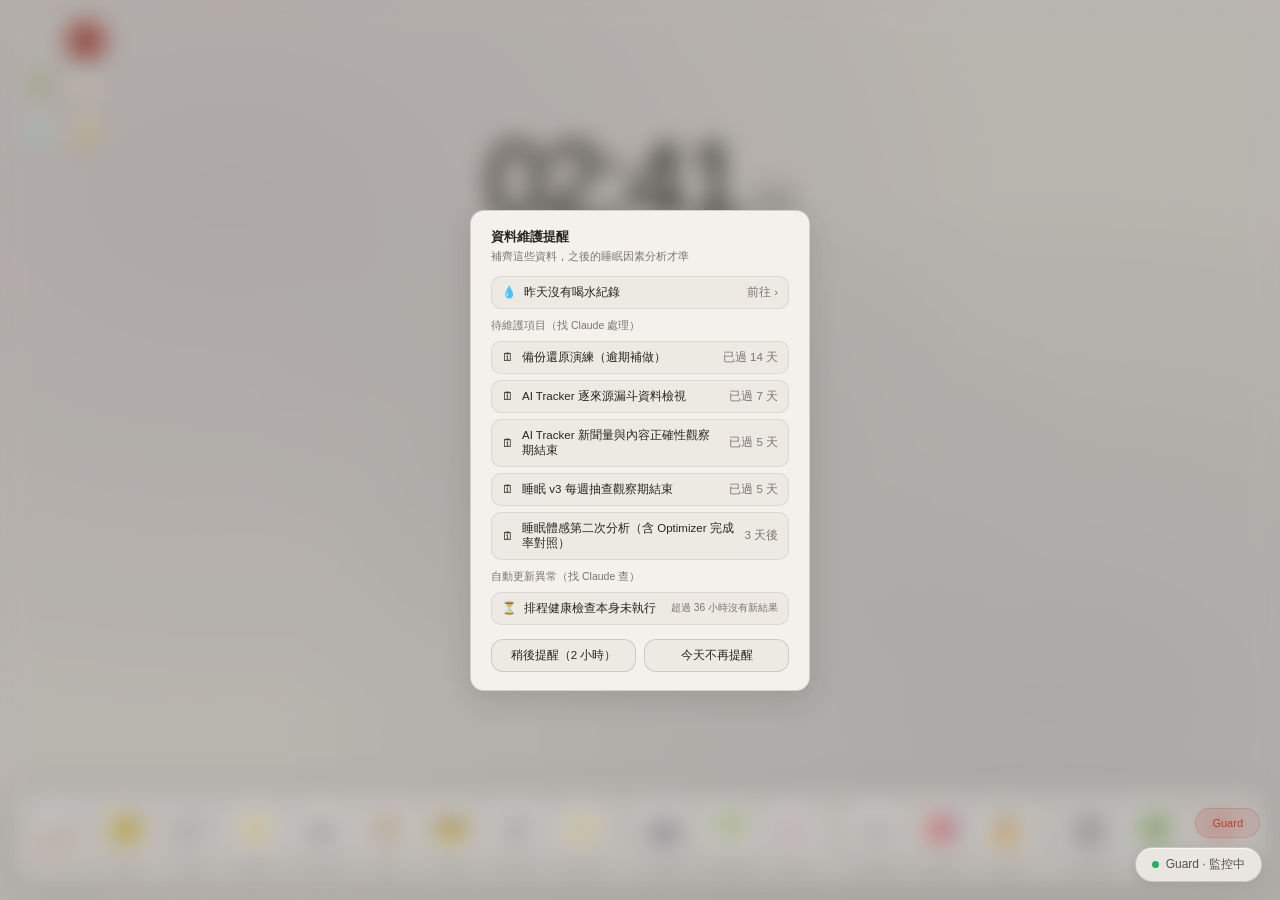
<file: index.html>
<!DOCTYPE html>
<html lang="zh-TW">
<head>
  <link rel="icon" href="data:image/svg+xml,<svg xmlns=%22http://www.w3.org/2000/svg%22 viewBox=%220 0 100 100%22><text y=%220.9em%22 font-size=%2290%22>🎛️</text></svg>">
<meta charset="UTF-8"/>
<meta name="viewport" content="width=device-width,initial-scale=1,viewport-fit=cover"/>
<title>Control Center ✦</title>
<link rel="stylesheet" href="cc_styles.css">
</head>
<body>

<div id="bg-default"></div>
<div id="bg-wallpaper"></div>
<div id="noise"></div>

<div id="header">
  <div><span id="clock">00:00</span><span id="clock-sec">:00</span></div>
  <div id="date-line"></div>
  <div id="greeting"></div>
</div>

<div id="guard-group">
  <button id="guard-stop-btn" onclick="forceStopGuard()">⛔ 強制中止</button>
  <div id="guard-pill" onclick="openSettings('guard')">
    <span id="guard-dot"></span>
    <span id="guard-txt">Guard · 監控中</span>
  </div>
</div>

<button id="settings-btn" onclick="openSettings('appearance')" title="設定">⚙</button>
<button id="dev-btn" onclick="openDevDashboard()" title="開發概況">🛠️</button>
<button id="storage-btn" onclick="window.ccOpenStoragePanel&&ccOpenStoragePanel()" title="儲存空間檢視與清理">🧹</button>
<button id="lto-btn" onclick="toggleLtoPanel(event)" title="Nexus Portal">🌳</button>
<div id="lto-panel">
  <div class="lto-hd">NexusPortal</div>
  <a class="lto-row lto-lens" data-lens="public" href="https://nexus-portal-epq.pages.dev/?lens=public" target="_blank" rel="noopener noreferrer"><span class="lto-row-ic">○</span>Public</a>
  <a class="lto-row lto-lens" data-lens="photography" href="https://nexus-portal-epq.pages.dev/?lens=photography" target="_blank" rel="noopener noreferrer"><span class="lto-row-ic">▣</span>Photography</a>
  <a class="lto-row lto-lens" data-lens="creative" href="https://nexus-portal-epq.pages.dev/?lens=creative" target="_blank" rel="noopener noreferrer"><span class="lto-row-ic">◈</span>Creative</a>
  <a class="lto-row lto-lens" data-lens="astrology" href="https://nexus-portal-epq.pages.dev/?lens=astrology" target="_blank" rel="noopener noreferrer"><span class="lto-row-ic">◆</span>Astrology</a>
  <a class="lto-row lto-lens" data-lens="engineering" href="https://nexus-portal-epq.pages.dev/?lens=engineering" target="_blank" rel="noopener noreferrer"><span class="lto-row-ic">≡</span>Engineering</a>
  <a id="lto-decks-row" class="lto-row" href="https://nexus-portal-epq.pages.dev/#decks" target="_blank" rel="noopener noreferrer"><span class="lto-row-ic">▶</span>簡報（唯讀）</a>
  <div id="lto-edit-sep" class="lto-sep"></div>
  <a id="lto-edit-row" class="lto-row" href="https://nexus-portal-epq.pages.dev/" target="_blank" rel="noopener noreferrer"><span class="lto-row-ic">✎</span>Edit Mode</a>
</div>
<button id="lab-btn" onclick="openLab()" title="實驗中">🧪</button>
<button id="nudge-btn" onclick="checkDataNudge(true,true)" title="資料維護提醒">🔔</button>

<!-- DOCK -->
<div id="dock-outer">
  <!-- Lab Mobile Card (visible only on touch devices) -->
  <div id="lab-mobile-card">
    <div style="display:flex;align-items:center;justify-content:space-between;margin-bottom:12px">
      <div style="font-size:.72rem;font-weight:700;text-transform:uppercase;letter-spacing:.08em;color:var(--faint)">🧪 實驗中</div>
      <button onclick="openLab();switchLabTab('links')" style="background:none;border:none;cursor:pointer;font-size:15px;color:var(--faint);padding:2px 6px;border-radius:7px;line-height:1;" title="管理連結">⚙️</button>
    </div>
    <div class="lab-icon-grid" id="lab-mobile-grid"></div>
  </div>
  <div id="dock">
    <!-- SAS Group -->
    <div class="d-icon" data-id="sas-hub" onclick="dClick(this,'sas-hub')">
      <div class="d-box">🧬</div>
      <span class="d-lbl">SAS Hub</span>
    </div>
    <div class="d-icon" data-id="sleep" onclick="dClick(this,'sleep')">
      <div class="d-box">😴</div>
      <span class="d-lbl">Sleep</span>
    </div>
    <div class="d-icon" data-id="mental" onclick="dClick(this,'mental')">
      <div class="d-box">💭</div>
      <span class="d-lbl">Mental</span>
    </div>
    <div class="d-icon" data-id="optimizer" onclick="dClick(this,'optimizer')">
      <div class="d-box">⚡</div>
      <span class="d-lbl">Optimizer</span>
    </div>
    <div class="d-icon" data-id="scratch" onclick="dClick(this,'scratch')">
      <div class="d-box">🗂</div>
      <span class="d-lbl">Scratchpad</span>
    </div>
    <div class="d-icon" data-id="career" onclick="dClick(this,'career')">
      <div class="d-box">🪜</div>
      <span class="d-lbl">Career</span>
    </div>
    <div class="d-icon" data-id="finance" onclick="dClick(this,'finance')">
      <div class="d-box">💳</div>
      <span class="d-lbl">Finance</span>
    </div>
    <div class="d-icon" data-id="refueler" onclick="dClick(this,'refueler')">
      <div class="d-box">☕</div>
      <span class="d-lbl">Refueler</span>
    </div>
    <div class="d-icon" data-id="report" onclick="openSASAnalysis()">
      <div class="d-box">✨</div>
      <span class="d-lbl">Overview</span>
    </div>
    <div class="d-sep"></div>
    <!-- World Group -->
    <div class="d-icon" data-id="aitracker" onclick="dClick(this,'aitracker')">
      <div class="d-box">🤖</div>
      <span class="d-lbl">AI Tracker</span>
    </div>
    <div class="d-icon" data-id="renewable" onclick="dClick(this,'renewable')">
      <div class="d-box">🌱</div>
      <span class="d-lbl">Renewable</span>
    </div>
    <div class="d-icon" data-id="stock" onclick="dClick(this,'stock')">
      <div class="d-box">📈</div>
      <span class="d-lbl">Stock</span>
    </div>
    <div class="d-sep"></div>
    <!-- Learn Group -->
    <div class="d-icon" data-id="wordvault" onclick="dClick(this,'wordvault')">
      <div class="d-box">📖</div>
      <span class="d-lbl">WordVault</span>
    </div>
    <div class="d-icon" data-id="english" onclick="dClick(this,'english')">
      <div class="d-box">🎯</div>
      <span class="d-lbl">English</span>
    </div>
    <div class="d-icon" data-id="mentaltool" onclick="dClick(this,'mentaltool')">
      <div class="d-box">🧘</div>
      <span class="d-lbl">Ziwei</span>
    </div>
    <div class="d-sep"></div>
    <div class="d-icon" data-id="podcast" onclick="dClick(this,'podcast')">
      <div class="d-box">🎧</div>
      <span class="d-lbl">Podcast</span>
    </div>
    <div class="d-icon" data-id="oasis" onclick="dClick(this,'oasis')">
      <div class="d-box">🌿</div>
      <span class="d-lbl">Oasis</span>
    </div>
    <div class="d-icon" data-id="worship" onclick="dClick(this,'worship')">
      <div class="d-box">⛩️</div>
      <span class="d-lbl">Worship</span>
    </div>
  </div>
</div>

<!-- Lab Overlay -->
<div id="lab-overlay" style="display:none;" onclick="if(event.target===this)closeLab()">
  <div id="lab-panel">
    <div id="lab-sidebar">
      <div class="s-cat" style="font-size:10px;color:var(--faint);letter-spacing:.08em;text-transform:uppercase;font-weight:700;padding:0 8px;margin-bottom:5px;">實驗空間</div>
      <button class="s-tab on" id="lab-tab-exp" onclick="switchLabTab('exp')"><span class="s-tab-ic">🧪</span>實驗中</button>
      <button class="s-tab" id="lab-tab-links" onclick="switchLabTab('links')"><span class="s-tab-ic">🔗</span>連結管理</button>
    </div>
    <div id="lab-content"></div>
  </div>
</div>

<!-- Dev Dashboard Overlay -->
<div id="dev-overlay" style="display:none;" onclick="if(event.target===this)closeDevDashboard()">
  <div id="dev-panel">
    <div id="dev-panel-hd">
      <div id="dev-panel-title">🛠️ 生態系開發與運作狀態</div>
      <button id="dev-panel-close" onclick="closeDevDashboard()">✕</button>
    </div>
    <div id="dev-panel-sub"></div>
    <div id="dev-panel-body"></div>
  </div>
</div>

<!-- Tooltip -->
<div id="tooltip" class="tt-hide" style="display:none;"></div>

<!-- Settings Overlay -->
<div id="settings-overlay" style="display:none;" onclick="if(event.target===this)closeSettings()">
  <div id="settings-panel">
    <div id="s-sidebar">
      <div class="s-cat">偏好設定</div>
      <button class="s-tab on" data-tab="appearance" onclick="switchTab('appearance')"><span class="s-tab-ic">🖼</span>外觀</button>
      <button class="s-tab" data-tab="links" onclick="switchTab('links')"><span class="s-tab-ic">🔗</span>連結管理</button>
      <div class="s-cat">系統</div>
      <button class="s-tab" data-tab="guard" onclick="switchTab('guard')"><span class="s-tab-ic">🐱</span>Guard</button>
      <button class="s-tab" data-tab="api" onclick="switchTab('api')"><span class="s-tab-ic">🔑</span>API 設定</button>
    </div>
    <div id="s-content"></div>
  </div>
</div>

<!-- 資料維護提醒彈窗（B1）：「今天不再提醒」寫 cc_data_nudge_date、「稍後提醒」寫 cc_data_nudge_snooze（2 小時），皆單裝置設定，不入同步白名單 -->
<div id="nudge-overlay" style="display:none;position:fixed;inset:0;z-index:800;background:rgba(40,38,32,.25);backdrop-filter:blur(12px);align-items:center;justify-content:center;" onclick="if(event.target===this)closeDataNudge('later')">
  <div style="background:var(--card);border:.5px solid var(--bstr);border-radius:14px;padding:18px 20px;width:min(86vw,340px);box-shadow:0 8px 30px rgba(40,38,32,.15);">
    <div style="font-size:.8rem;font-weight:700;color:var(--ink);margin-bottom:4px;">資料維護提醒</div>
    <div id="nudge-gap-sub" style="font-size:.66rem;color:var(--faint);margin-bottom:12px;">補齊這些資料，之後的睡眠因素分析才準</div>
    <div id="nudge-list"></div>
    <div id="nudge-cp-sub" style="display:none;font-size:.66rem;color:var(--faint);margin:10px 0 8px;">待維護項目（找 Claude 處理）</div>
    <div id="nudge-cp-list"></div>
    <div id="nudge-ph-sub" style="display:none;font-size:.66rem;color:var(--faint);margin:10px 0 8px;">自動更新異常（找 Claude 查）</div>
    <div id="nudge-ph-list"></div>
    <div id="nudge-empty" style="display:none;font-size:.72rem;color:var(--sub);padding:10px 0 2px;">目前沒有需要處理的項目</div>
    <div style="display:flex;gap:8px;margin-top:14px;">
      <button id="nudge-later-btn" onclick="closeDataNudge('later')" style="flex:1;font-size:.72rem;padding:8px 0;border-radius:12px;border:.5px solid var(--bstr);background:var(--bg2);color:var(--ink);cursor:pointer;">稍後提醒（2 小時）</button>
      <button id="nudge-ok-btn" onclick="closeDataNudge('today')" style="flex:1;font-size:.72rem;padding:8px 0;border-radius:12px;border:.5px solid var(--bstr);background:var(--bg2);color:var(--ink);cursor:pointer;">今天不再提醒</button>
    </div>
  </div>
</div>

<!-- Guard Overlay -->
<div id="guard-overlay" style="display:none;">
  <div id="cat-stage">
    <div id="big-cat">🐱</div>
    <div id="guard-reason"></div>
    <div id="cat-speech"></div>
    <button id="guard-snooze-btn" onclick="snoozeGuard()">今日不再提醒</button>
  </div>
  <div id="guard-ctrl">
    <div id="guard-msg"></div>
    <button id="rest-btn" onclick="startBreak()"></button>
    <div id="break-cd"></div>
    <div id="break-lbl"></div>
    <button id="resume-btn" onclick="endBreak()"></button>
  </div>
</div>

<!-- SAS Analysis Modal -->
<div class="m-ov" id="sas-ov" style="display:none;" onclick="if(event.target===this)closeSAS()">
  <div class="m-pn" id="sas-pn"></div>
</div>

<button id="dbg-btn" onclick="debugTrigger()">Guard</button>

<!-- Sync Pill -->
<div id="sync-pill">
  <div id="sync-time"></div>
  <div id="backup-health" style="font-size:9px;color:var(--faint);white-space:nowrap;line-height:1;min-height:10px;"></div>
  <div id="sync-btns">
    <button id="sync-up" onclick="syncUpload()" title="Upload localStorage → Gist">↑</button>
    <div id="sync-sep"></div>
    <button id="sync-dn" onclick="syncDownload()" title="Download from Gist → restore">↓</button>
  </div>
</div>
<div id="sync-msg"></div>

<script src="cc_store.js"></script>
<script>
'use strict';
const GS_KEY='guard_settings_v1', GROQ_KEY='groq_key', LINKS_KEY='cc_links_v2', WP_KEY='cc_wp_v1', RF_KEY='refueler_v1';
// 10-02一次性清理：LinkedIn求職進度/Notion同步功能已下線（使用者已刪除Notion integration並清掉Mac/iPhone上的token），
// 清除瀏覽器殘留的舊資料，避免殘留無用資料或被誤認為仍在使用
try{['notion_token','notion_li_db','cc_linkedin_v1','cc_linkedin_v2'].forEach(k=>{try{localStorage.removeItem(k)}catch(e){}})}catch(e){}
// 08-04：TODAY改本地日（原UTC日），跟SAS Hub/Daily Optimizer的dkey()/todayKey()對齊——
// 本地凌晨0-8點原本會讀到UTC「昨天」的review_/wellness_v5資料。CC規範仍是用TODAY常數，
// 不呼叫其他檔案的today()函式（見feedback_cc_today_constant教訓，混用曾崩Guard設定頁）。
function _localDateKey(d){return d.getFullYear()+'-'+String(d.getMonth()+1).padStart(2,'0')+'-'+String(d.getDate()).padStart(2,'0');}
const TODAY=_localDateKey(new Date());
const SLEEP_URL='https://resolutetinging.github.io/sleep-dashboard/sleep_dashboard_v3_live.html';
const PROXIES=[u=>`https://corsproxy.io/?${encodeURIComponent(u)}`,u=>`https://api.allorigins.win/get?url=${encodeURIComponent(u)}`];

const CAT_SVG=`<svg viewBox="0 0 500 200" xmlns="http://www.w3.org/2000/svg" style="width:min(88vw,500px);filter:drop-shadow(0 20px 60px rgba(0,0,0,.5))"><defs><radialGradient id="gbody" cx="40%" cy="30%" r="65%"><stop offset="0%" stop-color="#f8a828"/><stop offset="65%" stop-color="#e07820"/><stop offset="100%" stop-color="#b85c10"/></radialGradient><radialGradient id="gbelly" cx="50%" cy="40%" r="55%"><stop offset="0%" stop-color="#fff3dc"/><stop offset="100%" stop-color="#f5c870"/></radialGradient><radialGradient id="ghead" cx="42%" cy="35%" r="60%"><stop offset="0%" stop-color="#f8a028"/><stop offset="100%" stop-color="#c87018"/></radialGradient></defs>
<ellipse cx="252" cy="193" rx="210" ry="9" fill="rgba(0,0,0,.22)"/>
<path class="tl" d="M418 125 C458 95 482 55 462 28 C450 12 430 16 434 38" fill="none" stroke="#c06812" stroke-width="22" stroke-linecap="round"/><path class="tl" d="M418 125 C458 95 482 55 462 28 C450 12 430 16 434 38" fill="none" stroke="#e8900c" stroke-width="14" stroke-linecap="round"/><path class="tl" d="M418 125 C458 95 482 55 462 28 C450 12 430 16 434 38" fill="none" stroke="#f8b030" stroke-width="5" stroke-linecap="round"/>
<path class="bd" d="M98 152 C94 115 132 86 215 82 C300 78 394 92 438 128 C452 155 438 175 395 183 C328 196 128 196 95 174 Z" fill="url(#gbody)"/>
<path d="M130 170 C152 148 205 136 282 134 C358 132 408 148 424 168 C410 185 368 192 278 194 C185 196 140 188 130 170 Z" fill="url(#gbelly)"/>
<path d="M218 84 C232 80 248 80 260 84" fill="none" stroke="#bf6010" stroke-width="3.5" opacity=".42" stroke-linecap="round"/><path d="M214 95 C230 90 250 90 268 95" fill="none" stroke="#bf6010" stroke-width="3" opacity=".38" stroke-linecap="round"/><path d="M305 83 C322 79 340 80 354 85" fill="none" stroke="#bf6010" stroke-width="3.5" opacity=".42" stroke-linecap="round"/><path d="M300 94 C320 90 344 91 360 96" fill="none" stroke="#bf6010" stroke-width="3" opacity=".38" stroke-linecap="round"/>
<ellipse cx="378" cy="186" rx="44" ry="16" fill="#c86e14"/><ellipse cx="378" cy="184" rx="36" ry="11" fill="#de8a22"/><circle cx="358" cy="186" r="7.5" fill="#be6610"/><circle cx="378" cy="190" r="7.5" fill="#be6610"/><circle cx="398" cy="186" r="7.5" fill="#be6610"/>
<ellipse class="pw" cx="60" cy="182" rx="62" ry="21" fill="url(#ghead)"/><circle cx="28" cy="186" r="9" fill="#c06514" opacity=".9"/><circle cx="48" cy="192" r="9.5" fill="#c06514" opacity=".9"/><circle cx="70" cy="195" r="9.5" fill="#c06514" opacity=".9"/><circle cx="92" cy="192" r="9" fill="#c06514" opacity=".9"/>
<path d="M104 150 C112 120 136 102 165 98 C158 120 142 142 128 165 Z" fill="#e08820"/>
<circle class="hd" cx="165" cy="87" r="67" fill="url(#ghead)"/>
<path d="M144 34 C154 25 167 23 178 28" fill="none" stroke="#bf6010" stroke-width="2.5" opacity=".42" stroke-linecap="round"/><path d="M138 49 C150 40 166 38 178 44" fill="none" stroke="#bf6010" stroke-width="2" opacity=".38" stroke-linecap="round"/>
<path d="M113 66 L98 26 L144 52 Z" fill="#e08820"/><path d="M117 64 L104 32 L138 52 Z" fill="#cc8888"/>
<path d="M200 60 L214 22 L228 58 Z" fill="#e08820"/><path d="M200 59 L212 28 L222 57 Z" fill="#cc8888"/>
<ellipse cx="164" cy="108" rx="33" ry="25" fill="#fce5bc" opacity=".72"/>
<ellipse class="el" cx="144" cy="84" rx="14" ry="9" fill="#608c30"/><ellipse cx="144" cy="87" rx="9" ry="7.5" fill="#181818"/><ellipse cx="148" cy="82" rx="3.5" ry="2.5" fill="rgba(255,255,255,.72)"/><path d="M130 84 Q144 76 158 84" fill="#e08820" opacity=".5"/>
<ellipse class="er" cx="184" cy="82" rx="14" ry="9" fill="#608c30"/><ellipse cx="184" cy="85" rx="9" ry="7.5" fill="#181818"/><ellipse cx="188" cy="80" rx="3.5" ry="2.5" fill="rgba(255,255,255,.72)"/><path d="M170 82 Q184 74 198 82" fill="#e08820" opacity=".5"/>
<path d="M157 106 L171 106 L164 114 Z" fill="#cc5078"/><line x1="164" y1="114" x2="164" y2="120" stroke="#cc5078" stroke-width="1.6"/>
<path d="M164 120 Q153 128 146 126" fill="none" stroke="#cc5078" stroke-width="2" stroke-linecap="round"/><path d="M164 120 Q175 128 182 126" fill="none" stroke="#cc5078" stroke-width="2" stroke-linecap="round"/>
<line x1="118" y1="104" x2="154" y2="108" stroke="rgba(255,255,255,.85)" stroke-width="1.4"/><line x1="115" y1="110" x2="154" y2="112" stroke="rgba(255,255,255,.85)" stroke-width="1.4"/><line x1="118" y1="118" x2="154" y2="116" stroke="rgba(255,255,255,.85)" stroke-width="1.4"/>
<line x1="210" y1="102" x2="174" y2="108" stroke="rgba(255,255,255,.85)" stroke-width="1.4"/><line x1="213" y1="110" x2="174" y2="112" stroke="rgba(255,255,255,.85)" stroke-width="1.4"/><line x1="210" y1="118" x2="174" y2="116" stroke="rgba(255,255,255,.85)" stroke-width="1.4"/>
<style>.bd{animation:breathe 4s ease-in-out infinite;transform-box:fill-box;transform-origin:center}.hd{animation:breathe 4s ease-in-out infinite;transform-box:fill-box;transform-origin:center}.tl{animation:tailWag 3.2s ease-in-out infinite;transform-origin:418px 125px}.el{animation:blinkEye 6s ease-in-out infinite;transform-box:fill-box;transform-origin:center}.er{animation:blinkEye 6s ease-in-out infinite .18s;transform-box:fill-box;transform-origin:center}.pw{animation:knead 5s ease-in-out infinite;transform-box:fill-box;transform-origin:center}@keyframes breathe{0%,100%{transform:scaleY(1)}50%{transform:scaleY(1.048)}}@keyframes tailWag{0%,100%{transform:rotate(0deg)}50%{transform:rotate(22deg)}}@keyframes blinkEye{0%,85%,100%{transform:scaleY(1)}91%{transform:scaleY(.06)}}@keyframes knead{0%,100%{transform:translateY(0)}50%{transform:translateY(-4px)}}</style>
</svg>`;

// ── LIVE DATA (populated async on load) ──
let LIVE={sleep:null,mental:null,optimizer:null,aitracker:null};

function loadMentalData(){
  try{
    const db=JSON.parse(localStorage.getItem('wellness_v5')||'{}');
    const es=(db.entries||[]).filter(e=>e.timestamp&&_localDateKey(new Date(e.timestamp))===TODAY);
    LIVE.mental={entries:es.map(e=>({
      time:e.timestamp?e.timestamp.slice(11,16):'',
      score:e.moodScore,
      factors:(e.impactFactors||[]).map(f=>f.detail||f.category||'').filter(Boolean)
    }))};
  }catch{}
}
function loadOptimizerData(){
  try{
    const rev=JSON.parse(localStorage.getItem('review_'+TODAY)||'{}');
    const tasks=JSON.parse(localStorage.getItem('tina_tasks')||'[]');
    const items=rev.items||[];
    const taskList=items.length>0
      ?items.map(t=>({text:t.name,done:t.status==='done'}))
      :tasks;
    const done=items.length>0?items.filter(t=>t.status==='done').length:tasks.filter(t=>t.done).length;
    const total=items.length>0?items.length:tasks.length;
    LIVE.optimizer={total,done,rest:rev.restMode||false,combatPower:rev.combatPower!=null?+rev.combatPower:null,endTime:rev.endTime||null,tasks:taskList};
  }catch{}
}
function loadAITrackerData(){
  try{const note=localStorage.getItem('note_'+TODAY)||'';LIVE.aitracker={hasNote:!!note.trim()};}catch{}
}
function fetchSleepData(){
  try{
    // Primary: read from localStorage (written by sleep_dashboard.html on load)
    const stored=JSON.parse(localStorage.getItem('sas_sleep_latest')||'null');
    const cp=parseInt(localStorage.getItem('sas_combat')||'0')||null;
    const cpSingle=parseInt(localStorage.getItem('sas_combat_single')||'0')||null;
    if(stored||cp){
      const deepP=stored?.deepP??0,remP=stored?.remP??0,coreP=stored?.coreP??0,awakeP=stored?.awakeP??0;
      const combatPower=cp??(()=>{
        // Recompute using sleep_dashboard formula if sas_combat missing
        const remScore=Math.min(remP/22.5*100,100);
        const deepScore=Math.min(deepP/18*100,100);
        return Math.round(deepScore*0.7+remScore*0.3);
      })();
      const trend7=stored?.trend7||[];
      LIVE.sleep={
        date:stored?.date||'—',deepP,remP,coreP,awakeP,
        combatPower,
        combatSingle:  stored?.combatSingle   ?? cpSingle,
        combatWeighted:stored?.combatWeighted ?? cp,
        nightsWeighted:stored?.nightsWeighted ?? 1,
        totalMin:  stored?.totalMin  ?? null,
        bedtime:   stored?.bedtime   ?? null,
        wake:      stored?.wake      ?? null,
        pace:combatPower>=80?'高效能 · 火力全開 🔥':combatPower>=70?'穩定輸出 ⚡':combatPower>=60?'注意 · 稍作保留 ⚠':'恢復優先 · 輕量任務 💤',
        endTime:localStorage.getItem('sas_endurance')||null,
        trend7
      };
    } else {
      // No localStorage data → user hasn't visited sleep dashboard yet
      LIVE.sleep=null;
    }
  }catch{}
}
async function initLiveData(){
  loadMentalData();loadOptimizerData();loadAITrackerData();
  fetchSleepData();
  checkGuard();
}

// ── DEFAULT LINKS ──
const DEFAULT_LINKS={
  'sas-hub':   'https://resolutetinging.github.io/sleep-dashboard/',
  'sleep':     'https://resolutetinging.github.io/sleep-dashboard/sleep_dashboard_v3_live.html',
  'mental':    'https://resolutetinging.github.io/wellness-tracker/mental-dashboard.html',
  'optimizer': 'https://resolutetinging.github.io/daily-optimizer/daily_optimizer_v3.html',
  'refueler':  './refueler.html',
  'aitracker': 'https://resolutetinging.github.io/aitracker/ai_tracker_v6.html',
  'renewable': 'https://resolutetinging.github.io/renewable-tracker/renewable_tracker.html',
  'stock':     'https://resolutetinging.github.io/stock-tracker/stock_watchlist.html',
  'wordvault': 'https://resolutetinging.github.io/wordvault/WordVault.html',
  'mentaltool':'notion://www.notion.so',
  'podcast':   'notion://www.notion.so',
  'oasis':     './oasis.html',
  'worship':   './worship.html',
  'english':   './english-sandbox.html',
  'scratch':   './scratchpad.html',
  'career':    './career-matrix.html',
  'finance':   './finance-planner.html',
};
function getLinks(){try{var l={...DEFAULT_LINKS,...JSON.parse(localStorage.getItem(LINKS_KEY)||'{}')};if(typeof l.sleep==='string'&&l.sleep.endsWith('sleep_dashboard_v2.html'))l.sleep=DEFAULT_LINKS.sleep;return l;}catch{return{...DEFAULT_LINKS};}}
// 連結 URL 白名單：http(s)、notion://、無 scheme 的相對路徑；其餘（javascript:/data: 等）一律拒絕
function ccSafeUrl(u){u=String(u==null?'':u).trim();if(/[\u0000-\u001f\u007f]/.test(u))return'';if(/^(https?:\/\/|notion:\/\/)/i.test(u))return u;if(/^[a-z][a-z0-9+.\-]*:/i.test(u))return'';return u;}
function saveLinks(l){localStorage.setItem(LINKS_KEY,JSON.stringify(l));}

// ── MOCK / LIVE DATA ──
const MOCK={
  sleep:{dur:'7h 12m',q:78,deep:'1h45m',rem:'2h08m',trend:'↑'},
  mental:{score:7.2,trend:'↑',streak:5},
  opt:{stamina:62,endTime:'18:30',done:4,total:7,focus:'3.5h'},
  ai:{models:2,topic:'Multimodal',news:8},
  li:{applied:3,pending:2,saved:5},
  wv:{total:234,today:5,streak:12},
  mt:{streak:7,unread:2},
  pc:{unread:3,recent:'The Knowledge Project'}
};
function rfToday(){
  try{
    const d=JSON.parse(localStorage.getItem(RF_KEY)||'{}');
    const td=new Date().toDateString();
    const te=(d.entries||[]).filter(e=>new Date(e.timestamp).toDateString()===td);
    return{coffee:te.filter(e=>e.type==='coffee').length,water:te.filter(e=>e.type==='water').reduce((s,e)=>s+(e.amount||0),0)};
  }catch{return{coffee:0,water:0};}
}

// ── WALLPAPER ──
const WP_PRESETS=[
  {key:'sand',  name:'暖麻砂',  bg:'radial-gradient(ellipse at 18% 22%,rgba(139,120,152,.14) 0%,transparent 52%),radial-gradient(ellipse at 82% 78%,rgba(92,122,150,.12) 0%,transparent 52%),#e8e4de'},
  {key:'lav',   name:'薰衣草霧',bg:'radial-gradient(ellipse at 25% 30%,rgba(176,148,198,.22) 0%,transparent 55%),radial-gradient(ellipse at 78% 72%,rgba(136,120,172,.18) 0%,transparent 55%),#ece7f2'},
  {key:'sage',  name:'鼠尾草晨',bg:'radial-gradient(ellipse at 20% 20%,rgba(94,143,126,.2) 0%,transparent 52%),radial-gradient(ellipse at 80% 80%,rgba(92,122,150,.12) 0%,transparent 52%),#e4ece8'},
  {key:'rose',  name:'玫瑰奶茶',bg:'radial-gradient(ellipse at 22% 25%,rgba(176,120,100,.18) 0%,transparent 52%),radial-gradient(ellipse at 80% 75%,rgba(158,107,122,.14) 0%,transparent 52%),#ede6e3'},
  {key:'blue',  name:'矢車菊藍',bg:'radial-gradient(ellipse at 20% 22%,rgba(92,122,150,.22) 0%,transparent 52%),radial-gradient(ellipse at 80% 78%,rgba(78,110,138,.16) 0%,transparent 52%),#e4eaf2'},
  {key:'dusk',  name:'暮光石板',bg:'radial-gradient(ellipse at 22% 25%,rgba(90,80,120,.35) 0%,transparent 52%),radial-gradient(ellipse at 80% 75%,rgba(60,90,130,.3) 0%,transparent 52%),#2a2838'},
];

function applyBG(preset){
  const bg=document.getElementById('bg-default');
  const wp=document.getElementById('bg-wallpaper');
  bg.style.background=preset.bg;
  wp.classList.remove('active');
  _wpDataUrl='';
  localStorage.setItem(WP_KEY,'preset:'+preset.key);
  // 切回預設色時，順手清掉舊的自訂桌布（IndexedDB 大 blob 不留孤兒資料）
  if(localStorage.getItem(WP_KEY+'__idb')==='1'){
    localStorage.removeItem(WP_KEY+'__idb');
    if(window.ccStore) ccStore.del(WP_KEY).catch(()=>{});
  }
}
// 只畫面呈現，不落地儲存（loadWP 從 IndexedDB 讀回時用這個，避免每次載入都重寫一次）
function paintCustomWP(dataUrl){
  const wp=document.getElementById('bg-wallpaper');
  wp.style.backgroundImage='url('+dataUrl+')';
  wp.classList.add('active');
  _wpDataUrl=dataUrl; _wpImgW=0; _wpImgH=0;
  wpApplyPos();                       // 尺寸量到前先套模式（cover／contain／stretch）
  wpMeasure(dataUrl, wpApplyPos);     // 量到原圖尺寸再套縮放與位置
}
function wpWhenMeasured(cb){
  if(_wpImgW){ cb(); return; }
  if(_wpDataUrl) wpMeasure(_wpDataUrl, ()=>{ wpApplyPos(); cb(); });
}
async function applyCustomWP(dataUrl){
  paintCustomWP(dataUrl);
  if(!window.ccStore){ localStorage.setItem(WP_KEY,'custom:'+dataUrl); return; } // 極端 fallback：無 cc_store.js 時退回舊行為
  try{
    await ccStore.put(WP_KEY,'custom:'+dataUrl);
    localStorage.removeItem(WP_KEY);
    localStorage.setItem(WP_KEY+'__idb','1');
  }catch(e){ console.warn('[cc_wp] 儲存自訂桌布到 IndexedDB 失敗，改存 localStorage：',e); localStorage.setItem(WP_KEY,'custom:'+dataUrl); }
}
async function resetWP(){
  document.getElementById('bg-wallpaper').classList.remove('active');
  _wpDataUrl=''; localStorage.removeItem(WP_POS_KEY);
  document.getElementById('bg-default').style.background='';
  localStorage.removeItem(WP_KEY);
  const wasIdb=localStorage.getItem(WP_KEY+'__idb')==='1';
  localStorage.removeItem(WP_KEY+'__idb');
  if(wasIdb&&window.ccStore){ try{ await ccStore.del(WP_KEY); }catch(e){} }
}
// 一次性遷移：頁面載入時把舊版存在 localStorage 的自訂桌布搬去 IndexedDB
async function migrateWPToIDB(){
  if(!window.ccStore) return;
  try{ await ccStore.migrate(WP_KEY); }catch(e){ console.warn('[cc_wp] 遷移失敗，保留原狀：',e); }
}
async function loadWP(){
  await migrateWPToIDB();
  const v=localStorage.getItem(WP_KEY)||'';
  if(v.startsWith('preset:')){
    const k=v.slice(7);
    const p=WP_PRESETS.find(x=>x.key===k);
    if(p)applyBG(p);
    return;
  }
  if(v.startsWith('custom:')){ // 尚未遷移成功時的保底相容
    paintCustomWP(v.slice(7));
    return;
  }
  if(localStorage.getItem(WP_KEY+'__idb')==='1'&&window.ccStore){
    try{
      const idbV=await ccStore.get(WP_KEY);
      if(idbV&&idbV.indexOf('custom:')===0) paintCustomWP(idbV.slice(7));
    }catch(e){ console.warn('[cc_wp] 讀取 IndexedDB 桌布失敗：',e); }
  }
}

// ── 11-19 自訂桌布顯示範圍：預覽窗口拖拉位置＋縮放；模式 cover（填滿，可拖拉縮放）／contain（完整顯示）／stretch（延展）
// key cc_wp_pos_v1＝{mode,x,y,zoom}，與 cc_wp_v1 一樣裝置獨立、不在同步白名單
const WP_POS_KEY='cc_wp_pos_v1';
let _wpDataUrl='', _wpImgW=0, _wpImgH=0;
function wpPosLoad(){
  let p={};
  try{ p=JSON.parse(localStorage.getItem(WP_POS_KEY)||'{}')||{}; }catch(e){ p={}; }
  const num=(v,d,lo,hi)=>{ v=Number(v); return Number.isFinite(v)?Math.min(hi,Math.max(lo,v)):d; };
  return {mode:['cover','contain','stretch'].includes(p.mode)?p.mode:'cover', x:num(p.x,50,0,100), y:num(p.y,50,0,100), zoom:num(p.zoom,1,1,4)};
}
// 依容器尺寸算 background-size／position（cover×zoom 以像素計，position 用百分比）
function wpCalcStyle(pos, boxW, boxH){
  if(pos.mode==='stretch') return {size:'100% 100%', position:'center'};
  if(pos.mode==='contain') return {size:'contain', position:'center'};
  if(!_wpImgW||!_wpImgH||!boxW||!boxH) return {size:'cover', position:pos.x+'% '+pos.y+'%'};
  const s=Math.max(boxW/_wpImgW, boxH/_wpImgH)*pos.zoom;
  return {size:Math.ceil(_wpImgW*s)+'px '+Math.ceil(_wpImgH*s)+'px', position:pos.x+'% '+pos.y+'%'};
}
function wpApplyPos(){
  const wp=document.getElementById('bg-wallpaper');
  if(!wp||!_wpDataUrl) return;
  const st=wpCalcStyle(wpPosLoad(), window.innerWidth, window.innerHeight);
  wp.style.backgroundSize=st.size; wp.style.backgroundPosition=st.position;
}
function wpMeasure(dataUrl, cb){
  const im=new Image();
  im.onload=()=>{ if(dataUrl!==_wpDataUrl) return; _wpImgW=im.naturalWidth; _wpImgH=im.naturalHeight; cb&&cb(); };
  im.src=dataUrl;
}
window.addEventListener('resize', ()=>{ if(_wpDataUrl) wpApplyPos(); });

let _wpEdit=null;
function openWPPos(){
  if(!_wpDataUrl) return;
  const ov=document.createElement('div');
  ov.id='wp-pos-overlay';
  ov.innerHTML=`<div id="wp-pos-panel" onclick="event.stopPropagation()">
    <div class="s-title" style="margin-bottom:6px;">調整桌布顯示範圍</div>
    <div class="wp-pos-hint">框內是目前螢幕比例；「填滿」模式可拖拉圖片選擇要呈現的區塊、用滑桿放大</div>
    <div class="wp-pos-modes">
      <button type="button" data-m="cover" onclick="wpPosMode('cover')">填滿（可拖拉）</button>
      <button type="button" data-m="contain" onclick="wpPosMode('contain')">完整顯示</button>
      <button type="button" data-m="stretch" onclick="wpPosMode('stretch')">延展</button>
    </div>
    <div id="wp-pos-box"></div>
    <div class="wp-pos-zoom"><span>縮放</span><input type="range" id="wp-pos-zoom" min="1" max="4" step="0.05" oninput="wpPosZoom(this.value)"/><span id="wp-pos-zoom-v"></span></div>
    <div class="s-row" style="margin-top:12px;margin-bottom:0;justify-content:flex-end;">
      <button class="s-btn s-btn-g" onclick="wpPosCenter()">置中</button>
      <button class="s-btn s-btn-g" onclick="closeWPPos()">取消</button>
      <button class="s-btn s-btn-pr" onclick="saveWPPos()">套用</button>
    </div>
  </div>`;
  ov.addEventListener('click', closeWPPos);
  document.body.appendChild(ov);
  const box=document.getElementById('wp-pos-box');
  const ratio=window.innerWidth/Math.max(1,window.innerHeight);
  const maxW=Math.min(520, window.innerWidth-64), maxH=Math.min(360, window.innerHeight*0.5);
  let w=maxW, h=w/ratio; if(h>maxH){ h=maxH; w=h*ratio; }
  box.style.width=Math.round(w)+'px'; box.style.height=Math.round(h)+'px';
  box.style.backgroundImage='url("'+_wpDataUrl.replace(/"/g,'%22')+'")';
  _wpEdit={pos:wpPosLoad(), drag:null};
  box.addEventListener('pointerdown', wpPosDown);
  box.addEventListener('pointermove', wpPosMove);
  box.addEventListener('pointerup', wpPosUp);
  box.addEventListener('pointercancel', wpPosUp);
  wpPosRender();
}
function wpPosRender(){
  if(!_wpEdit) return;
  const box=document.getElementById('wp-pos-box'); if(!box) return;
  const p=_wpEdit.pos, st=wpCalcStyle(p, box.clientWidth, box.clientHeight);
  box.style.backgroundSize=st.size; box.style.backgroundPosition=st.position;
  box.style.cursor=p.mode==='cover'?'grab':'default';
  document.querySelectorAll('#wp-pos-panel .wp-pos-modes button').forEach(b=>b.classList.toggle('on', b.dataset.m===p.mode));
  const z=document.getElementById('wp-pos-zoom'), zv=document.getElementById('wp-pos-zoom-v');
  z.value=p.zoom; z.disabled=p.mode!=='cover'; zv.textContent=p.zoom.toFixed(2)+'×';
}
function wpPosMode(m){ if(!_wpEdit) return; _wpEdit.pos.mode=m; wpPosRender(); }
function wpPosZoom(v){ if(!_wpEdit) return; _wpEdit.pos.zoom=Math.min(4,Math.max(1,Number(v)||1)); wpPosRender(); }
function wpPosCenter(){ if(!_wpEdit) return; _wpEdit.pos.x=50; _wpEdit.pos.y=50; _wpEdit.pos.zoom=1; wpPosRender(); }
function wpPosDown(e){
  if(!_wpEdit||_wpEdit.pos.mode!=='cover') return;
  const box=e.currentTarget;
  _wpEdit.drag={sx:e.clientX, sy:e.clientY, x:_wpEdit.pos.x, y:_wpEdit.pos.y};
  try{ box.setPointerCapture(e.pointerId); }catch(_e){}
  box.style.cursor='grabbing'; e.preventDefault();
}
function wpPosMove(e){
  if(!_wpEdit||!_wpEdit.drag) return;
  const box=e.currentTarget, d=_wpEdit.drag, p=_wpEdit.pos;
  const st=wpCalcStyle(p, box.clientWidth, box.clientHeight).size.split(' ');
  const ox=parseFloat(st[0])-box.clientWidth, oy=parseFloat(st[1])-box.clientHeight;
  // 往右拖＝看到左邊＝百分比變小
  if(ox>0) p.x=Math.min(100,Math.max(0, d.x-(e.clientX-d.sx)/ox*100));
  if(oy>0) p.y=Math.min(100,Math.max(0, d.y-(e.clientY-d.sy)/oy*100));
  wpPosRender();
}
function wpPosUp(e){
  if(!_wpEdit) return;
  _wpEdit.drag=null;
  if(e&&e.currentTarget&&_wpEdit.pos.mode==='cover') e.currentTarget.style.cursor='grab';
}
function closeWPPos(){
  const ov=document.getElementById('wp-pos-overlay'); if(ov) ov.remove();
  _wpEdit=null;
}
function saveWPPos(){
  if(!_wpEdit) return;
  const p=_wpEdit.pos;
  localStorage.setItem(WP_POS_KEY, JSON.stringify({mode:p.mode, x:Math.round(p.x*10)/10, y:Math.round(p.y*10)/10, zoom:Math.round(p.zoom*100)/100}));
  wpApplyPos();
  closeWPPos();
}

// ── CLOCK ──
function tick(){
  const n=new Date();
  const h=String(n.getHours()).padStart(2,'0');
  const m=String(n.getMinutes()).padStart(2,'0');
  const s=String(n.getSeconds()).padStart(2,'0');
  document.getElementById('clock').textContent=h+':'+m;
  document.getElementById('clock-sec').textContent=':'+s;
  if(s==='00')updateBackupHealth();
  const WD=['Sun','Mon','Tue','Wed','Thu','Fri','Sat'];
  const yyyy=n.getFullYear(),mm=String(n.getMonth()+1).padStart(2,'0'),dd=String(n.getDate()).padStart(2,'0');
  document.getElementById('date-line').textContent=yyyy+'/'+mm+'/'+dd+' · '+WD[n.getDay()];
  const hr=n.getHours();
  document.getElementById('greeting').textContent=hr<5?'late night, get some rest 🌙':hr<12?'good morning ☀️':hr<17?'good afternoon 🌤':hr<21?'good evening 🌆':'late night 🌙';
}

// ── DOCK MAGNIFICATION ──
const dock=document.getElementById('dock');
function dockMag(e){
  dock.querySelectorAll('.d-icon').forEach(ic=>{
    const r=ic.getBoundingClientRect();
    const cx=r.left+r.width/2;
    const dist=Math.abs(e.clientX-cx);
    const maxD=120,maxS=0.58,maxY=22;
    if(dist<maxD){
      const f=1-dist/maxD;
      ic.style.transform=`translateY(${-(f*maxY)}px) scale(${1+f*maxS})`;
    } else {
      ic.style.transform='';
    }
  });
}
if(!window.matchMedia('(pointer:coarse)').matches){
  dock.addEventListener('mousemove',dockMag);
  dock.addEventListener('mouseleave',()=>dock.querySelectorAll('.d-icon').forEach(i=>i.style.transform=''));
}

// ── DOCK CLICK ──
function dClick(el,id){
  el.classList.remove('bouncing');void el.offsetWidth;el.classList.add('bouncing');
  setTimeout(()=>el.classList.remove('bouncing'),500);
  const links=getLinks();
  const url=links[id]||'';
  if(!url){openSettings('links');return;}
  const safe=ccSafeUrl(url);
  if(!safe){openSettings('links');return;}
  window.open(safe,'_blank','noopener,noreferrer');
}
// Mark dock icons whose link is not set
function updateUnsetFlags(){
  const links=getLinks();
  document.querySelectorAll('.d-icon').forEach(ic=>{
    const id=ic.dataset.id;
    if(!id||!links.hasOwnProperty(id))return;
    ic.dataset.unset=(!links[id])?'1':'0';
  });
}

// ── LEAN TOOLTIP 已抽出至 cc_tooltip.js（含 esc()，見 </body> 前標籤）──
// cc_tooltip.js 在本段 inline script 之後才載入；載入時 checkGuard()→triggerGuard() 就會用到 esc，故在此先宣告同一份（cc_tooltip.js 之後覆寫，行為相同）
function esc(s){return String(s==null?'':s).replace(/&/g,'&amp;').replace(/</g,'&lt;').replace(/>/g,'&gt;').replace(/"/g,'&quot;').replace(/'/g,'&#39;');}

// ── SETTINGS ──
let curTab='appearance';
function openSettings(tab){
  curTab=tab||'appearance';
  document.getElementById('settings-overlay').style.display='flex';
  renderTab(curTab);
  document.querySelectorAll('.s-tab').forEach(b=>{
    b.classList.toggle('on',b.dataset.tab===curTab);
  });
}
function closeSettings(){document.getElementById('settings-overlay').style.display='none';}
function switchTab(tab){
  curTab=tab;
  document.querySelectorAll('.s-tab').forEach(b=>b.classList.toggle('on',b.dataset.tab===tab));
  renderTab(tab);
}
function renderTab(tab){
  const el=document.getElementById('s-content');
  const links=getLinks();
  const eff=getEffective();
  const curWP=localStorage.getItem(WP_KEY)||'';

  if(tab==='appearance'){
    const presetCards=WP_PRESETS.map(p=>{
      const isActive=curWP==='preset:'+p.key;
      return`<div class="wp-card${isActive?' active':''}" onclick="applyBG_ui('${p.key}')" style="background:${p.bg};"><span class="wp-card-name">${p.name}</span></div>`;
    }).join('');
    el.innerHTML=`
      <div class="s-title">外觀</div>
      <div class="s-sec">
        <div class="s-lbl">桌布 / Wallpaper</div>
        <div class="wp-grid">
          ${presetCards}
          <label class="wp-upload" for="wp-inp">
            <span class="wp-upload-ic">📷</span>
            <span>上傳自訂圖片</span>
          </label>
        </div>
        <input type="file" id="wp-inp" accept="image/*" style="display:none;" onchange="onWPFile(this)"/>
        <div class="s-row">
          ${_wpDataUrl?'<button class="s-btn s-btn-g" onclick="wpWhenMeasured(openWPPos)">🖼 調整顯示範圍</button>':''}
          <button class="s-btn s-btn-g" onclick="resetWP();renderTab('appearance');">重設預設</button>
        </div>
      </div>
    `;
  } else if(tab==='links'){
    const linkRows=[
      {id:'sas-hub',lbl:'🧬 SAS Hub',ph:'../Sleep Dashboard/index.html'},
      {id:'sleep',lbl:'😴 Sleep Dashboard',ph:'../Sleep Dashboard/sleep_dashboard.html'},
      {id:'mental',lbl:'💭 Mental Dashboard',ph:'https://…'},
      {id:'optimizer',lbl:'⚡ Daily Optimizer',ph:'https://…'},
      {id:'refueler',lbl:'☕ Refueler',ph:'./refueler.html'},
      {id:'aitracker',lbl:'🤖 AI Tracker',ph:'../AI Tracker/ai_tracker_v6.html'},
      {id:'renewable',lbl:'🌱 Renewable Tracker',ph:'../Renewable Tracker/renewable_tracker.html'},
      {id:'stock',lbl:'📈 Stock Tracker',ph:'../Stock Tracker/stock_watchlist.html'},
      {id:'wordvault',lbl:'📖 WordVault',ph:'../WordVault/WordVault.html'},
      {id:'mentaltool',lbl:'🧘 Ziwei',ph:'notion://…'},
      {id:'podcast',lbl:'🎧 Podcast Memos',ph:'notion://…'},
      {id:'english',lbl:'🎯 English Sandbox',ph:'./english-sandbox.html'},
      {id:'scratch',lbl:'🗂 Scratchpad',ph:'./scratchpad.html'},
      {id:'career',lbl:'🪜 Career',ph:'./career-matrix.html'},
      {id:'finance',lbl:'💳 Finance',ph:'./finance-planner.html'},
    ];
    el.innerHTML=`
      <div class="s-title">連結管理</div>
      <div class="s-sec">
        ${linkRows.map(r=>`
          <div class="s-lbl" style="${r.highlight?'color:#7be08a;':''}">${r.lbl}${r.highlight&&!links[r.id]?' <span style="font-size:9px;background:rgba(123,224,138,.15);padding:2px 7px;border-radius:100px;letter-spacing:0;text-transform:none;">請設定</span>':''}</div>
          <input class="s-inp" style="margin-bottom:12px;" id="lnk-${r.id}" value="${esc(links[r.id]||'')}" placeholder="${r.ph}"/>
        `).join('')}
        <button class="s-btn s-btn-pr" onclick="saveAllLinks()">儲存所有連結</button>
      </div>
    `;
  } else if(tab==='guard'){
    const gs=getGuardData();
    const skipDur=gs.skipDur||60;
    const workTime=gs.workTime||15;
    const catUrl=localStorage.getItem('cc_cat_gif')||'';
    const cpDisplay=LIVE.sleep?.combatPower!=null?LIVE.sleep.combatPower:(LIVE.optimizer?.combatPower!=null?LIVE.optimizer.combatPower:'—');
    const isSnoozed=!!localStorage.getItem('guard_snooze_'+TODAY);
    const snoozeBar=isSnoozed?'<div style="display:flex;align-items:center;justify-content:space-between;background:var(--bg2);border-radius:var(--rsm);padding:8px 12px;margin-bottom:16px;"><span style="font-size:.7rem;color:var(--warn)">⚠ 今日 Guard 已靜默</span><button onclick="clearGuardSnooze()" style="font-size:.65rem;padding:4px 10px;border-radius:12px;border:.5px solid var(--bstr);background:transparent;color:var(--sub);cursor:pointer;">解除靜默</button></div>':'';
    el.innerHTML=`
      <div class="s-title">Guard 設定</div>
      <div class="s-sec">
        <div class="s-lbl">今日戰力（自動讀取）</div>
        <div style="font-size:22px;font-weight:700;color:var(--deep);margin-bottom:4px;">${esc(cpDisplay)}</div>
        <div style="font-size:11px;color:var(--faint);margin-bottom:${isSnoozed?'8':'16'}px;">來源：Sleep Dashboard 睡眠分析</div>
        ${snoozeBar}
        <div class="s-lbl">工作結束時間</div>
        <input class="s-inp" type="time" id="gs-t" value="${esc(eff.endTime)}" style="margin-bottom:18px;"/>
      </div>
      <div class="s-sec">
        <div class="s-lbl">介入時長（Guard Working Time）</div>
        <div style="display:flex;align-items:center;gap:10px;margin-bottom:16px;">
          <input class="s-inp" type="number" id="gs-work" min="1" max="60" value="${esc(workTime)}" style="width:80px;"/>
          <span style="font-size:13px;color:var(--faint);">分鐘</span>
        </div>
        <div class="s-lbl">跳過後冷卻時間（Cooldown）</div>
        <div style="display:flex;align-items:center;gap:10px;margin-bottom:16px;">
          <input class="s-inp" type="number" id="gs-skip" min="5" max="240" value="${esc(skipDur)}" style="width:80px;"/>
          <span style="font-size:13px;color:var(--faint);">分鐘</span>
        </div>
        <div class="s-lbl">GIF / 圖片 URL</div>
        <input class="s-inp" id="gs-cat" value="${esc(catUrl)}" placeholder="貼上 GIF 或圖片網址" style="margin-bottom:18px;"/>
        <button class="s-btn s-btn-pr" onclick="saveGS()">儲存設定</button>
      </div>
    `;
  } else if(tab==='api'){
    const k=localStorage.getItem(GROQ_KEY)||localStorage.getItem('tina_groq')||localStorage.getItem('oasis_groq_key')||'';
    const pat=localStorage.getItem('gh_pat')||'';
    const gid=localStorage.getItem('gist_id')||'';
    const nexusKey=localStorage.getItem('nexus_access')||'';
    el.innerHTML=`
      <div class="s-title">API 設定</div>
      <div class="s-sec">
        <div class="s-lbl">Groq API Key</div>
        <div style="display:flex;gap:6px;margin-bottom:22px;">
          <input class="s-inp" type="password" id="gs-k" value="${esc(k)}" placeholder="gsk_…" style="font-family:monospace;font-size:12px;flex:1;margin-bottom:0;" autocomplete="new-password" autocorrect="off" autocapitalize="none" spellcheck="false"/>
          <button onclick="toggleVis('gs-k',this)" style="background:rgba(40,38,32,.07);border:none;border-radius:8px;padding:0 10px;cursor:pointer;font-size:14px;color:var(--sub);flex-shrink:0;">👁</button>
        </div>
        <div class="s-lbl">GitHub PAT（↑↓ 同步用，需 gist 權限）</div>
        <div style="display:flex;gap:6px;margin-bottom:12px;">
          <input class="s-inp" type="password" id="gs-pat" value="${esc(pat)}" placeholder="ghp_…" style="font-family:monospace;font-size:12px;flex:1;margin-bottom:0;" autocomplete="new-password" autocorrect="off" autocapitalize="none" spellcheck="false"/>
          <button onclick="toggleVis('gs-pat',this)" style="background:rgba(40,38,32,.07);border:none;border-radius:8px;padding:0 10px;cursor:pointer;font-size:14px;color:var(--sub);flex-shrink:0;">👁</button>
        </div>
        <div class="s-lbl">Gist ID</div>
        <input class="s-inp" id="gs-gid" value="${esc(gid)}" placeholder="建立一個空 Gist，貼上 ID" style="font-family:monospace;font-size:12px;margin-bottom:4px;" autocomplete="off" autocorrect="off" autocapitalize="none" spellcheck="false"/>
        <div style="font-size:10.5px;color:var(--faint);margin-bottom:18px;line-height:1.6;">至 gist.github.com 建立 Secret Gist → 複製 URL 最後一段 ID。同步採白名單制：生活數據 key 存入 <code style="background:rgba(40,38,32,.07);padding:1px 5px;border-radius:4px;">cc_sync.json</code>，大型資料（圖片等）自動分塊為 cc_big__ 檔案；憑證類 key 一律不上傳。開頁後亦會自動備份（資料有變更時，10 分鐘節流）。</div>
        <div class="s-lbl">NexusPortal 密語</div>
        <div style="display:flex;gap:6px;margin-bottom:8px;">
          <input class="s-inp" type="password" id="gs-nexus" value="${esc(nexusKey)}" placeholder="貼上 NexusPortal access 密語" style="font-family:monospace;font-size:12px;flex:1;margin-bottom:0;" autocomplete="new-password" autocorrect="off" autocapitalize="none" spellcheck="false"/>
          <button onclick="toggleVis('gs-nexus',this)" style="background:rgba(40,38,32,.07);border:none;border-radius:8px;padding:0 10px;cursor:pointer;font-size:14px;color:var(--sub);flex-shrink:0;">👁</button>
        </div>
        <div style="font-size:10.5px;color:var(--faint);margin-bottom:18px;line-height:1.6;">僅存本機瀏覽器（不進源碼、不進 Gist 備份）。填入後左上 🌳 面板連結自動帶擁有者權限，未填時 Edit Mode 隱藏。</div>
        <button class="s-btn s-btn-pr" onclick="saveAPI()">儲存</button>
      </div>
    `;
  }
}
function applyBG_ui(key){
  const p=WP_PRESETS.find(x=>x.key===key);
  if(p){applyBG(p);renderTab('appearance');}
}
function onWPFile(inp){
  const f=inp.files[0];if(!f)return;
  const r=new FileReader();
  // 11-19：新圖從置中填滿開始，上傳後直接開預覽讓使用者拖拉選範圍
  r.onload=async ev=>{localStorage.removeItem(WP_POS_KEY);await applyCustomWP(ev.target.result);renderTab('appearance');wpWhenMeasured(openWPPos);};
  r.readAsDataURL(f);
}
function saveAllLinks(){
  const ids=['sas-hub','sleep','mental','optimizer','refueler','aitracker','wordvault','mentaltool','podcast','english'];
  const l={};
  ids.forEach(id=>{const el=document.getElementById('lnk-'+id);if(el)l[id]=(el.value||'').trim();});
  saveLinks(l);updateUnsetFlags();closeSettings();
}
function saveGS(){
  const endTime=document.getElementById('gs-t')?.value||'18:30';
  const workTime=parseInt(document.getElementById('gs-work')?.value)||15;
  const skipDur=parseInt(document.getElementById('gs-skip')?.value)||60;
  const catUrl=(document.getElementById('gs-cat')?.value||'').trim();
  if(catUrl)localStorage.setItem('cc_cat_gif',catUrl);else localStorage.removeItem('cc_cat_gif');
  localStorage.setItem(GS_KEY,JSON.stringify({endTime,workTime,skipDur}));
  closeSettings();checkGuard();
}
function toggleVis(id,btn){const el=document.getElementById(id);if(!el)return;el.type=el.type==='password'?'text':'password';btn.textContent=el.type==='password'?'👁':'🙈';}
function saveAPI(){
  const k=(document.getElementById('gs-k')?.value||'').trim();
  const pat=(document.getElementById('gs-pat')?.value||'').trim();
  const gid=(document.getElementById('gs-gid')?.value||'').trim();
  // 08-19修正：原本清空欄位不會真的刪除groq_key，且完全不碰tina_groq/oasis_groq_key，
  // 導致fallback chain把舊值復活，使用者實際上撤不掉key。比照pat/gid同函式內既有寫法，
  // 清空欄位=真的刪除三個key名
  if(k){localStorage.setItem(GROQ_KEY,k);}
  else{localStorage.removeItem(GROQ_KEY);localStorage.removeItem('tina_groq');localStorage.removeItem('oasis_groq_key');}
  if(pat)localStorage.setItem('gh_pat',pat);else localStorage.removeItem('gh_pat');
  if(gid)localStorage.setItem('gist_id',gid);else localStorage.removeItem('gist_id');
  /* NexusPortal 密語：僅存本機（勿加入 cc_autosync SAFE_STATIC_KEYS，避免進 Gist 備份） */
  const nexusKey=(document.getElementById('gs-nexus')?.value||'').trim();
  if(nexusKey)localStorage.setItem('nexus_access',nexusKey);else localStorage.removeItem('nexus_access');
  applyNexusLinks();
  closeSettings();
}

// ── GUARD CAT ──
let gState='monitoring',cooldownEnd=null,cdIv=null;
function getGuardData(){try{return JSON.parse(localStorage.getItem(GS_KEY))||{};}catch{return{};}}
function getEffective(){
  const s=getGuardData();
  // Prefer live sleep-derived combat power, fallback to optimizer review, then default
  let stamina=LIVE.sleep?.combatPower??LIVE.optimizer?.combatPower??MOCK.opt.stamina;
  let endTime=s.endTime||MOCK.opt.endTime;
  try{const o=JSON.parse(localStorage.getItem('review_'+TODAY)||'{}');if(o.endTime)endTime=o.endTime;}catch{}
  return{stamina,endTime,workTime:s.workTime||15,skipDur:s.skipDur||60};
}
function clearGuardSnooze(){
  localStorage.removeItem('guard_snooze_'+TODAY);
  checkGuard();
  openSettings('guard');
}
function snoozeGuard(){
  localStorage.setItem('guard_snooze_'+TODAY,'1');
  if(cdIv){clearInterval(cdIv);cdIv=null;}
  gState='monitoring';cooldownEnd=null;
  document.getElementById('guard-overlay').style.display='none';
  document.getElementById('guard-stop-btn').style.display='none';
  const dot=document.getElementById('guard-dot');
  const txt=document.getElementById('guard-txt');
  if(dot)dot.className='warn';
  if(txt)txt.textContent='Guard · 低戰力（今日靜默）';
  const gp=document.getElementById('guard-pill');
  if(gp)gp.title='已手動靜默今日提醒，明天恢復監控';
}
function checkGuard(){
  if(gState==='alerting'||gState==='resting')return;
  if(gState==='cooldown'&&cooldownEnd&&Date.now()<cooldownEnd)return;
  const{stamina,endTime}=getEffective();
  const now=new Date();
  const[eh,em]=endTime.split(':').map(Number);
  const end=new Date();end.setHours(eh,em,0,0);
  const end2=new Date(end.getTime()+1*60*60*1000);
  const dot=document.getElementById('guard-dot');
  const txt=document.getElementById('guard-txt');
  const newDay=(now-end2)>8*60*60*1000;
  if(localStorage.getItem('guard_snooze_'+TODAY)){
    dot.className='warn';txt.textContent='Guard · 低戰力（今日靜默）';
    const gpSnooze=document.getElementById('guard-pill');
    if(gpSnooze)gpSnooze.title='已手動靜默今日提醒，明天恢復監控';
    gState='monitoring';return;
  }
  // 體能續航觸發：繞過 newDay（日間指標，不受睡眠截止時間限制）
  const _enduranceStr=localStorage.getItem('sas_endurance');
  const pastEndurance=_enduranceStr&&(()=>{
    const[_h,_m]=_enduranceStr.split(':').map(Number);
    const _t=new Date();_t.setHours(_h,_m,0,0);return now>_t;
  })();
  // SAS Hub 複合風險燈號（戰力/續航/睡眠負債/意志力透支合成，SAS Hub 為唯一事實來源，
  // Guard 只讀結果不重算），24h 內的紅燈才算數，避免用到隔日忘記重開頁面的舊資料
  let riskCritical=false,riskFlags=[];
  try{
    const rf=JSON.parse(localStorage.getItem('sas_risk_flags')||'null');
    if(rf&&rf.level==='r'&&(Date.now()-rf.ts)<24*60*60*1000){riskCritical=true;riskFlags=rf.flags||[];}
  }catch{}
  // SAS Hub 近7天燈（sas_week_flags）／配速燈（sas_pace_flags）：反映的是持續好幾天的長期
  // 狀態，不像今日燈是當天的即時狀態。若比照今日燈丟進 triggerGuard 強制中止，同一個持續
  // 數日的警告會天天反覆打斷操作 → 這裡刻意跟上面的中止分支分開，只轉成視覺警示（變色＋
  // 提示文字），不進 triggerGuard。窗口放寬到 48h（長期指標本來就不是每天都會重算）。
  let chronicFlags=[];
  ['sas_week_flags','sas_pace_flags'].forEach(k=>{
    try{
      const o=JSON.parse(localStorage.getItem(k)||'null');
      if(o&&o.level==='r'&&(Date.now()-o.ts)<48*60*60*1000)chronicFlags=chronicFlags.concat(o.flags||[]);
    }catch{}
  });
  if(pastEndurance){triggerGuard('endurance');}
  else if(!newDay&&riskCritical){triggerGuard('risk',riskFlags);}
  else if(!newDay&&(stamina<40||now>end2)){triggerGuard('low');}
  else if(stamina<60){dot.className='warn';txt.textContent='Guard · 戰力偏低（'+stamina+'）';gState='monitoring';}
  else if(chronicFlags.length){dot.className='warn';txt.textContent='Guard · 長期負荷';gState='monitoring';}
  else{dot.className='';txt.textContent='Guard · 監控中';gState='monitoring';}
  // 具體是哪幾項長期訊號或戰力數字掛在 pill 的 hover 提示上，不佔版面也不打斷操作。
  // 兩種軟性訊號可能同時成立（stamina<60 又剛好有 chronicFlags），文字只會顯示 else-if
  // 優先命中的那一個，但 hover 要如實列出全部目前成立的原因，避免文字跟提示對不上
  const gp=document.getElementById('guard-pill');
  if(gp){
    const _reasons=[];
    if(stamina<60)_reasons.push('戰力'+stamina+'，低於60門檻');
    if(chronicFlags.length)_reasons.push('長期負荷訊號：'+chronicFlags.join('、'));
    gp.title=_reasons.length?(_reasons.join('；')+'（僅提示，不中止操作）'):'';
  }
}
function renderCatDisplay(){
  const url=localStorage.getItem('cc_cat_gif')||'';
  const el=document.getElementById('big-cat');
  if(url&&/^https?:\/\//i.test(url.trim())){
    el.style.fontSize='';
    el.innerHTML=`<img src="${esc(url.trim())}" alt="🐱" onerror="this.innerHTML=CAT_SVG"/>`;
  } else {
    el.style.fontSize='';
    el.innerHTML=CAT_SVG;
  }
}
function triggerGuard(reason='low',riskFlags=[]){
  if(gState==='alerting'||gState==='resting')return;
  gState='alerting';
  const{stamina,endTime,workTime}=getEffective();
  const msgs=reason==='risk'?'偵測到多項風險訊號同時出現（'+(Array.isArray(riskFlags)?riskFlags:[]).map(esc).join('、')+'），建議立即休息 ⚠️'
    :reason==='endurance'?'體能續航已結束，建議切換輕量任務或短暫休息 🔋'
    :stamina<40?'戰力剩 '+esc(stamina)+'，需要充電了！':'已過 '+esc(endTime)+'，該歇歇了！';
  const cats=['喵！你已經工作很久了<br>是時候休息一下 🌿','喵嗚～戰力不足<br>先補充才能繼續 💪','本貓命令你休息！<br>健康比工作重要 🐱'];
  const reasonEl=document.getElementById('guard-reason');
  if(reasonEl)reasonEl.innerHTML=msgs;
  renderCatDisplay();
  const cat=document.getElementById('big-cat');
  cat.style.animation='none';void cat.offsetWidth;
  cat.style.animation='catRise 1.2s ease forwards';
  document.getElementById('guard-overlay').style.display='block';
  document.getElementById('guard-dot').className='alert';
  document.getElementById('guard-txt').textContent='執法中';
  const gpAlert=document.getElementById('guard-pill');
  if(gpAlert)gpAlert.title=msgs;
  document.getElementById('guard-stop-btn').style.display='flex';
  startBreak();
}
function startBreak(){
  gState='resting';
  const{workTime}=getEffective();
  if(cdIv)clearInterval(cdIv);
  let secs=workTime*60;
  const speech=document.getElementById('cat-speech');
  const fmt=s=>`${Math.floor(s/60)}:${String(s%60).padStart(2,'0')}`;
  if(speech)speech.innerHTML=fmt(secs);
  cdIv=setInterval(()=>{
    secs--;
    if(speech)speech.innerHTML=fmt(secs);
    if(secs<=0){clearInterval(cdIv);endBreak();}
  },1000);
}
function endBreak(){
  if(cdIv){clearInterval(cdIv);cdIv=null;}
  const{skipDur}=getEffective();
  const skipMs=skipDur*60*1000;
  gState='cooldown';cooldownEnd=Date.now()+skipMs;
  document.getElementById('guard-overlay').style.display='none';
  document.getElementById('guard-dot').className='warn';
  document.getElementById('guard-txt').textContent=`Guard · ${skipDur}m cooldown`;
  const gpCooldown=document.getElementById('guard-pill');
  if(gpCooldown)gpCooldown.title=skipDur+'分鐘冷卻中，期間不會再跳出提醒';
  document.getElementById('guard-stop-btn').style.display='none';
  setTimeout(()=>{gState='monitoring';checkGuard();},skipMs);
}
function forceStopGuard(){
  if(cdIv){clearInterval(cdIv);cdIv=null;}
  gState='monitoring';cooldownEnd=null;
  document.getElementById('guard-overlay').style.display='none';
  document.getElementById('guard-dot').className='';
  document.getElementById('guard-txt').textContent='Guard · 監控中';
  document.getElementById('guard-stop-btn').style.display='none';
}

// ── DEBUG TRIGGER (bypasses state guard) ──
function debugTrigger(){
  gState='monitoring';
  cooldownEnd=null;
  triggerGuard();
}

// ── SAS ANALYSIS ──
function openSASAnalysis(){
  document.getElementById('sas-pn').innerHTML=`
    <button class="m-cls" onclick="closeSAS()">✕</button>
    <div class="m-ttl">✨ SAS 身心綜觀報告</div>
    <p style="font-size:13px;color:var(--faint);margin-bottom:18px;line-height:1.6;">整合攝取 ↔ 睡眠 ↔ 行為 ↔ 情緒，完整身心洞察。</p>
    <div id="sas-res"><button class="btn-pr" onclick="runSAS()">🔍 開始分析</button></div>
  `;
  document.getElementById('sas-ov').style.display='flex';
}
function closeSAS(){document.getElementById('sas-ov').style.display='none';}
async function runSAS(){
  const key=localStorage.getItem(GROQ_KEY)||localStorage.getItem('tina_groq')||localStorage.getItem('oasis_groq_key')||'';
  const el=document.getElementById('sas-res');
  if(!key){el.innerHTML='<div style="font-size:13px;color:rgba(255,255,255,.35);text-align:center;padding:16px;">請先在 ⚙️ API設定 填入 Groq API Key</div>';return;}
  el.innerHTML='<div style="text-align:center;padding:24px;"><div style="font-size:28px;animation:pulse-s 1.5s infinite;">✨</div><div style="font-size:13px;color:rgba(255,255,255,.35);margin-top:8px;">分析中…</div></div>';
  const rf=rfToday();const{stamina,endTime}=getEffective();
  // ── 組裝真實 LIVE 資料 ──
  const _s=LIVE.sleep;
  const _m=LIVE.mental;
  const _o=LIVE.optimizer;
  const _durStr=_s?.totalMin?(Math.floor(_s.totalMin/60)+'h'+(_s.totalMin%60?_s.totalMin%60+'m':'')):'—';
  const _timeStr=(_s?.bedtime&&_s?.wake)?` ${_s.bedtime}→${_s.wake}`:'';
  const _sleepLine=_s
    ?`${_durStr}${_timeStr}，Deep ${_s.deepP}% · REM ${_s.remP}% · Awake ${_s.awakeP}%，單夜戰力 ${_s.combatSingle??'—'} / ${_s.nightsWeighted??3}夜加權 ${_s.combatWeighted??'—'}`
    :'未載入（請先開啟 Sleep Dashboard）';
  const _menScores=_m?.entries?.length?_m.entries.map(e=>e.score+'分（'+e.time+'）').join('、'):'今日尚無記錄';
  const _menAvg=_m?.entries?.length?((_m.entries.reduce((a,e)=>a+e.score,0)/_m.entries.length).toFixed(1)+'/10'):'—';
  const _taskLine=_o?`完成 ${_o.done}/${_o.total} 項${_o.rest?' [休假模式]':''}`:'未載入';
  const prompt=`你是整合健康顧問，請分析以下真實身心數據：

睡眠（${_s?.date||'—'}）：${_sleepLine}
情緒：${_menScores}，均值 ${_menAvg}
今日戰力：${stamina}（體能續航至 ${endTime}）
任務：${_taskLine}
攝取：咖啡 ${rf.coffee}杯，水分 ${rf.water}ml

請全程使用繁體中文，嚴禁夾雜英文。語氣溫暖直接，每段2-3句：
1. 🔗 今日數據間的關聯性與互相影響
2. ⚡ 能量管理評估：現在應該衝還是保
3. 🎯 三個今日具體行動建議（含時間點）
4. 💬 今天一句話`;
  try{
    const _once=async(model,maxT)=>{
      for(let attempt=0;attempt<3;attempt++){
        const resp=await fetch('https://api.groq.com/openai/v1/chat/completions',{method:'POST',headers:{'Content-Type':'application/json','Authorization':'Bearer '+key},body:JSON.stringify({model,messages:[{role:'user',content:prompt}],max_tokens:maxT,temperature:.7,reasoning_effort:'low'})});
        if(resp.status===429&&attempt<2){
          const ra=Number(resp.headers.get('retry-after'));
          await new Promise(res=>setTimeout(res,(ra>0?ra:3)*1000));
          continue;
        }
        if(!resp.ok){
          let detail='';try{const ej=await resp.json();detail=ej?.error?.message||'';}catch(_e){}
          const err=new Error('API '+resp.status+(detail?'：'+detail:''));
          err.status=resp.status;err.detail=detail;
          throw err;
        }
        const result=await resp.json();
        const choice=result.choices?.[0];
        return{content:choice?.message?.content||'',finishReason:choice?.finish_reason};
      }
    };
    const _looksDown=e=>e.status>=500||/decommission|not[ _-]?found|does not exist|invalid model|model_not_active/i.test(e.detail||'');
    let model='openai/gpt-oss-120b',r;
    try{r=await _once(model,700);}
    catch(e){if(!_looksDown(e))throw e;model='openai/gpt-oss-20b';r=await _once(model,700);}
    if(r.finishReason==='length')r=await _once(model,1260); // 08-26：不再要求content空白，殘句同樣算截斷
    el.innerHTML=`<div class="glass-sm"><div style="font-size:10px;color:var(--faint);text-transform:uppercase;letter-spacing:.08em;font-weight:700;margin-bottom:10px;">✨ 分析結果</div><div style="font-size:13px;line-height:1.85;white-space:pre-wrap;color:var(--sub);">${esc(r.content||'（無回應）')}</div></div>`;
  }catch(e){el.innerHTML=`<div style="font-size:13px;color:#ff8888;">⚠️ ${esc(e.message)}</div>`;}
}

// ── GIST SYNC ──
function updateSyncTime(){
  const el=document.getElementById('sync-time');
  if(!el)return;
  const t=localStorage.getItem('cc_last_sync')||'';
  el.textContent=t?'↑ '+t:'';
}
// 備份健康度：cc_auto_at 只在 cc_autosync.js 全量備份「成功後」才寫入（見 markFullSynced），
// 用它判斷真正的最後一次完整備份時間，避免只看 cc_last_sync 誤判（quickSync 輕量同步也會更新那個）。
function updateBackupHealth(){
  const el=document.getElementById('backup-health');
  if(!el)return;
  const at=parseInt(localStorage.getItem('cc_auto_at')||'0',10);
  if(!at){
    el.textContent='尚未備份';
    el.style.color='var(--warn)';
    return;
  }
  const diffMin=Math.max(0,Math.floor((Date.now()-at)/60000));
  const diffHr=Math.floor(diffMin/60);
  const label=diffHr<1?(diffMin+' 分鐘前'):(diffHr+' 小時前');
  el.textContent='上次完整備份：'+label;
  el.style.color=diffHr>=48?'var(--warn)':'var(--faint)';
}
let _syncMsgT=null;
function showSyncMsg(txt,isErr=false){
  const el=document.getElementById('sync-msg');
  if(!el)return;
  if(_syncMsgT)clearTimeout(_syncMsgT);
  el.textContent=txt;
  el.style.background=isErr?'rgba(168,120,104,.92)':'rgba(40,38,32,.82)';
  el.classList.add('show');
}
function hideSyncMsg(delay=2800){
  _syncMsgT=setTimeout(()=>{
    const el=document.getElementById('sync-msg');
    if(el)el.classList.remove('show');
  },delay);
}
async function syncUpload(){
  const pat=localStorage.getItem('gh_pat')||'';
  const gid=localStorage.getItem('gist_id')||'';
  if(!pat||!gid){showSyncMsg('請先在 API 設定填入 PAT 和 Gist ID',true);hideSyncMsg(3000);openSettings('api');return;}
  if(!window.ccSyncCore){showSyncMsg('✗ cc_autosync.js 未載入，無法同步',true);hideSyncMsg(3500);return;}
  const btn=document.getElementById('sync-up');
  if(btn)btn.textContent='…';
  showSyncMsg('上傳中…');
  try{
    // 共用 cc_autosync.js 核心：白名單快照＋大型 key 分塊（不再有 200K 靜默跳過）
    const sum=await window.ccSyncCore.uploadFull();
    updateSyncTime();
    let msg='✓ 上傳完成（共 '+sum.keyCount+' 個 key';
    if(sum.bigKeys.length)msg+='，含 '+sum.bigKeys.length+' 個大型 key 分塊';
    msg+='）';
    if(sum.skippedBig.length)msg+='；略過無法分塊：'+sum.skippedBig.join('、');
    showSyncMsg(msg);
    hideSyncMsg(sum.skippedBig.length?4500:2600);
    if(btn){btn.textContent='✓';setTimeout(()=>{btn.textContent='↑';},1500);}
  }catch(e){
    let m=e.message||'';
    if(m.indexOf('全量同步進行中')>-1){
      showSyncMsg('⏳ 自動備份正在進行，稍候幾秒再按即可');
      hideSyncMsg(2600);
      if(btn)btn.textContent='↑';
      return;
    }
    console.error('[Sync] upload error',e);
    if(m.indexOf('403')>-1)m='403：PAT 請使用 Classic token 並勾選 gist scope（不支援 fine-grained token）';
    showSyncMsg('✗ '+m,true);
    hideSyncMsg(3500);
    if(btn){btn.textContent='!';setTimeout(()=>{btn.textContent='↑';},1500);}
  }
}
async function syncDownload(){
  const pat=(localStorage.getItem('gh_pat')||'').trim();
  const gid=(localStorage.getItem('gist_id')||'').replace(/\s/g,'');
  if(!pat||!gid){showSyncMsg('請先在 API 設定填入 PAT 和 Gist ID',true);hideSyncMsg(3000);openSettings('api');return;}
  if(!/^[a-f0-9]{20,}$/i.test(gid)){showSyncMsg('Gist ID 格式錯誤（'+gid.slice(0,8)+'…），請重新貼上',true);hideSyncMsg(4000);return;}
  // v3（spec 3.3a）：讀取與還原改用 cc_autosync.js 共用核心（規則同 v2：白名單、憑證掃描、排除 cc_wp_v1 與裝置本地 key、分塊、truncated raw_url）
  const core=window.ccSyncCore;
  if(!core||typeof core.fetchCloud!=='function'||typeof core.applySnapshot!=='function'){showSyncMsg('✗ cc_autosync.js 未載入，無法同步',true);hideSyncMsg(3500);return;}
  const btn=document.getElementById('sync-dn');
  if(btn)btn.textContent='…';
  showSyncMsg('連線 Gist 中…');
  try{
    const cloud=await core.fetchCloud(true);
    showSyncMsg('還原資料中…');
    const res=await core.applySnapshot(cloud.j,cloud.snap,function(bk){showSyncMsg('還原大型資料 '+bk+' 中…');});
    const skipped=res.skipped,incomplete=res.incomplete;
    // 完成後同步更新 cc_sync_rev 與 cc_auto_hash，之後不被誤判為有未上傳修改
    if(typeof core.markDownloaded==='function')core.markDownloaded(cloud.meta);
    if(btn)btn.textContent='✓';
    if(skipped.length||incomplete.length){
      let warn='下載完成。';
      if(skipped.length)warn+='\n\n以下 key 因超過裝置容量上限而略過：\n'+skipped.join('\n');
      if(incomplete.length)warn+='\n\n以下大型 key 分塊不完整，未還原（請在來源裝置重新上傳）：\n'+incomplete.join('\n');
      alert(warn);
    }
    showSyncMsg('✓ 下載完成，重新載入中…');
    setTimeout(()=>window.location.reload(),800);
  }catch(e){
    console.error('[Sync] download error',e);
    showSyncMsg('✗ 下載失敗：'+e.message+(e.name?'['+e.name+']':''),true);
    hideSyncMsg(3500);
    if(btn){btn.textContent='!';setTimeout(()=>{btn.textContent='↓';},1500);}
  }
}

// ── Astro Bot 功能已於2026-08-19移除，相關程式碼與localStorage資料未清（使用者歷史資料保留），如需查證見git history ──

// ── NEXUS PORTAL LENS PANEL ──
function toggleLtoPanel(e){
  e.stopPropagation();
  var p=document.getElementById('lto-panel');
  if(!p)return;
  var opening=!p.classList.contains('open');
  p.classList.toggle('open');
  if(opening){
    var isTouch=('ontouchstart' in window||navigator.maxTouchPoints>0);
    var hasKey=!!(localStorage.getItem('nexus_access')||'').trim();
    var editRow=document.getElementById('lto-edit-row');
    var editSep=document.getElementById('lto-edit-sep');
    /* 無密語時 Edit Mode 沒有意義（會被當訪客打回 public），一併隱藏 */
    if(editRow)editRow.style.display=(isTouch||!hasKey)?'none':'flex';
    if(editSep)editSep.style.display=(isTouch||!hasKey)?'none':'block';
  }
}
document.addEventListener('click',function(e){
  var p=document.getElementById('lto-panel');
  if(!p||!p.classList.contains('open'))return;
  var btn=document.getElementById('lto-btn');
  if(p.contains(e.target)||(btn&&btn.contains(e.target)))return;
  p.classList.remove('open');
});
/* Mac（非觸控）且本機已存密語時，才在 lens 連結補 access key。
   密語存 localStorage nexus_access（設定頁填寫），不寫死在源碼——CC repo 公開，明碼即洩漏（2026-07-09 資安修正）
   08-20修正：08-18把NexusPortal自己那邊的密語改成走#access= hash fragment（防Referer外流），
   但這裡（CC這端負責組連結的地方）沒有跟著改，還在組?access=舊格式，導致NexusPortal收到密語
   放在query string、它現在只認hash，判定為訪客一路打回public——這是同一次修法漏了一半沒改到 */
function applyNexusLinks(){
  var NP_BASE='https://nexus-portal-epq.pages.dev/';
  var isTouch=('ontouchstart' in window||navigator.maxTouchPoints>0);
  var key=(localStorage.getItem('nexus_access')||'').trim();
  var hashPart=(!isTouch&&key)?('#access='+encodeURIComponent(key)):'';
  document.querySelectorAll('#lto-panel .lto-lens').forEach(function(a){
    var lens=a.getAttribute('data-lens');
    if(lens)a.href=NP_BASE+'?lens='+lens+hashPart;
  });
  var decksRow=document.getElementById('lto-decks-row');
  if(decksRow)decksRow.href=NP_BASE+(key?('#decks&access='+encodeURIComponent(key)):'#decks');
  var editRow=document.getElementById('lto-edit-row');
  if(editRow)editRow.href=key?(NP_BASE+'?lens=myself'+'#access='+encodeURIComponent(key)):NP_BASE;
}
applyNexusLinks();

// ── 資料維護提醒（B1）──
// 規則須與 SAS Hub 一致：睡眠沿用 checkDataFreshness() 判準（最新一晚比今天早 >=2 天）
const NUDGE_KEY='cc_data_nudge_date';
const NUDGE_SNOOZE_KEY='cc_data_nudge_snooze'; // 10-15：稍後提醒到期時間（ms），單裝置設定
const NUDGE_SNOOZE_MS=2*60*60*1000;
function collectDataGaps(){
  const gaps=[];const links=getLinks();
  const yKey=_localDateKey(new Date(Date.now()-86400000));
  const mdOf=k=>{const p=k.split('-');return (+p[1])+'/'+(+p[2]);};
  const dayDiff=(a,b)=>Math.round((new Date(b+'T12:00:00')-new Date(a+'T12:00:00'))/86400000);
  try{
    const sl=JSON.parse(localStorage.getItem('sas_sleep_latest')||'{}')||{};
    const trend=sl.trend180||sl.trend30||sl.trend14||sl.trend7||[];
    const last=trend.length?trend[trend.length-1].date:null;
    if(last&&dayDiff(last,TODAY)>=2)gaps.push({icon:'🌙',text:'睡眠資料停在 '+mdOf(last),href:links.sleep});
  }catch{}
  try{
    const d=JSON.parse(localStorage.getItem(RF_KEY)||'{}')||{};
    const hasWater=(d.entries||[]).some(e=>e&&e.type==='water'&&e.timestamp&&_localDateKey(new Date(e.timestamp))===yKey);
    if(!hasWater)gaps.push({icon:'💧',text:'昨天沒有喝水紀錄',href:links.refueler});
  }catch{}
  try{
    const db=JSON.parse(localStorage.getItem('wellness_v5')||'{}')||{};
    let latest=0;
    (db.entries||[]).forEach(e=>{const ts=e&&(e.timestamp||e.date);const t=ts?new Date(ts).getTime():NaN;if(!isNaN(t)&&t>latest)latest=t;});
    if(latest){
      const n=dayDiff(_localDateKey(new Date(latest)),TODAY);
      if(n>3)gaps.push({icon:'🧠',text:'心情紀錄已 '+n+' 天沒更新',href:links.mental});
    }
  }catch{}
  try{
    const raw=localStorage.getItem('review_'+yKey);
    if(raw){
      const rev=JSON.parse(raw)||{};
      const items=Array.isArray(rev.items)?rev.items:[];
      if(!rev.restMode&&Array.isArray(rev.pipes)&&rev.pipes.length&&!items.some(t=>t&&t.status))gaps.push({icon:'📋',text:'昨天的覆盤還沒填',href:links.optimizer});
    }
  }catch{}
  return gaps;
}
// 待維護 checkpoint：由 checkpoints.json 載入（網路檔案視為不可信，清洗後才用）
let _cpItems=[];
function sanitizeCheckpoints(j){
  const arr=(j&&Array.isArray(j.items))?j.items:[];
  const out=[];
  arr.forEach(it=>{
    if(!it||typeof it!=='object'||it.done===true)return;
    if(typeof it.date!=='string'||!/^\d{4}-\d{2}-\d{2}$/.test(it.date))return;
    if(typeof it.title!=='string'||!it.title.trim())return;
    const h=typeof it.href==='string'&&/^https?:\/\//.test(it.href)?it.href:'';
    out.push({date:it.date,title:it.title.slice(0,80),href:h});
  });
  return out;
}
function collectCheckpoints(){
  const dayDiff=(a,b)=>Math.round((new Date(b+'T12:00:00')-new Date(a+'T12:00:00'))/86400000);
  return _cpItems.map(c=>({c,n:dayDiff(TODAY,c.date)})).filter(x=>!isNaN(x.n)&&x.n<=3)
    .sort((a,b)=>a.c.date<b.c.date?-1:a.c.date>b.c.date?1:0)
    .map(x=>{
      const n=x.n;
      const tag=n===0?'已到期':n<0?'已過 '+(-n)+' 天':n+' 天後';
      return {icon:'🗓',text:x.c.title,href:x.c.href,tag:tag};
    });
}
function loadCheckpoints(){
  try{
    fetch('checkpoints.json?v='+Date.now()).then(r=>r.ok?r.json():null).then(j=>{_cpItems=sanitizeCheckpoints(j);}).catch(()=>{_cpItems=[];}).then(()=>{checkDataNudge(true);});
  }catch{checkDataNudge(true);}
}
// 自動更新異常：由 data/pipeline_health.json 載入（每日排程產生；網路檔案視為不可信，清洗後才用）
let _phItems=[],_phChecked=0,_phLoaded=false;
function sanitizePipelineHealth(j){
  const out={items:[],checked:0};
  if(!j||typeof j!=='object')return out;
  const t=typeof j.checked_at==='string'?Date.parse(j.checked_at):NaN;
  out.checked=isNaN(t)?0:t;
  const arr=Array.isArray(j.items)?j.items:[];
  arr.slice(0,30).forEach(it=>{
    if(!it||typeof it!=='object')return;
    if(it.status!=='stale'&&it.status!=='failed')return;
    if(typeof it.name!=='string'||!it.name.trim())return;
    const h=typeof it.href==='string'&&/^https?:\/\//.test(it.href)?it.href:'';
    out.items.push({status:it.status,name:it.name.slice(0,60),detail:typeof it.detail==='string'?it.detail.slice(0,100):'',href:h});
  });
  return out;
}
function collectPipelineIssues(){
  if(!_phLoaded)return [];
  const rows=_phItems.map(x=>({icon:x.status==='failed'?'⚠️':'⏳',text:x.name,tag:x.detail,href:x.href}));
  if(!_phChecked||Date.now()-_phChecked>36*3600*1000)rows.unshift({icon:'⏳',text:'排程健康檢查本身未執行',tag:'超過 36 小時沒有新結果',href:''});
  return rows;
}
function loadPipelineHealth(){
  try{
    fetch('data/pipeline_health.json?v='+Date.now()).then(r=>r.ok?r.json():null).then(j=>{
      if(j){const o=sanitizePipelineHealth(j);_phItems=o.items;_phChecked=o.checked;_phLoaded=true;}
    }).catch(()=>{_phLoaded=false;}).then(()=>{checkDataNudge(true);});
  }catch{}
}
function checkDataNudge(force,manual){
  if(!manual)try{
    if(localStorage.getItem(NUDGE_KEY)===TODAY)return;
    const until=+localStorage.getItem(NUDGE_SNOOZE_KEY)||0;
    if(until>Date.now())return;
  }catch{}
  const _ov=document.getElementById('nudge-overlay');
  if(_ov&&_ov.style.display==='flex'&&force!==true)return; // 已顯示中不重繪（checkpoint 載入完成時 force 重繪）
  const gaps=collectDataGaps();
  const cps=collectCheckpoints();
  const phs=collectPipelineIssues();
  const _empty=!gaps.length&&!cps.length&&!phs.length;
  if(_empty&&!manual)return;
  const emp=document.getElementById('nudge-empty');
  if(emp)emp.style.display=_empty?'':'none';
  const list=document.getElementById('nudge-list');
  const ov=document.getElementById('nudge-overlay');
  if(!list||!ov)return;
  const gsub=document.getElementById('nudge-gap-sub');
  if(gsub)gsub.style.display=gaps.length?'':'none';
  const csub=document.getElementById('nudge-cp-sub');
  if(csub)csub.style.display=cps.length?'':'none';
  const psub=document.getElementById('nudge-ph-sub');
  if(psub)psub.style.display=phs.length?'':'none';
  const phl=document.getElementById('nudge-ph-list');
  if(phl)phl.innerHTML=phs.map(c=>{
    const st='display:flex;align-items:center;gap:8px;padding:8px 10px;margin-bottom:6px;border-radius:10px;background:var(--bg2);border:.5px solid var(--border);font-size:.72rem;color:var(--ink);text-decoration:none;';
    const inner='<span>'+esc(c.icon)+'</span><span style="flex:1">'+esc(c.text)+'</span><span style="color:var(--faint);font-size:.64rem;text-align:right;max-width:55%">'+esc(c.tag)+'</span>';
    return c.href?'<a class="nudge-row" href="'+esc(c.href)+'" target="_blank" rel="noopener noreferrer" style="'+st+'">'+inner+'</a>':'<div class="nudge-row" style="'+st+'">'+inner+'</div>';
  }).join('');
  const cpl=document.getElementById('nudge-cp-list');
  if(cpl)cpl.innerHTML=cps.map(c=>{
    const st='display:flex;align-items:center;gap:8px;padding:8px 10px;margin-bottom:6px;border-radius:10px;background:var(--bg2);border:.5px solid var(--border);font-size:.72rem;color:var(--ink);text-decoration:none;';
    const inner='<span>'+esc(c.icon)+'</span><span style="flex:1">'+esc(c.text)+'</span><span style="color:var(--faint)">'+esc(c.tag)+'</span>';
    return c.href?'<a class="nudge-row" href="'+esc(c.href)+'" target="_blank" rel="noopener noreferrer" style="'+st+'">'+inner+'</a>':'<div class="nudge-row" style="'+st+'">'+inner+'</div>';
  }).join('');
  list.innerHTML=gaps.map(g=>{
    const h=String(g.href||'');
    const safe=/^(https?:\/\/|\.\/)/.test(h)?h:'#';
    return '<a class="nudge-row" href="'+esc(safe)+'" target="_blank" rel="noopener noreferrer" style="display:flex;align-items:center;gap:8px;padding:8px 10px;margin-bottom:6px;border-radius:10px;background:var(--bg2);border:.5px solid var(--border);font-size:.72rem;color:var(--ink);text-decoration:none;"><span>'+esc(g.icon)+'</span><span style="flex:1">'+esc(g.text)+'</span><span style="color:var(--faint)">前往 ›</span></a>';
  }).join('');
  ov.style.display='flex';
}
function closeDataNudge(mode){
  const ov=document.getElementById('nudge-overlay');
  if(ov)ov.style.display='none';
  try{
    if(mode==='today')localStorage.setItem(NUDGE_KEY,TODAY);
    else localStorage.setItem(NUDGE_SNOOZE_KEY,String(Date.now()+NUDGE_SNOOZE_MS));
  }catch{}
}
// 首頁開著時，稍後提醒到期也能再跳。11-09：分頁開著好幾天時，健康檢查與 checkpoint 只在開頁讀過一次，
// 會拿舊的 checked_at 誤報「排程健康檢查本身未執行」；距上次讀取超過 1 小時就重抓（重抓完成會自行呼叫 checkDataNudge）
let _nudgeDataAt=Date.now();
setInterval(()=>{
  if(Date.now()-_nudgeDataAt>3600*1000){_nudgeDataAt=Date.now();loadCheckpoints();loadPipelineHealth();}
  else checkDataNudge();
},5*60*1000);

// ── INIT ──
loadWP();
tick();setInterval(tick,1000);
checkGuard();setInterval(checkGuard,30000);
checkGitHistoryReview();
updateUnsetFlags();
initLiveData();
checkDataNudge();
loadCheckpoints();
loadPipelineHealth();
updateSyncTime();
updateBackupHealth();
document.addEventListener('keydown',e=>{if(e.shiftKey&&(e.key==='C'||e.key==='c'))debugTrigger();});

// ── 🧪 Lab ──
const LAB_KEY='cc_lab_projects';
const LAB_DEFAULT=[{name:'WordVault Kids',url:'https://resolutetinging.github.io/wordvault/wordvault-kids_v2.html',emoji:'🧒'}];
function labEsc(s){return String(s).replace(/[&<>"']/g,c=>({'&':'&amp;','<':'&lt;','>':'&gt;','"':'&quot;',"'":'&#39;'}[c]));}
function getLabProjects(){try{const a=JSON.parse(localStorage.getItem(LAB_KEY));if(Array.isArray(a)&&a.length)return a;}catch(e){}return JSON.parse(JSON.stringify(LAB_DEFAULT));}
function saveLabProjects(a){localStorage.setItem(LAB_KEY,JSON.stringify(a));}
function openLab(){document.getElementById('lab-overlay').style.display='flex';switchLabTab('exp');}
function closeLab(){document.getElementById('lab-overlay').style.display='none';}
var _labTab='exp';
function switchLabTab(tab){
  _labTab=tab;
  document.querySelectorAll('#lab-sidebar .s-tab').forEach(b=>b.classList.remove('on'));
  const tb=document.getElementById('lab-tab-'+tab);if(tb)tb.classList.add('on');
  renderLabContent();
}
function renderLabContent(){
  const el=document.getElementById('lab-content');if(!el)return;
  const ps=getLabProjects();
  if(_labTab==='exp'){
    el.innerHTML=ps.length
      ?'<div class="lab-icon-grid">'+ps.map(p=>`<a class="lab-app" href="${labEsc(ccSafeUrl(p.url)||'#')}" target="_blank" rel="noopener noreferrer"><div class="lab-app-box">${labEsc(p.emoji||'🔗')}</div><span class="lab-app-lbl">${labEsc(p.name)}</span></a>`).join('')+'</div>'
      :'<div style="color:var(--faint);font-size:.8rem;text-align:center;padding-top:40px">尚無專案，切換到「連結管理」新增。</div>';
  }else{
    const inp='style="width:100%;padding:8px 10px;border-radius:9px;border:.5px solid var(--bstr);background:rgba(255,255,255,.6);color:var(--ink);font-size:13px;font-family:inherit;outline:none;margin-bottom:8px;display:block"';
    const EP_EMOJIS=['🌐','📱','💻','🚀','⚡','💡','🎯','🎨','📚','📊','🎵','🌊','✨','🏆','🎮','🧩','📝','🌟','🔮','🌱'];
    el.innerHTML=`<div style="margin-bottom:14px">
      <div style="font-size:.68rem;font-weight:700;text-transform:uppercase;letter-spacing:.08em;color:var(--faint);margin-bottom:10px">新增專案</div>
      <input id="lab-new-name" ${inp} placeholder="名稱（如：WordVault Kids）" oninput="labAutoEmoji(this.value)">
      <input id="lab-new-url" ${inp} placeholder="URL（如：https://...）">
      <div style="display:flex;gap:8px;margin-bottom:8px;align-items:center;position:relative">
        <button class="lab-emoji-btn" id="lab-ep-btn" onclick="labTogglePicker(event)" title="選擇 Emoji">🌐</button>
        <div class="lab-emoji-picker hidden" id="lab-ep-picker">
          ${EP_EMOJIS.map(e=>`<button class="ep-opt" onclick="labPickEmoji('${e}')">${e}</button>`).join('')}
        </div>
        <button class="lab-add-btn" onclick="addLabProject()">➕ 新增</button>
      </div>
    </div>
    <div style="border-top:.5px solid var(--bstr);padding-top:12px">
      <div style="font-size:.68rem;font-weight:700;text-transform:uppercase;letter-spacing:.08em;color:var(--faint);margin-bottom:8px">已存專案</div>
      ${ps.length?ps.map((p,i)=>`<div style="display:flex;align-items:center;gap:10px;padding:8px 0;border-bottom:.5px solid var(--border)">
        <span style="font-size:20px;flex-shrink:0">${labEsc(p.emoji||'🔗')}</span>
        <div style="flex:1;min-width:0"><div style="font-size:.8rem;font-weight:600;color:var(--ink)">${labEsc(p.name)}</div><div style="font-size:.65rem;color:var(--faint);overflow:hidden;text-overflow:ellipsis;white-space:nowrap">${labEsc(p.url)}</div></div>
        <button onclick="deleteLabProject(${i})" style="background:none;border:none;cursor:pointer;font-size:16px;color:var(--faint);padding:4px;border-radius:6px;transition:color .15s" title="刪除">🗑️</button>
      </div>`).join(''):'<div style="color:var(--faint);font-size:.8rem">尚無專案。</div>'}
    </div>`;
  }
}
var _labEmoji='🌐';
function labTogglePicker(e){
  e.stopPropagation();
  const p=document.getElementById('lab-ep-picker');if(!p)return;
  p.classList.toggle('hidden');
  // 點外面關閉
  if(!p.classList.contains('hidden')){
    setTimeout(()=>document.addEventListener('click',function h(){p.classList.add('hidden');document.removeEventListener('click',h);},{once:true}),0);
  }
}
function labPickEmoji(emoji){
  _labEmoji=emoji;
  const btn=document.getElementById('lab-ep-btn');if(btn)btn.textContent=emoji;
  const p=document.getElementById('lab-ep-picker');if(p)p.classList.add('hidden');
}
function labAutoEmoji(name){
  const n=name.toLowerCase();
  const map=[
    [/word|vocab|dict|英文/,'📚'],[/kid|child|兒童|小孩/,'🧒'],[/sleep|睡/,'😴'],
    [/music|song|音樂/,'🎵'],[/game|遊戲/,'🎮'],[/ai|tracker|追蹤/,'🔬'],
    [/mental|mood|情緒/,'🌱'],[/dash|stat|chart|報告/,'📊'],[/art|design|設計/,'🎨'],
    [/oasis|relax|放鬆/,'🌊'],[/star|worship|星/,'🌟'],[/optimizer|排程/,'⚡'],
    [/hub|center|中心/,'💻'],[/note|記錄/,'📝']
  ];
  for(const[rx,em]of map){if(rx.test(n)){labPickEmoji(em);return;}}
  // 無匹配時不覆蓋，保留目前選擇
}
function addLabProject(){
  const name=(document.getElementById('lab-new-name').value||'').trim();
  const url=(document.getElementById('lab-new-url').value||'').trim();
  const emoji=_labEmoji||'🌐';
  if(!name||!url){alert('請輸入名稱與網址');return;}
  const ps=getLabProjects();ps.push({name,url,emoji});saveLabProjects(ps);
  _labEmoji='🌐';
  renderLabContent();renderLabMobile();
}
function deleteLabProject(i){
  const ps=getLabProjects();ps.splice(i,1);saveLabProjects(ps);
  renderLabContent();renderLabMobile();
}
function renderLabMobile(){
  const el=document.getElementById('lab-mobile-grid');if(!el)return;
  const ps=getLabProjects();
  el.innerHTML=ps.map(p=>`<a class="lab-app" href="${labEsc(ccSafeUrl(p.url)||'#')}" target="_blank" rel="noopener noreferrer"><div class="lab-app-box">${labEsc(p.emoji||'🔗')}</div><span class="lab-app-lbl">${labEsc(p.name)}</span></a>`).join('');
}
renderLabMobile();

// ── 使用時間追蹤已抽出至 cc_track.js（見 </body> 前 <script src="cc_track.js"> 標籤）──

// ── Dev Dashboard（開發概況）──
function openDevDashboard(){
  document.getElementById('dev-overlay').style.display='flex';
  renderDevDashboard();
}
function closeDevDashboard(){document.getElementById('dev-overlay').style.display='none';}
// ── 每月安全回顧提醒（should-fix #4：5 repo git 歷史殘留內部檔案，2026-08-18 裁定先觀察不清理）──
function _isGitHistoryReviewDue(){
  const last=localStorage.getItem('cc_review_git_history_ack')||'';
  return last.slice(0,7)!==TODAY.slice(0,7);
}
function checkGitHistoryReview(){
  const btn=document.getElementById('dev-btn');
  if(btn)btn.classList.toggle('due-alert',_isGitHistoryReviewDue());
}
function ackGitHistoryReview(){
  localStorage.setItem('cc_review_git_history_ack',TODAY);
  checkGitHistoryReview();
  const el=document.getElementById('dev-review-banner');
  if(el)el.remove();
}
function renderDevDashboard(){
  const subEl=document.getElementById('dev-panel-sub');
  const bodyEl=document.getElementById('dev-panel-body');
  if(!bodyEl)return;
  // 開發紀錄存放在私人 Gist；Gist ID 為各裝置自己設定（localStorage cc_devlog_gist），不寫死、不進 autosync 白名單
  const GID_RE=/^[0-9a-f]{20,40}$/;
  let devGid='';
  try{devGid=(localStorage.getItem('cc_devlog_gist')||'').trim();}catch(e){}
  if(!GID_RE.test(devGid)){
    bodyEl.innerHTML=`<div class="dev-section">
      <div id="dev-empty" style="margin-bottom:10px;">開發紀錄存放在私人 Gist，請先輸入這台裝置要讀取的 Gist ID（只需設定一次）。</div>
      <div style="display:flex;gap:8px;align-items:center;">
        <input class="s-inp" id="dev-gid-inp" placeholder="貼上 Gist ID" style="font-family:monospace;font-size:12px;flex:1;margin-bottom:0;" autocomplete="off" autocorrect="off" autocapitalize="none" spellcheck="false"/>
        <button class="btn-pr" id="dev-gid-save" style="width:auto;padding:6px 14px;font-size:13px;">儲存</button>
      </div>
      <div id="dev-gid-err" style="font-size:12px;color:var(--faint);margin-top:6px;"></div>
    </div>`;
    const saveBtn=document.getElementById('dev-gid-save');
    if(saveBtn)saveBtn.addEventListener('click',()=>{
      const v=(document.getElementById('dev-gid-inp').value||'').trim();
      if(!GID_RE.test(v)){document.getElementById('dev-gid-err').textContent='格式不正確（應為 20–40 碼小寫十六進位字元）';return;}
      try{localStorage.setItem('cc_devlog_gist',v);}catch(e){}
      renderDevDashboard();
    });
    return;
  }
  bodyEl.innerHTML='<div id="dev-empty">讀取中…</div>';
  fetch('https://api.github.com/gists/'+devGid)
    .then(r=>{
      if(r.status===404){const er=new Error('Gist 不存在或 ID 錯誤');er.resetId=true;throw er;}
      if(r.status===403){throw new Error('GitHub 讀取額度用完，稍後再試');}
      if(!r.ok)throw new Error('讀取失敗');
      return r.json();
    })
    .then(g=>{
      const f=g&&g.files&&g.files['dev_log.json'];
      if(!f)throw new Error('Gist 內找不到 dev_log.json');
      if(f.truncated===true||!f.content){
        const ru=String(f.raw_url||'');
        if(ru.indexOf('https://gist.githubusercontent.com/')!==0)throw new Error('讀取失敗（來源網址不符）');
        return fetch(ru).then(r=>{if(!r.ok)throw new Error('讀取失敗');return r.text();});
      }
      return f.content;
    })
    .then(txt=>JSON.parse(txt))
    .then(d=>{
      const tl=d.timeline||[];
      const reasonLabels=d.reason_labels||{};
      if(subEl)subEl.textContent='開發紀錄更新至 '+(d.generated_through||'—');

      // ── 開發履歷時間軸：同一天聚合一列，同一天內同一專案也合併一行 ──
      function weekdayZh(dateStr){
        const wd=['日','一','二','三','四','五','六'];
        const d=new Date(dateStr+'T12:00:00');
        return isNaN(d)?'':`(${wd[d.getDay()]})`;
      }
      const byDate={};const dateOrder=[];
      tl.forEach(it=>{
        if(!byDate[it.date]){byDate[it.date]={};dateOrder.push(it.date);}
        const proj=it.project||it.file||'';
        if(!byDate[it.date][proj])byDate[it.date][proj]=[];
        byDate[it.date][proj].push(it.summary||'');
      });
      // summary 慣例格式為「標題：句子1。句子2。…」，拆成標題+子句多層bullet，
      // 避免長段文字擠成一整塊難以掃視；找不到冒號（舊格式簡短紀錄）就整句當標題、不拆子句
      function splitSummary(s){
        const ci=s.indexOf('：');
        const headline=(ci>-1&&ci<160)?s.slice(0,ci):s;
        const rest=(ci>-1&&ci<160)?s.slice(ci+1):'';
        const sentences=rest.split('。').map(x=>x.trim()).filter(Boolean);
        return{headline,sentences};
      }
      const tlHtml=dateOrder.length
        ?'<div class="dev-timeline">'+dateOrder.map(date=>{
          const projects=byDate[date];
          const rows=Object.keys(projects).map(proj=>{
            const items=projects[proj];
            const summaryHtml='<ul class="dev-tl-bullets">'+items.map(s=>{
              const{headline,sentences}=splitSummary(s);
              const sub=sentences.length?'<ul class="dev-tl-sub">'+sentences.map(x=>`<li>${esc(x)}。</li>`).join('')+'</ul>':'';
              return `<li>${esc(headline)}${sub}</li>`;
            }).join('')+'</ul>';
            return `<div class="dev-tl-row"><span class="dev-tl-proj">${esc(proj)}</span><div class="dev-tl-summary">${summaryHtml}</div></div>`;
          }).join('');
          return `<div class="dev-tl-item">
            <div class="dev-tl-date">${esc(date)}<br>${esc(weekdayZh(date))}</div>
            <div class="dev-tl-detail">${rows}</div>
          </div>`;
        }).join('')+'</div>'
        :'<div id="dev-empty">尚無時間軸資料</div>';

      // ── 組件熱點監測（11-06 改）：依變更原因的環形圓餅＋專案前 8 名分段橫條，兩者都從 timeline 現算 ──
      // 舊分類對應：bug_fix→debug、feature→spec_change、clarification／update→maintain；
      // user_request（早期無法判斷是新功能或修 bug）與缺漏值歸「舊紀錄未分類」，不硬塞進三類
      const RS_MAP={debug:'debug',bug_fix:'debug',maintain:'maintain',clarification:'maintain',update:'maintain',spec_change:'spec_change',feature:'spec_change'};
      const RS_ORDER=['spec_change','debug','maintain','legacy'];
      const RS_COLOR={spec_change:'#3b6fae',debug:'#c96a34',maintain:'#279470',legacy:'#bdb7ad'};
      const RS_NAME={legacy:'舊紀錄未分類'};
      RS_ORDER.slice(0,3).forEach(k=>{const rl=reasonLabels[k];RS_NAME[k]=rl?((rl.emoji?rl.emoji+' ':'')+(rl.label||k)):k;});
      const rsOf=it=>RS_MAP[it&&it.reason]||'legacy';
      const rsTotal={spec_change:0,debug:0,maintain:0,legacy:0};
      const byProj={};
      tl.forEach(it=>{
        const r=rsOf(it);rsTotal[r]++;
        const pj=it.project||it.file||'（未命名）';
        if(!byProj[pj])byProj[pj]={total:0,spec_change:0,debug:0,maintain:0,legacy:0};
        byProj[pj][r]++;byProj[pj].total++;
      });
      const rsN=tl.length;
      const pctOf=(n,t)=>t?Math.round(n/t*100):0;
      // 共用環形圓餅：slices=[{n,color,tip}]，扇區之間留約 2px 底色縫；只有一塊時畫完整一圈
      function donutSvg(slices,total,centerTop,centerBottom,aria){
        const R=54,W=18,C=70,gap=slices.length>1?0.012:0;
        let a0=-Math.PI/2,out='';
        slices.forEach(sl=>{
          if(!sl.n||!total)return;
          const frac=sl.n/total,a1=a0+frac*Math.PI*2;
          const s0=a0+(frac<1?gap:0),s1=a1-(frac<1?gap:0);
          if(frac>=0.999){
            out+=`<circle cx="${C}" cy="${C}" r="${R}" fill="none" stroke="${sl.color}" stroke-width="${W}" data-dtip="${esc(sl.tip)}"/>`;
          }else{
            const x0=C+R*Math.cos(s0),y0=C+R*Math.sin(s0),x1=C+R*Math.cos(s1),y1=C+R*Math.sin(s1);
            const large=(s1-s0)>Math.PI?1:0;
            out+=`<path d="M${x0.toFixed(2)} ${y0.toFixed(2)} A${R} ${R} 0 ${large} 1 ${x1.toFixed(2)} ${y1.toFixed(2)}" fill="none" stroke="${sl.color}" stroke-width="${W}" data-dtip="${esc(sl.tip)}"/>`;
          }
          a0=a1;
        });
        return `<svg class="dev-rs-donut" viewBox="0 0 140 140" role="img" aria-label="${esc(aria)}">${out}
          <text x="${C}" y="${C-2}" text-anchor="middle" class="dev-rs-total">${esc(centerTop)}</text>
          <text x="${C}" y="${C+15}" text-anchor="middle" class="dev-rs-totlbl">${esc(centerBottom)}</text></svg>`;
      }
      const rsSlices=RS_ORDER.map(k=>({n:rsTotal[k],color:RS_COLOR[k],tip:`${RS_NAME[k]}：${rsTotal[k]} 筆（${pctOf(rsTotal[k],rsN)}%）`}));
      const legendHtml='<div class="dev-rs-legend">'+RS_ORDER.filter(k=>rsTotal[k]).map(k=>
        `<div class="dev-rs-li"><span class="dev-rs-sw" style="background:${RS_COLOR[k]}"></span><span class="dev-rs-name">${esc(RS_NAME[k])}</span><span class="dev-rs-val">${rsTotal[k]}・${pctOf(rsTotal[k],rsN)}%</span></div>`
      ).join('')+'</div>';
      const projTop=Object.keys(byProj).map(k=>({name:k,...byProj[k]})).sort((a,b)=>b.total-a.total).slice(0,8);
      const maxProj=Math.max(1,...projTop.map(p=>p.total));
      const projHtml=projTop.map(p=>{
        const segs=RS_ORDER.filter(k=>p[k]).map(k=>
          `<div class="dev-rs-seg" style="flex:${p[k]};background:${RS_COLOR[k]}" data-dtip="${esc(p.name+'｜'+RS_NAME[k]+'：'+p[k]+' 筆（'+pctOf(p[k],p.total)+'%）')}"></div>`).join('');
        return `<div class="dev-hot-row">
          <div class="dev-hot-lbl"><span class="dev-hot-name">${esc(p.name)}</span><span class="dev-hot-count">${p.total}</span></div>
          <div class="dev-rs-track"><div class="dev-rs-bar" style="width:${Math.max(2,Math.round(p.total/maxProj*100))}%">${segs}</div></div>
        </div>`;
      }).join('');
      const hsHtml=rsN
        ?`<div class="dev-rs-top">${donutSvg(rsSlices,rsN,rsN,'筆紀錄','依變更原因的開發紀錄比例')}${legendHtml}</div>
          <div class="dev-rs-subt">開發最多的專案（前 8 名，顏色＝變更原因）</div>
          <div class="dev-hotspots">${projHtml}</div>
          <div class="dev-rs-tip" id="dev-rs-tip"></div>`
        :'<div id="dev-empty">尚無熱點資料</div>';

      // ── 使用頻率：讀本機 localStorage 累積停留時間（各頁面前景累計 ms，非 fetch）──
      function fmtMs(ms){
        const totalMin=Math.round(ms/60000);
        if(totalMin<1)return'<1min';
        const h=Math.floor(totalMin/60),m=totalMin%60;
        return h>0?`${h}h ${m}m`:`${m}min`;
      }
      let usage=[];
      try{
        const stats=JSON.parse(localStorage.getItem('cc_usage_stats')||'{}');
        usage=Object.keys(stats).map(k=>({label:stats[k].label||k,ms:stats[k].ms||0})).filter(u=>u.ms>0).sort((a,b)=>b.ms-a.ms);
      }catch(e){}
      // 11-06：使用頻率改環形圓餅。依停留時間排名是「量」，用單一綠色由深到淺（第 1 名最深），
      // 不用多色以免和左邊「變更原因」的顏色意義混淆；前 5 名各一塊，其餘合併「其他」（灰）
      const USE_RAMP=['#24574a','#357063','#4b8a7b','#69a393','#8dbbab'],USE_OTHER='#c8c2b8';
      const useTotal=usage.reduce((a,u)=>a+(u.ms||0),0);
      const useTop=usage.slice(0,5),useRest=usage.slice(5);
      const restMs=useRest.reduce((a,u)=>a+(u.ms||0),0);
      const useSlices=useTop.map((u,i)=>({n:u.ms,color:USE_RAMP[i],name:u.label,tip:`${u.label}：${fmtMs(u.ms)}（${pctOf(u.ms,useTotal)}%）`}));
      if(restMs>0)useSlices.push({n:restMs,color:USE_OTHER,name:`其他 ${useRest.length} 頁`,tip:`其他 ${useRest.length} 頁：${fmtMs(restMs)}（${pctOf(restMs,useTotal)}%）`});
      const useLegend='<div class="dev-rs-legend">'+useSlices.map(sl=>
        `<div class="dev-rs-li"><span class="dev-rs-sw" style="background:${sl.color}"></span><span class="dev-rs-name">${esc(sl.name)}</span><span class="dev-rs-val">${esc(fmtMs(sl.n))}・${pctOf(sl.n,useTotal)}%</span></div>`
      ).join('')+'</div>';
      const restList=useRest.length
        ?`<div class="dev-rs-subt">其他頁面</div><div class="dev-hotspots">${useRest.map(u=>`<div class="dev-hot-row"><div class="dev-hot-lbl"><span class="dev-hot-name">${esc(u.label)}</span><span class="dev-hot-count">${esc(fmtMs(u.ms))}</span></div><div class="dev-hot-bar-track"><div class="dev-use-rest-fill" style="width:${Math.max(2,Math.round((u.ms||0)/(useRest[0].ms||1)*100))}%"></div></div></div>`).join('')}</div>`:'';
      const useHtml=usage.length
        ?`<div class="dev-rs-top">${donutSvg(useSlices,useTotal,useTotal>=3600000?Math.round(useTotal/3600000)+'h':fmtMs(useTotal),'累積停留','各頁面累積停留時間比例')}${useLegend}</div>${restList}
          <div class="dev-rs-tip" id="dev-use-tip"></div>`
        :'<div id="dev-empty">尚無使用紀錄，開啟各 App 停留即開始累積</div>';

      const reviewHtml=_isGitHistoryReviewDue()?`
        <div class="dev-section" id="dev-review-banner" style="background:var(--bg2);border:1px solid var(--warn);border-radius:10px;padding:12px 14px;margin-bottom:16px;">
          <div style="font-weight:600;margin-bottom:6px;">🔒 每月安全回顧：should-fix #4</div>
          <div style="font-size:13px;line-height:1.7;color:var(--faint);">2026-08-18 稽核發現 nexus-portal／aitracker／daily-optimizer／sleep-dashboard／control-center 這 5 個 repo 的 git 歷史裡還留著已刪除的內部檔（舊資料匯出／腳本／dev log），當時判斷非憑證、風險低，決定先不改寫歷史＋force push。每月檢查一次風險有沒有變高（殘留內容變敏感、repo 曝光度提高等），沒變化就繼續維持現狀。（sleep-dashboard 的 archive/sleep_dashboard.html／v1 舊版含個人睡眠資料這筆，已改列一般待辦排隊處理，不在此每月觀察範圍內。）</div>
          <button class="btn-pr" onclick="ackGitHistoryReview()" style="width:auto;display:inline-block;margin-top:8px;padding:6px 14px;font-size:13px;">已回顧，下月再提醒</button>
        </div>`:'';
      bodyEl.innerHTML=`
        ${reviewHtml}
        <div class="dev-section">
          <div class="dev-col-title">開發履歷時間軸</div>
          ${tlHtml}
        </div>
        <div class="dev-grid2">
          <div class="dev-section">
            <div class="dev-col-title">Component Hotspots · Dev Activity</div>
            <div class="dev-rs-wrap" id="dev-rs-wrap">${hsHtml}</div>
          </div>
          <div class="dev-section">
            <div class="dev-col-title">使用頻率（累積停留時間）</div>
            <div class="dev-rs-wrap" id="dev-use-wrap">${useHtml}</div>
          </div>
        </div>`;
      // 圓餅與分段橫條的說明框：桌機 hover、手機點一下（同一套 data-dtip，兩個區塊各自一個說明框）
      function bindDtip(wrapId,tipId){
        const wrap=document.getElementById(wrapId),tip=document.getElementById(tipId);
        if(!wrap||!tip)return;
        const showTip=e=>{
          const t=e.target.closest('[data-dtip]');
          if(!t){tip.style.display='none';return;}
          tip.textContent=t.getAttribute('data-dtip');
          tip.style.display='block';
          const wr=wrap.getBoundingClientRect();
          let x=e.clientX-wr.left+12,y=e.clientY-wr.top+14;
          const tw=tip.offsetWidth;
          if(x+tw>wr.width)x=Math.max(0,e.clientX-wr.left-tw-12);
          tip.style.left=x+'px';tip.style.top=y+'px';
        };
        wrap.addEventListener('mousemove',showTip);
        wrap.addEventListener('click',showTip);
        wrap.addEventListener('mouseleave',()=>{tip.style.display='none';});
      }
      bindDtip('dev-rs-wrap','dev-rs-tip');
      bindDtip('dev-use-wrap','dev-use-tip');
    })
    .catch(e=>{
      bodyEl.innerHTML='<div id="dev-empty">'+(e&&e.resetId?'':'讀取失敗：')+esc(e&&e.message)+'</div>'
        +(e&&e.resetId?'<div style="margin-top:10px;"><button class="btn-pr" id="dev-gid-reset" style="width:auto;padding:6px 14px;font-size:13px;">重設 Gist ID</button></div>':'');
      const rb=document.getElementById('dev-gid-reset');
      if(rb)rb.addEventListener('click',()=>{try{localStorage.removeItem('cc_devlog_gist');}catch(x){}renderDevDashboard();});
    });
}
</script>
<script src="cc_tooltip.js"></script>
<!-- Astro Bot功能已於2026-08-19移除，相關程式碼與localStorage資料未清（使用者歷史資料保留），如需查證見git history -->
<script src="cc_autosync.js"></script>
<script src="cc_track.js" data-cc-key="cc-home" data-cc-label="Control Center"></script>
</body>
</html>
</file>
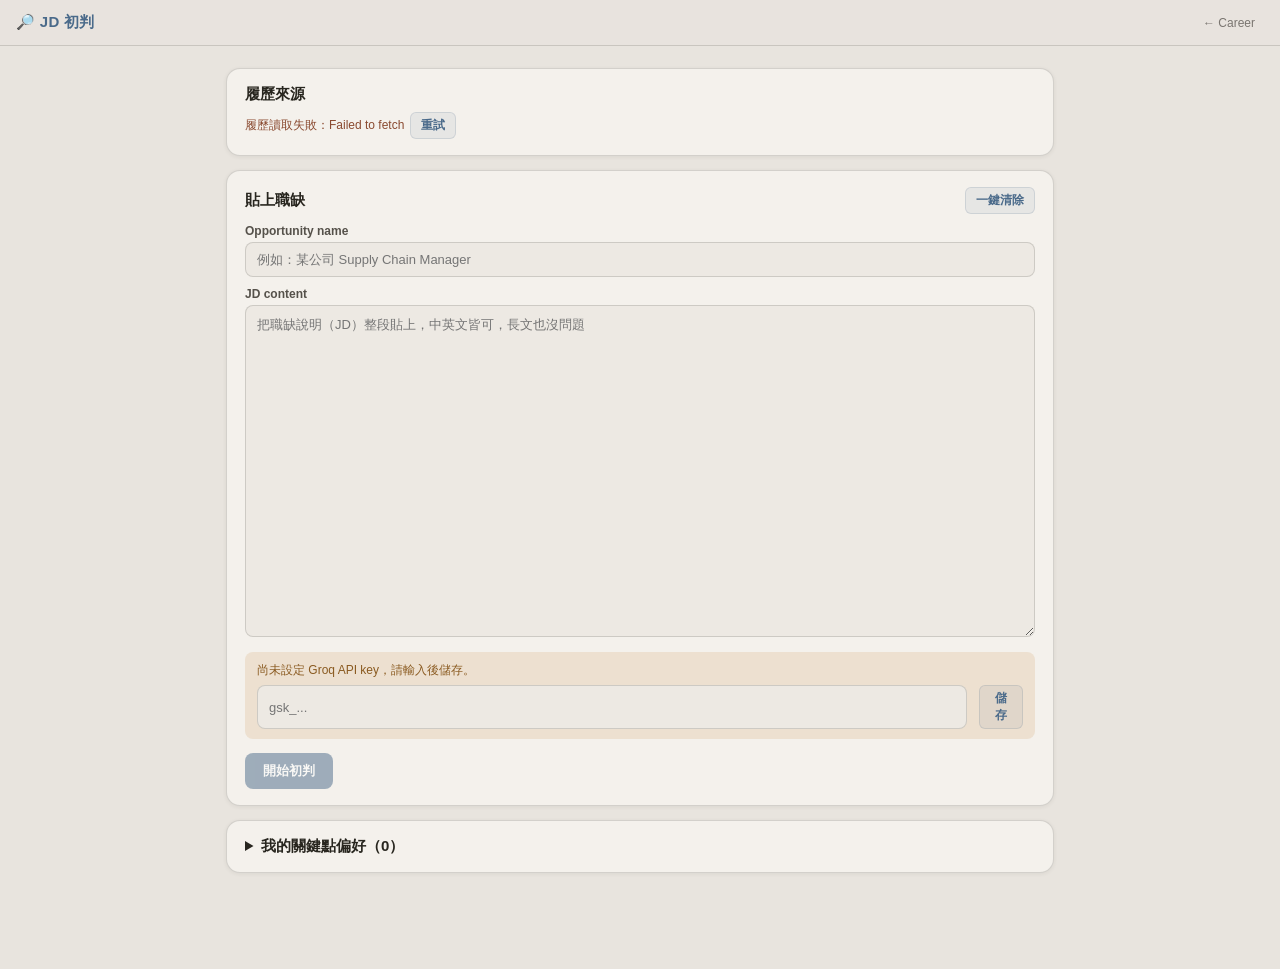
<file: career-jd.html>
<!DOCTYPE html>
<html lang="zh-TW">
<head>
<link rel="icon" href="data:image/svg+xml,<svg xmlns=%22http://www.w3.org/2000/svg%22 viewBox=%220 0 100 100%22><text y=%220.9em%22 font-size=%2290%22>🔎</text></svg>">
<meta charset="UTF-8">
<meta name="viewport" content="width=device-width, initial-scale=1">
<title>JD 初判</title>
<style>
:root{
  --bg:#e8e4de;--bg2:#ede9e3;--card:#f4f1ec;
  --ink:#28261f;--sub:#55514a;--faint:#7a7570;
  --border:rgba(40,38,32,.09);--bstr:rgba(40,38,32,.16);
  --shadow:0 1px 4px rgba(40,38,32,.07);
  --ac:#4a6a8a;--ac-l:#5a80a4;--ac-tint:rgba(74,106,138,.08);--ac-tint2:rgba(74,106,138,.16);
  --fs0:18px;--fs1:15px;--fs2:13px;--fs3:12px;--fs4:11px;
  --warn:#8a5a20;--warn-bg:rgba(190,120,40,.14);--ok:#3d7a5a;--ok-bg:rgba(61,122,90,.14);
  --bad:#8a4a30;--bad-bg:rgba(176,96,50,.14);
}
*{box-sizing:border-box;margin:0;padding:0}
body{font-family:-apple-system,BlinkMacSystemFont,'SF Pro Display','Helvetica Neue','PingFang TC',sans-serif;background:var(--bg);color:var(--ink);min-height:100vh;font-size:var(--fs2);-webkit-font-smoothing:antialiased}
button,input,select,textarea{font-family:inherit;color:inherit}
.nav{position:sticky;top:0;z-index:100;background:rgba(232,228,222,.93);backdrop-filter:blur(18px);border-bottom:1px solid var(--bstr);display:flex;align-items:center;padding:0 16px}
.nav-title{font-size:var(--fs1);font-weight:700;color:var(--ac);padding:13px 0;letter-spacing:.02em;white-space:nowrap}
.back-link{margin-left:auto;font-size:var(--fs3);color:var(--faint);text-decoration:none;padding:5px 9px;border-radius:6px;transition:background .15s;white-space:nowrap}
.back-link:hover{background:rgba(40,38,32,.07);color:var(--ink)}
.wrap{padding:22px 16px 96px;max-width:860px;margin:0 auto;display:flex;flex-direction:column;gap:14px}
.card{background:var(--card);border:.5px solid var(--bstr);border-radius:14px;padding:16px 18px;box-shadow:var(--shadow)}
.card h2{font-size:var(--fs1);font-weight:700;margin-bottom:8px}
.st{font-size:var(--fs3);line-height:1.6;color:var(--sub)}
.st.ok{color:var(--ok)}.st.err{color:var(--bad)}
.st details{margin-top:6px}
.st summary{cursor:pointer;color:var(--ac)}
.st pre{white-space:pre-wrap;word-break:break-word;font-family:inherit;font-size:var(--fs3);color:var(--sub);background:var(--bg2);border-radius:8px;padding:10px;margin-top:6px;max-height:320px;overflow:auto}
.btn{font-size:var(--fs2);font-weight:600;color:#fff;background:var(--ac);border:none;border-radius:8px;padding:9px 18px;cursor:pointer}
.btn:disabled{opacity:.5;cursor:default}
.btn-sm{font-size:var(--fs3);font-weight:600;color:var(--ac);background:var(--ac-tint);border:1px solid var(--ac-tint2);border-radius:6px;padding:4px 10px;cursor:pointer;margin-left:6px}
label{display:block;font-size:var(--fs3);font-weight:600;color:var(--sub);margin:10px 0 4px}
input[type=text],input[type=password],textarea{width:100%;font-size:var(--fs2);background:var(--bg2);border:1px solid var(--bstr);border-radius:8px;padding:9px 11px;outline:none}
input:focus,textarea:focus{border-color:var(--ac)}
textarea{min-height:calc(1.5em * 16 + 20px);line-height:1.5;resize:vertical}
.hint{font-size:var(--fs4);color:var(--faint);margin-top:4px}
.hint.warn{color:var(--warn)}
.keybox{display:none;margin-top:12px;background:var(--warn-bg);border-radius:8px;padding:10px 12px;font-size:var(--fs3);color:var(--warn)}
.keybox .row{display:flex;gap:6px;margin-top:6px}
.lv{display:flex;gap:10px;flex-wrap:wrap;margin:10px 0 6px}
.pill{display:inline-block;font-size:var(--fs3);font-weight:600;color:var(--ac);background:var(--ac-tint);border-radius:100px;padding:3px 11px}
.pill.go{color:var(--ok);background:var(--ok-bg)}
.pill.nogo{color:var(--bad);background:var(--bad-bg)}
.pill.dis{color:var(--bad);background:var(--bad-bg);font-weight:600}
.pill.dis.minor{background:transparent;border:1px solid var(--bad-bg)}
ul.rs{margin:0 0 0 18px;display:flex;flex-direction:column;gap:7px;line-height:1.6;font-size:var(--fs2)}
.kw-rows{display:flex;flex-direction:column;gap:8px;margin-top:10px}
.kw-row{display:flex;align-items:center;gap:8px;flex-wrap:wrap;font-size:var(--fs2)}
.kw-term{flex:1;min-width:80px;word-break:break-word}
.pv{display:inline-flex;gap:4px}
.pvb{font-size:var(--fs3);font-weight:700;min-width:32px;padding:4px 8px;border-radius:6px;border:1px solid var(--bstr);background:var(--bg2);color:var(--sub);cursor:pointer}
.pvb.on.like{background:var(--ok);border-color:var(--ok);color:#fff}
.pvb.on.neutral{background:var(--ac);border-color:var(--ac);color:#fff}
.pvb.on.dislike{background:var(--bad);border-color:var(--bad);color:#fff}
.pref-sum{cursor:pointer;font-size:var(--fs1);font-weight:700}
#pref-panel details{margin-top:0}
.kw-row.hl{background:var(--ac-tint2);border-radius:6px}
.pref-grp{margin:0 0 4px 12px;padding-left:10px;border-left:2px solid var(--bstr);display:flex;flex-direction:column;gap:2px}
.pref-grp .kw-row,#kw-rows .kw-row{padding:3px 6px;border-radius:6px}
#kw-rows{gap:2px}
#kw-rows .pill{min-width:76px;text-align:center}
.pref-grp .kw-row:nth-child(even),#kw-rows .kw-row:nth-child(even){background:var(--bg2)}
.pref-grp .kw-row:hover,#kw-rows .kw-row:hover{background:var(--ac-tint)}
.pref-grp .kw-row.hl,#kw-rows .kw-row.hl{background:var(--ac-tint2)}
.pref-grp .kw-term,#kw-rows .kw-term{display:flex;align-items:center}
.pref-grp .kw-term::after,#kw-rows .kw-term::after{content:'';flex:1;min-width:12px;margin:0 6px 0 10px;border-bottom:1px dotted var(--bstr)}
.mtag{font-size:var(--fs4);color:var(--faint);margin-left:4px}
.add-kw{display:flex;align-items:center;gap:6px;flex-wrap:wrap;margin-top:10px}
.add-kw input[type=text]{flex:1;min-width:140px;width:auto;padding:6px 9px}
.add-kw select{font-size:var(--fs2);background:var(--bg2);border:1px solid var(--bstr);border-radius:8px;padding:6px 8px}
.add-kw .btn-sm{margin-left:0}
.loc-addr{font-size:var(--fs2);font-weight:600;margin-top:2px}
.sub-h{font-size:var(--fs3);font-weight:700;color:var(--sub);margin:10px 0 3px}
.note{font-size:var(--fs4);color:var(--faint);margin-top:6px}
.links{display:flex;flex-wrap:wrap;gap:8px;margin-top:12px}
.links a{font-size:var(--fs3);color:var(--ac);background:var(--ac-tint);border:1px solid var(--ac-tint2);border-radius:6px;padding:4px 10px;text-decoration:none}
.links a:hover{background:var(--ac-tint2)}
.jdzh{line-height:1.7;word-break:break-word;font-size:var(--fs2)}
.chat-log{display:flex;flex-direction:column;gap:7px;margin:10px 0 8px;max-height:420px;overflow-y:auto}
.chat-log:empty{display:none}
.chat-msg{font-size:12.5px;line-height:1.6;padding:7px 11px;border-radius:9px;max-width:92%;white-space:pre-wrap;word-break:break-word}
.chat-user{align-self:flex-end;background:rgba(40,38,32,.06);color:var(--sub)}
.chat-ai{align-self:flex-start;background:var(--ac-tint);color:var(--ink)}
.chat-sys{align-self:center;background:var(--warn-bg);color:var(--warn);font-size:var(--fs3)}
.chat-row{display:flex;gap:8px;align-items:flex-end;margin-top:8px}
.chat-in{flex:1;min-height:0;height:58px;resize:vertical;font-size:var(--fs2)}
.chat-sum{cursor:pointer;font-size:var(--fs3);font-weight:700;color:var(--sub)}
.chat-hint{margin-top:10px;font-size:var(--fs3);color:var(--warn);background:var(--warn-bg);border-radius:8px;padding:8px 11px}
#chat-reeval.hot{background:var(--warn);box-shadow:0 0 0 3px var(--warn-bg)}
</style>
</head>
<body>
<div class="nav">
  <div class="nav-title">🔎 JD 初判</div>
  <a class="back-link" href="./career-matrix.html">← Career</a>
</div>
<div class="wrap">
  <div class="card">
    <h2>履歷來源</h2>
    <div class="st" id="resume-st">讀取 NexusPortal 履歷中…</div>
  </div>
  <div class="card">
    <h2 style="display:flex;align-items:center;justify-content:space-between;gap:8px">貼上職缺<button type="button" class="btn-sm" id="clear-jd-btn" onclick="clearJdInput()">一鍵清除</button></h2>
    <label for="opp">Opportunity name</label>
    <input type="text" id="opp" placeholder="例如：某公司 Supply Chain Manager" autocomplete="off">
    <label for="jd">JD content</label>
    <textarea id="jd" placeholder="把職缺說明（JD）整段貼上，中英文皆可，長文也沒問題"></textarea>
    <div class="hint" id="jd-hint"></div>
    <div class="keybox" id="key-notice">尚未設定 Groq API key，請輸入後儲存。
      <div class="row"><input type="password" id="inline-key" placeholder="gsk_..." autocomplete="off"><button type="button" class="btn-sm" onclick="saveInlineKey()">儲存</button></div>
    </div>
    <div style="margin-top:14px"><button type="button" class="btn" id="go-btn" onclick="runAnalysis()" disabled>開始初判</button>
      <span class="st" id="run-st" role="status" aria-live="polite" style="margin-left:10px"></span></div>
  </div>
  <div id="out" style="display:none;flex-direction:column;gap:14px"></div>
  <div id="pref-panel"></div>
</div>
<script>
'use strict';
const NEXUS_URL = 'https://nexus-portal-epq.pages.dev/';
const RESUME_LIMIT = 4500;
const RESUME_TOKEN_LIMIT = 2200; // 履歷估算 token 上限（全中文履歷 4500 字約 4300 token，會擠掉 JD 預算）
const TPM_SAFE = 7300;   // Groq 免費檔每分鐘 token 安全線（額度約 8K）
const ANALYZE_MAX = 3150; // 分析輸出 max_tokens（11-04 加工作地點 2600→2800、加 pref_hits →3000；11-11 加北部辦公室 →3150）
const JD_LIMIT = 6000; // Groq 免費檔 gpt-oss-120b 約 8K TPM：履歷約 4400 字＋JD＋輸出須壓在一分鐘額度內
let resumeText = '';
let resumeStat = null;
let resumeLoading = false;
let busy = false;

//JD_FN_START
const CJK_RE = /[\u3000-\u303f\u3400-\u4dbf\u4e00-\u9fff\uff00-\uffef]/;
function estTokens(s){
  let cjk = 0, other = 0;
  for(const ch of String(s==null?'':s)){ if(CJK_RE.test(ch)) cjk++; else other++; }
  return Math.ceil(cjk*0.95 + other*0.25);
}
function truncJd(s, budget){
  s = String(s==null?'':s).slice(0, JD_LIMIT);
  let acc = 0, i = 0;
  for(const ch of s){
    acc += CJK_RE.test(ch) ? 0.95 : 0.25;
    if(Math.ceil(acc) > budget) break;
    i += ch.length;
  }
  return s.slice(0, i);
}
function isChineseJd(s){
  const t = String(s==null?'':s).replace(/\s+/g,'');
  if(!t) return false;
  let c = 0, n = 0;
  for(const ch of t){ n++; if(CJK_RE.test(ch)) c++; }
  return c/n >= 0.5;
}
//JD_FN_END
function esc(s){ return String(s==null?'':s).replace(/[&<>"']/g,c=>({'&':'&amp;','<':'&lt;','>':'&gt;','"':'&quot;',"'":'&#39;'}[c])); }
function t2(s){ s = String(s==null?'':s); return (typeof s2t==='function') ? s2t(s) : s; }

// ── 履歷擷取與精簡 ──
//RESUME_FN_START
function extractNexusData(html){
  const key = 'var NEXUS_BAKED_DATA = ';
  const i = html.indexOf(key);
  if(i < 0) throw new Error('找不到履歷資料');
  const from = i + key.length;
  const j = html.indexOf(';\n', from);
  if(j < 0) throw new Error('履歷資料格式異常');
  return JSON.parse(html.slice(from, j));
}
function cutStr(s, n){ s = String(s==null?'':s).replace(/\s+/g,' ').trim(); return s.length>n ? s.slice(0,n-1)+'…' : s; }
function buildResume(data, limit){
  limit = limit || 4500;
  const nodes = (data.nodes||[]).filter(n=>n && n.track==='engineering')
    .slice().sort((a,b)=>(Number(a.year)||0)-(Number(b.year)||0) || (Number(a.month)||0)-(Number(b.month)||0));
  const lens = (data.lensProfiles && data.lensProfiles.engineering) || {};
  const head = [];
  if(lens.role) head.push('定位：'+cutStr(lens.role,100));
  if(lens.description) head.push('簡介：'+cutStr(lens.description,500));
  const expFull = nodes.map(n=>{
    const st = n.star||{};
    let l = n.year+'｜'+cutStr(n.company,60)+'｜'+cutStr(n.title,60)+'：'+cutStr(st.R,160);
    if(st.A) l += '（A：'+cutStr(st.A,100)+'）';
    return l;
  });
  const expShort = nodes.map(n=>{
    const st = n.star||{};
    return n.year+'｜'+cutStr(n.company,60)+'｜'+cutStr(n.title,60)+'：'+cutStr(st.R,120);
  });
  const ach = [];
  (data.engHashtags||[]).forEach(h=>{
    (h.items||[]).forEach(it=>{
      if(!it || it.visible===false) return;
      const co = (it.showCompany===false) ? '' : (it.company ? '['+cutStr(it.company,40)+'] ' : '');
      ach.push('#'+cutStr(h.tag,30)+'：'+co+cutStr(it.result,220));
    });
  });
  let truncated = false;
  const assemble = (exp, ac)=>[].concat(head, exp.length?['【經歷】']:[], exp, ac.length?['【成就】']:[], ac).join('\n');
  let exp = expFull, ac = ach.slice(), text = assemble(exp, ac);
  const over = t => t.length > limit || estTokens(t) > RESUME_TOKEN_LIMIT - 8; // 預留「已截斷」註記
  if(over(text)){
    truncated = true;
    while(ac.length && over(text)){ ac.pop(); text = assemble(exp, ac); }
    if(over(text)){ exp = expShort; text = assemble(exp, ac); }
    if(text.length > limit){ text = text.slice(0, limit-1)+'…'; }
    while(over(text) && text.length > 20){ text = text.slice(0, Math.floor(text.length*0.95))+'…'; }
  }
  if(truncated) text += '\n（已截斷）';
  return {text, truncated, expCount: nodes.length, achCount: ach.length, achUsed: ac.length};
}
//RESUME_FN_END

async function loadResume(){
  if(resumeLoading) return;
  resumeLoading = true;
  const st = document.getElementById('resume-st');
  st.className = 'st'; st.textContent = '讀取 NexusPortal 履歷中…';
  document.getElementById('go-btn').disabled = true;
  const ctl = new AbortController();
  const tm = setTimeout(()=>ctl.abort(), 15000);
  try{
    const r = await fetch(NEXUS_URL, {cache:'no-store', signal: ctl.signal});
    if(!r.ok) throw new Error('HTTP '+r.status);
    const html = await r.text();
    const res = buildResume(extractNexusData(html), RESUME_LIMIT);
    resumeText = res.text; resumeStat = res;
    st.className = 'st ok'; st.textContent = '';
    const line = document.createElement('div');
    line.textContent = '已讀取 NexusPortal 履歷：'+res.expCount+' 段經歷、'+res.achCount+' 筆成就'+(res.truncated?'（已截斷）':'');
    const det = document.createElement('details');
    const sm = document.createElement('summary'); sm.textContent = '查看送給 AI 的履歷摘要';
    const pre = document.createElement('pre'); pre.textContent = res.text;
    det.appendChild(sm); det.appendChild(pre);
    st.appendChild(line); st.appendChild(det);
    updateBtn(); onJdInput();
  }catch(e){
    resumeText = '';
    st.className = 'st err'; st.textContent = '履歷讀取失敗：'+(e.name==='AbortError'?'逾時（15 秒）':e.message);
    const b = document.createElement('button'); b.type='button'; b.className='btn-sm'; b.textContent='重試';
    b.onclick = loadResume; st.appendChild(b);
  }finally{ clearTimeout(tm); resumeLoading = false; }
}

// ── Groq ──
function getKey(){ return localStorage.getItem('groq_key')||localStorage.getItem('tina_groq')||localStorage.getItem('oasis_groq_key')||''; }
function checkKey(){ document.getElementById('key-notice').style.display = getKey() ? 'none' : 'block'; }
function saveInlineKey(){
  const v = document.getElementById('inline-key').value.trim();
  if(!v) return;
  localStorage.setItem('groq_key', v);
  document.getElementById('inline-key').value = '';
  checkKey();
}
const GROQ_PRIMARY_MODEL = 'openai/gpt-oss-120b';
const GROQ_BACKUP_MODEL = 'openai/gpt-oss-20b';
async function _groqOnce(model, m, msgs, jsonMode, k){
  const r = await fetch('https://api.groq.com/openai/v1/chat/completions',{
    method:'POST',
    headers:{'Content-Type':'application/json','Authorization':'Bearer '+k},
    body:JSON.stringify({model,messages:msgs,max_tokens:m,temperature: jsonMode ? 0.3 : 0.4,reasoning_effort:'low'})
  });
  if(!r.ok){
    let detail='';
    try{ const ej=await r.json(); detail=(ej&&ej.error&&ej.error.message)||''; }catch(_e){}
    const err = new Error('API '+r.status+(detail?'：'+detail:''));
    err.status = r.status; err.detail = detail;
    throw err;
  }
  const j = await r.json();
  const ch = j.choices && j.choices[0];
  return {content: (ch&&ch.message&&ch.message.content)||'', finishReason: ch&&ch.finish_reason};
}
function _modelDown(e){ return e.status >= 500 || /decommission|not[ _-]?found|does not exist|invalid model|model_not_active/i.test(e.detail||''); }
let lastFinish = ''; // 最近一次 Groq 呼叫（含加大重試後）的 finish_reason
async function callGroqRaw(prompt, max, sys, jsonMode){
  const k = getKey();
  if(!k){ checkKey(); throw new Error('尚未設定 Groq API key'); }
  const msgs = [{role:'system',content:sys},{role:'user',content:prompt}];
  let model = GROQ_PRIMARY_MODEL, res;
  try{ res = await _groqOnce(model, max, msgs, jsonMode, k); }
  catch(e){ if(!_modelDown(e)) throw e; model = GROQ_BACKUP_MODEL; res = await _groqOnce(model, max, msgs, jsonMode, k); }
  if(res.finishReason === 'length'){ res = await _groqOnce(model, Math.max(max, Math.min(Math.round(max*1.8), TPM_SAFE - estTokens(sys+prompt))), msgs, jsonMode, k); }
  lastFinish = res.finishReason || '';
  return res.content;
}
function sleep(ms){ return new Promise(r=>setTimeout(r,ms)); }
// 11-25：翻譯進行中，倒數／狀態同步顯示在翻譯卡內（使用者在翻譯卡按鈕旁，不必回頭看初判按鈕旁的狀態列）
let stMirror = null;
function runStatus(){
  const st = document.getElementById('run-st');
  return { set textContent(v){ st.textContent = v; if(stMirror && stMirror.isConnected) stMirror.textContent = v; } };
}
// 429：顯示倒數 60 秒後重試一次
async function callGroq(prompt, max, sys, jsonMode){
  try{ return await callGroqRaw(prompt, max, sys, jsonMode); }
  catch(e){
    if(e.status === 413) throw new Error('請求太大，超過 Groq 免費額度，請縮短 JD 後重試');
    if(e.status !== 429) throw e;
    const st = runStatus();
    for(let s=60; s>0; s--){ st.textContent = 'Groq 額度忙碌，'+s+' 秒後自動重試'; await sleep(1000); }
    st.textContent = '重試中…';
    return await callGroqRaw(prompt, max, sys, jsonMode);
  }
}
function safeParseJson(raw){
  const cleaned = raw.replace(/[\x00-\x08\x0b\x0c\x0e-\x1f\x7f]/g,' ');
  const m = cleaned.match(/\{[\s\S]*\}/);
  if(!m) throw new Error('格式解析失敗，請重試');
  return JSON.parse(m[0]);
}

// ── 討論聊天：prompt 組裝與回覆解析（純函式，不碰 DOM）──
//CHAT_FN_START
const CHAT_MAX = 900;        // 聊天回覆 max_tokens（gpt-oss 隱藏推理會吃預算，至少 900）
const CHAT_JD_MIN = 400;     // JD 至少保留的估算 token，低於此才開始丟最舊對話
const CHAT_ROUNDS = 6;       // 最近幾輪（一輪＝使用者＋顧問）
const CHAT_FACT_MAX = 15, CHAT_FACT_LEN = 80;
const SYS_CHAT = '你是資深求職顧問，正與使用者討論一份職缺。依【履歷】【JD】【目前初判】回答使用者的提問；使用台灣繁體中文與台灣用語，簡潔條列，reply 不超過 250 字；不得捏造履歷或 JD 沒有的內容。只輸出一個合法 JSON 物件，不要任何其他文字。';
function chatBrief(a){
  a = (a && typeof a === 'object') ? a : {};
  const arr = x => (Array.isArray(x) ? x : []).map(s=>cutStr(s, 80)).filter(Boolean);
  const vd = String(a.verdict||'').trim().toLowerCase() === 'go' ? 'Go' : 'No-go';
  const lv = normLevel(a.level) || '—';
  return '判定：'+vd+'；符合度：'+lvOk(a.fit_level)+'；發展性：'+lvOk(a.growth_level)+'；職級：'+lv
    +'\n結論要點：'+arr(a.summary_points).slice(0,3).join('；')
    +'\n理由：'+arr(a.reasons).slice(0,7).join('；');
}
function chatBuild(resume, jdRaw, a, prefs, facts, msgs){
  const budget = TPM_SAFE - CHAT_MAX;
  const hist = (Array.isArray(msgs)?msgs:[]).slice(-CHAT_ROUNDS*2);
  const factsTxt = (facts&&facts.length) ? facts.map((f,i)=>(i+1)+'. '+f).join('\n') : '（無）';
  const brief = chatBrief(a);
  const pf = String(prefs||'').slice(0,900);
  let res = truncJd(resume, 1500);
  const tail = '只回 JSON，格式：\n'
    +'{"reply":"給使用者的回答","facts":["本輪使用者提供、會影響評估的新事實，一句一條，每條不超過 60 字；沒有就空陣列"],"reeval":true或false,"reeval_reason":"為什麼建議重新評估（一句；reeval 為 false 時給空字串）"}\n'
    +'規則：\n1. facts 只收使用者本人說出的事實（經歷、偏好、限制、對職位的新資訊），不收你的推測或建議，也不重複【使用者補充】已有的。\n'
    +'2. 只有當新事實可能改變 Go／No-go、職級、符合度或發展性判斷時，reeval 才給 true。\n3. reply 針對使用者本輪提問直接回答。';
  const assemble = (jd, h, r) => '【履歷摘要】\n'+r+'\n\n【JD】\n'+jd+'\n\n【目前初判】\n'+brief
    +'\n\n【使用者關鍵點偏好】\n'+pf+'\n\n【使用者補充】\n'+factsTxt
    +'\n\n【對話紀錄（最後一則是使用者本輪提問）】\n'
    +h.map(m=>(m.role==='user'?'使用者：':'顧問：')+cutStr(m.content, m.role==='user'?500:400)).join('\n')+'\n\n'+tail;
  let start = 0, jdB;
  for(;;){
    jdB = budget - estTokens(SYS_CHAT + assemble('', hist.slice(start), res));
    if(jdB >= CHAT_JD_MIN || start >= hist.length-1) break;
    start++;
  }
  if(jdB < 0){ res = truncJd(resume, 500); jdB = budget - estTokens(SYS_CHAT + assemble('', hist.slice(start), res)); }
  const prompt = assemble(truncJd(jdRaw, Math.max(0, jdB)), hist.slice(start), res);
  return {sys:SYS_CHAT, prompt, est:estTokens(SYS_CHAT+prompt), dropped:start};
}
function cleanFact(x){
  if(x==null || typeof x==='object') return '';
  let s = String(x).replace(/\s+/g,' ').trim();
  if(s.length > CHAT_FACT_LEN) s = s.slice(0, CHAT_FACT_LEN);
  return s;
}
function mergeFacts(list, incoming){
  const out = Array.isArray(list) ? list.slice() : [];
  const seen = new Set(out.map(normTerm));
  (Array.isArray(incoming)?incoming:[]).forEach(x=>{
    const s = cleanFact(x), k = normTerm(s);
    if(!s || seen.has(k) || out.length >= CHAT_FACT_MAX) return;
    seen.add(k); out.push(s);
  });
  return out;
}
// 回傳 {reply, facts[], reeval, reason}；解析失敗或 reply 空 → reply 為空字串（呼叫端顯示錯誤）
function parseChatReply(raw){
  const r = {reply:'', facts:[], reeval:false, reason:''};
  let o = null;
  try{ o = safeParseJson(String(raw==null?'':raw)); }catch(_e){ return r; }
  if(!o || typeof o !== 'object') return r;
  if(typeof o.reply === 'string') r.reply = t2(o.reply.trim());
  r.facts = (Array.isArray(o.facts) ? o.facts : []).map(x=>t2(cleanFact(x))).filter(Boolean);
  r.reeval = o.reeval === true;
  if(typeof o.reeval_reason === 'string') r.reason = t2(cutStr(o.reeval_reason, 100));
  return r;
}
// 60 秒滑動窗口記帳：log＝[{t(ms), tok}]；回傳還需等待的毫秒數（0＝可立即送）
const QUOTA_WINDOW_MS = 60000;
function quotaWaitMs(log, now, need){
  const live = (Array.isArray(log)?log:[]).filter(e=>e && now - e.t < QUOTA_WINDOW_MS).sort((a,b)=>a.t-b.t);
  let used = live.reduce((n,e)=>n+e.tok, 0), i = 0;
  if(used + need <= TPM_SAFE) return 0;
  while(i < live.length && used + need > TPM_SAFE){ used -= live[i].tok; i++; }
  return Math.max(0, live[i-1].t + QUOTA_WINDOW_MS - now) + 500;
}
//CHAT_FN_END

// ── UI ──
function updateBtn(){
  document.getElementById('go-btn').disabled = busy || !resumeText;
  const rb = document.getElementById('rerun-btn'); if(rb) rb.disabled = busy;
  const zb = document.getElementById('zh-btn'); if(zb) zb.disabled = busy;
  if(typeof updateChatBtns === 'function') updateChatBtns();
}
function onJdInput(){
  const v = document.getElementById('jd').value;
  const n = v.length;
  const h = document.getElementById('jd-hint');
  const kept = truncJd(v.trim(), jdBudget()).length;
  if(kept < n){ h.className='hint warn'; h.textContent = '僅分析前 '+kept+' 字（目前 '+n+' 字）'; }
  else { h.className='hint'; h.textContent = n ? '目前 '+n+' 字' : ''; }
}
// 11-17：「貼上職缺」卡右上一鍵清除，只清職缺名稱與 JD 內容（不動已產出的初判結果與偏好設定）
function clearJdInput(){
  document.getElementById('opp').value = '';
  document.getElementById('jd').value = '';
  onJdInput();
  document.getElementById('jd').focus();
}
function mk(tag, cls, text){ const e=document.createElement(tag); if(cls) e.className=cls; if(text!=null) e.textContent=text; return e; }
function lvOk(v){ return (v==='高'||v==='中'||v==='低') ? v : '—'; }
function searchLinks(name){
  const q = encodeURIComponent(name);
  return [
    ['Glassdoor','https://www.glassdoor.com/Search/results.htm?keyword='+q],
    ['104 公司評價','https://www.104.com.tw/company/search/?keyword='+q],
    // 11-02：面試趣、GoodJob 無公開 API 且不允許跨站讀取（面試趣條款 5.3.1 禁自動蒐集），只提供 Google 站內搜尋連結讓使用者自行開啟
    ['面試趣','https://www.google.com/search?q='+encodeURIComponent(name+' site:interview.tw')],
    ['GoodJob','https://www.google.com/search?q='+encodeURIComponent(name+' site:goodjob.life')],
    ['PTT／Dcard','https://www.google.com/search?q='+encodeURIComponent(name+' (site:ptt.cc OR site:dcard.tw)')],
    ['Google 評價','https://www.google.com/search?q='+encodeURIComponent(name+' 評價')]
  ];
}
// ── 關鍵點偏好（key 可能經 Gist 同步進來，視為不可信；顯示一律 textContent）──
//PREF_FN_START
const PREF_KEY = 'cc_career_jd_prefs_v1';
const PREF_CATS = ['軟體工具','系統平台','產業別','職能領域','職級','其他'];
const PREF_VS = ['like','neutral','dislike'];
const PREF_LABEL = {like:'加分', neutral:'普通', dislike:'扣分'};
const LEVELS = {junior:'Junior', senior:'Senior', manager:'Manager'};
function normLevel(x){ const k = String(x==null?'':x).trim().toLowerCase(); return Object.prototype.hasOwnProperty.call(LEVELS,k) ? LEVELS[k] : ''; }
const PREF_SYM = {like:'V', neutral:'-', dislike:'X'};
function normTerm(s){ return String(s==null?'':s).trim().toLowerCase().replace(/\s+/g,' '); }
function validDate(x){
  if(typeof x !== 'string') return false;
  const m = x.match(/^(\d{4})-(\d{2})-(\d{2})$/);
  if(!m) return false;
  const y = +m[1], mo = +m[2], d = +m[3];
  return mo >= 1 && mo <= 12 && d >= 1 && d <= new Date(Date.UTC(y, mo, 0)).getUTCDate();
}
function parsePrefs(str){
  const out = Object.create(null);
  let o;
  try{ o = JSON.parse(str); }catch(_e){ return out; }
  if(!o || typeof o !== 'object' || Array.isArray(o) || o.version !== 1) return out;
  const p = o.prefs;
  if(!p || typeof p !== 'object' || Array.isArray(p)) return out;
  let n = 0;
  Object.keys(p).forEach(k=>{
    if(n >= 500) return;
    const e = p[k];
    if(!e || typeof e !== 'object' || Array.isArray(e)) return;
    if(typeof e.term !== 'string') return;
    const term = e.term.trim();
    if(!term || term.length > 30) return;
    if(PREF_CATS.indexOf(e.cat) < 0 || PREF_VS.indexOf(e.v) < 0) return;
    if(!validDate(e.at)) return;
    const it = {term, cat:e.cat, v:e.v, at:e.at};
    if(e.src === 'manual') it.src = 'manual';
    out[normTerm(term)] = it;
    n++;
  });
  return out;
}
//PREF_FN_END
function loadPrefs(){
  let s = null;
  try{ s = localStorage.getItem(PREF_KEY); }catch(_e){}
  return s ? parsePrefs(s) : Object.create(null);
}
function savePrefs(m){
  const prefs = Object.create(null);
  Object.keys(m).forEach(k=>{ prefs[k] = m[k]; });
  try{ localStorage.setItem(PREF_KEY, JSON.stringify({version:1, prefs})); }catch(_e){}
}
function localToday(){
  const d = new Date();
  return d.getFullYear()+'-'+String(d.getMonth()+1).padStart(2,'0')+'-'+String(d.getDate()).padStart(2,'0');
}
function setPref(term, cat, v, src){
  const key = normTerm(term);
  if(!key) return;
  const m = loadPrefs();
  if(m[key] && m[key].v === v) delete m[key];
  else{
    const it = {term: String(term).trim().slice(0,30), cat: PREF_CATS.indexOf(cat)>=0?cat:'其他', v, at: localToday()};
    if(src === 'manual' || (m[key] && m[key].src === 'manual')) it.src = 'manual';
    m[key] = it;
  }
  savePrefs(m);
  refreshPrefUi();
}
function delPref(term){
  const m = loadPrefs(); delete m[normTerm(term)]; savePrefs(m); refreshPrefUi();
}
function sortedPrefs(){
  const m = loadPrefs();
  return Object.keys(m).map(k=>m[k]).sort((a,b)=> a.at<b.at?1 : a.at>b.at?-1 : 0);
}
function prefPromptList(matchText){
  const all = sortedPrefs();
  const hay = normTerm(matchText);
  const man = all.filter(p=>p.src === 'manual');
  // 11-04：扣分項不論 JD 是否出現原字都送，讓 AI 判斷同義詞（例如 採購／Procurement）
  const dis = all.filter(p=>p.src !== 'manual' && p.v === 'dislike');
  const hit = all.filter(p=>p.src !== 'manual' && p.v !== 'dislike' && (p.cat === '職級' || hay.indexOf(normTerm(p.term)) >= 0));
  // 扣分項排最前，確保 40 筆上限不會切掉扣分項
  const isDis = p => p.v === 'dislike' && p.cat !== '職級';
  const byAt = (a,b)=> a.at<b.at?1 : a.at>b.at?-1 : 0;
  const pool = man.concat(dis, hit);
  return pool.filter(isDis).sort(byAt).concat(pool.filter(p=>!isDis(p)).sort(byAt)).slice(0,40);
}
// 11-10：扣分項（職級除外）編號 D1、D2…，AI 用編號逐項回 dis_check，程式依編號對應，不靠 AI 照抄名稱
function disItems(list){
  return list.filter(p=>p.v === 'dislike' && p.cat !== '職級').map((p,i)=>({id:'D'+(i+1), p}));
}
function prefPromptBlock(matchText){
  if(!sortedPrefs().length) return '（使用者尚未標記任何偏好）';
  const list = prefPromptList(matchText);
  if(!list.length) return '（這份 JD 未出現你已標記的關鍵）';
  const ids = new Map(disItems(list).map(d=>[d.p, d.id]));
  return list.map(p=>(ids.has(p) ? ids.get(p)+'. ' : '')+p.term.replace(/\s+/g,' ')+'（'+p.cat+'）：'+PREF_LABEL[p.v]).join('\n');
}
function makePv(term, cat, cur, src){
  const box = mk('span','pv');
  PREF_VS.forEach(v=>{
    const b = mk('button','pvb '+v+(cur===v?' on':''), PREF_SYM[v]);
    b.type = 'button';
    b.setAttribute('aria-label', PREF_LABEL[v]);
    b.setAttribute('aria-pressed', cur===v ? 'true' : 'false');
    b.onclick = ()=>setPref(term, cat, v, src);
    box.appendChild(b);
  });
  return box;
}
function hlRows(key){
  document.querySelectorAll('.kw-row').forEach(r=>{
    if(r.dataset.key === key){ r.classList.add('hl'); try{ r.scrollIntoView({block:'nearest'}); }catch(_e){} setTimeout(()=>r.classList.remove('hl'), 1600); }
  });
}
function makeAddKwRow(onAdded){
  const box = mk('div','add-kw');
  const inp = mk('input'); inp.type = 'text'; inp.maxLength = 30; inp.placeholder = '新增關鍵，例如：S&OP'; inp.setAttribute('aria-label','新增關鍵');
  const sel = mk('select'); sel.setAttribute('aria-label','分類');
  PREF_CATS.forEach(c=>{ const o = mk('option',null,c); o.value = c; if(c==='職能領域') o.selected = true; sel.appendChild(o); });
  const btn = mk('button','btn-sm','新增'); btn.type = 'button';
  const hint = mk('span','note'); hint.style.margin = '0';
  const submit = ()=>{
    const term = t2(inp.value).replace(/\s+/g,' ').trim();
    const key = normTerm(term);
    if(!key){ hint.textContent = '請輸入關鍵'; return; }
    if(term.length > 30){ hint.textContent = '最多 30 字'; return; }
    const m = loadPrefs();
    if(m[key] || curKw.some(k=>normTerm(k.term) === key)){ hint.textContent = '已在清單中'; hlRows(key); return; }
    hint.textContent = '';
    inp.value = '';
    onAdded(term, sel.value);
  };
  btn.onclick = submit;
  inp.addEventListener('keydown', e=>{ if(e.key === 'Enter'){ e.preventDefault(); submit(); } });
  box.appendChild(inp); box.appendChild(sel); box.appendChild(btn); box.appendChild(hint);
  return box;
}
let curKw = [];
function sanitizeKeywords(arr){
  const seen = Object.create(null), out = [];
  (Array.isArray(arr)?arr:[]).forEach(k=>{
    if(!k || typeof k !== 'object' || out.length >= 10) return;
    const term = t2(String(k.term==null?'':k.term)).replace(/\s+/g,' ').trim().slice(0,30);
    const key = normTerm(term);
    if(!key || seen[key]) return;
    seen[key] = 1;
    out.push({term, cat: PREF_CATS.indexOf(k.cat)>=0 ? k.cat : '其他'});
  });
  return out;
}
function renderKwRows(){
  const box = document.getElementById('kw-rows');
  if(!box) return;
  box.textContent = '';
  const m = loadPrefs();
  if(!curKw.length){ box.appendChild(mk('div','note','AI 這次沒有抓出關鍵項目')); return; }
  curKw.forEach(k=>{
    const cur = m[normTerm(k.term)];
    const row = mk('div','kw-row'); row.dataset.key = normTerm(k.term);
    row.appendChild(mk('span','pill',k.cat));
    row.appendChild(mk('span','kw-term',k.term));
    row.appendChild(makePv(k.term, k.cat, cur?cur.v:'', k.manual?'manual':undefined));
    box.appendChild(row);
  });
}
function renderPrefPanel(){
  const host = document.getElementById('pref-panel');
  if(!host) return;
  const wasOpen = !!host.querySelector('details[open]');
  host.textContent = '';
  const list = sortedPrefs();
  const det = mk('details','card');
  if(wasOpen) det.open = true;
  det.appendChild(mk('summary','pref-sum','我的關鍵點偏好（'+list.length+'）'));
  det.appendChild(makeAddKwRow((term, cat)=>{
    const m = loadPrefs();
    m[normTerm(term)] = {term, cat, v:'neutral', at:localToday(), src:'manual'};
    savePrefs(m); refreshPrefUi();
  }));
  if(!list.length){
    det.appendChild(mk('div','note','還沒有偏好。分析後在「關鍵點」卡按 V／-／X 就會記住。'));
  }else{
    PREF_CATS.forEach(cat=>{
      const items = list.filter(p=>p.cat===cat);
      if(!items.length) return;
      det.appendChild(mk('div','sub-h',cat));
      const grp = mk('div','pref-grp');
      items.forEach(p=>{
        const row = mk('div','kw-row'); row.dataset.key = normTerm(p.term);
        const tm = mk('span','kw-term',t2(p.term));
        if(p.src === 'manual') tm.appendChild(mk('span','mtag','手動'));
        row.appendChild(tm);
        row.appendChild(makePv(p.term, p.cat, p.v, p.src));
        const del = mk('button','btn-sm','刪除'); del.type='button'; del.onclick = ()=>delPref(p.term);
        row.appendChild(del);
        grp.appendChild(row);
      });
      det.appendChild(grp);
    });
  }
  host.appendChild(det);
}
function refreshPrefUi(){ renderKwRows(); renderPrefPanel(); onJdInput(); }

// ── 結果渲染 ──
function addUl(parent, arr, cls){
  const ul = mk('ul', cls||'rs');
  (Array.isArray(arr)?arr:[]).forEach(x=>{ if(x!=null && String(x).trim()) ul.appendChild(mk('li',null,t2(String(x)))); });
  parent.appendChild(ul);
  return ul;
}
function renderAnalysis(a, opp){
  const top = document.getElementById('res-top');
  top.textContent = '';
  const go = String(a.verdict||'').trim().toLowerCase() === 'go';
  const level = normLevel(a.level);
  // a) 結論
  const c1 = mk('div','card'); c1.appendChild(mk('h2',null,'初判結論'));
  const lv = mk('div','lv');
  lv.appendChild(mk('span','pill '+(go?'go':'nogo'), '判定：'+(go?'Go':'No-go')));
  lv.appendChild(mk('span','pill','符合度：'+lvOk(a.fit_level)));
  lv.appendChild(mk('span','pill','發展性：'+lvOk(a.growth_level)));
  lv.appendChild(level ? mk('span','pill','職級：'+level) : mk('span','note','職級：—'));
  c1.appendChild(lv);
  const dh = Array.isArray(a.dis_hits) ? a.dis_hits : [];
  if(dh.length){
    const dl = mk('div','lv');
    dh.forEach(h=>dl.appendChild(mk('span','pill dis'+(h.core?'':' minor'), '扣分：'+t2(h.term)+(h.core?'（核心）':'（次要）'))));
    c1.appendChild(dl);
    if(a.forced) c1.appendChild(mk('div','note','AI 原判 Go；因扣分項是這份職缺的核心工作，改判 No-go'));
    else if(go && !dh.some(h=>h.core)) c1.appendChild(mk('div','note','扣分項只是次要內容，維持 AI 判定'));
  }
  const du = Array.isArray(a.dis_unchecked) ? a.dis_unchecked : [];
  if(du.length) c1.appendChild(mk('div','note','AI 沒有回覆這幾個扣分項是否相關，請自行確認：'+du.slice(0,10).map(t=>t2(String(t))).join('、')));
  if(level && a.level_basis) c1.appendChild(mk('div','note','職級依據：'+t2(String(a.level_basis))));
  let pts = Array.isArray(a.summary_points) ? a.summary_points : [];
  if(!pts.length && a.summary) pts = [a.summary];
  addUl(c1, pts.slice(0,3));
  top.appendChild(c1);
  // 關鍵點
  curKw = sanitizeKeywords(a.keywords);
  if(level && !curKw.some(k=>normTerm(k.term) === normTerm(level))) curKw.push({term:level, cat:'職級'});
  const ck = mk('div','card'); ck.appendChild(mk('h2',null,'關鍵點'));
  ck.appendChild(mk('div','note','V＝加分、-＝普通、X＝扣分（再點一次取消）；AI 之後每次判斷都會參考'));
  const rows = mk('div','kw-rows'); rows.id = 'kw-rows'; ck.appendChild(rows);
  ck.appendChild(makeAddKwRow((term, cat)=>{
    curKw.push({term, cat, manual:true});
    const m = loadPrefs();
    m[normTerm(term)] = {term, cat, v:'neutral', at:localToday(), src:'manual'};
    savePrefs(m); refreshPrefUi();
  }));
  const rb = mk('button','btn','依關鍵點重新判斷'); rb.type='button'; rb.id='rerun-btn'; rb.style.marginTop='12px';
  rb.disabled = busy; rb.onclick = rerunAnalysis;
  ck.appendChild(rb);
  top.appendChild(ck);
  renderKwRows();
  // b) 理由
  const c2 = mk('div','card'); c2.appendChild(mk('h2',null,'判斷理由'));
  addUl(c2, a.reasons); top.appendChild(c2);
  top.appendChild(getChatCard()); // 聊天卡為持久節點，重繪時搬回判斷理由之後
  // c) 公司評價
  const c3 = mk('div','card'); c3.appendChild(mk('h2',null,'公司評價'));
  c3.appendChild(mk('div','sub-h','公司在業界的地位')); addUl(c3, a.industry_position);
  c3.appendChild(mk('div','sub-h','業界對它的看法')); addUl(c3, a.industry_view);
  c3.appendChild(mk('div','note', a.company_basis==='jd_inferred' ? '依 JD 內容推斷，非公司公開資訊' : '依 AI 既有知識整理，可能過時'));
  const cname = (a.company_name && String(a.company_name).trim()) || opp;
  const links = mk('div','links');
  searchLinks(cname).forEach(p=>{
    const el = mk('a',null,p[0]); el.href = p[1]; el.target='_blank'; el.rel='noopener noreferrer'; links.appendChild(el);
  });
  c3.appendChild(links); top.appendChild(c3);
  top.appendChild(renderLocation(a.location, cname));
}
// d) 工作地點（AI 回傳不可信：只走 textContent；連結固定 Google 網域＋encodeURIComponent）
function cleanLoc(x){
  const o = (x && typeof x === 'object' && !Array.isArray(x)) ? x : {};
  const address = t2(String(o.address==null?'':o.address)).replace(/\s+/g,' ').trim().slice(0,120);
  const basis = ['jd','known'].indexOf(o.basis) >= 0 && address ? o.basis : 'none';
  const seen = Object.create(null), mrt = [];
  (Array.isArray(o.mrt)?o.mrt:[]).forEach(m=>{
    if(!m || typeof m !== 'object' || mrt.length >= 3) return;
    let name = t2(String(m.name==null?'':m.name)).replace(/\s+/g,'').replace(/^捷運/,'').replace(/站$/,'').slice(0,20);
    if(!name || seen[name]) return;
    seen[name] = 1;
    mrt.push({name, line: t2(String(m.line==null?'':m.line)).replace(/\s+/g,' ').trim().slice(0,20)});
  });
  // 11-11 公司北部辦公室（AI 既有知識，與 JD 地點分開；不可信，只走 textContent）
  const seenN = Object.create(null), north = [];
  (Array.isArray(o.north)?o.north:[]).forEach(n=>{
    if(!n || typeof n !== 'object' || north.length >= 3) return;
    const nm = t2(String(n.name==null?'':n.name)).replace(/\s+/g,' ').trim().slice(0,30);
    const ad = t2(String(n.address==null?'':n.address)).replace(/\s+/g,' ').trim().slice(0,120);
    if(!nm && !ad) return;
    const key = (nm+'|'+ad).toLowerCase();
    if(seenN[key]) return;
    seenN[key] = 1;
    north.push({name:nm, address:ad});
  });
  return {address: basis==='none' ? '' : address, basis, mrt, north};
}
function renderLocation(raw, cname){
  const L = cleanLoc(raw);
  const c = mk('div','card'); c.appendChild(mk('h2',null,'工作地點'));
  if(!L.address){
    c.appendChild(mk('div','note','JD 沒有寫工作地點，AI 也無法確定'));
  }else{
    c.appendChild(mk('div','loc-addr',L.address));
    c.appendChild(mk('div','note', L.basis==='jd' ? '地點取自 JD' : '依 AI 既有知識，可能不是這個職缺的實際上班地點'));
  }
  c.appendChild(mk('div','sub-h','附近捷運站'));
  if(L.mrt.length){
    const lv = mk('div','lv');
    L.mrt.forEach(m=>lv.appendChild(mk('span','pill', m.name+'站'+(m.line?'（'+m.line+'）':''))));
    c.appendChild(lv);
    c.appendChild(mk('div','note','捷運站由 AI 推估，請用地圖確認'));
  }else{
    c.appendChild(mk('div','note', L.address ? '附近沒有捷運站，或 AI 無法確定' : '—'));
  }
  c.appendChild(mk('div','sub-h','公司北部辦公室'));
  if(L.north.length){
    addUl(c, L.north.map(n=> n.name && n.address ? n.name+'：'+n.address : (n.name || n.address)));
    c.appendChild(mk('div','note','依 AI 既有知識，可能過時，請用下方「搜尋北部辦公室」確認'));
  }else{
    c.appendChild(mk('div','note','AI 不確定這家公司的北部辦公室'));
  }
  const q = L.address || (cname ? String(cname).trim() : '');
  if(q){
    const links = mk('div','links');
    [['Google 地圖','https://www.google.com/maps/search/?api=1&query='+encodeURIComponent(q)],
     ['附近捷運站','https://www.google.com/maps/search/?api=1&query='+encodeURIComponent(q+' 附近 捷運站')]]
     .concat(cname && String(cname).trim() ? [['搜尋北部辦公室','https://www.google.com/search?q='+encodeURIComponent(String(cname).trim()+' 台北 新竹 辦公室 地址')]] : []).forEach(p=>{
      const el = mk('a',null,p[0]); el.href = p[1]; el.target='_blank'; el.rel='noopener noreferrer'; links.appendChild(el);
    });
    c.appendChild(links);
  }
  return c;
}
function ensureZhCard(reset){
  const out = document.getElementById('out');
  let c = document.getElementById('zh-card');
  if(c && reset){ c.remove(); c = null; }
  if(!c){
    c = mk('div','card'); c.id = 'zh-card'; c.appendChild(mk('h2',null,'JD 中文翻譯'));
    const zh = mk('div','jdzh','翻譯中…'); zh.id='jd-zh'; c.appendChild(zh); out.appendChild(c);
  }
}
function renderResult(a, opp){
  const out = document.getElementById('out');
  out.style.display = 'flex';
  if(!document.getElementById('res-top')){ const t = mk('div'); t.id='res-top'; t.style.cssText='display:flex;flex-direction:column;gap:14px'; out.insertBefore(t, out.firstChild); }
  curAnalysis = a;
  renderAnalysis(a, opp);
}
// 翻譯結果：優先解析 sections JSON；失敗退回純文字（去行首符號、統一縮排）
function plainZh(raw){
  return String(raw).split('\n').map(l=>{
    const m = l.match(/^(\s*)[*\-•·]+\s+(.*)$/);
    return m ? '  '+m[2] : l.replace(/^\s+/,'');
  }).join('\n').trim();
}
// 11-25：回覆被截斷時 JSON.parse 整份失敗、畫面退回原始 JSON（使用者截圖）→ 逐一撿回完整的 section 物件
function salvageSections(raw){
  const t = String(raw||'');
  const k = t.indexOf('"sections"'); if(k < 0) return [];
  const a = t.indexOf('[', k); if(a < 0) return [];
  const out = []; let depth = 0, inStr = false, esc = false, start = -1;
  for(let i = a+1; i < t.length; i++){
    const ch = t[i];
    if(inStr){ if(esc) esc = false; else if(ch === '\\') esc = true; else if(ch === '"') inStr = false; continue; }
    if(ch === '"'){ inStr = true; continue; }
    if(ch === '{'){ if(depth === 0) start = i; depth++; }
    else if(ch === '}'){ depth--; if(depth === 0 && start >= 0){ try{ out.push(JSON.parse(t.slice(start, i+1))); }catch(_e){} start = -1; } }
    else if(ch === ']' && depth === 0) break;
  }
  return out;
}
// 回傳 {secs, truncated}；item 內 AI 用換行塞多條時拆成多條（去行首 - • 符號）
function parseZh(raw){
  let secs = null, truncated = false;
  try{ const o = safeParseJson(raw); if(o && Array.isArray(o.sections)) secs = o.sections; }catch(_e){}
  if(!secs){ secs = salvageSections(raw); truncated = true; }
  secs = secs.filter(x=> x && typeof x === 'object').map(x=>{
    const items = [];
    (Array.isArray(x.items)?x.items:[]).forEach(it=>{
      String(it==null?'':it).split(/\n+/).forEach(l=>{ l = l.replace(/^\s*[*\-•·]+\s*/,'').trim(); if(l) items.push(l); });
    });
    return {title: String(x.title||'').trim(), items};
  }).filter(x=> x.title || x.items.length);
  return {secs, truncated};
}
function zhRatioOk(s){
  let c = 0, l = 0;
  for(const ch of String(s)){ if(CJK_RE.test(ch)) c++; else if(/[A-Za-z]/.test(ch)) l++; }
  return l < 15 || c / (c + l) >= 0.3;   // 短英文（縮寫、產品名）不算漏翻
}
// 找出仍是英文的標題／條列：[{s, i(-1＝標題), text}]
function zhLeftovers(secs){
  const out = [];
  secs.forEach((x, si)=>{
    if(x.title && !zhRatioOk(x.title)) out.push({s:si, i:-1, text:x.title});
    x.items.forEach((it, ii)=>{ if(!zhRatioOk(it)) out.push({s:si, i:ii, text:it}); });
  });
  return out;
}
function renderZh(raw, parsed){
  const el = document.getElementById('jd-zh');
  el.textContent = '';
  const p = parsed || parseZh(raw);
  if(p.secs.length){
    p.secs.forEach(s=>{
      if(s.title) el.appendChild(mk('div','sub-h',t2(s.title)));
      addUl(el, s.items);
    });
    el.style.whiteSpace = 'normal';
    if(p.truncated) el.appendChild(mk('div','note','AI 回覆被截斷，後段可能缺漏；需要完整內容可再翻譯一次'));
    if(p.left) el.appendChild(mk('div','note','仍有 '+p.left+' 段 AI 沒翻成中文，保留原文'));
    return;
  }
  el.style.whiteSpace = 'pre-wrap';
  el.textContent = t2(plainZh(raw));
}

const SYS_ANALYZE = '你是資深求職顧問。只輸出一個合法 JSON 物件，不要任何其他文字。所有中文欄位一律使用台灣繁體中文與台灣用語。';
function analyzePrompt(opp, jd, rawJd){
  return '請依下列履歷與職缺 JD，做 Go／No-go 初判。\n\n'
  +'【Opportunity name】'+opp+'\n\n【履歷摘要】\n'+resumeText+'\n\n【使用者關鍵點偏好】\n'+prefPromptBlock(rawJd==null?jd:rawJd)+(chatFacts.length ? '\n\n【使用者在討論中的補充】\n'+chatFacts.map((f,i)=>(i+1)+'. '+f).join('\n') : '')
  +'\n\n【JD】\n'+jd+'\n\n'
  +'只回 JSON，格式：\n'
  +'{"verdict":"go 或 no-go","fit_level":"高|中|低","growth_level":"高|中|低","summary_points":["結論要點"],"reasons":["條列理由"],'
  +'"level":"junior|senior|manager","level_basis":"一句依據（例如要求 5 年以上經驗、需帶領團隊）",'
  +'"keywords":[{"term":"關鍵名稱","cat":"軟體工具|系統平台|產業別|職能領域|其他"}],'
  +'"pref_hits":[{"term":"偏好清單中的加分項名稱（照原文）","weight":"core 或 minor"}],'
  +'"dis_check":[{"id":"D1","weight":"core 或 minor 或 none","basis":"JD 依據，不超過 20 字"}],'
  +'"company_name":"公司名","company_basis":"known 或 jd_inferred","industry_position":["公司在業界的地位"],"industry_view":["業界對它的看法"],'
  +'"location":{"address":"工作地點地址或地區","basis":"jd 或 known 或 none","mrt":[{"name":"捷運站名","line":"路線名"}],"north":[{"name":"辦公室名稱","address":"地址或縣市區"}]}}\n\n'
  +'規則：\n'
  +'1. verdict 綜合「JD 對履歷的職能符合度」與「此職位對使用者未來發展性」，並考慮【使用者關鍵點偏好】。\n'
  +'2. summary_points 2 到 3 條，每條一句話，不超過 40 字。\n'
  +'3. reasons 4 到 7 條，每條不超過 60 字，須點名 JD 的具體要求與履歷中的具體經歷對照，同時包含優勢與缺口；不得捏造履歷沒有的經歷。\n'
  +'4. 關鍵點偏好（加分／扣分）：JD 的核心工作若落在使用者標為「扣分」的項目，必須在 reasons 明確指出並影響 verdict；落在「加分」的項目列為加分。使用者對某職級標為扣分時，若你判定的 level 為該職級，必須在 reasons 指出並影響 verdict；標為加分時列為加分。reasons 提到偏好時要點名該關鍵項目。「普通」不影響判定。pref_hits：逐一檢查【使用者關鍵點偏好】中標為加分的每一項（職級除外），只要這份 JD 的工作內容或要求與它相同或屬同一件事（含同義詞、中英文不同說法，例如「採購」與 Procurement、Purchasing），就列入，term 照偏好清單原文；weight="core" 表示它是這份職缺的主要職責、核心工作或必備條件，weight="minor" 表示只是次要職責、加分條件或順帶提到；JD 沒涉及的不要列。'
  +'dis_check：【使用者關鍵點偏好】中有 D 編號的扣分項，每一個編號都必須回一筆，不可省略，id 照編號；判斷時看工作本質，同義詞、中英文不同說法、上位或細分說法都算同一件事（例如「採購」涵蓋 Procurement、Purchasing、Sourcing、Strategic Sourcing、Commodity Management、供應商開發與議價）；weight="core" 表示職稱屬於它，或 JD 主要職責大多在做這件事；weight="minor" 表示只是部分職責或順帶提到；weight="none" 表示 JD 完全沒涉及。只要有一項為 core，verdict 必須是 no-go。若【使用者在討論中的補充】說明了某項的實際比重，以補充為準。\n'
  +'5. keywords 5 到 10 個，從 JD 抽出值得使用者表態的關鍵（軟體工具、ERP 等系統平台、產業別、職能領域），term 用 JD 原文或通用名稱、不超過 30 字，cat 只能是 軟體工具／系統平台／產業別／職能領域／其他；盡量歸入前四類，只有真的無法歸類才用「其他」（例如庫存準確率、流程自動化屬職能領域）。\n'
  +'6. company_name 從 JD 或 Opportunity name 判斷，無法判斷給空字串。\n'
  +'7. 公司評價：知名或有公開資訊的公司，industry_position（2 到 4 條：市場地位、主要產品或服務、規模層級、主要競爭對手）與 industry_view（2 到 4 條：業界與市場對它的看法、口碑、近年動向）必須寫出具體的公開資訊，company_basis="known"。確實不認識該公司時，改寫「依 JD 內容推斷」的產業與產品資訊，company_basis="jd_inferred"。無論哪種，絕不可編造財務數字、營收、員工人數、評分、星等或薪資。\n'
  +'8. 全部中文欄位使用台灣繁體中文。\n'
  +'9. level 只能三選一（junior／senior／manager），依 JD 的經驗年資要求、職稱、職責（是否管理他人或預算）判斷；level_basis 一句話說明依據，不超過 40 字。\n'
  +'10. location：address 優先取 JD 寫的工作地點（照原文，可只到縣市區），basis="jd"；JD 沒寫但你確知該公司台灣主要辦公室地址時才填，basis="known"；都不確定給空字串、basis="none"。mrt 列出步行可達的捷運站 0 到 3 個（台北、新北、桃園、台中、高雄捷運；含機場捷運、環狀線），由近到遠，name 只寫站名（例如「南港展覽館」），line 寫路線（例如「板南線」）；地點不在捷運範圍或無法確定時給空陣列，絕不可猜測。'
  +'north：不論 JD 有沒有寫工作地點，都依公司名稱列出你確知的該公司台灣北部（台北、新北、基隆、桃園、新竹）辦公室 0 到 3 個，name 寫辦公室名稱（例如「台北總部」「新竹研發中心」），address 寫地址或至少到縣市區；不確定就給空陣列，絕不可編造地址。'
  +(chatFacts.length ? '\n11. 【使用者在討論中的補充】是使用者本人提供的事實；與 JD 或履歷衝突時以補充為準，並在 reasons 中明確指出「因使用者補充而改變的判斷」（點名是哪一條補充）。不得忽略補充，也不得擴大解釋成補充沒說的內容。' : '');
}
function jdBudget(opp, rawJd){
  if(opp == null) opp = ((document.getElementById('opp')||{}).value || '').trim();
  if(rawJd == null) rawJd = ((document.getElementById('jd')||{}).value || '').trim();
  const fixed = estTokens(analyzePrompt(opp, '', rawJd) + SYS_ANALYZE);
  return Math.max(800, TPM_SAFE - ANALYZE_MAX - fixed);
}
let lastGroqAt = 0, curOpp = '', curJd = '', curJdRaw = '';
const usageLog = [];   // 所有 Groq 呼叫（分析／翻譯／聊天）共用的 token 記帳
async function gcall(prompt, max, sys, jsonMode){
  try{
    const out = await callGroq(prompt, max, sys, jsonMode);
    usageLog.push({t:Date.now(), tok:estTokens(prompt+sys)+max});
    if(usageLog.length > 50) usageLog.shift();
    return out;
  }
  finally{ lastGroqAt = Date.now(); }
}
// 聊天專用：窗口內已用＋本次估算 ≤ TPM_SAFE 就立刻送，否則倒數到足夠舊紀錄滑出
async function waitQuotaTokens(st, need){
  for(;;){
    const ms = quotaWaitMs(usageLog, Date.now(), need);
    if(ms <= 0) return;
    st.textContent = '等待額度釋放，'+Math.ceil(ms/1000)+' 秒後送出';
    await sleep(Math.min(ms, 1000));
  }
}
async function waitQuota(st){
  for(let s=Math.ceil((65000-(Date.now()-lastGroqAt))/1000); s>0; s--){
    st.textContent = '距上次 AI 呼叫未滿 65 秒，'+s+' 秒後送出'; await sleep(1000);
  }
}
async function doAnalyze(opp, jd, rawJd){
  const raw = await gcall(analyzePrompt(opp, jd, rawJd), ANALYZE_MAX, SYS_ANALYZE, true);
  const a = safeParseJson(raw);
  const vd = String(a.verdict||'').trim().toLowerCase();
  if(vd !== 'go' && vd !== 'no-go') throw new Error('AI 回傳的判定格式不正確，請重試');
  return applyPrefRule(a, opp, rawJd==null?jd:rawJd);
}
// 11-04 使用者訂：扣分項是這份職缺的核心工作 → 程式直接改判 No-go；次要 → 維持 AI 判定但標出
// 11-10 改：扣分項依 D 編號逐項對 AI 的 dis_check（不靠 AI 照抄名稱）；職稱含扣分項原字 → 程式直接算核心；
//       JD 全文含原字但 AI 說沒涉及 → 至少算次要；AI 漏回的扣分項列「未判斷」提醒
// dis_hits／dis_unchecked／forced／ai_verdict 一律由程式覆寫，不採信 AI 回傳的同名欄位
function applyPrefRule(a, opp, rawJd){
  const m = loadPrefs(), seen = Object.create(null), hits = [], unchecked = [];
  const strip = t => String(t).replace(/^\s*D\d+\s*[.．、:：]\s*/i,'').replace(/[（(][^（）()]*[）)]\s*([:：].*)?$/,'').trim();
  const find = t => { for(const x of [t, strip(t)]){ const k1 = normTerm(x), k2 = normTerm(t2(x)); if(m[k1]) return [k1, m[k1]]; if(m[k2]) return [k2, m[k2]]; } return null; };
  // 英數詞要整字比對（避免 AI 命中 maintain 這類字中字），中文詞用包含
  const has1 = (hay, k) => { if(!k) return false; if(!/^[\x20-\x7e]+$/.test(k)) return hay.indexOf(k) >= 0;
    const e = k.replace(/[.*+?^${}()|[\]\\]/g,'\\$&'); return new RegExp('(^|[^a-z0-9])'+e+'($|[^a-z0-9])').test(hay); };
  const has = (hay, term) => has1(hay, normTerm(term)) || has1(hay, normTerm(t2(term)));
  const W = x => { const w = String(x==null?'':x).trim().toLowerCase(); return w === 'core' || w === 'minor' || w === 'none' ? w : ''; };
  const byId = Object.create(null), byTerm = Object.create(null);
  (Array.isArray(a.dis_check) ? a.dis_check : []).slice(0,60).forEach(h=>{
    if(!h || typeof h !== 'object') return;
    const w = W(h.weight); if(!w) return;
    const id = String(h.id==null?'':h.id).trim().toUpperCase();
    if(/^D\d{1,2}$/.test(id) && !byId[id]) byId[id] = w;
  });
  // 相容：AI 若仍用 pref_hits 回扣分項（照名稱），當作備援
  (Array.isArray(a.pref_hits) ? a.pref_hits : []).slice(0,40).forEach(h=>{
    if(!h || typeof h !== 'object' || typeof h.term !== 'string') return;
    const f = find(h.term.slice(0,60)); const w = W(h.weight);
    if(f && w && !byTerm[f[0]]) byTerm[f[0]] = w;
  });
  const hayOpp = normTerm(opp), hayJd = normTerm(rawJd);
  disItems(prefPromptList(rawJd)).forEach(d=>{
    const k = normTerm(d.p.term);
    if(seen[k]) return; seen[k] = 1;
    let w = byId[d.id] || byTerm[k] || '';
    if(has(hayOpp, d.p.term)) w = 'core';
    else if((w === 'none' || !w) && has(hayJd, d.p.term)) w = 'minor';
    if(w === 'core' || w === 'minor') hits.push({term: d.p.term, core: w === 'core'});
    else if(!w) unchecked.push(d.p.term);
  });
  const lv = normLevel(a.level);
  if(lv){ const f = find(lv); if(f && f[1].v === 'dislike' && !seen[f[0]]){ seen[f[0]] = 1; hits.push({term: lv, core: true}); } }
  hits.sort((x,y)=> (y.core?1:0) - (x.core?1:0));
  a.dis_hits = hits;
  a.dis_unchecked = unchecked;
  a.ai_verdict = String(a.verdict||'').trim().toLowerCase();
  a.forced = a.ai_verdict === 'go' && hits.some(h=>h.core);
  if(a.forced) a.verdict = 'no-go';
  return a;
}
async function runAnalysis(){
  if(busy) return;
  const opp = document.getElementById('opp').value.trim();
  const jdRaw = document.getElementById('jd').value.trim();
  const st = document.getElementById('run-st');
  if(!opp || !jdRaw){ st.textContent = 'Opportunity name 與 JD content 都必填'; return; }
  if(!resumeText){ st.textContent = '履歷尚未讀取成功'; return; }
  if(!getKey()){ checkKey(); st.textContent = '請先設定 Groq API key'; return; }
  resetChat(); onJdInput();   // 換 JD 重新分析：先清空聊天與補充（analyzePrompt 會讀 chatFacts）
  const jd = truncJd(jdRaw, jdBudget(opp, jdRaw));
  busy = true; updateBtn(); st.textContent = '分析中…';
  try{
    await waitQuota(st);
    st.textContent = '分析中…';
    const a = await doAnalyze(opp, jd, jdRaw);
    curOpp = opp; curJd = jd; curJdRaw = jdRaw;
    renderResult(a, opp);
    ensureZhCard(true);
    if(isChineseJd(jd)){
      const el = document.getElementById('jd-zh');
      el.textContent = ''; el.style.whiteSpace = 'normal';
      el.appendChild(mk('div','note','原文已是中文，不另翻譯'));
      jd.split(/\n\s*\n/).forEach(par=>{
        const txt = plainZh(par);
        if(!txt) return;
        const d = mk('div',null,t2(txt)); d.style.cssText = 'white-space:pre-wrap;margin-top:8px'; el.appendChild(d);
      });
      st.textContent = '完成（原文已是中文，未翻譯）';
      return;
    }
    // 11-18 使用者訂：初判後不自動翻譯（沒興趣的職缺不必等 65 秒＋翻譯），需要時按鈕再翻
    showZhButton();
    st.textContent = '初判完成';
  }catch(e){
    st.textContent = '失敗：'+e.message;
  }finally{ busy = false; updateBtn(); }
}
// 翻譯結果的中文比例：中文字／（中文字＋英文字母），縮寫保留英文仍遠高於門檻；<0.3 視為沒翻
function zhLooksTranslated(raw){
  let txt = String(raw==null?'':raw);
  // 11-25：截斷 JSON 也先撿回段落再算（原本整份 parse 失敗就連 "sections" 等欄位名一起算，誤判沒翻）
  const p = parseZh(txt);
  if(p.secs.length) txt = p.secs.map(x=> x.title+' '+x.items.join(' ')).join(' ');
  let c = 0, l = 0;
  for(const ch of txt){ if(CJK_RE.test(ch)) c++; else if(/[A-Za-z]/.test(ch)) l++; }
  return c + l > 0 && c / (c + l) >= 0.3;
}
// 11-18：JD 翻譯改為手動按鈕；距上次 AI 呼叫未滿 65 秒時由 waitQuota 倒數（避開 Groq 每分鐘額度）
function showZhButton(msg){
  const el = document.getElementById('jd-zh');
  if(!el) return;
  el.textContent = ''; el.style.whiteSpace = 'normal';
  if(msg) el.appendChild(mk('div','note',msg));
  const b = mk('button','btn-sm','翻譯 JD'); b.type = 'button'; b.id = 'zh-btn'; b.style.marginLeft = '0';
  b.onclick = translateJd; b.disabled = busy;
  el.appendChild(b);
  el.appendChild(mk('div','note','需要細看再翻譯；若距上次 AI 呼叫未滿 65 秒，會先倒數再送出'));
}
async function translateJd(){
  if(busy || !curJd) return;
  const st = runStatus();
  if(!getKey()){ checkKey(); st.textContent = '請先設定 Groq API key'; return; }
  const jd = curJd;
  busy = true; updateBtn();
  stMirror = document.getElementById('jd-zh');
  try{
    st.textContent = '等待額度…';
    await waitQuota(st);
    if(jd !== curJd) return;   // 等待期間換了職缺就不翻舊的
    st.textContent = '翻譯 JD 中…';
    const zhPrompt = '請把下列職缺 JD 全文純翻譯成台灣繁體中文。依原 JD 的段落與條列結構切分，不加評論、不摘要。每一句、每個小標題都要翻成中文（公司名、產品名、縮寫可保留英文）；一條條列放一個 item，不要在同一個 item 內用換行合併多條，小標題也單獨一個 item。只回 JSON：{"sections":[{"title":"段落標題（翻成中文）","items":["條列內容"]}]}。沒有明確標題的段落，title 給空字串。\n\n'+jd;
    const zhSys = '你是專業翻譯。只輸出一個合法 JSON 物件，使用台灣繁體中文與台灣用語。';
    let max = Math.min(4500, Math.max(1500, Math.round(jd.length*1.0)));
    max = Math.max(1200, Math.min(max, TPM_SAFE - estTokens(zhPrompt + zhSys)));
    let zh = await gcall(zhPrompt, max, zhSys, true);
    if(jd !== curJd) return;
    // 11-18：AI 偶爾原樣回英文（使用者截圖），程式檢查中文比例，不足就加強指示重問一次
    if(!zhLooksTranslated(zh)){
      st.textContent = 'AI 回傳仍是英文，稍後自動重試一次…';
      await waitQuota(st);
      if(jd !== curJd) return;
      st.textContent = '重新翻譯 JD 中…';
      const zhSys2 = zhSys + '上一次回覆照抄英文原文、沒有翻譯，違反要求。這次每個 title 與 items 都必須是繁體中文句子；只有公司名、產品名、縮寫（如 EHS、CAPEX、SPC）可保留英文。Translate every item into Traditional Chinese; never copy the English original.';
      const zh2 = await gcall(zhPrompt, max, zhSys2, true);
      if(jd !== curJd) return;
      if(!zhLooksTranslated(zh2)){
        stMirror = null;
        showZhButton('AI 這次沒有翻成中文（回傳仍是英文），可再按一次');
        st.textContent = '翻譯未成功';
        return;
      }
      zh = zh2;
    }
    // 11-25：整體中文比例過關但個別段落仍是英文（使用者截圖：開頭整段、小標題沒翻）→ 只把那幾段編號送回補翻
    const parsed = parseZh(zh);
    let left = zhLeftovers(parsed.secs).slice(0, 30);
    if(left.length){
      st.textContent = '有 '+left.length+' 段仍是英文，稍後補翻…';
      await waitQuota(st);
      if(jd !== curJd) return;
      st.textContent = '補翻 '+left.length+' 段中…';
      try{
        const fixPrompt = '把下列每一段翻成台灣繁體中文（公司名、產品名、縮寫可保留英文），不加評論。只回 JSON：{"t":[{"n":編號,"zh":"譯文"}]}，每個編號都要回。\n\n'
          + left.map((x, k)=> (k+1)+'. '+x.text).join('\n');
        const fixMax = Math.max(800, Math.min(TPM_SAFE - estTokens(fixPrompt + zhSys), Math.round(estTokens(fixPrompt)*2.5)));
        const fo = safeParseJson(await gcall(fixPrompt, fixMax, zhSys, true));
        if(jd !== curJd) return;
        (Array.isArray(fo.t)?fo.t:[]).forEach(r=>{
          const x = left[Number(r && r.n) - 1], v = String((r && r.zh) || '').trim();
          if(!x || !v || !zhRatioOk(v)) return;
          if(x.i < 0) parsed.secs[x.s].title = v; else parsed.secs[x.s].items[x.i] = v;
          x.done = true;
        });
      }catch(_e){}   // 補翻失敗就保留原文，主翻譯照常顯示
      parsed.left = left.filter(x=> !x.done).length;
    }
    stMirror = null;
    renderZh(zh, parsed);
    st.textContent = parsed.left ? '翻譯完成（'+parsed.left+' 段保留原文）' : '翻譯完成';
  }catch(e){
    stMirror = null;
    if(jd === curJd) showZhButton('翻譯失敗：'+e.message+'，可再按一次');
    st.textContent = '翻譯失敗：'+e.message;
  }finally{ stMirror = null; busy = false; updateBtn(); }
}
// 只重跑分析（不重跑翻譯），用最新偏好
async function rerunAnalysis(){
  if(busy || !curJd) return;
  const st = document.getElementById('run-st');
  if(!getKey()){ checkKey(); st.textContent = '請先設定 Groq API key'; return; }
  busy = true; updateBtn();
  try{
    await waitQuota(st);
    st.textContent = '依關鍵點重新分析中…';
    const jd2 = truncJd(curJdRaw, jdBudget(curOpp, curJdRaw));
    const a = await doAnalyze(curOpp, jd2, curJdRaw);
    renderResult(a, curOpp);
    st.textContent = '已依最新關鍵點偏好重新判斷';
  }catch(e){
    st.textContent = '失敗：'+e.message;
  }finally{ busy = false; updateBtn(); }
}
// ── 討論聊天 UI（聊天與補充不存 localStorage；換 JD 重新分析時清空）──
let chatMsgs = [], chatFacts = [], chatSuggest = '', chatSending = false, chatCard = null, curAnalysis = null;
function chatEl(id){ return document.getElementById(id); }
function chatBubble(kind, text){
  const log = chatEl('chat-log'); if(!log) return;
  const b = mk('div', 'chat-msg chat-'+kind, (kind==='user'?'你：':kind==='ai'?'🤖 ':'')+text);
  log.appendChild(b); log.scrollTop = log.scrollHeight;
}
function renderChatFacts(){
  const box = chatEl('chat-facts'); if(!box) return;
  box.textContent = '';
  const sum = chatEl('chat-facts-sum'); if(sum) sum.textContent = '我的補充（'+chatFacts.length+'）';
  if(!chatFacts.length){ box.appendChild(mk('div','note','尚無補充；對話中提到的新事實會累積在這裡')); return; }
  chatFacts.forEach((f, i)=>{
    const row = mk('div','kw-row'); row.appendChild(mk('span','kw-term',f));
    const d = mk('button','btn-sm','刪除'); d.type='button';
    d.onclick = ()=>{ chatFacts.splice(i,1); renderChatFacts(); updateChatBtns(); onJdInput(); };
    row.appendChild(d); box.appendChild(row);
  });
}
function updateChatBtns(){
  const s = chatEl('chat-send'), r = chatEl('chat-reeval'), h = chatEl('chat-hint');
  if(s){ s.disabled = busy; s.textContent = chatSending ? 'AI 回覆中…' : '送出'; }
  if(r){ r.disabled = busy || !chatFacts.length; r.classList.toggle('hot', !!chatSuggest && chatFacts.length>0); }
  if(h){ h.textContent = chatSuggest ? 'AI 建議依討論重新評估：'+chatSuggest : ''; h.style.display = chatSuggest ? 'block' : 'none'; }
}
function resetChat(){
  chatMsgs = []; chatFacts = []; chatSuggest = ''; chatSending = false;
  const log = chatEl('chat-log'); if(log) log.textContent = '';
  const st = chatEl('chat-st'); if(st){ st.textContent = ''; st.className = 'st'; }
  renderChatFacts(); updateChatBtns();
}
function getChatCard(){
  if(chatCard) return chatCard;
  const c = mk('div','card'); chatCard = c;
  c.appendChild(mk('h2',null,'和 AI 討論這份職缺'));
  c.appendChild(mk('div','note','補充你的情況或追問都可以，AI 會依履歷、JD 與目前初判回答；對話與補充不會保存，換新的 JD 分析後清空。'));
  const log = mk('div','chat-log'); log.id = 'chat-log'; c.appendChild(log);
  const row = mk('div','chat-row');
  const ta = document.createElement('textarea'); ta.id = 'chat-in'; ta.className = 'chat-in'; ta.maxLength = 500;
  ta.placeholder = '例如：我其實有 3 年 SAP 經驗（Enter 送出，Shift+Enter 換行）';
  ta.addEventListener('keydown', e=>{ if(e.key==='Enter' && !e.shiftKey && !e.isComposing && e.keyCode!==229){ e.preventDefault(); sendChat(); } });
  row.appendChild(ta);
  const sb = mk('button','btn','送出'); sb.type = 'button'; sb.id = 'chat-send'; sb.onclick = sendChat; row.appendChild(sb);
  c.appendChild(row);
  const st = mk('div','st'); st.id = 'chat-st'; st.setAttribute('role','status'); st.setAttribute('aria-live','polite'); c.appendChild(st);
  const det = document.createElement('details'); det.style.marginTop = '10px';
  const sum = mk('summary','chat-sum','我的補充（0）'); sum.id = 'chat-facts-sum'; det.appendChild(sum);
  const fb = mk('div','kw-rows'); fb.id = 'chat-facts'; det.appendChild(fb); c.appendChild(det);
  const hint = mk('div','chat-hint'); hint.id = 'chat-hint'; hint.style.display = 'none'; c.appendChild(hint);
  const rb = mk('button','btn','依討論重新評估'); rb.type = 'button'; rb.id = 'chat-reeval'; rb.style.marginTop = '12px'; rb.onclick = reevalFromChat;
  c.appendChild(rb);
  renderChatFacts(); updateChatBtns();
  return c;
}
async function sendChat(){
  if(busy || !curJd || !curAnalysis) return;
  const inp = chatEl('chat-in'), st = chatEl('chat-st');
  const text = inp.value.trim(); if(!text) return;
  if(!getKey()){ checkKey(); st.className = 'st err'; st.textContent = '請先設定 Groq API key'; return; }
  chatMsgs.push({role:'user', content:text});
  chatBubble('user', text); inp.value = '';
  busy = true; chatSending = true; st.className = 'st'; updateBtn(); updateChatBtns();
  let failMsg = '';
  try{
    const built = chatBuild(resumeText, curJdRaw, curAnalysis, prefPromptBlock(curJdRaw), chatFacts, chatMsgs);
    await waitQuotaTokens(st, built.est + CHAT_MAX);
    st.textContent = 'AI 回覆中…';
    lastFinish = '';
    const raw = await gcall(built.prompt, CHAT_MAX, built.sys, true);
    if(lastFinish === 'length') failMsg = '回覆被截斷，請再問一次或縮短問題';
    else{
      const r = parseChatReply(raw);
      if(!r.reply) failMsg = 'AI 回覆格式不正確，請再問一次';
      else{
        chatMsgs.push({role:'assistant', content:r.reply});
        chatBubble('ai', r.reply);
        chatFacts = mergeFacts(chatFacts, r.facts);
        if(r.reeval) chatSuggest = r.reason || '新補充可能改變判斷';
        renderChatFacts(); onJdInput();
        st.textContent = '';
      }
    }
  }catch(e){ failMsg = '失敗：'+e.message; }
  if(failMsg){
    chatMsgs.pop(); inp.value = text;   // 這輪不計入對話，問題放回輸入框方便重送
    chatBubble('sys', failMsg); st.textContent = '';
  }
  busy = false; chatSending = false; updateBtn(); updateChatBtns();
}
function reevalDiff(o, a){
  const g = x => String((x&&x.verdict)||'').trim().toLowerCase() === 'go' ? 'Go' : 'No-go';
  const parts = [];
  if(g(o) !== g(a)) parts.push('判定 '+g(o)+'→'+g(a));
  const lo = normLevel(o&&o.level)||'—', ln = normLevel(a&&a.level)||'—';
  if(lo !== ln) parts.push('職級 '+lo+'→'+ln);
  if(lvOk(o&&o.fit_level) !== lvOk(a.fit_level)) parts.push('符合度 '+lvOk(o&&o.fit_level)+'→'+lvOk(a.fit_level));
  if(lvOk(o&&o.growth_level) !== lvOk(a.growth_level)) parts.push('發展性 '+lvOk(o&&o.growth_level)+'→'+lvOk(a.growth_level));
  return parts.length ? parts.join('、') : '判定未改變';
}
async function reevalFromChat(){
  if(busy || !curJd || !chatFacts.length) return;
  const st = chatEl('chat-st');
  if(!getKey()){ checkKey(); st.className = 'st err'; st.textContent = '請先設定 Groq API key'; return; }
  busy = true; st.className = 'st'; updateBtn(); updateChatBtns();
  try{
    await waitQuota(st);
    st.textContent = '依討論重新評估中…';
    const old = curAnalysis;
    const a = await doAnalyze(curOpp, truncJd(curJdRaw, jdBudget(curOpp, curJdRaw)), curJdRaw);
    renderResult(a, curOpp);   // 初判卡更新；翻譯卡、聊天卡保留
    chatSuggest = '';
    chatBubble('sys', '已依討論重新評估：'+reevalDiff(old, a));
    st.textContent = '';
  }catch(e){ st.className = 'st err'; st.textContent = '失敗：'+e.message; }
  busy = false; updateBtn(); updateChatBtns();
}

document.getElementById('jd').addEventListener('input', onJdInput);
document.getElementById('opp').addEventListener('input', onJdInput);
checkKey();
renderPrefPanel();
loadResume();
</script>
<script src="cc_zht.js"></script>
<script src="cc_autosync.js"></script>
<script src="cc_track.js" data-cc-key="career-jd" data-cc-label="Career JD 初判"></script>
</body>
</html>
</file>
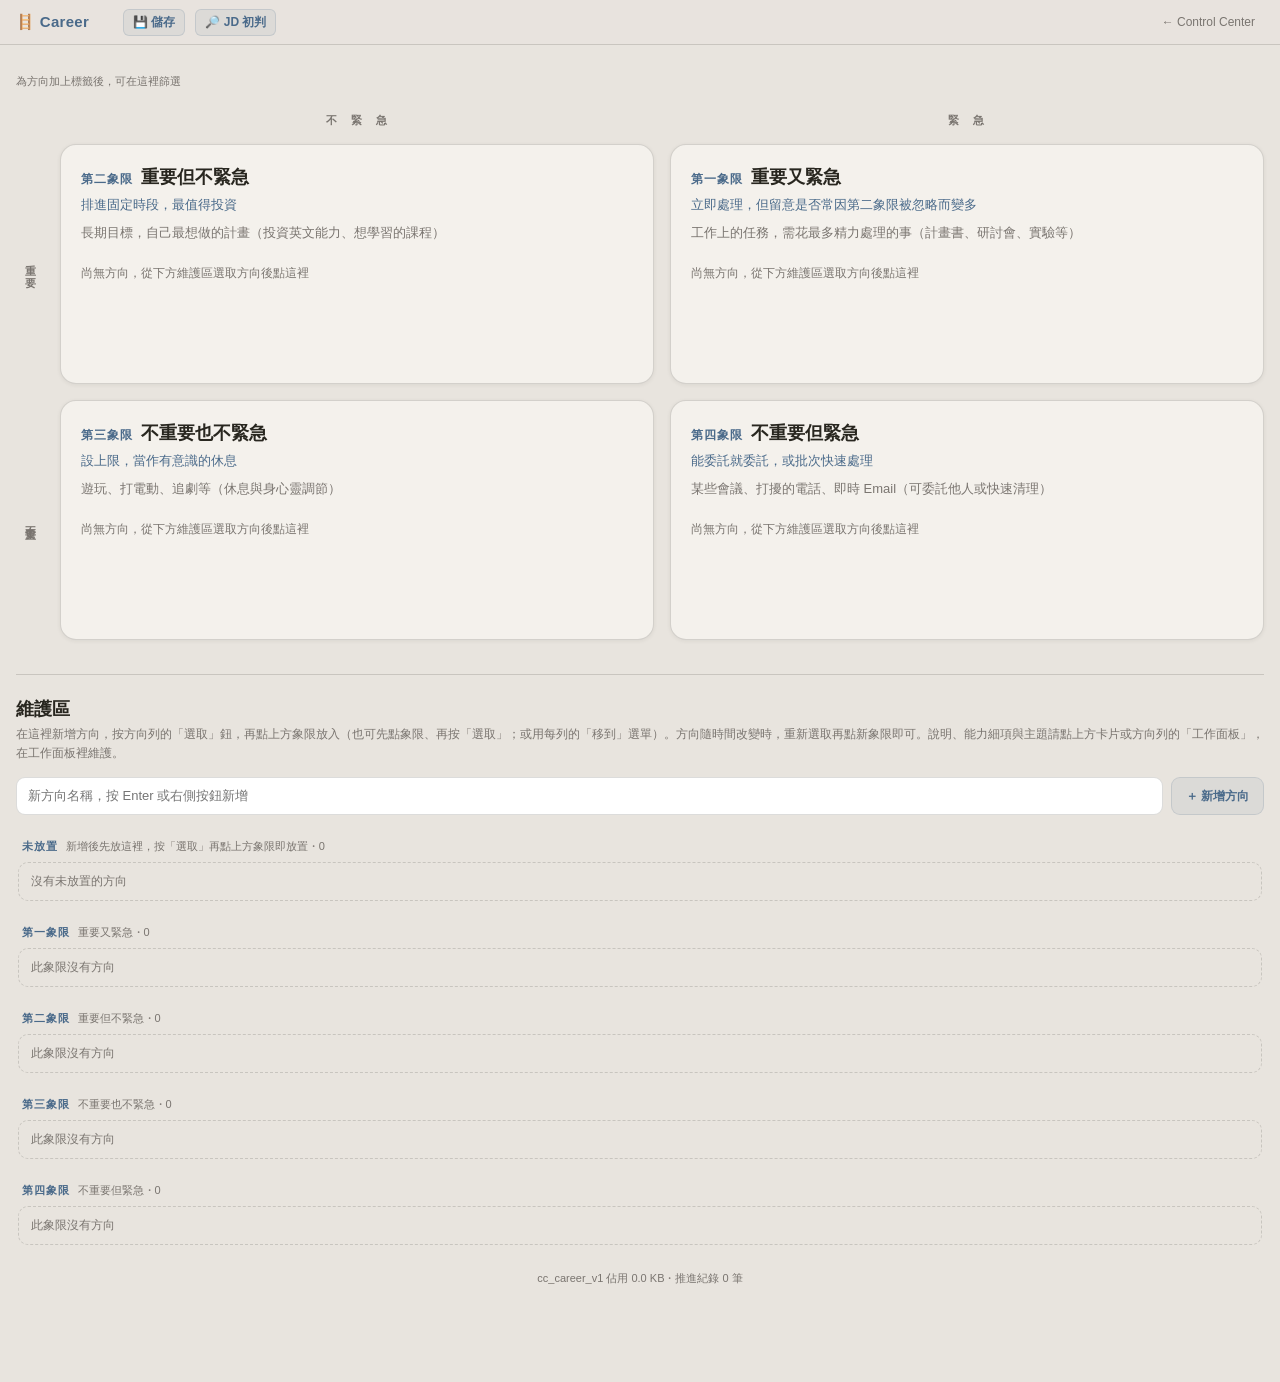
<file: career-matrix.html>
<!DOCTYPE html>
<html lang="zh-TW">
<head>
  <link rel="icon" href="data:image/svg+xml,<svg xmlns=%22http://www.w3.org/2000/svg%22 viewBox=%220 0 100 100%22><text y=%220.9em%22 font-size=%2290%22>🪜</text></svg>">
<meta charset="UTF-8">
<meta name="viewport" content="width=device-width, initial-scale=1">
<title>Career</title>
<style>
/* ── BASE: CC 共用色系 ── */
:root{
  --bg:#e8e4de;--bg2:#ede9e3;--card:#f4f1ec;
  --ink:#28261f;--sub:#55514a;--faint:#7a7570;
  --border:rgba(40,38,32,.09);--bstr:rgba(40,38,32,.16);
  --shadow:0 1px 4px rgba(40,38,32,.07);
  --ac:#4a6a8a;--ac-l:#5a80a4;--ac-tint:rgba(74,106,138,.08);--ac-tint2:rgba(74,106,138,.16);
  --fs0:18px;--fs1:15px;--fs2:13px;--fs3:12px;--fs4:11px; /* 字級階梯 L0 象限標題 > L1 方向標題 > L2 內文 > L3 下一層 > L4 下下層(可等於L3) */
  --warn:#8a5a20;--warn-bg:rgba(190,120,40,.14);--ok:#3d7a5a;--ok-bg:rgba(61,122,90,.14);
}
*{box-sizing:border-box;margin:0;padding:0}
body{font-family:-apple-system,BlinkMacSystemFont,'SF Pro Display','Helvetica Neue','PingFang TC',sans-serif;background:var(--bg);color:var(--ink);min-height:100vh;font-size:var(--fs2);-webkit-font-smoothing:antialiased}
button,input,select,textarea{font-family:inherit;color:inherit}

/* ── NAV ── */
.nav{position:sticky;top:0;z-index:100;background:rgba(232,228,222,.93);backdrop-filter:blur(18px);border-bottom:1px solid var(--bstr);display:flex;align-items:center;padding:0 16px}
.nav-title{font-size:var(--fs1);font-weight:700;color:var(--ac);padding:13px 0;letter-spacing:.02em;white-space:nowrap}
.back-link{margin-left:auto;font-size:var(--fs3);color:var(--faint);text-decoration:none;padding:5px 9px;border-radius:6px;transition:background .15s;white-space:nowrap}
.save-wrap{display:flex;align-items:center;gap:6px;margin-left:10px;min-width:0}
.save-st{font-size:var(--fs4);font-weight:500;padding:3px 9px;border-radius:100px;white-space:nowrap;overflow:hidden;text-overflow:ellipsis;max-width:200px;color:var(--faint);transition:all .3s}
.save-st.ok{color:var(--ok);background:var(--ok-bg)}
.save-st.ing{color:var(--ac);background:var(--ac-tint)}
.save-st.err{color:#a03030;background:rgba(160,48,48,.12)}
.save-btn{font-size:var(--fs3);font-weight:600;color:var(--ac);background:var(--ac-tint);border:1px solid var(--ac-tint2);border-radius:6px;padding:4px 9px;cursor:pointer;white-space:nowrap}
.save-btn:hover{background:var(--ac-tint2)}
.save-btn:disabled{opacity:.55;cursor:default}
.nav .back-link{margin-left:auto}
.save-wrap + .back-link{margin-left:auto}
.jd-link{text-decoration:none;margin-left:10px;display:inline-block}
@media(max-width:480px){.nav{padding:0 10px}.save-wrap{margin-left:6px;gap:4px}.save-st{max-width:92px;font-size:var(--fs4);padding:3px 6px}.save-btn{padding:4px 6px;font-size:var(--fs4)}.back-link{padding:5px 4px;font-size:var(--fs4)}}
.back-link:hover{background:rgba(40,38,32,.07);color:var(--ink)}

.wrap{padding:22px 16px 96px;max-width:1720px;margin:0 auto}

/* ── 標籤篩選列 ── */
.filter-bar{display:flex;flex-wrap:wrap;gap:8px;align-items:center;margin-bottom:18px;min-height:28px}
.filter-lbl{font-size:var(--fs4);color:var(--faint);margin-right:2px}
.pill{display:inline-block;font-size:var(--fs3);padding:3px 10px;border-radius:12px;background:var(--bg2);border:.5px solid var(--bstr);color:var(--sub);cursor:pointer;line-height:1.5;user-select:none}
.pill:hover{background:var(--ac-tint)}
.pill.on{background:var(--ac);color:#fff;border-color:var(--ac)}

/* ── 2x2 版面（含軸標） ── */
.board{display:grid;grid-template-columns:28px 1fr 1fr;grid-template-rows:auto auto auto;gap:16px}
.ax-top{text-align:center;font-size:var(--fs4);font-weight:700;letter-spacing:.14em;color:var(--faint)}
.ax-left{display:flex;align-items:center;justify-content:center;font-size:var(--fs4);font-weight:700;letter-spacing:.14em;color:var(--faint);writing-mode:vertical-rl}
.ax-corner{}
.q{background:var(--card);border:.5px solid var(--bstr);border-radius:16px;padding:20px 20px 18px;box-shadow:var(--shadow);min-height:240px;display:flex;flex-direction:column}
.q-head{display:flex;align-items:baseline;gap:8px;margin-bottom:4px}
.q-no{font-size:var(--fs3);font-weight:700;letter-spacing:.08em;color:var(--ac)}
.q-name{font-size:var(--fs0);font-weight:700;color:var(--ink)}
.q-desc{font-size:var(--fs2);color:var(--faint);line-height:1.55;margin-bottom:16px}
.q-list{display:flex;flex-direction:column;gap:12px;flex:1}
.q-empty{font-size:var(--fs3);color:var(--faint);padding:6px 0}
.add-btn{margin-top:16px;align-self:flex-start;font-size:var(--fs3);font-weight:600;padding:7px 14px;border-radius:9px;border:.5px dashed var(--bstr);background:transparent;color:var(--ac);cursor:pointer}
.add-btn:hover{background:var(--ac-tint)}

.cd{background:#faf8f4;border:.5px solid var(--bstr);border-radius:12px;padding:13px 15px;cursor:pointer;transition:box-shadow .15s,background .15s}
.cd:hover{box-shadow:0 2px 10px rgba(40,38,32,.1);background:#fff}
.cd-title{font-size:var(--fs1);font-weight:700;line-height:1.45;word-break:break-word}
.cd-desc{font-size:var(--fs2);color:var(--sub);line-height:1.55;margin-top:3px;word-break:break-word}
.cd-tags{display:flex;flex-wrap:wrap;gap:6px;margin-top:9px}
.cd-meta{display:flex;flex-wrap:wrap;align-items:center;gap:4px 10px;margin-top:10px;font-size:var(--fs2);color:var(--faint)}
.cd-tg{cursor:pointer}
.cd-items{margin-top:8px;padding-top:6px;border-top:.5px dashed var(--bstr);display:flex;flex-direction:column;gap:3px}
.cd-it{display:flex;align-items:center;gap:6px;font-size:var(--fs2);color:var(--sub);min-width:0}
.cd-it-n{color:var(--faint);flex-shrink:0}
.cd-it-name{flex:1;min-width:0;overflow:hidden;text-overflow:ellipsis;white-space:nowrap;font-weight:700;color:var(--ink)}
.cd-it-st{font-size:var(--fs3);flex-shrink:0;color:var(--faint)}
.cd-it-st.st1{color:var(--warn)}.cd-it-st.st2{color:var(--ac)}.cd-it-st.st3{color:var(--ok)}
.cd-dist{color:var(--sub)}
.cd-wk{font-size:var(--fs3);color:var(--faint);white-space:nowrap;margin-left:auto;align-self:flex-start;flex-shrink:0}
.cd-it-wk{font-size:var(--fs4);color:var(--faint);flex-shrink:0;white-space:nowrap}


/* ── 點選放置 ── */
.pick-btn{flex-shrink:0;width:32px;height:32px;border-radius:50%;border:.5px solid var(--bstr);background:var(--bg2);color:var(--ac);cursor:pointer;display:flex;align-items:center;justify-content:center;padding:0}
.pick-btn svg{width:16px;height:16px;display:block}
.pick-btn:hover{background:var(--ac-tint);border-color:var(--ac)}
.pick-btn.on{background:var(--ac);color:#fff;box-shadow:0 0 0 2px var(--ac-tint2)}
.sel-on{box-shadow:0 0 0 2.5px var(--ac)!important;border-color:var(--ac)!important;background:var(--ac-tint)}
.picking .q,.picking .grp[data-drop="0"]{cursor:pointer}
.picking .q:hover{box-shadow:0 0 0 2px var(--ac-l)}
/* 浮在畫面底部，不佔版面：選取時看板不會被往下推，避免點錯位置 */
.pick-hint{display:none;position:fixed;left:50%;transform:translateX(-50%);bottom:calc(16px + env(safe-area-inset-bottom,0px));width:max-content;max-width:calc(100% - 32px);z-index:90;padding:9px 14px;border-radius:10px;background:var(--card);border:1px solid var(--ac);color:var(--ac);font-size:var(--fs3);font-weight:600;line-height:1.55;box-shadow:var(--shadow)}
.pick-hint.show{display:block}
.cd-top{display:flex;gap:8px;align-items:center}
.cd-top .cd-title{flex:1;min-width:0}

/* ── 維護區 ── */
.maint{margin-top:34px;padding-top:22px;border-top:1px solid var(--bstr)}
.m-head{font-size:var(--fs0);font-weight:700;color:var(--ink);margin-bottom:4px}
.m-sub{font-size:var(--fs3);color:var(--faint);line-height:1.6;margin-bottom:14px}
.m-add{display:flex;gap:8px;margin-bottom:20px}
.m-add .inp{flex:1;min-width:0}
.grp{margin-bottom:16px;border-radius:14px;padding:4px 2px}
.grp-lbl{font-size:var(--fs4);font-weight:700;letter-spacing:.08em;color:var(--ac);margin:0 0 8px 4px;display:flex;gap:8px;align-items:baseline}
.grp-lbl span+span{color:var(--faint);font-weight:400;letter-spacing:0}
.grp-empty{font-size:var(--fs3);color:var(--faint);padding:10px 12px;border:.5px dashed var(--bstr);border-radius:10px}
.mc{background:var(--card);border:.5px solid var(--bstr);border-radius:12px;margin-bottom:8px;box-shadow:var(--shadow)}
.mc.focus-on{box-shadow:0 0 0 3px var(--ac)}
.mc.flash{animation:mcBlink .45s ease-in-out 4}
@keyframes mcBlink{0%,100%{box-shadow:0 0 0 3px var(--ac)}50%{box-shadow:0 0 0 3px transparent}}
@media (prefers-reduced-motion:reduce){.mc.flash{animation:none}}
.mc-head{display:flex;flex-wrap:wrap;align-items:center;gap:8px;padding:10px 12px;cursor:pointer}
.mc-tg{flex-shrink:0;width:32px;height:32px;border-radius:50%;border:.5px solid var(--bstr);background:var(--bg2);color:var(--sub);font-size:13px;line-height:1;display:flex;align-items:center;justify-content:center;cursor:pointer}
.mc-tg:hover,.cd-tg:hover .mc-tg{border-color:var(--ac);color:var(--ac)}
.mc-tg svg{display:block;transition:transform .15s}.mc-tg.open svg{transform:rotate(90deg)}
.cd-desc-in{font-size:var(--fs3);font-weight:400;color:var(--sub);margin-left:8px}
.mc-title{flex:1 1 140px;min-width:0;font-size:var(--fs1);font-weight:700;word-break:break-word}
.mc-title-inp{background:transparent;border:1px solid transparent;border-radius:6px;padding:3px 6px;margin:-3px -6px;color:var(--ink);font-family:inherit;cursor:text;outline:none;text-overflow:ellipsis}
.mc-title-inp:hover{border-bottom-color:var(--bstr)}
.mc-title-inp:focus{background:var(--card);border-color:var(--ac-l)}
.mc-badge{font-size:var(--fs4);padding:1px 8px;border-radius:9px;background:var(--ac-tint2);color:var(--ac);font-weight:700;white-space:nowrap}
.mc-badge.q0{background:var(--bg);color:var(--faint)}
.mc-avg{font-size:var(--fs4);color:var(--faint);white-space:nowrap}
.mc-head .sel{width:auto;max-width:150px;padding:4px 8px;font-size:var(--fs3)}
.mc-body{padding:4px 14px 16px 14px;border-top:.5px solid var(--border)}
.tree{margin-left:12px;padding-left:12px;border-left:2px solid var(--ac-tint2)}
.tree .it{margin-bottom:10px}
.fld{margin:14px 0}
.fld>label{display:block;font-size:var(--fs4);font-weight:700;letter-spacing:.06em;color:var(--ac);margin-bottom:6px}
.inp,.sel,.ta{width:100%;padding:8px 11px;border:.5px solid var(--bstr);border-radius:9px;background:#fff;font-size:var(--fs2);outline:none;line-height:1.5}
.inp:focus,.sel:focus,.ta:focus{border-color:var(--ac)}
.ta{resize:vertical;min-height:54px}
.chips{display:flex;flex-wrap:wrap;gap:6px;margin-bottom:8px}
.chip{display:inline-flex;align-items:center;gap:4px;font-size:var(--fs3);padding:3px 6px 3px 10px;border-radius:12px;background:var(--ac-tint2);color:var(--ac)}
.chip button{background:none;border:none;color:var(--ac);font-size:var(--fs2);cursor:pointer;line-height:1;padding:0 3px}
.sug{display:flex;flex-wrap:wrap;gap:6px;margin-top:8px}
.sug .pill{font-size:var(--fs4);padding:2px 9px}
.sec-lbl{font-size:var(--fs4);font-weight:700;letter-spacing:.08em;color:var(--ac);margin:18px 0 10px}
.it{border:.5px solid var(--bstr);border-radius:12px;background:#faf8f4;padding:12px 13px}
.it-top{display:flex;gap:8px;align-items:center;margin-bottom:10px}
.it-no{flex-shrink:0;min-width:22px;height:22px;padding:0 5px;box-sizing:border-box;border-radius:11px;background:var(--ac-tint2);color:var(--ac);font-size:var(--fs4);font-weight:700;display:flex;align-items:center;justify-content:center}
.it-top .inp{flex:1;min-width:0}
.it{position:relative}
.it-ask{margin:-4px 0 10px}
.sec-row{display:flex;align-items:center;gap:10px;margin:18px 0 10px}.sec-row .sec-lbl{margin:0}
.ord-btn{height:32px;border-radius:16px;border:.5px solid var(--bstr);background:var(--bg2);color:var(--sub);font-size:13px;padding:0 12px;cursor:pointer;font-family:inherit}
.ord-btn:hover,.ord-btn.on{border-color:var(--ac);color:var(--ac)}
.grp-lbl .ord-btn{margin-left:auto;align-self:center;letter-spacing:0;font-weight:400}
.st-ic.mv-ic{font-size:15px;color:var(--sub)}.st-ic.mv-ic:hover,.st-ic.mv-ic:focus-visible{color:var(--ac);border-color:var(--ac)}
.st-ic.st0{color:var(--faint)}
.st-ic.tr-ic{color:var(--sub)}
.st-ic.tr-ic svg{width:16px;height:16px;display:block}
.st-ic.tr-ic:hover,.st-ic.tr-ic:focus-visible{color:#a04040;border-color:rgba(192,80,80,.45);background:rgba(192,80,80,.1)}
.tmenu.imenu{left:auto;right:13px;top:56px;min-width:150px}
.it-lbl{font-size:var(--fs4);font-weight:600;color:var(--faint);margin:2px 0 5px}
.jr-ask{font-size:var(--fs3);color:#a04040}
.jempty{font-size:var(--fs3);color:var(--faint);padding:2px 0 6px}
.q-tip{font-size:var(--fs2);color:var(--ac);line-height:1.5;margin:2px 0 8px}
.mc-tagbar{flex-basis:100%;display:flex;flex-direction:column;align-items:flex-start;gap:6px;padding-left:28px}
.mc-tagrow{display:flex;flex-wrap:wrap;align-items:center;gap:6px}
.mc-tagbar .chip{padding:2px 4px 2px 9px}
.mc-tagbar .chip button{min-width:24px;min-height:24px}
.mc-tagbar .inp.tgi{width:150px;padding:4px 9px;font-size:var(--fs3)}
.mc-tagbar .pill{cursor:pointer}
.tkan{display:grid;grid-template-columns:repeat(3,minmax(0,1fr));gap:8px;align-items:start}
.tcol{background:var(--bg2);border:.5px solid var(--bstr);border-radius:10px;padding:8px;min-width:0}
.tcol-h{font-size:var(--fs3);font-weight:700;color:var(--ac);margin:0 0 8px 2px}
.tcard{background:#fff;border:.5px solid var(--bstr);border-radius:9px;padding:6px;margin-bottom:6px}
.tcard .inp.tpn{padding:5px 8px;font-size:var(--fs2);min-height:32px}
.tcard-b{display:flex;gap:4px;align-items:center;margin-top:5px;flex-wrap:wrap}
.tcard-b .btn{min-height:32px;min-width:32px;padding:4px 9px;font-size:var(--fs3)}
.tcard-b .sp{flex:1}
.tcol-add{display:flex;flex-direction:column;gap:5px;margin-top:8px}
.tcol-add .inp{padding:5px 8px;font-size:var(--fs3);min-height:32px}
.tcol-add .btn{min-height:32px}
.cd-it-st{font-weight:700}
.cd-tp{font-size:var(--fs3);color:var(--faint);padding:2px 0 2px 18px}
.cd-tk{position:relative;display:grid;grid-template-columns:repeat(3,minmax(0,1fr));gap:4px;margin:3px 0 6px 0}
/* 10-13：掌握程度像時間軸——一條橫線貫穿三格標題列，格子底色在線與標題文字下方 */
.cd-tk::before{content:"";position:absolute;left:6px;right:6px;top:11.75px;height:1.5px;background:var(--bstr);z-index:1;pointer-events:none}
.cd-tkc{background:#fcfbf8;border:none;border-radius:7px;padding:4px 6px;min-width:0}
.cd-tkc.c1{background:#fdf5ea}.cd-tkc.c1 .cd-tkh{color:var(--warn)}
.cd-tkc.c2{background:#f9f9f6}.cd-tkc.c2 .cd-tkh{color:var(--sub)}
.cd-tkc.c3{background:#f2f7fb}.cd-tkc.c3 .cd-tkh{color:var(--ac)}
.cd-tkh{position:relative;z-index:2;display:inline-flex;align-items:center;gap:5px;padding-right:6px;background:inherit;border-radius:4px;font-size:var(--fs3);font-weight:700;color:var(--ac);margin-bottom:3px;line-height:18px}
.cd-tkh::before{content:"";width:8px;height:8px;border-radius:50%;background:currentColor;flex-shrink:0}
.cd-tkn .cd-b{position:relative;padding-left:12px}
.cd-tkn .cd-b::before{content:"\2022";position:absolute;left:2px;top:0}
.cd-tkn{font-size:var(--fs3);color:var(--sub);line-height:1.45;word-break:break-word}
@media(max-width:480px){.cd-tk{margin-left:0;gap:3px}.cd-tk::before{top:10.75px}.cd-tkc{padding:3px 4px}.cd-tkh{font-size:var(--fs4)}.cd-tkn{font-size:var(--fs4)}}
.ta.tmemo{min-height:40px;resize:none;overflow:hidden;font-size:var(--fs3)}
.tcard .memo-btn{display:block;width:100%;text-align:left;margin-top:5px;min-height:28px;padding:3px 8px;font-size:var(--fs4);font-weight:500;overflow:hidden;text-overflow:ellipsis;white-space:nowrap}
.tcard .ta.tmemo{margin-top:5px;padding:5px 8px}
.tcard{position:relative}
.tcard-t{display:flex;gap:6px;align-items:center}
.tcard-t .inp.tpn{flex:1;min-width:0}
.st-ic{flex-shrink:0;width:32px;height:32px;border-radius:50%;border:.5px solid var(--bstr);background:var(--bg2);font-size:17px;line-height:1;cursor:pointer;display:flex;align-items:center;justify-content:center;padding:0}
.st-ic.st1{color:var(--warn);background:#fdf3e6}.st-ic.st2{color:var(--sub);background:#f3f2ee}.st-ic.st3{color:var(--ac);background:#eaf1f8}
.st-ic:hover,.st-ic[aria-expanded="true"]{border-color:var(--ac)}
.tmenu{position:absolute;left:6px;right:6px;top:42px;z-index:30;background:#fff;border:1px solid var(--bstr);border-radius:10px;box-shadow:0 4px 16px rgba(40,38,32,.18);padding:4px;display:flex;flex-direction:column;gap:2px}
.tmenu button{display:flex;align-items:center;gap:6px;min-height:32px;padding:4px 8px;border:none;border-radius:7px;background:transparent;font-size:var(--fs3);color:var(--ink);cursor:pointer;text-align:left;white-space:nowrap}
.tmenu button:hover,.tmenu button:focus-visible{background:var(--ac-tint)}
.tmenu button[aria-checked="true"]{font-weight:700;color:var(--ac)}
.tmenu .ck{width:14px;flex-shrink:0;color:var(--ac)}
@media(max-width:599px){.tkan{grid-template-columns:1fr}}
.btn{font-size:var(--fs3);font-weight:600;padding:7px 14px;border-radius:9px;border:.5px solid var(--ac-tint2);background:var(--ac-tint);color:var(--ac);cursor:pointer;white-space:nowrap}
.btn:hover{background:var(--ac-tint2)}
.btn.danger{background:rgba(192,80,80,.1);color:#a04040;border-color:rgba(192,80,80,.3)}
.btn.danger:hover{background:rgba(192,80,80,.2)}
.btn.plain{background:var(--bg2);color:var(--sub);border-color:var(--bstr)}
.del-zone{margin-top:22px;padding-top:14px;border-top:1px solid var(--bstr)}
.del-ask{font-size:var(--fs3);color:#a04040;line-height:1.6;margin-bottom:10px}
.del-ask+div{display:flex;gap:8px}

#toast{position:fixed;bottom:22px;left:50%;transform:translateX(-50%);background:#38342e;color:#f4f0e8;font-size:var(--fs3);padding:7px 16px;border-radius:20px;z-index:9999;opacity:0;transition:opacity .2s;white-space:nowrap;pointer-events:none}
#toast.show{opacity:1}
.to-opt{font-family:inherit;font-size:var(--fs4);padding:2px 8px;border-radius:10px;border:.5px solid var(--ac-tint2);background:var(--ac-tint);color:var(--ac);cursor:pointer;white-space:nowrap;flex-shrink:0}
.to-opt:hover{background:var(--ac-tint2)}
.to-opt.done{background:none;border-color:var(--border);color:var(--faint);cursor:default}
.cd-meta .to-opt{margin-left:auto}
#opt-undo{position:fixed;bottom:22px;left:50%;transform:translateX(-50%);background:#38342e;color:#f4f0e8;font-size:var(--fs3);padding:7px 10px 7px 16px;border-radius:20px;z-index:10000;display:none;align-items:center;gap:10px;max-width:calc(100vw - 32px)}
#opt-undo.show{display:flex}
#opt-undo span{overflow:hidden;text-overflow:ellipsis;white-space:nowrap}
#opt-undo button{font-family:inherit;font-size:var(--fs3);background:none;border:.5px solid rgba(244,240,232,.5);color:#f4f0e8;border-radius:12px;padding:2px 10px;cursor:pointer;flex-shrink:0}
.foot{text-align:center;font-size:var(--fs4);color:var(--faint);margin-top:22px}

/* ── 階段 4（10-27）：需要注意／任務總覽／方向工作面板 ── */
.att{background:var(--card);border:.5px solid var(--bstr);border-left:3px solid var(--warn);border-radius:12px;padding:12px 14px;margin-bottom:16px;box-shadow:var(--shadow)}
.att-h{font-size:var(--fs3);font-weight:700;color:var(--warn);margin-bottom:6px}
.att-row{display:flex;align-items:baseline;gap:8px;width:100%;text-align:left;background:none;border:none;border-radius:7px;padding:5px 6px;font-size:var(--fs2);color:var(--ink);line-height:1.5;font-family:inherit}
button.att-row{cursor:pointer}
button.att-row:hover,button.att-row:focus-visible{background:var(--ac-tint)}
.att-q{flex-shrink:0;font-size:var(--fs4);font-weight:700;color:var(--ac);background:var(--ac-tint2);padding:1px 7px;border-radius:9px;white-space:nowrap}
.att-q.dq{color:var(--faint);background:var(--bg)}
.att-t{min-width:0;word-break:break-word}
.att-more{margin-top:4px;font-family:inherit;font-size:var(--fs3);background:none;border:none;color:var(--ac);cursor:pointer;padding:4px 6px}
.cd-side{display:flex;flex-direction:column;align-items:flex-end;gap:2px;margin-left:auto;align-self:flex-start;flex-shrink:0}
.cd-side .cd-wk{margin-left:0}
.cd-tc{font-size:var(--fs3);color:var(--sub);white-space:nowrap}
.cd:focus-visible{outline:2px solid var(--ac);outline-offset:2px}
.tk-list{display:flex;flex-direction:column;gap:3px;margin:2px 0 6px 18px}
.tk-row{display:flex;align-items:center;gap:6px;font-size:var(--fs3);color:var(--sub);min-width:0;flex-wrap:wrap}
.tk-name{flex:1 1 120px;min-width:0;word-break:break-word;color:var(--ink)}
.tk-pill{font-size:var(--fs4);padding:1px 7px;border-radius:9px;white-space:nowrap;flex-shrink:0}
.tk-pill.on{color:var(--ok);background:var(--ok-bg)}
.tk-pill.idle{color:var(--sub);background:var(--bg)}
.tk-pill.closed{color:var(--faint);border:.5px solid var(--bstr)}
.tk-n{font-size:var(--fs4);color:var(--faint);white-space:nowrap;flex-shrink:0}
.tk-lbl{font-size:var(--fs2);font-weight:700;color:var(--ink);margin:6px 0 3px 0}
.sec-lbl.sub{font-size:var(--fs2);letter-spacing:0;color:var(--ink)}
.wp{position:fixed;z-index:95;background:var(--bg2);display:flex;flex-direction:column;visibility:hidden;transition:transform .22s ease,visibility 0s linear .22s;box-shadow:-6px 0 24px rgba(40,38,32,.14)}
.wp.open{visibility:visible;transform:none;transition:transform .22s ease}
@media(min-width:900px){
  .wp{top:var(--navh,46px);right:0;bottom:0;width:min(600px,46vw);border-left:1px solid var(--bstr);transform:translateX(100%)}
  body.wp-on .wrap{padding-right:calc(min(600px,46vw) + 16px)}
}
@media(max-width:899px){
  .wp{top:0;left:0;right:0;bottom:0;z-index:150;transform:translateY(100%)}
  body.wp-on{overflow:hidden}
}
.wp.open{transform:none}
@media (prefers-reduced-motion:reduce){.wp,.wp.open{transition:none}}
.wp-head{display:flex;align-items:center;gap:10px;padding:10px 14px;border-bottom:1px solid var(--bstr);background:var(--card)}
.wp-title{flex:1;min-width:0;font-size:var(--fs1);font-weight:700;word-break:break-word}
.wp-x{font-size:15px;color:var(--sub)}
.wp-body{flex:1;overflow-y:auto;padding:12px 14px 48px;overscroll-behavior:contain}
.wp-meta{display:flex;flex-wrap:wrap;align-items:center;gap:6px 12px;font-size:var(--fs3);color:var(--sub)}
.wp-att{margin-top:12px;padding:8px 10px;border-radius:10px;background:var(--warn-bg)}
.wp-att .sec-lbl{color:var(--warn);margin:0 0 4px}
.wp-att-r{font-size:var(--fs3);color:var(--ink);line-height:1.55;word-break:break-word}
.wp-body .tree{margin-left:0;padding-left:10px}
.wp-body .tcard-t{flex-wrap:wrap}.wp-body .tcard-t .inp.tpn{flex:1 1 100%} /* 面板較窄：主題名稱獨佔一列，icon 換到下一列，保留三欄分布 */
.it-tasks{margin:0 0 10px}
.it-tasks .tk-list{margin-left:0}
.it-tasks-h{display:flex;align-items:center;gap:8px;margin:0 0 4px}
.it-tasks-h .it-lbl{margin:0}
.drop-d{font-size:var(--fs3);color:var(--sub);margin-bottom:4px}
.drop-rs{display:flex;gap:8px;align-items:center}
.drop-rs .sel{flex:1;min-width:0}
.drop-tg{margin:0 0 8px 4px}
.drop-row .mc-head{cursor:pointer}
.drop-reason{font-size:var(--fs3);color:var(--sub);padding:0 12px 10px 12px;word-break:break-word}
.mc-head .btn.wp-open{padding:5px 10px}

/* ── 階段 5（10-27）：時間分配／本週焦點 ── */
:root{--k1:#3f5f80;--k2:#6f97bd;--k3:#3d7a5a;--k4:#8a5a20;--k0:#a8a39b;--ku:#cfcac1;--kcal:#7a8a96}
.alc{background:var(--card);border:.5px solid var(--bstr);border-left:3px solid var(--ac);border-radius:12px;padding:12px 14px;margin-bottom:12px;box-shadow:var(--shadow);min-width:0}
.alc-h{font-size:var(--fs3);font-weight:700;color:var(--ac);margin-bottom:6px}
.alc-row{margin:6px 0 8px;min-width:0}
.alc-top{display:flex;flex-wrap:wrap;align-items:baseline;gap:4px 10px;font-size:var(--fs2);color:var(--ink)}
.alc-w{font-size:var(--fs4);font-weight:700;color:var(--ac);background:var(--ac-tint2);padding:1px 8px;border-radius:9px;white-space:nowrap}
.alc-row.prev .alc-w{color:var(--sub);background:var(--bg)}
.alc-row.prev .alc-top{color:var(--sub)}
.alc-bar{display:flex;height:8px;border-radius:4px;overflow:hidden;background:var(--bg);margin:6px 0 5px}
.alc-seg{height:100%}
.alc-seg.k1,.alc-dot.k1{background:var(--k1)}.alc-seg.k2,.alc-dot.k2{background:var(--k2)}.alc-seg.k3,.alc-dot.k3{background:var(--k3)}.alc-seg.k4,.alc-dot.k4{background:var(--k4)}
.alc-seg.k0,.alc-dot.k0{background:var(--k0)}.alc-seg.ku,.alc-dot.ku{background:var(--ku)}.alc-seg.kcal,.alc-dot.kcal{background:var(--kcal)}
.alc-cs{display:flex;flex-wrap:wrap;gap:2px 12px;font-size:var(--fs3);color:var(--sub)}
.alc-c{display:inline-flex;align-items:center;gap:4px;white-space:nowrap}
.alc-dot{width:8px;height:8px;border-radius:50%;flex-shrink:0}
.alc-lg{display:flex;flex-wrap:wrap;gap:3px 12px;font-size:var(--fs3);color:var(--sub);margin-top:6px;padding-top:6px;border-top:.5px dashed var(--bstr)}
.alc-dot.sq{border-radius:2px}
.alc-none{font-size:var(--fs3);color:var(--faint)}
.alc-fc{display:flex;flex-wrap:wrap;align-items:center;gap:6px 10px;margin-top:8px;padding-top:8px;border-top:.5px dashed var(--bstr);font-size:var(--fs2);color:var(--ink);line-height:1.5}
.alc-fl{font-size:var(--fs4);font-weight:700;color:var(--ac);background:var(--ac-tint2);padding:1px 8px;border-radius:9px;white-space:nowrap}
.alc-fn{min-width:0;word-break:break-word}
.alc-hint{font-size:var(--fs3);color:var(--faint)}
.foc-pill{display:inline-block;font-size:var(--fs4);font-weight:700;color:var(--ac);background:var(--ac-tint2);padding:1px 7px;border-radius:9px;white-space:nowrap;flex-shrink:0;vertical-align:middle}
.cd-title .foc-pill{margin-left:8px}
.st-ic.foc-ic{color:var(--sub);font-size:16px}
.st-ic.foc-ic.on{color:#fff;background:var(--ac);border-color:var(--ac)}
.st-ic.foc-ic:hover,.st-ic.foc-ic:focus-visible{border-color:var(--ac)}

/* ── 手機：單欄依 1→4 堆疊 ── */
@media(max-width:699px){
  .wrap{padding:16px 16px 110px}
  .board{display:flex;flex-direction:column;gap:14px}
  .ax-top,.ax-left,.ax-corner{display:none}
  .q{min-height:0;padding:18px 16px 16px}
  .q[data-q="1"]{order:1}.q[data-q="2"]{order:2}.q[data-q="3"]{order:3}.q[data-q="4"]{order:4}
  .mc-body{padding:4px 10px 14px}
  .tree{margin-left:4px;padding-left:8px}
}
</style>
</head>
<body>

<div class="nav">
  <div class="nav-title">🪜 Career</div>
  <div class="save-wrap"><span class="save-st" id="save-st" role="status" aria-live="polite"></span><button type="button" class="save-btn" id="save-btn" onclick="ccSaveClick()">💾 儲存</button></div>
  <a class="save-btn jd-link" href="./career-jd.html">🔎 JD 初判</a>
  <a class="back-link" href="./index.html">← Control Center</a>
</div>

<div class="wrap">
  <div class="alc" id="alloc" role="region" aria-label="時間分配與本週焦點" hidden></div>
  <div class="att" id="att" role="region" aria-label="需要注意" hidden></div>
  <div class="filter-bar" id="filter-bar"></div>

  <div class="pick-hint" id="pick-hint" role="status"></div>

  <div class="board" id="board">
    <div class="ax-corner"></div>
    <div class="ax-top">不　緊　急</div>
    <div class="ax-top">緊　急</div>

    <div class="ax-left">重　要</div>
    <div class="q" data-q="2" data-drop="2" id="q2"></div>
    <div class="q" data-q="1" data-drop="1" id="q1"></div>

    <div class="ax-left">不重要</div>
    <div class="q" data-q="3" data-drop="3" id="q3"></div>
    <div class="q" data-q="4" data-drop="4" id="q4"></div>
  </div>

  <div class="maint" id="maint-wrap">
    <div class="m-head">維護區</div>
    <div class="m-sub">在這裡新增方向，按方向列的「選取」鈕，再點上方象限放入（也可先點象限、再按「選取」；或用每列的「移到」選單）。方向隨時間改變時，重新選取再點新象限即可。說明、能力細項與主題請點上方卡片或方向列的「工作面板」，在工作面板裡維護。</div>
    <div class="m-add">
      <input class="inp" id="new-title" maxlength="80" placeholder="新方向名稱，按 Enter 或右側按鈕新增">
      <button class="btn" id="new-btn">＋ 新增方向</button>
    </div>
    <div id="maint"></div>
  </div>
  <div class="foot" id="usage"></div>
</div>

<aside class="wp" id="wp" role="dialog" aria-labelledby="wp-title" aria-hidden="true">
  <div class="wp-head"><div class="wp-title" id="wp-title"></div><button type="button" class="st-ic wp-x" id="wp-x" aria-label="關閉工作面板" title="關閉（Esc）">✕</button></div>
  <div class="wp-body" id="wp-body"></div>
</aside>

<div id="toast"></div>
<div id="opt-undo"><span id="opt-undo-msg"></span><button type="button" id="opt-undo-btn">復原</button></div>

<script>
const KEY='cc_career_v1';
const STATUSES=['未評估','需強化','掌握中','已精通'];
const FIELDS=['progress','status','milestone','note','quadrant','dropped']; // dropped：方向決定不進行／恢復（階段 4，itemId=null）
const QN=['','一','二','三','四'];
const QDEF={
  1:{name:'重要又緊急',desc:'工作上的任務，需花最多精力處理的事（計畫書、研討會、實驗等）'},
  2:{name:'重要但不緊急',desc:'長期目標，自己最想做的計畫（投資英文能力、想學習的課程）'},
  3:{name:'不重要也不緊急',desc:'遊玩、打電動、追劇等（休息與身心靈調節）'},
  4:{name:'不重要但緊急',desc:'某些會議、打擾的電話、即時 Email（可委託他人或快速清理）'}
};
const SUG_TAGS=['高價值','內心推進動能高','探索','主業'];
const JOURNAL_MAX=100,JSHOW=3;
const TOPIC_MAX=100,TSTATES=['待學','學習中','已學'];
const TLBL={'待學':'掌握低','學習中':'掌握一些','已學':'掌握較多'}; // 只改顯示用詞，資料值不變
const QTIP={1:'立即處理，但留意是否常因第二象限被忽略而變多',2:'排進固定時段，最值得投資',3:'設上限，當作有意識的休息',4:'能委託就委託，或批次快速處理'};
const LOG_MAX=3000,CARD_MAX=100,ITEM_MAX=50,TAG_MAX=8;

function $(id){return document.getElementById(id);}
function esc(s){return String(s==null?'':s).replace(/&/g,'&amp;').replace(/</g,'&lt;').replace(/>/g,'&gt;').replace(/"/g,'&quot;').replace(/'/g,'&#39;');}
function pad(n){return String(n).padStart(2,'0');}
function today(){const d=new Date();return d.getFullYear()+'-'+pad(d.getMonth()+1)+'-'+pad(d.getDate());}
function nowStr(){const d=new Date();return today()+'T'+pad(d.getHours())+':'+pad(d.getMinutes());}
let _uc=0;
function uid(p){_uc++;return p+Date.now().toString(36)+_uc.toString(36)+Math.random().toString(36).slice(2,5);}
function clampP(v){v=Math.round(Number(v));return Number.isFinite(v)?Math.max(0,Math.min(100,v)):0;}
function str(v,max){return typeof v==='string'?v.slice(0,max):'';}
function normTag(t){return typeof t==='string'?t.replace(/^[#＃\s]+/,'').trim().replace(/\s+/g,' ').slice(0,20):'';}
function normQ(v){const q=Number(v);return(v!==null&&v!==''&&typeof v!=='boolean'&&Number.isInteger(q)&&q>=0&&q<=4)?q:0;}
const ID_RE=/^[A-Za-z0-9_-]{1,60}$/;
const DATE_RE=/^\d{4}-\d{2}-\d{2}$/;
const TS_RE=/^\d{4}-\d{2}-\d{2}T\d{2}:\d{2}$/;

function validDate(v){
  if(typeof v!=='string'||!DATE_RE.test(v))return false;
  const y=+v.slice(0,4),m=+v.slice(5,7),d=+v.slice(8,10);
  if(y<2000||y>2100)return false;
  const t=new Date(Date.UTC(y,m-1,d));
  return t.getUTCFullYear()===y&&t.getUTCMonth()===m-1&&t.getUTCDate()===d;
}
// 學習紀錄（規格 8 節）：陣列、id 字串（不重複）、date 有效、text 字串 ≤500，不合格丟棄，上限 100 筆（超過刪最舊）
// 遷移：journal 欄位不存在且 note 非空 → 以 note 轉成第一筆（日期＝updatedAt 日期，無則今天）；只在記憶體進行，下次存檔才寫回，note 保留
function normJournal(it){
  const out=[];
  if(Array.isArray(it.journal)){
    const seen=new Set();
    it.journal.forEach(j=>{
      if(!j||typeof j!=='object'||typeof j.id!=='string'||!ID_RE.test(j.id)||seen.has(j.id))return;
      if(!validDate(j.date)||typeof j.text!=='string')return;
      const text=j.text.slice(0,500);
      if(!text.trim())return;
      seen.add(j.id);out.push({id:j.id,date:j.date,text});
    });
  }else if(typeof it.note==='string'&&it.note.trim()){
    const d=(typeof it.updatedAt==='string'&&TS_RE.test(it.updatedAt)&&validDate(it.updatedAt.slice(0,10)))?it.updatedAt.slice(0,10):today();
    out.push({id:uid('j'),date:d,text:it.note.slice(0,500)});
  }
  if(out.length>JOURNAL_MAX){
    const idx=out.map((j,i)=>[j,i]).sort((a,b)=>a[0].date<b[0].date?-1:a[0].date>b[0].date?1:a[1]-b[1]);
    const keep=new Set(idx.slice(idx.length-JOURNAL_MAX).map(x=>x[1]));
    return out.filter((j,i)=>keep.has(i));
  }
  return out;
}
// 主題清單（規格 9 節）：陣列、id 字串（不重複）、name 非空字串 ≤80、state 三值（不合格→待學）、learnedAt 日期有效才保留（換到已學或在已學欄新增時寫入今天，背景用、不顯示；換離不清）、createdAt 有效否則今天；上限 100 個
function normTopics(it){
  const out=[];
  if(!Array.isArray(it.topics))return out;
  const seen=new Set();
  it.topics.forEach(tp=>{
    if(out.length>=TOPIC_MAX)return;
    if(!tp||typeof tp!=='object'||typeof tp.id!=='string'||!ID_RE.test(tp.id)||seen.has(tp.id))return;
    if(typeof tp.name!=='string')return;
    const name=tp.name.slice(0,80);
    if(!name.trim())return;
    const state=TSTATES.indexOf(tp.state)>=0?tp.state:'待學';
    seen.add(tp.id);
    out.push({id:tp.id,name,state,learnedAt:validDate(tp.learnedAt)?tp.learnedAt:'',createdAt:validDate(tp.createdAt)?tp.createdAt:today(),memo:str(tp.memo,500)}); // memo：維護區專用備註，非字串→''
  });
  return out;
}
// 決定不進行（階段 4，10-27）：{date 有效日期, reason ≤200}；不合格整個丟棄（視為未決定）；標記時不改 quadrant
function normDropped(d){
  if(!d||typeof d!=='object'||Array.isArray(d)||!validDate(d.date))return null;
  return{date:d.date,reason:str(d.reason,200)};
}
function isDropped(c){return !!(c&&c.dropped);}
// 本週焦點（階段 5，10-27 裁決：週一到週日 ISO 週）：items[].focus＝'YYYY-Www'，只用於判斷是否仍有效，任何畫面都不顯示
// 下面兩行（FOCUS_RE／careerFocusWeek）與 Optimizer v3 逐字一致（規劃書 11.2、E-9）
const FOCUS_RE=/^\d{4}-W(0[1-9]|[1-4]\d|5[0-3])$/;
function careerFocusWeek(d){
  const t=new Date(Date.UTC(d.getFullYear(),d.getMonth(),d.getDate()));
  const dow=t.getUTCDay()||7;
  t.setUTCDate(t.getUTCDate()+4-dow);
  const y=t.getUTCFullYear();
  const wk=Math.ceil(((t-Date.UTC(y,0,1))/86400000+1)/7);
  return y+'-W'+String(wk).padStart(2,'0');
}
const FOCUS_MAX=3;
function curFW(){return careerFocusWeek(new Date());} // 以真實今天為準
function prevFW(){const n=new Date();return careerFocusWeek(new Date(n.getFullYear(),n.getMonth(),n.getDate()-7));}
function focusList(fw){const w=fw||curFW(),out=[];DB.cards.forEach(c=>{if(isDropped(c))return;c.items.forEach(it=>{if(it.focus===w)out.push({c,it});});});return out;}
// 讀取驗證（規格 2 節）：匯入／Gist 還原資料不可信，欄位逐一檢查，不合格丟棄或給預設
function normalize(raw){
  const out={version:1,cards:[],log:[]};
  if(!raw||typeof raw!=='object')return out;
  const seen=new Set();
  const iseen=new Set();
  (Array.isArray(raw.cards)?raw.cards:[]).slice(0,CARD_MAX).forEach(c=>{
    if(!c||typeof c!=='object')return;
    let id=(typeof c.id==='string'&&ID_RE.test(c.id)&&!seen.has(c.id))?c.id:uid('c');
    seen.add(id);
    const card={
      id,quadrant:normQ(c.quadrant),
      title:str(c.title,80),desc:str(c.desc,300),tags:[],items:[],
      createdAt:TS_RE.test(c.createdAt)?c.createdAt:nowStr(),
      updatedAt:TS_RE.test(c.updatedAt)?c.updatedAt:nowStr()
    };
    const dr=normDropped(c.dropped);if(dr)card.dropped=dr; // 沒有或不合格就不建欄位（舊資料存檔後 diff 不變）
    (Array.isArray(c.tags)?c.tags:[]).forEach(t=>{const n=normTag(t);if(n&&card.tags.indexOf(n)<0&&card.tags.length<TAG_MAX)card.tags.push(n);});
    (Array.isArray(c.items)?c.items:[]).slice(0,ITEM_MAX).forEach(it=>{
      if(!it||typeof it!=='object')return;
      let iid=(typeof it.id==='string'&&ID_RE.test(it.id)&&!iseen.has(it.id))?it.id:uid('i');
      iseen.add(iid);
      card.items.push({
        id:iid,name:str(it.name,80),
        status:STATUSES.indexOf(it.status)>=0?it.status:'未評估',
        progress:clampP(it.progress),
        milestone:str(it.milestone,200),
        note:str(it.note,500),
        journal:normJournal(it),
        updatedAt:TS_RE.test(it.updatedAt)?it.updatedAt:nowStr(),
        topics:normTopics(it)
      });
      if(typeof it.focus==='string'&&FOCUS_RE.test(it.focus))card.items[card.items.length-1].focus=it.focus; // 焦點週代號：格式合格才建欄位（舊資料 diff 不變）
    });
    out.cards.push(card);
  });
  (Array.isArray(raw.log)?raw.log:[]).forEach(l=>{
    if(!l||typeof l!=='object'||!DATE_RE.test(l.date)||FIELDS.indexOf(l.field)<0)return;
    const card=out.cards.find(c=>c.id===l.cardId);
    if(!card)return;
    let from,to,itemId=null;
    if(l.field==='quadrant'){
      from=normQ(l.from);to=normQ(l.to);
    }else if(l.field==='dropped'){
      from=str(l.from,200);to=str(l.to,200); // 標記：''→理由；恢復：理由→''
    }else{
      if(!card.items.some(i=>i.id===l.itemId))return;
      itemId=l.itemId;
      if(l.field==='progress'){from=clampP(l.from);to=clampP(l.to);}
      else if(l.field==='status'){if(STATUSES.indexOf(l.from)<0||STATUSES.indexOf(l.to)<0)return;from=l.from;to=l.to;}
      else{from=str(l.from,200);to=str(l.to,200);}
    }
    if(from===to)return;
    out.log.push({date:l.date,cardId:l.cardId,itemId,field:l.field,from,to});
  });
  if(out.log.length>LOG_MAX)out.log=trimLog(out.log);
  return out;
}
function trimLog(log){
  // 穩定排序後砍最舊
  const idx=log.map((l,i)=>[l,i]).sort((a,b)=>a[0].date<b[0].date?-1:a[0].date>b[0].date?1:a[1]-b[1]);
  const keep=new Set(idx.slice(idx.length-LOG_MAX).map(x=>x[1]));
  return log.filter((l,i)=>keep.has(i));
}

let DB=null;
function load(){
  let raw=null;
  try{raw=JSON.parse(localStorage.getItem(KEY)||'null');}catch(e){raw=null;}
  DB=normalize(raw);
}
function save(){
  let ok=true;
  // 跨裝置防覆蓋（spec 3.3a）：其他分頁已下載新資料時，本分頁寫入會被 cc_autosync 略過，不可顯示已儲存
  if(window.ccSyncCore&&typeof window.ccSyncCore.isStaleTab==='function'&&window.ccSyncCore.isStaleTab()){
    _ccOk=false;ccSt('err','⚠ 未儲存：資料已在其他分頁更新，請重新整理');toast('未儲存：資料已在其他分頁更新，請重新整理');return;
  }
  try{localStorage.setItem(KEY,JSON.stringify(DB));}catch(e){ok=false;console.error(e);toast('儲存失敗（儲存空間不足？）');}
  _ccOk=ok;
  if(ok)ccSt('ok','✓ 已儲存 '+ccHM());else ccSt('err','⚠ 儲存失敗');
}
// ── 儲存狀態列／儲存按鈕（只讀寫狀態顯示，不碰資料結構） ──
let _ccOk=true;
function ccHM(){const d=new Date();return String(d.getHours()).padStart(2,'0')+':'+String(d.getMinutes()).padStart(2,'0');}
function ccSt(kind,msg){
  const el=document.getElementById('save-st');if(!el)return;
  el.className='save-st '+kind;el.textContent=msg;el.title=msg;
}
function ccShowLoaded(){
  const el=document.getElementById('save-st');
  if(el&&!el.textContent&&localStorage.getItem(KEY))ccSt('ok','✓ 已載入');
}
async function ccSaveClick(){
  const btn=document.getElementById('save-btn');
  const a=document.activeElement;
  if(a&&a!==document.body&&a!==btn&&typeof a.blur==='function')a.blur(); // 讓正在編輯的欄位觸發 change
  await new Promise(r=>setTimeout(r,80)); // 等 change 的 setTimeout(0)／render／焦點還原跑完
  save();
  if(!_ccOk)return;
  const hasCred=!!((localStorage.getItem('gh_pat')||'').trim()&&(localStorage.getItem('gist_id')||'').trim());
  const core=window.ccSyncCore;
  if(!hasCred||!core||typeof core.uploadFull!=='function'){ccSt('ok','✓ 已儲存（未設定 Gist 備份）');return;}
  btn.disabled=true;ccSt('ing','☁ 備份中…');
  try{
    await core.uploadFull();
    ccSt('ok','☁ 已備份 '+ccHM());
  }catch(e){
    if(e&&(e.ccConflict||e.ccNewer||e.ccStale)){ccSt('err','⚠ 雲端較新，請看頁面上方提示');return;} // 跨裝置防覆蓋（spec 3.3a）：已顯示頂端提示
    ccSt('err','⚠ 備份失敗');
    toast('備份失敗：'+String((e&&e.message)||'未知原因').slice(0,40));
  }finally{btn.disabled=false;}
}

// log 規則（規格 2 節）：同日同細項同欄位合併（保留第一筆 from、更新 to）；from===to 則刪除；上限 3000
// quadrant 紀錄 itemId 為 null
function logChange(cardId,itemId,field,from,to){
  if(from===to)return;
  const d=today();
  const i=DB.log.findIndex(l=>l.date===d&&l.cardId===cardId&&l.itemId===itemId&&l.field===field);
  if(i>=0){
    DB.log[i].to=to;
    if(DB.log[i].from===DB.log[i].to)DB.log.splice(i,1);
  }else{
    DB.log.push({date:d,cardId,itemId,field,from,to});
  }
  if(DB.log.length>LOG_MAX)DB.log=trimLog(DB.log);
}
function getCard(id){return DB.cards.find(c=>c.id===id);}
function touch(c){c.updatedAt=nowStr();}
function distOf(c){
  const cnt=[0,0,0,0];
  c.items.forEach(i=>{const k=STATUSES.indexOf(i.status);if(k>=0)cnt[k]++;});
  return STATUSES.map((s,k)=>cnt[k]?s+' '+cnt[k]:'').filter(Boolean).join('・');
}
function qLabel(q){return q===0?'未放置':'第'+QN[q]+'象限';}

function moveCard(c,q){
  if(isDropped(c)){toast('此方向已決定不進行，請先在工作面板恢復');return;}
  q=normQ(q);
  if(c.quadrant===q)return;
  const from=c.quadrant;
  c.quadrant=q;
  logChange(c.id,null,'quadrant',from,q);
  touch(c);save();render();
  toast(q===0?'已移回未放置':'已移到第'+QN[q]+'象限');
}

/* ───────── 看板 ───────── */
let filterTag='';
let PANEL_ID='';          // 工作面板目前開啟的方向 id（僅頁面變數，不存 localStorage）
let PANEL_RET=null;       // 關閉面板後焦點要回去的位置 {sel,id}
let DROP_ASK=false,DROP_DRAFT='',RESTORE_Q=-1,DROP_OPEN=false; // 決定不進行表單／恢復目標象限／維護區「已決定不進行」組展開（皆頁面變數）
let ATT=[],ATT_MORE=false; // 頁首需要注意（每次 render 重算）
let selCard='',selQ=0;   // 點選放置的選取狀態（僅頁面變數，不存 localStorage）
const OPEN=new Set();   // 維護區展開狀態（僅頁面變數）
let delAskId='';
const MEMO_OPEN=new Set(); // 展開備註編輯的主題 id（僅頁面變數）
const TNEW={};          // 新增主題輸入草稿 {itemId|state:text}
let tDelAsk='';
let iMenu='';           // 開啟狀態選單的細項 id
let ordQ=-1;            // 正在調整方向順序的象限（0=未放置，-1=無；僅頁面變數）
let ordCid='';          // 正在調整細項順序的方向 id（僅頁面變數，不存 localStorage）
let iDelAsk='';         // 等待確認刪除的細項 id
let tMenu='';           // 開啟狀態選單的主題 id
const TICON=['◔','◑','●'];
const ICON_S=['○','◔','◑','●'];     // 細項四狀態符號（依 STATUSES 順序）
const TRASH='<svg viewBox="0 0 24 24" fill="none" stroke="currentColor" stroke-width="1.8" stroke-linecap="round" stroke-linejoin="round" aria-hidden="true"><path d="M4 7h16M10 11v6M14 11v6M6 7l1 12a2 2 0 0 0 2 2h6a2 2 0 0 0 2-2l1-12M9 7V4h6v3"/></svg>';         // 等待確認刪除的主題 id
function tkHtml(it){
  if(!it.topics.length)return'<div class="cd-tp">尚無主題</div>';
  return'<div class="cd-tk">'+TSTATES.map((st,si)=>{
    const names=it.topics.filter(t=>t.state===st).map(t=>t.name);
    return`<div class="cd-tkc c${si+1}${names.length?'':' empty'}"><div class="cd-tkh">${esc(TLBL[st])}</div><div class="cd-tkn">${names.length?names.map(n=>'<div class="cd-b">'+esc(n)+'</div>').join(''):'—'}</div></div>`;
  }).join('')+'</div>';
}
function _focusKey(el){
  if(!el||!el.dataset||!el.closest)return null;
  const root=el.closest('#maint')?'m':el.closest('#wp-body')?'p':null;
  if(!root)return null;
  const f=el.dataset.f?'f:'+el.dataset.f:el.dataset.act?'a:'+el.dataset.act:el.dataset.pick?'p:pick':null;
  if(!f)return null;
  const m=el.closest('[data-card]'),r=el.closest('.it'),tp=el.closest('.tcard');
  let ss=null,se=null;
  try{ss=el.selectionStart;se=el.selectionEnd;}catch(x){ss=null;se=null;}
  return{root,f,cid:m&&m.dataset.card||null,iid:r&&r.dataset.iid||null,tid:tp&&tp.dataset.tid||null,tag:el.dataset.tag||el.dataset.s||el.dataset.dir||null,ss,se};
}
function pickBtn(c){
  const on=c.id===selCard;
  const lb=on?'已選取，點象限放入':'選取（放到象限）';
  const svg=on?'<svg viewBox="0 0 24 24" fill="currentColor" stroke="currentColor" stroke-width="1.8" aria-hidden="true"><circle cx="12" cy="12" r="8" fill="none"/><circle cx="12" cy="12" r="3.6"/></svg>':'<svg viewBox="0 0 24 24" fill="none" stroke="currentColor" stroke-width="1.8" stroke-linecap="round" aria-hidden="true"><circle cx="12" cy="12" r="8"/><path d="M12 8v8M8 12h8"/></svg>';
  return`<button type="button" class="pick-btn${on?' on':''}" data-pick="${esc(c.id)}" aria-pressed="${on}" aria-label="${lb}" title="${lb}">${svg}</button>`;
}
function clearSel(){selCard='';selQ=0;}
function updatePickHint(){
  const el=$('pick-hint'),c=selCard?getCard(selCard):null;
  let msg='';
  if(c)msg='已選『'+(c.title||'未命名')+'』，點一個象限放入（點維護區「未放置」列＝取消放置；再點同一個選取鈕或按 Esc 取消）';
  else if(selQ)msg='已選第'+QN[selQ]+'象限，點方向列的「選取」鈕放入（再點同一象限或按 Esc 取消）';
  el.textContent=msg;el.classList.toggle('show',!!msg);
  $('board').classList.toggle('picking',!!c);
  $('maint-wrap').classList.toggle('picking',!!c);
}
function placeSel(c,q){
  const same=c.quadrant===q;
  clearSel();
  if(same){render();toast('已在'+qLabel(q));}else moveCard(c,q);
}
function pickCard(id){
  const c=getCard(id);if(!c)return;
  if(isDropped(c)){toast('此方向已決定不進行，請先在工作面板恢復');return;}
  if(selQ){placeSel(c,selQ);return;}
  selCard=(selCard===id)?'':id;
  render();
}
function pickQuad(q){
  if(selCard){const c=getCard(selCard);if(c){placeSel(c,q);return;}selCard='';}
  selQ=(selQ===q)?0:q;
  render();
}
function render(){
  CSTAT=loadCstat();TV=loadTaskView();OPT_REFS=TV.refs;
  if(selCard&&(!getCard(selCard)||isDropped(getCard(selCard))))selCard='';
  if(PANEL_ID&&!getCard(PANEL_ID))PANEL_ID='';
  ATT=buildAttention();
  ALC={cur:calcAlloc(weekDays(0)),prev:calcAlloc(weekDays(1))};
  const fk=_focusKey(document.activeElement);
  const all=[];
  DB.cards.forEach(c=>{if(!isDropped(c))c.tags.forEach(t=>{if(all.indexOf(t)<0)all.push(t);});});
  if(filterTag&&all.indexOf(filterTag)<0)filterTag='';
  $('filter-bar').innerHTML=all.length
    ?'<span class="filter-lbl">標籤篩選</span>'+all.map(t=>`<span class="pill${t===filterTag?' on':''}" data-tag="${esc(t)}">#${esc(t)}</span>`).join('')
    :'<span class="filter-lbl">為方向加上標籤後，可在這裡篩選</span>';
  for(let q=1;q<=4;q++){
    const cards=DB.cards.filter(c=>c.quadrant===q&&!isDropped(c)&&(!filterTag||c.tags.indexOf(filterTag)>=0));
    $('q'+q).classList.toggle('sel-on',selQ===q);
    $('q'+q).innerHTML=`
      <div class="q-head"><span class="q-no">第${QN[q]}象限</span><span class="q-name">${esc(QDEF[q].name)}</span></div>
      <div class="q-tip">${esc(QTIP[q])}</div>
      <div class="q-desc">${esc(QDEF[q].desc)}</div>
      <div class="q-list">${cards.length?cards.map(cardHtml).join(''):'<div class="q-empty">'+(filterTag?'沒有符合標籤的方向':'尚無方向，從下方維護區選取方向後點這裡')+'</div>'}</div>`;
  }
  renderAlloc();
  renderAtt();
  renderMaint();
  renderPanel();
  updatePickHint();
  const bytes=(localStorage.getItem(KEY)||'').length*2;
  $('usage').textContent=`cc_career_v1 佔用 ${(bytes/1024).toFixed(1)} KB・推進紀錄 ${DB.log.length} 筆`;
  if(fk){
    // 重繪會換掉整批 input，依欄位種類＋所屬方向／細項 id 找回同一欄並還原游標（比對字串，不組 selector）
    for(const el of document.querySelectorAll('#maint [data-f],#maint [data-act],#maint [data-pick],#wp-body [data-f],#wp-body [data-act]')){
      const k=_focusKey(el);
      if(k&&k.root===fk.root&&k.f===fk.f&&k.cid===fk.cid&&k.iid===fk.iid&&k.tid===fk.tid&&k.tag===fk.tag){
        el.focus();
        if(fk.ss!==null&&fk.se!==null){try{el.setSelectionRange(fk.ss,fk.se);}catch(x){}}
        break;
      }
    }
  }
}
/* 近 7 天執行統計：只讀 Optimizer 的 review_YYYY-MM-DD（item.cref 為當天存下的對應快照），不寫入 */
let CSTAT={card:{},item:{}};
function loadCstat(){
  const out={card:{},item:{}};
  try{
    const days=new Set(),now=new Date();
    for(let i=0;i<7;i++){const d=new Date(now.getFullYear(),now.getMonth(),now.getDate()-i);days.add('review_'+d.getFullYear()+'-'+String(d.getMonth()+1).padStart(2,'0')+'-'+String(d.getDate()).padStart(2,'0'));}
    days.forEach(k=>{
      let d;try{d=JSON.parse(localStorage.getItem(k)||'null');}catch(e){return;}
      if(!d||typeof d!=='object'||!Array.isArray(d.items))return;
      d.items.forEach(it=>{
        if(!it||typeof it!=='object')return;
        const c=it.cref;
        if(!c||typeof c!=='object'||typeof c.cardId!=='string'||!c.cardId)return;
        const did=it.status==='done',part=it.status==='part';
        if(!did&&!part)return;
        const a=out.card[c.cardId]||(out.card[c.cardId]={n:0,d:0});a.n++;if(did)a.d++;
        if(typeof c.itemId==='string'&&c.itemId){const kk=c.cardId+'|'+c.itemId;const b=out.item[kk]||(out.item[kk]={n:0,d:0});b.n++;if(did)b.d++;}
      });
    });
  }catch(e){}
  return out;
}
const wkTxt=s=>'近 7 天：做 '+s.n+'・完成 '+s.d;

/* ───────── 階段 4：任務總覽（只讀 tina_tasks_v3、optimizer_jobsearch_mode、review_*，不寫） ───────── */
const TK_ST={on:'進行中',idle:'待命',closed:'已結案'};
let TV={tasks:[],byRef:{},refs:{open:new Set(),closed:new Set()}};
let REV_CACHE=null; // 最近 60 天覆盤 {day,list}；換日或切回分頁時重讀
function dayStr(d){return d.getFullYear()+'-'+pad(d.getMonth()+1)+'-'+pad(d.getDate());}
function dayNum(s){return Math.round(Date.UTC(+s.slice(0,4),+s.slice(5,7)-1,+s.slice(8,10))/86400000);}
function normName(s){return String(s==null?'':s).normalize('NFKC').replace(/\s+/g,'');}
// 階段 5：同一次 60 天掃描另收休假日（restMode===true）與每日 pipes／pipeAssignments（各自驗證，不合格整筆略過）
const TM_RE=/^\d{1,2}:\d{2}$/;
function tmMin(s){const h=+s.slice(0,s.indexOf(':')),m=+s.slice(s.indexOf(':')+1);return(h<=24&&m<60)?h*60+m:NaN;}
function normPipes(p){
  if(!Array.isArray(p)||p.length>48)return null;
  const out=[];
  for(const x of p){
    if(!x||typeof x!=='object'||typeof x.start!=='string'||typeof x.end!=='string'||!TM_RE.test(x.start)||!TM_RE.test(x.end))return null;
    const s=tmMin(x.start),e=tmMin(x.end);
    if(!Number.isFinite(s)||!Number.isFinite(e))return null;
    out.push({dur:e-s,cal:typeof x.hint==='string'&&x.hint.indexOf('📅')===0}); // 只留分鐘數與是否行程時段，原文不保留、不渲染
  }
  return out;
}
function normAssign(a){
  if(a===undefined||a===null)return{};
  if(typeof a!=='object'||Array.isArray(a))return null;
  const out={};
  for(const k of Object.keys(a)){
    const v=a[k];
    if(!/^\d{1,3}$/.test(k)||!Array.isArray(v)||v.length>50||v.some(n=>typeof n!=='string'||n.length>120))return null;
    out[k]=v.slice();
  }
  return out;
}
function loadReviews(){
  const td=today();
  if(REV_CACHE&&REV_CACHE.day===td)return REV_CACHE.list;
  const list=[],rest=new Set(),off=new Set(),byDay={},now=new Date();
  for(let i=0;i<60;i++){
    const ds=dayStr(new Date(now.getFullYear(),now.getMonth(),now.getDate()-i));
    let d=null;try{d=JSON.parse(localStorage.getItem('review_'+ds)||'null');}catch(e){d=null;}
    if(!d||typeof d!=='object'||Array.isArray(d)){off.add(ds);continue;} // 10-27 使用者裁決：沒有 review＝休假日（國定假日亦同）
    const isRest=d.restMode===true,items=Array.isArray(d.items)?d.items:null;
    const hasPipes=Array.isArray(d.pipes)&&d.pipes.length>0;
    if(isRest)rest.add(ds);
    if(isRest||!hasPipes)off.add(ds); // restMode，或當天沒在 Optimizer 產生行程（無 pipes／空陣列）＝休假日
    const pipes=normPipes(d.pipes),pa=pipes?normAssign(d.pipeAssignments):null;
    byDay[ds]={items:items||[],rest:isRest,hasPipes,pipes,pa};
    if(items)list.push({date:ds,ago:i,items});
  }
  REV_CACHE={day:td,list,rest,off,byDay};
  return list;
}
function revInfo(){loadReviews();return REV_CACHE;}
// 與 Optimizer getEffectiveTasks 同一條規則（唯讀版，規劃書 10.6）
function taskState(t,cats,js){
  if(validDate(t.doneAt))return'closed';
  const cat=cats.find(x=>x&&typeof x==='object'&&x.key===t.catKey);
  if(!cat)return'idle';
  const f=t.freq||cat.freq;
  return(f==='daily'||(f==='mode_jobsearch'&&js))?'on':'idle';
}
function loadTaskView(){
  const out={tasks:[],byRef:{},refs:{open:new Set(),closed:new Set()}};
  const td=loadOptTasks();if(!td)return out;
  let js=false;try{js=localStorage.getItem('optimizer_jobsearch_mode')==='1';}catch(e){}
  const tday=today();
  td.tasks.forEach(t=>{
    if(!t||typeof t!=='object')return;
    const r=t.careerRef; // 驗證比照 Optimizer taskCareerRef：cardId 非空字串、itemId 選填
    if(!r||typeof r!=='object'||typeof r.cardId!=='string'||!r.cardId)return;
    const itemId=(typeof r.itemId==='string'&&r.itemId)?r.itemId:null;
    const st=taskState(t,td.categories,js);
    const text=typeof t.text==='string'?t.text.slice(0,120):'';
    const tk={id:(Number.isInteger(t.id)&&t.id>0)?t.id:null,text,nk:normName(text),cardId:r.cardId,itemId,st,
      onAt:(validDate(t.onAt)&&t.onAt<=tday)?t.onAt:'',n30:0,last:'',
      due:validDate(t.due)?t.due:''}; // 期限（Optimizer 唯一寫入端，唯讀；壞資料視為沒有）
    out.tasks.push(tk);
    const k=optRefKey(r.cardId,itemId);
    (st==='closed'?out.refs.closed:out.refs.open).add(k);
    (out.byRef[k]||(out.byRef[k]=[])).push(tk);
  });
  if(!out.tasks.length)return out;
  // 次數與最近一次（規劃書 10.5）：item.tid 優先；沒有 tid 的舊資料用名稱（NFKC＋去空白）比對；做＝done 或 part；同一天同任務只算一次
  const byId=new Map(),byName=new Map();
  out.tasks.forEach(tk=>{
    if(tk.id!==null&&!byId.has(tk.id))byId.set(tk.id,tk);
    if(tk.nk){if(!byName.has(tk.nk))byName.set(tk.nk,[]);byName.get(tk.nk).push(tk);}
  });
  loadReviews().forEach(rv=>{
    const hit=new Set();
    rv.items.forEach(it=>{
      if(!it||typeof it!=='object'||(it.status!=='done'&&it.status!=='part'))return;
      if(it.tid!==undefined&&it.tid!==null){
        if(Number.isInteger(it.tid)&&it.tid>0){const tk=byId.get(it.tid);if(tk)hit.add(tk);}
        return; // 有 tid 就以 tid 為準（對不到＝任務已刪除，不再用名稱猜）
      }
      if(typeof it.name!=='string')return;
      (byName.get(normName(it.name))||[]).forEach(tk=>hit.add(tk));
    });
    hit.forEach(tk=>{if(rv.ago<30)tk.n30++;if(!tk.last||rv.date>tk.last)tk.last=rv.date;});
  });
  return out;
}
function sortTasks(list){const o={on:0,idle:1,closed:2};return list.slice().sort((a,b)=>o[a.st]-o[b.st]);}
// 焦點細項的對應任務（未結案）：先看細項層，沒有才退回方向層（無 itemId）任務；口徑同 Optimizer isFocusTask
function focusTasksOf(c,it){
  const own=(TV.byRef[c.id+'|'+it.id]||[]).filter(t=>t.st!=='closed');
  return own.length?own:(TV.byRef[c.id]||[]).filter(t=>t.st!=='closed');
}
function tasksOf(cid,iid){return sortTasks(TV.byRef[optRefKey(cid,iid)]||[]);}
// 任務 N（進行中 M）：N＝未結案（方向層＋現存細項），已結案不計
function taskCount(c){
  let n=0,m=0;
  [c.id].concat(c.items.map(i=>c.id+'|'+i.id)).forEach(k=>(TV.byRef[k]||[]).forEach(t=>{if(t.st!=='closed'){n++;if(t.st==='on')m++;}}));
  return{n,m};
}
const tcTxt=x=>'任務 '+x.n+'（進行中 '+x.m+'）';
// 細項底下的任務列：名稱＋狀態膠囊＋近 30 天次數；不顯示任何日期（拍板 2）
function taskRowsHtml(list){
  return list.map(t=>`<div class="tk-row"><span class="tk-name">${esc(t.text)||'（未命名任務）'}</span><span class="tk-pill ${t.st}">${esc(TK_ST[t.st])}</span><span class="tk-n">${t.n30?'近 30 天 '+t.n30+' 次':'近 30 天未做'}</span></div>`).join('');
}
// 「N 天沒做」起算點＝max(最近一次做, onAt)；都沒有回 null（近 60 天沒有紀錄）
// 階段 5（規劃書 11.6＋10-27 使用者裁決）：扣掉 base 之後到今天（含今天）的休假日；base 當天不扣
// 休假日＝restMode、沒有 review、或 review 沒有 pipes（當天沒在 Optimizer 產生行程），比照 CC collectDataGaps；只扣得到 60 天掃描窗內的日子
function idleDays(tk){
  const b=[tk.last,tk.onAt].filter(Boolean).sort().pop();
  if(!b)return null;
  const td=today();let n=dayNum(td)-dayNum(b);
  revInfo().off.forEach(d=>{if(d>b&&d<=td)n--;});
  return Math.max(0,n);
}
const Q_RANK={1:0,2:1,3:2,4:3,0:4};
// 頁首需要注意（規劃書 10.8 規則 1–5、10.7）；唯一可以出現天數的地方
function buildAttention(){
  const rows=[],unclosed=k=>(TV.byRef[k]||[]).some(t=>t.st!=='closed');
  const cw=curFW(),hasFocus=focusList(cw).length>0,tdn=dayNum(today());
  let orphan=0;
  TV.tasks.forEach(t=>{
    if(t.st!=='on')return;
    const c=getCard(t.cardId);
    if(!c||(t.itemId&&!c.items.some(i=>i.id===t.itemId)))orphan++;
  });
  // 規則 7（階段 5）：期限剩 ≤3 天／今天／已過期；全部象限與未放置；決定不進行與孤兒任務不提醒；只寫天數不寫日期；排最前
  TV.tasks.forEach(t=>{
    if(t.st==='closed'||!t.due)return;
    const c=getCard(t.cardId);
    if(!c||isDropped(c)||(t.itemId&&!c.items.some(i=>i.id===t.itemId)))return;
    const left=dayNum(t.due)-tdn;if(left>3)return;
    rows.push({cid:c.id,lbl:qLabel(c.quadrant),rk:-1,d:-left,txt:(c.title||'（未命名）')+'：「'+(t.text||'未命名任務')+'」'+(left<0?'已過期 '+(-left)+' 天':left===0?'今天到期':'期限剩 '+left+' 天')+(t.st==='idle'?'（任務在待命）':'')});
  });
  DB.cards.forEach(c=>{
    const title=c.title||'（未命名）';
    const mine=TV.tasks.filter(t=>t.cardId===c.id&&(!t.itemId||c.items.some(i=>i.id===t.itemId)));
    if(isDropped(c)){ // 規則 4：不參與 1–3
      const on=mine.filter(t=>t.st==='on').length;
      if(on)rows.push({cid:c.id,lbl:'已決定不進行',dq:true,rk:5,d:-1,txt:title+' 已決定不進行，仍有 '+on+' 個任務開著'});
      return;
    }
    // 規則 6（階段 5）：焦點細項沒有進行中任務；不限象限；口徑同 Optimizer isFocusTask：細項層無未結案任務時退回看方向層任務（focusTasksOf）
    const f6=new Set();
    c.items.forEach(it=>{
      if(it.focus!==cw)return;
      const ts=focusTasksOf(c,it);
      if(ts.some(t=>t.st==='on'))return;
      f6.add(it.id);
      rows.push({cid:c.id,lbl:qLabel(c.quadrant),rk:Q_RANK[c.quadrant],d:-1,txt:title+' › '+(it.name||'（未命名）')+' 是本週焦點，但'+(ts.length?'對應任務都在待命':'沒有對應任務')});
    });
    if(c.quadrant!==1&&c.quadrant!==2)return;
    const lbl='第'+QN[c.quadrant]+'象限',rk=Q_RANK[c.quadrant];
    const cardHas=unclosed(c.id); // Q1 裁決：方向層有未結案任務＝各細項都有任務
    c.items.forEach(it=>{ // 規則 1：缺任務（焦點細項由規則 6 提醒，不重複）
      if(it.focus===cw)return;
      if(it.status!=='需強化'&&it.status!=='未評估')return;
      if(cardHas||unclosed(c.id+'|'+it.id))return;
      rows.push({cid:c.id,lbl,rk,d:-1,txt:title+' › '+(it.name||'（未命名）')+'：'+it.status+'，但沒有對應任務'});
    });
    const th=c.quadrant===1?3:7; // 規則 2：久沒做（第一象限 ≥3 天、第二象限 ≥7 天）
    mine.forEach(t=>{
      if(t.st!=='on')return;
      const n=idleDays(t),nm='「'+(t.text||'未命名任務')+'」';
      if(n===null)rows.push({cid:c.id,lbl,rk,d:9999,txt:title+'：'+nm+'近 60 天沒有紀錄'});
      else if(n>=th)rows.push({cid:c.id,lbl,rk,d:n,txt:title+'：'+nm+'已 '+n+' 天沒做'});
    });
    // 規則 3：被關掉（待命），按方向合併；10-27 裁決：本週有設焦點時只看焦點細項（已由規則 6 提醒的細項不重複）
    const ok3=i=>i.status!=='已精通'&&(!hasFocus||(i.focus===cw&&!f6.has(i.id)));
    const idle=mine.filter(t=>{
      if(t.st!=='idle')return false;
      if(t.itemId){const it=c.items.find(i=>i.id===t.itemId);return !!it&&ok3(it);}
      return c.items.some(ok3);
    }).length;
    if(idle){
      const un=mine.filter(t=>t.st!=='closed').length;
      rows.push({cid:c.id,lbl,rk,d:-1,txt:title+(hasFocus?' 的本週焦點細項':' 還有進行中的細項')+'，對應任務 '+idle+' 個'+(idle===un?'都':'')+'在待命'});
    }
  });
  const nr=unreviewedDays(); // 11.3＋10-27 裁決：本週已過天數中有 ≥2 天沒覆盤
  if(nr>=2)rows.push({cid:'',lbl:'',rk:8,d:-1,txt:'本週已過的天數中有 '+nr+' 天沒覆盤，時間分配會偏低'});
  rows.sort((a,b)=>a.rk-b.rk||b.d-a.d);
  if(orphan)rows.push({cid:'',lbl:'',rk:9,d:-1,txt:orphan+' 個進行中任務對應的方向或細項已刪除，請到 Optimizer 重新對應'}); // 規則 5
  return rows;
}
function attRowHtml(a){
  const inner=(a.lbl?`<span class="att-q${a.dq?' dq':''}">${esc(a.lbl)}</span>`:'')+`<span class="att-t">${esc(a.txt)}</span>`;
  return(a.cid&&ID_RE.test(a.cid))?`<button type="button" class="att-row" data-att="${esc(a.cid)}" title="開啟這個方向的工作面板">${inner}</button>`:`<div class="att-row">${inner}</div>`;
}
function renderAtt(){
  const el=$('att');
  if(!ATT.length){el.innerHTML='';el.hidden=true;return;}
  el.hidden=false;
  const show=ATT_MORE?ATT:ATT.slice(0,5);
  el.innerHTML='<div class="att-h">需要注意</div>'+show.map(attRowHtml).join('')
    +(ATT.length>5?`<button type="button" class="att-more" data-att-more="1" aria-expanded="${ATT_MORE}">${ATT_MORE?'收合':'還有 '+(ATT.length-5)+' 項'}</button>`:'');
}
/* ───────── 階段 5：象限時間分配（規劃書 11.3＋10-27 裁決；只讀 review_*，估算值，畫面一律寫「約」、不顯示日期） ───────── */
const REST_BRICKS=['💤 午休蓄能','🌿 傍晚充能','🔋 快充小憩']; // 與 Optimizer v3 REST_BRICKS、SAS Hub 同一份，三處要同步
const ALC_KEYS=[1,2,3,4,0,'u','cal'];
const ALC_LBL={1:'第一',2:'第二',3:'第三',4:'第四',0:'未放置',u:'未對應',cal:'行程'};
let ALC=null;
// off 0＝本週（週一至今天）；1＝上週（週一至週日）
function weekDays(off){
  const n=new Date(),wd=(n.getDay()+6)%7,cnt=off===0?wd+1:7,out=[];
  for(let i=0;i<cnt;i++)out.push(dayStr(new Date(n.getFullYear(),n.getMonth(),n.getDate()-wd-7*off+i)));
  return out;
}
// 本週已過的天數（週一至昨天）中沒覆盤的天數（10-27 裁決，同 CC 首頁「昨天的覆盤還沒填」）：review 存在、非 restMode、有 pipes，但 items 全無 status
function unreviewedDays(){
  const R=revInfo().byDay,td=today();
  return weekDays(0).filter(ds=>{
    if(ds>=td)return false;
    const rv=R[ds];
    if(!rv||rv.rest||!rv.hasPipes)return false;
    return !rv.items.some(it=>it&&typeof it==='object'&&typeof it.status==='string'&&it.status);
  }).length;
}
function calcAlloc(days){
  const R=revInfo().byDay,res={b:{},card:{},tot:0,any:false};
  ALC_KEYS.forEach(k=>{res.b[k]={a:0,s:0};});
  const byId=new Map(),byName=new Map();
  TV.tasks.forEach(tk=>{if(tk.id!==null&&!byId.has(tk.id))byId.set(tk.id,tk);if(tk.nk&&!byName.has(tk.nk))byName.set(tk.nk,tk);});
  days.forEach(ds=>{
    const rv=R[ds];if(!rv||!rv.pipes||!rv.pa)return;
    let tot=0;rv.pipes.forEach(p=>{if(p.dur>0)tot+=p.dur;});
    if(tot>1440)return; // 單日上限 24 小時，超過視為壞資料整天略過
    const itBy=new Map();
    rv.items.forEach(it=>{if(it&&typeof it==='object'&&typeof it.name==='string'&&!itBy.has(it.name))itBy.set(it.name,it);});
    rv.pipes.forEach((p,i)=>{
      if(p.dur<=0)return;
      const bricks=rv.pa[String(i)]||[];
      if(!bricks.length){if(p.cal){res.b.cal.a+=p.dur;res.b.cal.s+=p.dur;}return;} // 行程時段（📅、無積木）視為已發生
      const per=p.dur/bricks.length;
      bricks.forEach(nm=>{
        if(REST_BRICKS.indexOf(nm)>=0)return; // 休息積木佔一份但不計入任何桶
        const it=itBy.get(nm)||null;
        const w=it&&it.status==='done'?1:it&&it.status==='part'?0.5:0;
        let ref=null;
        if(!(it&&it.crefCleared===true)){
          const c=it&&it.cref,cq=c&&typeof c==='object'?Number(c.q):NaN;
          if(c&&typeof c==='object'&&typeof c.cardId==='string'&&c.cardId&&cq>=0&&cq<=4)ref={cid:c.cardId,q:Math.floor(cq)}; // cref 快照優先（歷史不回推）
          else{ // 沒有 cref：tid（無 tid 用名稱）→ 任務 careerRef → Career 現值象限
            let tk=null;
            if(it&&it.tid!==undefined&&it.tid!==null){if(Number.isInteger(it.tid)&&it.tid>0)tk=byId.get(it.tid)||null;}
            else tk=byName.get(normName(nm))||null;
            const cc=tk&&getCard(tk.cardId);
            if(cc)ref={cid:cc.id,q:cc.quadrant};
          }
        }
        const k=ref?ref.q:'u';
        res.b[k].a+=per*w;res.b[k].s+=per;
        if(ref){const x=res.card[ref.cid]||(res.card[ref.cid]={a:0,s:0});x.a+=per*w;x.s+=per;}
      });
    });
  });
  ALC_KEYS.forEach(k=>{res.tot+=res.b[k].a;if(res.b[k].a>0||res.b[k].s>0)res.any=true;});
  return res;
}
const hrs=m=>(Math.round(m/6)/10).toFixed(1);
function alcRowHtml(lbl,r,prev){
  const imp=r.b[1].a+r.b[2].a,pct=r.tot>0?Math.round(imp/r.tot*100):0;
  if(!r.any)return`<div class="alc-row${prev?' prev':''}"><div class="alc-top"><span class="alc-w">${esc(lbl)}</span><span class="alc-none">還沒有可估算的時段</span></div></div>`;
  const segs=r.tot>0?ALC_KEYS.filter(k=>r.b[k].a>0).map(k=>`<span class="alc-seg k${k}" style="width:${(r.b[k].a/r.tot*100).toFixed(2)}%"></span>`).join(''):'';
  const chips=ALC_KEYS.map(k=>{const b=r.b[k];return`<span class="alc-c">${esc(ALC_LBL[k])} 約 ${hrs(b.a)}${k===1||k===2?' 小時（排定 '+hrs(b.s)+'）':''}</span>`;}).join('');
  return`<div class="alc-row${prev?' prev':''}"><div class="alc-top"><span class="alc-w">${esc(lbl)}</span><span>約 ${hrs(r.tot)} 小時・重要（一＋二）約佔 ${pct}%</span></div><div class="alc-bar" aria-hidden="true">${segs}</div><div class="alc-cs">${chips}</div></div>`;
}
function alcLegend(){return'<div class="alc-lg" aria-label="圖例">'+ALC_KEYS.map(k=>`<span class="alc-c"><span class="alc-dot sq k${k}"></span>${esc(ALC_LBL[k])}</span>`).join('')+'</div>';}
function renderAlloc(){
  const el=$('alloc');let h='';
  if(ALC&&(ALC.cur.any||ALC.prev.any))h+='<div class="alc-h">時間分配（依時段與覆盤估算）</div>'+alcRowHtml('本週',ALC.cur,false)+alcRowHtml('上週',ALC.prev,true)+alcLegend();
  const cur=focusList();
  if(cur.length)h+=`<div class="alc-fc"><span class="alc-fl">本週焦點</span><span class="alc-fn">${cur.map(x=>esc(x.c.title||'（未命名）')+' › '+esc(x.it.name||'（未命名）')).join('、')}</span></div>`;
  else if(focusList(prevFW()).length)h+=`<div class="alc-fc"><span class="alc-fl">本週焦點</span><span class="alc-hint">本週還沒有焦點</span><button type="button" class="btn" data-act="fcarry">沿用上週焦點</button></div>`;
  else if(DB.cards.some(c=>!isDropped(c)&&c.items.length))h+=`<div class="alc-fc"><span class="alc-fl">本週焦點</span><span class="alc-hint">還沒有焦點，可在工作面板的細項點 ☆ 設定（最多 ${FOCUS_MAX} 項）</span></div>`;
  el.innerHTML=h;el.hidden=!h;
}
function carryFocus(){
  const cw=curFW();
  if(focusList(cw).length)return;
  const pv=focusList(prevFW()).slice(0,FOCUS_MAX);
  if(!pv.length)return;
  pv.forEach(x=>{x.it.focus=cw;});
  save();render();toast('已沿用上週焦點 '+pv.length+' 項');
}
const BOARD_OPEN=new Set(); // 看板卡片細項展開狀態：僅頁面變數，不存 localStorage
function cardHtml(c){
  const n=c.items.length,dist=distOf(c),bo=n>0&&BOARD_OPEN.has(c.id),tc=taskCount(c),ws=CSTAT.card[c.id];
  const ct=bo?tasksOf(c.id,null):[];
  return`<div class="cd${c.id===selCard?' sel-on':''}" data-card="${esc(c.id)}" tabindex="0" aria-label="${esc(c.title||'未命名')}：開啟工作面板">
    <div class="cd-top">${pickBtn(c)}<div class="cd-title">${esc(c.title)||'（未命名）'}${(()=>{const fn=c.items.filter(i=>i.focus===curFW()).length;return fn?'<span class="foc-pill">焦點 '+fn+'</span>':'';})()}${c.desc?`<span class="cd-desc-in">${esc(c.desc)}</span>`:''}</div>${ws||tc.n?`<span class="cd-side">${ws?`<span class="cd-wk">${esc(wkTxt(ws))}</span>`:''}${tc.n?`<span class="cd-tc">${esc(tcTxt(tc))}</span>`:''}</span>`:''}</div>
    ${c.tags.length?`<div class="cd-tags">${c.tags.map(t=>`<span class="pill${t===filterTag?' on':''}" data-tag="${esc(t)}">#${esc(t)}</span>`).join('')}</div>`:''}
    <div class="cd-meta${n?' cd-tg':''}"${n?` data-bt="${esc(c.id)}" role="button" aria-expanded="${bo}"`:''}>${n?`<span class="mc-tg${bo?' open':''}"><svg viewBox="0 0 16 16" width="14" height="14" aria-hidden="true"><path d="M6 3.5 10.5 8 6 12.5" fill="none" stroke="currentColor" stroke-width="2" stroke-linecap="round" stroke-linejoin="round"/></svg></span>`:''}<span>${n} 個細項</span>${n&&dist?`<span class="cd-dist">${esc(dist)}</span>`:''}${optBtn(c.id,null)}</div>
    ${bo?`<div class="cd-items">${ct.length?`<div class="tk-lbl">方向層任務</div><div class="tk-list">${taskRowsHtml(ct)}</div>`:''}${c.items.map((it,k)=>{const L=String.fromCharCode(97+k%26)+(k>=26?String(Math.floor(k/26)):'');const it_t=tasksOf(c.id,it.id);return`<div class="cd-it"><span class="cd-it-n">${esc(L)}.</span>${it.focus===curFW()?'<span class="foc-pill">焦點</span>':''}<span class="cd-it-name">${esc(it.name)||'（未命名）'}</span>${CSTAT.item[c.id+'|'+it.id]?`<span class="cd-it-wk">${esc(wkTxt(CSTAT.item[c.id+'|'+it.id]))}</span>`:''}<span class="cd-it-st st${STATUSES.indexOf(it.status)}">${esc(it.status)}</span>${optBtn(c.id,it.id)}</div>${it_t.length?`<div class="tk-list">${taskRowsHtml(it_t)}</div>`:''}${tkHtml(it)}`;}).join('')}</div>`:''}
  </div>`;
}

/* ───────── 維護區（階層樹狀） ───────── */
function moveSelHtml(c){
  return`<select class="sel" data-f="move" aria-label="移到">${[0,1,2,3,4].map(q=>`<option value="${q}"${q===c.quadrant?' selected':''}>移到：${q===0?'未放置':esc(QDEF[q].name)+'（第'+QN[q]+'象限）'}</option>`).join('')}</select>`;
}
function topicsHtml(it){
  let h='<div class="tkan">';
  TSTATES.forEach((st,si)=>{
    const list=it.topics.filter(t=>t.state===st);
    h+=`<div class="tcol" data-col="${esc(st)}"><div class="tcol-h">${esc(TLBL[st])}（${list.length}）</div>`;
    list.forEach(t=>{
      h+=`<div class="tcard" data-tid="${esc(t.id)}"><div class="tcard-t"><input class="inp tpn" data-f="tname" value="${esc(t.name)}" maxlength="80" aria-label="主題名稱">
        <button type="button" class="st-ic st${si+1}" data-act="tstate" aria-haspopup="menu" aria-expanded="${tMenu===t.id}" aria-label="掌握狀態：${esc(TLBL[st])}，點擊變更" title="${esc(TLBL[st])}">${TICON[si]}</button>
        <button type="button" class="st-ic tr-ic" data-act="tdel" aria-label="刪除主題" title="刪除">${TRASH}</button></div>`
        +(tMenu===t.id?`<div class="tmenu" role="menu" aria-label="選擇掌握狀態">${TSTATES.map((x,xi)=>`<button type="button" role="menuitemradio" aria-checked="${x===st}" data-act="tset" data-s="${esc(x)}"><span class="ck">${x===st?'✓':''}</span><span>${TICON[xi]} ${esc(TLBL[x])}</span></button>`).join('')}</div>`:'')
        +(tDelAsk===t.id
          ?`<div class="tcard-b"><span class="jr-ask">確定刪除？</span><button class="btn danger" data-act="tdelok">確定</button><button class="btn plain" data-act="tdelno">取消</button></div>`
          :'')
        +(MEMO_OPEN.has(t.id)
          ?`<textarea class="ta tmemo" data-f="tmemo" maxlength="500" rows="1" placeholder="備註（只在這裡顯示）" aria-label="主題備註">${esc(t.memo)}</textarea>`
          :`<button type="button" class="btn plain memo-btn" data-act="tmemoopen">${t.memo?'備註：'+esc(t.memo.split('\n')[0].slice(0,24)):'＋ 備註'}</button>`)
        +'</div>';
    });
    h+=`<div class="tcol-add"><input class="inp" data-f="tnew" data-s="${esc(st)}" value="${esc(TNEW[it.id+'|'+st]||'')}" maxlength="80" placeholder="新增主題" aria-label="新增主題到${esc(TLBL[st])}">
      <button class="btn" data-act="tadd" data-s="${esc(st)}">新增</button></div></div>`;
  });
  return h+'</div>';
}
function itemHtml(it,k,arr,c){
  const letter=String.fromCharCode(97+k%26)+(k>=26?String(Math.floor(k/26)):'');
  const si=Math.max(0,STATUSES.indexOf(it.status));
  return`<div class="it" data-iid="${esc(it.id)}">
    <div class="it-top"><span class="it-no">${esc(letter)}.</span>
      <input class="inp" data-f="iname" value="${esc(it.name)}" maxlength="80" placeholder="細項名稱（例如：英文簡報能力）" aria-label="細項名稱">
      ${ordCid&&arr?`${k>0?'<button type="button" class="st-ic mv-ic" data-act="imove" data-dir="up" aria-label="上移" title="上移">↑</button>':''}${k<arr.length-1?'<button type="button" class="st-ic mv-ic" data-act="imove" data-dir="down" aria-label="下移" title="下移">↓</button>':''}`:''}
      ${isDropped(c)?'':`<button type="button" class="st-ic foc-ic${it.focus===curFW()?' on':''}" data-act="ifocus" aria-pressed="${it.focus===curFW()}" aria-label="${it.focus===curFW()?'取消本週焦點':'設為本週焦點'}" title="${it.focus===curFW()?'本週焦點（點一下取消）':'設為本週焦點'}">${it.focus===curFW()?'★':'☆'}</button>`}
      <button type="button" class="st-ic st${si}" data-act="istate" aria-haspopup="menu" aria-expanded="${iMenu===it.id}" aria-label="細項狀態：${esc(it.status)}，點擊變更" title="${esc(it.status)}">${ICON_S[si]}</button>
      <button type="button" class="st-ic tr-ic" data-act="idel" aria-label="刪除細項" title="刪除">${TRASH}</button></div>
    ${iMenu===it.id?`<div class="tmenu imenu" role="menu" aria-label="選擇細項狀態">${STATUSES.map((x,xi)=>`<button type="button" role="menuitemradio" aria-checked="${x===it.status}" data-act="iset" data-s="${esc(x)}"><span class="ck">${x===it.status?'✓':''}</span><span>${ICON_S[xi]} ${esc(x)}</span></button>`).join('')}</div>`:''}
    ${iDelAsk===it.id?`<div class="tcard-b it-ask"><span class="jr-ask">確定刪除此細項？其推進紀錄會一併刪除。${(()=>{const m=(TV.byRef[c.id+'|'+it.id]||[]).length;return m?'有 '+m+' 個任務對應這裡（不會連帶修改任務庫）。':'';})()}</span><button type="button" class="btn danger" data-act="idelok">確定</button><button type="button" class="btn plain" data-act="idelno">取消</button></div>`:''}
    ${(()=>{const tl=tasksOf(c.id,it.id),ob=optBtn(c.id,it.id);return(tl.length||ob)?`<div class="it-tasks"><div class="it-tasks-h"><div class="it-lbl">對應任務（${tl.length}）</div>${ob}</div>${tl.length?`<div class="tk-list">${taskRowsHtml(tl)}</div>`:''}</div>`:'';})()}
    <div class="it-lbl">主題清單（${it.topics.length}）</div>
    ${topicsHtml(it)}
  </div>`;
}
function tagBarHtml(c){
  const pool=SUG_TAGS.slice();
  DB.cards.forEach(x=>x.tags.forEach(t=>{if(pool.indexOf(t)<0)pool.push(t);}));
  const sug=pool.filter(t=>c.tags.indexOf(t)<0);
  return`<div class="mc-tagbar">${c.tags.length?`<div class="mc-tagrow">${c.tags.map(t=>`<span class="chip">#${esc(t)}<button data-act="tagdel" data-tag="${esc(t)}" aria-label="移除標籤">×</button></span>`).join('')}</div>`:''}
    <div class="mc-tagrow"><input class="inp tgi" data-f="tagnew" maxlength="20" placeholder="＋標籤，按 Enter" aria-label="新增標籤">
    ${sug.map(t=>`<span class="pill" data-act="tagsug" data-tag="${esc(t)}">#${esc(t)}</span>`).join('')}</div></div>`;
}
function mcHtml(c,gk,grp){
  const open=OPEN.has(c.id),n=c.items.length;
  let h=`<div class="mc${c.id===selCard?' sel-on':''}${c.id===PANEL_ID?' focus-on':''}" data-card="${esc(c.id)}" id="mc-${esc(c.id)}">
    <div class="mc-head" data-toggle="1">
      ${pickBtn(c)}
      <span class="mc-tg${open?' open':''}" title="${open?'收合':'展開'}" aria-label="${open?'收合':'展開'}"><svg viewBox="0 0 16 16" width="14" height="14" aria-hidden="true"><path d="M6 3.5 10.5 8 6 12.5" fill="none" stroke="currentColor" stroke-width="2" stroke-linecap="round" stroke-linejoin="round"/></svg></span>
      <input class="mc-title mc-title-inp" data-f="title" value="${esc(c.title)}" maxlength="80" placeholder="方向名稱" aria-label="方向名稱">
      ${ordQ===c.quadrant&&grp?`${gk>0?'<button type="button" class="st-ic mv-ic" data-act="cmove" data-dir="up" aria-label="上移方向" title="上移方向">↑</button>':''}${gk<grp.length-1?'<button type="button" class="st-ic mv-ic" data-act="cmove" data-dir="down" aria-label="下移方向" title="下移方向">↓</button>':''}`:''}
      <span class="mc-badge q${c.quadrant}">${esc(qLabel(c.quadrant))}</span>
      <span class="mc-avg">${n} 項</span>
      <button type="button" class="btn plain wp-open" data-act="panel">工作面板</button>
      ${moveSelHtml(c)}
      ${tagBarHtml(c)}
    </div>`;
  if(open){
    h+=`<div class="mc-body">
      <div class="m-sub" style="margin:12px 0 0">說明、能力細項與主題請按上方「工作面板」維護。</div>
      <div class="del-zone">${delAskHtml(c,'刪除此方向')}</div>
    </div>`;
  }
  return h+'</div>';
}
function delAskHtml(c,lbl){
  if(delAskId!==c.id)return`<button class="btn danger" data-act="delask">${esc(lbl)}</button>`;
  const m=TV.tasks.filter(t=>t.cardId===c.id).length;
  return`<div class="del-ask">確定刪除「${esc(c.title)||'未命名'}」？此方向的細項與推進紀錄會一併刪除，無法復原。${m?'有 '+m+' 個任務對應這裡（不會連帶修改任務庫）。':''}</div><div><button class="btn danger" data-act="delok">確定刪除</button><button class="btn plain" data-act="delno">取消</button></div>`;
}
// 「已決定不進行」組（維護區最下方、預設收合）：點列＝開工作面板；理由編輯與恢復在面板內
function dropRowHtml(c){
  return`<div class="mc drop-row" data-card="${esc(c.id)}" data-dpanel="1">
    <div class="mc-head"><span class="mc-title">${esc(c.title)||'（未命名）'}</span><span class="mc-badge q0">${esc(c.dropped.date)} 決定不進行</span><span class="mc-avg">原${esc(qLabel(c.quadrant))}</span><button type="button" class="btn plain wp-open" data-act="panel">工作面板</button></div>
    ${c.dropped.reason?`<div class="drop-reason">理由：${esc(c.dropped.reason)}</div>`:''}
    <div class="drop-reason">${delAskHtml(c,'刪除此方向')}</div>
  </div>`;
}
function renderMaint(){
  let h='';
  for(let q=0;q<=4;q++){
    const cards=DB.cards.filter(c=>c.quadrant===q&&!isDropped(c));
    const lbl=q===0?'未放置':'第'+QN[q]+'象限';
    const sub=q===0?'新增後先放這裡，按「選取」再點上方象限即放置':QDEF[q].name;
    h+=`<div class="grp" data-drop="${q}"><div class="grp-lbl"><span>${esc(lbl)}</span><span>${esc(sub)}・${cards.length}</span>${cards.length>1?`<button type="button" class="ord-btn${ordQ===q?' on':''}" data-act="cord" data-q="${q}" aria-pressed="${ordQ===q}">${ordQ===q?'完成':'調整順序'}</button>`:''}</div>`
      +(cards.length?cards.map((c,k,a)=>mcHtml(c,k,a)).join(''):`<div class="grp-empty">${q===0?'沒有未放置的方向':'此象限沒有方向'}</div>`)
      +'</div>';
  }
  const dl=DB.cards.filter(isDropped);
  if(dl.length)h+=`<div class="grp grp-drop"><button type="button" class="ord-btn drop-tg" data-act="droptg" aria-expanded="${DROP_OPEN}">已決定不進行・${dl.length}（${DROP_OPEN?'收合':'展開'}）</button>${DROP_OPEN?dl.map(dropRowHtml).join(''):''}</div>`;
  $('maint').innerHTML=h;
}

/* ───────── 方向工作面板（10.14）：寬螢幕右側抽屜、窄螢幕全螢幕；細項與主題只在這裡編輯 ───────── */
function dropZoneHtml(c){
  if(isDropped(c)){
    const d=c.dropped,rq=RESTORE_Q>=0?RESTORE_Q:c.quadrant;
    return`<div class="del-zone"><div class="sec-lbl" style="margin-top:0">已決定不進行</div><div class="drop-d">決定日期：${esc(d.date)}</div>
      <div class="fld"><label for="wp-dreason">理由</label><textarea class="ta" id="wp-dreason" data-f="dreason" maxlength="200" placeholder="為什麼決定不進行（可空）">${esc(d.reason)}</textarea></div>
      <div class="drop-rs"><select class="sel" data-f="restoreq" aria-label="恢復到哪裡">${[0,1,2,3,4].map(q=>`<option value="${q}"${q===rq?' selected':''}>恢復到：${esc(qLabel(q))}${q===c.quadrant?'（原位置）':''}</option>`).join('')}</select><button type="button" class="btn" data-act="restore">恢復</button></div></div>`;
  }
  if(DROP_ASK)return`<div class="del-zone"><div class="fld" style="margin-top:0"><label for="wp-dropdraft">決定不進行的理由（可空，最多 200 字）</label><textarea class="ta" id="wp-dropdraft" data-f="dropdraft" maxlength="200" placeholder="例如：評估後投入報酬不划算">${esc(DROP_DRAFT)}</textarea></div>
    <div style="display:flex;gap:8px"><button type="button" class="btn" data-act="dropok">確定不進行</button><button type="button" class="btn plain" data-act="dropno">取消</button></div></div>`;
  return`<div class="del-zone"><button type="button" class="btn plain" data-act="dropask">決定不進行</button><div class="m-sub" style="margin:6px 0 0">方向會離開四象限、移到維護區最下方「已決定不進行」，資料不刪除，之後可恢復。</div></div>`;
}
function panelHtml(c){
  const dropped=isDropped(c),tc=taskCount(c),ws=CSTAT.card[c.id],n=c.items.length;
  const ct=tasksOf(c.id,null),my=ATT.filter(a=>a.cid===c.id),ob=optBtn(c.id,null);
  return`<div class="wp-in" data-card="${esc(c.id)}">
    <div class="wp-meta"><span class="mc-badge q${dropped?0:c.quadrant}">${esc(dropped?'已決定不進行':qLabel(c.quadrant))}</span>${ws?`<span>${esc(wkTxt(ws))}</span>`:''}${tc.n?`<span>${esc(tcTxt(tc))}</span>`:''}${(()=>{const a=ALC&&ALC.cur.card[c.id],p=ALC&&ALC.prev.card[c.id];return(a&&a.a>0)||(p&&p.a>0)?`<span>本週約 ${hrs(a?a.a:0)} 小時（上週 ${hrs(p?p.a:0)}）</span>`:'';})()}</div>
    ${my.length?`<div class="wp-att"><div class="sec-lbl">需要注意</div>${my.map(a=>`<div class="wp-att-r">${esc(a.txt)}</div>`).join('')}</div>`:''}
    <div class="fld"><label for="wp-desc">說明</label><textarea class="ta" id="wp-desc" data-f="desc" maxlength="300" placeholder="一句話說明（可空）">${esc(c.desc)}</textarea></div>
    <div class="sec-row"><div class="sec-lbl sub">方向層任務（${ct.length}）</div>${ob}</div>
    ${ct.length?`<div class="tk-list" style="margin-left:0">${taskRowsHtml(ct)}</div>`:'<div class="q-empty">沒有直接對應這個方向的任務</div>'}
    <div class="sec-row"><div class="sec-lbl sub">能力細項（${n}）</div>${n>1?`<button type="button" class="ord-btn${ordCid===c.id?' on':''}" data-act="iord" aria-pressed="${ordCid===c.id}">${ordCid===c.id?'完成':'調整順序'}</button>`:''}</div>
    <div class="tree">${c.items.map((it,k,arr)=>itemHtml(it,k,ordCid===c.id?arr:null,c)).join('')||'<div class="q-empty">尚無細項</div>'}</div>
    <div style="margin-top:10px"><button type="button" class="btn" data-act="iadd">＋ 新增細項</button></div>
    ${dropZoneHtml(c)}
  </div>`;
}
function renderPanel(){
  const wp=$('wp'),body=$('wp-body'),c=PANEL_ID?getCard(PANEL_ID):null;
  document.body.classList.toggle('wp-on',!!c);
  if(!c){
    if(wp.classList.contains('open')){wp.classList.remove('open');wp.setAttribute('aria-hidden','true');}
    body.innerHTML='';$('wp-title').textContent='';return;
  }
  const nav=document.querySelector('.nav');
  if(nav)document.documentElement.style.setProperty('--navh',nav.offsetHeight+'px');
  const st=body.scrollTop;
  $('wp-title').textContent=c.title||'（未命名）';
  body.innerHTML=panelHtml(c);
  body.scrollTop=st; // 重繪不跳回頂端
  wp.classList.add('open');wp.removeAttribute('aria-hidden');
  body.querySelectorAll('.tmemo').forEach(growNote);
}
function openPanel(id,ret){
  if(typeof id!=='string'||!ID_RE.test(id)||!getCard(id))return;
  if(PANEL_ID!==id){DROP_ASK=false;DROP_DRAFT='';RESTORE_Q=-1;iMenu='';tMenu='';iDelAsk='';tDelAsk='';ordCid='';$('wp-body').scrollTop=0;}
  PANEL_ID=id;PANEL_RET=ret||null;
  render();
  $('wp-x').focus();
}
function _closePanelNow(){
  if(!PANEL_ID)return;
  const ret=PANEL_RET;
  PANEL_ID='';PANEL_RET=null;DROP_ASK=false;DROP_DRAFT='';RESTORE_Q=-1;iMenu='';tMenu='';iDelAsk='';tDelAsk='';ordCid='';
  render();
  if(ret){ // 焦點回到開啟面板的位置（比對字串，不組 selector）
    for(const el of document.querySelectorAll(ret.sel)){
      const k=el.dataset.att||((el.closest('[data-card]')||{dataset:{}}).dataset.card);
      if(k===ret.id){el.focus();return;}
    }
  }
}
function closePanel(){
  const a=document.activeElement;
  if(a&&$('wp-body').contains(a)&&a.dataset&&a.dataset.f&&typeof a.blur==='function'){a.blur();setTimeout(_closePanelNow,30);return;} // 先讓正在編輯的欄位觸發 change 存檔
  _closePanelNow();
}


function addCard(){
  if(DB.cards.length>=CARD_MAX){toast('方向已達 '+CARD_MAX+' 個上限');return;}
  const inp=$('new-title');
  const title=str(inp.value,80).trim()||'新方向';
  const ts=nowStr();
  const c={id:uid('c'),quadrant:0,title,desc:'',tags:[],items:[],createdAt:ts,updatedAt:ts};
  DB.cards.push(c);OPEN.clear();OPEN.add(c.id);save();inp.value='';render();
  toast('已新增到「未放置」');
  const el=$('mc-'+c.id);if(el&&el.scrollIntoView)el.scrollIntoView({block:'nearest'});
}
function addTag(c,raw,inp){
  const n=normTag(raw);
  if(!n){if(inp)inp.value='';return;}
  if(c.tags.indexOf(n)>=0){toast('標籤已存在');if(inp)inp.value='';return;}
  if(c.tags.length>=TAG_MAX){toast('每個方向最多 '+TAG_MAX+' 個標籤');return;}
  c.tags.push(n);touch(c);save();render();
  const el=$('mc-'+c.id);const i2=el&&el.querySelector('[data-f="tagnew"]');if(i2)i2.focus();
}

/* ── 階段 2b：Career → Optimizer 複製轉入（不搬走）；寫 tina_tasks_v3 的「Career 轉入」分類（ondemand，不自動排程）── */
const OPT_TASKS_KEY='tina_tasks_v3',OPT_CAT='career_inbox',OPT_CAT_LABEL='Career 轉入',OPT_NAME_MAX=60;
let OPT_REFS={open:new Set(),closed:new Set()}; // 任務庫對應：'cardId' 或 'cardId|itemId'，依有無 doneAt 分未結案／已結案（每次 render 重讀）
function loadOptTasks(){try{const td=JSON.parse(localStorage.getItem(OPT_TASKS_KEY)||'null');return(td&&typeof td==='object'&&Array.isArray(td.tasks)&&Array.isArray(td.categories))?td:null;}catch(e){return null;}}
function optRefKey(cardId,itemId){return itemId?cardId+'|'+itemId:cardId;}
function loadOptRefs(){
  const out={open:new Set(),closed:new Set()},td=loadOptTasks();
  if(td)td.tasks.forEach(t=>{const r=t&&t.careerRef;if(r&&typeof r==='object'&&typeof r.cardId==='string'&&r.cardId)(validDate(t.doneAt)?out.closed:out.open).add(optRefKey(r.cardId,(typeof r.itemId==='string'&&r.itemId)?r.itemId:null));});
  return out;
}
// 三態：有未結案對應任務→已在任務庫；只有已結案→已結案（不可點）；沒有→→ Optimizer。決定不進行的方向不顯示
function optBtn(cardId,itemId){
  const c=getCard(cardId);if(!c||isDropped(c))return'';
  const k=optRefKey(cardId,itemId),a=' data-opt="'+esc(cardId)+'"'+(itemId?' data-opt-item="'+esc(itemId)+'"':'');
  if(OPT_REFS.open.has(k))return'<button type="button" class="to-opt done"'+a+' aria-disabled="true" title="任務庫已有對應這裡的任務">已在任務庫</button>';
  if(OPT_REFS.closed.has(k))return'<button type="button" class="to-opt done"'+a+' aria-disabled="true" title="對應這裡的任務已結案；要再做請到 Optimizer 任務庫的「已結案」區還原">已結案</button>';
  return'<button type="button" class="to-opt"'+a+' title="複製成 Optimizer 任務（Career 轉入，需要時才加入）">→ Optimizer</button>';
}
function optName(c,it){
  const clean=v=>String(v||'').replace(/\s+/g,' ').trim();
  const t=clean(c.title),n=it?clean(it.name):'';
  if(!t||(it&&!n))return'';
  const full=it?t+'・'+n:t;
  return full.length>OPT_NAME_MAX?full.slice(0,OPT_NAME_MAX-1)+'…':full;
}
let _optUndo=null,_optUndoT=null;
function toOptimizer(cardId,itemId){
  const c=getCard(cardId);if(!c)return;
  if(isDropped(c)){toast('此方向已決定不進行，未轉入');return;}
  const it=itemId?c.items.find(x=>x.id===itemId):null;
  if(itemId&&!it)return;
  const name=optName(c,it);
  if(!name){toast(itemId?'細項沒有名稱，無法轉入':'方向沒有名稱，無法轉入');return;}
  if(!localStorage.getItem(OPT_TASKS_KEY)){toast('找不到 Optimizer 任務庫，請先在此裝置開一次 Optimizer');return;}
  const td=loadOptTasks();
  if(!td){toast('Optimizer 任務庫資料異常，未轉入');return;}
  if(window.ccSyncCore&&typeof window.ccSyncCore.isStaleTab==='function'&&window.ccSyncCore.isStaleTab()){toast('未轉入：資料已在其他分頁更新，請重新整理');return;}
  const k=optRefKey(cardId,itemId);
  const refs=loadOptRefs();
  if(refs.open.has(k)){toast('任務庫已有對應這裡的任務');render();return;}
  if(refs.closed.has(k)){toast('對應這裡的任務已結案，請到 Optimizer 已結案區還原');render();return;}
  if(td.tasks.some(t=>t&&typeof t.text==='string'&&t.text.trim()===name)){toast('任務庫已有同名任務，未轉入');return;}
  if(!td.categories.some(x=>x&&x.key===OPT_CAT))td.categories.push({key:OPT_CAT,label:OPT_CAT_LABEL,freq:'ondemand'});
  const nid=Math.max(9,...td.tasks.map(t=>Number(t&&t.id)||0))+1;
  const task={id:nid,text:name,catKey:OPT_CAT,freq:'ondemand',energy:'mid',careerRef:itemId?{cardId,itemId}:{cardId}};
  td.tasks.push(task);
  try{localStorage.setItem(OPT_TASKS_KEY,JSON.stringify(td));}catch(e){toast('儲存空間不足，未轉入');return;}
  render();
  _optUndo=nid;
  $('opt-undo-msg').textContent='已轉入 Optimizer：'+name;
  $('opt-undo').classList.add('show');
  clearTimeout(_optUndoT);_optUndoT=setTimeout(()=>{$('opt-undo').classList.remove('show');_optUndo=null;},6000);
}
function undoOptimizer(){
  if(_optUndo==null)return;
  const id=_optUndo;_optUndo=null;clearTimeout(_optUndoT);$('opt-undo').classList.remove('show');
  const td=loadOptTasks();if(!td)return;
  const before=td.tasks.length;
  td.tasks=td.tasks.filter(t=>!(t&&t.id===id&&t.catKey===OPT_CAT));
  if(td.tasks.length===before)return;
  try{localStorage.setItem(OPT_TASKS_KEY,JSON.stringify(td));}catch(e){toast('復原失敗');return;}
  render();toast('已復原');
}

let _tt=null;
function toast(msg){
  const t=$('toast');t.textContent=msg;t.classList.add('show');
  clearTimeout(_tt);_tt=setTimeout(()=>t.classList.remove('show'),1800);
}

/* ───────── 維護區事件（委派） ───────── */
function cardOf(el){const m=el.closest('[data-card]');return m?getCard(m.dataset.card):null;} // 維護區 .mc 或工作面板 .wp-in
function onMaintChange(e){
  const t=e.target,f=t.dataset&&t.dataset.f;
  if(!f||!t.isConnected)return; // 事件延後處理期間欄位可能已被重繪換掉，舊欄位的值不可再寫入
  const c=cardOf(t);
  if(!c)return;
  if(f==='move'){moveCard(c,t.value);return;}
  if(f==='title'){c.title=str(t.value,80).trim();touch(c);save();render();return;}
  if(f==='desc'){c.desc=str(t.value,300).trim();touch(c);save();render();return;}
  if(f==='restoreq'){RESTORE_Q=normQ(t.value);return;}
  if(f==='dropdraft'){DROP_DRAFT=str(t.value,200);return;}
  if(f==='dreason'){ // 改理由不寫 log
    if(!isDropped(c))return;
    const v=str(t.value,200).trim();
    if(v===c.dropped.reason)return;
    c.dropped.reason=v;touch(c);save();render();return;
  }
  if(f==='tagnew'){addTag(c,t.value,t);return;}
  const row=t.closest('.it');
  const it=row&&c.items.find(i=>i.id===row.dataset.iid);
  if(!it)return;
  if(f==='tnew'){TNEW[it.id+'|'+(t.dataset.s||'')]=str(t.value,80);return;}
  if(f==='tname'){
    const tr=t.closest('.tcard'),tp=tr&&it.topics.find(x=>x.id===tr.dataset.tid);
    if(!tp)return;
    const v=str(t.value,80).trim();
    if(!v){render();return;} // 不允許清成空白（要刪請用刪除）
    if(v===tp.name)return;
    tp.name=v;touch(c);save();render();return;
  }
  if(f==='tmemo'){
    const tr=t.closest('.tcard'),tp=tr&&it.topics.find(x=>x.id===tr.dataset.tid);
    if(!tp)return;
    const v=str(t.value,500);
    if(v===tp.memo)return;
    tp.memo=v;touch(c);save();render();return; // 主題備註不寫 log
  }
  if(f==='iname'){it.name=str(t.value,80).trim();}
  else return;
  it.updatedAt=nowStr();touch(c);save();render();
}
function growNote(t){if(t.scrollHeight>0){t.style.height='auto';t.style.height=t.scrollHeight+'px';}}
function onMaintInput(e){
  const t=e.target,f=t.dataset&&t.dataset.f;
  if(f==='tmemo')growNote(t);
  if(f==='dropdraft')DROP_DRAFT=str(t.value,200);
  if(f==='tnew'){const row=t.closest('.it');if(row)TNEW[row.dataset.iid+'|'+(t.dataset.s||'')]=str(t.value,80);}
}
function addTopic(c,it,col){
  const te=col.querySelector('[data-f="tnew"]'),st=col.dataset.col;
  if(TSTATES.indexOf(st)<0)return;
  const name=str(te?te.value:'',80).trim();
  if(!name)return; // 空白不新增
  if(it.topics.length>=TOPIC_MAX){toast('主題已達 '+TOPIC_MAX+' 個上限');return;}
  it.topics.push({id:uid('t'),name,state:st,learnedAt:st==='已學'?today():'',createdAt:today(),memo:''}); // 掌握較多欄新增：背景記推進日（不顯示）
  TNEW[it.id+'|'+st]='';
  touch(c);save();render();
  for(const el of document.querySelectorAll('#wp-body .it [data-f="tnew"]')){
    const r=el.closest('.it');
    if(r&&r.dataset.iid===it.id&&el.dataset.s===st){el.focus();break;}
  }
}
function focusTBtn(tid){
  for(const el of document.querySelectorAll('#wp-body .st-ic')){const q=el.closest('.tcard');if(q&&q.dataset.tid===tid){el.focus();break;}}
}
function focusIBtn(iid,act){
  for(const el of document.querySelectorAll('#wp-body .it-top [data-act="'+act+'"]')){const r=el.closest('.it');if(r&&r.dataset.iid===iid){el.focus();break;}}
}
function closeIMenu(refocus){
  const id=iMenu;if(!id)return false;
  iMenu='';render();
  if(refocus)focusIBtn(id,'istate');
  return true;
}
function closeTMenu(refocus){
  const id=tMenu;if(!id)return false;
  tMenu='';render();
  if(refocus)focusTBtn(id);
  return true;
}
function onMaintClick(e){
  const t=e.target;
  const op=t.closest('[data-opt]');
  if(op){if(!op.classList.contains('done'))toOptimizer(op.dataset.opt,op.dataset.optItem||null);return;}
  const pk=t.closest('[data-pick]');
  if(pk){pickCard(pk.dataset.pick);return;}
  const b=t.closest('[data-act]');
  if(b){
    const act=b.dataset.act;
    if(act==='cord'){const q=parseInt(b.dataset.q,10);ordQ=(ordQ===q||!(q>=0&&q<=4))?-1:q;render();return;}
    if(act==='droptg'){DROP_OPEN=!DROP_OPEN;render();const x=document.querySelector('#maint [data-act="droptg"]');if(x)x.focus();return;}
    const c=cardOf(b);if(!c)return;
    if(act==='panel'){openPanel(c.id,{sel:isDropped(c)?'#maint .drop-row [data-act="panel"]':'#maint .mc-head [data-act="panel"]',id:c.id});return;}
    if(act==='dropask'){DROP_ASK=true;DROP_DRAFT='';render();const x=$('wp-dropdraft');if(x)x.focus();return;}
    if(act==='dropno'){DROP_ASK=false;DROP_DRAFT='';render();const x=document.querySelector('#wp-body [data-act="dropask"]');if(x)x.focus();return;}
    if(act==='dropok'){
      if(isDropped(c))return;
      const ta=$('wp-dropdraft'),reason=str(ta?ta.value:DROP_DRAFT,200).trim();
      c.dropped={date:today(),reason}; // 不改 quadrant（規劃書 10.7）
      c.items.forEach(i=>{delete i.focus;}); // 階段 5：決定不進行時一併清除該方向所有細項的焦點
      logChange(c.id,null,'dropped','',reason||'（未填理由）');
      if(selCard===c.id)clearSel();
      DROP_ASK=false;DROP_DRAFT='';RESTORE_Q=-1;touch(c);save();render();toast('已標記為決定不進行');
      const x=$('wp-dreason');if(x)x.focus();return;
    }
    if(act==='restore'){
      if(!isDropped(c))return;
      const sl=b.closest('.drop-rs'),se=sl&&sl.querySelector('[data-f="restoreq"]');
      const q=normQ(se?se.value:(RESTORE_Q>=0?RESTORE_Q:c.quadrant));
      const from=c.dropped.reason||'（未填理由）';
      delete c.dropped;
      logChange(c.id,null,'dropped',from,'');
      if(q!==c.quadrant){const fq=c.quadrant;c.quadrant=q;logChange(c.id,null,'quadrant',fq,q);}
      RESTORE_Q=-1;touch(c);save();render();toast('已恢復到'+qLabel(q));
      const x=document.querySelector('#wp-body [data-act="dropask"]');if(x)x.focus();return;
    }
    if(act==='ifocus'){ // 階段 5：本週焦點切換（不寫 log、不動 updatedAt）
      const row=b.closest('.it'),iid=row&&row.dataset.iid,it=c.items.find(i=>i.id===iid);
      if(!it)return;
      if(isDropped(c)){toast('此方向已決定不進行，請先恢復');return;}
      const cw=curFW();
      if(it.focus===cw){delete it.focus;save();render();focusIBtn(iid,'ifocus');toast('已取消本週焦點');return;}
      if(focusList(cw).length>=FOCUS_MAX){toast('本週焦點最多 '+FOCUS_MAX+' 項，請先取消一項');return;}
      it.focus=cw;save();render();focusIBtn(iid,'ifocus');
      const ts=focusTasksOf(c,it); // 口徑同規則 6：細項層無任務時看方向層任務
      toast(!ts.length?'這個細項沒有對應任務，可按 → Optimizer':ts.some(t=>t.st==='on')?'已設為本週焦點':'對應任務都在待命，請到 Optimizer 打開');
      return;
    }
    if(act==='tagdel'){c.tags=c.tags.filter(x=>x!==b.dataset.tag);touch(c);save();render();}
    else if(act==='tagsug'){addTag(c,b.dataset.tag,null);}
    else if(act==='cmove'){
      const dir=b.dataset.dir,cid=c.id,q=c.quadrant;
      const i=DB.cards.indexOf(c);let j=i;
      do{j+=dir==='up'?-1:1;}while(j>=0&&j<DB.cards.length&&DB.cards[j].quadrant!==q);
      if(i<0||j<0||j>=DB.cards.length)return;
      const tmp=DB.cards[i];DB.cards[i]=DB.cards[j];DB.cards[j]=tmp;
      save();render();
      const pick=d=>{for(const el of document.querySelectorAll('#maint .mc-head [data-act="cmove"]')){const m=el.closest('.mc');if(m&&m.dataset.card===cid&&el.dataset.dir===d){el.focus();return true;}}return false;};
      if(!pick(dir))pick(dir==='up'?'down':'up');
    }
    else if(act==='iord'){ordCid=(ordCid===c.id)?'':c.id;render();}
    else if(act==='imove'){
      const row=b.closest('.it'),iid=row&&row.dataset.iid,dir=b.dataset.dir;
      const i=c.items.findIndex(x=>x.id===iid),j=dir==='up'?i-1:i+1;
      if(i<0||j<0||j>=c.items.length)return;
      const tmp=c.items[i];c.items[i]=c.items[j];c.items[j]=tmp;
      save();render();
      let ok=false;
      for(const el of document.querySelectorAll('#wp-body .it-top [data-act="imove"]')){const r=el.closest('.it');if(r&&r.dataset.iid===iid&&el.dataset.dir===dir){ok=true;break;}}
      if(!ok){const od=dir==='up'?'down':'up';
        for(const el of document.querySelectorAll('#wp-body .it-top [data-act="imove"]')){const r=el.closest('.it');if(r&&r.dataset.iid===iid&&el.dataset.dir===od){el.focus();break;}}}
    }
    else if(act==='iadd'){
      if(c.items.length>=ITEM_MAX){toast('細項已達 '+ITEM_MAX+' 個上限');return;}
      c.items.push({id:uid('i'),name:'',status:'未評估',progress:0,milestone:'',note:'',journal:[],updatedAt:nowStr(),topics:[]});
      touch(c);save();render();
      const names=$('wp-body').querySelectorAll('[data-f="iname"]');
      if(names.length)names[names.length-1].focus();
    }
    else if(act==='tadd'||act==='tmemoopen'||act==='tdel'||act==='tdelok'||act==='tdelno'||act==='tstate'||act==='tset'){
      const row=b.closest('.it'),it=row&&c.items.find(i=>i.id===row.dataset.iid);
      if(!it)return;
      if(act==='tadd'){const col=b.closest('.tcol');if(col)addTopic(c,it,col);return;}
      const tr=b.closest('.tcard'),tid=tr&&tr.dataset.tid,tp=it.topics.find(x=>x.id===tid);
      if(!tp)return;
      if(act==='tstate'){
        tMenu=(tMenu===tid)?'':tid;render();
        if(tMenu===tid){const o=document.querySelector('#wp-body .tmenu [aria-checked="true"]');if(o)o.focus();}
        else focusTBtn(tid);
        return;
      }
      if(act==='tset'){
        const v=b.dataset.s;tMenu='';
        if(TSTATES.indexOf(v)<0||tp.state===v){render();focusTBtn(tid);return;}
        tp.state=v;if(v==='已學')tp.learnedAt=today(); // 換欄改 state；換到已學時背景記 learnedAt=今天（僅供 SAS Hub 統計，不顯示）；換離不清
        touch(c);save();render();focusTBtn(tid);return;
      }
      if(act==='tmemoopen'){
        MEMO_OPEN.add(tid);render();
        for(const el of document.querySelectorAll('#wp-body .tmemo')){const q=el.closest('.tcard');if(q&&q.dataset.tid===tid){el.focus();break;}}
        return;
      }
      if(act==='tdel'){
        tDelAsk=tid;iDelAsk='';render();
        for(const el of document.querySelectorAll('#wp-body .tcard-b [data-act="tdelno"]')){const q=el.closest('.tcard');if(q&&q.dataset.tid===tid){el.focus();break;}}
        return;
      }
      if(act==='tdelno'){
        tDelAsk='';render();
        for(const el of document.querySelectorAll('#wp-body .tcard-t [data-act="tdel"]')){const q=el.closest('.tcard');if(q&&q.dataset.tid===tid){el.focus();break;}}
        return;
      }
      if(act==='tdelok'){it.topics=it.topics.filter(x=>x.id!==tid);tDelAsk='';touch(c);save();render();return;}
    }
    else if(act==='istate'||act==='iset'||act==='idel'||act==='idelok'||act==='idelno'){
      const row=b.closest('.it'),iid=row&&row.dataset.iid,it=c.items.find(i=>i.id===iid);
      if(!it)return;
      if(act==='istate'){
        iMenu=(iMenu===iid)?'':iid;iDelAsk='';tMenu='';render();
        if(iMenu===iid){const o=document.querySelector('#wp-body .imenu [aria-checked="true"]');if(o)o.focus();}
        else focusIBtn(iid,'istate');
        return;
      }
      if(act==='iset'){
        const v=b.dataset.s;iMenu='';
        if(STATUSES.indexOf(v)>=0&&v!==it.status){
          const from=it.status;it.status=v;logChange(c.id,it.id,'status',from,v);
          it.updatedAt=nowStr();touch(c);save();
        }
        render();focusIBtn(iid,'istate');return;
      }
      if(act==='idel'){iDelAsk=iid;iMenu='';tDelAsk='';render();focusIBtn(iid,'idel');
        for(const el of document.querySelectorAll('#wp-body .it-ask [data-act="idelno"]')){const r=el.closest('.it');if(r&&r.dataset.iid===iid){el.focus();break;}}
        return;}
      if(act==='idelno'){iDelAsk='';render();focusIBtn(iid,'idel');return;}
      if(act==='idelok'){
        c.items=c.items.filter(i=>i.id!==iid);
        DB.log=DB.log.filter(l=>!(l.cardId===c.id&&l.itemId===iid)); // 刪細項連帶刪 log
        iDelAsk='';touch(c);save();render();return;
      }
    }
    else if(act==='delask'){delAskId=c.id;render();}
    else if(act==='delno'){delAskId='';render();}
    else if(act==='delok'){
      DB.cards=DB.cards.filter(x=>x.id!==c.id);
      DB.log=DB.log.filter(l=>l.cardId!==c.id); // 刪卡片連帶刪 log
      OPEN.delete(c.id);delAskId='';if(selCard===c.id)selCard='';if(PANEL_ID===c.id)PANEL_ID='';save();render();toast('已刪除');
    }
    return;
  }
  if(t.closest('select,input,textarea,button,.pill'))return;
  const dr=t.closest('[data-dpanel]');
  if(dr){openPanel(dr.dataset.card,{sel:'#maint .drop-row [data-act="panel"]',id:dr.dataset.card});return;}
  if(selCard){
    const g=t.closest('.grp');
    if(g&&g.dataset.drop==='0'){const sc=getCard(selCard);if(sc){placeSel(sc,0);return;}}
  }
  const head=t.closest('[data-toggle]');
  if(head){
    const c=cardOf(head);if(!c)return;
    if(OPEN.has(c.id)){OPEN.delete(c.id);if(delAskId===c.id)delAskId='';}else OPEN.add(c.id);
    render();
  }
}
function onMaintKey(e){
  if(e.key!=='Enter')return;
  const t=e.target;
  if(t.dataset&&t.dataset.f==='tagnew'){e.preventDefault();const c=cardOf(t);if(c)addTag(c,t.value,t);}
  else if(t.dataset&&t.dataset.f==='tnew'){
    e.preventDefault();
    const col=t.closest('.tcol'),ir=t.closest('.it'),c=cardOf(t);
    const it=c&&ir&&c.items.find(i=>i.id===ir.dataset.iid);
    if(it&&col)addTopic(c,it,col);
  }
  else if(t.tagName==='INPUT'){t.blur();}
}

/* ───────── 事件綁定（全為委派，無 inline handler） ───────── */
$('board').addEventListener('click',e=>{
  const op=e.target.closest('[data-opt]');
  if(op){if(!op.classList.contains('done'))toOptimizer(op.dataset.opt,op.dataset.optItem||null);return;}
  const pk=e.target.closest('[data-pick]');
  if(pk){pickCard(pk.dataset.pick);return;}
  const tag=e.target.closest('[data-tag]');
  if(tag){filterTag=(filterTag===tag.dataset.tag)?'':tag.dataset.tag;render();return;}
  const bt=e.target.closest('[data-bt]');
  if(bt){const id=bt.dataset.bt;if(BOARD_OPEN.has(id))BOARD_OPEN.delete(id);else BOARD_OPEN.add(id);render();return;}
  const qz=e.target.closest('.q[data-q]');
  if(selCard){if(qz)pickQuad(Number(qz.dataset.q));return;}
  const cd=e.target.closest('[data-card]');
  if(cd){openPanel(cd.dataset.card,{sel:'#board .cd',id:cd.dataset.card});return;}
  if(qz)pickQuad(Number(qz.dataset.q));
});
document.addEventListener('click',e=>{
  if(iMenu&&!e.target.closest('.imenu,[data-act="istate"],[data-act="iset"]'))closeIMenu(false);
  if(!tMenu)return;
  if(e.target.closest('.tmenu,[data-act="tstate"],[data-act="tset"]'))return;
  closeTMenu(false);
});
$('board').addEventListener('keydown',e=>{
  if((e.key==='Enter'||e.key===' ')&&e.target.classList&&e.target.classList.contains('cd')){e.preventDefault();openPanel(e.target.dataset.card,{sel:'#board .cd',id:e.target.dataset.card});}
});
$('alloc').addEventListener('click',e=>{
  if(e.target.closest('[data-act="fcarry"]'))carryFocus();
});
$('att').addEventListener('click',e=>{
  const m=e.target.closest('[data-att-more]');
  if(m){ATT_MORE=!ATT_MORE;renderAtt();const x=document.querySelector('#att [data-att-more]');if(x)x.focus();return;}
  const r=e.target.closest('[data-att]');
  if(r)openPanel(r.dataset.att,{sel:'#att [data-att]',id:r.dataset.att});
});
document.addEventListener('keydown',e=>{
  if(e.key==='Escape'&&iMenu){e.preventDefault();closeIMenu(true);return;}
  if(e.key==='Escape'&&tMenu){e.preventDefault();closeTMenu(true);return;}
  if(e.key==='Escape'&&PANEL_ID){e.preventDefault();closePanel();return;}
  if(e.key==='Escape'&&(selCard||selQ)){clearSel();render();}
});
$('filter-bar').addEventListener('click',e=>{
  const tag=e.target.closest('[data-tag]');
  if(tag){filterTag=(filterTag===tag.dataset.tag)?'':tag.dataset.tag;render();}
});
// 延到焦點移到下一欄之後才處理，避免重繪把點擊／Tab 的目標換掉
$('maint').addEventListener('change',e=>setTimeout(()=>onMaintChange(e),0));
$('maint').addEventListener('input',onMaintInput);
$('maint').addEventListener('click',onMaintClick);
$('maint').addEventListener('keydown',onMaintKey);
// 工作面板沿用同一組委派處理（cardOf 以 [data-card] 找方向）
$('wp-body').addEventListener('change',e=>setTimeout(()=>onMaintChange(e),0));
$('wp-body').addEventListener('input',onMaintInput);
$('wp-body').addEventListener('click',onMaintClick);
$('wp-body').addEventListener('keydown',onMaintKey);
$('wp-x').addEventListener('click',closePanel);
// 其他分頁（Optimizer）可能剛結案／存覆盤：切回本頁時讓下次重繪重讀覆盤（只讀）
document.addEventListener('visibilitychange',()=>{if(document.visibilityState==='visible')REV_CACHE=null;});
$('new-btn').addEventListener('click',addCard);
$('opt-undo-btn').addEventListener('click',undoOptimizer);
$('new-title').addEventListener('keydown',e=>{if(e.key==='Enter'){e.preventDefault();addCard();}});

load();
render();
ccShowLoaded();
</script>
<script src="cc_autosync.js"></script>
<script src="cc_track.js" data-cc-key="career" data-cc-label="Career"></script>
</body>
</html>
</file>
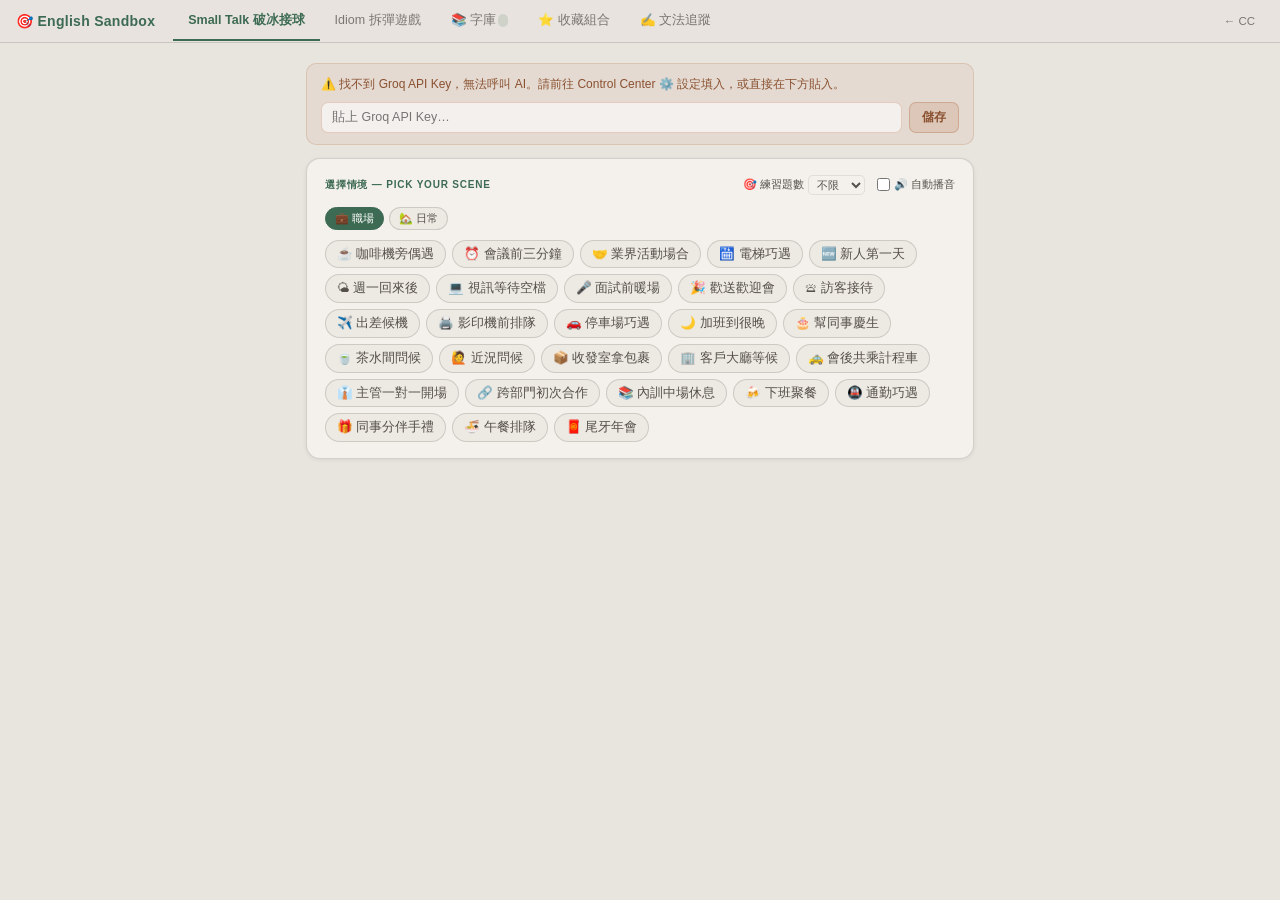
<file: english-sandbox.html>
<!DOCTYPE html>
<html lang="zh-TW">
<head>
  <link rel="icon" href="data:image/svg+xml,<svg xmlns=%22http://www.w3.org/2000/svg%22 viewBox=%220 0 100 100%22><text y=%220.9em%22 font-size=%2290%22>🎯</text></svg>">
<meta charset="UTF-8">
<meta name="viewport" content="width=device-width, initial-scale=1">
<title>English Sandbox</title>
<style>
/* ── BASE: CC 共用色系 ── */
:root{
  --bg:#e8e4de;--bg2:#ede9e3;--card:#f4f1ec;
  --ink:#28261f;--sub:#55514a;--faint:#7a7570;
  --border:rgba(40,38,32,.09);--bstr:rgba(40,38,32,.16);
  --shadow:0 1px 4px rgba(40,38,32,.07);
  --en:#3d6a52;--en-l:#4d8a6a;--en-tint:rgba(61,106,82,.08);--en-tint2:rgba(61,106,82,.16);
}
*{box-sizing:border-box;margin:0;padding:0}
body{font-family:-apple-system,BlinkMacSystemFont,'SF Pro Display','Helvetica Neue','PingFang TC',sans-serif;background:var(--bg);color:var(--ink);min-height:100vh;font-size:14px;-webkit-font-smoothing:antialiased}

/* ── NAV ── */
.nav{position:sticky;top:0;z-index:100;background:rgba(232,228,222,.93);backdrop-filter:blur(18px);border-bottom:1px solid var(--bstr);display:flex;align-items:center;padding:0 16px;overflow-x:auto;-webkit-overflow-scrolling:touch;scrollbar-width:none}
.nav::-webkit-scrollbar{display:none}
.nav .back-link{flex-shrink:0}
.nav-title{font-size:14px;font-weight:700;color:var(--en);padding:13px 0;margin-right:18px;letter-spacing:.02em;white-space:nowrap}
.tab-btn{padding:13px 15px;background:none;border:none;color:var(--faint);font-size:12.5px;cursor:pointer;border-bottom:2px solid transparent;transition:all .18s;white-space:nowrap;font-family:inherit;line-height:1}
.tab-btn.active{color:var(--en);border-bottom-color:var(--en);font-weight:600}
.tab-btn:hover:not(.active){color:var(--sub)}
.back-link{margin-left:auto;font-size:11.5px;color:var(--faint);text-decoration:none;padding:5px 9px;border-radius:6px;transition:background .15s;white-space:nowrap}
.back-link:hover{background:rgba(40,38,32,.07);color:var(--ink)}

/* ── PAGE ── */
.page{display:none;padding:20px 16px;max-width:700px;margin:0 auto}
.page.active{display:block}

/* ── PANELS ── */
.panel{background:var(--card);border:.5px solid var(--bstr);border-radius:14px;padding:16px 18px;margin-bottom:14px;box-shadow:var(--shadow)}
.panel-lbl{font-size:10px;font-weight:700;letter-spacing:.08em;text-transform:uppercase;color:var(--en);margin-bottom:12px;display:flex;justify-content:space-between;align-items:center}

/* ── BUTTONS ── */
.btn{padding:8px 16px;border:none;border-radius:8px;font-size:13px;font-weight:600;cursor:pointer;transition:all .18s;font-family:inherit}
.btn-primary{background:var(--en);color:#fff}
.btn-primary:hover{background:var(--en-l)}
.btn-primary:disabled{background:rgba(61,106,82,.3);color:rgba(61,106,82,.5);cursor:not-allowed}
.btn-ghost{background:rgba(40,38,32,.06);border:1px solid var(--bstr);color:var(--sub)}
.btn-ghost:hover{background:rgba(40,38,32,.11);color:var(--ink)}
.btn-sm{padding:5px 12px;font-size:12px;border-radius:7px}

/* ── SITUATION PILLS ── */
.sit-row{display:flex;gap:6px;flex-wrap:wrap}
.sit-btn{padding:4px 11px;border:1px solid var(--bstr);border-radius:999px;background:var(--bg2);color:var(--sub);font-size:12.5px;line-height:1.5;cursor:pointer;transition:all .18s;font-family:inherit;font-weight:500;display:flex;align-items:center;gap:4px}
.sit-btn:hover{border-color:rgba(61,106,82,.4);color:var(--en);background:var(--en-tint)}
.sit-btn.active{border-color:var(--en);background:var(--en-tint2);color:var(--en);font-weight:600}
.sit-btn:disabled{opacity:.45;cursor:not-allowed}

/* ── OPENER CARD ── */
#opener-card{display:none}
.opener-en{font-size:21px;font-weight:600;color:var(--ink);line-height:1.5;margin-bottom:14px;letter-spacing:.01em}
.opener-footer{display:flex;align-items:center;gap:8px;flex-wrap:wrap}
.tts-btn{background:var(--en-tint2);border:1px solid rgba(61,106,82,.25);border-radius:8px;color:var(--en);padding:6px 13px;font-size:12px;cursor:pointer;font-family:inherit;font-weight:600;transition:all .18s}
.tts-btn:hover{background:var(--en-tint)}
.tts-btn.speaking{background:var(--en);color:#fff}
.sit-tag{font-size:11px;color:var(--faint);background:rgba(40,38,32,.05);border-radius:6px;padding:3px 8px;font-weight:500}
.regen-btn{background:none;border:1px solid var(--bstr);border-radius:7px;padding:5px 11px;font-size:11.5px;color:var(--faint);cursor:pointer;font-family:inherit;transition:all .18s}
.regen-btn:hover{border-color:rgba(61,106,82,.35);color:var(--en)}

/* ── INPUT + COUNTDOWN ── */
#input-section{display:none}
.timer-row{display:flex;align-items:center;gap:10px;margin-bottom:10px}
.timer-bar-wrap{flex:1;height:5px;background:rgba(40,38,32,.1);border-radius:3px;overflow:hidden}
.timer-bar{height:100%;width:100%;background:var(--en);border-radius:3px;transition:width .1s linear,background .25s}
.timer-bar.urgent{background:#b06a3a}
.timer-num{font-size:13px;font-weight:700;color:var(--en);min-width:26px;text-align:right;font-variant-numeric:tabular-nums;transition:color .25s}
.timer-num.urgent{color:#b06a3a}
.mode-row{display:flex;gap:4px}
.mode-btn{padding:3px 9px;border:1px solid var(--bstr);border-radius:6px;background:transparent;color:var(--faint);font-size:11px;cursor:pointer;font-family:inherit;transition:all .15s}
.mode-btn.active{background:var(--en-tint2);border-color:rgba(61,106,82,.35);color:var(--en);font-weight:600}
textarea{width:100%;background:var(--bg2);border:1.5px solid transparent;border-radius:9px;padding:11px 13px;color:var(--ink);font-size:14px;font-family:inherit;outline:none;resize:none;transition:border .18s,background .18s;line-height:1.65;min-height:70px}
textarea:focus{border-color:rgba(61,106,82,.55);background:#fff}
textarea:disabled{opacity:.5;cursor:not-allowed}
.input-footer{display:flex;justify-content:space-between;align-items:center;margin-top:9px}
.input-hint{font-size:11px;color:var(--faint)}
.input-hint.urgent{color:#b06a3a}

/* ── LOADING ── */
.loading-card{display:none;background:var(--card);border:.5px solid var(--bstr);border-radius:14px;padding:26px 20px;text-align:center;margin-bottom:14px;box-shadow:var(--shadow)}
.dot{display:inline-block;width:7px;height:7px;border-radius:50%;background:var(--en);margin:0 3px;animation:ld .9s ease-in-out infinite}
.dot:nth-child(2){animation-delay:.2s}.dot:nth-child(3){animation-delay:.4s}
@keyframes ld{0%,80%,100%{transform:scale(.55);opacity:.35}40%{transform:scale(1);opacity:1}}
.loading-lbl{font-size:12px;color:var(--faint);margin-top:9px}

/* ── RESULT CARDS ── */
#result-section{display:none}
.result-hdr{font-size:10px;font-weight:700;letter-spacing:.08em;text-transform:uppercase;color:var(--faint);margin-bottom:10px}
.resp-card{background:var(--card);border:.5px solid var(--bstr);border-radius:12px;padding:15px 17px;margin-bottom:10px;box-shadow:var(--shadow)}
.resp-tag{font-size:10px;font-weight:700;letter-spacing:.07em;text-transform:uppercase;margin-bottom:7px;display:flex;align-items:center;gap:5px}
.resp-tag.safe{color:var(--en)}
.resp-tag.pro{color:var(--ink)}
.resp-tag.ball{color:#3d527a}
.resp-en{font-size:15px;color:var(--ink);line-height:1.65;font-weight:500}
.resp-footer{display:flex;justify-content:flex-end;margin-top:10px;gap:7px}
.save-btn{background:none;border:1px solid var(--bstr);border-radius:7px;padding:5px 11px;font-size:11.5px;color:var(--faint);cursor:pointer;font-family:inherit;transition:all .18s;display:flex;align-items:center;gap:4px;line-height:1}
.save-btn:hover{border-color:rgba(160,130,50,.4);color:#9a7a3a;background:rgba(160,130,50,.06)}
.save-btn.saved{border-color:rgba(160,130,50,.4);color:#9a7a3a;background:rgba(160,130,50,.06)}
.speak-resp-btn{background:none;border:1px solid var(--bstr);border-radius:7px;padding:5px 10px;font-size:11.5px;color:var(--faint);cursor:pointer;font-family:inherit;transition:all .18s}
.speak-resp-btn:hover{border-color:rgba(61,106,82,.35);color:var(--en)}
.result-footer{text-align:center;margin-top:4px;padding-bottom:4px}

.saved-item{padding:9px 0;border-bottom:.5px solid var(--border);display:flex;align-items:start;gap:10px}
.saved-item:last-child{border-bottom:none;padding-bottom:2px}
.saved-body{flex:1}
.saved-text{font-size:13px;color:var(--ink);line-height:1.55}
.saved-context{font-size:10.5px;color:var(--faint);margin-top:3px}
.del-btn{background:none;border:none;color:var(--faint);font-size:13px;cursor:pointer;padding:2px 4px;border-radius:4px;transition:color .15s;flex-shrink:0;line-height:1.2;opacity:.6}
.star-btn{background:none;border:none;font-size:15px;cursor:pointer;padding:4px 5px;border-radius:4px;flex-shrink:0;line-height:1.2;color:#a09080;opacity:.55;transition:opacity .15s,color .15s;}
.star-btn.on{color:#b07020;opacity:1;}
.del-btn:hover{color:#b06a3a;opacity:1}
.saved-empty{font-size:12px;color:var(--faint);text-align:center;padding:10px 0}
/* ── LIB LIST 3-col ── */
.lib-item{display:grid;grid-template-columns:1fr 1fr auto;align-items:center;padding:8px 2px;border-bottom:.5px solid var(--border);cursor:pointer;gap:6px;transition:background .12s;}
.lib-item:last-of-type{border-bottom:none;}
.lib-item:hover{background:rgba(61,106,82,.04);border-radius:6px;}
.lib-item-en{font-weight:700;font-size:12px;color:var(--ink);line-height:1.35;}
.lib-item-zh{font-size:11.5px;color:var(--sub);line-height:1.35;}
.lib-item-actions{display:flex;align-items:center;gap:2px;flex-shrink:0;}
.lib-group{border:.5px solid var(--bstr);border-radius:8px;padding:2px 8px 4px;margin:6px 0;background:rgba(61,106,82,.04);}
.lib-group-hdr{display:flex;align-items:center;gap:6px;font-size:11.5px;font-weight:700;color:var(--en);padding:6px 2px 2px;}
.lib-group-badge{font-size:10px;background:rgba(61,106,82,.12);color:var(--en);border-radius:8px;padding:1px 6px;font-weight:700;white-space:nowrap;}
.lib-group-dup{border-color:rgba(192,80,80,.3);background:rgba(192,80,80,.045);}
.lib-group-badge-dup{background:rgba(192,80,80,.15);color:#b04040;}
.lib-chevron{font-size:10px;color:var(--faint);opacity:.6;transition:transform .18s;margin-left:2px;}
.lib-chevron.open{transform:rotate(180deg);}
.lib-detail{display:none;padding:5px 4px 9px;border-bottom:.5px solid var(--border);}
.lib-detail.open{display:block;}
.lib-detail:last-child{border-bottom:none;}
/* ── LIB STUDY / QUIZ ── */
.lsc{border:1px solid var(--border);border-radius:12px;padding:14px 16px;margin-bottom:9px;background:var(--card);cursor:pointer;transition:border-color .15s;}
.lsc:hover{border-color:rgba(61,106,82,.35);}
.lsc-idiom{font-size:12.5px;font-weight:700;color:var(--ink);margin-bottom:3px;}
.lsc-zh{font-size:12px;color:var(--en);font-weight:600;margin-bottom:0;}
.lsc-back{margin-top:10px;padding-top:10px;border-top:.5px solid var(--border);}
.lsc-explain{font-size:12.5px;color:var(--sub);line-height:1.6;margin-bottom:8px;}
.lsc-example{font-size:12px;color:var(--faint);border-left:2px solid var(--bstr);padding-left:9px;line-height:1.6;}
.lsc-hint{font-size:10.5px;color:var(--faint);text-align:right;margin-top:6px;}
.lqb-wrap{height:5px;background:var(--border);border-radius:3px;margin-bottom:16px;}
.lqb{height:100%;background:var(--en);border-radius:3px;transition:width .3s;}
.lq-prog{font-size:12px;color:var(--faint);text-align:center;margin-bottom:8px;}
.lq-q{font-size:20px;font-weight:700;color:var(--ink);text-align:center;margin-bottom:4px;line-height:1.4;}
.lq-qsub{font-size:11.5px;color:var(--faint);text-align:center;margin-bottom:18px;}
.lq-opts{display:grid;grid-template-columns:1fr 1fr;gap:8px;margin-bottom:12px;}
.lq-opt{padding:12px 10px;border:1.5px solid var(--border);border-radius:10px;background:var(--bg2);color:var(--ink);font-size:13px;cursor:pointer;font-family:inherit;transition:all .15s;text-align:center;line-height:1.35;}
.lq-opt:disabled{cursor:default;}
.lq-opt.correct{border-color:#4a8c6a;background:rgba(74,140,106,.12);color:#2a6a4a;font-weight:600;}
.lq-opt.wrong{border-color:#c05050;background:rgba(192,80,80,.1);color:#b04040;}
.lq-fb{text-align:center;font-size:13px;min-height:20px;margin-bottom:8px;}
.lqr-score{font-size:44px;font-weight:800;color:var(--en);text-align:center;margin:12px 0 4px;}
.lqr-label{font-size:13px;color:var(--sub);text-align:center;margin-bottom:16px;}
.lqr-wrong{margin-top:12px;padding-top:12px;border-top:.5px solid var(--border);}
.lqr-wrong-item{font-size:13px;padding:6px 0;border-bottom:.5px solid var(--border);color:var(--ink);}
.lqr-wrong-item:last-child{border-bottom:none;}

/* ── KEY NOTICE ── */
#key-notice{display:none;background:rgba(176,96,50,.07);border:.5px solid rgba(176,96,50,.2);border-radius:10px;padding:11px 14px;margin-bottom:13px}
.key-notice-text{font-size:12px;color:#8a5030;line-height:1.55}
.key-input-row{display:flex;gap:7px;margin-top:8px}
input[type=password]{flex:1;background:rgba(255,255,255,.6);border:1.5px solid rgba(176,96,50,.25);border-radius:7px;padding:7px 10px;color:var(--ink);font-size:12.5px;font-family:inherit;outline:none}
input[type=password]:focus{border-color:rgba(176,96,50,.4);background:#fff}

/* ── FEEDBACK CARD ── */
.fb-card{background:var(--bg2);border:.5px solid var(--bstr);border-radius:12px;padding:13px 17px;margin-bottom:10px;box-shadow:var(--shadow)}
.fb-tag{font-size:10px;font-weight:700;letter-spacing:.07em;text-transform:uppercase;color:var(--faint);margin-bottom:9px}
.fb-orig{font-size:13px;color:var(--faint);margin-bottom:12px;padding:7px 11px;background:rgba(40,38,32,.05);border-radius:7px;border-left:2px solid var(--bstr);line-height:1.6}
.fb-block{margin-top:9px}
.fb-block-lbl{font-size:10px;font-weight:700;letter-spacing:.06em;text-transform:uppercase;margin-bottom:4px}
.fb-block-body{font-size:13px;line-height:1.65;padding-left:3px}
.fb-issue .fb-block-lbl{color:#9a4a20}
.fb-issue .fb-block-body{color:#7a3a18}
.fb-caught .fb-block-lbl{color:var(--en)}
.fb-caught .fb-block-body{color:#2a5a38}
.fb-partial .fb-block-lbl{color:#7a6020}
.fb-partial .fb-block-body{color:#5a4818}
.fb-add .fb-block-lbl{color:var(--en)}
.fb-add .fb-block-body{color:var(--sub)}
.ball-rule-legend{font-size:11.5px;color:var(--text2,#6b655e);margin:0 0 8px}
.ball-rule-legend summary{cursor:pointer;width:fit-content}
.ball-rule-legend ul{margin:6px 0 0;padding-left:18px;line-height:1.7}
.ball-verdict{display:inline-flex;align-items:center;gap:5px;font-size:11px;font-weight:700;border-radius:6px;padding:3px 9px;margin-bottom:7px;letter-spacing:.04em}
.ball-verdict.v-caught{background:rgba(61,106,82,.13);color:var(--en)}
.ball-verdict.v-partial{background:rgba(160,130,50,.12);color:#7a6020}
.ball-verdict.v-missed{background:rgba(176,96,50,.1);color:#8a4020}
.gr-cat-badge{display:inline-block;font-size:10px;font-weight:700;padding:2px 8px;border-radius:6px;margin-left:6px;background:rgba(160,130,50,.15);color:#9a7a3a;letter-spacing:.02em}
.gr-cat-select{display:inline-block;font-size:10px;font-weight:700;padding:2px 20px 2px 8px;border-radius:6px;margin-left:6px;background:rgba(160,130,50,.15) url("data:image/svg+xml,%3Csvg xmlns='http://www.w3.org/2000/svg' viewBox='0 0 10 6'%3E%3Cpath d='M0 0l5 6 5-6z' fill='%239a7a3a'/%3E%3C/svg%3E") no-repeat right 6px center/8px;background-size:8px;color:#9a7a3a;letter-spacing:.02em;border:none;cursor:pointer;appearance:none;-webkit-appearance:none;font-family:inherit;}

/* ── IDIOM ARCADE ── */
.opts-grid{display:grid;grid-template-columns:1fr 1fr;gap:8px;margin-top:2px}
.opt-btn{background:var(--bg2);border:1.5px solid var(--bstr);border-radius:10px;padding:11px 13px;font-size:13px;font-weight:500;cursor:pointer;font-family:inherit;color:var(--sub);transition:all .18s;text-align:left;display:flex;align-items:center;gap:9px;line-height:1.4;width:100%}
.opt-btn:hover:not(:disabled){border-color:rgba(61,106,82,.4);background:var(--en-tint);color:var(--en)}
.opt-btn:disabled{cursor:not-allowed;opacity:.75}
.opt-btn.correct{background:rgba(61,106,82,.13);border-color:var(--en);color:var(--en);font-weight:600;opacity:1!important}
.opt-btn.wrong{background:rgba(176,96,50,.09);border-color:rgba(176,96,50,.4);color:#9a4020;opacity:1!important}
.opt-ltr{font-size:10.5px;font-weight:700;background:rgba(40,38,32,.08);border-radius:5px;min-width:20px;height:20px;display:flex;align-items:center;justify-content:center;flex-shrink:0}
.opt-btn.correct .opt-ltr{background:rgba(61,106,82,.22)}
.opt-btn.wrong .opt-ltr{background:rgba(176,96,50,.18);color:#9a4020}
.result-action-bar{display:flex;gap:10px;justify-content:center;margin-top:18px;padding-top:14px;border-top:.5px solid var(--bstr)}
.overall-section{background:var(--card);border:.5px solid var(--bstr);border-radius:14px;padding:16px 18px;margin-top:14px;margin-bottom:14px;box-shadow:var(--shadow)}
.overall-hdr{font-size:11px;font-weight:700;letter-spacing:.08em;text-transform:uppercase;color:var(--faint);margin-bottom:12px}
.overall-body{font-size:13.5px;line-height:1.75;color:var(--ink);white-space:pre-wrap}
.idiom-sentence{font-size:19px;font-weight:500;line-height:1.7;color:var(--ink);margin-bottom:8px}
.idiom-blank{background:rgba(61,106,82,.1);border-bottom:2px solid var(--en);color:var(--en);padding:1px 7px;border-radius:4px;font-weight:600;letter-spacing:.03em}
.idiom-context-zh{font-size:13px;color:var(--sub);line-height:1.6;margin-bottom:18px}
.idiom-scene-tag{font-size:11.5px;color:var(--faint);margin-bottom:8px}
.reveal-verdict{font-size:13.5px;font-weight:700;margin-bottom:12px;padding:10px 14px;border-radius:9px;display:flex;align-items:center;gap:7px}
.reveal-verdict.v-correct{background:rgba(61,106,82,.1);color:var(--en)}
.reveal-verdict.v-wrong{background:rgba(176,96,50,.08);color:#8a4020}
.reveal-idiom{font-size:17px;font-weight:700;color:var(--ink);margin-bottom:7px;letter-spacing:.01em}
.reveal-explain{font-size:13px;color:var(--sub);line-height:1.72;margin-bottom:10px}
.reveal-example{font-size:12.5px;color:var(--faint);background:rgba(40,38,32,.04);border-radius:8px;padding:9px 13px;border-left:2.5px solid var(--bstr);margin-bottom:14px;line-height:1.6}
.reveal-actions{display:flex;gap:8px;justify-content:flex-end;align-items:center;margin-top:18px}
/* ── 四選項意思卡（08-10）── */
.opt-meaning-row{display:flex;align-items:center;justify-content:space-between;gap:10px;padding:9px 0;border-bottom:1px solid var(--border)}
.opt-meaning-row:last-child{border-bottom:none}
.opt-meaning-main{display:flex;align-items:center;gap:8px;flex-wrap:wrap;min-width:0}
.opt-meaning-txt{font-size:13px;font-weight:600;color:var(--ink)}
.opt-meaning-zh{font-size:12px;color:var(--sub)}
.opt-meaning-add{flex-shrink:0;font-size:11px;padding:5px 11px;border-radius:7px;border:.5px solid var(--bstr);background:rgba(255,255,255,.6);color:var(--sub);cursor:pointer;white-space:nowrap;font-family:inherit}
.opt-meaning-add:hover{background:rgba(255,255,255,.9)}
.opt-meaning-add.added{opacity:.5;cursor:default}

/* ── OPENER ZH CARD ── */
.opener-zh-card{background:rgba(61,106,82,.07);border:.5px solid rgba(61,106,82,.22);border-radius:12px;padding:13px 17px;margin-bottom:10px;box-shadow:var(--shadow)}
.opener-zh-tag{font-size:10px;font-weight:700;letter-spacing:.07em;text-transform:uppercase;color:var(--en);margin-bottom:7px}
.opener-zh-og{font-size:11.5px;color:var(--faint);margin-bottom:6px;line-height:1.5}
.opener-zh-body{font-size:13.5px;color:var(--ink);line-height:1.7}

/* ── ENHANCED FEEDBACK ── */
.fb-section{margin-top:10px;padding-top:10px;border-top:.5px solid var(--border)}
.gr-chat-log{display:flex;flex-direction:column;gap:7px;margin-bottom:8px}
.gr-chat-log:empty{display:none}
.gr-chat-msg{font-size:12.5px;line-height:1.6;padding:7px 11px;border-radius:9px;max-width:92%}
.gr-chat-msg.gr-chat-user{align-self:flex-end;background:rgba(40,38,32,.06);color:var(--sub)}
.gr-chat-msg.gr-chat-ai{align-self:flex-start;background:var(--en-tint);color:#2a4a38}
#ball-chat-log .gr-chat-msg{white-space:pre-line}
.gr-ask-row{display:flex;gap:7px}
.gr-ask-row input[type=text]{flex:1;background:var(--bg2);border:1.5px solid transparent;border-radius:9px;padding:8px 11px;color:var(--ink);font-size:12.5px;font-family:inherit;outline:none;transition:border .18s,background .18s}
.gr-ask-row input[type=text]:focus{border-color:var(--en-l);background:#fff}
.gr-ask-row button{padding:8px 14px;border:none;border-radius:9px;background:var(--en);color:#fff;font-size:12.5px;font-weight:700;cursor:pointer;font-family:inherit;white-space:nowrap}
.gr-ask-row button:disabled{opacity:.5;cursor:default}

/* ── PLACEHOLDER ── */
.placeholder{padding:70px 20px;text-align:center}
.ph-icon{font-size:44px;margin-bottom:14px;opacity:.35}
.ph-title{font-size:15px;font-weight:700;color:var(--sub);margin-bottom:7px}
.ph-sub{font-size:13px;color:var(--faint);line-height:1.65}

@media(max-width:520px){
  .sit-row{gap:5px}
  .sit-btn{font-size:12px;padding:5px 10px}
  .opener-en{font-size:18px}
  .opts-grid{grid-template-columns:1fr}
  .idiom-sentence{font-size:16px}
}
/* ── Combo Page ── */
.combo-card{border:.5px solid var(--bstr);border-radius:11px;padding:11px 13px;margin-bottom:9px;background:var(--card)}
.combo-card:last-child{margin-bottom:2px}
.combo-turn{display:flex;gap:9px;align-items:flex-start;margin-bottom:5px}
.combo-turn:last-of-type{margin-bottom:0}
.combo-who{font-size:9px;font-weight:700;letter-spacing:.08em;text-transform:uppercase;color:var(--faint);min-width:14px;padding-top:3px;flex-shrink:0}
.combo-txt{font-size:13px;line-height:1.55;flex:1}
.combo-a .combo-txt{color:var(--ink)}
.combo-b .combo-txt{color:var(--sub)}
.combo-txt-zh{font-size:11px;color:var(--faint);line-height:1.45;margin-top:2px}
/* 09-08新增：文法追蹤選字畫螢光筆 */
.gr-hl{background:rgba(255,208,80,.55);border-radius:2px;padding:0 1px;cursor:pointer;}
.gr-hl-float-btn{position:fixed;z-index:999;background:var(--ink);color:#fff;border:none;border-radius:14px;padding:5px 11px;font-size:11.5px;font-weight:600;cursor:pointer;box-shadow:0 2px 8px rgba(0,0,0,.2);}
.combo-foot{display:flex;align-items:center;justify-content:space-between;margin-top:8px;padding-top:7px;border-top:.5px solid var(--border)}
.combo-foot-meta{font-size:10px;color:var(--faint)}
.combo-del-btn{background:none;border:none;color:var(--faint);font-size:12px;cursor:pointer;padding:0;line-height:1}
.combo-del-btn:hover{color:#c05050}
.combo-empty{text-align:center;font-size:13px;color:var(--faint);padding:30px 0}
.combo-sit-tabs{display:flex;flex-wrap:wrap;gap:5px;margin-bottom:10px;}
.combo-sit-tab{font-size:11px;padding:3px 9px;border-radius:20px;border:.5px solid var(--bstr);background:var(--bg2);color:var(--sub);cursor:pointer;transition:background .12s,color .12s;white-space:nowrap;}
.combo-sit-tab.active{background:var(--en);color:#fff;border-color:var(--en);}
.cmp-vs-btn{width:30px;height:30px;border-radius:50%;border:none;background:var(--en);color:#fff;font-size:11px;font-weight:700;letter-spacing:.5px;cursor:pointer;font-family:inherit;flex-shrink:0;}
.cmp-vs-btn:hover{background:var(--en-l)}
.cmp-overlay{display:none;position:fixed;inset:0;z-index:300;background:rgba(40,38,32,.35);align-items:center;justify-content:center;padding:16px;}
.cmp-dialog{background:var(--card);border-radius:14px;box-shadow:0 8px 30px rgba(40,38,32,.18);width:100%;max-width:440px;max-height:85vh;overflow-y:auto;padding:18px 18px 14px;}
.cmp-dialog h3{font-size:15px;font-weight:700;color:var(--ink);display:flex;align-items:center;gap:8px;margin-bottom:4px;}
.cmp-badge{display:inline-flex;align-items:center;justify-content:center;width:26px;height:26px;border-radius:50%;background:var(--en);color:#fff;font-size:10px;font-weight:700;letter-spacing:.5px;}
.cmp-input{width:100%;padding:8px 10px;font-size:14px;border:1.5px solid var(--border);border-radius:8px;background:var(--bg);color:var(--ink);font-family:inherit;margin-bottom:6px;}
.cmp-ul{margin:4px 0 0 18px;font-size:13px;color:var(--sub);line-height:1.6;word-break:break-word;}
.cmp-block{padding:12px 0;border-top:1px solid var(--bstr);}
.cmp-result>.cmp-block:first-child{border-top:none;padding-top:2px;}
.cmp-word-head{font-size:14.5px;word-break:break-word;margin-bottom:2px;}
.cmp-word-head b{color:var(--en);font-size:15px;}
.cmp-sec-title{font-size:13px;font-weight:700;color:var(--en);margin-bottom:4px;}
.cmp-known{font-size:11px;background:var(--en-tint2);color:var(--en);border-radius:8px;padding:1px 6px;}
</style>
</head>
<body>

<!-- NAV -->
<nav class="nav">
  <div class="nav-title">🎯 English Sandbox</div>
  <button class="tab-btn active" id="tab-talk" onclick="switchTab('talk')">Small Talk 破冰接球</button>
  <button class="tab-btn" id="tab-idiom" onclick="switchTab('idiom')">Idiom 拆彈遊戲</button>
  <button class="tab-btn" id="tab-lib" onclick="switchTab('lib')">📚 字庫 <span id="lib-tab-count" style="font-size:10px;background:rgba(61,106,82,.15);color:var(--en);border-radius:9px;padding:1px 5px;margin-left:2px;font-weight:700"></span></button>
  <button class="tab-btn" id="tab-combo" onclick="switchTab('combo')">⭐ 收藏組合<span id="combo-nav-count" style="font-size:10px;background:rgba(160,130,50,.18);color:#9a7a3a;border-radius:9px;padding:1px 5px;margin-left:3px;font-weight:700;display:none"></span></button>
  <button class="tab-btn" id="tab-grammar" onclick="switchTab('grammar')">✍️ 文法追蹤<span id="grammar-nav-count" style="font-size:10px;background:rgba(160,130,50,.18);color:#9a7a3a;border-radius:9px;padding:1px 5px;margin-left:3px;font-weight:700;display:none"></span></button>
  <a href="./index.html" class="back-link">← CC</a>
</nav>

<!-- ════════════ PAGE 1: SMALL TALK ════════════ -->
<div class="page active" id="page-talk">

  <!-- API key notice -->
  <div id="key-notice">
    <div class="key-notice-text">
      ⚠️ 找不到 Groq API Key，無法呼叫 AI。請前往 Control Center ⚙️ 設定填入，或直接在下方貼入。
      <div class="key-input-row">
        <input type="password" id="inline-key" placeholder="貼上 Groq API Key…">
        <button class="btn btn-sm" style="background:rgba(176,96,50,.15);border:1px solid rgba(176,96,50,.3);color:#8a5030;border-radius:7px;font-size:12px;font-weight:600;padding:6px 12px;cursor:pointer" onclick="saveInlineKey()">儲存</button>
      </div>
    </div>
  </div>

  <!-- Situation selector -->
  <div class="panel">
    <div class="panel-lbl">
      <span>選擇情境 — Pick your scene</span>
      <div style="display:flex;align-items:center;gap:12px;">
        <span id="round-counter" style="display:none;font-size:11px;text-transform:none;letter-spacing:normal;font-weight:700;color:var(--sub);"></span>
        <label style="display:flex;align-items:center;gap:4px;font-size:11px;text-transform:none;letter-spacing:normal;font-weight:400;color:var(--sub);cursor:pointer;">🎯 練習題數
          <select id="round-target-select" style="font-size:11px;border:1px solid var(--border);border-radius:5px;padding:2px 4px;background:var(--card);color:var(--sub);cursor:pointer;" onchange="setRoundTarget(this.value)">
            <option value="0">不限</option>
            <option value="5">5 題</option>
            <option value="10">10 題</option>
            <option value="15">15 題</option>
            <option value="20">20 題</option>
          </select>
        </label>
        <label style="display:flex;align-items:center;gap:4px;font-size:11px;text-transform:none;letter-spacing:normal;font-weight:400;color:var(--sub);cursor:pointer;"><input type="checkbox" id="auto-speak-toggle" style="margin:0;" onchange="localStorage.setItem(AUTO_SPEAK_KEY, this.checked?'1':'0')"/> 🔊 自動播音</label>
      </div>
    </div>
    <div class="combo-sit-tabs" id="sit-cat-tabs">
      <button class="combo-sit-tab active" id="sitcat-work" onclick="pickSitCat('work')">💼 職場</button>
      <button class="combo-sit-tab" id="sitcat-life" onclick="pickSitCat('life')">🏡 日常</button>
    </div>
    <div class="sit-row" id="sit-row" style="flex-wrap:wrap;gap:6px;">
      <button class="sit-btn" id="sit-coffee"  data-cat="work" onclick="pickSit('coffee')">☕ 咖啡機旁偶遇</button>
      <button class="sit-btn" id="sit-meeting" data-cat="work" onclick="pickSit('meeting')">⏰ 會議前三分鐘</button>
      <button class="sit-btn" id="sit-event"   data-cat="work" onclick="pickSit('event')">🤝 業界活動場合</button>
      <button class="sit-btn" id="sit-elevator" data-cat="work" onclick="pickSit('elevator')">🛗 電梯巧遇</button>
      <button class="sit-btn" id="sit-firstday" data-cat="work" onclick="pickSit('firstday')">🆕 新人第一天</button>
      <button class="sit-btn" id="sit-weekend"  data-cat="work" onclick="pickSit('weekend')">🌤 週一回來後</button>
      <button class="sit-btn" id="sit-remote"   data-cat="work" onclick="pickSit('remote')">💻 視訊等待空檔</button>
      <button class="sit-btn" id="sit-interview" data-cat="work" onclick="pickSit('interview')">🎤 面試前暖場</button>
      <button class="sit-btn" id="sit-party"    data-cat="work" onclick="pickSit('party')">🎉 歡送歡迎會</button>
      <button class="sit-btn" id="sit-reception" data-cat="work" onclick="pickSit('reception')">🛎 訪客接待</button>
      <button class="sit-btn" id="sit-airport"  data-cat="work" onclick="pickSit('airport')">✈️ 出差候機</button>
      <button class="sit-btn" id="sit-printer"  data-cat="work" onclick="pickSit('printer')">🖨️ 影印機前排隊</button>
      <button class="sit-btn" id="sit-parking"  data-cat="work" onclick="pickSit('parking')">🚗 停車場巧遇</button>
      <button class="sit-btn" id="sit-latenight" data-cat="work" onclick="pickSit('latenight')">🌙 加班到很晚</button>
      <button class="sit-btn" id="sit-birthday" data-cat="work" onclick="pickSit('birthday')">🎂 幫同事慶生</button>
      <button class="sit-btn" id="sit-breakroom" data-cat="work" onclick="pickSit('breakroom')">🍵 茶水間問候</button>
      <button class="sit-btn" id="sit-checkin"  data-cat="work" onclick="pickSit('checkin')">🙋 近況問候</button>
      <button class="sit-btn" id="sit-mailroom" data-cat="work" onclick="pickSit('mailroom')">📦 收發室拿包裹</button>
      <button class="sit-btn" id="sit-clientlobby" data-cat="work" onclick="pickSit('clientlobby')">🏢 客戶大廳等候</button>
      <button class="sit-btn" id="sit-taxi" data-cat="work" onclick="pickSit('taxi')">🚕 會後共乘計程車</button>
      <button class="sit-btn" id="sit-oneonone" data-cat="work" onclick="pickSit('oneonone')">👔 主管一對一開場</button>
      <button class="sit-btn" id="sit-crossdept" data-cat="work" onclick="pickSit('crossdept')">🔗 跨部門初次合作</button>
      <button class="sit-btn" id="sit-training" data-cat="work" onclick="pickSit('training')">📚 內訓中場休息</button>
      <button class="sit-btn" id="sit-dinner" data-cat="work" onclick="pickSit('dinner')">🍻 下班聚餐</button>
      <button class="sit-btn" id="sit-commute" data-cat="work" onclick="pickSit('commute')">🚇 通勤巧遇</button>
      <button class="sit-btn" id="sit-souvenir" data-cat="work" onclick="pickSit('souvenir')">🎁 同事分伴手禮</button>
      <button class="sit-btn" id="sit-lunchline" data-cat="work" onclick="pickSit('lunchline')">🍜 午餐排隊</button>
      <button class="sit-btn" id="sit-yearend" data-cat="work" onclick="pickSit('yearend')">🧧 尾牙年會</button>
      <button class="sit-btn" id="sit-grocery"  data-cat="life" style="display:none" onclick="pickSit('grocery')">🛒 超市排隊結帳</button>
      <button class="sit-btn" id="sit-neighbor" data-cat="life" style="display:none" onclick="pickSit('neighbor')">🏙️ 社區巧遇鄰居</button>
      <button class="sit-btn" id="sit-hobbyclass" data-cat="life" style="display:none" onclick="pickSit('hobbyclass')">🧘 興趣班前閒聊</button>
      <button class="sit-btn" id="sit-flight"   data-cat="life" style="display:none" onclick="pickSit('flight')">✈️ 長途交通鄰座</button>
      <button class="sit-btn" id="sit-park"     data-cat="life" style="display:none" onclick="pickSit('park')">🚶 公園偶遇熟人</button>
      <button class="sit-btn" id="sit-restaurant" data-cat="life" style="display:none" onclick="pickSit('restaurant')">🍽️ 餐廳等位</button>
      <button class="sit-btn" id="sit-dogwalk"  data-cat="life" style="display:none" onclick="pickSit('dogwalk')">🐕 遛狗巧遇鄰居</button>
      <button class="sit-btn" id="sit-coffeeshop" data-cat="life" style="display:none" onclick="pickSit('coffeeshop')">☕ 咖啡廳排隊</button>
      <button class="sit-btn" id="sit-gym" data-cat="life" style="display:none" onclick="pickSit('gym')">🏋️ 健身房休息</button>
      <button class="sit-btn" id="sit-market" data-cat="life" style="display:none" onclick="pickSit('market')">🧺 假日市集攤位</button>
      <button class="sit-btn" id="sit-salon" data-cat="life" style="display:none" onclick="pickSit('salon')">💇 理髮聊天</button>
      <button class="sit-btn" id="sit-houseparty" data-cat="life" style="display:none" onclick="pickSit('houseparty')">🏠 朋友家聚會</button>
      <button class="sit-btn" id="sit-wedding" data-cat="life" style="display:none" onclick="pickSit('wedding')">💒 婚宴同桌</button>
      <button class="sit-btn" id="sit-busstop" data-cat="life" style="display:none" onclick="pickSit('busstop')">🚏 等公車</button>
      <button class="sit-btn" id="sit-concert" data-cat="life" style="display:none" onclick="pickSit('concert')">🎵 演唱會排隊入場</button>
      <button class="sit-btn" id="sit-hotel" data-cat="life" style="display:none" onclick="pickSit('hotel')">🏨 飯店入住櫃台</button>
      <button class="sit-btn" id="sit-hiking" data-cat="life" style="display:none" onclick="pickSit('hiking')">⛰️ 登山步道休息</button>
      <button class="sit-btn" id="sit-rain" data-cat="life" style="display:none" onclick="pickSit('rain')">☔ 騎樓躲雨</button>
    </div>
  </div>

  <!-- Loading: generating opener -->
  <div class="loading-card" id="loading-opener">
    <div><span class="dot"></span><span class="dot"></span><span class="dot"></span></div>
    <div class="loading-lbl">AI 正在想老外會怎麼開口…</div>
  </div>

  <!-- Opener display -->
  <div class="panel" id="opener-card">
    <div class="panel-lbl">
      <span>他們這樣說 — They said…</span>
      <button class="regen-btn" onclick="regenOpener()">↻ 換一句</button>
    </div>
    <div class="opener-en" id="opener-text"></div>
    <div class="opener-footer">
      <button class="tts-btn" id="tts-btn" onclick="speakOpener()">🔊 再聽一次</button>
      <span class="sit-tag" id="opener-sit-tag"></span>
    </div>
  </div>

  <!-- Input + countdown -->
  <div class="panel" id="input-section">
    <div class="panel-lbl">
      <span>你的接球 — Your response</span>
      <div class="mode-row">
        <button class="mode-btn active" id="mode-30" onclick="setMode(30)">30 秒</button>
        <button class="mode-btn" id="mode-15" onclick="setMode(15)">15 秒</button>
        <button class="mode-btn" id="mode-8" onclick="setMode(8)">8 秒 🔥</button>
      </div>
    </div>
    <div class="timer-row">
      <div class="timer-bar-wrap"><div class="timer-bar" id="timer-bar"></div></div>
      <span class="timer-num" id="timer-num">5</span>
    </div>
    <textarea id="user-input" rows="3" placeholder="Type your response here… 不完美也沒關係，先反應！"></textarea>
    <div class="input-footer">
      <span class="input-hint" id="input-hint">計時中，打完直接送出 ↓</span>
      <button class="btn btn-primary btn-sm" id="submit-btn" onclick="submitResp()">送出接球</button>
    </div>
  </div>

  <!-- Loading: generating feedback -->
  <div class="loading-card" id="loading-result">
    <div><span class="dot"></span><span class="dot"></span><span class="dot"></span></div>
    <div class="loading-lbl">AI 正在分析你的回應…</div>
  </div>

  <!-- Result cards -->
  <div id="result-section">

    <!-- Feedback card -->
    <div class="fb-card" id="fb-card" style="display:none">
      <div class="fb-tag">📝 你的接球分析</div>
      <div class="fb-orig" id="fb-orig"></div>
      <div class="fb-block fb-issue" id="fb-tone-block">
        <div class="fb-block-lbl">🎭 語氣 &amp; 場合契合度</div>
        <div class="fb-block-body" id="fb-tone-text"></div>
      </div>
      <div class="fb-block fb-issue fb-section" id="fb-content-block">
        <div class="fb-block-lbl">🎾 有沒有接住對方的球</div>
        <div id="fb-ball-verdict"></div>
        <details class="ball-rule-legend"><summary>判定標準說明</summary><ul id="ball-rule-list"></ul></details>
        <div class="fb-block-body" id="fb-content-text" style="white-space:pre-line"></div>
        <div class="resp-footer">
          <button class="save-btn" id="save-fb_content" onclick="savePhrase('fb_content')">⭐ 收藏</button>
        </div>
        <div class="gr-ask-block" id="ball-ask-block" style="display:none">
          <div class="fb-block-lbl">🤖 對這個判斷有疑問？問問 AI</div>
          <div class="gr-chat-log" id="ball-chat-log"></div>
          <div class="gr-ask-row">
            <input type="text" id="ball-ask-input" placeholder="例如：我有回應他的問題，為什麼算勉強接到？" onkeydown="if(event.key==='Enter')askBallWhy()">
            <button id="ball-ask-btn" onclick="askBallWhy()">問</button>
          </div>
        </div>
      </div>
      <div class="fb-block fb-add fb-section">
        <div class="fb-block-lbl">💡 可以再補充什麼</div>
        <div class="fb-block-body" id="fb-add-text"></div>
      </div>
    </div>

    <!-- Opener 中文說明卡（永遠顯示）-->
    <div class="opener-zh-card" id="opener-zh-card" style="display:none">
      <div class="opener-zh-tag">💬 對方說這句話的意思</div>
      <div class="opener-zh-og" id="opener-zh-og"></div>
      <div class="opener-zh-body" id="opener-zh-text"></div>
    </div>

    <div class="result-hdr">AI 三階潤飾 — Three-Level Polish</div>

    <div class="resp-card">
      <div class="resp-tag safe">🛡 Safe — 安全版</div>
      <div class="resp-en" id="text-safe"></div>
      <div class="resp-footer">
        <button class="speak-resp-btn" onclick="speakText('safe')" title="朗讀">🔊</button>
        <button class="save-btn" id="save-safe" onclick="savePhrase('safe')">⭐ 收藏</button>
      </div>
    </div>

    <div class="resp-card">
      <div class="resp-tag pro">💼 Pro — 道地商務版</div>
      <div class="resp-en" id="text-pro"></div>
      <div class="resp-footer">
        <button class="speak-resp-btn" onclick="speakText('pro')" title="朗讀">🔊</button>
        <button class="save-btn" id="save-pro" onclick="savePhrase('pro')">⭐ 收藏</button>
      </div>
    </div>

    <div class="resp-card">
      <div class="resp-tag ball">🎾 Ball-tosser — 拋球版</div>
      <div class="resp-en" id="text-ball"></div>
      <div class="resp-footer">
        <button class="speak-resp-btn" onclick="speakText('ball')" title="朗讀">🔊</button>
        <button class="save-btn" id="save-ball" onclick="savePhrase('ball')">⭐ 收藏</button>
      </div>
    </div>

    <!-- 文法／語句寫法審核：獨立於接球判斷，只審文法句構，不影響溝通品質判斷 -->
    <div class="fb-card" id="gr-card" style="display:none">
      <div class="fb-tag">✍️ 文法／語句寫法審核</div>
      <div class="fb-orig" id="gr-orig"></div>
      <div class="fb-block fb-section" id="gr-block">
        <div id="gr-verdict"></div>
        <div class="fb-block-body" id="gr-note-text"></div>
      </div>
      <div class="fb-block fb-add fb-section" id="gr-fixed-block" style="display:none">
        <div class="fb-block-lbl">✅ 修正後</div>
        <div class="fb-block-body" id="gr-fixed-text"></div>
        <div class="resp-footer">
          <button class="save-btn" id="save-grammar" onclick="saveGrammarItem()">⭐ 收藏</button>
        </div>
      </div>
      <div class="gr-ask-block fb-section" id="gr-ask-block" style="display:none">
        <div class="fb-block-lbl">🤖 想問 AI 為什麼這樣改？</div>
        <div class="gr-chat-log" id="gr-chat-log"></div>
        <div class="gr-ask-row">
          <input type="text" id="gr-ask-input" placeholder="例如：為什麼feedback要改成give feedback？" onkeydown="if(event.key==='Enter')askGrammarWhy()">
          <button id="gr-ask-btn" onclick="askGrammarWhy()">問</button>
        </div>
      </div>
    </div>

    <div class="result-action-bar">
      <button class="btn btn-ghost" onclick="resetAll()">↩ 換下一句</button>
      <button class="btn btn-ghost" id="overall-btn" onclick="runOverallAnalysis()" style="display:none">📊 綜合分析</button>
    </div>
  </div>

  <!-- Overall Analysis -->
  <div class="overall-section" id="overall-section" style="display:none">
    <div class="overall-hdr">📊 本次練習綜合分析</div>
    <div id="overall-loading" style="display:none;font-size:13px;color:var(--faint);padding:8px 0;">AI 分析中…</div>
    <div class="overall-body" id="overall-body"></div>
  </div>

</div><!-- /page-talk -->

<!-- ════════════ PAGE 2: IDIOM ARCADE ════════════ -->
<div class="page" id="page-idiom">

  <!-- Topic selector -->
  <div class="panel">
    <div class="panel-lbl">
      <span>選擇主題 — Pick a topic</span>
      <div style="display:flex;align-items:center;gap:12px;">
        <span id="idiom-round-counter" style="display:none;font-size:11px;text-transform:none;letter-spacing:normal;font-weight:700;color:var(--sub);"></span>
        <label style="display:flex;align-items:center;gap:4px;font-size:11px;text-transform:none;letter-spacing:normal;font-weight:400;color:var(--sub);cursor:pointer;">🎯 練習題數
          <select id="idiom-round-target-select" style="font-size:11px;border:1px solid var(--border);border-radius:5px;padding:2px 4px;background:var(--card);color:var(--sub);cursor:pointer;" onchange="setIdiomRoundTarget(this.value)">
            <option value="0">不限</option>
            <option value="5">5 題</option>
            <option value="10">10 題</option>
            <option value="15">15 題</option>
            <option value="20">20 題</option>
          </select>
        </label>
      </div>
    </div>
    <div class="sit-row" id="topic-row" style="flex-wrap:wrap;gap:6px;">
      <button class="sit-btn" id="topic-meeting" onclick="pickTopic('meeting')">📊 商務開會</button>
      <button class="sit-btn" id="topic-emotion" onclick="pickTopic('emotion')">💬 情緒表達</button>
      <button class="sit-btn" id="topic-project" onclick="pickTopic('project')">🚀 專案推進</button>
      <button class="sit-btn" id="topic-negotiate" onclick="pickTopic('negotiate')">🤝 談判協商</button>
      <button class="sit-btn" id="topic-career" onclick="pickTopic('career')">💪 職涯成長</button>
      <button class="sit-btn" id="topic-service" onclick="pickTopic('service')">🎧 客戶服務</button>
      <button class="sit-btn" id="topic-crossfunc" onclick="pickTopic('crossfunc')">🔄 跨部門協作</button>
      <button class="sit-btn" id="topic-social" onclick="pickTopic('social')">🌐 日常社交</button>
      <button class="sit-btn" id="topic-coffeeshop" onclick="pickTopic('coffeeshop')">☕ 咖啡廳排隊</button>
      <button class="sit-btn" id="topic-checkin" onclick="pickTopic('checkin')">🙋 近況問候</button>
      <button class="sit-btn" id="topic-neighbor" onclick="pickTopic('neighbor')">🏙️ 鄰居寒暄</button>
      <button class="sit-btn" id="topic-restaurant" onclick="pickTopic('restaurant')">🍽️ 餐廳候位</button>
      <button class="sit-btn" id="topic-travel" onclick="pickTopic('travel')">✈️ 旅途鄰座</button>
      <button class="sit-btn" id="topic-dogwalk" onclick="pickTopic('dogwalk')">🐕 遛狗巧遇</button>
    </div>
  </div>

  <!-- Loading: generating question -->
  <div class="loading-card" id="loading-question">
    <div><span class="dot"></span><span class="dot"></span><span class="dot"></span></div>
    <div class="loading-lbl">AI 正在埋地雷…</div>
  </div>

  <!-- Question card -->
  <div class="panel" id="idiom-question-card" style="display:none">
    <div class="panel-lbl">
      <span>拆彈題目 — Fill in the blank</span>
      <button class="regen-btn" id="skip-btn" onclick="genQuestion()">↻ 換一題</button>
    </div>
    <div class="idiom-scene-tag" id="idiom-scene-tag" style="display:none"></div>
    <div class="idiom-sentence" id="idiom-sentence"></div>
    <div class="idiom-context-zh" id="idiom-context-zh" style="display:none"></div>
    <div class="opts-grid" id="opts-grid"></div>
  </div>

  <!-- Reveal panel -->
  <div class="panel" id="idiom-reveal" style="display:none">
    <div id="reveal-verdict" class="reveal-verdict"></div>
    <div class="reveal-idiom" id="reveal-idiom"></div>
    <div class="reveal-explain" id="reveal-explain"></div>
    <div class="reveal-example" id="reveal-example"></div>
    <div class="fb-section" id="idiom-opts-meaning-block">
      <div class="fb-block-lbl">📖 四個選項的意思</div>
      <div id="idiom-opts-meaning-list"></div>
    </div>
    <div class="gr-ask-block fb-section" id="idiom-ask-block">
      <div class="fb-block-lbl">🤖 想問 AI 為什麼是這個答案？</div>
      <div class="gr-chat-log" id="idiom-chat-log"></div>
      <div class="gr-ask-row">
        <input type="text" id="idiom-ask-input" placeholder="例如：為什麼不能選其他選項？" onkeydown="if(event.key==='Enter')askIdiomWhy()">
        <button id="idiom-ask-btn" onclick="askIdiomWhy()">問</button>
      </div>
    </div>
    <div class="reveal-actions">
      <button class="btn btn-primary btn-sm" id="idiom-next-btn" onclick="genQuestion()">下一題 →</button>
    </div>
    <div id="idiom-round-done" style="display:none;margin-top:14px;padding:12px 14px;border-radius:10px;background:var(--en-tint2);">
      <div id="idiom-round-done-text" style="font-size:14px;font-weight:700;color:var(--en);margin-bottom:8px;"></div>
      <div style="font-size:12px;color:var(--sub);margin-bottom:10px;">可以繼續把選項加入字庫或問 AI；要再練就開新一輪，或換一個主題。</div>
      <button class="btn btn-primary btn-sm" onclick="restartIdiomRound()">再練一輪 →</button>
    </div>
  </div>

</div><!-- /page-idiom -->

<!-- ── 字庫分頁 ── -->
<div class="page" id="page-lib">
  <!-- 主視圖 -->
  <div id="lib-main-view">
    <div style="display:flex;justify-content:space-between;align-items:center;margin-bottom:10px;">
      <div style="font-size:10px;font-weight:700;letter-spacing:.08em;text-transform:uppercase;color:var(--faint)">📚 我的 Idiom 字庫 <span id="lib-tab-count2"></span></div>
      <div style="display:flex;align-items:center;gap:8px;">
        <button class="cmp-vs-btn" onclick="openCompare()" title="Idiom／單字比較" aria-label="Idiom／單字比較">VS</button>
        <button class="btn btn-ghost btn-sm" onclick="clearLib(this)" style="font-size:11px;padding:4px 10px;color:var(--faint)">清空</button>
      </div>
    </div>
    <div style="display:flex;align-items:center;gap:8px;margin-bottom:14px;flex-wrap:wrap;padding:10px 12px;background:var(--bg2);border-radius:10px;">
      <span style="font-size:12px;color:var(--sub);">抽取</span>
      <input type="number" id="lib-n" value="10" min="4" max="50" style="width:48px;padding:5px 6px;font-size:13px;border:1.5px solid var(--border);border-radius:7px;background:var(--bg);color:var(--ink);font-family:inherit;text-align:center;"/>
      <span style="font-size:12px;color:var(--sub);">題</span>
      <label style="display:flex;align-items:center;gap:4px;font-size:12px;color:var(--sub);cursor:pointer;"><input type="checkbox" id="lib-star-first" style="margin:0;"/> ⭐ 優先</label>
      <label style="display:flex;align-items:center;gap:4px;font-size:12px;color:var(--sub);cursor:pointer;"><input type="checkbox" id="lib-err-first" style="margin:0;"/> ❌ 錯誤優先</label>
      <button class="btn btn-ghost btn-sm" style="padding:6px 12px;font-size:12px;" onclick="startLibStudy()">📖 背誦</button>
      <button class="btn btn-primary btn-sm" style="padding:6px 14px;font-size:12px;" onclick="startLibQuizDirect()">🎯 考驗</button>
    </div>
    <div id="lib-list"><div class="saved-empty">尚無收藏，在拆彈遊戲答題後點「加入字庫」</div></div>
  </div>
  <!-- 背誦視圖 -->
  <div id="lib-study-view" style="display:none;">
    <div style="display:flex;align-items:center;justify-content:space-between;margin-bottom:12px;">
      <div style="font-size:13px;font-weight:600;color:var(--ink);">📖 背誦 <span id="lib-study-count" style="color:var(--faint);font-weight:400;font-size:12px;"></span></div>
      <button class="btn btn-ghost btn-sm" style="font-size:12px;padding:5px 10px;" onclick="exitLibStudy()">← 回字庫</button>
    </div>
    <div id="lib-study-cards"></div>
    <div style="padding:8px 0 20px;display:flex;gap:8px;">
      <button class="btn btn-primary" style="flex:1;" onclick="startLibQuizFromStudy()">🎯 考驗這批 →</button>
    </div>
  </div>
  <!-- 考驗視圖 -->
  <div id="lib-quiz-view" style="display:none;">
    <div id="lib-quiz-running"></div>
    <div id="lib-quiz-results" style="display:none;"></div>
  </div>
</div><!-- /page-lib -->

<!-- 字庫：Idiom／單字比較小視窗 -->
<div class="cmp-overlay" id="compare-overlay" onclick="closeCompare()">
  <div class="cmp-dialog" onclick="event.stopPropagation()">
    <h3><span class="cmp-badge" aria-hidden="true">VS</span>Idiom／單字比較</h3>
    <p style="font-size:12px;color:var(--sub);margin-bottom:12px;">輸入 2–4 個 idiom、片語或單字，用逗號或換行分隔</p>
    <input type="text" id="compare-input" class="cmp-input" placeholder="例：break the ice, get the ball rolling" onkeydown="if(event.key==='Enter')runCompare()"/>
    <div id="compare-msg" style="font-size:12px;color:#c05050;min-height:16px;margin-bottom:8px;"></div>
    <div style="display:flex;gap:8px;margin-bottom:14px;">
      <button class="btn btn-primary btn-sm" id="compare-run-btn" onclick="runCompare()">比較</button>
      <button class="btn btn-ghost btn-sm" onclick="closeCompare()">關閉</button>
    </div>
    <div id="compare-result" class="cmp-result"></div>
  </div>
</div>

<!-- ════════════ PAGE 4: COMBO ════════════ -->
<div class="page" id="page-combo">
  <div style="display:flex;justify-content:space-between;align-items:center;margin-bottom:10px;">
    <div style="font-size:10px;font-weight:700;letter-spacing:.08em;text-transform:uppercase;color:var(--faint)">⭐ 收藏對話組合</div>
    <button class="btn btn-ghost btn-sm" onclick="clearCombos(this)" style="font-size:11px;padding:4px 10px;color:var(--faint)">清空收藏</button>
  </div>
  <div class="combo-sit-tabs" id="combo-sit-tabs"></div>
  <div id="combo-list"></div>
</div><!-- /page-combo -->

<!-- ════════════ PAGE 5: GRAMMAR TRACKING ════════════ -->
<div class="page" id="page-grammar">
  <div style="display:flex;justify-content:space-between;align-items:center;margin-bottom:10px;">
    <div style="font-size:10px;font-weight:700;letter-spacing:.08em;text-transform:uppercase;color:var(--faint)">✍️ 文法修正收藏</div>
    <button class="btn btn-ghost btn-sm" onclick="clearGrammarLib(this)" style="font-size:11px;padding:4px 10px;color:var(--faint)">清空收藏</button>
  </div>
  <div class="combo-sit-tabs" id="grammar-cat-tabs"></div>
  <div id="grammar-list"></div>
</div><!-- /page-grammar -->

<script>
// ── Constants ──
const SAVED_KEY = 'es_saved_phrases';
const GRAMMAR_KEY = 'es_grammar_lib';
// 10-29：接球三級標準（使用者核可），第一輪判斷與追問共用，避免兩邊各說各話。
// 取代原本「回覆含任何問句一律 caught」的鐵律：換話題的問句最多算 partial
// 11-17：規則加編號 C1/U1/P1–P3/M1/M2、禁止自創標準（使用者回報先回應再問相關問題卻被以「沒延伸原話題」判勉強接到）、誤解時須點出被誤解字詞；promptA 與追問 max_tokens 1500→1800
// 11-02：加「開場本身不清楚」規則（使用者回報走廊的貓開場指涉不明卻被判勉強接到），誤解規則限定開場清楚時；評分 promptA 與追問 askBallWhy 共用
// 11-17（二）：判定改由程式 computeBallVerdict 依 LLM 回的事實欄位計算（使用者回報先回應情緒再提議換一家，LLM 判提議不相關且追問不改）；
//   本常數只剩追問 askBallWhy 引用（讓 AI 解釋規則用）；加 P4（有回應、但推進內容與對方無關）
const BALL_RUBRIC = `Core test: would the other person feel that the learner actually heard what they said?
- "caught": the learner FIRST responds to the opener's content or feeling, THEN moves it forward — a follow-up question, a personal detail, or a proposal. The forward move may shift to a RELATED topic. Short reply + return question to a yes/no or "how's it going" opener counts as caught. Examples: (a) "how's your week?" → "pretty tough, how about you?" → caught. (b) "Looks like we're all set to start on time." → "yes, how about starting from the agenda?" → caught. (c) "Lots of meetings today?" → "same here, tough meetings. how's your plan for the rest of the day?" → caught.
- "partial": only half done — EITHER responds but adds nothing to move forward ("Haha, yeah." / "It's fine."), OR skips responding and jumps to a new question/topic that still has some link to the opener's mood or situation. Example: opener about being so bored they're counting pretzel bags → "Do you wanna try some sleeping candy?" → partial (links to feeling sleepy, but skips the boredom they mentioned).
- "missed": no response AND no link — a completely unrelated topic, an answer to a different question, or a reply built on misunderstanding the opener that would confuse the other person. A question alone does NOT make a reply caught.
If the opener itself is unclear or refers to something the learner could not know (an unexplained event, person, animal, or object), the learner is not at fault: a reply that asks what the other person means, or one that responds to a reasonable interpretation of the opener and then moves forward, counts as caught.
If the learner misunderstood a CLEAR opener, judge by how the reply would land for the other person: still fits → partial; does not fit → missed.
Rule IDs (every judgment must name exactly one): C1 = responded first, then moved forward (a related-topic follow-up counts); U1 = opener unclear, reasonable reply → caught; P1 = responded but nothing moves it forward; P2 = skipped responding, jumped to a linked question/topic; P4 = responded, but the follow-up question or proposal has no link at all to what the other person said; P3 = misunderstood a clear opener but the reply still fits; M1 = no response and no link; M2 = misunderstood a clear opener and the reply does not fit.
A forward move counts as linked whenever it has ANY connection to the other person's topic, situation, feeling, or problem: proposing a solution or alternative to a problem they mentioned is linked (e.g. they complain about a long wait → suggesting a different place next time is linked); a follow-up on a related topic is linked. Only a completely unrelated move is not linked.
Only these rules may justify a verdict. Never invent other criteria — for example "did not keep discussing the original topic", "the jump was too big", or "did not respond fully" are NOT reasons for partial when the reply responded to the opener first and then asked a related follow-up (that is C1).
For P3 or M2, name the exact word or phrase in the opener that was misunderstood, what the learner apparently took it to mean, and what it means here (in Traditional Chinese, e.g. "panel 在這裡指座談（講者上台對談），不是展板").`;
const AUTO_SPEAK_KEY = 'es_auto_speak'; // 預設不自動撥音，使用者自行勾選才開啟
function isAutoSpeakOn(){ return localStorage.getItem(AUTO_SPEAK_KEY)==='1'; }
const GR_CATS = ['拼字','斷句','時態','結構','冠詞','單複數','介系詞','詞性'];
let curGrCat = 'all';
const SITS = {
  coffee:   { label: '☕ 咖啡機旁', en: 'by the office coffee machine during a casual break' },
  meeting:  { label: '⏰ 會議前', en: 'waiting for a meeting to start, standing with colleagues' },
  event:    { label: '🤝 業界活動', en: 'at a professional networking event or conference' },
  elevator: { label: '🛗 電梯巧遇', en: 'sharing an elevator with a coworker or acquaintance for a brief ride' },
  firstday: { label: '🆕 新人第一天', en: 'at the office on the learner\'s very first day at a new job, where the learner is the new employee and the other person is a senior colleague who has worked there for years, welcoming them with some small talk',
    styles: [
      'a welcoming remark to the new colleague',
      'asking how the commute or the first morning has been',
      'pointing out something useful about the office (kitchen, coffee, lunch spots)',
      'offering to introduce them to people or show them around',
      'a friendly question about where they are based or what they did before joining',
      'a light, reassuring comment about first-day nerves',
    ],
    moods: [
      'friendly and welcoming',
      'relaxed and easygoing',
      'a bit busy but still kind',
      'cheerful and helpful',
    ] },
  weekend:  { label: '🌤 週一回來後', en: 'chatting with a coworker on Monday morning, catching up after the weekend' },
  remote:   { label: '💻 視訊等待', en: 'waiting for other participants to join a video call, filling the silence with a coworker already on the call — each person is in their own location and they only see each other through the screen' },
  // 11-02：面試官與資深同事的開場風格／心情另列（styles／moods），通用那套的抱怨、八卦、自嘲不適合這兩個角色；
  // 面試只練正式提問前的寒暄（使用者選定），不出「介紹一下你自己」「為何想做這職位」等正題過渡
  interview: { label: '🎤 面試前暖場', en: 'meeting in the interviewer\'s office, where the learner is the job candidate visiting for the first time, and the interviewer makes friendly warm-up small talk to put the candidate at ease before the formal interview questions start — no interview questions yet (nothing like "tell me about yourself" or questions about the role, the company, or the candidate\'s experience)',
    styles: [
      'checking how the trip or commute here went',
      'asking whether the candidate found the office or building easily',
      'offering something to drink or a seat',
      'a light question about the weather or the time of day',
      'a friendly question about the neighborhood or whether they have been to this area before',
      'a light personal question such as how their week or weekend has been',
      'a short welcoming remark that puts the candidate at ease',
    ],
    moods: [
      'warm and professional',
      'relaxed and friendly, wanting the candidate to feel comfortable',
      'a little busy but polite and attentive',
      'cheerful and welcoming',
    ] },
  party:    { label: '🎉 歡送歡迎會', en: 'mingling at an office farewell or welcome party, chatting with a coworker you don\'t know very well' },
  reception: { label: '🛎 訪客接待', en: 'in the office lobby, where the learner works at the company and is greeting a visiting client, chatting while they wait for someone else to arrive, keeping it polite and professional' },
  airport:  { label: '✈️ 出差候機', en: 'waiting at the airport gate on a business trip, chatting with a coworker or fellow traveler' },
  printer:  { label: '🖨️ 影印機前排隊', en: 'waiting in a short line at the office printer, a brief and low-stakes moment' },
  parking:  { label: '🚗 停車場巧遇', en: 'running into a coworker in the office parking lot, both arriving or leaving around the same time' },
  latenight: { label: '🌙 加班到很晚', en: 'working late in the office with a coworker, both still at their desks after most people have left' },
  birthday: { label: '🎂 幫同事慶生', en: 'gathering around a coworker\'s desk for a small birthday celebration, chatting before the cake is cut' },
  breakroom: { label: '🍵 茶水間問候', en: 'running into a coworker in the break room, a quick friendly greeting during a short break' },
  checkin:  { label: '🙋 近況問候', en: 'running into a coworker you haven\'t talked to in a while, catching up briefly on how things have been going' },
  mailroom: { label: '📦 收發室拿包裹', en: 'waiting at the office mailroom to pick up a package, chatting with a coworker doing the same' },
  // 11-24：職場情境擴充 10 個（使用者：職場題大多跑過）；刪除「與客戶等外送」（不實際）
  clientlobby: { label: '🏢 客戶大廳等候', en: 'sitting in a client company\'s lobby before a scheduled meeting, where the learner is the visitor and the other person is a staff member of the client company keeping them company until the meeting starts, keeping it polite and professional' },
  taxi: { label: '🚕 會後共乘計程車', en: 'sharing a taxi with a client right after a business meeting, a short ride where the chat stays polite and light rather than about the deal' },
  oneonone: { label: '👔 主管一對一開場', en: 'the first minute of a scheduled one-on-one meeting, where the other person is the learner\'s manager making light small talk before getting into work topics' },
  crossdept: { label: '🔗 跨部門初次合作', en: 'meeting a colleague from another department for the first time, both just sitting down before a joint project kickoff meeting begins' },
  training: { label: '📚 內訓中場休息', en: 'during a break in an internal company training workshop, chatting with a coworker from another team sitting at the same table' },
  dinner: { label: '🍻 下班聚餐', en: 'at a casual after-work team dinner at a restaurant, chatting with the coworker sitting next to the learner while waiting for the food' },
  commute: { label: '🚇 通勤巧遇', en: 'running into a coworker on the morning train or bus on the way to the office' },
  souvenir: { label: '🎁 同事分伴手禮', en: 'a coworker just came back from a trip and is handing out small souvenir snacks around the office, stopping at the learner\'s desk' },
  lunchline: { label: '🍜 午餐排隊', en: 'standing in line with a coworker at a busy lunch spot near the office during lunch hour' },
  yearend: { label: '🧧 尾牙年會', en: 'at the company\'s year-end party, chatting with a coworker from another department sitting at the same table' },
  grocery:  { label: '🛒 超市排隊結帳', en: 'standing in a checkout line at the grocery store, chatting with the person next in line — they are strangers, so keep it light and impersonal, with no personal questions' },
  neighbor: { label: '🏙️ 社區巧遇鄰居', en: 'sharing an elevator or building lobby with a neighbor in your apartment building, a brief friendly chat' },
  hobbyclass: { label: '🧘 興趣班前閒聊', en: 'chatting with another student before a hobby class (like yoga or a workshop) starts' },
  flight:   { label: '✈️ 長途交通鄰座', en: 'sitting next to a stranger on a long flight or train ride, making light conversation to pass the time — they are strangers, so keep it light and impersonal, with no personal questions' },
  park:     { label: '🚶 公園偶遇熟人', en: 'running into an acquaintance while taking a walk in the park, stopping for a brief chat' },
  restaurant: { label: '🍽️ 餐廳等位', en: 'waiting for a table at a busy restaurant, chatting with a stranger also waiting nearby — they are strangers, so keep it light and impersonal, with no personal questions' },
  dogwalk:  { label: '🐕 遛狗巧遇鄰居', en: 'walking your dog and running into a neighbor also walking their dog, chatting while the dogs sniff around' },
  coffeeshop: { label: '☕ 咖啡廳排隊', en: 'waiting in line at a coffee shop, making brief small talk with the stranger next in line — they are strangers, so keep it light and impersonal, with no personal questions' },
  // 11-24：日常情境擴充 10 個（使用者要求）
  gym: { label: '🏋️ 健身房休息', en: 'resting between sets at a gym, chatting briefly with another regular using the equipment next to the learner, friendly but not too personal' },
  market: { label: '🧺 假日市集攤位', en: 'browsing at a weekend market, where the other person is the stall owner selling fruit or handmade goods and the learner is a customer looking at their stall' },
  salon: { label: '💇 理髮聊天', en: 'sitting in the chair at a hair salon, where the other person is the hairstylist making small talk with the learner (the customer) during the haircut' },
  houseparty: { label: '🏠 朋友家聚會', en: 'at a friend\'s house party, chatting near the snack table with another guest the learner is meeting for the first time' },
  wedding: { label: '💒 婚宴同桌', en: 'at a wedding banquet, chatting with another guest seated at the same table whom the learner has just met' },
  busstop: { label: '🚏 等公車', en: 'waiting at a bus stop, chatting with a stranger who is also waiting for the bus — they are strangers, so keep it light and impersonal, with no personal questions' },
  concert: { label: '🎵 演唱會排隊入場', en: 'waiting in line to enter a concert venue, chatting with a fellow fan next in line — they are strangers, so keep it light and impersonal, with no personal questions' },
  hotel: { label: '🏨 飯店入住櫃台', en: 'checking in at a hotel front desk while traveling, where the other person is the receptionist chatting with the learner (the guest) while preparing the room keys' },
  hiking: { label: '⛰️ 登山步道休息', en: 'taking a short rest at a viewpoint on a hiking trail, chatting with another hiker resting there — they are strangers, so keep it light and impersonal, with no personal questions' },
  rain: { label: '☔ 騎樓躲雨', en: 'taking shelter from a sudden rain shower under a shop awning, chatting with a stranger also waiting for the rain to stop — they are strangers, so keep it light and impersonal, with no personal questions' },
};

// ── State ──
let curSit = null;
let curOpener = '';
let timerInterval = null;
let curComboSit = 'all';
let timerSec = 30;
let timerMode = 30;
let results = {};
let usedOpeners = []; // 追蹤已出現的 opener，避免重複
let lastStyleIdx = -1; // 上一次抽到的 opener 風格，避免連續同風格
let sessionLog = [];  // 本次 Small Talk 練習記錄，供綜合分析使用
// 08-25：使用者要求可設定「今天要練習幾題」，練到設定數字自動跳出綜合分析，
// 過程中即時顯示「3/10」進度。目標題數本身用localStorage記住（跨session維持
// 使用者慣用的題數，不用每次重設），但進度（sessionLog.length）沿用既有
// 「換情境=開新一輪、清空sessionLog」的設計，換情境會歸零重新累計——使用者
// 確認過這個範圍界定，不是跨情境累計
const ROUND_TARGET_KEY = 'es_round_target';
let roundTarget = Number(localStorage.getItem(ROUND_TARGET_KEY)) || 0; // 0=不限
function setRoundTarget(v){
  roundTarget = Number(v) || 0;
  localStorage.setItem(ROUND_TARGET_KEY, String(roundTarget));
  updateRoundCounter();
}
function updateRoundCounter(){
  const el = document.getElementById('round-counter');
  if(!el) return;
  if(roundTarget > 0){
    el.textContent = `📊 ${sessionLog.length}/${roundTarget}`;
    el.style.display = 'inline';
  } else {
    el.style.display = 'none';
  }
}
let grContext = null; // 文法審核追問用：{orig,note,fixed}，換下一句時重置
let ballContext = null; // 接球判斷追問用：{sit,opener,reply,verdict,content,tone,add,history}，換下一句時重置
let idiomContext = null; // 拆彈題目追問用：{sentence,options,correct,chosen,explain_zh}，換下一題時重置

// ── API ──
function getKey(){ return localStorage.getItem('groq_key')||localStorage.getItem('tina_groq')||localStorage.getItem('oasis_groq_key')||''; }
// 08-24第二版：使用者問「family還有沒有其他潛在洞」，順勢盤點發現這個函式本身
// 也沒有(a)429 rate limit處理(b)model層級故障（5xx/模型棄用）的備援——過去
// 08-17~08-19那幾輪Groq修法全部在調參數（reasoning_format→reasoning_effort、
// max_tokens數字），從來沒人做「回應失敗時怎麼辦」這一層，且daily-optimizer
// repo有真實model棄用前科（llama-3.3/3.1被Groq下架，commit 6a79507）。
// 補齊三層獨立防護，各自負責一件事：
//  1. _once()內部：429就照Retry-After（沒有就固定3秒）退避重試，最多3次嘗試
//  2. callGroq()外層：primary model遇到5xx或錯誤訊息像「model不可用/已棄用」，
//     換成同家族另一個size（120b↔20b）重試一次——只在明確判斷model有問題時
//     才切換，不是隨便failover，且只切一次不會兩個都失敗還無限找下一個
//  3. 沿用原本就有的：空內容+finish_reason=length時放大1.8倍max_tokens重試
const GROQ_PRIMARY_MODEL = 'openai/gpt-oss-120b';
const GROQ_BACKUP_MODEL = 'openai/gpt-oss-20b';
async function _groqOnce(model, m, msgs, jsonMode, k){
  for(let attempt=0; attempt<3; attempt++){
    const r = await fetch('https://api.groq.com/openai/v1/chat/completions',{
      method:'POST',
      headers:{'Content-Type':'application/json','Authorization':'Bearer '+k},
      body:JSON.stringify({model,messages:msgs,max_tokens:m,temperature: jsonMode ? 0.4 : .85,reasoning_effort:'low'})
    });
    if(r.status === 429 && attempt < 2){
      const retryAfter = Number(r.headers.get('retry-after'));
      await new Promise(res=>setTimeout(res, (retryAfter>0?retryAfter:3)*1000));
      continue;
    }
    if(!r.ok){
      let detail='';
      try{ const ej=await r.json(); detail=ej?.error?.message||''; }catch(_e){}
      const err = new Error('API '+r.status+(detail?'：'+detail:''));
      err.status = r.status; err.detail = detail;
      throw err;
    }
    const j = await r.json();
    const choice = j.choices?.[0];
    return {content: choice?.message?.content||'', finishReason: choice?.finish_reason};
  }
}
function _groqModelLooksDown(e){
  return e.status >= 500 || /decommission|not[ _-]?found|does not exist|invalid model|model_not_active/i.test(e.detail||'');
}
async function callGroq(prompt, max=600, sys='', jsonMode=false){
  const k = getKey();
  if(!k){ checkKey(); throw new Error('No API key'); }
  const msgs = sys
    ? [{role:'system',content:sys},{role:'user',content:prompt}]
    : [{role:'user',content:prompt}];
  // response_format:json_object 拿掉：跟openai/gpt-oss-120b這個model組合不穩定
  // （已在daily-optimizer bug鏈證實，社群回報一致），改靠prompt明講「Output ONLY
  // valid JSON」+safeParseJson()寬容解析頂住，jsonMode僅保留用來調整temperature
  // reasoning_effort:'low' 實測大幅降低隱藏推理消耗的token數（同prompt從600+顆降到87顆），
  // 比單靠拉高max_tokens更根本：後者只是賭預算夠不夠，前者直接讓模型少想
  let model = GROQ_PRIMARY_MODEL, res;
  try{
    res = await _groqOnce(model, max, msgs, jsonMode, k);
  }catch(e){
    if(!_groqModelLooksDown(e)) throw e;
    model = GROQ_BACKUP_MODEL;
    res = await _groqOnce(model, max, msgs, jsonMode, k);
  }
  // 08-24：reasoning_effort:low把隱藏推理平均消耗壓得很低，但仍是機率性的——少數
  // 情況推理仍會吃光max_tokens，content回傳空字串、finish_reason=length，過去
  // 呼叫端（如genOpener）沒查空字串就直接顯示，使用者看到的是完全空白的卡片、
  // 沒有任何錯誤提示（使用者截圖回報「他們這樣說」區塊整段空白）。在共用函式
  // 內部自動重試一次、拉高預算，把這個機率性失誤吸收掉，不用每個呼叫點各自補查。
  // 08-26修正：原本判斷式多了`!res.content.trim()`（要求內容完全空白）才重試，
  // 但截斷不一定產生「完全空白」——推理只吃掉大部分（非全部）預算時，content
  // 會是「有寫但寫到一半」的殘句（使用者截圖抓到opener顯示"I just arrived
  // after"沒寫完），這種情況finish_reason一樣是length，只查空字串會漏放。
  // 拿掉空字串條件，只要finish_reason==='length'就代表輸出不完整，一律重試。
  if(res.finishReason === 'length'){
    res = await _groqOnce(model, Math.round(max * 1.8), msgs, jsonMode, k);
  }
  return res.content;
}
function safeParseJson(raw){
  const cleaned = raw.replace(/[\x00-\x08\x0b\x0c\x0e-\x1f\x7f]/g,' ');
  const m = cleaned.match(/\{[\s\S]*\}/);
  if(!m) throw new Error('格式解析失敗，請重試');
  return JSON.parse(m[0]);
}

// ── 簡轉繁保底（Groq 小模型偶爾夾雜簡體字/日文漢字，prompt 約束不可靠，做後處理雙保險）──
// s2t()/s2tDeep() 已抽出至共用檔 cc_zht.js（見檔尾 <script src="cc_zht.js">），
// 唯一事實來源在該檔，勿在此處重新定義；下方各呼叫點沿用全域 s2t()/s2tDeep()

// ── Key check ──
function checkKey(){
  document.getElementById('key-notice').style.display = getKey() ? 'none' : 'block';
}
function saveInlineKey(){
  const v = document.getElementById('inline-key').value.trim();
  if(!v) return;
  localStorage.setItem('groq_key', v);
  document.getElementById('key-notice').style.display = 'none';
}

// ── Situation ──
// 09-15：情境擴充到27個後單層平鋪太雜亂，改兩層——先選職場/日常分類，
// 才顯示該分類的情境按鈕；用button本身data-cat篩選，不維護另一份key清單
function pickSitCat(cat){
  document.getElementById('sitcat-work').classList.toggle('active', cat==='work');
  document.getElementById('sitcat-life').classList.toggle('active', cat==='life');
  document.querySelectorAll('#sit-row .sit-btn').forEach(b=>{
    b.style.display = (b.dataset.cat===cat) ? '' : 'none';
  });
}
function pickSit(key){
  if(curSit === key) return;
  curSit = key;
  // 換情境 = 開新一輪練習：清空上一輪記錄與綜合分析殘留，
  // 綜合分析按鈕待新情境累積滿 2 輪後才重新出現
  sessionLog = [];
  $hide('overall-section'); $('overall-body').textContent='';
  $('overall-btn').style.display='none';
  updateRoundCounter();
  document.querySelectorAll('.sit-btn').forEach(b=>b.classList.remove('active'));
  document.getElementById('sit-'+key).classList.add('active');
  genOpener();
}

// ── Generate opener ──
async function genOpener(){
  if(!curSit) return;
  const sit = SITS[curSit];
  clearTimer();
  $show('loading-opener');
  $hide('opener-card'); $hide('input-section'); $hide('result-section'); $hide('loading-result');
  disableSitBtns(true);
  _unlockAudio(); // activate iOS audio session before first await
  try{
    const recent = usedOpeners.slice(-8);
    const avoidClause = recent.length
      ? `\n\nAVOID — do NOT generate these or close variations:\n${recent.map(s=>`- "${s}"`).join('\n')}`
      : '';
    // Cycle through different opener styles to ensure variety
    // 11-23：每個風格都綁「這個情境當下」。原「分享最近發生在自己身上的事」「自嘲」沒綁情境，
    // 生出與情境無關的句子（幫同事慶生卻講早上咖啡差點灑到鍵盤）
    const baseStyles = [
      'a casual observation about something in this situation right now',
      'a light, relatable complaint about something in this situation',
      'a question about the other person that fits this situation',
      'a quick share of the speaker\'s own reaction to what is happening in this situation',
      'a humorous or self-deprecating remark about the speaker\'s part in this situation',
      'a comment linking this situation to shared context (weather, day of week, time of day)',
      'a compliment or positive observation about something in this situation',
      'an open-ended question about this situation to invite the other person in',
    ];
    // 10-29：改隨機抽（避開上一次的風格）＋隨機說話者狀態。原本用 usedOpeners.length 輪替，
    // 重新整理後清單歸零，每次開頁第一句的 prompt 完全相同，AI 一直產出同一句
    // 11-02：情境自帶 styles／moods（面試、新人第一天）時用專屬清單，其餘情境沿用通用清單
    const styles = (Array.isArray(sit.styles) && sit.styles.length) ? sit.styles : baseStyles;
    let si = Math.floor(Math.random()*styles.length);
    if(si === lastStyleIdx) si = (si + 1 + Math.floor(Math.random()*(styles.length-1))) % styles.length;
    lastStyleIdx = si;
    const style = styles[si];
    const baseMoods = [
      'in a good mood and a bit chatty',
      'slightly tired but friendly',
      'in a hurry but still polite',
      'relaxed and easygoing',
      'curious and a little nosy',
      'mildly stressed about something unrelated',
      'cheerful after some small good news',
      'a bit awkward and trying to break the ice',
    ];
    const moods = (Array.isArray(sit.moods) && sit.moods.length) ? sit.moods : baseMoods;
    const mood = moods[Math.floor(Math.random()*moods.length)];
    // 專屬角色情境練最典型的那句；通用情境要求換角度避免重複（11-02 由「挑冷門細節」改，原寫法把開場推離情境）
    // 11-02 下午：換角度後 AI 會自編對方不知道的事件（走廊的貓），Rules 加「只提雙方此刻看得到、聽得到或情境常識」
    const detailRule = (styles === baseStyles)
      ? 'Say something a real person would naturally say in this exact situation, but come at it from a different aspect of the moment than the usual first line — natural, never contrived.'
      : 'Say the most typical, natural thing a real person in this role would say at this moment.';
    const prompt = `You are creating realistic small talk for English conversation practice.

Situation: Two people are ${sit.en}.

Generate ONE natural opening line using this style: ${style}.
The speaker is ${mood}. ${detailRule}

Rules:
- The mood only colors HOW the speaker talks (tone and energy); the content must be about this situation — never mention whatever caused the mood
- If the style above does not suit this situation or the relationship between the two people (e.g. strangers, a client, coworkers on a video call), use the closest natural alternative instead of forcing it
- The line must make sense to the learner on its own: only refer to things both people can directly see or hear right now, or that are common knowledge in this situation. Never refer to a specific event, person, animal, or object the learner could not know about without explanation (e.g. "someone finally got the cat out of the hallway")
- Under 18 words
- ONE simple clause only — do not bolt on a second clause with an em dash, semicolon, or a "guess/I bet/must be" hedge. Say the single most natural thing a real person would blurt out, then stop.
- Sound genuinely casual and spontaneous — NOT textbook English
- Fits naturally in the exact situation described
- The line is spoken TO the learner BY the other person in the scene — never phrase it as something the learner themselves would say. If the situation names a specific role for the learner (e.g. job candidate, host greeting a visitor), the opener must come from the other role's perspective (e.g. the interviewer speaking to the candidate, the visitor speaking to the host)
- Output ONLY the single sentence, no quotes or explanations${avoidClause}`;
    // 10-29：120→400。prompt 加 mood／具體細節後隱藏推理變多，120 常被推理吃光回空字串（使用者連續看到「AI 回應為空」）
    // 11-02：400→600。新增「心情只管語氣」「風格不搭就換」需要模型多判斷，prompt 也長約 450 字，預留推理餘裕
    const raw = await callGroq(prompt, 600);
    curOpener = raw.replace(/^["'`]|["'`]$/g,'').trim();
    // 08-24：callGroq()內部已自動重試一次空回應，這裡再補一道保底——萬一兩次都
    // 空（極端情況），拋錯讓下方catch顯示alert，不要讓空白卡片悄悄顯示出來
    if(!curOpener) throw new Error('AI 回應為空，請點「換一句」重試');
    document.getElementById('opener-text').textContent = curOpener;
    document.getElementById('opener-sit-tag').textContent = sit.label;
    usedOpeners.push(curOpener);
    if(usedOpeners.length > 24) usedOpeners.shift();
    $hide('loading-opener'); $show('opener-card');
    if(isAutoSpeakOn()) speakOpener();
    setTimeout(()=>{ $show('input-section'); initTimer(); startTimer(); }, 1400);
  }catch(e){
    $hide('loading-opener');
    disableSitBtns(false);
    showErrToast('生成失敗：'+e.message);
  }
  disableSitBtns(false);
}

function regenOpener(){ if(curSit) genOpener(); }
function disableSitBtns(v){ document.querySelectorAll('.sit-btn').forEach(b=>b.disabled=v); }

// ── TTS ──
let _curAudio = null;
let _audioUnlocked = false;

function _unlockAudio(){
  if(_audioUnlocked) return;
  _audioUnlocked = true;
  const a = new Audio('[data-uri]');
  a.volume = 0;
  a.play().catch(()=>{});
}

async function speak(text){
  if(!text) return;
  _unlockAudio();
  if(_curAudio){ _curAudio.pause(); _curAudio.src=''; _curAudio=null; }
  const btn = document.getElementById('tts-btn');
  if(btn) btn.classList.add('speaking');
  const done = ()=>{ _curAudio=null; if(btn) btn.classList.remove('speaking'); };
  const key = getKey();
  if(key){
    try{
      // Groq TTS: fetch → blob → new Audio(blobUrl) — browser media channel, not ducked by iOS
      const resp = await fetch('https://api.groq.com/openai/v1/audio/speech',{
        method:'POST',
        headers:{'Content-Type':'application/json','Authorization':'Bearer '+key},
        body:JSON.stringify({model:'playai-tts',input:text,voice:'Fritz-PlayAI',response_format:'mp3'})
      });
      if(resp.ok){
        const blob = await resp.blob();
        const blobUrl = URL.createObjectURL(blob);
        const a = new Audio(blobUrl);
        _curAudio = a;
        a.volume = 1;
        a.onended = ()=>{ URL.revokeObjectURL(blobUrl); done(); };
        a.onerror = ()=>{ URL.revokeObjectURL(blobUrl); done(); _speakSynth(text); };
        try{ await a.play(); }catch(e){ URL.revokeObjectURL(blobUrl); done(); _speakSynth(text); }
        return;
      }
    }catch(e){}
  }
  done();
  _speakSynth(text);
}

function _speakSynth(text){
  const synth = window.speechSynthesis;
  if(!synth) return;
  synth.cancel();
  const doSpeak = () => {
    const utt = new SpeechSynthesisUtterance(text);
    utt.lang='en-US'; utt.rate=0.87; utt.pitch=1.0;
    const vs = synth.getVoices();
    const v = vs.find(v=>v.lang==='en-US'&&/Samantha|Alex|Karen/i.test(v.name))
             || vs.find(v=>v.lang==='en-US') || null;
    if(v) utt.voice=v;
    const btn = document.getElementById('tts-btn');
    if(btn){ btn.classList.add('speaking'); utt.onend=()=>btn.classList.remove('speaking'); }
    synth.resume(); // Chrome 有時卡在 paused 狀態，強制 resume
    synth.speak(utt);
  };
  if(synth.getVoices().length){
    setTimeout(doSpeak, 50); // 等 cancel() 完成後再 speak（Chrome 已知 bug）
  } else {
    synth.onvoiceschanged = ()=>{ synth.onvoiceschanged=null; doSpeak(); };
  }
}
function speakOpener(){ speak(curOpener); }
function speakText(type){ speak(results[type]||''); }

// ── Timer ──
function setMode(s){
  timerMode=s;
  [30,15,8].forEach(n=>document.getElementById('mode-'+n).classList.toggle('active',n===s));
  clearTimer(); initTimer(); startTimer();
}
function initTimer(){
  timerSec=timerMode;
  const bar=document.getElementById('timer-bar');
  const num=document.getElementById('timer-num');
  bar.style.width='100%'; bar.classList.remove('urgent');
  num.textContent=timerMode; num.classList.remove('urgent');
  const inp=document.getElementById('user-input');
  const hint=document.getElementById('input-hint');
  inp.disabled=false; inp.value='';
  hint.textContent='計時中，打完直接送出 ↓'; hint.classList.remove('urgent');
  document.getElementById('submit-btn').disabled=false;
}
function startTimer(){
  const total=timerMode;
  timerInterval = setInterval(()=>{
    timerSec = Math.max(0, timerSec-0.1);
    const pct = timerSec/total*100;
    const bar=document.getElementById('timer-bar');
    const num=document.getElementById('timer-num');
    bar.style.width=pct+'%';
    const disp=Math.ceil(timerSec);
    num.textContent=disp===0?'時間到':disp;
    if(timerSec<=1.5){ bar.classList.add('urgent'); num.classList.add('urgent'); }
    if(timerSec<=0){
      clearInterval(timerInterval); timerInterval=null;
      const hint=document.getElementById('input-hint');
      hint.textContent='時間到！繼續補充後送出也可以。'; hint.classList.add('urgent');
      document.getElementById('user-input').focus();
    }
  },100);
}
function clearTimer(){ if(timerInterval){ clearInterval(timerInterval); timerInterval=null; } }

// ── Submit response ──
async function submitResp(){
  clearTimer();
  const inp = document.getElementById('user-input').value.trim();
  inp === '' && (document.getElementById('user-input').placeholder='（留空也可以，AI 會幫你補）');
  $('user-input').disabled=true;
  $('submit-btn').disabled=true;
  $show('loading-result'); $hide('result-section');

  try{
    const sit = SITS[curSit];
    const userResp = inp||'(no response — they froze)';
    // TASK 1（分析學習者回覆）與 TASK 2（三階替代回覆）拆成兩支獨立呼叫。
    // 根因：原本合併成一支 prompt 時，學習者的實際回覆文字仍會出現在同一個 context 裡，
    // 即使明講「忽略它」，模型仍常把回覆內容洩漏進 TASK 2（例如複誦對方原句、或把學習者回覆裡
    // 提到的細節誤植成替代回覆的話題），造成三階潤飾邏輯不合理。結構性修法：TASK 2 的 prompt
    // 從頭到尾就不放入學習者回覆文字，讓模型physically看不到，而非「看得到但要求忽略」。
    const promptA = `You are a business English conversation coach analyzing a learner's reply to a native speaker's opener.

Situation: ${sit.en}
Native speaker's opener: "${curOpener}"
Learner's reply: "${userResp}"

Write these JSON fields about the learner's reply AND the opener:

opener_zh: 用繁體中文白話解釋：(1)對方這句話的字面意思是什麼（說清楚情境背景）；(2)對方說這句話帶著什麼情緒或感受（例如：欣喜、輕鬆、期待、久違感、自嘲式幽默、輕描淡寫的反諷）。語氣輕鬆像在跟朋友解釋。若原句本身是自嘲、反諷、或「至少還好」這種低調幽默（例如"that's a plus"這類講法），要點出這種語感，不要簡化成單純正面情緒；但不要過度延伸猜測對方在暗示某件更糟的事沒說出來。限45字。

fb_tone: 用繁體中文分析這句回覆的語氣——偏正式還是偏隨便？是否符合「${sit.en}」這個場合的語氣要求？如果合適就說「語氣符合場合」並給一句具體理由；如果不合適，說清楚是哪種語氣偏差、為什麼在這個場合不好用。限40字。

CONVERSATION FACTS — answer each fact question honestly; do NOT judge whether the reply "caught the ball" (the app computes that from your facts). Every quote must be copied word-for-word from the learner's reply (keep their original spelling and mistakes), never paraphrased.

ball_unclear: true if the opener itself is unclear or refers to something the learner could not know (an unexplained event, person, animal, or object); otherwise false.

ball_responded: {"yes": true if the learner reacts to the opener's content or feeling (agreeing, sympathizing, answering its question, commenting on it — even with wrong wording, e.g. "That's sounds frustrated" still responds to the feeling), "quote": the exact words in the learner's reply that do this, or "" if none}.

ball_forward: {"type": "question" if the learner asks a follow-up question, "detail" if they add a personal detail or experience, "proposal" if they suggest doing something, "none" if nothing moves the conversation forward; "quote": the exact words that move it forward, or "" if none}. If several apply, pick the main one.

ball_linked: true if the forward move has ANY connection to the other person's topic, situation, feeling, or problem. Proposing a solution or alternative to a problem the other person mentioned IS linked (e.g. they complain about a long wait → "How about we try another place next time?" is linked). A follow-up question on a related topic IS linked. Only a completely unrelated move is false. If ball_forward.type is "none", put false.

ball_misread: {"yes": true ONLY if the opener is clear AND the learner obviously misunderstood a specific word or phrase in it; "word": that word or phrase from the opener, "took_as": 繁體中文，學習者似乎把它理解成什麼, "means": 繁體中文，它在這裡的意思, "fits": true if the reply would still make sense to the other person despite the misunderstanding}. Using a wrong word while the intent is clear is NOT a misunderstanding — put that in fb_wording instead. If no misunderstanding: {"yes": false, "word": "", "took_as": "", "means": "", "fits": true}.

fb_wording: 用繁體中文列出學習者的用字與文法建議（例如用錯的字該換成哪個字、That's sounds → That sounds、frustrated → frustrating），一律寫「原字 → 建議字」並簡短說明；沒有就空字串。限60字。

fb_example: ONE more natural English version of the learner's reply. It MUST keep the learner's own moves (if they responded and then proposed/asked, the example also responds and then proposes/asks the same thing, just phrased better). Never tell them to add something they already did. Do not copy examples from this prompt.

fb_add: 用繁體中文說還可以加什麼讓這句更完整（例如：補一個跟進問句、加個語氣緩衝詞、呼應對方說的某個細節；若回覆沒先回應對方的話，優先建議先接一句回應）。不得建議學習者已經做過的動作。若已很完整就說「已經很完整，或可加一個語氣詞讓口吻更自然」。限35字。

Output ONLY valid JSON:
{
  "opener_zh": "繁體中文（≤45字）",
  "fb_tone": "繁體中文語氣分析（≤40字）",
  "ball_unclear": false,
  "ball_responded": {"yes": true, "quote": "learner's exact words"},
  "ball_forward": {"type": "question|detail|proposal|none", "quote": "learner's exact words"},
  "ball_linked": true,
  "ball_misread": {"yes": false, "word": "", "took_as": "", "means": "", "fits": true},
  "fb_wording": "繁體中文（≤60字）或空字串",
  "fb_example": "ENGLISH ONLY — one natural sentence",
  "fb_add": "（繁體中文，≤35字）"
}`;

    const promptB = `You are a business English conversation coach writing 3 DISTINCT model English replies that a learner could say the moment they hear a native speaker's opener.

Situation: ${sit.en}
Native speaker's opener: "${curOpener}"

You have NOT been shown any other reply — there is none. Write 3 alternative first responses to the opener from scratch.

SHARED RULES (all 3 replies):
- LANGUAGE (ABSOLUTE): safe, pro, ball MUST be written 100% in English. NEVER write any Chinese character.
- ROLE: Learner's perspective — they just heard the opener for the first time and are now responding.
- DIRECT QUESTION RULE: If the opener asks a direct question ("how was your weekend?", "is that a new setup?"), every reply MUST answer it before anything else.
- Anti-echo (STRICT): do NOT reuse the opener's key words or phrases verbatim, and do NOT restate what the opener already said back at them. Referencing the same topic in your own words when answering a direct question is fine — repeating their exact wording is not.
  BAD → opener: "Running a bit behind, huh." → bad: "Running a bit behind, yeah, traffic I guess." ← mirrors phrasing
  BAD → opener: "Your background looks really sharp today." → bad: "Your background looks sharp, did you use a new camera?" ← echoes "background looks sharp" straight back
  GOOD → opener: "Running a bit behind, huh." → good: "Sorry about that — I got caught in a quick call. Ready now."
  GOOD → opener: "Your background looks really sharp today." → good: "Thanks, finally got around to tidying it up — glad it's paying off on camera." ← different wording, SAME subject (the background)
- Stay on the SAME topic (STRICT): rephrasing to avoid echo must NOT turn into a different subject. If the opener compliments the background/room, don't pivot to hardware, camera brand, or equipment — that's a different topic wearing the same scene as a disguise. Ask: would a real coworker, hearing exactly this opener in exactly this situation, actually say this? If the connection needs a sentence of explanation to make sense, it's too much of a stretch — pick something closer to what was actually said.
  BAD → opener: "Your background looks really sharp today." → bad: "I've been meaning to upgrade mine, what kind of equipment are you using for this call?" ← drifts from "background" (how it looks) to "equipment" (what hardware) — different topic
  GOOD → opener: "Your background looks really sharp today." → good: "Thanks! Do you do a lot of calls from this room, or did you set it up just for today?" ← stays on the background/room itself
- Setting fit (STRICT): every reply must sound like something a real person would actually say in this exact situation (see Situation above) — not a generic line that could fit any context. Match the register: casual/low-stakes for a hallway or coffee-machine moment, more composed for a client call or networking event.
- No filler-only replies: "Oh interesting!" / "That sounds like a plan!" / "Sounds good!" as standalone responses are NOT acceptable unless they add genuine content.

INDIVIDUAL REQUIREMENTS:
- safe (≤20 words): The failsafe version. Simple grammar, everyday vocabulary, zero awkwardness. No idioms. Anyone at intermediate level can pull this off and sound appropriate and complete. Tone matches the setting but plays it safe.
- pro (≤25 words): The native-speaker version. Must include at least one colloquial expression, idiom, or native speech rhythm that intermediate learners wouldn't typically produce (e.g. "tell me about it", "not gonna lie", "honestly though", "right there with you"). Tone calibrated to the specific setting — casual for coffee machine, slightly sharper for networking events. The idiom must fit naturally — never bolt one on if it makes the line sound like a canned phrasebook example.
- ball (≤30 words): The momentum version. Reacts to the opener, then adds a SUBSTANTIVE follow-up question that opens a new conversation thread — NOT just "how about you?" tacked on. The question must stay on the same topic as the opener (see "Stay on the SAME topic" above) and be something this specific person would plausibly ask right now, not a tangent.

ALL THREE must use different words, phrases, and sentence structures. If two replies start the same way or use the same key phrase, rewrite until they're distinct.

Output ONLY valid JSON:
{
  "safe": "ENGLISH ONLY — ≤20 words — simple, appropriate, no idioms",
  "pro": "ENGLISH ONLY — ≤25 words — includes ≥1 colloquial/idiomatic expression, calibrated tone",
  "ball": "ENGLISH ONLY — ≤30 words — answers first, then a specific contextual follow-up question"
}`;

    // TASK 3（文法／語句寫法審核）獨立成第三支呼叫，只審文法句構，不放接球判斷邏輯，
    // 物理隔離避免污染接球判斷（比照 07-17 教訓：合併 prompt 會讓文字互相洩漏）
    const promptC = `You are an English grammar and sentence-structure reviewer for a business English learner's practice tool.

Learner's written reply: "${userResp}"

Your ONLY job: check grammar, verb tense, subject-verb agreement, article usage, word order, and sentence structure. Do NOT evaluate tone, vocabulary sophistication, idiomaticity, or whether this is a good conversational response — those are judged elsewhere and are out of scope here.

If gr_ok is false, classify the primary error into EXACTLY ONE of these categories (use the Traditional Chinese label exactly as written): "拼字"(spelling/typo) / "斷句"(missing conjunction, run-on sentence, punctuation) / "時態"(verb tense) / "結構"(word order, sentence structure) / "冠詞"(a/an/the) / "單複數"(plural, subject-verb agreement) / "介系詞"(preposition) / "詞性"(wrong part of speech — e.g. using a noun where an adjective is needed, verb vs. adjective form confusion, or participial adjective mix-ups like "frustrated" vs "frustrating"; use this instead of "單複數" whenever the error is about which word FORM/CLASS to use, not about count or number agreement). Pick the single most significant category even if multiple issues exist.

Output ONLY valid JSON:
{
  "gr_ok": true|false — true only if there are zero grammar/structure errors,
  "gr_note": "繁體中文（≤50字）具體指出文法或語句結構問題在哪裡、為什麼要這樣改；若完全沒有問題，說「文法與句構正確」",
  "gr_fixed": "ENGLISH ONLY — the grammatically corrected version of the learner's exact sentence, keeping their original meaning and word choice as much as possible. If gr_ok is true, repeat the original sentence unchanged.",
  "gr_cat": "拼字|斷句|時態|結構|冠詞|單複數|介系詞|詞性 — ONLY if gr_ok is false, otherwise empty string"
}`;

    const sysA = 'You output ONLY valid JSON. All text fields must be written exclusively in Traditional Chinese (Taiwan standard, 繁體中文), except: every "quote" and "word" field is copied word-for-word in English from the given text, and "fb_example" is 100% English. Boolean fields must be JSON booleans (true/false), not strings. Never output Simplified Chinese characters. Never output Japanese (including Japanese kanji shinjitai forms and kana). Never mix in Vietnamese or any other language.';
    const sysB = 'You output ONLY valid JSON. The fields "safe", "pro", "ball" are English model replies and MUST be 100% English with zero Chinese characters.';
    const sysC = 'You output ONLY valid JSON. "gr_note" must be written exclusively in Traditional Chinese (Taiwan standard, 繁體中文), never Simplified Chinese. "gr_fixed" must be 100% English with zero Chinese characters. "gr_ok" must be a JSON boolean (true or false), not a string. "gr_cat" must be exactly one of the eight given Traditional Chinese labels (or empty string), never invent a new category name.';

    // 11-02：promptA 1200→1500（BALL_RUBRIC 加「開場不清楚」需多判斷）；promptB 不變
    // 11-17（二）：promptA 改回事實欄位＋原句引用（JSON 變長）1800→2000
    const callsArr = [callGroq(promptA, 2000, sysA, true), callGroq(promptB, 1200, sysB, true)];
    if(inp) callsArr.push(callGroq(promptC, 1200, sysC, true));
    const [rawA, rawB, rawC] = await Promise.all(callsArr);
    results = s2tDeep({...safeParseJson(rawA), ...safeParseJson(rawB), ...(rawC?safeParseJson(rawC):{})});
    // 11-17（二）：接球判定由程式依事實欄位計算；LLM 若仍回舊欄位一律忽略，fb_content 改由程式組
    delete results.fb_ball_verdict; delete results.fb_ball_rule; delete results.fb_content;
    const ballRes = inp ? computeBallVerdict(results) : null;
    if(ballRes) results.fb_content = composeBallContent(results, ballRes.rule);

    // 三階潤飾語言保底：prompt 約束不可靠（比照 s2t 雙保險原則），
    // safe/pro/ball 若被模型寫成中文，單次重試 promptB 換取英文版；仍失敗則原樣顯示不無限重試
    const _hasCJK = s => /[一-鿿]/.test(s||'');
    if(['safe','pro','ball'].some(t=>_hasCJK(results[t]))){
      try{
        const rawB2 = await callGroq(promptB, 1200, sysB, true);
        const r2 = s2tDeep(safeParseJson(rawB2));
        ['safe','pro','ball'].forEach(t=>{
          if(_hasCJK(results[t]) && r2[t] && !_hasCJK(r2[t])) results[t]=r2[t];
        });
      }catch(_e){ /* 重試失敗即放棄，保留第一次結果 */ }
    }

    // Opener 中文說明（永遠顯示）
    if(results.opener_zh){
      $('opener-zh-og').textContent = `"${curOpener}"`;
      $('opener-zh-text').textContent = results.opener_zh;
      $('opener-zh-card').style.display='block';
    } else {
      $('opener-zh-card').style.display='none';
    }

    // Feedback card（三維分析）
    if(inp){
      $('fb-orig').textContent = inp;
      $('fb-tone-text').textContent  = results.fb_tone||'';
      $('fb-tone-block').style.display = results.fb_tone ? 'block' : 'none';
      // 11-17（二）：事實欄位缺漏或格式錯 → 不猜判定，顯示判定失敗
      $('fb-content-text').textContent = ballRes ? results.fb_content : '判定失敗，請再試一次。';
      $('fb-content-block').style.display = 'block';
      const verdict = ballRes ? ballRes.verdict : '';
      setBallVerdict(verdict, false, ballRes ? ballRes.rule : '');
      $('fb-add-text').textContent = results.fb_add||'';
      $('fb-card').style.display='block';
      ballContext = ballRes ? { sit: SITS[curSit]?.en||'', opener: curOpener, reply: inp, verdict, rule: ballRes.rule, facts: _ballFacts(results), content: results.fb_content||'', tone: results.fb_tone||'', add: results.fb_add||'', history: [] } : null;
      $('ball-chat-log').innerHTML='';
      $('ball-ask-block').style.display = ballContext ? 'block' : 'none';
    } else {
      $('fb-card').style.display='none';
      ballContext = null;
    }

    // 文法／語句寫法審核卡（獨立於接球判斷，不影響接球判定）
    if(inp && results.gr_note){
      $('gr-orig').textContent = inp;
      // 08-10：LLM有時會幻覺出不存在的錯誤（gr_ok=false但gr_fixed跟原句逐字相同，等於沒改），
      // 使用者截圖回報這種no-op修正還是被標「文法待修正」很鬼打牆。gr_fixed跟原句相同就強制視為正確，
      // 不依賴prompt準確性（比照s2t雙保險原則，防禦性判斷優先於信任LLM輸出）；
      // 連gr_note顯示文字跟追問context都要蓋掉原本幻覺出來的說法，不然badge說正確、下面文字卻還在講不存在的錯誤
      const grNoOpFix = (results.gr_fixed||'').trim() === inp.trim();
      const grOk = results.gr_ok===true || results.gr_ok==='true' || grNoOpFix;
      const grNoteDisplay = (grNoOpFix && !(results.gr_ok===true || results.gr_ok==='true'))
        ? '文法與句構正確（AI原判斷有誤，已自動修正顯示）' : results.gr_note;
      $('gr-note-text').textContent = grNoteDisplay;
      const grCat = (!grOk && GR_CATS.includes(results.gr_cat)) ? results.gr_cat : '';
      const grCatBadge = grCat ? `<span class="gr-cat-badge">${esc(grCat)}</span>` : '';
      $('gr-verdict').innerHTML = grOk
        ? `<span class="ball-verdict v-caught">✅ 文法正確</span>`
        : `<span class="ball-verdict v-partial">✍️ 文法待修正</span>${grCatBadge}`;
      const grBlock = $('gr-block');
      grBlock.classList.remove('fb-caught','fb-partial','fb-issue');
      grBlock.classList.add(grOk ? 'fb-caught' : 'fb-partial');
      if(!grOk && results.gr_fixed){
        $('gr-fixed-text').textContent = results.gr_fixed;
        $('gr-fixed-block').style.display='block';
        const gsBtn=$('save-grammar');
        if(gsBtn){ gsBtn.textContent='⭐ 收藏'; gsBtn.classList.remove('saved'); }
      } else {
        $('gr-fixed-block').style.display='none';
      }
      $('gr-card').style.display='block';
      // 追問區：換新一輪就重置對話記錄，context 只給這一輪的句子
      grContext = { orig: inp, note: grNoteDisplay||'', fixed: grOk?inp:(results.gr_fixed||inp), cat: grCat };
      $('gr-chat-log').innerHTML='';
      $('gr-ask-input').value='';
      $('gr-ask-block').style.display='block';
    } else {
      $('gr-card').style.display='none';
      $('gr-ask-block').style.display='none';
      $('gr-chat-log').innerHTML='';
      grContext = null;
    }

    $('text-safe').textContent = results.safe||'—';
    $('text-pro').textContent  = results.pro||'—';
    $('text-ball').textContent = results.ball||'—';
    ['safe','pro','ball','fb_content'].forEach(t=>{ const b=$('save-'+t); if(b){ b.textContent='⭐ 收藏'; b.classList.remove('saved'); } });
    // 記錄本輪至 sessionLog
    if(inp){
      const logEntry = {
        sit: SITS[curSit]?.label||'', opener: curOpener, reply: inp,
        verdict: ballRes ? ballRes.verdict : '',
        fbTone: results.fb_tone||'', fbAdd: results.fb_add||''
      };
      sessionLog.push(logEntry);
      if(ballContext) ballContext.logRef = logEntry; // 追問改判時同步更新這一輪
      if(sessionLog.length>=2) $('overall-btn').style.display='inline-flex';
      updateRoundCounter();
    }
    $hide('loading-result'); $show('result-section');
    window.scrollTo({top:document.getElementById('result-section').offsetTop-80,behavior:'smooth'});
    // 08-25：練到使用者設定的題數，自動跳出綜合分析，不用再手動點按鈕；
    // 延遲一點觸發讓上面result-section先捲動顯示完，體驗上不會兩個畫面搶著跳轉
    if(roundTarget > 0 && sessionLog.length >= roundTarget){
      setTimeout(()=>runOverallAnalysis(), 600);
    }
  }catch(e){
    $hide('loading-result');
    $('user-input').disabled=false; $('submit-btn').disabled=false;
    showErrToast('分析失敗：'+e.message);
  }
}

// ── Grammar review 追問（獨立小call，只針對這一輪的gr_note/gr_fixed問答，不影響任何判斷邏輯）──
// 08-06：使用者回報askGrammarWhy()的回應裡出現怪異字元（推測是Groq小模型生成品質問題，
// textContent顯示與s2t()繁中轉換都已排除是本地渲染/轉換造成，只能防禦性過濾）。
// prompt已明示「plain text only, no markdown, ≤120字」，回應理論上只該有繁中/英文/數字/常見標點，
// 任何不在白名單內的字元直接濾掉，避免顯示出破碎字元。
function _sanitizePlainText(text){
  // 10-29：先把 AI 常輸出的 Unicode 連字號／破折號／彎引號轉成 ASCII，否則下方白名單會整個刪掉，
  // 造成「mountain‑climbing」變「mountainclimbing」、「great—what’s」變「greatwhats」
  return String(text||'')
    .replace(/[\u2010\u2011\u2012\u2013]/g, '-')
    .replace(/[\u2014\u2015]+/g, ' - ')
    .replace(/[\u2018\u2019\u2032]/g, "'")
    .replace(/[\u201C\u201D\u2033]/g, '"')
    .replace(/\u2026/g, '...')
    .replace(/[^一-鿿　-〿a-zA-Z0-9\s.,!?'"()\-:：；、。，！？「」『』（）%/&;+=$→]/g, ''); // 10-29 補 / & ; + = $ →（and/or、R&D 不再被黏住）；顯示走 textContent
}
// 08-07：logId參數化，讓文法追問(gr-chat-log)跟拆彈追問(idiom-chat-log)共用同一套顯示邏輯，
// 不重複寫一份；不傳時維持原本行為(gr-chat-log)，呼叫端不用跟著改
function appendGrChat(role, text, logId){
  const log = $(logId||'gr-chat-log');
  if(!log) return;
  const bubble = document.createElement('div');
  bubble.className = 'gr-chat-msg gr-chat-'+role;
  bubble.textContent = (role==='user'?'你：':'🤖 ')+text;
  log.appendChild(bubble);
  log.scrollTop = log.scrollHeight;
}
async function askGrammarWhy(){
  if(!grContext) return;
  const inp = $('gr-ask-input');
  const q = inp.value.trim();
  if(!q) return;
  const btn = $('gr-ask-btn');
  btn.disabled = true; inp.disabled = true; btn.textContent = '…';
  appendGrChat('user', q);
  inp.value='';
  try{
    const prompt = `You are an English grammar tutor. You just reviewed a business English learner's sentence and gave a correction. The learner now has a follow-up question about that specific correction.

Learner's original sentence: "${grContext.orig}"
Your correction note: "${grContext.note}"
Corrected sentence: "${grContext.fixed}"

Learner's follow-up question: "${q}"

Answer ONLY this specific question — do not re-explain the whole correction from scratch. Be concrete; give a short example if it helps clarify (e.g. contrast the wrong usage vs. the correct one). Keep it focused and easy to understand for an intermediate learner.

Output in Traditional Chinese (繁體中文), plain text only, no JSON, no markdown, ≤120字.`;
    const sys = 'Output in Traditional Chinese (Taiwan standard, 繁體中文) only. Never output Simplified Chinese characters. Never output Japanese kanji shinjitai forms or kana.';
    const raw = await callGroq(prompt, 700, sys, false);
    appendGrChat('ai', _sanitizePlainText(s2t((raw||'').trim())));
  }catch(e){
    appendGrChat('ai', '抱歉，回答失敗了，再問一次看看。');
  }
  btn.disabled = false; inp.disabled = false; btn.textContent = '問';
}

// 10-29：判定標籤共用（第一輪結果與追問改判）；revised=true 時標示「追問後改判」
const BALL_VERDICT_ZH = {caught:'接住了', partial:'勉強接到', missed:'沒接到'};
// 11-17：規則編號只給模型用，畫面一律顯示中文名稱（使用者看不懂 C1）
const BALL_RULE_ZH = {
  C1:['接住了','先回應對方，再往前推進（轉到相關話題也算）'],
  U1:['接住了','開場本身不清楚，合理回應或反問'],
  P1:['勉強接到','有回應，但沒有往前推進'],
  P2:['勉強接到','沒先回應，直接轉到有關聯的問題'],
  P4:['勉強接到','有回應，但接著的提問或提議和對方的話無關'],
  P3:['勉強接到','誤會了開場的意思，但回覆還說得通'],
  M1:['沒接到','沒有回應，也和開場無關'],
  M2:['沒接到','誤會了開場的意思，回覆接不上']
};
function ballRuleName(id){ const r=BALL_RULE_ZH[String(id||'').toUpperCase()]; return r?r[1]:''; }
// 文字裡殘留的規則編號換成中文名稱（例：「依 C1 規則」→「依「先回應對方…」」）
function ballRuleText(t){
  return String(t||'').replace(/(?:依\s*)?\b(C1|U1|P[1-4]|M[12])\b(?:\s*規則)?/g, function(m,id){ const n=ballRuleName(id); return n?((/^依/.test(m)?'依':'')+'「'+n+'」'):m; });
}
function renderBallRuleLegend(){
  const ul=$('ball-rule-list'); if(!ul||ul.childElementCount) return;
  ul.innerHTML=Object.keys(BALL_RULE_ZH).map(k=>'<li>'+BALL_RULE_ZH[k][0]+'：'+BALL_RULE_ZH[k][1]+'</li>').join('');
}
function setBallVerdict(verdict, revised, rule){
  const verdictEl = $('fb-ball-verdict');
  renderBallRuleLegend();
  const ruleName = ballRuleName(rule);
  const verdictMap = {
    caught:  { cls:'v-caught',  text:'✅ 接住了！' },
    partial: { cls:'v-partial', text:'⚠️ 勉強接到' },
    missed:  { cls:'v-missed',  text:'❌ 沒接到' }
  };
  if(!verdictEl) return;
  if(verdictMap[verdict]){
    const vm = verdictMap[verdict];
    verdictEl.innerHTML = `<span class="ball-verdict ${vm.cls}">${vm.text}${ruleName?'｜'+ruleName:''}${revised?' · 追問後改判':''}</span>`;
    const block = $('fb-content-block');
    block.classList.remove('fb-issue','fb-caught','fb-partial');
    block.classList.add(verdict==='caught' ? 'fb-caught' : verdict==='partial' ? 'fb-partial' : 'fb-issue');
  } else {
    verdictEl.innerHTML='';
  }
}
// 11-17（二）：接球判定改由程式計算。LLM 只回事實欄位（附原句引用），規則固定在這裡，追問也走同一個函式重算。
// 回傳 {rule, verdict}；欄位缺漏或格式錯回傳 null（畫面顯示判定失敗，不猜）
const BALL_FWD_TYPES = ['question','detail','proposal','none'];
const BALL_FWD_ZH = {question:'提問', detail:'補充自己的細節', proposal:'提議'};
function _ballBool(v){
  if(v===true||v===false) return v;
  if(typeof v==='string'){ const t=v.trim().toLowerCase(); if(t==='true') return true; if(t==='false') return false; }
  return null;
}
function _ballObj(v){ return v && typeof v==='object' && !Array.isArray(v) ? v : null; }
function computeBallVerdict(f){
  if(!_ballObj(f)) return null;
  const unclear = _ballBool(f.ball_unclear), linkedRaw = _ballBool(f.ball_linked);
  const r = _ballObj(f.ball_responded), fw = _ballObj(f.ball_forward), mr = _ballObj(f.ball_misread);
  if(unclear===null || linkedRaw===null || !r || !fw || !mr) return null;
  const responded = _ballBool(r.yes), misread = _ballBool(mr.yes);
  const type = String(fw.type==null?'':fw.type).trim().toLowerCase();
  if(responded===null || misread===null || !BALL_FWD_TYPES.includes(type)) return null;
  const forward = type!=='none';
  const linked = forward && linkedRaw;
  let rule;
  if(misread && !unclear){
    const fits = _ballBool(mr.fits);
    if(fits===null) return null;
    rule = fits ? 'P3' : 'M2';
  }
  else if(unclear && (responded || forward)) rule = 'U1';
  else if(responded && forward && linked) rule = 'C1';
  else if(responded && forward) rule = 'P4';
  else if(responded) rule = 'P1';
  else if(forward && linked) rule = 'P2';
  else rule = 'M1';
  const verdict = (rule==='C1'||rule==='U1') ? 'caught' : rule[0]==='P' ? 'partial' : 'missed';
  return { rule, verdict };
}
// 只保留事實欄位（追問時送回給 LLM 參考、存進 ballContext）
function _ballFacts(f){
  const o={}; ['ball_unclear','ball_responded','ball_forward','ball_linked','ball_misread'].forEach(k=>{ o[k]=f[k]; });
  return o;
}
// 由事實欄位組白話接球說明（純文字，畫面用 textContent 顯示；收藏也存這段）
function composeBallContent(f, rule){
  const cut = (v,n) => String(v==null?'':v).replace(/\s+/g,' ').trim().slice(0,n||160);
  const r = f.ball_responded||{}, fw = f.ball_forward||{}, mr = f.ball_misread||{};
  const type = String(fw.type||'').trim().toLowerCase();
  const lines = [];
  if(_ballBool(f.ball_unclear)) lines.push('開場本身不太清楚（提到你不可能知道的事），不是你的問題。');
  if(mr && _ballBool(mr.yes) && (rule==='P3'||rule==='M2')){
    const w=cut(mr.word,60), means=cut(mr.means,80), took=cut(mr.took_as,80);
    let t = w ? '「'+w+'」在這裡指'+(means||'（未說明）') : '你可能誤會了開場的某個字詞';
    if(took) t += '，你可能理解成'+took;
    t += '；'+(rule==='P3' ? '不過你的回覆還說得通。' : '所以回覆接不上對方的話。');
    lines.push(t);
  }
  const parts = [];
  const rq = cut(r.quote);
  if(_ballBool(r.yes)) parts.push('有先回應對方'+(rq?'：「'+rq+'」':''));
  else parts.push('沒有先回應對方說的內容或情緒');
  const fq = cut(fw.quote);
  if(BALL_FWD_ZH[type]){
    parts.push('有往前推進（'+BALL_FWD_ZH[type]+'）'+(fq?'：「'+fq+'」':''));
    parts.push(_ballBool(f.ball_linked) ? '和對方的情境有關聯' : '但推進的內容和對方的話沒有關聯');
  } else parts.push('沒有往前推進（沒有提問、補充或提議）');
  lines.push(parts.join('；')+'。');
  const ex = cut(f.fb_example, 240);
  if(ex) lines.push('更自然的說法：'+ex);
  const wd = cut(f.fb_wording, 120);
  if(wd) lines.push('用字建議：'+wd);
  return lines.join('\n');
}
// 追問後程式重算的判定與目前不同時，同步更新標籤、接球說明、ballContext 與本輪 sessionLog（綜合分析的接住率）
function _applyRevisedVerdict(ctx, res, facts){
  if(!res) return;
  ctx.facts = _ballFacts(facts);
  if(res.verdict===ctx.verdict && res.rule===ctx.rule) return;
  ctx.verdict = res.verdict;
  ctx.rule = res.rule;
  if(ctx.logRef) ctx.logRef.verdict = res.verdict;
  setBallVerdict(res.verdict, true, res.rule);
  if(ballContext===ctx && results){
    const merged = {...facts, fb_example: facts.fb_example || results.fb_example, fb_wording: facts.fb_wording!=null ? facts.fb_wording : results.fb_wording};
    results.fb_content = composeBallContent(merged, res.rule);
    ctx.content = results.fb_content;
    $('fb-content-text').textContent = results.fb_content;
    const b=$('save-fb_content'); if(b){ b.textContent='⭐ 收藏'; b.classList.remove('saved'); }
  }
}
async function askBallWhy(){
  if(!ballContext) return;
  const inp = $('ball-ask-input');
  const q = inp.value.trim();
  if(!q) return;
  const ctx = ballContext; // 送出期間換題時不寫回舊題
  const btn = $('ball-ask-btn');
  btn.disabled = true; inp.disabled = true; btn.textContent = '…';
  appendGrChat('user', q, 'ball-chat-log');
  inp.value='';
  try{
    const verdictZh = BALL_VERDICT_ZH[ctx.verdict] || '未判定';
    const hist = ctx.history.slice(-4).map(h=>`Learner: ${h.q}\nYou: ${h.a}`).join('\n');
    // 11-17（二）：追問也不讓 LLM 自己下判定——只重新回答事實欄位（納入學習者補充的意圖）＋ reply_zh，判定由 computeBallVerdict 重算
    const prompt = `You are a small-talk conversation coach. A business English learner wants to discuss whether their reply "caught the ball" — i.e. whether it actually responded to what the other person said and kept the conversation going.

Situation: ${ctx.sit}
The other person said: "${ctx.opener}"
Learner's actual reply: "${ctx.reply}"
${hist ? `Earlier in this discussion:\n${hist}\n` : ''}
Learner's question: "${q}"

Earlier fact answers (may be wrong): ${JSON.stringify(ctx.facts||{})}
The app computed from them: ${verdictZh}（${ballRuleName(ctx.rule)}）

The app judges with this standard (for your explanation only — you do NOT output a verdict; the app recomputes it from your facts):
${BALL_RUBRIC}

Your job:
1. Re-answer the same fact questions from scratch by comparing the learner's actual reply with the opener. You MUST take into account any intention or context the learner explains in their question (e.g. "I suggested another place BECAUSE we waited so long" means the proposal is linked to the long wait). Do not flip a fact just because the learner disagrees without giving new information; do not defend earlier answers either.
   - ball_unclear: true if the opener itself is unclear or refers to something the learner could not know; otherwise false.
   - ball_responded: {"yes": bool — does the reply react to the opener's content or feeling, even with wrong wording, "quote": the learner's exact words that do this, or ""}.
   - ball_forward: {"type": "question|detail|proposal|none", "quote": the learner's exact words that move it forward, or ""}.
   - ball_linked: true if the forward move has ANY connection to the other person's topic, situation, feeling, or problem. Proposing a solution or alternative to a problem the other person mentioned IS linked; a related follow-up IS linked; only completely unrelated is false; false if type is "none".
   - ball_misread: {"yes": true ONLY if the opener is clear and the learner obviously misunderstood a specific word in it, "word": "", "took_as": "繁體中文", "means": "繁體中文", "fits": bool}. A wrong word with clear intent is NOT a misunderstanding.
   Quotes are copied word-for-word from the learner's reply.
2. reply_zh: 用繁體中文直接回答學習者的問題（≤150字，英文例句不計）。指出開場與回覆裡的具體字詞；只談接球（有沒有回應、有沒有推進、有沒有關聯），除非學習者問文法，否則不談文法。不得自己寫「判定：…」、不得寫規則編號，判定由程式顯示。若要舉例，例句必須是英文，用「可以這樣說："..."」帶出，不得照抄上面標準裡的例句。

Output ONLY valid JSON:
{
  "ball_unclear": false,
  "ball_responded": {"yes": true, "quote": ""},
  "ball_forward": {"type": "question|detail|proposal|none", "quote": ""},
  "ball_linked": true,
  "ball_misread": {"yes": false, "word": "", "took_as": "", "means": "", "fits": true},
  "reply_zh": "繁體中文（≤150字）"
}`;
    const sys = 'You output ONLY valid JSON. "reply_zh", "took_as" and "means" must be written in Traditional Chinese (Taiwan standard, 繁體中文) only, except English example sentences. Every "quote" and "word" is copied word-for-word in English. Boolean fields must be JSON booleans. Never output Simplified Chinese characters. Never output Japanese kanji shinjitai forms or kana.';
    // 11-17（二）：改 JSON 模式、max_tokens 2000（事實欄位＋reply_zh，gpt-oss 隱藏推理需餘裕）；先前 1800 為純文字
    const raw = await callGroq(prompt, 2000, sys, true);
    let parsed = null;
    try{ parsed = s2tDeep(safeParseJson(raw||'')); }catch(_pe){ parsed = null; }
    if(ballContext===ctx){
      const replyZh = parsed ? _sanitizePlainText(String(parsed.reply_zh||'').trim()) : '';
      if(!parsed || !replyZh){
        appendGrChat('ai', '回答失敗，再問一次看看。', 'ball-chat-log');
      } else {
        const res = computeBallVerdict(parsed);
        const line = res ? '判定：'+BALL_VERDICT_ZH[res.verdict]+'｜'+ballRuleName(res.rule) : '（這次沒有算出新判定，維持原判）';
        const ans = ballRuleText(replyZh)+'\n'+line;
        ctx.history.push({ q, a: ans });
        appendGrChat('ai', ans, 'ball-chat-log');
        if(res) _applyRevisedVerdict(ctx, res, parsed);
      }
    }
  }catch(e){
    if(ballContext===ctx) appendGrChat('ai', '回答失敗，再問一次看看。', 'ball-chat-log');
  }
  btn.disabled = false; inp.disabled = false; btn.textContent = '問';
}

async function askIdiomWhy(){
  if(!idiomContext) return;
  const inp = $('idiom-ask-input');
  const q = inp.value.trim();
  if(!q) return;
  const btn = $('idiom-ask-btn');
  btn.disabled = true; inp.disabled = true; btn.textContent = '…';
  appendGrChat('user', q, 'idiom-chat-log');
  inp.value='';
  try{
    const prompt = `You are an English idiom tutor. A learner just did a fill-in-the-blank idiom quiz question. The learner now has a follow-up question about it.

Sentence: "${idiomContext.sentence}"
Options: ${idiomContext.options.join(', ')}
Correct answer: "${idiomContext.correct}"
${idiomContext.chosen && idiomContext.chosen!==idiomContext.correct ? `Learner's (wrong) choice: "${idiomContext.chosen}"\n` : ''}Explanation already given: "${idiomContext.explain_zh}"

Learner's follow-up question: "${q}"

Answer ONLY this specific question — do not re-explain the whole thing from scratch. Be concrete; if it helps, contrast the correct answer against the wrong option(s) to clarify why they don't fit this context. Keep it focused and easy to understand for an intermediate learner.

Output in Traditional Chinese (繁體中文), plain text only, no JSON, no markdown, ≤120字.`;
    const sys = 'Output in Traditional Chinese (Taiwan standard, 繁體中文) only. Never output Simplified Chinese characters. Never output Japanese kanji shinjitai forms or kana.';
    const raw = await callGroq(prompt, 700, sys, false);
    appendGrChat('ai', _sanitizePlainText(s2t((raw||'').trim())), 'idiom-chat-log');
  }catch(e){
    appendGrChat('ai', '抱歉，回答失敗了，再問一次看看。', 'idiom-chat-log');
  }
  btn.disabled = false; inp.disabled = false; btn.textContent = '問';
}

// ── Save ──
function savePhrase(type){
  const text = results[type] || ($('text-'+type)?.textContent||'').trim();
  if(!text || text === '—') { showSaveToast('⚠ 尚無內容，請先送出回應'); return; }
  const saved = JSON.parse(localStorage.getItem(SAVED_KEY)||'[]');
  const typeLabel = {safe:'🛡 Safe',pro:'💼 Pro',ball:'🎾 Ball-tosser',fb_content:'🎾 接球分析'};
  saved.unshift({ text, type:typeLabel[type], sit:SITS[curSit]?.label||'', opener:curOpener, opener_zh:results.opener_zh||'', ts:Date.now() });
  if(saved.length>60) saved.pop();
  localStorage.setItem(SAVED_KEY,JSON.stringify(saved));
  const btn=$('save-'+type);
  btn.textContent='✓ 已收藏'; btn.classList.add('saved');
  showSaveToast('✓ 已收藏', true);
  renderSaved(true);
}

function showErrToast(msg){
  let t=document.getElementById('err-toast');
  if(!t){
    t=document.createElement('div'); t.id='err-toast';
    t.style.cssText='position:fixed;bottom:22px;left:50%;transform:translateX(-50%);max-width:90vw;background:#38342e;color:#f4f0e8;font-size:13px;line-height:1.5;padding:9px 34px 9px 16px;border-radius:14px;z-index:9999;opacity:0;pointer-events:none;transition:opacity .2s;word-break:break-word;';
    const m=document.createElement('span'); m.className='err-msg'; t.appendChild(m);
    const x=document.createElement('span'); x.textContent='\u00d7'; x.style.cssText='position:absolute;right:12px;top:6px;cursor:pointer;font-size:16px;';
    x.onclick=function(){ t.style.opacity='0'; t.style.pointerEvents='none'; clearTimeout(t._tid); };
    t.appendChild(x); document.body.appendChild(t);
  }
  t.firstChild.textContent=msg; t.style.opacity='1'; t.style.pointerEvents='auto';
  clearTimeout(t._tid); t._tid=setTimeout(function(){ t.style.opacity='0'; t.style.pointerEvents='none'; },5000);
}

function twoStepConfirm(btn, fn){
  if(!btn){ fn(); return; }
  if(btn._confirming){ return; }
  btn._confirming=true;
  const orig=btn.textContent, origCss=btn.style.cssText, origClick=btn.getAttribute('onclick');
  const wrap=document.createElement('span');
  wrap.style.cssText='display:inline-flex;gap:6px;align-items:center;';
  function restore(){ clearTimeout(wrap._tid); if(wrap.parentNode) wrap.parentNode.replaceChild(btn,wrap); btn._confirming=false; }
  const ok=document.createElement('button'); ok.className='btn btn-sm'; ok.textContent='確定清空？';
  ok.style.cssText='font-size:11px;padding:4px 10px;background:var(--en);color:#fff;border-color:var(--en)';
  const no=document.createElement('button'); no.className='btn btn-ghost btn-sm'; no.textContent='取消';
  no.style.cssText='font-size:11px;padding:4px 10px;color:var(--faint)';
  ok.onclick=function(){ restore(); fn(); };
  no.onclick=restore;
  wrap.appendChild(ok); wrap.appendChild(no);
  btn.parentNode.replaceChild(wrap,btn);
  wrap._tid=setTimeout(restore,4000);
}

function showSaveToast(msg, ok=false){
  let t = document.getElementById('save-toast');
  if(!t){ t=document.createElement('div'); t.id='save-toast'; t.style.cssText='position:fixed;bottom:22px;left:50%;transform:translateX(-50%);background:#38342e;color:#f4f0e8;font-size:12px;padding:7px 16px;border-radius:20px;z-index:9999;opacity:0;transition:opacity .2s;pointer-events:none;white-space:nowrap;'; document.body.appendChild(t); }
  t.textContent=msg; t.style.background=ok?'#4a7e5e':'#38342e'; t.style.opacity='1';
  clearTimeout(t._tid); t._tid=setTimeout(()=>{ t.style.opacity='0'; },1600);
}

function renderSaved(){
  const saved = JSON.parse(localStorage.getItem(SAVED_KEY)||'[]');
  const nb=$('combo-nav-count');
  if(nb){ nb.textContent=saved.length||''; nb.style.display=saved.length?'inline':'none'; }
}

// ── Combo Page ──
function setComboSit(sit){ curComboSit=sit; renderCombos(); }
function renderCombos(){
  const saved=JSON.parse(localStorage.getItem(SAVED_KEY)||'[]');
  const body=$('combo-list');
  const tabBar=$('combo-sit-tabs');
  if(!body) return;

  // Build tab bar from unique sits present in data
  if(tabBar){
    const sits=[...new Set(saved.map(it=>it.sit).filter(Boolean))];
    tabBar.innerHTML= sits.length
      ? '<button class="combo-sit-tab'+(curComboSit==='all'?' active':'')+'" onclick="setComboSit(\'all\')">全部</button>'
        + sits.map(s=>'<button class="combo-sit-tab'+(curComboSit===s?' active':'')+'" onclick="setComboSit('+jsAttr(s)+')">'+esc(s)+'</button>').join('')
      : '';
  }

  const list = curComboSit==='all' ? saved : saved.filter(it=>it.sit===curComboSit);
  body.innerHTML=list.length
    ? list.map((item,i)=>{
        const origIdx=saved.indexOf(item);
        const starred=!!item.starred;
        return`
      <div class="combo-card">
        <div class="combo-turn combo-a">
          <span class="combo-who">A</span>
          <div style="flex:1;min-width:0;">
            <span class="combo-txt">"<span data-lib="combo" data-idx="${origIdx}" data-field="opener">${item.opener ? renderGrHl(item.opener, item.hl && item.hl.opener, origIdx, 'opener', 'combo') : '—'}</span>"</span>
            ${item.opener_zh ? `<div class="combo-txt-zh" data-lib="combo" data-idx="${origIdx}" data-field="opener_zh">${renderGrHl(item.opener_zh, item.hl && item.hl.opener_zh, origIdx, 'opener_zh', 'combo')}</div>` : ''}
          </div>
        </div>
        <div class="combo-turn combo-b">
          <span class="combo-who">B</span>
          <span class="combo-txt">"<span data-lib="combo" data-idx="${origIdx}" data-field="text">${renderGrHl(item.text, item.hl && item.hl.text, origIdx, 'text', 'combo')}</span>"</span>
        </div>
        <div class="combo-foot">
          <span class="combo-foot-meta">${esc(item.type)} · ${esc(item.sit)} · ${new Date(item.ts).toLocaleDateString('zh-TW',{month:'numeric',day:'numeric'})}</span>
          <div style="display:flex;align-items:center;gap:6px;">
            <button class="star-btn${starred?' on':''}" id="combo-star-${origIdx}" onclick="toggleComboStar(${origIdx})" title="${starred?'取消標記':'標記重點'}">${starred?'★':'☆'}</button>
            <button class="combo-del-btn" onclick="delCombo(${origIdx})">✕</button>
          </div>
        </div>
      </div>`; }).join('')
    : '<div class="combo-empty">'+(curComboSit==='all'?'尚無收藏對話，在 Small Talk 答題後點 ⭐ 收藏':'此分類尚無收藏對話')+'</div>';
}

// 舊收藏補齊中文說明：opener_zh 是 07-15 才開始存的欄位，之前存的組合沒有這欄位，
// 無法從 localStorage 補回原始資料，只能重新請 Groq 翻譯 opener 補上；
// 每次頁面只自動嘗試一次（_comboZhBackfillTried），避免重複進出收藏頁重複呼叫 API
let _comboZhBackfillTried = false;
async function backfillComboZh(){
  if(_comboZhBackfillTried) return;
  _comboZhBackfillTried = true;
  if(!getKey()) return; // 沒 API key 就靜默略過，不打擾使用者
  const saved = JSON.parse(localStorage.getItem(SAVED_KEY)||'[]');
  const missing = saved.filter(it=>it.opener && !it.opener_zh);
  if(!missing.length) return;
  const CHUNK = 15;
  try{
    for(let i=0;i<missing.length;i+=CHUNK){
      const batch = missing.slice(i, i+CHUNK);
      const prompt = `Translate each English sentence into a casual Traditional Chinese (Taiwan) explanation of what it means and what tone/emotion it carries, like explaining to a friend. Each ≤45 characters. Return ONLY a JSON array of strings in the same order, no extra text.\n\n`
        + batch.map((it,idx)=>`${idx+1}. "${it.opener}"`).join('\n');
      const raw = await callGroq(prompt, 1400, '', false); // 10-29：900→1400，15 句譯文本身約千顆 token
      const m = raw.match(/\[[\s\S]*\]/);
      if(!m) continue;
      let arr; try{ arr = JSON.parse(m[0]); }catch{ continue; }
      const zhArr = (typeof s2tDeep==='function') ? s2tDeep(arr) : arr;
      batch.forEach((it,idx)=>{ if(zhArr[idx]) it.opener_zh = String(zhArr[idx]).trim(); });
    }
    // 10-29：翻譯期間使用者可能已畫螢光筆／刪除／加星號，寫回前重讀最新資料，
    // 只把譯文補進仍缺中文的同一筆（ts＋opener 比對），不用舊快照整份覆蓋（避免已刪項目復活）
    const zhMap = new Map(missing.filter(it=>it.opener_zh).map(it=>[it.ts+'\u0000'+it.opener, it.opener_zh]));
    if(!zhMap.size) return;
    const latest = JSON.parse(localStorage.getItem(SAVED_KEY)||'[]');
    let filled = 0;
    latest.forEach(it=>{
      if(!it || typeof it!=='object' || it.opener_zh) return;
      const zh = zhMap.get(it.ts+'\u0000'+it.opener);
      if(zh){ it.opener_zh = zh; filled++; }
    });
    if(!filled) return;
    localStorage.setItem(SAVED_KEY, JSON.stringify(latest));
    renderCombos();
  }catch(e){ /* 背景補齊失敗不打擾使用者，下次進頁面前面 getKey/missing 判斷會再略過已補好的部分 */ }
}
function toggleComboStar(i){
  const saved=JSON.parse(localStorage.getItem(SAVED_KEY)||'[]');
  if(i<0||i>=saved.length||!saved[i]||typeof saved[i]!=='object')return;
  saved[i].starred=!saved[i].starred;
  const starred=saved[i].starred;
  localStorage.setItem(SAVED_KEY,JSON.stringify(saved));
  const btn=document.getElementById('combo-star-'+i);
  if(btn){btn.textContent=starred?'★':'☆';btn.className='star-btn'+(starred?' on':'');btn.title=starred?'取消標記':'標記重點';}
}
function delCombo(i){
  const saved=JSON.parse(localStorage.getItem(SAVED_KEY)||'[]');
  saved.splice(i,1);
  localStorage.setItem(SAVED_KEY,JSON.stringify(saved));
  renderCombos();
  renderSaved();
}
function clearCombos(btn){ twoStepConfirm(btn,function(){
  localStorage.removeItem(SAVED_KEY);
  renderCombos();
  renderSaved();
}); }

// ── Grammar Tracking Page（獨立收藏，不與Small Talk收藏組合共用SAVED_KEY）──
function saveGrammarItem(){
  if(!grContext || !grContext.note){ showSaveToast('⚠ 尚無內容，請先送出回應'); return; }
  const lib = JSON.parse(localStorage.getItem(GRAMMAR_KEY)||'[]');
  lib.unshift({ orig:grContext.orig, note:grContext.note, fixed:grContext.fixed, cat:grContext.cat||'', sit:SITS[curSit]?.label||'', ts:Date.now(), hlv:2 });
  if(lib.length>60) lib.pop();
  localStorage.setItem(GRAMMAR_KEY, JSON.stringify(lib));
  const btn=$('save-grammar');
  if(btn){ btn.textContent='✓ 已收藏'; btn.classList.add('saved'); }
  showSaveToast('✓ 已收藏', true);
  renderGrammarNavCount();
}
function renderGrammarNavCount(){
  const lib = JSON.parse(localStorage.getItem(GRAMMAR_KEY)||'[]');
  const nb=$('grammar-nav-count');
  if(nb){ nb.textContent=lib.length||''; nb.style.display=lib.length?'inline':'none'; }
}
function setGrCat(cat){ curGrCat=cat; renderGrammarLib(); }
// 09-08新增：文法追蹤頁支援對儲存項的部分文字畫螢光筆標註。標註不改動原始
// 字串本身，另存item.hl={orig:[[s,e],...],note:[...],fixed:[...]}字元區間，
// 渲染時才依區間包<mark>；區間永遠依plain text算，跟esc()跳脫或既有<mark>
// 巢狀標籤都無關（_rangeOffsetWithin用Range.toString()量測，天生只算文字）。
// 10-29：收藏組合也共用這套螢光筆（lib='combo'，存在 es_saved_phrases 每筆的 hl）；lib 只會是程式內常數
const _HL_LIBS = {
  gr:    { key: ()=>GRAMMAR_KEY, fields: ['orig','note','fixed'],         render: ()=>renderGrammarLib() },
  combo: { key: ()=>SAVED_KEY,   fields: ['opener','opener_zh','text'], render: ()=>renderCombos() },
};
function renderGrHl(text, ranges, idx, field, lib){
  text = text || '';
  if(!ranges || !ranges.length) return esc(text);
  if(!Array.isArray(ranges)) return esc(text);
  const sorted = ranges.filter(r=>Array.isArray(r)).sort((a,b)=>a[0]-b[0]); // 10-29：同步來的壞資料（如 [null]）略過，不讓整頁渲染中斷
  let out = '', pos = 0;
  sorted.forEach(([s,e])=>{
    if(!Number.isInteger(s) || !Number.isInteger(e) || s < pos || e <= s || e > text.length) return; // 防重疊/區間錯亂的舊資料，略過不炸頁面
    out += esc(text.slice(pos, s));
    out += `<mark class="gr-hl" onclick="removeGrHighlight(${Number(idx)},${jsAttr(field)},${s},${e},${jsAttr(lib||'gr')})" title="點擊移除標記">${esc(text.slice(s, e))}</mark>`;
    pos = e;
  });
  out += esc(text.slice(pos));
  return out;
}
function applyGrHighlight(idx, field, s, e, libName){
  const L = _HL_LIBS[libName||'gr'];
  if(!L || !L.fields.includes(field)) return;
  const lib = JSON.parse(localStorage.getItem(L.key())||'[]');
  const item = lib[idx];
  if(!item || typeof item!=='object') return;
  if(!item.hl) item.hl = {};
  if(!item.hl[field]) item.hl[field] = [];
  // 新區間跟既有區間重疊就先移除重疊的舊區間，避免<mark>巢狀壞掉
  item.hl[field] = item.hl[field].filter(([os,oe]) => e<=os || s>=oe);
  item.hl[field].push([s,e]);
  localStorage.setItem(L.key(), JSON.stringify(lib));
  L.render();
}
function removeGrHighlight(idx, field, s, e, libName){
  const L = _HL_LIBS[libName||'gr'];
  if(!L) return;
  const lib = JSON.parse(localStorage.getItem(L.key())||'[]');
  const item = lib[idx];
  if(!item || !item.hl || !item.hl[field]) return;
  item.hl[field] = item.hl[field].filter(([os,oe]) => !(os===s && oe===e));
  localStorage.setItem(L.key(), JSON.stringify(lib));
  L.render();
}
// 選字畫螢光筆：mouseup時若選取範圍落在文法追蹤卡片的[data-field]文字塊內，
// 就在選取範圍旁浮一顆「🖍 標記」按鈕；點擊才真正寫入，單純點擊空白處或
// 切換分頁都會在下一次mouseup時被覆蓋掉（按鈕本身不常駐，每次都重新判斷）。
function _rangeOffsetWithin(container, node, offset){
  const r = document.createRange();
  r.selectNodeContents(container);
  r.setEnd(node, offset);
  return r.toString().length;
}
function _dismissGrHlBtn(){
  const old = document.getElementById('gr-hl-float-btn');
  if(old) old.remove();
}
document.addEventListener('mouseup', (ev)=>{
  if(ev.target && ev.target.id==='gr-hl-float-btn') return; // 自己點自己的按鈕不要在這裡被提前拆掉
  _dismissGrHlBtn();
  const sel = window.getSelection();
  if(!sel || sel.isCollapsed || sel.rangeCount===0) return;
  const range = sel.getRangeAt(0);
  let el = range.commonAncestorContainer;
  el = el.nodeType===3 ? el.parentElement : el;
  while(el && !(el.dataset && el.dataset.field)) el = el.parentElement;
  if(!el) return; // 選取範圍不在文法追蹤的標註目標內，忽略
  const idx = el.dataset.idx, field = el.dataset.field, libName = el.dataset.lib || 'gr';
  const s = _rangeOffsetWithin(el, range.startContainer, range.startOffset);
  const e = _rangeOffsetWithin(el, range.endContainer, range.endOffset);
  if(e<=s) return;
  const rect = range.getBoundingClientRect();
  const btn = document.createElement('button');
  btn.id = 'gr-hl-float-btn';
  btn.className = 'gr-hl-float-btn';
  btn.textContent = '🖍 標記';
  btn.style.left = Math.max(4, rect.left) + 'px';
  btn.style.top = Math.max(4, rect.top - 30) + 'px';
  btn.onclick = ()=>{ applyGrHighlight(idx, field, s, e, libName); _dismissGrHlBtn(); };
  document.body.appendChild(btn);
});
// 10-29：orig／fixed 原本把前引號放在 [data-field] 區塊內，存下的區間整體多算 1；
// 引號移出區塊後，舊資料一次性往前挪 1 格（起點最小 0，挪完為空區間就丟掉），
// 每筆標 hlv:2 代表已是新座標，之後不再挪；新收藏建立時即帶 hlv:2
function _migrateGrHl(lib){
  let changed = false;
  lib.forEach(item=>{
    if(!item || typeof item!=='object' || item.hlv===2) return;
    if(item.hl && typeof item.hl==='object'){
      ['orig','fixed'].forEach(f=>{
        if(!Array.isArray(item.hl[f])) return;
        item.hl[f] = item.hl[f]
          .filter(r=>Array.isArray(r) && Number.isInteger(r[0]) && Number.isInteger(r[1]))
          .map(([a,b])=>[Math.max(0,a-1), b-1])
          .filter(([a,b])=>b>a);
      });
    }
    item.hlv = 2;
    changed = true;
  });
  return changed;
}
function renderGrammarLib(){
  const lib=JSON.parse(localStorage.getItem(GRAMMAR_KEY)||'[]');
  if(_migrateGrHl(lib)) localStorage.setItem(GRAMMAR_KEY, JSON.stringify(lib));
  const body=$('grammar-list');
  const tabBar=$('grammar-cat-tabs');
  if(!body) return;

  // 分類篩選 tab（比照 combo-sit-tabs 寫法）：只列出實際存在的分類，維持 GR_CATS 順序
  if(tabBar){
    const catsPresent=GR_CATS.filter(c=>lib.some(it=>it.cat===c));
    tabBar.innerHTML = catsPresent.length
      ? '<button class="combo-sit-tab'+(curGrCat==='all'?' active':'')+'" onclick="setGrCat(\'all\')">全部</button>'
        + catsPresent.map(c=>'<button class="combo-sit-tab'+(curGrCat===c?' active':'')+'" onclick="setGrCat(\''+c+'\')">'+esc(c)+'</button>').join('')
      : '';
  }

  const list = curGrCat==='all' ? lib : lib.filter(it=>it.cat===curGrCat);
  body.innerHTML=list.length
    ? list.map(item=>{
        const origIdx=lib.indexOf(item);
        return`
      <div class="combo-card">
        <div class="fb-block-lbl">🎾 我的接球
          <select class="gr-cat-select" onchange="editGrCat(${origIdx}, this.value)">
            <option value=""${item.cat?'':' selected'}>未分類</option>
            ${GR_CATS.map(c=>`<option value="${esc(c)}"${item.cat===c?' selected':''}>${esc(c)}</option>`).join('')}
          </select>
        </div>
        <div class="combo-txt">"<span data-idx="${origIdx}" data-field="orig">${renderGrHl(item.orig, item.hl && item.hl.orig, origIdx, 'orig')}</span>"</div>
        <div class="fb-block-lbl" style="margin-top:8px;">✍️ 文法待修正</div>
        <div class="combo-txt-zh" data-idx="${origIdx}" data-field="note">${renderGrHl(item.note, item.hl && item.hl.note, origIdx, 'note')}</div>
        <div class="fb-block-lbl" style="margin-top:8px;">✅ 修正後</div>
        <div class="combo-txt">"<span data-idx="${origIdx}" data-field="fixed">${renderGrHl(item.fixed, item.hl && item.hl.fixed, origIdx, 'fixed')}</span>"</div>
        <div class="combo-foot">
          <span class="combo-foot-meta">${esc(item.sit)} · ${new Date(item.ts).toLocaleDateString('zh-TW',{month:'numeric',day:'numeric'})}</span>
          <button class="combo-del-btn" onclick="delGrammarItem(${origIdx})">✕</button>
        </div>
      </div>`; }).join('')
    : '<div class="combo-empty">'+(curGrCat==='all'?'尚無文法收藏，在 Small Talk 文法審核卡點 ⭐ 收藏':'此分類尚無收藏')+'</div>';
  renderGrammarNavCount();
}
function delGrammarItem(i){
  const lib=JSON.parse(localStorage.getItem(GRAMMAR_KEY)||'[]');
  lib.splice(i,1);
  localStorage.setItem(GRAMMAR_KEY,JSON.stringify(lib));
  renderGrammarLib();
}
// LLM自動分類偶爾判斷錯誤（例如把「frustrated/frustrating」這種詞性/分詞形容詞問題
// 誤判成單複數），開放使用者手動修正分類，不用整筆刪除重存
function editGrCat(i, cat){
  const lib=JSON.parse(localStorage.getItem(GRAMMAR_KEY)||'[]');
  if(!lib[i]) return;
  lib[i].cat = cat;
  localStorage.setItem(GRAMMAR_KEY,JSON.stringify(lib));
  renderGrammarLib();
}
function clearGrammarLib(btn){ twoStepConfirm(btn,function(){
  localStorage.removeItem(GRAMMAR_KEY);
  renderGrammarLib();
}); }

// ── Reset ──
async function runOverallAnalysis(){
  if(sessionLog.length<2) return;
  const sec=$('overall-section'), body=$('overall-body'), loading=$('overall-loading');
  sec.style.display='block';
  loading.style.display='block'; body.textContent='';
  sec.scrollIntoView({behavior:'smooth', block:'start'});
  const lines = sessionLog.map((r,i)=>`Round ${i+1}｜場合：${r.sit}
  對方：${r.opener}
  學員回覆：${r.reply}
  接球結果：${r.verdict}
  語氣分析：${r.fbTone}
  補充建議：${r.fbAdd}`).join('\n\n');
  const caught = sessionLog.filter(r=>r.verdict==='caught').length;
  const partial = sessionLog.filter(r=>r.verdict==='partial').length;
  const missed = sessionLog.filter(r=>r.verdict==='missed').length;
  const prompt = `You are an English conversation coach. Analyze this learner's Small Talk practice session (${sessionLog.length} rounds, catch rate: ${caught} caught / ${partial} partial / ${missed} missed).

${lines}

ANTI-FABRICATION IRON RULE: This session contains EXACTLY ${sessionLog.length} rounds — Round 1 to Round ${sessionLog.length}, all shown above. Every example, quote, and observation in your report MUST come verbatim from these rounds. NEVER mention a round number beyond Round ${sessionLog.length}. NEVER invent, imagine, or "recall" any opener, reply, or mistake that is not literally written above — fabricated examples make the report worthless.

Write a concise performance report in Traditional Chinese (繁體中文). Structure:

## 整體表現
（2句，說明接球率與整體模式）

## 做得好的地方
- （具體舉例，引用學員實際回覆）
- （具體舉例）

## 需要加強
- （具體說明問題模式，引用例子）
- （具體說明）

## 本週練習重點
1. （具體可執行的練習建議）
2. （具體建議）
3. （具體建議）`;
  try{
    const r = await callGroq(prompt, 1500, 'You are an English conversation coach. Output in Traditional Chinese (Taiwan standard, 繁體中文) only. Never output Simplified Chinese characters. Never output Japanese (including kanji shinjitai forms and kana).');
    body.textContent = s2t(r);
  }catch(e){
    body.textContent = '分析失敗：'+e.message;
  }
  loading.style.display='none';
}

function resetAll(){
  clearTimer();
  $hide('opener-card'); $hide('input-section'); $hide('result-section'); $hide('loading-opener'); $hide('loading-result');
  $('fb-card').style.display='none';
  ballContext = null; $('ball-chat-log').innerHTML='';
  $('opener-zh-card').style.display='none';
  $('user-input').disabled=false; $('user-input').value='';
  $('submit-btn').disabled=false;
  results={}; curOpener='';
  window.scrollTo({top:0,behavior:'smooth'});
  if(curSit){ genOpener(); }  // 保留情境直接出下一句
  else { document.querySelectorAll('.sit-btn').forEach(b=>b.classList.remove('active')); }
}

// ── Tab switch ──
// 09-29：使用者反映reload頁面後永遠跳回Small Talk分頁，要求記住上次停留的分頁
const ES_LAST_TAB_KEY = 'es_last_tab';
const ES_TABS = ['talk','idiom','lib','combo','grammar'];
function switchTab(tab){
  ES_TABS.forEach(t=>{
    document.getElementById('page-'+t).classList.toggle('active',t===tab);
    document.getElementById('tab-'+t).classList.toggle('active',t===tab);
  });
  localStorage.setItem(ES_LAST_TAB_KEY, tab);
  if(tab==='lib') renderLib();
  if(tab==='combo'){ renderCombos(); backfillComboZh(); }
  if(tab==='grammar') renderGrammarLib();
}

// ── Helpers ──
function $(id){ return document.getElementById(id); }
function $show(id){ $(id).style.display='block'; }
function $hide(id){ $(id).style.display='none'; }
function esc(s){ return String(s).replace(/&/g,'&amp;').replace(/</g,'&lt;').replace(/>/g,'&gt;').replace(/"/g,'&quot;').replace(/'/g,'&#39;'); }
// inline onclick 的字串參數：JSON.stringify 產生 JS 字串字面量（處理 \ " ' 換行），再 esc 供 HTML 屬性使用
function jsAttr(x){ return esc(JSON.stringify(String(x==null?'':x))); }

// ══════════════ IDIOM ARCADE ══════════════
const IDIOM_LIB_KEY = 'es_idiom_lib';
const IDIOM_TOPICS = {
  meeting: { label:'📊 商務開會', en:'business meetings, presentations, and boardroom discussions',
    scenes:[
      'A manager rallying the team at a Monday kickoff',
      'A tense boardroom debate over budget cuts',
      'A one-on-one check-in between a boss and a nervous new hire',
      'Someone joining a meeting late and catching up',
      'An all-hands call where leadership drops a surprise announcement',
      'A presenter defending their proposal against tough questions',
      'A facilitator trying to steer a meeting back on track after it goes off topic',
      'Someone pitching a bold idea to a skeptical room',
      'A team debriefing right after a meeting that clearly did not go well',
      'An executive fielding hard questions during a Q&A session',
      'Two colleagues silently exchanging looks during an awkward moment in a meeting',
      'Someone wrapping up a long meeting by summarizing the action items',
    ]},
  emotion: { label:'💬 情緒表達', en:'expressing emotions, reactions, and attitudes in professional or everyday settings',
    scenes:[
      'Someone venting to a friend after a rough day at work',
      'A colleague reacting to unexpected good news',
      'A person feeling burned out and talking to their manager',
      'Two friends discussing a frustrating situation over coffee',
      'Someone trying to stay composed under pressure in a meeting',
      'A team member expressing disappointment about a cancelled project',
      'Someone trying not to show how nervous they are before a big presentation',
      'A friend comforting someone who just got some bad news',
      'Someone struggling to hide their excitement about a secret',
      'A colleague apologizing sincerely after losing their temper',
      'Someone processing mixed feelings about a promotion that came with more stress',
      'Two coworkers commiserating about a chaotic week',
    ]},
  project: { label:'🚀 專案推進', en:'project management, deadlines, milestones, and team coordination',
    scenes:[
      'A PM pushing back on scope creep from a stakeholder',
      'A team realizing they are behind schedule and regrouping',
      'A developer explaining a technical blocker to a non-technical manager',
      'A cross-functional team trying to align before a product launch',
      'A freelancer negotiating a deadline extension with a client',
      'A manager praising the team after hitting a major milestone',
      'A team scrambling to fix a critical bug right before a launch',
      'Someone proposing to cut a feature to save the timeline',
      'A project lead reassigning tasks after a teammate suddenly quits',
      'Two team members disagreeing on priorities during sprint planning',
      'A stakeholder demanding a status update in the middle of a crisis',
      'A team quietly celebrating after narrowly avoiding a disaster',
    ]},
  negotiate: { label:'🤝 談判協商', en:'negotiation, persuasion, compromise, and conflict resolution',
    scenes:[
      'A salary negotiation between a candidate and an HR manager',
      'Two colleagues disagreeing on the right approach to a problem',
      'A salesperson trying to close a hesitant client',
      'A vendor pushing back on contract terms',
      'Two friends trying to decide on a plan when they want different things',
      'A team lead mediating a conflict between two teammates',
      'A tenant negotiating rent terms with a landlord',
      'Two business partners hashing out how to split responsibilities',
      'Someone trying to get a refund from a reluctant company rep',
      'A manager negotiating a bigger budget with finance',
      'Roommates negotiating how to split shared expenses',
      'A freelancer pushing back on unreasonable client demands',
    ]},
  career: { label:'💪 職涯成長', en:'career development, performance reviews, feedback, and professional growth',
    scenes:[
      'A manager giving difficult but constructive feedback',
      'An employee asking for more responsibility',
      'A mentor advising a mentee on their career path',
      'Someone reflecting on a failure and what they learned',
      'A new grad trying to impress in their first real job',
      'A professional deciding whether to take a risky new opportunity',
      'Someone preparing to ask their boss for a raise',
      'A person deciding whether to leave a stable job for a risky startup',
      'Someone bouncing back after being passed over for a promotion',
      'A professional networking awkwardly at an industry event',
      'Someone weighing feedback from a performance review they disagree with',
      'A person mentoring a struggling junior colleague',
    ]},
  service: { label:'🎧 客戶服務', en:'customer service, handling complaints, service recovery, and client support',
    scenes:[
      'A support rep calming down an angry customer over a billing error',
      'A customer service manager apologizing for a shipping delay',
      'An agent explaining a refund policy to a frustrated client',
      'A customer success rep following up after resolving a complaint',
      'A rep de-escalating a customer who is threatening to cancel a subscription',
      'A team lead coaching a new rep on handling a difficult call',
      'A rep handling a customer who will not stop interrupting',
      'Someone explaining a confusing policy to a first-time customer',
      'A support agent going above and beyond to fix a customer problem',
      'A manager stepping in to personally handle an escalated complaint',
      'Someone politely saying no to an unreasonable customer request',
      'A rep thanking a loyal customer for their patience',
    ]},
  crossfunc: { label:'🔄 跨部門協作', en:'cross-department collaboration, competing priorities, and workplace communication across teams',
    scenes:[
      'Two department heads disagreeing over shared resources',
      'A product manager trying to get buy-in from engineering and sales at once',
      'Someone diplomatically pushing back on an unrealistic ask from another team',
      'A colleague from a different department asking for an urgent favor',
      'A team explaining why a cross-team initiative is stalled',
      'Someone navigating office politics to get a decision unblocked',
      'Two teams blaming each other for a missed handoff',
      'Someone trying to build trust with a team they have never worked with',
      'A person caught in the middle of two departments with conflicting goals',
      'Someone diplomatically declining to take on another team\'s work',
      'A team lead presenting a joint plan to skeptical peers',
      'Someone smoothing over a miscommunication between departments',
    ]},
  social: { label:'🌐 日常社交', en:'casual conversation, small talk, social situations, and everyday English',
    scenes:[
      'Two acquaintances catching up after not seeing each other for months',
      'Someone navigating awkward small talk at a party with strangers',
      'A person politely declining a social invitation without offending',
      'Friends debating where to go for dinner, neither wants to decide',
      'Someone trying to gracefully change a tense subject in conversation',
      'A person giving a heartfelt compliment to a close friend',
      'A newcomer making small talk with coworkers on their first day',
      'Someone making light conversation while stuck waiting in line',
      'Two neighbors having a brief friendly chat over the fence',
      'A person running into an old classmate unexpectedly and reconnecting',
      'Someone trying to wrap up a conversation that has gone on too long',
      'A person asking a close friend for honest advice about a decision',
    ]},
  coffeeshop: { label:'☕ 咖啡廳排隊', en:'small talk while waiting in line or chatting at a coffee shop',
    scenes:[
      'Two strangers making small talk while waiting in a long coffee shop line',
      'Someone chatting with the barista while their order is being made',
      'A regular customer greeting the coffee shop staff by name',
      'Someone complimenting the person in line ahead of them on their order choice',
    ]},
  checkin: { label:'🙋 近況問候', en:'casually checking in and catching up on how someone has been doing',
    scenes:[
      'A coworker casually asking how someone has been doing lately',
      'A friend checking in on someone who has seemed stressed recently',
      'Someone asking a colleague how their weekend went',
      'Two old friends catching up after a long time out of touch',
    ]},
  neighbor: { label:'🏙️ 鄰居寒暄', en:'brief friendly small talk between neighbors',
    scenes:[
      'Two neighbors chatting briefly while taking out the trash',
      'A person making small talk with a new neighbor who just moved in',
      'Neighbors discussing a recent building or community issue',
      'Someone thanking a neighbor for watering their plants while away',
    ]},
  restaurant: { label:'🍽️ 餐廳候位', en:'small talk while waiting for a table at a restaurant',
    scenes:[
      'Two people making small talk while waiting for their table to be ready',
      'A host explaining a longer-than-expected wait to a hungry customer',
      'Strangers chatting on a shared waiting bench outside a restaurant',
      'Someone apologizing for running late to meet a friend for dinner',
    ]},
  travel: { label:'✈️ 旅途鄰座', en:'small talk with a stranger while traveling (flight, train, or long commute)',
    scenes:[
      'Two strangers making conversation during a long flight',
      'A passenger asking their seatmate about their travel plans',
      'Someone offering to help a fellow traveler with their luggage',
      'Two people bonding over a delayed flight',
    ]},
  dogwalk: { label:'🐕 遛狗巧遇', en:'small talk between dog owners while walking their dogs',
    scenes:[
      'Two dog owners chatting while their dogs play together',
      "Someone complimenting a stranger's dog during a walk",
      'A person asking for pet-friendly park recommendations from another dog walker',
      'Neighbors bonding over their dogs during a morning walk',
    ]},
};

let curTopic = null;
let curQ = null;
let addedOptIdx = new Set(); // 08-10：改成每個選項各自可加入字庫，記錄這一題已加過的選項index
let usedIdioms = [];   // 追蹤已出現的 idiom，避免重複

// 09-29：仿Small Talk的「練習題數」(ROUND_TARGET_KEY)加到Idiom拆彈，換主題=開新一輪、
// 歸零重新累計（跟Small Talk換情境的範圍界定一致），Idiom沒有綜合分析功能可自動觸發，
// 純粹只做進度顯示
const IDIOM_ROUND_TARGET_KEY = 'es_idiom_round_target';
let idiomRoundTarget = Number(localStorage.getItem(IDIOM_ROUND_TARGET_KEY)) || 0; // 0=不限
let idiomRoundCount = 0;
let idiomRoundCorrect = 0; // 11-18：本輪答對數，練滿題數時顯示
// 11-18：練滿設定題數就截止（使用者回報 6/5 仍可一直出題）；調高題數或「不限」會自動解除
function idiomRoundFull(){ return idiomRoundTarget > 0 && idiomRoundCount >= idiomRoundTarget; }
function restartIdiomRound(){
  idiomRoundCount = 0; idiomRoundCorrect = 0;
  updateIdiomRoundCounter();
  genQuestion();
}
function setIdiomRoundTarget(v){
  idiomRoundTarget = Number(v) || 0;
  localStorage.setItem(IDIOM_ROUND_TARGET_KEY, String(idiomRoundTarget));
  updateIdiomRoundCounter();
}
function updateIdiomRoundCounter(){
  const el = document.getElementById('idiom-round-counter');
  if(!el) return;
  if(idiomRoundTarget > 0){
    el.textContent = `📊 ${idiomRoundCount}/${idiomRoundTarget}`;
    el.style.display = 'inline';
  } else {
    el.style.display = 'none';
  }
  const full = idiomRoundFull();
  const nb = document.getElementById('idiom-next-btn');
  if(nb) nb.style.display = full ? 'none' : '';
  const done = document.getElementById('idiom-round-done');
  if(done){
    done.style.display = full ? 'block' : 'none';
    const t = document.getElementById('idiom-round-done-text');
    if(t) t.textContent = `🎉 本輪 ${idiomRoundCount} 題完成，答對 ${idiomRoundCorrect} 題`;
  }
}

function pickTopic(key){
  curTopic = key;
  // 換主題 = 開新一輪練習，歸零題數進度
  idiomRoundCount = 0;
  idiomRoundCorrect = 0;
  updateIdiomRoundCounter();
  document.querySelectorAll('#topic-row .sit-btn').forEach(b=>b.classList.remove('active'));
  document.getElementById('topic-'+key).classList.add('active');
  genQuestion();
}

async function genQuestion(){
  if(!curTopic) return;
  if(idiomRoundFull()) return; // 練滿題數：只能「再練一輪」或換主題重新開始
  addedOptIdx = new Set();
  idiomContext = null; // 換題就清掉上一題的追問context，避免answer揭曉前誤觸發追問
  $('idiom-chat-log').innerHTML='';
  $hide('idiom-reveal'); $hide('idiom-question-card'); $show('loading-question');
  disableTopicBtns(true);
  const skipBtn = $('skip-btn');
  if(skipBtn) skipBtn.disabled = true;
  try{
    const topic = IDIOM_TOPICS[curTopic];
    const skipList = usedIdioms.slice(-10).join(', ');
    const scenes = topic.scenes||[];
    const scene = scenes[Math.floor(Math.random()*scenes.length)]||'';
    const structures = [
      'a direct statement (subject + verb)',
      'a question ("Could you…?", "Have you…?")',
      'a conditional ("If we…", "Unless they…")',
      'an imperative or suggestion ("Let\'s…", "Make sure you…")',
      'a past-tense reflection or reported speech',
      'a first-person confession ("I really need to…", "I\'ve been trying to…")',
    ];
    const structure = structures[Math.floor(Math.random()*structures.length)];
    const prompt = `You are creating an English vocabulary quiz.

Topic: ${topic.en}
Scene: ${scene}
Sentence structure to use: ${structure}
${skipList?`\nDo NOT use any of these as the correct answer: ${skipList}\n`:''}
Generate ONE natural sentence (matching the scene and structure above) with a key idiom/collocation replaced by "______".

VARIETY RULE: The subject must NOT be "we" unless the scene clearly calls for it. Vary perspective — use "I", "she", "he", "they", "you", or a named role (e.g. "The client", "My manager").

CRITICAL BLANK RULES (violation = bad question):
1. The blank must contain the COMPLETE idiom — no part of the idiom should appear outside the blank in the surrounding sentence.
2. NEVER split a phrasal verb across the blank and surrounding text. BAD: "really ______ me off" (because "me off" is part of "tick me off"). GOOD: "He was really ______ about the feedback" (blank = "worked up").
3. After inserting the correct answer into the blank, the full sentence must be grammatically natural.
4. MOST COMMON MISTAKE — always double-check: if the correct answer ends with a preposition or particle (e.g. "excited about", "upset about", "interested in", "responsible for", "rise to", "get used to", "look forward to"), that preposition must NOT appear again immediately after the blank in the sentence. BAD: "The team was really ______ about the project" (correct="excited about") — "about" duplicates. BAD: "He was ______ about the news" (correct="upset about") — "about" duplicates. BAD: "Let's make sure you ______ to new challenges" (correct="rise to") — "to" duplicates. GOOD: "The team was really ______ by the project's results" (correct="excited about"). GOOD: "He was ______ the news" (correct="upset about"). GOOD: "She needs to ______ the pressure of public speaking" (correct="rise to"). Mentally read the full sentence with the answer inserted before finalising.
5. UNIQUE CORRECT ANSWER — the sentence must contain enough context that ONLY the correct answer makes sense in the blank, not just "sounds different from the distractors". Before finalizing, mentally substitute EACH distractor into the blank and ask: does the sentence still read as a coherent, natural thing someone would say? If a distractor also fits (even with a slightly different meaning), the sentence lacks disambiguating context and must be rewritten with an added detail, reason, or consequence that rules the distractor out. BAD (ambiguous, real failure case): "Could you ______ the deadline for this project so we can prioritize our tasks?" — both "push back" (postpone it) and "bring up" (mention it, so the team can then discuss reprioritizing) fit naturally; a learner has no way to know which is intended. GOOD (fixed): "Could you ______ the deadline for this project by two weeks so we can prioritize our tasks?" — adding "by two weeks" makes only "push back" grammatically and semantically valid; "bring up" cannot take a duration and becomes nonsensical. BAD (ambiguous, real failure case #2): "Could you ______ the latest news about your new job?" with correct="fill me in on" and distractors=["tell me about","let me know about","update me on"] — the sentence has no situational cue (who is asking, how formal, why they weren't told yet) that rules out any of the three distractors; a learner correctly feels "the other 3 all sound fine too". GOOD (fixed): give the sentence a specific trigger that only the correct idiom's register/nuance satisfies, e.g. "I just got back from vacation and have no idea what happened — could you ______ on the latest news about my new job?" (the "just got back, no idea what happened" detail specifically calls for the informal, catch-up-on-everything nuance of "fill me in", ruling out the more formal/partial-update feel of the distractors).
6. ALL FOUR OPTIONS MUST GRAMMATICALLY FIT THE SAME BLANK — this check from rule 5 is not just about meaning, it is about grammar too. If the correct idiom is a "verb + object pronoun (me/you/us/him/her/them) + particle" phrase (e.g. "fill me in", "talk her out of it", "walk him through"), the object pronoun is PART of the idiom and belongs inside the blank — do NOT also place that same pronoun as fixed text right after the blank in the sentence. And every distractor must be able to physically slot into the exact same blank position without creating a leftover duplicate word. BAD (real failure case): sentence "Could you ______ me on whether this decision will impact our long-term goals?" with correct="fill me in" and distractors=["pick me up","turn me down","get me through"] — inserting ANY of these four options produces a doubled "me" ("...fill me in me on...", "...pick me up me on...") because the sentence already fixed "me" outside the blank while every option also independently contains its own "me". GOOD (fixed): sentence "Could you ______ on whether this decision will impact our long-term goals?" with correct="fill me in" and distractors chosen as other verbs that also naturally take "on" without an extra fixed pronoun, e.g. "brief me" / "update me" / "consult me" — reword the distractor list (not the sentence) so every option's own object pronoun (if any) is self-contained and none of them collide with fixed text outside the blank.

Return ONLY valid JSON, no markdown, no extra text:
{"sentence":"We need to ______ with the marketing team before making the final decision.","context_zh":"我們在做最終決定前需要先____行銷團隊。","correct":"touch base","distractors":["hit the floor","catch up","sit tight"],"zh":"快速聯絡確認","distractor_zh":["準備就緒","敘敘舊、跟上進度","按兵不動"],"explain_zh":"白話解釋：touch base 就是「快速聯絡確認一下」的意思。當你想和某人短暫溝通、確認進度或想法時就用這個。說 let me touch base with you 比 let me contact you 更自然道地。","example":"Let me touch base with the client before we finalize the proposal."}

Rules:
- sentence: realistic business English; blank fits exactly one idiom (2-4 words)
- context_zh: Traditional Chinese translation of the SAME sentence, but the blank itself must stay untranslated as "____" (four underscores, no spaces around it) exactly where the missing idiom goes — translate ONLY the surrounding context that is already given in English, so the learner can understand who/what/why without the sentence itself giving away which idiom fills the blank. Never translate or paraphrase the meaning of the correct idiom here.
- correct: the one right answer
- distractors: exactly 3 — real English phrases that sound plausible but are wrong in context
- zh: Traditional Chinese ONLY (Taiwan standard, 繁體中文; never Simplified Chinese, never Japanese); 2-6 characters; the core meaning as a short translation (no "就是", no "的意思")
- distractor_zh: exactly 3 Traditional Chinese short translations (2-6 characters, same style as zh), one per distractor IN THE SAME ORDER as the distractors array — this lets the learner see what each wrong option actually means, not just that it's wrong
- explain_zh: Traditional Chinese ONLY (Taiwan standard, 繁體中文; never Simplified Chinese, never Japanese); max 3 short casual sentences; no grammar labels; plain everyday tone
- example: a different natural sentence using the same correct idiom`;

    const _fetchCandidate = async () => {
      const raw = await callGroq(prompt, 1200, 'You output ONLY valid JSON. All Chinese fields (zh, explain_zh) must be written exclusively in Traditional Chinese (Taiwan standard, 繁體中文). Never output Simplified Chinese characters. Never output Japanese (including kanji shinjitai forms and kana).', true);
      return s2tDeep(safeParseJson(raw));
    };
    // 09-29：使用者截圖回報「brighten my day」代入句子「You really ______ my day.」變成
    // 「brighten my day my day」重複。這是第三次同類症狀換詞性出現——08-12先抓到介係詞重複
    // （about/in/on...），同天又抓到代名詞重複（me/you/it...），現在是名詞片語（my day）
    // 重複，再加第三張詞性字典是whack-a-mole。改用結構性判斷取代前兩個檢查：不管詞性，
    // 只要空格後緊接的第一個字本身也出現在被測試的選項字詞裡，代入後就一定會產生重複，
    // 一條規則涵蓋介係詞/代名詞/名詞片語等所有情況
    const _hasDupWord = (sentence, answer) => {
      const blankParts = sentence.split(/_{4,}/);
      if (blankParts.length !== 2) return false;
      const afterWords = blankParts[1].trim().toLowerCase().split(/\s+/).filter(Boolean);
      if (!afterWords.length) return false;
      const firstAfter = afterWords[0].replace(/^[",']+|[.,!?;:"']+$/g, '');
      if (!firstAfter) return false;
      const ansWords = (answer||'').trim().toLowerCase().split(/\s+/).filter(Boolean);
      return ansWords.includes(firstAfter);
    };
    // 08-19：使用者截圖回報題目直接把答案完整寫進句子裡，完全沒有空格——查出_hasBlankIssue
    // 只檢查「介係詞/代名詞重複」這種次要問題，兩個子檢查都預設blank已經存在（split不出2段
    // 就直接return false，等於放行），從沒檢查AI是不是根本忘記放"______"這個最基本要求
    const _hasMissingBlank = (cand) => cand.sentence.split(/_{4,}/).length !== 2;
    const _hasBlankIssue = (cand) => {
      if (_hasMissingBlank(cand)) return true;
      const opts = [cand.correct, ...(cand.distractors||[]).slice(0,3)];
      return opts.some(o => _hasDupWord(cand.sentence, o));
    };
    let candidate = await _fetchCandidate();
    // retry up to 2 more times if any of the 4 options (correct or distractor) can't cleanly slot into the blank
    for(let r=0; r<2 && _hasBlankIssue(candidate); r++){
      candidate = await _fetchCandidate();
    }
    // 保底：重試2次後仍然沒有空格符，但句子裡找得到正解原文的話，前端直接補上空格，
    // 不讓「答案整個曝光在題目裡」這種畫面出現在使用者面前
    if (_hasMissingBlank(candidate) && candidate.correct && candidate.sentence.includes(candidate.correct)) {
      candidate = {...candidate, sentence: candidate.sentence.replace(candidate.correct, '______')};
    }
    curQ = candidate;
    curQ._scene = scene; // 09-29：使用者反映看不到新增的情境有沒有生效，這裡存下這題實際挑到哪個scene供UI顯示

    // 四選項中文對照表：正解用zh，干擾選項用distractor_zh（同順序），answer揭曉卡的「四個選項的意思」用這個查
    curQ._optZh = {};
    curQ._optZh[curQ.correct] = curQ.zh||'';
    (curQ.distractors||[]).slice(0,3).forEach((d,i)=>{ curQ._optZh[d] = (curQ.distractor_zh||[])[i] || ''; });

    // Shuffle options
    const allOpts = [curQ.correct, ...(curQ.distractors||[]).slice(0,3)];
    for(let i=allOpts.length-1;i>0;i--){ const j=Math.floor(Math.random()*(i+1)); [allOpts[i],allOpts[j]]=[allOpts[j],allOpts[i]]; }
    curQ._shuffled = allOpts;

    // 09-29：使用者反覆回報「看不到新增的情境」——scene本來只是餵給AI的隱藏context，
    // UI從未顯示過，隨機挑選也不容易感知。顯示出來讓使用者能實際看到scenes池確實在輪替
    const sceneEl = $('idiom-scene-tag');
    if(curQ._scene){
      sceneEl.textContent = '🎬 ' + curQ._scene;
      sceneEl.style.display = 'block';
    } else {
      sceneEl.style.display = 'none';
    }

    // Render sentence with styled blank
    const parts = curQ.sentence.split(/_{4,}/);
    $('idiom-sentence').innerHTML = parts.length===2
      ? esc(parts[0])+'<span class="idiom-blank">______</span>'+esc(parts[1])
      : esc(curQ.sentence);

    // 09-29：使用者要求出題同時放中文意思輔助判斷該選哪個答案。只翻譯句子已知的
    // 上下文，空格處維持「____」不翻譯，避免直接洩漏正解的中文意思
    const ctxZhEl = $('idiom-context-zh');
    if(curQ.context_zh){
      const ctxParts = String(curQ.context_zh).split(/_{2,}/);
      ctxZhEl.innerHTML = ctxParts.length===2
        ? esc(ctxParts[0])+'<span class="idiom-blank">____</span>'+esc(ctxParts[1])
        : esc(curQ.context_zh);
      ctxZhEl.style.display = 'block';
    } else {
      ctxZhEl.style.display = 'none';
    }

    // Render option buttons
    const letters = ['A','B','C','D'];
    $('opts-grid').innerHTML = allOpts.map((opt,i)=>
      `<button class="opt-btn" id="opt-${i}" onclick="selectOpt(${i})">
        <span class="opt-ltr">${letters[i]}</span>
        <span>${esc(opt)}</span>
      </button>`
    ).join('');

    $hide('loading-question'); $show('idiom-question-card');
    if(skipBtn) skipBtn.disabled = false;
  }catch(e){
    $hide('loading-question');
    showErrToast('生成失敗：'+e.message);
  }
  disableTopicBtns(false);
}

function selectOpt(idx){
  if(!curQ||!curQ._shuffled) return;
  const chosen = curQ._shuffled[idx];
  const isCorrect = chosen === curQ.correct;

  // Disable all, mark correct/wrong
  curQ._shuffled.forEach((opt,i)=>{
    const btn = $('opt-'+i);
    if(!btn) return;
    btn.disabled = true;
    if(opt===curQ.correct) btn.classList.add('correct');
    else if(i===idx) btn.classList.add('wrong');
  });
  const skipBtn=$('skip-btn'); if(skipBtn) skipBtn.disabled=true;

  // Verdict
  const verdict = $('reveal-verdict');
  verdict.className = 'reveal-verdict '+(isCorrect?'v-correct':'v-wrong');
  verdict.innerHTML = isCorrect
    ? '✅ 答對了！'
    : `❌ 不對，正確答案是 <strong>"${esc(curQ.correct)}"</strong>`;

  $('reveal-idiom').textContent = curQ.correct;
  $('reveal-explain').textContent = curQ.explain_zh||'';
  const exEl=$('reveal-example');
  exEl.textContent = curQ.example ? `"${curQ.example}"` : '';
  exEl.style.display = curQ.example ? 'block' : 'none';

  // 08-10：使用者反映常問的其實是「別的選項的意思」，新增四選項意思卡（每個選項各自可加入字庫），
  // 位置在正確/錯誤反饋卡跟AI追問區塊之間
  addedOptIdx = new Set();
  const letters = ['A','B','C','D'];
  $('idiom-opts-meaning-list').innerHTML = curQ._shuffled.map((opt,i)=>{
    const zh = (curQ._optZh&&curQ._optZh[opt]) || '';
    const isCorrectOpt = opt===curQ.correct;
    return `<div class="opt-meaning-row">
      <div class="opt-meaning-main">
        <span class="opt-ltr">${letters[i]}</span>
        <span class="opt-meaning-txt">${esc(opt)}</span>
        ${zh?`<span class="opt-meaning-zh">${esc(zh)}</span>`:''}
        ${isCorrectOpt?'<span class="gr-cat-badge">正解</span>':''}
      </div>
      <button class="opt-meaning-add" data-idx="${i}" onclick="addOptToLib(${i})">📚 加入字庫</button>
    </div>`;
  }).join('');

  // 追問區：這一題揭曉答案後才有內容可問，context只給這一題
  idiomContext = { sentence: curQ.sentence, options: curQ._shuffled, correct: curQ.correct, chosen, explain_zh: curQ.explain_zh||'' };
  $('idiom-chat-log').innerHTML='';
  $('idiom-ask-input').value='';

  // 追蹤已出現 idiom，避免重複
  if(curQ.correct && !usedIdioms.includes(curQ.correct)){
    usedIdioms.push(curQ.correct);
    if(usedIdioms.length>15) usedIdioms.shift();
  }

  $show('idiom-reveal');
  setTimeout(()=>window.scrollTo({top:$('idiom-reveal').offsetTop-80,behavior:'smooth'}),150);

  // 累計本輪練習題數（不論答對答錯都算一題，跟Small Talk行為一致）
  idiomRoundCount++;
  if(isCorrect) idiomRoundCorrect++;
  updateIdiomRoundCounter();
}

// 08-10：從單一「加入字庫」按鈕（只存正解）改成四個選項各自可加入，讓使用者也能收藏干擾選項的意思；
// 正解沿用完整explain_zh/example，干擾選項只有短中文（distractor_zh），沒有完整解釋跟例句
function addOptToLib(idx){
  if(!curQ||!curQ._shuffled||addedOptIdx.has(idx)) return;
  const opt = curQ._shuffled[idx];
  const isCorrectOpt = opt===curQ.correct;
  const lib = JSON.parse(localStorage.getItem(IDIOM_LIB_KEY)||'[]');
  lib.unshift({
    idiom: opt,
    zh: (curQ._optZh&&curQ._optZh[opt])||'',
    sentence: isCorrectOpt ? curQ.sentence.replace(/_{4,}/,`[${opt}]`) : curQ.sentence,
    explain_zh: isCorrectOpt ? (curQ.explain_zh||'') : '',
    example: isCorrectOpt ? (curQ.example||'') : '',
    topic: IDIOM_TOPICS[curTopic]?.label||'',
    ts: Date.now()
  });
  if(lib.length>100) lib.pop();
  localStorage.setItem(IDIOM_LIB_KEY,JSON.stringify(lib));
  addedOptIdx.add(idx);
  const btn = document.querySelector(`#idiom-opts-meaning-list button[data-idx="${idx}"]`);
  if(btn){ btn.textContent='✓ 已加入'; btn.disabled=true; btn.classList.add('added'); }
  renderLib();   // 不自動展開，只更新 badge
}

function getZhHint(item){
  if(item.zh) return item.zh;
  if(!item.explain_zh) return '';
  const ez = item.explain_zh;
  // 1. 「quoted text」 e.g. 就是「快速聯絡確認一下」
  const q = ez.match(/「([^」]{2,10})」/);
  if(q) return q[1].replace(/一下$/, '');
  // 2. 就是(指)X
  const j = ez.match(/就是[指]?([^\s，。！？「」]{2,10})(?=[，。的])/);
  if(j) return j[1];
  // 3. 意思是X / 是指X / 表示X / 指的是X / 形容X
  const k = ez.match(/(?:意思是|是指|表示|指的是|形容)([^，。！？「」\n]{2,20})/);
  if(k) return k[1].slice(0,6);
  return '';
}

// 同義收斂 key：以 LLM 給的 zh 短譯為準，退回 explain_zh 抽取的 hint；
// 空字串不參與分組（每筆自成一組），避免無意義欄位被歸為同一組
function _zhKey(item){ return ((item.zh||'').trim() || getZhHint(item) || '').trim(); }
// 片語逐字詞形還原（10-06）：同一慣用語的不同詞形（bends/bent over backwards、caught/catch off guard）
// 歸成同一組，浮到重複區交由人工判斷去留；只用於分組比對，不改寫字庫內容。
// 規則刻意保守：不規則動詞表＋常見字尾（-s/-es/-ies/-ed/-ied/-ing），3 字母以下與 KEEP 清單不動。
const _LEMMA_IRR={bent:'bend',went:'go',gone:'go',goes:'go',took:'take',taken:'take',broke:'break',broken:'break',gave:'give',given:'give',got:'get',gotten:'get',made:'make',kept:'keep',ran:'run',came:'come',saw:'see',seen:'see',threw:'throw',thrown:'throw',held:'hold',left:'leave',lost:'lose',paid:'pay',said:'say',sold:'sell',told:'tell',thought:'think',brought:'bring',bought:'buy',caught:'catch',fell:'fall',fallen:'fall',felt:'feel',found:'find',flew:'fly',grew:'grow',hung:'hang',knew:'know',led:'lead',lit:'light',met:'meet',rode:'ride',rose:'rise',sang:'sing',sank:'sink',sat:'sit',shook:'shake',shot:'shoot',spilt:'spill',spun:'spin',stood:'stand',stuck:'stick',struck:'strike',swept:'sweep',swam:'swim',tore:'tear',torn:'tear',woke:'wake',wore:'wear',won:'win',wrote:'write',drew:'draw',drawn:'draw',drove:'drive',ate:'eat',bit:'bite',bitten:'bite',blew:'blow',dug:'dig',fed:'feed',fought:'fight',hid:'hide',is:'be',was:'be',were:'be',been:'be',are:'be',am:'be',has:'have',had:'have',does:'do',did:'do',done:'do'};
const _LEMMA_KEEP=new Set(['backwards','towards','afterwards','always','less','across','this','its','his','hers','yours','ours','theirs','news','means','odds','pants','thanks','basics','yes']);
function _lemmaWord(w){
  w=String(w||'').toLowerCase().replace(/[^a-z']/g,'');
  if(!w) return w;
  if(_LEMMA_IRR[w]) return _LEMMA_IRR[w];
  if(_LEMMA_KEEP.has(w)||w.length<=3) return w;
  if(/ie[sd]$/.test(w)) return w.slice(0,-3)+'y';
  if(/(ss|us|is)$/.test(w)) return w;
  if(/(ches|shes|xes|sses|zes)$/.test(w)) return w.slice(0,-2);
  if(/ing$/.test(w)&&w.length>5){ let s=w.slice(0,-3); if(/([bcdghjkmnpqrtvwxy])\1$/.test(s)) s=s.slice(0,-1); return s; }
  if(/ed$/.test(w)&&w.length>4){ let s=w.slice(0,-2); if(/([bcdghjkmnpqrtvwxy])\1$/.test(s)) s=s.slice(0,-1); return s; }
  if(/s$/.test(w)) return w.slice(0,-1);
  return w;
}
function _enKey(item){ return (item.idiom||'').trim().toLowerCase().split(/\s+/).filter(Boolean).map(_lemmaWord).join(' '); }

function renderLib(){
  const lib = JSON.parse(localStorage.getItem(IDIOM_LIB_KEY)||'[]');
  const tc=$('lib-tab-count'); if(tc) tc.textContent=lib.length||'';
  const tc2=$('lib-tab-count2'); if(tc2) tc2.textContent=lib.length?`(${lib.length})`:'';
  const ni=$('lib-n'); if(ni&&!ni._touched) ni.max=Math.max(lib.length,4);
  if(!lib.length){ $('lib-list').innerHTML='<div class="saved-empty">尚無收藏，答題後點「加入字庫」</div>'; return; }
  // 英文完全重複偵測（同一慣用語被重複收藏，例如考驗答對同一題兩次）：
  // 獨立於同義分組之上，浮到列表最上方讓使用者人工判斷去留，不併入下方同義分組
  const dupMap={};
  lib.forEach((item,i)=>{
    const ek=_enKey(item);
    if(ek) (dupMap[ek]=dupMap[ek]||[]).push(i);
  });
  // 已人工確認「不同情境語意都可存在」的整組（每個成員都有 dupConfirmed）不再顯示於重複區，
  // 但只要組內出現任一尚未確認的新成員（例如之後又重複收藏一次），整組會再度浮現
  const dupIdx=new Set();
  const dupGroups=Object.values(dupMap)
    .filter(idx=>idx.length>1)
    .filter(idx=>!idx.every(i=>lib[i].dupConfirmed))
    .map(idx=>{
      idx.forEach(i=>dupIdx.add(i));
      return {idx};
    });

  // 同義收斂：相同中文意思（_zhKey）的 idiom 聚成一組，組序依首見順序；
  // 組內成員一律用「原始 lib index」，星號/刪除/展開沿用既有函式不位移；已列進英文重複區的 index 跳過，不重複顯示
  const groups=[]; const gmap={};
  lib.forEach((item,i)=>{
    if(dupIdx.has(i)) return;
    const key=_zhKey(item);
    if(key && gmap[key]!==undefined){ groups[gmap[key]].idx.push(i); }
    else { if(key) gmap[key]=groups.length; groups.push({key, idx:[i]}); }
  });
  const row=(item,i,inGroup)=>{
    const zhHint = getZhHint(item);
    const starred = !!item.starred;
    const hasMeta = item.example || item.explain_zh || item.topic || item.errorCount;
    return `
        <div class="lib-item" onclick="toggleLibDetail(${i})">
          <div class="lib-item-en">${esc(item.idiom)}</div>
          <div class="lib-item-zh">${inGroup?'':esc(zhHint||'—')}</div>
          <div class="lib-item-actions">
            <button class="star-btn${starred?' on':''}" onclick="event.stopPropagation();toggleStar(${i})" title="${starred?'取消標記':'標記重點'}">${starred?'★':'☆'}</button>
            ${hasMeta?`<span class="lib-chevron" id="lib-chev-${i}">▾</span>`:''}
            <button class="del-btn" onclick="event.stopPropagation();delLib(${i})" title="移除">✕</button>
          </div>
        </div>
        ${hasMeta?`<div class="lib-detail" id="lib-detail-${i}">
          ${item.example?`<div style="font-size:12px;color:var(--sub);line-height:1.55">${esc(item.example)}</div>`:''}
          ${item.explain_zh?`<div style="font-size:11.5px;color:var(--faint);margin-top:3px;line-height:1.6">${esc(item.explain_zh)}</div>`:''}
          <div style="display:flex;gap:5px;margin-top:5px;flex-wrap:wrap;">
            ${item.errorCount?`<span style="font-size:10px;background:rgba(192,80,80,.15);color:#b04040;border-radius:6px;padding:1px 5px;font-weight:700">✗${Number(item.errorCount)||0}</span>`:''}
            ${item.topic?`<span style="font-size:10.5px;color:var(--faint)">${esc(item.topic)}</span>`:''}
          </div>
        </div>`:''}`;
  };
  const dupHtml = dupGroups.length ? `<div style="font-size:10.5px;color:#b04040;margin-bottom:6px;">🔁 偵測到 ${dupGroups.length} 組英文重複或同字不同形，確認是不同情境都要保留可按「確認保留」，否則建議人工刪除多餘項目</div>`
    + dupGroups.map(g=>{
      const raws=g.idx.map(i=>(lib[i].idiom||'').trim().toLowerCase());
      const variant=raws.some(r=>r!==raws[0]);
      const title=variant?g.idx.map(i=>esc(lib[i].idiom)).join('／'):esc(lib[g.idx[0]].idiom);
      return `<div class="lib-group lib-group-dup">
      <div class="lib-group-hdr" style="justify-content:space-between;">
        <span>${title}<span class="lib-group-badge lib-group-badge-dup">${variant?'同字不同形':'重複'} ×${g.idx.length}</span></span>
        <button class="btn btn-ghost btn-sm" style="font-size:10.5px;padding:2px 8px;color:#b04040;" onclick="event.stopPropagation();confirmDupGroup([${g.idx.join(',')}])">✓ 確認保留</button>
      </div>
      ${g.idx.map(i=>row(lib[i], i, false)).join('')}
    </div>`;}).join('') : '';
  $('lib-list').innerHTML = dupHtml + groups.map(g=>{
    if(g.idx.length===1) return row(lib[g.idx[0]], g.idx[0], false);
    return `<div class="lib-group">
      <div class="lib-group-hdr">${esc(g.key)}<span class="lib-group-badge">同義 ×${g.idx.length}</span></div>
      ${g.idx.map(i=>row(lib[i], i, true)).join('')}
    </div>`;
  }).join('');
}

function toggleLibDetail(i){
  const det=document.getElementById('lib-detail-'+i);
  const chev=document.getElementById('lib-chev-'+i);
  if(det){det.classList.toggle('open');if(chev)chev.classList.toggle('open');}
}
function delLib(i){
  const lib=JSON.parse(localStorage.getItem(IDIOM_LIB_KEY)||'[]');
  lib.splice(i,1);
  localStorage.setItem(IDIOM_LIB_KEY,JSON.stringify(lib));
  renderLib();
}
function toggleStar(i){
  const lib=JSON.parse(localStorage.getItem(IDIOM_LIB_KEY)||'[]');
  if(!lib[i])return;
  lib[i].starred=!lib[i].starred;
  localStorage.setItem(IDIOM_LIB_KEY,JSON.stringify(lib));
  renderLib();
}
// 人工確認「這組英文重複是不同情境語意，都要保留」：整組成員標記 dupConfirmed，
// renderLib() 的重複偵測會跳過已全員確認的組，避免同一組每次開字庫都被重複回報
function confirmDupGroup(idxArr){
  const lib=JSON.parse(localStorage.getItem(IDIOM_LIB_KEY)||'[]');
  idxArr.forEach(i=>{ if(lib[i]) lib[i].dupConfirmed=true; });
  localStorage.setItem(IDIOM_LIB_KEY,JSON.stringify(lib));
  renderLib();
}

function clearLib(btn){ twoStepConfirm(btn,function(){
  localStorage.removeItem(IDIOM_LIB_KEY);
  renderLib();
}); }

// ── 字庫背誦 ──
let libStudyPool = [];
function _pickLibPool(){
  const lib = JSON.parse(localStorage.getItem(IDIOM_LIB_KEY)||'[]');
  const n = Math.min(Math.max(parseInt(document.getElementById('lib-n').value)||10, 4), lib.length);
  const starFirst = document.getElementById('lib-star-first').checked;
  const errFirst = document.getElementById('lib-err-first').checked;
  let pool = [...lib];
  if(errFirst){
    pool.sort((a,b)=>(b.errorCount||0)-(a.errorCount||0));
  } else if(starFirst){
    pool.sort((a,b)=>(b.starred?1:0)-(a.starred?1:0));
  } else {
    for(let i=pool.length-1;i>0;i--){const j=Math.floor(Math.random()*(i+1));[pool[i],pool[j]]=[pool[j],pool[i]];}
  }
  return pool.slice(0, n);
}
// 同義收斂：把抽到的項目展開為「意義組」——同義 idiom（_zhKey 相同）即使
// 未被抽中也從全字庫拉進同一組合併呈現；同組成員只出現一次（seenTs 去重）
function _groupStudyPool(picked){
  const lib = JSON.parse(localStorage.getItem(IDIOM_LIB_KEY)||'[]');
  const groups=[]; const seenTs=new Set();
  for(const it of picked){
    if(seenTs.has(it.ts)) continue;
    const key=_zhKey(it);
    let members = key ? lib.filter(x=>_zhKey(x)===key) : [];
    if(!members.length) members=[it];
    members.forEach(m=>seenTs.add(m.ts));
    groups.push({ zh: key || getZhHint(it) || it.zh || '—', members });
  }
  return groups;
}
function startLibStudy(){
  const lib = JSON.parse(localStorage.getItem(IDIOM_LIB_KEY)||'[]');
  if(lib.length < 1){ showErrToast('字庫是空的，先收藏一些 idiom 吧！'); return; }
  if(lib.length < 4){ showErrToast('至少需要 4 個 idiom 才能開始。'); return; }
  libStudyPool = _groupStudyPool(_pickLibPool());
  const total = libStudyPool.reduce((s,g)=>s+g.members.length,0);
  document.getElementById('lib-study-count').textContent =
    total===libStudyPool.length ? total+' 個 idiom' : `${libStudyPool.length} 組 · ${total} 個 idiom（同義已收斂）`;
  renderLibStudyCards();
  document.getElementById('lib-main-view').style.display='none';
  document.getElementById('lib-study-view').style.display='block';
  document.getElementById('lib-quiz-view').style.display='none';
}
function renderLibStudyCards(){
  const el = document.getElementById('lib-study-cards');
  el.innerHTML = libStudyPool.map((g,i)=>{
    const multi = g.members.length>1;
    const front = g.members.map((m,j)=>`
      <div style="display:grid;grid-template-columns:1fr 1fr auto;align-items:center;gap:8px;${j?'margin-top:5px;':''}">
        <div class="lsc-idiom" style="margin-bottom:0">${esc(m.idiom)}</div>
        <div class="lsc-zh" style="margin-bottom:0">${j===0?esc(g.zh||'—')+(multi?' <span class="lib-group-badge">同義 ×'+g.members.length+'</span>':''):''}</div>
        <div style="display:flex;align-items:center;gap:4px;flex-shrink:0;">
          <button class="star-btn${m.starred?' on':''}" id="lsc-star-${i}-${j}" onclick="toggleStudyStar(${i},${j});event.stopPropagation();" title="${m.starred?'取消標記':'標記重點'}">${m.starred?'★':'☆'}</button>
          ${j===0?`<span class="lib-chevron" id="lsch-${i}" style="width:16px;display:inline-block;text-align:center;margin-left:0;">▾</span>`:'<span style="width:16px;display:inline-block"></span>'}
        </div>
      </div>`).join('');
    const back = g.members.map(m=>`
        ${multi?`<div class="lsc-idiom" style="margin-top:8px;">${esc(m.idiom)}</div>`:''}
        ${m.explain_zh?`<div class="lsc-explain">${esc(m.explain_zh)}</div>`:''}
        ${m.example?`<div class="lsc-example">${esc(m.example)}</div>`:''}`).join('');
    return`<div class="lsc" id="lsc-${i}" onclick="toggleLsc(${i})">
      ${front}
      <div class="lsc-back" id="lscb-${i}" style="display:none;">${back}</div>
    </div>`;
  }).join('');
}
function toggleStudyStar(i,j){
  const m = libStudyPool[i].members[j];
  m.starred = !m.starred;
  // update button immediately without re-render (preserves open/close state)
  const btn = document.getElementById('lsc-star-'+i+'-'+j);
  if(btn){ btn.textContent=m.starred?'★':'☆'; btn.className='star-btn'+(m.starred?' on':''); btn.title=m.starred?'取消標記':'標記重點'; }
  // persist to lib storage by ts
  const lib = JSON.parse(localStorage.getItem(IDIOM_LIB_KEY)||'[]');
  const idx = lib.findIndex(x=>x.ts===m.ts);
  if(idx>-1){ lib[idx].starred=m.starred; localStorage.setItem(IDIOM_LIB_KEY,JSON.stringify(lib)); }
}
function toggleLsc(i){
  const back=document.getElementById('lscb-'+i);
  const chev=document.getElementById('lsch-'+i);
  const open=back.style.display==='block';
  back.style.display=open?'none':'block';
  if(chev)chev.classList.toggle('open',!open);
}
function exitLibStudy(){
  document.getElementById('lib-main-view').style.display='block';
  document.getElementById('lib-study-view').style.display='none';
}

// ── 字庫考驗 ──
let libQuizState = null;
// libStudyPool 已是意義組結構，考驗仍以單一 idiom 出題，攤平組成員
function startLibQuizFromStudy(){ _startLibQuiz(libStudyPool.flatMap(g=>g.members)); }
function startLibQuizDirect(){
  const lib = JSON.parse(localStorage.getItem(IDIOM_LIB_KEY)||'[]');
  if(lib.length < 4){ showErrToast('至少需要 4 個 idiom 才能考驗。'); return; }
  _startLibQuiz(_pickLibPool());
}
function _startLibQuiz(pool){
  if(pool.length < 4){ showErrToast('至少需要 4 個 idiom。'); return; }
  const shuffled = [...pool];
  for(let i=shuffled.length-1;i>0;i--){const j=Math.floor(Math.random()*(i+1));[shuffled[i],shuffled[j]]=[shuffled[j],shuffled[i]];}
  libQuizState = { pool: shuffled, allLib: JSON.parse(localStorage.getItem(IDIOM_LIB_KEY)||'[]'), index:0, correct:0, wrong:0, wrongItems:[], answered:false };
  document.getElementById('lib-main-view').style.display='none';
  document.getElementById('lib-study-view').style.display='none';
  document.getElementById('lib-quiz-view').style.display='block';
  document.getElementById('lib-quiz-results').style.display='none';
  document.getElementById('lib-quiz-running').style.display='block';
  renderLibQuizQ();
}
function renderLibQuizQ(){
  const st = libQuizState;
  if(st.index >= st.pool.length){ showLibQuizResults(); return; }
  st.answered = false;
  const cur = st.pool[st.index];
  const total = st.pool.length;
  const pct = (st.index/total)*100;
  const zh = getZhHint(cur)||cur.zh||cur.explain_zh?.slice(0,15)||'—';
  // random mode: 50% en2zh, 50% zh2en
  const mode = Math.random()<0.5 ? 'en2zh' : 'zh2en';
  // distractors from pool + fill from allLib if needed
  const others = [...st.pool.filter((_,i)=>i!==st.index), ...st.allLib.filter(x=>x.idiom!==cur.idiom)];
  // 干擾選項排除與題目同義的項目（_zhKey 相同）：否則 en2zh 會出現兩個相同
  // 中文選項、zh2en 會出現兩個都算對的 idiom（同義收斂後字庫必然有同義組）
  const curKey=_zhKey(cur);
  const picked=[]; const seen=new Set([cur.idiom]);
  for(const o of others){ if(!seen.has(o.idiom)&&(!curKey||_zhKey(o)!==curKey)&&picked.length<3){seen.add(o.idiom);picked.push(o);} }
  let question, correctAns, opts;
  if(mode==='en2zh'){
    question=cur.idiom; correctAns=zh;
    opts=_libShuffle([zh,...picked.map(o=>getZhHint(o)||o.zh||o.explain_zh?.slice(0,15)||o.idiom)]);
  } else {
    question=zh; correctAns=cur.idiom;
    opts=_libShuffle([cur.idiom,...picked.map(o=>o.idiom)]);
  }
  const qsub = mode==='en2zh'?'選出正確的中文意思':'選出正確的 idiom';
  document.getElementById('lib-quiz-running').innerHTML=`
    <div style="display:flex;align-items:center;justify-content:space-between;margin-bottom:8px;">
      <div class="lq-prog">第 ${st.index+1} 題 / 共 ${total} 題</div>
      <button class="btn btn-ghost btn-sm" style="font-size:11px;padding:3px 8px;" onclick="exitLibQuiz()">✕ 離開</button>
    </div>
    <div class="lqb-wrap"><div class="lqb" id="lqb" style="width:${pct}%"></div></div>
    <div class="lq-q">${esc(question)}</div>
    <div class="lq-qsub">${qsub}</div>
    <div class="lq-opts" id="lq-opts">${opts.map(o=>`<button class="lq-opt" onclick="answerLibQuiz(this,${jsAttr(o)},${jsAttr(correctAns)},${jsAttr(cur.idiom)})">${esc(o)}</button>`).join('')}</div>
    <div class="lq-fb" id="lq-fb"></div>`;
}
function _libShuffle(a){for(let i=a.length-1;i>0;i--){const j=Math.floor(Math.random()*(i+1));[a[i],a[j]]=[a[j],a[i]];}return a;}
function answerLibQuiz(btn, chosen, correct, idiomKey){
  if(libQuizState.answered)return;
  libQuizState.answered=true;
  const allBtns=document.querySelectorAll('.lq-opt');
  allBtns.forEach(b=>b.disabled=true);
  const ok=chosen===correct;
  const fb=document.getElementById('lq-fb');
  if(ok){
    btn.classList.add('correct');
    libQuizState.correct++;
    fb.innerHTML='<span style="color:#2a6a4a;font-weight:600">✓ 正確！</span>';
    setTimeout(()=>{libQuizState.index++;renderLibQuizQ();},700);
  } else {
    btn.classList.add('wrong');
    allBtns.forEach(b=>{ if(b.textContent.trim()===correct) b.classList.add('correct'); });
    libQuizState.wrong++;
    const _cur = libQuizState.pool[libQuizState.index];
    libQuizState.wrongItems.push(_cur);
    const _lib = JSON.parse(localStorage.getItem(IDIOM_LIB_KEY)||'[]');
    const _idx = _lib.findIndex(x=>x.ts===_cur.ts);
    if(_idx>-1){ _lib[_idx].errorCount=(_lib[_idx].errorCount||0)+1; localStorage.setItem(IDIOM_LIB_KEY,JSON.stringify(_lib)); _cur.errorCount=_lib[_idx].errorCount; }
    fb.innerHTML=`<span style="color:#b04040">✗ 正確答案：${esc(correct)}</span>`;
    setTimeout(()=>{libQuizState.index++;renderLibQuizQ();},1400);
  }
}
function showLibQuizResults(){
  const st=libQuizState;
  const pct=Math.round(st.correct/st.pool.length*100);
  const label=pct>=90?'太強了！':pct>=70?'不錯！':'還需多練習';
  const wrongHtml=st.wrongItems.length?`<div class="lqr-wrong"><div style="font-size:11px;font-weight:700;letter-spacing:.06em;text-transform:uppercase;color:var(--faint);margin-bottom:8px;">答錯的 idiom</div>${st.wrongItems.map(x=>`<div class="lqr-wrong-item"><b>${esc(x.idiom)}</b> <span style="color:var(--faint);font-size:12px;">— ${esc(getZhHint(x)||x.zh||'')}</span></div>`).join('')}</div>`:'';
  document.getElementById('lib-quiz-running').style.display='none';
  const res=document.getElementById('lib-quiz-results');
  res.style.display='block';
  res.innerHTML=`<div class="lqr-score">${st.correct}/${st.pool.length}</div>
    <div class="lqr-label">${pct}% 正確率 · ${label}</div>
    ${wrongHtml}
    <div style="display:flex;gap:8px;padding:16px 0;">
      <button class="btn btn-ghost" style="flex:1;" onclick="_startLibQuiz(libQuizState.pool)">↻ 再試一次</button>
      <button class="btn btn-primary" style="flex:1;" onclick="exitLibQuiz()">回字庫</button>
    </div>`;
}
function exitLibQuiz(){
  document.getElementById('lib-quiz-view').style.display='none';
  document.getElementById('lib-main-view').style.display='block';
  renderLib();
}

function disableTopicBtns(v){ document.querySelectorAll('#topic-row .sit-btn').forEach(b=>b.disabled=v); }

// ── Init ──
checkKey();
renderSaved();
renderGrammarNavCount();
renderLib();
document.getElementById('auto-speak-toggle').checked = isAutoSpeakOn();
document.getElementById('round-target-select').value = String(roundTarget);
updateRoundCounter();
document.getElementById('idiom-round-target-select').value = String(idiomRoundTarget);
updateIdiomRoundCounter();
if(window.speechSynthesis) window.speechSynthesis.getVoices();
// 白名單防呆：儲存值萬一是舊分頁key或損毀資料，不讓switchTab找不到DOM而整頁掛掉
const lastTab = localStorage.getItem(ES_LAST_TAB_KEY);
if(lastTab && ES_TABS.includes(lastTab) && lastTab!=='talk') switchTab(lastTab);
// ══════════════ 字庫：Idiom／單字比較（11-18，移植自 WordVault 單字比較） ══════════════
// 字庫頁標題列圓形「VS」按鈕 → 小視窗；沿用 callGroq（429／length／backup 已內建）
// 不寫入任何 localStorage；已在字庫的 idiom 標「已收錄」
function parseCompareInput(raw){
  const seen = new Set(), out = [];
  String(raw||'').split(/[,，、;；\n\r]+/).forEach(p=>{
    const w = p.trim().replace(/\s+/g,' ');
    if(!w) return;
    const k = w.toLowerCase();
    if(seen.has(k)) return;
    seen.add(k); out.push(w);
  });
  return out;
}
function validateCompareWords(list){
  if(list.length < 2) return '請至少輸入 2 個 idiom 或單字';
  if(list.length > 4) return '最多只能比較 4 個，請減少數量';
  if(list.some(w=>w.length > 60)) return '單個 idiom 或單字不可超過 60 字元';
  return '';
}
function buildCompareSys(){
  return '你是英文慣用語（idiom）、片語與單字的用法比較助理。【語言規定】所有中文輸出必須使用繁體中文（台灣用語），' +
    '絕對禁止簡體中文，嚴禁日文（含漢字新字體與假名）。' +
    '輸入是使用者輸入的 2 至 4 個英文 idiom、片語或單字，請比較它們的差異。' +
    '只輸出 JSON，格式：{"words":[{"word","pos","chinese","core","nuance","example","example_zh"}],' +
    '"differences":["..."],"tips":["..."]}。規則：' +
    '(1) words 與輸入順序、數量一致，word 必須與輸入逐字相同，不得修正拼字或改變任何字元；' +
    '若疑似拼字錯誤，仍照字解釋，並在 nuance 註明疑似拼字錯誤。' +
    '(2) pos 為類別縮寫（idiom／phrase／n.／v.／adj.／adv.）；chinese 為簡短繁體中文意思。' +
    '(3) core 為核心意思一句話；nuance 說明語氣、正式度、使用情境與搭配對象；' +
    'example 為一句自然的英文例句；example_zh 為其繁體中文翻譯。' +
    '(4) differences 為 2 至 4 點對照差異；tips 為 1 至 2 點怎麼選用的建議。' +
    '(5) 語言：chinese、core、nuance、example_zh、differences、tips 一律用繁體中文撰寫，' +
    '只有被比較的英文 idiom 或單字本身可以保留英文原文（例：「break the ice 偏指打破初次見面的尷尬」），' +
    '不得整句寫英文；example 是唯一用英文的欄位。' +
    '(6) 只輸出 JSON，不要其他文字。';
}
function parseCompareResult(content){
  let obj = null;
  try{ obj = safeParseJson(String(content||'')); }catch(_e){ obj = null; }
  if(!obj || typeof obj!=='object' || !Array.isArray(obj.words) || !obj.words.length) return null;
  const str = v => (typeof v==='string' || typeof v==='number') ? String(v) : '';
  const arr = v => Array.isArray(v) ? v.map(str).filter(Boolean) : [];
  return {
    words: obj.words.filter(w=>w && typeof w==='object').map(w=>({
      word:str(w.word), pos:str(w.pos), chinese:str(w.chinese), core:str(w.core),
      nuance:str(w.nuance), example:str(w.example), example_zh:str(w.example_zh)
    })).filter(w=>w.word),
    differences: arr(obj.differences),
    tips: arr(obj.tips)
  };
}
// 某欄位（core／nuance／differences／tips）完全沒有中文字＝整句寫英文
function compareHasEnglishOnly(res){
  const cjk = /[㐀-鿿]/;
  const bad = t => typeof t==='string' && t.trim() && !cjk.test(t);
  return res.words.some(w=>bad(w.core) || bad(w.nuance)) || res.differences.some(bad) || res.tips.some(bad);
}
function renderCompareResult(res, lib){
  const known = new Set((lib||[]).map(x=>String(x && x.idiom || '').trim().toLowerCase()));
  const li = (label, v) => v ? '<li><b style="color:var(--ink);">'+label+'</b>'+esc(v)+'</li>' : '';
  let h = '';
  res.words.forEach(w=>{
    const tag = known.has(w.word.trim().toLowerCase())
      ? ' <span class="cmp-known">已收錄</span>' : '';
    h += '<div class="cmp-block">' +
      '<div class="cmp-word-head"><b>'+esc(w.word)+'</b> ' +
      esc(w.pos)+' '+esc(w.chinese)+tag+'</div>' +
      '<ul class="cmp-ul">' +
      li('核心：', w.core)+li('語感：', w.nuance)+li('例句：', w.example)+li('中譯：', w.example_zh) +
      '</ul></div>';
  });
  const sec = (title, items) => items.length
    ? '<div class="cmp-block"><div class="cmp-sec-title">'+title+'</div>' +
      '<ul class="cmp-ul">'+items.map(t=>'<li>'+esc(t)+'</li>').join('')+'</ul></div>' : '';
  return h + sec('差異', res.differences) + sec('選用建議', res.tips);
}
function openCompare(){
  document.getElementById('compare-overlay').style.display = 'flex';
  const i = document.getElementById('compare-input');
  if(i) i.focus();
}
function closeCompare(){
  document.getElementById('compare-overlay').style.display = 'none';
}
let _compareBusy = false;
async function runCompare(){
  if(_compareBusy) return;
  const msg = document.getElementById('compare-msg');
  const out = document.getElementById('compare-result');
  const btn = document.getElementById('compare-run-btn');
  const list = parseCompareInput(document.getElementById('compare-input').value);
  const bad = validateCompareWords(list);
  if(bad){ msg.textContent = bad; return; }
  if(!getKey()){ msg.textContent = '請先在頁面上方設定 Groq API Key'; checkKey(); return; }
  _compareBusy = true;
  btn.disabled = true; btn.textContent = '分析中…';
  msg.textContent = ''; out.innerHTML = '';
  try{
    const user = list.join('\n');
    let res = parseCompareResult(await callGroq(user, 1800, buildCompareSys(), true));
    // LLM 偶爾把 differences／tips 整段寫英文，程式檢查後重問一次，第二次合格才換上
    if(res && compareHasEnglishOnly(res)){
      const sys2 = buildCompareSys() + '【重要】上一次回覆有欄位整句寫英文，違反語言規定；這次除 example 外每個欄位都必須是繁體中文句子。';
      const res2 = parseCompareResult(await callGroq(user, 1800, sys2, true));
      if(res2 && !compareHasEnglishOnly(res2)) res = res2;
    }
    if(res && typeof s2tDeep==='function') res = s2tDeep(res);
    if(!res){ msg.textContent = '解析失敗，請再試一次'; }
    else{
      let lib = [];
      try{ lib = JSON.parse(localStorage.getItem(IDIOM_LIB_KEY)||'[]'); }catch(_e){ lib = []; }
      out.innerHTML = renderCompareResult(res, Array.isArray(lib) ? lib : []);
    }
  }catch(e){
    msg.textContent = '比較失敗：' + (e && e.message ? e.message : '請稍後再試');
  }finally{
    _compareBusy = false;
    btn.disabled = false; btn.textContent = '比較';
  }
}
document.addEventListener('keydown', e=>{
  if(e.key==='Escape'){ const o = document.getElementById('compare-overlay'); if(o && o.style.display==='flex') closeCompare(); }
});

</script>
<script src="cc_zht.js"></script>
<script src="cc_store.js"></script>
<script src="cc_track.js" data-cc-key="english" data-cc-label="English Sandbox"></script>
<script src="cc_autosync.js"></script>
</body>
</html>
</file>
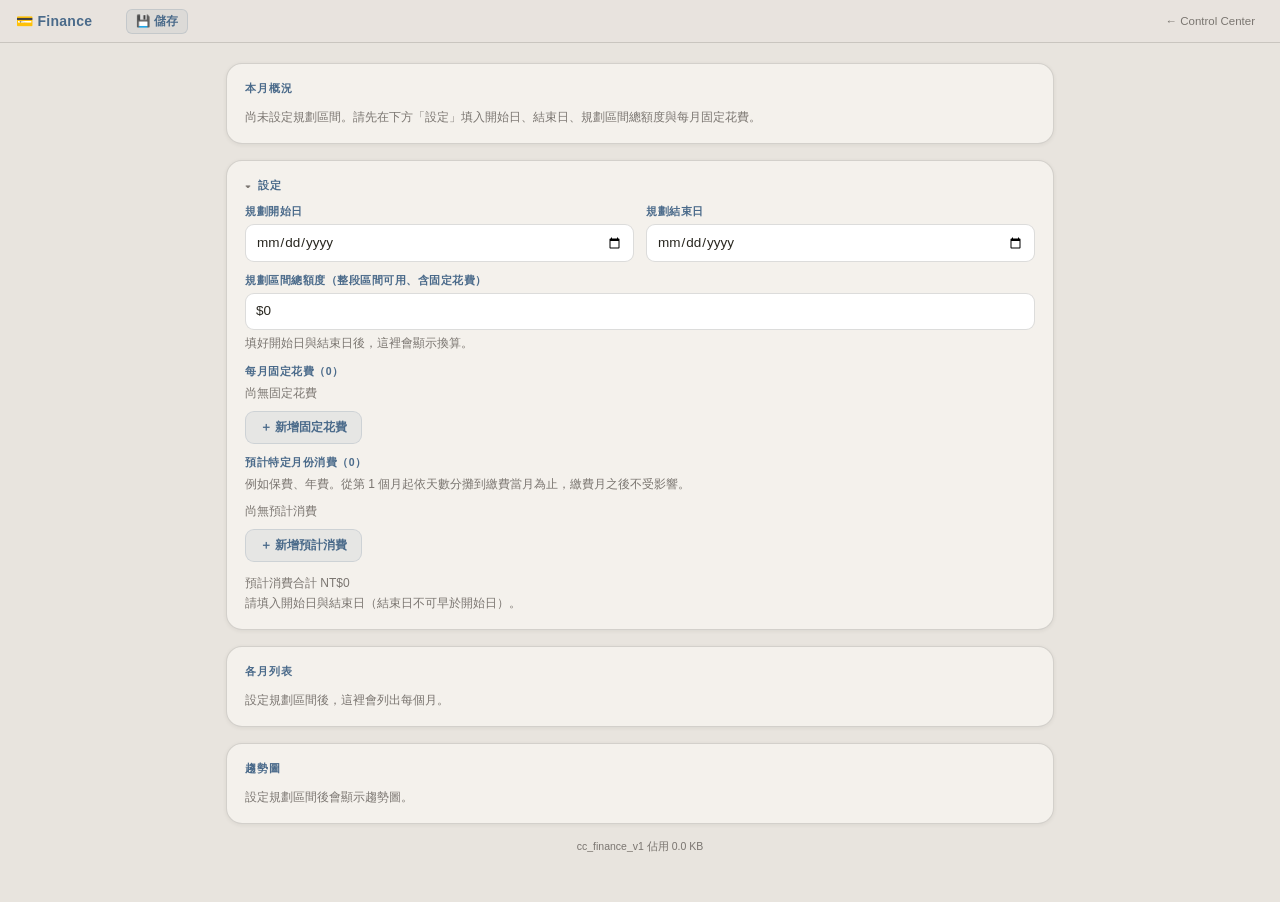
<file: finance-planner.html>
<!DOCTYPE html>
<html lang="zh-TW">
<head>
  <link rel="icon" href="data:image/svg+xml,<svg xmlns=%22http://www.w3.org/2000/svg%22 viewBox=%220 0 100 100%22><text y=%220.9em%22 font-size=%2290%22>💳</text></svg>">
<meta charset="UTF-8">
<meta name="viewport" content="width=device-width, initial-scale=1">
<title>Finance</title>
<style>
/* ── BASE: CC 共用色系 ── */
:root{
  --bg:#e8e4de;--bg2:#ede9e3;--card:#f4f1ec;
  --ink:#28261f;--sub:#55514a;--faint:#7a7570;
  --border:rgba(40,38,32,.09);--bstr:rgba(40,38,32,.16);
  --shadow:0 1px 4px rgba(40,38,32,.07);
  --ac:#4a6a8a;--ac-l:#5a80a4;--ac-tint:rgba(74,106,138,.08);--ac-tint2:rgba(74,106,138,.16);
  --warn:#8a5a20;--warn-bg:rgba(190,120,40,.14);--ok:#3d7a5a;--ok-bg:rgba(61,122,90,.14);
}
*{box-sizing:border-box;margin:0;padding:0}
body{font-family:-apple-system,BlinkMacSystemFont,'SF Pro Display','Helvetica Neue','PingFang TC',sans-serif;background:var(--bg);color:var(--ink);min-height:100vh;font-size:14px;-webkit-font-smoothing:antialiased}
button,input,select,textarea{font-family:inherit;color:inherit}

.nav{position:sticky;top:0;z-index:100;background:rgba(232,228,222,.93);backdrop-filter:blur(18px);border-bottom:1px solid var(--bstr);display:flex;align-items:center;padding:0 16px}
.nav-title{font-size:14px;font-weight:700;color:var(--ac);padding:13px 0;letter-spacing:.02em;white-space:nowrap}
.back-link{margin-left:auto;font-size:11.5px;color:var(--faint);text-decoration:none;padding:5px 9px;border-radius:6px;transition:background .15s;white-space:nowrap}
.save-wrap{display:flex;align-items:center;gap:6px;margin-left:10px;min-width:0}
.save-st{font-size:11px;font-weight:500;padding:3px 9px;border-radius:100px;white-space:nowrap;overflow:hidden;text-overflow:ellipsis;max-width:200px;color:var(--faint);transition:all .3s}
.save-st.ok{color:var(--ok);background:var(--ok-bg)}
.save-st.ing{color:var(--ac);background:var(--ac-tint)}
.save-st.err{color:#a03030;background:rgba(160,48,48,.12)}
.save-btn{font-size:11.5px;font-weight:600;color:var(--ac);background:var(--ac-tint);border:1px solid var(--ac-tint2);border-radius:6px;padding:4px 9px;cursor:pointer;white-space:nowrap}
.save-btn:hover{background:var(--ac-tint2)}
.save-btn:disabled{opacity:.55;cursor:default}
.nav .back-link{margin-left:auto}
.save-wrap + .back-link{margin-left:auto}
@media(max-width:480px){.nav{padding:0 10px}.save-wrap{margin-left:6px;gap:4px}.save-st{max-width:92px;font-size:10.5px;padding:3px 6px}.save-btn{padding:4px 6px;font-size:11px}.back-link{padding:5px 4px;font-size:11px}}
.back-link:hover{background:rgba(40,38,32,.07);color:var(--ink)}

.wrap{padding:20px 16px 48px;max-width:860px;margin:0 auto}
.sec{background:var(--card);border:.5px solid var(--bstr);border-radius:16px;padding:18px 18px 16px;box-shadow:var(--shadow);margin-bottom:16px}
.sec-t{font-size:10.5px;font-weight:700;letter-spacing:.08em;color:var(--ac);margin-bottom:12px}
.muted{font-size:12px;color:var(--faint);line-height:1.6}
.banner{font-size:12px;line-height:1.6;padding:8px 12px;border-radius:10px;margin-bottom:12px;background:var(--warn-bg);color:var(--warn)}

/* 本期概況 */
.ov-range{font-size:13px;color:var(--sub);margin-bottom:12px}
.big{background:var(--ac-tint);border-radius:12px;padding:14px 16px;margin-bottom:12px}
.big-l{font-size:11px;color:var(--faint);margin-bottom:2px}
.big-v{font-size:34px;font-weight:800;color:var(--ac);letter-spacing:-.01em;word-break:break-all}
.big-v.zero{color:var(--warn)}
.big-n{font-size:11.5px;color:var(--warn);margin-top:4px;line-height:1.5}
.stats{display:grid;grid-template-columns:repeat(2,1fr);gap:10px}
.stat{background:#faf8f4;border:.5px solid var(--bstr);border-radius:10px;padding:9px 12px;min-width:0}
.stat-l{font-size:10.5px;color:var(--faint);margin-bottom:3px}
.stat-v{font-size:15px;font-weight:700;word-break:break-all}

.inp,.ta{width:100%;padding:7px 10px;border:.5px solid var(--bstr);border-radius:9px;background:#fff;font-size:13.5px;outline:none;line-height:1.5;min-width:0}
.inp:focus,.ta:focus{border-color:var(--ac)}
.ta{resize:vertical;min-height:48px}
.fld{margin-bottom:12px}
.fld>label{display:block;font-size:10.5px;font-weight:700;letter-spacing:.05em;color:var(--ac);margin-bottom:5px}
.grid2{display:grid;grid-template-columns:1fr 1fr;gap:12px}
.fx{display:grid;grid-template-columns:1fr 110px auto;gap:8px;align-items:center;margin-bottom:8px}

.fx.fp{grid-template-columns:minmax(150px,1.2fr) 1fr 110px auto}
.fx.fp.out{background:var(--warn-bg);border-radius:10px;padding:6px}
.fp-out{grid-column:1 / -1;font-size:11.5px;color:var(--warn)}
.btn{font-size:12px;font-weight:600;padding:7px 14px;border-radius:9px;border:.5px solid var(--ac-tint2);background:var(--ac-tint);color:var(--ac);cursor:pointer}
.btn:hover{background:var(--ac-tint2)}
.btn.danger{background:rgba(192,80,80,.1);color:#a04040;border-color:rgba(192,80,80,.3)}
.btn.danger:hover{background:rgba(192,80,80,.2)}
.btn.plain{background:var(--bg2);color:var(--sub);border-color:var(--bstr)}
.btn.sm{padding:5px 10px;font-size:11.5px}
.btns{display:flex;gap:8px;flex-wrap:wrap;align-items:center}
.ask{font-size:12px;color:#a04040;white-space:nowrap}

/* 各期列表 */
.pd{border:.5px solid var(--bstr);border-radius:12px;background:#faf8f4;padding:12px 14px;margin-bottom:10px}
.pd.cur{border-color:var(--ac);box-shadow:0 0 0 1px var(--ac-tint2)}
.pd.closed{background:#efece6} /* 10-31：已結算底色加深一階 */
.set-t{display:flex;align-items:center;gap:6px;cursor:pointer;user-select:none;margin-bottom:0}
.set-t .car{font-size:11px;color:var(--faint)}
.set-sum{font-size:12.5px;color:var(--sub);margin-top:8px;line-height:1.6}
.set-body{margin-top:12px}
.pd-h{display:flex;flex-wrap:wrap;gap:6px 10px;align-items:center;margin-bottom:10px}
.pd-t{font-size:13.5px;font-weight:700}
.pd-r{font-size:11.5px;color:var(--faint)}
.st{font-size:10.5px;padding:1px 8px;border-radius:9px;font-weight:700;background:var(--bg);color:var(--faint)}
.st.pending{background:var(--warn-bg);color:var(--warn)}
.st.current{background:var(--ac-tint2);color:var(--ac)}
.st.closed{background:var(--ok-bg);color:var(--ok)}
.pd-g{display:grid;grid-template-columns:repeat(4,1fr);gap:10px;margin-bottom:10px}
.pd-g .stat{background:var(--card)}
.pd-dev{font-size:12px;color:var(--sub);line-height:1.7;margin-bottom:8px}
.pos{color:var(--ok);font-weight:700}.neg{color:var(--warn);font-weight:700}
.form{border-top:1px dashed var(--bstr);margin-top:10px;padding-top:12px}
.prev{font-size:12px;color:var(--sub);margin-bottom:10px;min-height:18px}
.ov-settle{border:.5px solid var(--bstr);border-radius:12px;padding:10px 14px;margin-bottom:12px;background:#faf8f4}
.ov-settle-h{display:flex;align-items:center;gap:10px;flex-wrap:wrap;font-size:13px;color:var(--sub)}
.ov-settle-h b{color:var(--ink)}
.trial{border:1px solid var(--ac-tint2);background:var(--ac-tint);border-radius:12px;padding:12px 14px;margin-bottom:12px}
.trial-t{font-size:13px;font-weight:700;color:var(--ink);margin-bottom:8px;display:flex;align-items:center;gap:8px;flex-wrap:wrap}
.trial-t .btn{margin-left:auto}
.pd-ana{white-space:pre-wrap;word-break:break-word}

/* 趨勢圖 */
.legend{display:flex;flex-wrap:wrap;gap:6px 14px;font-size:11px;color:var(--sub);margin-bottom:8px}
.legend b{display:inline-block;width:10px;height:10px;border-radius:2px;margin-right:5px;vertical-align:-1px}
.chart-box{overflow-x:auto;-webkit-overflow-scrolling:touch;position:relative}
.chart-box svg{outline:none}
.chart-box svg:focus-visible{outline:2px solid var(--ac);outline-offset:2px;border-radius:6px}
.legend b.lk{height:2px;width:14px;border-radius:1px;vertical-align:3px}
.legend b.lk-o{width:8px;height:8px;border-radius:50%;border:2px solid;background:#faf8f4;vertical-align:-1px}
.ctip{display:none;position:absolute;top:6px;z-index:2;background:#fff;border:.5px solid var(--bstr);border-radius:8px;box-shadow:var(--shadow);padding:7px 10px;font-size:11.5px;color:var(--sub);pointer-events:none;white-space:nowrap}
.ctip-h{color:var(--faint);margin-bottom:3px}
.ctip-r{display:flex;align-items:center;gap:6px;line-height:1.7}
.ctip-r b{color:var(--ink);font-weight:700}
.ctip-k{display:inline-block;width:12px;height:2px;border-radius:1px}
.ctab{margin-top:8px;font-size:12px;color:var(--sub)}
.ctab summary{cursor:pointer;color:var(--ac);font-size:12px}
.ctab-w{overflow-x:auto;margin-top:6px}
.ctab table{border-collapse:collapse;width:100%;min-width:520px}
.ctab th,.ctab td{padding:4px 8px;border-bottom:.5px solid var(--border);text-align:right;white-space:nowrap}
.ctab th:first-child,.ctab td:first-child{text-align:left}
.ctab th{color:var(--faint);font-weight:600}
.chart-box svg{display:block}
.tx{fill:var(--sub);font-size:10px}
.tx.f{fill:var(--faint)}

#toast{position:fixed;bottom:22px;left:50%;transform:translateX(-50%);background:#38342e;color:#f4f0e8;font-size:12px;padding:7px 16px;border-radius:20px;z-index:9999;opacity:0;transition:opacity .2s;white-space:nowrap;pointer-events:none}
#toast.show{opacity:1}
.foot{text-align:center;font-size:10.5px;color:var(--faint);margin-top:8px}

@media(max-width:560px){
  .wrap{padding:14px 16px 40px}
  .grid2{grid-template-columns:1fr}
  .fx{grid-template-columns:1fr 92px;}
  .fx .fx-del{grid-column:1 / -1;justify-self:end}
  .fx.fp{grid-template-columns:1fr 92px}
  .fx.fp select{grid-column:1 / -1}
  .pd-g{grid-template-columns:1fr 1fr}
  .big-v{font-size:30px}
}
</style>
</head>
<body>

<div class="nav">
  <div class="nav-title">💳 Finance</div>
  <div class="save-wrap"><span class="save-st" id="save-st" role="status" aria-live="polite"></span><button type="button" class="save-btn" id="save-btn" onclick="ccSaveClick()">💾 儲存</button></div>
  <a class="back-link" href="./index.html">← Control Center</a>
</div>

<div class="wrap" id="app">
  <div class="sec" id="s-ov"></div>
  <div class="sec" id="s-set"></div>
  <div class="sec" id="s-list"></div>
  <div class="sec" id="s-chart"></div>
  <div class="foot" id="usage"></div>
</div>
<div id="toast"></div>

<script>
/*CALC-START*/
// ── 純函式區：不讀 DOM、不讀 localStorage、不呼叫 new Date() 取今天（今天由呼叫端以 todayStr 傳入） ──
const MAX_PERIODS=60,FIXED_MAX=50,PLANNED_MAX=50,MONTHS_MAX=240,STR_MAX=200,AMT_MAX=1e9,ANALYSIS_MAX=1000; // 10-31：月度整體分析上限
const ID_RE=/^[A-Za-z0-9_-]{1,60}$/;
const DATE_RE=/^\d{4}-\d{2}-\d{2}$/;
let _uc=0;
function uid(p){_uc++;return p+Date.now().toString(36)+_uc.toString(36)+Math.random().toString(36).slice(2,5);}
function pad2(n){return String(n).padStart(2,'0');}
function dim(y,m){return new Date(Date.UTC(y,m,0)).getUTCDate();}
function parseYMD(s){
  if(typeof s!=='string'||!DATE_RE.test(s))return null;
  const y=+s.slice(0,4),m=+s.slice(5,7),d=+s.slice(8,10);
  if(m<1||m>12||d<1||d>dim(y,m))return null;
  return{y,m,d};
}
function fmtYMD(y,m,d){return y+'-'+pad2(m)+'-'+pad2(d);}
function addDays(s,n){const p=parseYMD(s);const t=new Date(Date.UTC(p.y,p.m-1,p.d+n));return fmtYMD(t.getUTCFullYear(),t.getUTCMonth()+1,t.getUTCDate());}
function diffDays(a,b){const p=parseYMD(a),q=parseYMD(b);return Math.round((Date.UTC(q.y,q.m-1,q.d)-Date.UTC(p.y,p.m-1,p.d))/86400000);}
function monthStart(s,i){ // 開始日往後 i 個月；該月沒有那一天就取月底
  const t=s.m-1+i,y=s.y+Math.floor(t/12),m=t%12+1;
  return fmtYMD(y,m,Math.min(s.d,dim(y,m)));
}
// 預算月切分（規格 1 節）
function buildPeriods(start,end){
  const s=parseYMD(start),e=parseYMD(end);
  if(!s||!e||end<start)return[];
  const out=[];
  for(let i=0;i<MAX_PERIODS;i++){
    const st=monthStart(s,i);
    if(st>end)break;
    let en=addDays(monthStart(s,i+1),-1);
    if(en>end)en=end;
    out.push({idx:i,key:st,start:st,end:en});
  }
  return out;
}
function cleanAmt(v){ // 有限非負數才算數；否則 null
  if(v===null||v===undefined||v===''||typeof v==='boolean')return null;
  const n=Number(v);
  return(Number.isFinite(n)&&n>=0&&n<=AMT_MAX)?Math.round(n*100)/100:null;
}
function cleanStr(v,max){return typeof v==='string'?v.slice(0,max):'';}
function emptyData(){return{version:2,plan:{start:'',end:'',total:0,fixed:[],planned:[]},months:{}};}
// 第 i 期天數 d（含頭尾）與固定花費權重 w：每一期（含不足月的最後一期）都整月照扣，w 恆為 1（規格 v1.2）
function periodDW(start,p){
  return{d:diffDays(p.start,p.end)+1,w:1};
}
// 讀取驗證（規格 2 節）：匯入／Gist 還原資料不可信
function normalize(raw){
  const out=emptyData();
  if(!raw||typeof raw!=='object'||Array.isArray(raw))return out;
  const p=(raw.plan&&typeof raw.plan==='object')?raw.plan:{};
  if(parseYMD(p.start)&&parseYMD(p.end)&&p.end>=p.start){out.plan.start=p.start;out.plan.end=p.end;}
  const seen=new Set();
  (Array.isArray(p.fixed)?p.fixed:[]).slice(0,FIXED_MAX).forEach(f=>{
    if(!f||typeof f!=='object')return;
    let id=(typeof f.id==='string'&&ID_RE.test(f.id)&&!seen.has(f.id))?f.id:uid('f');
    seen.add(id);
    out.plan.fixed.push({id,name:cleanStr(f.name,STR_MAX),amount:cleanAmt(f.amount)||0});
  });
  // 預計特定月份消費（v1.4）：id 字串、month 有效日期、name 字串、amount 有限非負；不合格丟棄，上限 PLANNED_MAX 筆
  const seenP=new Set();
  (Array.isArray(p.planned)?p.planned:[]).slice(0,PLANNED_MAX).forEach(x=>{
    if(!x||typeof x!=='object'||typeof x.id!=='string'||typeof x.name!=='string'||!parseYMD(x.month))return;
    const amt=cleanAmt(x.amount);
    if(amt===null)return;
    const id=(ID_RE.test(x.id)&&!seenP.has(x.id))?x.id:uid('p');
    seenP.add(id);
    out.plan.planned.push({id,month:x.month,name:cleanStr(x.name,STR_MAX),amount:amt});
  });
  const ms=(raw.months&&typeof raw.months==='object'&&!Array.isArray(raw.months))?raw.months:{};
  Object.keys(ms).slice(0,MONTHS_MAX).forEach(k=>{
    if(!parseYMD(k))return;
    const m=ms[k];
    if(!m||typeof m!=='object')return;
    const actualTotal=cleanAmt(m.actualTotal);
    out.months[k]={
      income:cleanAmt(m.income),
      spentToDate:cleanAmt(m.spentToDate),
      spentUpdatedAt:parseYMD(m.spentUpdatedAt)?m.spentUpdatedAt:null,
      closed:m.closed===true&&actualTotal!==null,
      actualTotal,
      saved:cleanAmt(m.saved),
      note:cleanStr(m.note,STR_MAX),
      analysis:cleanStr(m.analysis,ANALYSIS_MAX) // 10-31
    };
  });
  // 舊資料遷移（version 1 → 2）：沒有 total 時，把各期收入（覆寫值或 defaultIncome）加總成總額度
  const tot=cleanAmt(p.total);
  if(tot!==null)out.plan.total=tot;
  else{
    const defInc=cleanAmt(p.defaultIncome)||0;
    out.plan.total=buildPeriods(out.plan.start,out.plan.end).reduce((a,q)=>{
      const o=out.months[q.key]?out.months[q.key].income:null;
      return a+(o!==null&&o!==undefined?o:defInc);
    },0);
  }
  return out;
}
// 計算（規格 3 節）：輸入 data＋todayStr，輸出各期結果；全部即時重算
function computePlan(data,todayStr){
  const plan=(data&&data.plan)||{};
  const periods=buildPeriods(plan.start,plan.end);
  const res={valid:periods.length>0,periods:[],planned:[],plannedTotal:0,fixedTotal:0,total:0,S:0,D:0,W:0,carry:0,R:0,current:null,pending:[],outsideCount:0,truncated:false,today:todayStr};
  if(!res.valid)return res;
  const months=(data.months&&typeof data.months==='object')?data.months:{};
  const fixedTotal=(Array.isArray(plan.fixed)?plan.fixed:[]).reduce((a,f)=>a+(cleanAmt(f&&f.amount)||0),0);
  const total=cleanAmt(plan.total)||0;
  res.fixedTotal=fixedTotal;res.total=total;
  res.truncated=periods[periods.length-1].end<plan.end;
  const keys=new Set(periods.map(p=>p.key));
  res.outsideCount=Object.keys(months).filter(k=>!keys.has(k)).length;
  const dw=periods.map(p=>periodDW(plan.start,p));
  const D=dw.reduce((a,x)=>a+x.d,0),W=dw.reduce((a,x)=>a+x.w,0);
  const fixedAll=dw.reduce((a,x)=>a+fixedTotal*x.w,0);
  // 預計特定月份消費（規格 3 節 v1.4）：繳費月 k 在規劃區間內才計算，由第 1 個月到第 k 個月依天數分攤
  const pk=new Map(periods.map((q,i)=>[q.key,i]));
  const planned=(Array.isArray(plan.planned)?plan.planned:[]).map(x=>{
    const mo=x&&x.month;
    return{id:x&&x.id,month:mo,name:x&&x.name,amount:cleanAmt(x&&x.amount)||0,idx:pk.has(mo)?pk.get(mo):-1};
  });
  const share=periods.map(()=>0),payPlanned=periods.map(()=>0);
  let plannedTotal=0;
  planned.forEach(x=>{
    if(x.idx<0)return;
    let cum=0;for(let j=0;j<=x.idx;j++)cum+=dw[j].d;
    for(let j=0;j<=x.idx;j++)share[j]+=x.amount*dw[j].d/cum;
    payPlanned[x.idx]+=x.amount;plannedTotal+=x.amount;
  });
  const S=total-fixedAll-plannedTotal;
  res.D=D;res.W=W;res.S=S;res.planned=planned;res.plannedTotal=plannedTotal;
  const ps=periods.map((p,i)=>{
    const m=months[p.key]||{};
    const actualTotal=cleanAmt(m.actualTotal);
    const closed=m.closed===true&&actualTotal!==null;
    const days=dw[i].d,fixed=fixedTotal*dw[i].w,base=(total-fixedAll)*days/D-share[i],plannedPay=payPlanned[i];
    let status;
    if(closed)status='closed';
    else if(todayStr<p.start)status='upcoming';
    else if(todayStr<=p.end)status='current';
    else status='pending';
    const r={idx:p.idx,key:p.key,start:p.start,end:p.end,status,closed,days,fixed,base,
      plannedPay,share:share[i],actualTotal,saved:cleanAmt(m.saved),note:cleanStr(m.note,STR_MAX),analysis:cleanStr(m.analysis,ANALYSIS_MAX),
      spentToDate:cleanAmt(m.spentToDate),spentUpdatedAt:parseYMD(m.spentUpdatedAt)?m.spentUpdatedAt:null,
      actualVar:null,dev:null,suggest:base};
    if(closed){r.actualVar=actualTotal-fixed-plannedPay;r.dev=base-r.actualVar;}
    return r;
  });
  res.carry=ps.reduce((a,r)=>a+(r.closed?r.dev:0),0);
  res.R=ps.filter(r=>!r.closed).length;
  const openD=ps.reduce((a,r)=>a+(r.closed?0:r.days),0);
  ps.forEach(r=>{if(!r.closed)r.suggest=r.base+res.carry*r.days/openD;});
  res.periods=ps;
  res.pending=ps.filter(r=>r.status==='pending').map(r=>r.idx);
  const cur=ps.find(r=>todayStr>=r.start&&todayStr<=r.end);
  if(cur){
    const spent=cur.spentToDate===null?0:cur.spentToDate;
    const remaining=cur.suggest-spent;
    const days=diffDays(todayStr,cur.end)+1;
    res.current={idx:cur.idx,spent,remaining,days,daily:remaining>0?remaining/days:0,over:remaining<0?-remaining:0};
  }
  return res;
}
/*CALC-END*/

const KEY='cc_finance_v1';
function $(id){return document.getElementById(id);}
function esc(s){return String(s==null?'':s).replace(/&/g,'&amp;').replace(/</g,'&lt;').replace(/>/g,'&gt;').replace(/"/g,'&quot;').replace(/'/g,'&#39;');}
function today(){const d=new Date();return d.getFullYear()+'-'+pad2(d.getMonth()+1)+'-'+pad2(d.getDate());}
function money(n){n=Math.round(Number(n)||0);return(n<0?'-':'')+'NT$'+Math.abs(n).toLocaleString('en-US');}
function sd(s){return(+s.slice(5,7))+'/'+(+s.slice(8,10));}   // 'M/D'
function rng(s,e){return s.slice(0,4)+'/'+sd(s)+' – '+(e.slice(0,4)!==s.slice(0,4)?e.slice(0,4)+'/':'')+sd(e);}
const STL={upcoming:'未開始',current:'進行中',pending:'待回填',closed:'已結算'};

let DB=null;
function load(){
  let raw=null;
  try{raw=JSON.parse(localStorage.getItem(KEY)||'null');}catch(e){raw=null;}
  DB=normalize(raw);
  if(raw&&typeof raw==='object'&&(raw.version!==2||!raw.plan||raw.plan.total===undefined))save(); // 舊格式遷移後寫回
}
function save(){
  let ok=true;
  // 跨裝置防覆蓋（spec 3.3a）：其他分頁已下載新資料時，本分頁寫入會被 cc_autosync 略過，不可顯示已儲存
  if(window.ccSyncCore&&typeof window.ccSyncCore.isStaleTab==='function'&&window.ccSyncCore.isStaleTab()){
    _ccOk=false;ccSt('err','⚠ 未儲存：資料已在其他分頁更新，請重新整理');toast('未儲存：資料已在其他分頁更新，請重新整理');return;
  }
  try{localStorage.setItem(KEY,JSON.stringify(DB));}catch(e){ok=false;console.error(e);toast('儲存失敗（儲存空間不足？）');}
  _ccOk=ok;
  if(ok)ccSt('ok','✓ 已儲存 '+ccHM());else ccSt('err','⚠ 儲存失敗');
}
// ── 儲存狀態列／儲存按鈕（只讀寫狀態顯示，不碰資料結構） ──
let _ccOk=true;
function ccHM(){const d=new Date();return String(d.getHours()).padStart(2,'0')+':'+String(d.getMinutes()).padStart(2,'0');}
function ccSt(kind,msg){
  const el=document.getElementById('save-st');if(!el)return;
  el.className='save-st '+kind;el.textContent=msg;el.title=msg;
}
function ccShowLoaded(){
  const el=document.getElementById('save-st');
  if(el&&!el.textContent&&localStorage.getItem(KEY))ccSt('ok','✓ 已載入');
}
async function ccSaveClick(){
  const btn=document.getElementById('save-btn');
  const a=document.activeElement;
  if(a&&a!==document.body&&a!==btn&&typeof a.blur==='function')a.blur(); // 讓正在編輯的欄位觸發 change
  await new Promise(r=>setTimeout(r,80)); // 等 change 的 setTimeout(0)／render／焦點還原跑完
  save();
  if(!_ccOk)return;
  const hasCred=!!((localStorage.getItem('gh_pat')||'').trim()&&(localStorage.getItem('gist_id')||'').trim());
  const core=window.ccSyncCore;
  if(!hasCred||!core||typeof core.uploadFull!=='function'){ccSt('ok','✓ 已儲存（未設定 Gist 備份）');return;}
  btn.disabled=true;ccSt('ing','☁ 備份中…');
  try{
    await core.uploadFull();
    ccSt('ok','☁ 已備份 '+ccHM());
  }catch(e){
    if(e&&(e.ccConflict||e.ccNewer||e.ccStale)){ccSt('err','⚠ 雲端較新，請看頁面上方提示');return;} // 跨裝置防覆蓋（spec 3.3a）：已顯示頂端提示
    ccSt('err','⚠ 備份失敗');
    toast('備份失敗：'+String((e&&e.message)||'未知原因').slice(0,40));
  }finally{btn.disabled=false;}
}
let _tt=null;
function toast(msg){
  const t=$('toast');t.textContent=msg;t.classList.add('show');
  clearTimeout(_tt);_tt=setTimeout(()=>t.classList.remove('show'),1800);
}
function parseAmtInput(v){ // 輸入欄位：空字串 → null；非法 → undefined；先去除 $、逗號、空白
  v=String(v).normalize('NFKC').replace(/[$,\s]/g,''); // NFKC：中文輸入法的全形數字／＄／，轉半形
  if(v==='')return null;
  const n=cleanAmt(v);
  return n===null?undefined:n;
}
function fmtAmt(v){ // 金額欄位顯示：$ 前綴＋千分位；空值維持空白
  if(v===null||v===undefined||v==='')return'';
  const n=Number(v);
  return Number.isFinite(n)?'$'+n.toLocaleString('en-US',{maximumFractionDigits:2}):'';
}
function getM(key){
  if(!DB.months[key])DB.months[key]={income:null,spentToDate:null,spentUpdatedAt:null,closed:false,actualTotal:null,saved:null,note:'',analysis:''};
  return DB.months[key];
}

let CP=null,openKey='',openAt='',delFid='',delPid='';
let setOpen=null; // 10-31：設定卡收合；null＝預設（規劃有效就收合、未設定就展開），只存記憶體
let lastTrial=null; // 10-31：剛結算後的下月試算 {idx, before}（只存記憶體，重新整理即消失）
function _focusKey(el){
  if(!el||!el.dataset)return null;
  const f=el.dataset.f?'f:'+el.dataset.f:el.dataset.act?'a:'+el.dataset.act:null;
  if(!f)return null;
  const r=el.closest('[data-fid],[data-pid],[data-key]');
  return{f,fid:r&&(r.dataset.fid||(r.dataset.pid?'p:'+r.dataset.pid:''))||null,key:el.dataset.key||(r&&r.dataset.key)||null};
}
function render(){
  const fk=_focusKey(document.activeElement);
  CP=computePlan(DB,today());
  renderOv();renderSet();renderList();renderChart();
  if(fk){
    // 重繪會換掉整批 input，依欄位種類＋所屬列找回同一欄重新聚焦（比對字串，不組 selector）
    for(const el of document.querySelectorAll('[data-f],[data-act]')){
      const k=_focusKey(el);
      if(k.f===fk.f&&k.fid===fk.fid&&k.key===fk.key){el.focus();break;}
    }
  }
  const bytes=(localStorage.getItem(KEY)||'').length*2;
  $('usage').textContent=`cc_finance_v1 佔用 ${(bytes/1024).toFixed(1)} KB`;
}

/* ───────── 1. 本期概況 ───────── */
function bannersHtml(){
  let h='';
  if(CP.pending.length)h+=`<div class="banner">請回填 ${CP.pending.length} 個月的月終數字：${CP.pending.map(i=>'第 '+(i+1)+' 個月').join('、')}（按下方的「已結算」）</div>`;
  if(CP.outsideCount>0)h+=`<div class="banner">有 ${CP.outsideCount} 個月的資料在規劃區間外（已保留，不參與計算與顯示）</div>`;
  if(CP.truncated)h+=`<div class="banner">規劃區間超過 ${MAX_PERIODS} 個月，只計算前 ${MAX_PERIODS} 個月</div>`;
  return h;
}
// 10-31：本月概況的「已結算」入口——待回填的月份，加上進行中且剩 7 天內的本月
function settleTargets(){
  return CP.periods.filter(p=>p.status==='pending'||(p.status==='current'&&diffDays(CP.today,p.end)<=6));
}
function settleBlockHtml(){
  return settleTargets().map(p=>{
    const open=openKey===p.key&&openAt==='ov';
    return`<div class="ov-settle" data-key="${esc(p.key)}"><div class="ov-settle-h"><span><b>第 ${p.idx+1} 個月</b>・${esc(rng(p.start,p.end))}・${p.status==='pending'?'已結束，待結算':'月底將至'}</span>`
      +(open?'':`<button class="btn sm" data-act="fopen" data-at="ov">已結算</button>`)+`</div>${open?formHtml(p):''}</div>`;
  }).join('');
}
// 10-31：下個月試算卡；before＝結算前的建議額度（null 則不顯示比較）
function trialHtml(idx,before){
  const n=CP.periods[idx];
  if(!n)return idx>0?`<div class="trial"><div class="trial-t">下個月試算</div><div class="muted">這是規劃區間最後一個月，沒有下個月可以試算。</div></div>`:'';
  const d=before===null||before===undefined?null:n.suggest-before;
  return`<div class="trial"><div class="trial-t">下個月試算・第 ${n.idx+1} 個月（${esc(rng(n.start,n.end))}）${before!==null&&before!==undefined?'<button class="btn sm plain" data-act="trialx">收合</button>':''}</div>
    <div class="stats">
      <div class="stat"><div class="stat-l">建議額度（不含固定與預計花費）</div><div class="stat-v">${money(n.suggest)}</div></div>
      <div class="stat"><div class="stat-l">${d===null?'平均每日上限':'與結算前相比'}</div><div class="stat-v">${d===null?money(n.suggest/n.days):(d>=0?'+':'')+money(d)}</div></div>
      ${d===null?'':`<div class="stat"><div class="stat-l">平均每日上限</div><div class="stat-v">${money(n.suggest/n.days)}</div></div>`}
      <div class="stat"><div class="stat-l">固定花費${n.plannedPay>0?'＋預計花費':''}</div><div class="stat-v">${money(n.fixed)}${n.plannedPay>0?'＋'+money(n.plannedPay):''}</div></div>
    </div>
    <div class="muted" style="margin-top:6px">${n.days} 天。開始後的每日上限會依當月已花自動調整。</div></div>`;
}
function lastTrialHtml(){return lastTrial?trialHtml(lastTrial.idx,lastTrial.before):'';}
function renderOv(){
  const el=$('s-ov');
  let h='<div class="sec-t">本月概況</div>';
  if(!CP.valid){
    el.innerHTML=h+'<div class="muted">尚未設定規劃區間。請先在下方「設定」填入開始日、結束日、規劃區間總額度與每月固定花費。</div>';
    return;
  }
  h+=bannersHtml();
  h+=settleBlockHtml();
  h+=lastTrialHtml();
  const cur=CP.current;
  if(!cur){
    const first=CP.periods[0],last=CP.periods[CP.periods.length-1];
    h+=`<div class="muted">${CP.today<first.start?'規劃區間尚未開始（'+esc(first.start)+' 起）':'規劃區間已結束（'+esc(last.end)+'）'}。</div>`;
    el.innerHTML=h;return;
  }
  const p=CP.periods[cur.idx];
  h+=`<div class="ov-range">第 ${p.idx+1} / ${CP.periods.length} 個月・${esc(rng(p.start,p.end))}・<span class="st ${p.status}">${STL[p.status]}</span></div>`;
  if(p.closed){
    h+=`<div class="muted">本月已結算（實際總支出 ${money(p.actualTotal)}，偏差 ${p.dev>=0?'+':''}${money(p.dev)}）。如需修改請到下方各月列表重新編輯。</div>`;
    if(!lastTrial||lastTrial.idx!==p.idx+1)h+=trialHtml(p.idx+1,null); // 10-31：本月已結算時固定顯示下月試算
    el.innerHTML=h;return;
  }
  h+=`<div class="big"><div class="big-l">今天起每日建議上限（含今天）</div><div class="big-v${cur.daily<=0?' zero':''}">${money(cur.daily)}</div>`
    +(cur.over>0?`<div class="big-n">本月已超支 ${money(cur.over)}，今天起建議不再花費；超支會在月終結算後攤到後面月份。</div>`:'')+`</div>`;
  h+=`<div class="stats">
    <div class="stat"><div class="stat-l">本月建議額度</div><div class="stat-v">${money(p.suggest)}</div></div>
    <div class="stat"><div class="stat-l">剩餘可花</div><div class="stat-v">${money(cur.remaining)}</div></div>
    <div class="stat"><div class="stat-l">剩餘天數（含今天）</div><div class="stat-v">${cur.days} 天</div></div>
    <div class="stat"><div class="stat-l">本月到目前已花（不含固定與預計花費）</div>
      <input class="inp" type="text" inputmode="decimal" autocomplete="off" data-f="spent" data-key="${esc(p.key)}" value="${esc(fmtAmt(p.spentToDate))}" placeholder="$0">
      <div class="muted" style="margin-top:3px">${p.spentUpdatedAt?'更新於 '+esc(p.spentUpdatedAt):'尚未填寫'}</div></div>
  </div>`;
  el.innerHTML=h;
}

/* ───────── 2. 設定 ───────── */
function totNote(){
  if(!CP||!CP.valid)return'填好開始日與結束日後，這裡會顯示換算。';
  return`共 ${CP.periods.length} 個月・約每月 ${money(CP.total/CP.W)}・扣掉固定花費後每天約 ${money(CP.S/CP.D)}`;
}
function mdl(s){return s.slice(5,7)+'/'+s.slice(8,10);}
function plannedHtml(){
  const pl=DB.plan.planned,ps=(CP&&CP.valid)?CP.periods:[];
  const keys=new Set(ps.map(q=>q.key));
  let h=`<div class="fld"><label>預計特定月份消費（${pl.length}）</label><div class="muted" style="margin-bottom:8px">例如保費、年費。從第 1 個月起依天數分攤到繳費當月為止，繳費月之後不受影響。</div>`;
  h+=pl.map(x=>{
    const ask=delPid===x.id,out=!keys.has(x.month);
    const opts=ps.map(q=>`<option value="${esc(q.key)}"${q.key===x.month?' selected':''}>第 ${q.idx+1} 個月・${esc(mdl(q.start)+'–'+mdl(q.end))}</option>`).join('')
      +(out?`<option value="${esc(x.month)}" selected>${esc(x.month)}（不在規劃區間內）</option>`:'');
    return`<div class="fx fp${out?' out':''}" data-pid="${esc(x.id)}">
      <select class="inp" data-f="pmonth">${opts}</select>
      <input class="inp" data-f="pname" maxlength="${STR_MAX}" value="${esc(x.name)}" placeholder="項目（例如：汽車保費）">
      <input class="inp" type="text" inputmode="decimal" autocomplete="off" data-f="pamt" value="${esc(fmtAmt(x.amount))}">
      <span class="fx-del">${ask
        ?`<span class="ask">確定刪除？</span> <button class="btn danger sm" data-act="pdelok">刪除</button> <button class="btn plain sm" data-act="pdelno">取消</button>`
        :`<button class="btn plain sm" data-act="pdel">刪除</button>`}</span>
      ${out?'<div class="fp-out">不在規劃區間內（不計算）。請改選月份或刪除。</div>':''}</div>`;
  }).join('')||'<div class="muted" style="margin-bottom:8px">尚無預計消費</div>';
  h+=`<button class="btn" data-act="padd">＋ 新增預計消費</button></div>`;
  const sum=pl.reduce((a,x)=>a+(Number(x.amount)||0),0),outN=pl.filter(x=>!keys.has(x.month)).length;
  h+=`<div class="muted">預計消費合計 ${money(sum)}${outN?'（其中 '+outN+' 筆不在規劃區間內，不計算）':''}</div>`;
  return h;
}
function renderSet(){
  const pl=DB.plan;
  const open=setOpen===null?!(CP&&CP.valid):setOpen;
  let h=`<div class="sec-t set-t" data-act="settoggle" role="button" tabindex="0" aria-expanded="${open}"><span class="car">${open?'▾':'▸'}</span>設定</div>`;
  if(!open){
    h+=`<div class="set-sum">${CP&&CP.valid?esc(rng(pl.start,pl.end))+'・總額度 '+money(CP.total)+'・每月固定 '+money(CP.fixedTotal)+'（'+pl.fixed.length+' 筆）・預計消費 '+pl.planned.length+' 筆':'尚未設定規劃區間'}</div>`;
    $('s-set').innerHTML=h;return;
  }
  h+='<div class="set-body"><div class="grid2">'
    +`<div class="fld"><label>規劃開始日</label><input class="inp" type="date" data-f="pstart" value="${esc(pl.start)}"></div>`
    +`<div class="fld"><label>規劃結束日</label><input class="inp" type="date" data-f="pend" value="${esc(pl.end)}"></div></div>`
    +`<div class="fld"><label>規劃區間總額度（整段區間可用、含固定花費）</label><input class="inp" type="text" inputmode="decimal" autocomplete="off" data-f="ptotal" value="${esc(fmtAmt(pl.total))}"><div class="muted" id="tot-note" style="margin-top:4px">${totNote()}</div></div>`
    +`<div class="fld"><label>每月固定花費（${pl.fixed.length}）</label>`;
  h+=pl.fixed.map(f=>{
    const ask=delFid===f.id;
    return`<div class="fx" data-fid="${esc(f.id)}">
      <input class="inp" data-f="fname" maxlength="${STR_MAX}" value="${esc(f.name)}" placeholder="名稱（例如：房租）">
      <input class="inp" type="text" inputmode="decimal" autocomplete="off" data-f="famt" value="${esc(fmtAmt(f.amount))}">
      <span class="fx-del">${ask
        ?`<span class="ask">確定刪除？</span> <button class="btn danger sm" data-act="fdelok">刪除</button> <button class="btn plain sm" data-act="fdelno">取消</button>`
        :`<button class="btn plain sm" data-act="fdel">刪除</button>`}</span></div>`;
  }).join('')||'<div class="muted" style="margin-bottom:8px">尚無固定花費</div>';
  h+=`<button class="btn" data-act="fadd">＋ 新增固定花費</button></div>`;
  h+=plannedHtml();
  if(CP&&CP.valid)h+=`<div class="muted">每月固定花費合計 ${money(CP.fixedTotal)}・共 ${CP.periods.length} 個月・${CP.D} 天</div>`;
  else h+=`<div class="muted">請填入開始日與結束日（結束日不可早於開始日）。</div>`;
  h+='</div>';
  $('s-set').innerHTML=h;
}

/* ───────── 3. 各期列表 ───────── */
function formHtml(p){
  return`<div class="form" data-key="${esc(p.key)}">
    <div class="grid2">
      <div class="fld"><label>當月實際總支出（含固定與預計花費）</label><input class="inp" type="text" inputmode="decimal" autocomplete="off" data-f="atotal" value="${esc(fmtAmt(p.actualTotal))}"></div>
      <div class="fld"><label>當月實際儲蓄（只記錄，不參與計算）</label><input class="inp" type="text" inputmode="decimal" autocomplete="off" data-f="saved" value="${esc(fmtAmt(p.saved))}"></div>
    </div>
    <div class="fld"><label>備註</label><textarea class="ta" data-f="note" maxlength="${STR_MAX}">${esc(p.note)}</textarea></div>
    <div class="fld"><label>本月整體分析（選填，上限 ${ANALYSIS_MAX} 字）</label><textarea class="ta" data-f="analysis" rows="5" maxlength="${ANALYSIS_MAX}" placeholder="例如：哪些花費超出預期、下個月要調整什麼">${esc(p.analysis)}</textarea></div>
    <div class="prev" data-prev></div>
    <div class="btns"><button class="btn" data-act="settle">${p.closed?'更新結算':'完成結算'}</button>
      ${p.closed?'<button class="btn plain" data-act="unsettle">改回未結算</button>':''}
      <button class="btn plain" data-act="fcancel">收合</button></div>
  </div>`;
}
function renderList(){
  const el=$('s-list');
  let h='<div class="sec-t">各月列表</div>';
  if(!CP.valid){el.innerHTML=h+'<div class="muted">設定規劃區間後，這裡會列出每個月。</div>';return;}
  h+=CP.periods.map(p=>{
    const isCur=CP.current&&CP.current.idx===p.idx;
    let body='';
    if(p.closed){
      body=`<div class="pd-dev">實際變動支出 ${money(p.actualVar)}・偏差 <span class="${p.dev>=0?'pos':'neg'}">${p.dev>=0?'+':''}${money(p.dev)}（${p.dev>=0?'有剩':'超支'}）</span>${p.saved!==null?'・儲蓄 '+money(p.saved):''}${p.note?'<br>備註：'+esc(p.note):''}</div>${p.analysis?`<div class="pd-dev pd-ana">本月整體分析：
${esc(p.analysis)}</div>`:''}`;
    }
    const canSettle=p.status!=='upcoming';
    return`<div class="pd${isCur?' cur':''}${p.closed?' closed':''}" data-key="${esc(p.key)}">
      <div class="pd-h"><span class="pd-t">第 ${p.idx+1} 個月</span><span class="pd-r">${esc(rng(p.start,p.end))}</span><span class="st ${p.status}">${STL[p.status]}</span></div>
      <div class="pd-g">
        <div class="stat"><div class="stat-l">天數</div><div class="stat-v">${p.days} 天</div></div>
        <div class="stat"><div class="stat-l">當月固定花費</div><div class="stat-v">${money(p.fixed)}</div></div>
        ${p.plannedPay>0?`<div class="stat"><div class="stat-l">預計花費</div><div class="stat-v">${money(p.plannedPay)}</div></div>`:''}
        <div class="stat"><div class="stat-l">基礎可支配</div><div class="stat-v">${money(p.base)}</div></div>
        <div class="stat"><div class="stat-l">${p.closed?'原建議額度':'建議額度'}</div><div class="stat-v">${money(p.suggest)}</div></div>
      </div>${body}
      ${canSettle&&!(openKey===p.key&&openAt==='list')?`<button class="btn sm" data-act="fopen" data-at="list">${p.closed?'重新編輯':'月終結算'}</button>`:''}
      ${openKey===p.key&&openAt==='list'?formHtml(p):''}
    </div>`;
  }).join('');
  el.innerHTML=h;
  if(openKey)updatePrev(openKey);
}
function updatePrev(key){
  const f=document.querySelector('.form[data-key="'+key.replace(/[^0-9-]/g,'')+'"]');
  const p=CP.periods.find(x=>x.key===key);
  if(!f||!p)return;
  const v=parseAmtInput(f.querySelector('[data-f="atotal"]').value);
  const el=f.querySelector('[data-prev]');
  if(typeof v!=='number'){el.textContent='填入實際總支出後，這裡會顯示偏差。';return;}
  const dev=p.base-(v-p.fixed-p.plannedPay);
  let t='實際變動支出 '+money(v-p.fixed-p.plannedPay)+'・偏差 '+(dev>=0?'+':'')+money(dev)+(dev>=0?'（有剩）':'（超支）');
  // 10-31：用輸入值試算下個月建議額度（複製一份資料，不寫入）
  const nx=CP.periods[p.idx+1];
  if(nx){
    const d=JSON.parse(JSON.stringify(DB));
    d.months[key]=Object.assign({},d.months[key]||{},{closed:true,actualTotal:v});
    const n2=computePlan(d,today()).periods[p.idx+1];
    if(n2){const df=n2.suggest-nx.suggest;t+='；下個月建議額度試算 '+money(n2.suggest)+'（目前 '+money(nx.suggest)+'，'+(df>=0?'+':'')+money(df)+'）';}
  }
  el.textContent=t;
}

/* ───────── 4. 趨勢圖 ───────── */
function kfmt(v){const a=Math.abs(v);return(v<0?'-':'')+(a>=1000?(a/1000).toFixed(a>=10000?0:1)+'k':String(Math.round(a)));}
// 11-01：趨勢圖改為累積折線——累積預算（原始分配：基礎可支配＋固定＋預計，終點＝總額度）vs 累積實際總支出；
// 兩線差距＝累計偏差（carry）。實際線只畫從第 1 個月起連續已結算的月份；緊接的進行中月份以空心點表示「到目前」（已花＋當月固定與預計全額）
const C_PLAN='#3b6ea5',C_ACT='#b0682a';
function chartData(){
  const ps=CP.periods;let cb=0,ca=0,prefix=true;
  const rows=ps.map(p=>{
    const budget=p.base+p.fixed+p.plannedPay;cb+=budget;
    const r={p,budget,cumBudget:cb,actual:null,cumActual:null,live:false};
    if(prefix&&p.closed){ca+=p.actualTotal;r.actual=p.actualTotal;r.cumActual=ca;}
    else{
      if(prefix&&p.status==='current'){const sp=p.spentToDate||0;r.actual=sp+p.fixed+p.plannedPay;r.cumActual=ca+r.actual;r.live=true;}
      prefix=false;
    }
    return r;
  });
  return rows;
}
function chartHtml(W){
  const rows=chartData(),n=rows.length;
  const pl=48,pr=64,top=18,H1=200,bot=40,H=top+H1+bot;
  const pw=Math.max(60,W-pl-pr);
  const xx=i=>pl+pw*i/n; // i＝第 i 個月「結束」的位置（0＝規劃開始）
  let mx=1;rows.forEach(r=>{mx=Math.max(mx,r.cumBudget,r.cumActual||0);});
  const step=Math.pow(10,Math.floor(Math.log10(mx)));
  const yMax=Math.ceil(mx/step*2)/2*step||1;
  const yy=v=>top+H1-Math.max(0,v)/yMax*H1;
  let s=`<svg width="${W}" height="${H}" role="img" aria-label="累積預算與累積實際總支出趨勢圖">`;
  for(let k=0;k<=4;k++){
    const v=yMax*k/4,y=yy(v);
    s+=`<line x1="${pl}" x2="${pl+pw}" y1="${y}" y2="${y}" stroke="rgba(40,38,32,${k?'.08':'.25'})"/><text class="tx f" x="${pl-6}" y="${y+3}" text-anchor="end">${kfmt(v)}</text>`;
  }
  const lab=Math.max(1,Math.ceil(n*46/pw));
  s+=`<text class="tx f" x="${xx(0)}" y="${top+H1+14}" text-anchor="middle">${esc(sd(rows[0].p.start))}</text>`;
  rows.forEach((r,i)=>{
    if((i+1)%lab&&i!==n-1)return;
    s+=`<text class="tx" x="${xx(i+1)}" y="${top+H1+14}" text-anchor="middle">第${i+1}月</text><text class="tx f" x="${xx(i+1)}" y="${top+H1+27}" text-anchor="middle">${esc(sd(r.p.end))}</text>`;
  });
  // 累積預算：已過去（含進行中月份）實線、未來虛線
  const cutI=(()=>{let k=0;rows.forEach((r,i)=>{if(r.p.status!=='upcoming')k=i+1;});return k;})();
  const bp=[[xx(0),yy(0)]].concat(rows.map((r,i)=>[xx(i+1),yy(r.cumBudget)]));
  const pts=a=>a.map(q=>q[0].toFixed(1)+','+q[1].toFixed(1)).join(' ');
  if(cutI>0)s+=`<polyline fill="none" stroke="${C_PLAN}" stroke-width="2" stroke-linejoin="round" points="${pts(bp.slice(0,cutI+1))}"/>`;
  if(cutI<n)s+=`<polyline fill="none" stroke="${C_PLAN}" stroke-width="2" stroke-dasharray="5 4" stroke-linejoin="round" points="${pts(bp.slice(cutI))}"/>`;
  s+=`<circle cx="${xx(n)}" cy="${yy(rows[n-1].cumBudget)}" r="4" fill="${C_PLAN}" stroke="#faf8f4" stroke-width="2"/>`;
  s+=`<text class="tx" x="${xx(n)+8}" y="${yy(rows[n-1].cumBudget)+3}">總額度</text><text class="tx f" x="${xx(n)+8}" y="${yy(rows[n-1].cumBudget)+15}">${kfmt(rows[n-1].cumBudget)}</text>`;
  // 累積實際總支出
  const done=rows.filter(r=>r.cumActual!==null&&!r.live),live=rows.find(r=>r.live);
  if(done.length){
    const ap=[[xx(0),yy(0)]].concat(done.map(r=>[xx(r.p.idx+1),yy(r.cumActual)]));
    s+=`<polyline fill="none" stroke="${C_ACT}" stroke-width="2" stroke-linejoin="round" points="${pts(ap)}"/>`;
    done.forEach(r=>{s+=`<circle cx="${xx(r.p.idx+1)}" cy="${yy(r.cumActual)}" r="4" fill="${C_ACT}" stroke="#faf8f4" stroke-width="2"/>`;});
    const last=done[done.length-1],gap=last.cumBudget-last.cumActual,gx=xx(last.p.idx+1);
    const y1=yy(last.cumBudget),y2=yy(last.cumActual);
    if(Math.abs(y1-y2)>=10)s+=`<line x1="${gx+7}" x2="${gx+7}" y1="${y1}" y2="${y2}" stroke="rgba(40,38,32,.45)" stroke-width="1"/>`;
    // 累積線只會往右上走，標籤放在兩點中較低者的右下方，不壓線
    s+=`<text class="tx" x="${gx+10}" y="${Math.min(top+H1-4,Math.max(y1,y2)+16)}">${gap>=0?'累計有剩 ':'累計超支 '}${kfmt(Math.abs(gap))}</text>`;
  }
  if(live){
    const lx=xx(live.p.idx+1),prevY=done.length?yy(done[done.length-1].cumActual):yy(0),prevX=done.length?xx(done[done.length-1].p.idx+1):xx(0);
    s+=`<line x1="${prevX}" y1="${prevY}" x2="${lx}" y2="${yy(live.cumActual)}" stroke="${C_ACT}" stroke-width="2" stroke-dasharray="3 3"/>`;
    s+=`<circle cx="${lx}" cy="${yy(live.cumActual)}" r="4.5" fill="#faf8f4" stroke="${C_ACT}" stroke-width="2"/>`;
  }
  if(!done.length&&!live)s+=`<text class="tx f" x="${pl+8}" y="${top+14}">尚無已結算月份</text>`;
  s+=`<line class="xh" x1="0" x2="0" y1="${top}" y2="${top+H1}" stroke="rgba(40,38,32,.35)" stroke-width="1" visibility="hidden"/>`;
  s+=`<rect class="hit" x="${pl}" y="${top}" width="${pw+pr/2}" height="${H1}" fill="transparent"/>`;
  return s+'</svg>';
}
function chartTableHtml(){
  const rows=chartData();
  return`<details class="ctab"><summary>數字表</summary><div class="ctab-w"><table><thead><tr><th>月份</th><th>當月預算</th><th>實際總支出</th><th>累積預算</th><th>累積實際</th><th>累計差額</th></tr></thead><tbody>`
    +rows.map(r=>`<tr><td>第 ${r.p.idx+1} 個月</td><td>${money(r.budget)}</td><td>${r.actual===null?'—':money(r.actual)+(r.live?'（到目前）':'')}</td><td>${money(r.cumBudget)}</td><td>${r.cumActual===null?'—':money(r.cumActual)}</td><td>${r.cumActual===null||r.live?'—':(r.cumBudget-r.cumActual>=0?'+':'')+money(r.cumBudget-r.cumActual)}</td></tr>`).join('')
    +`</tbody></table></div></details>`;
}
// 十字線＋提示框：對齊最近的月底位置，列出該點所有數字（文字一律 textContent）
function bindChartHover(box){
  const svg=box.querySelector('svg'),tip=box.querySelector('.ctip');
  if(!svg||!tip)return;
  const rows=chartData(),n=rows.length,W=+svg.getAttribute('width'),pl=48,pw=Math.max(60,W-pl-64);
  const xh=svg.querySelector('.xh');
  function show(i){
    const r=rows[i],x=pl+pw*(i+1)/n;
    xh.setAttribute('x1',x);xh.setAttribute('x2',x);xh.setAttribute('visibility','visible');
    tip.textContent='';
    const h=document.createElement('div');h.className='ctip-h';h.textContent='第 '+(i+1)+' 個月・'+rng(r.p.start,r.p.end);tip.appendChild(h);
    const line=(c,label,val)=>{const d=document.createElement('div');d.className='ctip-r';const k=document.createElement('span');k.className='ctip-k';k.style.background=c;const v=document.createElement('b');v.textContent=val;const l=document.createElement('span');l.textContent=label;d.append(k,v,l);tip.appendChild(d);};
    line(C_PLAN,'累積預算',money(r.cumBudget));
    if(r.cumActual!==null)line(C_ACT,r.live?'累積實際（本月到目前）':'累積實際',money(r.cumActual));
    if(r.cumActual!==null&&!r.live){const g=r.cumBudget-r.cumActual;line('transparent',g>=0?'累計有剩':'累計超支',money(Math.abs(g)));}
    tip.style.display='block';
    const bw=box.clientWidth,tw=tip.offsetWidth,sl=box.scrollLeft;
    tip.style.left=Math.max(sl+4,Math.min(x+12,sl+bw-tw-4))+'px';
  }
  function hide(){xh.setAttribute('visibility','hidden');tip.style.display='none';}
  let cur=-1;
  svg.addEventListener('pointermove',e=>{
    const rc=svg.getBoundingClientRect(),x=e.clientX-rc.left;
    cur=Math.max(0,Math.min(n-1,Math.round((x-pl)/pw*n)-1));show(cur);
  });
  svg.addEventListener('pointerleave',hide);
  svg.setAttribute('tabindex','0');
  svg.addEventListener('focus',()=>{cur=cur<0?0:cur;show(cur);});
  svg.addEventListener('blur',hide);
  svg.addEventListener('keydown',e=>{
    if(e.key==='ArrowRight'){cur=Math.min(n-1,cur+1);show(cur);e.preventDefault();}
    else if(e.key==='ArrowLeft'){cur=Math.max(0,cur-1);show(cur);e.preventDefault();}
  });
}
function renderChart(){
  const el=$('s-chart');
  let h='<div class="sec-t">趨勢圖</div>';
  if(!CP.valid){el.innerHTML=h+'<div class="muted">設定規劃區間後會顯示趨勢圖。</div>';return;}
  h+=`<div class="legend"><span><b class="lk" style="background:${C_PLAN}"></b>累積預算（虛線＝未來）</span><span><b class="lk" style="background:${C_ACT}"></b>累積實際總支出（含固定與預計）</span><span><b class="lk lk-o" style="border-color:${C_ACT}"></b>本月到目前</span></div>`;
  h+=`<div class="chart-box"><div class="ctip" role="status"></div></div>`+chartTableHtml();
  h+=`<div class="muted" style="margin-top:6px">兩線差距＝累計有剩或超支，會平均攤到後面還沒結算的月份。本月到目前＝已花＋當月固定與預計花費全額。</div>`;
  el.innerHTML=h;
  const box=el.querySelector('.chart-box');
  const W=Math.max(320,box.clientWidth||600);
  box.insertAdjacentHTML('afterbegin',chartHtml(W));
  bindChartHover(box);
}
let _chartRW=0;
window.addEventListener('resize',()=>{clearTimeout(_chartRW);_chartRW=setTimeout(()=>{if(CP&&CP.valid)renderChart();},150);});

/* ───────── 事件（全為委派，無 inline handler） ───────── */
function periodKey(t){const b=t.closest('[data-key]');return b?b.dataset.key:'';}
// 日期欄離開焦點後才驗證／存檔；未完成輸入（badInput、年份不在 2000–2100）不 toast、不寫入，僅還原顯示
function commitDate(t){
  const f=t.dataset.f,key=f==='pstart'?'start':'end',v=t.value;
  if(v===DB.plan[key])return;
  if(t.validity&&t.validity.badInput){render();return;}
  if(v){
    // 年份必須剛好 4 位數（Chrome 允許打 6 位數年份，slice 會誤判通過）
    const y=/^\d{4}-/.test(v)?+v.slice(0,4):NaN;
    if(!(y>=2000&&y<=2100)){render();return;}
    if(!parseYMD(v)){toast('日期格式不正確');render();return;}
  }
  const ns=f==='pstart'?v:DB.plan.start,ne=f==='pend'?v:DB.plan.end;
  if(ns&&ne&&ne<ns){toast('結束日不可早於開始日');render();return;}
  DB.plan[key]=v;
  save();render();
}
function onChange(e){
  const t=e.target,f=t.dataset&&t.dataset.f;
  if(!f)return;
  if(f==='pstart'||f==='pend'){
    if(document.activeElement===t)return; // 仍在輸入中（逐段打年月日／日曆剛選完）：等離開欄位再處理
    commitDate(t);return;
  }
  if(f==='ptotal'){
    const n=parseAmtInput(t.value);
    if(n===undefined){toast('請輸入大於或等於 0 的數字');render();return;}
    DB.plan.total=n||0;save();render();return;
  }
  if(f==='fname'||f==='famt'){
    const row=t.closest('[data-fid]'),fx=row&&DB.plan.fixed.find(x=>x.id===row.dataset.fid);
    if(!fx)return;
    if(f==='fname')fx.name=cleanStr(t.value,STR_MAX).trim();
    else{
      const n=parseAmtInput(t.value);
      if(n===undefined){toast('請輸入大於或等於 0 的數字');render();return;}
      fx.amount=n||0;
    }
    save();render();return;
  }
  if(f==='pmonth'||f==='pname'||f==='pamt'){
    const row=t.closest('[data-pid]'),px=row&&DB.plan.planned.find(x=>x.id===row.dataset.pid);
    if(!px)return;
    if(f==='pname')px.name=cleanStr(t.value,STR_MAX).trim();
    else if(f==='pmonth'){if(!parseYMD(t.value))return;px.month=t.value;}
    else{
      const n=parseAmtInput(t.value);
      if(n===undefined){toast('請輸入大於或等於 0 的數字');render();return;}
      px.amount=n||0;
    }
    save();render();return;
  }
  const key=periodKey(t);
  if(!key||!CP.periods.some(p=>p.key===key))return;
  if(f==='spent'){
    const n=parseAmtInput(t.value);
    if(n===undefined){toast('請輸入大於或等於 0 的數字');render();return;}
    const m=getM(key);m.spentToDate=n;m.spentUpdatedAt=n===null?null:today();
    save();render();return;
  }
}
const AMT_FIELDS=['ptotal','famt','pamt','spent','atotal','saved'];
// 打字當下就地重排成 $1,234,567，並依「游標前的數字（含小數點）個數」還原游標；只改這個 input 的 value，不整頁重繪
function liveFmt(t){
  const raw=t.value.normalize('NFKC'); // 全形數字逐字對應半形，長度不變，游標換算不受影響
  if(/[^0-9.,$\s]/.test(raw))return; // 有非法字元：不動它，留給 change 的 toast
  const caret=t.selectionStart===null?raw.length:t.selectionStart;
  const keep=c=>c>='0'&&c<='9'||c==='.';
  let n=0;for(let i=0;i<caret;i++)if(keep(raw[i]))n++;
  let c=[...raw].filter(keep).join('');
  const di=c.indexOf('.');
  if(di>=0)c=c.slice(0,di+1)+c.slice(di+1).replace(/\./g,'').slice(0,2);
  if(c===''){if(t.value!=='')t.value='';return;}
  const ip=di>=0?c.slice(0,di):c,fp=di>=0?c.slice(di):'';
  const out='$'+(ip.replace(/^0+(?=\d)/,'')||'0').replace(/\B(?=(\d{3})+$)/g,',')+fp;
  let pos=0,seen=0;
  while(pos<out.length&&seen<n){if(keep(out[pos]))seen++;pos++;}
  if(n===0)pos=1;
  if(out!==t.value)t.value=out; // 跟原值比（raw 已正規化，全形字串正規化後可能剛好等於 out）
  try{t.setSelectionRange(pos,pos);}catch{}
}
function onInput(e){
  const t=e.target;
  // 中文輸入法組字中不改 value，否則會打斷組字；組字結束（compositionend）再格式化
  if(t.dataset&&AMT_FIELDS.includes(t.dataset.f)&&!e.isComposing)liveFmt(t);
  if(t.dataset&&t.dataset.f==='atotal'){const k=periodKey(t);if(k)updatePrev(k);}
}
function onClick(e){
  const b=e.target.closest('[data-act]');
  if(!b)return;
  const act=b.dataset.act;
  if(act==='fadd'){
    if(DB.plan.fixed.length>=FIXED_MAX){toast('固定花費已達 '+FIXED_MAX+' 筆上限');return;}
    DB.plan.fixed.push({id:uid('f'),name:'',amount:0});save();render();
    const names=document.querySelectorAll('#s-set [data-f="fname"]');
    if(names.length)names[names.length-1].focus();
    return;
  }
  if(act==='padd'){
    if(DB.plan.planned.length>=PLANNED_MAX){toast('預計消費已達 '+PLANNED_MAX+' 筆上限');return;}
    if(!CP.valid){toast('請先設定規劃區間');return;}
    const cp=CP.current?CP.periods[CP.current.idx]:CP.periods[0];
    DB.plan.planned.push({id:uid('p'),month:cp.key,name:'',amount:0});save();render();
    const names=document.querySelectorAll('#s-set [data-f="pname"]');
    if(names.length)names[names.length-1].focus();
    return;
  }
  if(act==='pdel'){const r=b.closest('[data-pid]');delPid=r?r.dataset.pid:'';render();return;}
  if(act==='pdelno'){delPid='';render();return;}
  if(act==='pdelok'){
    const r=b.closest('[data-pid]'),id=r&&r.dataset.pid;
    DB.plan.planned=DB.plan.planned.filter(x=>x.id!==id);delPid='';save();render();toast('已刪除');return;
  }
  if(act==='fdel'){const r=b.closest('[data-fid]');delFid=r?r.dataset.fid:'';render();return;}
  if(act==='fdelno'){delFid='';render();return;}
  if(act==='fdelok'){
    const r=b.closest('[data-fid]'),id=r&&r.dataset.fid;
    DB.plan.fixed=DB.plan.fixed.filter(x=>x.id!==id);delFid='';save();render();toast('已刪除');return;
  }
  if(act==='trialx'){lastTrial=null;render();return;} // 10-31
  if(act==='settoggle'){const o=setOpen===null?!(CP&&CP.valid):setOpen;setOpen=!o;render();return;} // 10-31
  const key=periodKey(b);
  const p=CP.periods.find(x=>x.key===key);
  if(!p)return;
  if(act==='fopen'){openKey=key;openAt=b.dataset.at==='ov'?'ov':'list';render();return;}
  if(act==='fcancel'){openKey='';openAt='';render();return;}
  const form=b.closest('.form');
  if(act==='settle'&&form){
    const at=parseAmtInput(form.querySelector('[data-f="atotal"]').value);
    const sv=parseAmtInput(form.querySelector('[data-f="saved"]').value);
    if(typeof at!=='number'){toast('請填入當月實際總支出（大於或等於 0 的數字）');return;}
    if(sv===undefined){toast('儲蓄請輸入大於或等於 0 的數字');return;}
    const m=getM(key);
    m.actualTotal=at;m.saved=sv;m.note=cleanStr(form.querySelector('[data-f="note"]').value,STR_MAX).trim();m.closed=true;
    m.analysis=cleanStr(form.querySelector('[data-f="analysis"]').value,ANALYSIS_MAX).trim(); // 10-31
    const nx=CP.periods[p.idx+1]; // 10-31：記下結算前的下月建議額度，結算後在本月概況顯示試算比較
    lastTrial=nx?{idx:nx.idx,before:nx.suggest}:{idx:p.idx+1,before:null};
    openKey='';openAt='';save();render();toast('已結算，下個月已重新試算');
    $('s-ov').scrollIntoView({behavior:'smooth',block:'start'});return;
  }
  if(act==='unsettle'){
    getM(key).closed=false;openKey='';openAt='';lastTrial=null;save();render();toast('已改回未結算');return;
  }
}
// 延到焦點移到下一欄之後才處理，render() 才能把焦點還原到使用者 Tab 過去的欄位
$('app').addEventListener('change',e=>setTimeout(()=>onChange(e),0));
$('app').addEventListener('input',onInput);
$('app').addEventListener('compositionend',e=>{const t=e.target;if(t.dataset&&AMT_FIELDS.includes(t.dataset.f))liveFmt(t);});
// 離開欄位時再補一次正規格式（如 $12. → $12）；非法輸入留給 change 的 toast 處理
$('app').addEventListener('focusout',e=>{
  const t=e.target;
  if(!t.dataset||!AMT_FIELDS.includes(t.dataset.f))return;
  const n=parseAmtInput(t.value);
  if(n===undefined)return;
  const f=fmtAmt(n);
  if(t.value!==f)t.value=f;
});
$('app').addEventListener('focusout',e=>{
  const t=e.target;
  if(!t.dataset||(t.dataset.f!=='pstart'&&t.dataset.f!=='pend'))return;
  setTimeout(()=>{if(document.activeElement!==t)commitDate(t);},0); // 等焦點落到下一欄後再重繪，render 才能還原焦點
});
$('app').addEventListener('click',onClick);
$('app').addEventListener('keydown',e=>{if(e.key==='Enter'&&e.target.tagName==='INPUT')e.target.blur();
  if((e.key==='Enter'||e.key===' ')&&e.target.dataset&&e.target.dataset.act==='settoggle'){e.preventDefault();e.target.click();}});

load();
render();
ccShowLoaded();
</script>
<script src="cc_autosync.js"></script>
<script src="cc_track.js" data-cc-key="finance" data-cc-label="Finance"></script>
</body>
</html>
</file>
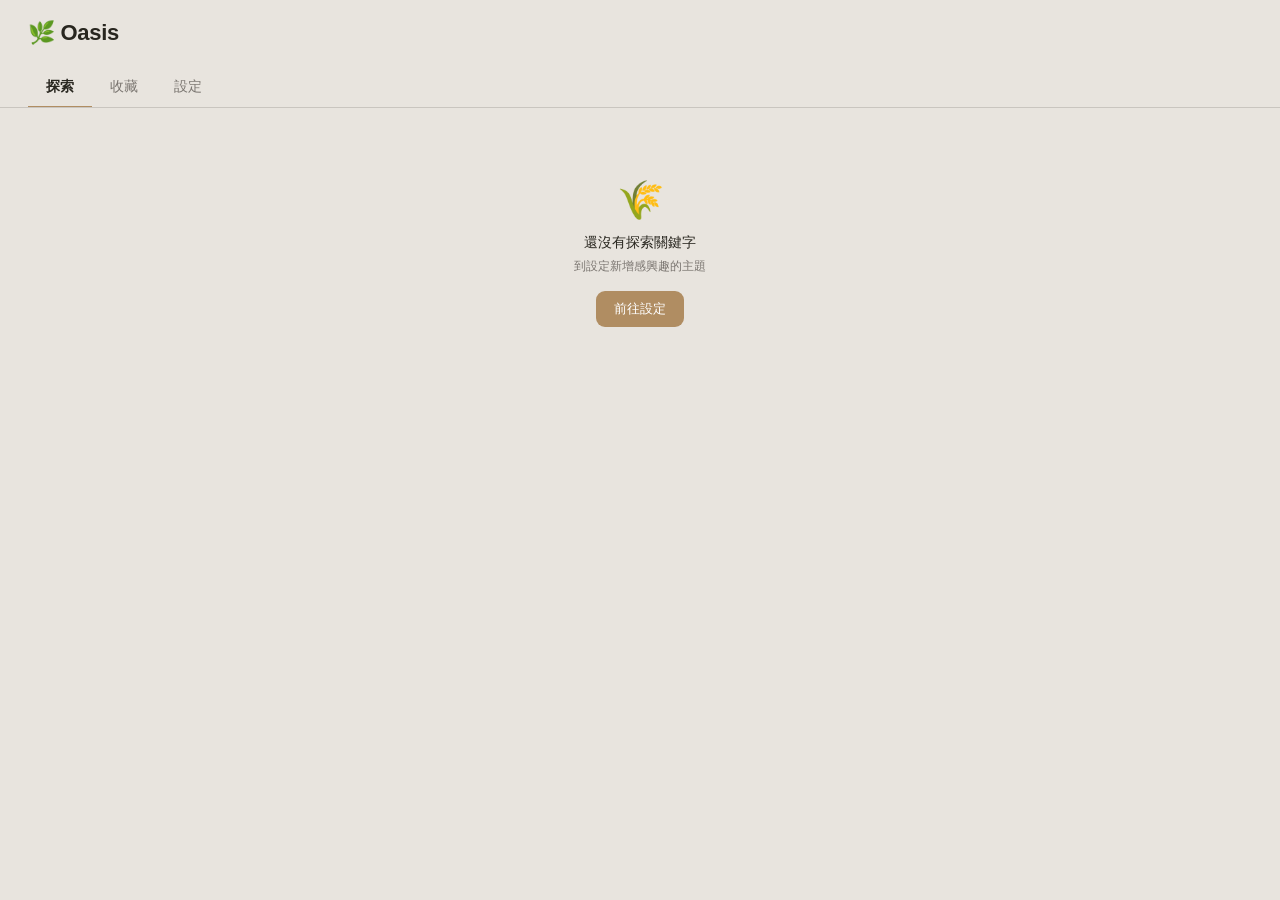
<file: oasis.html>
<!DOCTYPE html>
<html lang="zh-TW">
<head>
  <link rel="icon" href="data:image/svg+xml,<svg xmlns=%22http://www.w3.org/2000/svg%22 viewBox=%220 0 100 100%22><text y=%220.9em%22 font-size=%2290%22>🌿</text></svg>">
<meta charset="UTF-8">
<meta name="viewport" content="width=device-width,initial-scale=1,maximum-scale=1">
<meta name="apple-mobile-web-app-capable" content="yes">
<meta name="apple-mobile-web-app-status-bar-style" content="default">
<title>Oasis</title>
<style>
:root{
  --bg:#e8e4de;--bg2:#ede9e3;--card:#f4f1ec;
  --ink:#28261f;--sub:#55514a;--faint:#7a7570;
  --border:rgba(40,38,32,.09);--bstr:rgba(40,38,32,.16);
  --accent:#b08d62;--accent2:#7a6040;
  --saved:#5e8f7e;--red:#c0392b;
  --shadow:rgba(40,38,32,.07);
}
*{box-sizing:border-box;margin:0;padding:0;}
html,body{
  min-height:100%;background:var(--bg);color:var(--ink);
  font-family:-apple-system,BlinkMacSystemFont,'SF Pro Display','Helvetica Neue','PingFang TC',sans-serif;
  -webkit-font-smoothing:antialiased;
}
body{display:flex;flex-direction:column;}

/* ── HEADER ── */
#hdr{padding:20px 28px 0;}
.hdr-title{font-size:22px;font-weight:700;letter-spacing:-.3px;color:var(--ink);}

/* ── TABS ── */
#tab-bar{
  display:flex;padding:14px 28px 0;
  border-bottom:1px solid var(--bstr);margin-top:10px;
  overflow-x:auto;-webkit-overflow-scrolling:touch;scrollbar-width:none;
}
#tab-bar::-webkit-scrollbar{display:none;}
.tab{
  padding:8px 18px 10px;font-size:13.5px;cursor:pointer;white-space:nowrap;
  border-bottom:2.5px solid transparent;margin-bottom:-1px;
  color:var(--faint);transition:.15s;user-select:none;flex-shrink:0;
}
.tab.on{color:var(--ink);border-bottom-color:var(--accent);font-weight:700;}
.tab:hover:not(.on){color:var(--sub);}

/* ── MAIN ── */
#main{flex:1;overflow-y:auto;padding:20px 28px;max-width:780px;margin:0 auto;width:100%;}

/* ── KEYWORD PILLS ── */
#kw-row{display:flex;flex-wrap:wrap;gap:8px;margin-bottom:14px;}
.kw-pill{
  padding:5px 15px;border-radius:20px;font-size:12.5px;cursor:pointer;
  border:1px solid var(--bstr);background:var(--card);color:var(--faint);
  transition:.15s;user-select:none;white-space:nowrap;
}
.kw-pill.on{background:var(--accent);color:#fff;border-color:var(--accent);font-weight:600;}
.kw-pill:hover:not(.on){border-color:var(--accent);color:var(--ink);}

/* ── FETCH BAR ── */
#fetch-bar{display:flex;align-items:center;justify-content:space-between;margin-bottom:16px;gap:10px;}
.fetch-btn{
  padding:7px 14px;border-radius:8px;border:1px solid var(--bstr);
  background:var(--card);color:var(--sub);font-size:12px;cursor:pointer;
  font-family:inherit;display:flex;align-items:center;gap:5px;transition:.15s;
  white-space:nowrap;flex-shrink:0;
}
.fetch-btn:hover{background:var(--accent);color:#fff;border-color:var(--accent);}
.fetch-btn:disabled{opacity:.5;cursor:not-allowed;}
.last-fetch{font-size:11px;color:var(--faint);min-width:0;overflow:hidden;text-overflow:ellipsis;white-space:nowrap;}

/* ── CARDS ── */
.card{
  background:var(--card);border:.5px solid var(--bstr);border-radius:14px;
  padding:18px 20px;margin-bottom:12px;box-shadow:0 2px 10px var(--shadow);
  position:relative;transition:.15s;
}
.card:hover{box-shadow:0 4px 16px var(--shadow);}
.card-country{
  display:inline-block;font-size:10px;padding:2px 9px;border-radius:10px;
  background:var(--bg2);color:var(--sub);margin-bottom:12px;letter-spacing:.3px;
}
.source-badge{
  display:inline-block;font-size:10px;padding:2px 9px;border-radius:10px;
  background:var(--border);color:var(--faint);margin-bottom:12px;margin-left:6px;letter-spacing:.3px;
}
.card-quote{
  font-size:14.5px;line-height:1.9;color:var(--ink);
  border-left:3px solid var(--accent);padding-left:13px;margin-bottom:10px;
  white-space:pre-wrap;word-break:break-word;padding-right:36px;
}
.card-translation{
  font-size:13.5px;line-height:1.85;color:var(--sub);
  border-left:3px solid var(--border);padding-left:13px;margin-bottom:14px;
  white-space:pre-wrap;word-break:break-word;
}
.card-meta-orig{font-size:12px;color:var(--faint);margin-bottom:4px;line-height:1.5;}
.card-meta-zh{font-size:11.5px;color:var(--faint);opacity:.75;line-height:1.5;}
.card-title{color:var(--accent2);font-weight:600;}
.card-tags{margin-top:10px;}
.tag{
  display:inline-block;padding:2px 8px;border-radius:10px;font-size:10.5px;
  background:var(--border);color:var(--faint);margin-right:4px;
}
.save-btn{
  position:absolute;top:14px;right:14px;background:none;border:none;
  font-size:21px;cursor:pointer;opacity:.4;transition:.2s;padding:3px;line-height:1;
}
.save-btn:hover{opacity:1;}
.save-btn.saved{opacity:1;}

/* ── LOADING / EMPTY ── */
.loading{text-align:center;padding:44px 20px;color:var(--faint);}
.spinner{
  display:inline-block;width:22px;height:22px;
  border:2.5px solid var(--border);border-top-color:var(--accent);
  border-radius:50%;animation:spin .7s linear infinite;margin-bottom:10px;
}
@keyframes spin{to{transform:rotate(360deg)}}
.empty{text-align:center;padding:50px 20px;color:var(--faint);}
.empty-icon{font-size:38px;margin-bottom:12px;}
.empty-msg{font-size:14px;margin-bottom:6px;color:var(--ink);}
.empty-sub{font-size:12px;margin-bottom:16px;}

/* ── SAVED FILTER ── */
.saved-filter{display:flex;flex-wrap:wrap;gap:7px;margin-bottom:14px;}
.filter-pill{
  padding:4px 12px;border-radius:14px;font-size:11.5px;cursor:pointer;
  border:1px solid var(--bstr);color:var(--faint);background:var(--card);
  transition:.15s;user-select:none;
}
.filter-pill.on{background:var(--saved);color:#fff;border-color:var(--saved);}
.filter-pill:hover:not(.on){border-color:var(--saved);color:var(--saved);}

/* ── SETTINGS ── */
.setting-group{margin-bottom:24px;}
.setting-label{
  font-size:11px;color:var(--faint);margin-bottom:8px;
  letter-spacing:.8px;text-transform:uppercase;font-weight:600;
}
.key-wrap{position:relative;display:flex;align-items:center;}
.key-wrap .setting-input{padding-right:44px;}
.eye-btn{
  position:absolute;right:12px;background:none;border:none;
  cursor:pointer;color:var(--faint);font-size:16px;padding:4px;
  line-height:1;transition:color .15s;
}
.eye-btn:hover{color:var(--sub);}
.setting-input{
  width:100%;padding:10px 14px;border:1.5px solid var(--bstr);border-radius:9px;
  background:var(--bg2);color:var(--ink);font-size:13px;font-family:inherit;transition:.15s;
}
.setting-input:focus{outline:none;border-color:var(--accent);}
.setting-hint{font-size:11px;color:var(--faint);margin-top:5px;}
.btn{padding:9px 18px;border-radius:9px;border:none;cursor:pointer;font-size:13px;font-family:inherit;transition:.15s;}
.btn-primary{background:var(--accent);color:#fff;}
.btn-primary:hover{background:var(--accent2);}
.btn-ghost{background:transparent;border:1px solid var(--bstr);color:var(--faint);padding:8px 14px;}
.btn-ghost:hover{border-color:var(--accent);color:var(--sub);}
.manage-row{
  display:flex;align-items:center;gap:8px;
  padding:8px 12px;border-radius:8px;background:var(--bg2);
  border:.5px solid var(--bstr);margin-bottom:7px;
}
.manage-main{flex:1;font-size:13px;}
.manage-sub{font-size:11px;color:var(--faint);}
.del-btn{background:none;border:none;font-size:15px;cursor:pointer;color:var(--faint);padding:2px 5px;transition:.15s;}
.del-btn:hover{color:var(--red);}
.stat-row{display:flex;gap:10px;margin-bottom:18px;flex-wrap:wrap;}
.stat-chip{padding:6px 14px;background:var(--card);border:.5px solid var(--bstr);border-radius:10px;font-size:12px;}
.stat-chip strong{color:var(--accent);}
.add-row{display:flex;gap:8px;margin-top:8px;}
.add-row .setting-input{flex:1;}

/* ── MOBILE ── */
@media(max-width:600px){
  #hdr{padding:16px 16px 0;}
  #tab-bar{padding:12px 16px 0;}
  #main{padding:14px 14px;}
  .card{padding:14px 14px;}
  .card-quote{font-size:13.5px;}
  .hdr-title{font-size:19px;}
  .tab{font-size:13px;padding:7px 14px 9px;}
}
@media(max-width:400px){
  #main{padding:12px 10px;}
  .card{padding:12px 12px;}
}
</style>
</head>
<body>

<div id="hdr">
  <div class="hdr-title">🌿 Oasis</div>
</div>

<div id="tab-bar">
  <div class="tab on" data-tab="discover" onclick="showTab('discover')">探索</div>
  <div class="tab" data-tab="saved" onclick="showTab('saved')">收藏</div>
  <div class="tab" data-tab="settings" onclick="showTab('settings')">設定</div>
</div>

<div id="main"></div>

<script>
// ── STATE ──
const S={
  get keywords(){try{return JSON.parse(localStorage.getItem('oasis_keywords')||'[]');}catch{return[];}},
  set keywords(v){localStorage.setItem('oasis_keywords',JSON.stringify(v));saveStatus();},
  get saved(){try{return JSON.parse(localStorage.getItem('oasis_saved')||'[]');}catch{return[];}},
  set saved(v){localStorage.setItem('oasis_saved',JSON.stringify(v));saveStatus();},
  get authors(){try{return JSON.parse(localStorage.getItem('oasis_authors')||'[]');}catch{return[];}},
  set authors(v){localStorage.setItem('oasis_authors',JSON.stringify(v));saveStatus();},
  get groqKey(){return localStorage.getItem('groq_key')||localStorage.getItem('tina_groq')||localStorage.getItem('oasis_groq_key')||'';},
  set groqKey(v){localStorage.setItem('groq_key',v);},
  get cache(){try{return JSON.parse(localStorage.getItem('oasis_cache')||'{}');}catch{return{};}},
  set cache(v){localStorage.setItem('oasis_cache',JSON.stringify(v));saveStatus();},
};

function saveStatus(){
  const kws=S.keywords,saved=S.saved,cache=S.cache,authors=S.authors;
  const totalCards=Object.values(cache).reduce((a,arr)=>a+(arr?.length||0),0);
  localStorage.setItem('oasis_status',JSON.stringify({
    keywords:kws.length,savedCount:saved.length,totalCards,
    authors:authors.length,lastKeywords:kws.slice(0,3),ts:Date.now()
  }));
}
window.getOasisStatus=()=>{try{return JSON.parse(localStorage.getItem('oasis_status')||'null');}catch{return null;}};

let curTab='discover',curKw=null,savedFilter='all',savedFilter2=null,discoverFilter=null;
// discoverFilter / savedFilter2: null | 'ol' | 'country:X' | 'author:X'
const fetching=new Set();

// ── ROUTING ──
function showTab(t){
  curTab=t;
  document.querySelectorAll('.tab').forEach(el=>el.classList.toggle('on',el.dataset.tab===t));
  render();
}
function render(){
  document.getElementById('main').innerHTML=
    curTab==='discover'?buildDiscover():
    curTab==='saved'?buildSaved():
    buildSettings();
}

// ── CARD RENDERER ──
const SOURCE_MAP={
  'book':'📚 實體書','novel':'📚 實體書','poetry':'📚 詩集','poetry_collection':'📚 詩集',
  'essay':'📚 散文集','short_story':'📚 短篇集',
  'threads':'🧵 Threads','instagram':'📷 Instagram','twitter':'🐦 Twitter','weibo':'微博',
  'blog':'📝 網誌','magazine':'📰 雜誌','newspaper':'📰 報紙','online':'🔗 網路',
};
function buildCard(c){
  const isSaved=S.saved.some(s=>s.id===c.id);
  const isZh=(c.lang==='zh');

  // 1. 國別 + 來源類型
  const sourceLbl=SOURCE_MAP[c.source_type]||'';
  const sourceBadge=sourceLbl?`<span class="source-badge">${esc(sourceLbl)}</span>`:'';
  const countryHtml=c.country
    ?`<div style="margin-bottom:12px;"><span class="card-country" style="margin-bottom:0;">${esc(c.country)}</span>${sourceBadge}</div>`:'';

  // 2. 原文內容
  const quoteHtml=`<div class="card-quote">${esc(c.quote)}</div>`;

  // 3. 中文翻譯（非中文才顯示，LLM 漏填時提示）
  let transHtml='';
  if(!isZh){
    transHtml=c.translation
      ?`<div class="card-translation">${esc(c.translation)}</div>`
      :`<div class="card-translation" style="opacity:.4;font-size:12px;">（翻譯未載入，請重新探索）</div>`;
  }

  // 4. 出處原文：《書名》　作者　年代
  const origParts=[
    c.title?`《${esc(c.title)}》`:'',
    c.author?esc(c.author):'',
    c.year?esc(c.year):'',
  ].filter(Boolean);
  const metaOrigHtml=origParts.length
    ?`<div class="card-meta-orig">${origParts.join('　')}</div>`:'';

  // 5. 出處中文：《中文書名》　中文作者　年代（非中文才顯示）
  const zhParts=!isZh?[
    c.title_zh?`《${esc(c.title_zh)}》`:'',
    c.author_zh?esc(c.author_zh):'',
    c.year?esc(c.year):'',
  ].filter(Boolean):[];
  const metaZhHtml=zhParts.length
    ?`<div class="card-meta-zh">${zhParts.join('　')}</div>`:'';

  const tagsHtml=(c.tags||[]).length
    ?`<div class="card-tags">${c.tags.map(t=>`<span class="tag">${esc(t)}</span>`).join('')}</div>`:'';

  // 來源連結：有 Open Library URL 優先顯示，否則 Google 搜尋
  const searchQ=encodeURIComponent(`"${c.title||''}" ${c.author||''}`);
  const olSafe=/^https?:\/\//i.test(String(c.olUrl||'').trim())?String(c.olUrl).trim():'';
  const verifyHtml=olSafe
    ?`<div style="margin-top:8px;"><a href="${esc(olSafe)}" target="_blank" rel="noopener noreferrer" style="font-size:11px;color:var(--faint);text-decoration:none;opacity:.7;">📖 Open Library</a></div>`
    :`<div style="margin-top:8px;"><a href="https://www.google.com/search?q=${searchQ}" target="_blank" rel="noopener noreferrer" style="font-size:11px;color:var(--faint);text-decoration:none;opacity:.7;">🔍 查核來源</a></div>`;

  return `<div class="card">
    <button class="save-btn${isSaved?' saved':''}" onclick="toggleSave(${jsAttr(c.id)})"
      title="${isSaved?'移除收藏':'加入收藏'}">${isSaved?'🌿':'🤍'}</button>
    ${countryHtml}${quoteHtml}${transHtml}${metaOrigHtml}${metaZhHtml}${tagsHtml}${verifyHtml}
  </div>`;
}

// ── DISCOVER ──
function buildDiscover(){
  const kws=S.keywords;
  if(!kws.length) return `<div class="empty">
    <div class="empty-icon">🌾</div>
    <div class="empty-msg">還沒有探索關鍵字</div>
    <div class="empty-sub">到設定新增感興趣的主題</div>
    <button class="btn btn-primary" onclick="showTab('settings')">前往設定</button>
  </div>`;

  if(!curKw||!kws.includes(curKw)) curKw=kws[0];

  const pills=kws.map(k=>
    `<div class="kw-pill${k===curKw?' on':''}" onclick="selectKw(${jsAttr(k)})">${esc(k)}</div>`
  ).join('');

  const cache=S.cache,cards=cache[curKw]||[];
  const lastTs=parseInt(localStorage.getItem('oasis_last_'+curKw)||'0');
  const ago=lastTs?timeSince(lastTs):'從未取得';
  const isLoading=fetching.has(curKw);

  // 過濾已收藏的項目（以 title+author 為 key，避免重複探索）
  const savedKeys=new Set(S.saved.map(s=>`${s.title}|${s.author}`));
  const unsaved=cards.filter(c=>!savedKeys.has(`${c.title}|${c.author}`));

  // 篩選選項來源
  const hasOl=unsaved.some(c=>c.olUrl);
  const countries=[...new Set(unsaved.map(c=>c.country).filter(Boolean))];
  const favAuthors=S.authors;
  const matchedAuthors=favAuthors.filter(a=>
    unsaved.some(c=>c.author===a.name||c.author_zh===a.name_zh||c.author===a.name_zh||c.author_zh===a.name)
  );

  // 套用篩選
  let displayed=unsaved;
  if(discoverFilter==='ol') displayed=unsaved.filter(c=>c.olUrl);
  else if(discoverFilter?.startsWith('country:')){
    const co=discoverFilter.slice(8);
    displayed=unsaved.filter(c=>c.country===co);
  } else if(discoverFilter?.startsWith('author:')){
    const ak=discoverFilter.slice(7);
    displayed=unsaved.filter(c=>c.author===ak||c.author_zh===ak);
  }
  // 若篩選後無結果（換分頁後），自動重置
  if(discoverFilter&&!displayed.length&&unsaved.length) discoverFilter=null,displayed=unsaved;

  let cardsHtml='';
  if(isLoading){
    cardsHtml=`<div class="loading"><div class="spinner"></div><br>正在探索「${esc(curKw)}」…</div>`;
  } else if(!unsaved.length&&!cards.length){
    cardsHtml=`<div class="empty">
      <div class="empty-icon">📚</div>
      <div class="empty-msg">尚無「${esc(curKw)}」的探索結果</div>
      <div class="empty-sub">按右上角開始探索</div>
    </div>`;
  } else if(!unsaved.length){
    cardsHtml=`<div class="empty">
      <div class="empty-icon">🌿</div>
      <div class="empty-msg">此關鍵字的探索結果都已收藏</div>
      <div class="empty-sub">按「重新探索」取得新內容</div>
    </div>`;
  } else if(!displayed.length){
    cardsHtml=`<div class="empty">
      <div class="empty-icon">🔍</div>
      <div class="empty-msg">此篩選條件下無符合項目</div>
      <div class="empty-sub">點擊篩選標籤取消選取</div>
    </div>`;
  } else {
    cardsHtml=displayed.map(c=>buildCard(c)).join('');
  }

  // 篩選列（有任何可篩選選項就顯示）
  const hasFilters=hasOl||countries.length||matchedAuthors.length;
  const filterRow=hasFilters&&!isLoading?`<div style="display:flex;gap:6px;margin-bottom:12px;align-items:center;flex-wrap:wrap;">
    ${hasOl?`<div class="filter-pill${discoverFilter==='ol'?' on':''}" onclick="setDiscoverFilter('ol')">📖 OpenLibrary</div>`:''}
    ${countries.map(co=>`<div class="filter-pill${discoverFilter==='country:'+co?' on':''}" onclick="setDiscoverFilter(${jsAttr('country:'+co)})">${esc(co)}</div>`).join('')}
    ${matchedAuthors.map(a=>{const k=a.name||a.name_zh,lbl=a.name_zh||a.name;return`<div class="filter-pill${discoverFilter==='author:'+k?' on':''}" onclick="setDiscoverFilter(${jsAttr('author:'+k)})">${esc(lbl)}</div>`;}).join('')}
  </div>`:'';

  return `
    <div id="kw-row">${pills}</div>
    <div id="fetch-bar">
      <span class="last-fetch">上次更新：${ago}</span>
      <button class="fetch-btn"${isLoading?' disabled':''} onclick="fetchCards(${jsAttr(curKw)})">
        ${isLoading?'⏳ 探索中…':'🔄 重新探索'}
      </button>
    </div>
    ${filterRow}
    <div id="cards-area">${cardsHtml}</div>`;
}

function selectKw(k){curKw=k;render();}
function setDiscoverFilter(f){discoverFilter=discoverFilter===f?null:f;render();}

// ── SAVED ──
function buildSaved(){
  const items=S.saved;
  if(!items.length) return `<div class="empty">
    <div class="empty-icon">🌿</div>
    <div class="empty-msg">收藏夾是空的</div>
    <div class="empty-sub">在探索頁按 🤍 加入收藏</div>
  </div>`;

  const allTags=['all',...new Set(items.flatMap(i=>i.tags||[]))];
  if(!allTags.includes(savedFilter)) savedFilter='all';
  const filters=allTags.map(t=>
    `<div class="filter-pill${t===savedFilter?' on':''}" onclick="setSavedFilter(${jsAttr(t)})">${t==='all'?'全部':esc(t)}</div>`
  ).join('');

  // 套用關鍵字標籤篩選
  const tagFiltered=savedFilter==='all'?items:items.filter(i=>(i.tags||[]).includes(savedFilter));

  // 第二列篩選選項（OL / 國別 / 喜愛作家）
  const hasOl=tagFiltered.some(c=>c.olUrl);
  const countries=[...new Set(tagFiltered.map(c=>c.country).filter(Boolean))];
  const matchedAuthors=S.authors.filter(a=>
    tagFiltered.some(c=>c.author===a.name||c.author_zh===a.name_zh||c.author===a.name_zh||c.author_zh===a.name)
  );
  const hasFilter2=hasOl||countries.length||matchedAuthors.length;

  // 套用第二層篩選
  let show=tagFiltered;
  if(savedFilter2==='ol') show=tagFiltered.filter(c=>c.olUrl);
  else if(savedFilter2?.startsWith('country:')){const co=savedFilter2.slice(8);show=tagFiltered.filter(c=>c.country===co);}
  else if(savedFilter2?.startsWith('author:')){const ak=savedFilter2.slice(7);show=tagFiltered.filter(c=>c.author===ak||c.author_zh===ak);}
  if(savedFilter2&&!show.length&&tagFiltered.length){savedFilter2=null;show=tagFiltered;}

  const filter2Row=hasFilter2?`<div style="display:flex;gap:6px;margin-bottom:12px;align-items:center;flex-wrap:wrap;">
    ${hasOl?`<div class="filter-pill${savedFilter2==='ol'?' on':''}" onclick="setSavedFilter2('ol')">📖 OpenLibrary</div>`:''}
    ${countries.map(co=>`<div class="filter-pill${savedFilter2==='country:'+co?' on':''}" onclick="setSavedFilter2(${jsAttr('country:'+co)})">${esc(co)}</div>`).join('')}
    ${matchedAuthors.map(a=>{const k=a.name||a.name_zh,lbl=a.name_zh||a.name;return`<div class="filter-pill${savedFilter2==='author:'+k?' on':''}" onclick="setSavedFilter2(${jsAttr('author:'+k)})">${esc(lbl)}</div>`;}).join('')}
  </div>`:'';

  return `
    <div class="stat-row">
      <div class="stat-chip">共 <strong>${items.length}</strong> 篇</div>
      ${show.length!==items.length?`<div class="stat-chip">篩選：<strong>${show.length}</strong> 篇</div>`:''}
    </div>
    <div class="saved-filter">${filters}</div>
    ${filter2Row}
    ${show.map(c=>buildCard(c)).join('')||`<div class="empty"><div class="empty-icon">🔍</div><div class="empty-msg">此篩選條件下無收藏</div></div>`}`;
}

function setSavedFilter(t){savedFilter=t;savedFilter2=null;render();}
function setSavedFilter2(f){savedFilter2=savedFilter2===f?null:f;render();}

// ── SETTINGS ──
function buildSettings(){
  const kws=S.keywords,authors=S.authors,cache=S.cache;
  const totalCards=Object.values(cache).reduce((a,arr)=>a+(arr?.length||0),0);

  const kwRows=kws.map((k,i)=>`
    <div class="manage-row">
      <span class="manage-main">${esc(k)}</span>
      <button class="del-btn" onclick="removeKw(${i})">✕</button>
    </div>`).join('');

  const authorRows=authors.map((a,i)=>{
    const main=a.name||a.name_zh||'';
    const sub=a.name&&a.name_zh?a.name_zh:'';
    return`<div class="manage-row">
      <div style="flex:1;">
        <div class="manage-main">${esc(main)}</div>
        ${sub?`<div class="manage-sub">${esc(sub)}</div>`:''}
      </div>
      <button class="del-btn" onclick="removeAuthor(${i})">✕</button>
    </div>`;}).join('');

  return `
    <div class="setting-group">
      <div class="setting-label">Groq API Key</div>
      <div class="key-wrap">
        <input class="setting-input" type="password" id="groq-key"
          value="${esc(S.groqKey)}" placeholder="gsk_…" oninput="S.groqKey=this.value">
        <button class="eye-btn" id="eye-btn" onclick="toggleKeyVis()">👁</button>
      </div>
      <div class="setting-hint">openai/gpt-oss-120b</div>
    </div>

    <div class="setting-group">
      <div class="setting-label">探索關鍵字</div>
      ${kwRows||'<div style="font-size:12px;color:var(--faint);margin-bottom:8px;">尚無關鍵字</div>'}
      <div class="add-row">
        <input class="setting-input" id="new-kw" placeholder="新增關鍵字…"
          onkeydown="if(event.key==='Enter')addKw()">
        <button class="btn btn-primary" onclick="addKw()">新增</button>
      </div>
      <div class="setting-hint">孤獨、邊境、記憶、流浪、自由…</div>
    </div>

    <div class="setting-group">
      <div class="setting-label">喜愛作者</div>
      ${authorRows||'<div style="font-size:12px;color:var(--faint);margin-bottom:8px;">尚無喜愛作者</div>'}
      <div class="add-row">
        <input class="setting-input" id="new-author" placeholder="姓名（中文或原文皆可）"
          onkeydown="if(event.key==='Enter')addAuthor()">
        <input class="setting-input" id="new-author-zh" placeholder="另一語言名稱（選填）" style="max-width:160px;"
          onkeydown="if(event.key==='Enter')addAuthor()">
        <button class="btn btn-primary" onclick="addAuthor()">新增</button>
      </div>
      <div class="setting-hint">探索時優先納入喜愛作者與關鍵字相關的內容</div>
    </div>

    <div class="setting-group">
      <div class="setting-label">統計</div>
      <div class="stat-row">
        <div class="stat-chip">關鍵字 <strong>${kws.length}</strong></div>
        <div class="stat-chip">喜愛作者 <strong>${authors.length}</strong></div>
        <div class="stat-chip">收藏 <strong>${S.saved.length}</strong> 篇</div>
        <div class="stat-chip">已探索 <strong>${totalCards}</strong> 條</div>
      </div>
    </div>

    <div class="setting-group">
      <div class="setting-label">管理</div>
      <button class="btn btn-ghost" onclick="clearCache()" style="margin-right:8px;">清除快取</button>
      <button class="btn btn-ghost" onclick="exportSaved()">匯出收藏</button>
    </div>`;
}

// ── KEYWORD MGMT ──
function addKw(){
  const inp=document.getElementById('new-kw');
  const v=(inp?.value||'').trim();
  if(!v)return;
  const kws=S.keywords;
  if(!kws.includes(v)){kws.push(v);S.keywords=kws;}
  inp.value='';render();
}
function removeKw(i){
  const kws=S.keywords;kws.splice(i,1);S.keywords=kws;
  if(curKw&&!kws.includes(curKw))curKw=kws[0]||null;
  render();
}

// ── AUTHOR MGMT ──
function addAuthor(){
  const nameEl=document.getElementById('new-author');
  const zhEl=document.getElementById('new-author-zh');
  const name=(nameEl?.value||'').trim();
  const name_zh=(zhEl?.value||'').trim();
  if(!name&&!name_zh)return;
  const authors=S.authors;
  const key=name||name_zh;
  if(!authors.find(a=>(a.name||a.name_zh)===key)){
    authors.push({name,name_zh});S.authors=authors;
  }
  if(nameEl)nameEl.value='';
  if(zhEl)zhEl.value='';
  render();
}
function removeAuthor(i){
  const authors=S.authors;authors.splice(i,1);S.authors=authors;render();
}

// ── SETTINGS ACTIONS ──
function toggleKeyVis(){
  const inp=document.getElementById('groq-key');
  const btn=document.getElementById('eye-btn');
  if(!inp)return;
  const show=inp.type==='password';
  inp.type=show?'text':'password';
  if(btn)btn.textContent=show?'🙈':'👁';
}
function clearCache(){
  S.cache={};
  S.keywords.forEach(k=>localStorage.removeItem('oasis_last_'+k));
  render();
}
function exportSaved(){
  const a=document.createElement('a');
  a.href='data:application/json,'+encodeURIComponent(JSON.stringify(S.saved,null,2));
  a.download='oasis_saved_'+new Date().toISOString().slice(0,10)+'.json';
  a.click();
}

// ── SAVE / UNSAVE ──
function toggleSave(id){
  let saved=S.saved;
  const idx=saved.findIndex(s=>s.id===id);
  if(idx>=0){
    saved.splice(idx,1);
  } else {
    const cache=S.cache;
    let card=null;
    for(const k of Object.keys(cache)){
      card=(cache[k]||[]).find(c=>c.id===id);
      if(card)break;
    }
    if(card)saved.push({...card,savedAt:Date.now()});
  }
  S.saved=saved;render();
}

// ── OPEN LIBRARY 來源查詢 ──
// 只查 book/novel/essay，且非中文（OL 不收詩作單篇、短篇，也不索引中文書名）
const OL_TYPES=new Set(['book','novel','essay']);
async function lookupSource(title,author){
  try{
    const t=encodeURIComponent(title);
    const a=encodeURIComponent(author);
    const res=await Promise.race([
      fetch(`https://openlibrary.org/search.json?title=${t}&author=${a}&limit=1&fields=key`),
      new Promise((_,rej)=>setTimeout(()=>rej(new Error('timeout')),4000))
    ]);
    if(!res.ok)return null;
    const json=await res.json();
    const key=json.docs?.[0]?.key;
    return key?`https://openlibrary.org${key}`:null;
  }catch{return null;}
}
async function enrichWithSources(cards){
  const results=await Promise.all(
    cards.map(c=>OL_TYPES.has(c.source_type)&&c.lang!=='zh'
      ?lookupSource(c.title,c.author)
      :Promise.resolve(null))
  );
  return cards.map((c,i)=>results[i]?{...c,olUrl:results[i]}:c);
}

// ── GROQ FETCH ──
async function fetchCards(kw){
  if(!S.groqKey){alert('請先在「設定」頁輸入 Groq API Key');showTab('settings');return;}
  fetching.add(kw);render();

  const savedSample=S.saved.slice(0,5).map(s=>`《${s.title}》${s.author}`).filter(Boolean).join('、');
  const favAuthors=S.authors.map(a=>{
    if(a.name&&a.name_zh)return`${a.name}（${a.name_zh}）`;
    return a.name||a.name_zh||'';
  }).filter(Boolean).join('、');

  // 收集所有已出現過的作品（跨關鍵字），用於告訴 LLM 避免重複
  const allCached=Object.values(S.cache).flat();
  const seenTitles=[...new Set(allCached.map(c=>c.title).filter(Boolean))].slice(0,30);
  const excludeCtx=seenTitles.length?`\n⚠️ 以下作品已出現過，請完全避免重複，改用其他作品或作者：${seenTitles.join('、')}`:'';

  const learningParts=[];
  if(savedSample)learningParts.push(`用戶收藏風格參考：${savedSample}`);
  if(favAuthors)learningParts.push(`喜愛作者（優先納入其與關鍵字相關作品）：${favAuthors}`);
  const learningCtx=learningParts.length?'\n'+learningParts.join('\n'):'';

  const sys=`你是文學引文資料庫。只提供真實已出版、可查證的作品原文節選，若不確定引文是否真實存在，寧可省略該條，絕不虛構。回傳純 JSON 陣列，直接從 [ 開始。
【語言純粹性規則】quote 欄位必須 100% 使用作品原始語言，嚴禁夾雜任何其他語言文字（韓文 quote 內不得出現中文；英文 quote 內不得出現中文）。中文翻譯只放在 translation 欄位。
【繁體中文規則】所有中文欄位（translation、title_zh、author_zh、country）一律使用繁體中文，嚴禁使用簡體中文。
【真實性規則】只輸出你 100% 確定真實存在的作品與引文內容。若你無法確認某段 quote 是否為該作品的真實原文，必須完全省略該條，寧可回傳 0 條也不捏造。虛構內容冠上真實作者姓名是嚴重錯誤，絕對禁止。`;

  const prompt=`關鍵字「${kw}」。${learningCtx}${excludeCtx}

找 3-5 條可查證的真實文學引文，按以下 JSON 結構輸出。非中文作品的翻譯欄位不得省略。
⚠️ 語言多樣性規則：3-5 條中，至少 1 條必須來自中文文學（台灣、中國大陸、香港均可），至少 1 條來自非英語語系（日文、法文、德文、韓文、西班牙文等），不得 3 條以上全為英文作品。
⚠️ quote 欄位只能含原文語言文字，嚴禁混入中文或其他語言。
⚠️ quote 長度規則：詩作請提供完整詩節（至少 3-6 行）；散文/小說請提供完整段落（3-8 句），不要只截取單句。用 \n 標示換行。
⚠️ 以下三條為【格式示範，絕對不得出現在你的回傳結果中】：

source_type 填寫規則：實體出版書籍填 "book"；詩集填 "poetry"；散文集填 "essay"；短篇小說集填 "short_story"；Threads 貼文填 "threads"；Instagram 填 "instagram"；部落格填 "blog"；雜誌填 "magazine"；報紙填 "newspaper"；其他網路內容填 "online"。

【格式示範一 - 勿輸出】韓文詩集：
{"country":"韓國","quote":"자세히 보아야 예쁘다\n오래 보아야 사랑스럽다\n너도 그렇다","translation":"仔細端詳才看見美麗，久久凝視才懂得愛，你也是如此。","title":"풀꽃","title_zh":"野花","author":"나태주","author_zh":"羅太柱","year":1976,"lang":"ko","source_type":"poetry","tags":["${kw}"]}

【格式示範二 - 勿輸出】法文小說：
{"country":"法國","quote":"Aujourd'hui, maman est morte.","translation":"今天，媽媽死了。","title":"L'Étranger","title_zh":"異鄉人","author":"Albert Camus","author_zh":"阿爾貝·卡繆","year":1942,"lang":"fr","source_type":"book","tags":["${kw}"]}

【格式示範三 - 勿輸出】中文散文（無翻譯欄）：
{"country":"台灣","quote":"生命是一襲華美的袍，爬滿了蚤子。","translation":"","title":"天才夢","title_zh":"","author":"張愛玲","author_zh":"","year":1940,"lang":"zh","source_type":"essay","tags":["${kw}"]}

現在請根據關鍵字「${kw}」，輸出你確定真實存在的 3-5 條引文，回傳 JSON 陣列，不加任何說明：`;

  // Use few-shot: include the examples as assistant demo
  const msgs=[
    {role:'system',content:sys},
    {role:'user',content:prompt}
  ];

  try{
    const res=await fetch('https://api.groq.com/openai/v1/chat/completions',{
      method:'POST',
      headers:{'Authorization':'Bearer '+S.groqKey,'Content-Type':'application/json'},
      body:JSON.stringify({
        model:'openai/gpt-oss-120b',
        messages:msgs,
        temperature:0.75,max_tokens:2000,
        reasoning_effort:'low'
      })
    });
    if(!res.ok){const e=await res.text();alert('Groq 錯誤 '+res.status+': '+e.slice(0,200));fetching.delete(kw);render();return;}
    const json=await res.json();
    const text=json.choices?.[0]?.message?.content||'';
    const m=text.match(/\[[\s\S]*\]/);
    if(!m){alert('格式錯誤，請重試');fetching.delete(kw);render();return;}
    let cards=JSON.parse(repairJson(m[0]));
    if(!Array.isArray(cards)||!cards.length)throw new Error('empty');
    cards=cards.map((c,i)=>({
      id:kw+'_'+Date.now()+'_'+i,
      country:c.country||'',
      quote:sanitizeQuote(c.quote||'',c.lang||'zh'),translation:c.translation||'',
      title:c.title||'',title_zh:c.title_zh||'',
      author:c.author||'',author_zh:c.author_zh||'',
      year:c.year||null,lang:c.lang||'zh',tags:c.tags||[kw],
      source_type:c.source_type||''
    })).filter(c=>c.quote);
    // 用 s2t() 字表轉繁體
    cards=cards.map(c=>({...c,
      quote:c.lang==='zh'?s2t(c.quote):c.quote,
      translation:s2t(c.translation),
      title_zh:s2t(c.title_zh),
      author_zh:s2t(c.author_zh)
    }));
    // Open Library 來源 URL 查詢（平行，4 秒逾時後跳過）
    cards=await enrichWithSources(cards);
    // 累積 cache（append + dedup by title+author），避免覆蓋造成篩選池太小
    const cache=S.cache;
    const existing=cache[kw]||[];
    const seenKey=new Set(existing.map(c=>`${c.title}|${c.author}`));
    const newCards=cards.filter(c=>!seenKey.has(`${c.title}|${c.author}`));
    cache[kw]=[...existing,...newCards];
    S.cache=cache;
    localStorage.setItem('oasis_last_'+kw,Date.now().toString());
  }catch(e){alert('探索失敗：'+e.message);}
  fetching.delete(kw);render();
}

// ── 簡繁轉換 ──
const S2T_MAP={
  // A
  '爱':'愛',
  // B
  '罢':'罷','备':'備','边':'邊','变':'變','标':'標','补':'補','宝':'寶',
  '报':'報','办':'辦','帮':'幫','绑':'綁','败':'敗','拨':'撥','毕':'畢',
  '闭':'閉','笔':'筆','币':'幣','饼':'餅','并':'並','拜':'拜',
  // C
  '长':'長','场':'場','车':'車','彻':'徹','称':'稱','处':'處','传':'傳',
  '从':'從','达':'達','词':'詞','层':'層','产':'產','厂':'廠','尘':'塵',
  '灿':'燦','残':'殘','创':'創','尝':'嘗','惭':'慚','聪':'聰','丛':'叢',
  '丑':'醜','冲':'衝','虫':'蟲','触':'觸','辞':'辭','筹':'籌',
  // D
  '带':'帶','单':'單','当':'當','导':'導','灯':'燈','点':'點','电':'電',
  '东':'東','动':'動','断':'斷','对':'對','发':'發','担':'擔','岛':'島',
  '弹':'彈','挡':'擋','档':'檔','达':'達','敌':'敵','递':'遞','顶':'頂',
  '读':'讀','队':'隊','丢':'丟','吨':'噸','荡':'蕩','邓':'鄧','灯':'燈',
  // E
  '儿':'兒','尔':'爾',
  // F
  '发':'發','范':'範','飞':'飛','风':'風','复':'複','纷':'紛','负':'負',
  '丰':'豐','费':'費','废':'廢','奋':'奮','纺':'紡','访':'訪',
  // G
  '个':'個','给':'給','够':'夠','关':'關','观':'觀','广':'廣','过':'過',
  '贡':'貢','购':'購','沟':'溝','顾':'顧','贯':'貫','惯':'慣','规':'規',
  '柜':'櫃','贵':'貴','国':'國','红':'紅','恒':'恆','黄':'黃','够':'夠',
  '刚':'剛','钢':'鋼','搞':'搞','贯':'貫','灌':'灌',
  // H
  '还':'還','汉':'漢','号':'號','画':'畫','话':'話','怀':'懷','欢':'歡',
  '换':'換','汇':'匯','获':'獲','后':'後','坏':'壞','恒':'恆',
  '轰':'轟','哗':'嘩','灰':'灰','毁':'毀','护':'護','华':'華',
  // J
  '鸡':'雞','几':'幾','际':'際','记':'記','价':'價','见':'見','将':'將',
  '节':'節','进':'進','经':'經','举':'舉','间':'間','济':'濟','挤':'擠',
  '决':'決','觉':'覺','录':'錄','积':'積','级':'級','极':'極','简':'簡',
  '讲':'講','奖':'獎','较':'較','结':'結','紧':'緊','惊':'驚','竞':'競',
  '净':'淨','旧':'舊','据':'據','剧':'劇','绝':'絕','尽':'盡','鉴':'鑒',
  '际':'際','激':'激','机':'機','击':'擊',
  // K
  '开':'開','课':'課','块':'塊','宽':'寬','况':'況','垦':'墾','恳':'懇',
  '壳':'殼','库':'庫','亏':'虧',
  // L
  '来':'來','类':'類','离':'離','联':'聯','两':'兩','龙':'龍','楼':'樓',
  '虑':'慮','乱':'亂','乐':'樂','历':'歷','纷':'紛','纪':'紀','继':'繼',
  '绿':'綠','泪':'淚','炼':'煉','恋':'戀','临':'臨','岭':'嶺','刘':'劉',
  '陆':'陸','里':'裡','粮':'糧','录':'錄','丽':'麗','灵':'靈','龄':'齡',
  '领':'領','邻':'鄰','铃':'鈴','搂':'摟','罗':'羅','勒':'勒',
  // M
  '么':'麼','没':'沒','灭':'滅','难':'難','脑':'腦','农':'農','门':'門',
  '梦':'夢','们':'們','马':'馬','买':'買','卖':'賣','满':'滿','贸':'貿',
  '蒙':'濛','庙':'廟','亩':'畝','吗':'嗎','迈':'邁','卖':'賣','谋':'謀',
  // N
  '难':'難','脑':'腦','农':'農','鸟':'鳥','宁':'寧','诺':'諾','纳':'納',
  '恼':'惱','拟':'擬','宁':'寧',
  // O
  '欧':'歐',
  // P
  '盘':'盤','弃':'棄','飘':'飄','凭':'憑','扑':'撲','铺':'鋪','朴':'樸',
  '凄':'淒','启':'啟','签':'簽','盼':'盼','飘':'飄','迫':'迫','赔':'賠',
  // Q
  '气':'氣','钱':'錢','强':'強','亲':'親','轻':'輕','穷':'窮','区':'區',
  '确':'確','侨':'僑','权':'權','凄':'淒','齐':'齊','弃':'棄','恰':'恰',
  // R
  '让':'讓','认':'認','热':'熱','荣':'榮','绕':'繞','软':'軟','扰':'擾',
  '赏':'賞','审':'審','胜':'勝','识':'識','适':'適','释':'釋','绒':'絨',
  '忍':'忍',
  // S
  '伤':'傷','设':'設','声':'聲','师':'師','时':'時','实':'實','势':'勢',
  '书':'書','树':'樹','说':'說','苏':'蘇','损':'損','丝':'絲','岁':'歲',
  '孙':'孫','绪':'緒','续':'續','种':'種','锁':'鎖','闪':'閃','摄':'攝',
  '谁':'誰','圣':'聖','诗':'詩','寿':'壽','兽':'獸','输':'輸','属':'屬',
  '数':'數','帅':'帥','双':'雙','顺':'順','丝':'絲','岁':'歲','洒':'灑',
  // T
  '台':'臺','态':'態','团':'團','铁':'鐵','统':'統','头':'頭','图':'圖',
  '万':'萬','听':'聽','厅':'廳','铜':'銅','图':'圖','条':'條','题':'題',
  '体':'體','涛':'濤','躺':'躺',
  // W
  '为':'為','问':'問','无':'無','卫':'衛','温':'溫','务':'務','习':'習',
  '围':'圍','弯':'彎','雾':'霧','涌':'湧','忧':'憂','欲':'慾','与':'與',
  '卧':'臥','湾':'灣','维':'維','为':'為','唯':'唯','伟':'偉','稳':'穩',
  // X
  '细':'細','险':'險','现':'現','线':'線','乡':'鄉','写':'寫','学':'學',
  '严':'嚴','样':'樣','药':'藥','显':'顯','寻':'尋','选':'選','须':'須',
  '悬':'懸','压':'壓','亚':'亞','鲜':'鮮','兴':'興','羡':'羨','昔':'昔',
  '协':'協','辖':'轄','谢':'謝','绣':'繡','寻':'尋','虚':'虛','许':'許',
  '续':'續','绪':'緒',
  // Y
  '业':'業','义':'義','应':'應','拥':'擁','优':'優','鱼':'魚','语':'語',
  '愿':'願','园':'園','远':'遠','约':'約','运':'運','阴':'陰','隐':'隱',
  '叶':'葉','员':'員','阳':'陽','养':'養','盐':'鹽','压':'壓','亚':'亞',
  '忧':'憂','涌':'湧','欲':'慾','与':'與','药':'藥','亿':'億','仅':'僅',
  '译':'譯','谊':'誼','影':'影','拥':'擁','踊':'踴','邮':'郵','渔':'漁',
  '誉':'譽','跃':'躍','云':'雲','晕':'暈',
  // Z
  '责':'責','这':'這','针':'針','证':'證','钟':'鐘','专':'專','转':'轉',
  '总':'總','组':'組','着':'著','志':'誌','终':'終','周':'週','资':'資',
  '纵':'縱','杂':'雜','赞':'讚','择':'擇','争':'爭','赵':'趙','折':'摺',
  '郑':'鄭','纸':'紙','质':'質','众':'眾','铸':'鑄','庄':'莊','准':'準',
  '浊':'濁','踪':'蹤','综':'綜','则':'則','斋':'齋','战':'戰','张':'張',
  '账':'帳','哲':'哲','珍':'珍','枕':'枕','挣':'掙','支':'支','织':'織',
  '执':'執','植':'植','至':'至','秩':'秩','锥':'錐','棕':'棕',
};
function s2t(str){
  if(!str)return str;
  return[...str].map(c=>S2T_MAP[c]||c).join('');
}

// ── UTILS ──
// 修復 LLM 在 JSON 字串內插入原始控制字元或無效跳脫序列導致 JSON.parse 失敗
function repairJson(str){
  const VALID_ESC=new Set(['"','\\','/','b','f','n','r','t','u']);
  let out='',inStr=false,i=0;
  while(i<str.length){
    const c=str[i];
    if(!inStr){
      out+=c;
      if(c==='"') inStr=true;
      i++;continue;
    }
    // 在字串內
    if(c==='"'){out+=c;inStr=false;i++;continue;}
    if(c==='\\'){
      const nx=str[i+1]||'';
      if(VALID_ESC.has(nx)){
        out+=c+nx;i+=2;
        if(nx==='u'){out+=str.slice(i,i+4);i+=4;} // \uXXXX
      } else {
        out+=nx;i+=2; // 無效跳脫：丟掉反斜線，保留字元
      }
      continue;
    }
    // 裸控制字元
    if(c==='\n'){out+='\\n';i++;continue;}
    if(c==='\r'){out+='\\r';i++;continue;}
    if(c==='\t'){out+='\\t';i++;continue;}
    out+=c;i++;
  }
  return out;
}
// 偵測非中文 quote 混入 CJK 漢字（排除日文合理用字），回傳清空字串讓 filter 丟棄該筆
function sanitizeQuote(q,lang){
  if(lang==='zh')return q; // 中文本身就是 CJK，不過濾
  // 日文可合法含漢字（lang==='ja'），不過濾
  if(lang==='ja')return q;
  // 韓文、英文、法文、德文等：quote 中若含 CJK Unified Ideographs（U+4E00–U+9FFF）則視為混語
  if(/[一-鿿]/.test(q)){
    console.warn('[Oasis] 混語 quote 被過濾（lang='+lang+'）:',q);
    return ''; // 被 filter(c=>c.quote) 丟棄
  }
  return q;
}
function esc(s){
  return String(s||'').replace(/&/g,'&amp;').replace(/</g,'&lt;').replace(/>/g,'&gt;')
    .replace(/"/g,'&quot;').replace(/'/g,'&#39;');
}
// inline onclick 的字串參數：JSON.stringify 產生 JS 字串字面量，再 esc 供 HTML 屬性使用
function jsAttr(x){return esc(JSON.stringify(String(x==null?'':x)));}
function timeSince(ts){
  if(!ts)return'從未';
  const s=Math.floor((Date.now()-ts)/1000);
  if(s<60)return s+'秒前';
  if(s<3600)return Math.floor(s/60)+'分鐘前';
  if(s<86400)return Math.floor(s/3600)+'小時前';
  return Math.floor(s/86400)+'天前';
}

// ── INIT ──
// 一次性：將 cache 與收藏中的中文欄位轉換為繁體
(function migrateToTraditional(){
  let changed=false;
  const cache=S.cache;
  for(const kw of Object.keys(cache)){
    cache[kw]=(cache[kw]||[]).map(c=>{
      const t=s2t(c.translation||''),tz=s2t(c.title_zh||''),az=s2t(c.author_zh||'');
      if(t!==c.translation||tz!==c.title_zh||az!==c.author_zh){
        changed=true;
        return{...c,translation:t,title_zh:tz,author_zh:az};
      }
      return c;
    });
  }
  if(changed)S.cache=cache;
  const saved=S.saved.map(c=>{
    const t=s2t(c.translation||''),tz=s2t(c.title_zh||''),az=s2t(c.author_zh||'');
    if(t!==c.translation||tz!==c.title_zh||az!==c.author_zh)
      return{...c,translation:t,title_zh:tz,author_zh:az};
    return c;
  });
  if(JSON.stringify(saved)!==JSON.stringify(S.saved))S.saved=saved;
})();
// 清理已收藏中混語的 quote（一次性，不影響中文/日文作品）
(function cleanSavedMixedLang(){
  const before=S.saved;
  const after=before.map(c=>{
    const q=sanitizeQuote(c.quote||'',c.lang||'zh');
    return q?c:null;
  }).filter(Boolean);
  if(after.length<before.length){
    S.saved=after;
    console.info('[Oasis] 已清除',before.length-after.length,'筆混語收藏');
  }
})();
saveStatus();render();
</script>
<script src="cc_store.js"></script>
<script src="cc_autosync.js"></script>
<script src="cc_track.js" data-cc-key="oasis" data-cc-label="Oasis"></script>
</body>
</html>
</file>
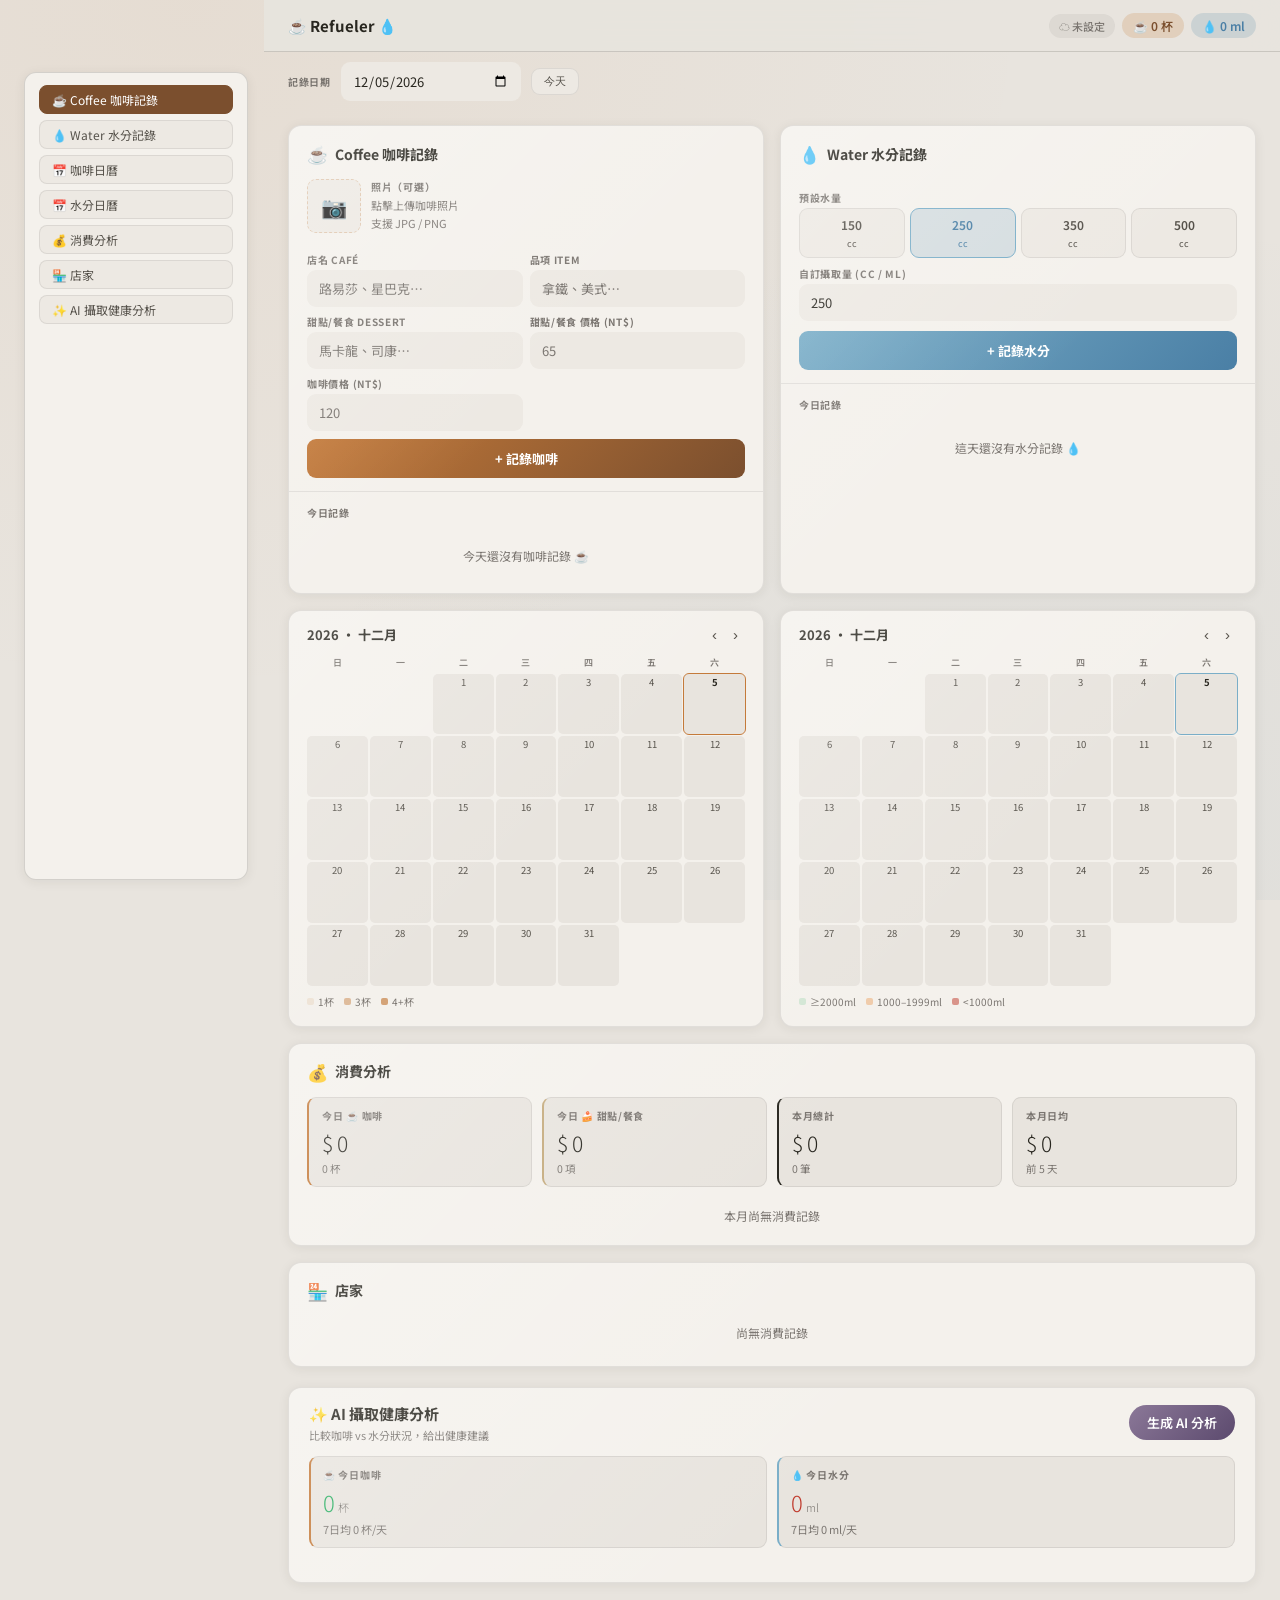
<file: refueler.html>
<!DOCTYPE html>
<html lang="zh-TW">
<head>
  <link rel="icon" href="data:image/svg+xml,<svg xmlns=%22http://www.w3.org/2000/svg%22 viewBox=%220 0 100 100%22><text y=%220.9em%22 font-size=%2290%22>☕</text></svg>">
<meta charset="UTF-8"/>
<meta name="viewport" content="width=device-width,initial-scale=1"/>
<meta name="apple-mobile-web-app-capable" content="yes"/>
<meta name="theme-color" content="#e8e4de"/>
<title>Refueler</title>
<link rel="preconnect" href="https://fonts.googleapis.com">
<link rel="preconnect" href="https://fonts.gstatic.com" crossorigin>
<link href="https://fonts.googleapis.com/css2?family=Noto+Sans+TC:wght@300;400;500;700&display=swap" rel="stylesheet">
<style>
*{box-sizing:border-box;margin:0;padding:0;}
:root{
  --bg:#e8e4de;--bg2:#ede9e3;--card:#f4f1ec;
  --coffee:#7B4F2E;--coffee-l:#C47A3A;--coffee-tint:rgba(196,122,58,.1);--coffee-tint2:rgba(196,122,58,.2);
  --water:#4a7fa5;--water-l:#7aaec8;--water-tint:rgba(74,127,165,.1);--water-tint2:rgba(74,127,165,.18);
  --ink:#28261f;--sub:#55514a;--faint:#7a7570;--border:rgba(40,38,32,.09);--bstr:rgba(40,38,32,.16);
  --ok:#27ae60;--warn:#e67e22;--danger:#c0392b;
  --r:13px;--rsm:9px;
  --shadow:0 2px 12px rgba(40,38,32,.07);
  --shadow-lg:0 8px 36px rgba(40,38,32,.14);
}
html,body{height:100%;font-family:'Noto Sans TC',-apple-system,BlinkMacSystemFont,'PingFang TC',sans-serif;background:var(--bg);}
body{
  background:
    radial-gradient(ellipse at 15% 0%,rgba(196,122,58,.07) 0%,transparent 55%),
    radial-gradient(ellipse at 85% 100%,rgba(74,127,165,.06) 0%,transparent 55%),
    #e8e4de;
  min-height:100vh;
}

/* ── Header ── */
#topbar{
  position:sticky;top:0;z-index:100;
  background:rgba(232,228,222,.92);
  backdrop-filter:blur(20px);-webkit-backdrop-filter:blur(20px);
  border-bottom:.5px solid var(--bstr);
  padding:0 24px;height:52px;
  display:flex;align-items:center;justify-content:space-between;gap:14px;
}
.back-btn{display:flex;align-items:center;gap:6px;font-size:13px;color:var(--sub);padding:5px 12px;border-radius:100px;background:rgba(40,38,32,.06);border:none;transition:all .18s;cursor:pointer;font-family:inherit;}
.back-btn:hover{background:rgba(40,38,32,.11);color:var(--ink);}
#topbar-title{font-size:15px;font-weight:700;color:var(--ink);}
#topbar-right{display:flex;gap:7px;align-items:center;}
.today-pill{display:flex;align-items:center;gap:5px;padding:4px 11px;border-radius:100px;font-size:12px;font-weight:600;}
.tp-coffee{background:var(--coffee-tint2);color:var(--coffee);}
.tp-water{background:var(--water-tint2);color:var(--water);}
.sync-pill{display:flex;align-items:center;gap:4px;padding:4px 10px;border-radius:100px;font-size:11px;font-weight:500;transition:all .3s;cursor:default;}
.sync-idle{background:rgba(40,38,32,.06);color:var(--faint);}
.sync-ing{background:rgba(74,127,165,.13);color:var(--water);}
.sync-ok{background:rgba(39,174,96,.13);color:var(--ok);}
.sync-err{background:rgba(192,57,43,.1);color:var(--danger);}

/* ── Layout ── */
#main{
  display:grid;
  grid-template-columns:1fr 1fr;
  gap:16px;
  padding:20px 24px;
  max-width:1200px;
  margin:0 auto;
  align-items:stretch;
}
#ai-wrap{padding:0 24px 32px;max-width:1200px;margin:0 auto;}

/* ── Cards ── */
.card{background:var(--card);border:.5px solid var(--border);border-radius:var(--r);box-shadow:var(--shadow);overflow:hidden;position:relative;display:flex;flex-direction:column;}
.card::after{content:'';position:absolute;inset:0;background:linear-gradient(135deg,rgba(255,255,255,.22) 0%,transparent 55%);pointer-events:none;border-radius:inherit;}
.card-header{padding:15px 18px 0;}
.card-body{padding:13px 18px 17px;flex:1;display:flex;flex-direction:column;}
.card-sep{height:.5px;background:var(--border);margin:0 18px;}

/* Section titles */
.sec-emoji{font-size:17px;margin-right:7px;}
/* 目錄：寬螢幕固定左側（內容讓位）；窄螢幕右下角懸浮按鈕 */
#sec-coffee,#sec-water,#sec-cal-coffee,#sec-cal-water,#sec-cost,#sec-shop,#sec-ai{scroll-margin-top:66px;}
.toc{display:flex;flex-wrap:wrap;gap:8px;background:var(--card);border:.5px solid var(--bstr);border-radius:12px;padding:12px 14px;box-shadow:var(--shadow);}
.toc a{font-size:12px;color:var(--sub);background:var(--bg2);border:.5px solid var(--border);border-radius:14px;padding:5px 12px;text-decoration:none;white-space:nowrap;}
.toc a:hover{background:var(--coffee);color:#fff;border-color:var(--coffee);}
.toc a.active,#toc-panel a.active{background:var(--coffee);color:#fff;border-color:var(--coffee);}
#toc-fab,#toc-panel{display:none;}
@media(min-width:1100px){
  body{padding-left:264px;}
  .toc{position:fixed;left:24px;top:72px;bottom:20px;width:224px;flex-direction:column;flex-wrap:nowrap;gap:6px;overflow-y:auto;align-content:flex-start;z-index:20;}
  .toc a{border-radius:8px;white-space:normal;flex:none;}
}
@media(max-width:1099px){
  .toc{display:none;}
  #toc-fab{display:block;position:fixed;right:max(16px,env(safe-area-inset-right));bottom:max(16px,env(safe-area-inset-bottom));z-index:60;background:var(--coffee);color:#fff;border:none;border-radius:20px;padding:9px 16px;font-size:12px;font-weight:700;box-shadow:0 2px 8px rgba(0,0,0,.25);cursor:pointer;font-family:inherit;}
  #toc-panel{position:fixed;right:max(16px,env(safe-area-inset-right));bottom:calc(max(16px,env(safe-area-inset-bottom)) + 46px);z-index:60;width:min(260px,calc(100vw - 32px));max-height:min(60vh,calc(100vh - 100px));overflow-y:auto;flex-direction:column;gap:6px;background:var(--card);border:.5px solid var(--bstr);border-radius:12px;padding:10px;box-shadow:0 4px 16px rgba(0,0,0,.2);}
  #toc-panel.open{display:flex;}
  #toc-panel a{font-size:12px;color:var(--sub);background:var(--bg2);border:.5px solid var(--border);border-radius:8px;padding:7px 12px;text-decoration:none;}
}
.sec-title{font-size:14px;font-weight:700;color:var(--ink);display:flex;align-items:center;}

/* ── Quick Add Form ── */
.add-form{margin-top:11px;}
.form-grid{display:grid;grid-template-columns:1fr 1fr;gap:7px;margin-bottom:8px;}
.f-lbl{font-size:10px;font-weight:700;color:var(--faint);text-transform:uppercase;letter-spacing:.07em;display:block;margin-bottom:3px;}
.f-inp{width:100%;background:var(--bg2);border:1.5px solid transparent;border-radius:var(--rsm);padding:8px 11px;font-size:13px;color:var(--ink);font-family:inherit;outline:none;transition:border-color .2s,background .2s;}
.f-inp:focus{border-color:var(--coffee-l);background:#fff;}
.f-inp.water-focus:focus{border-color:var(--water-l);background:#fff;}
.f-inp::placeholder{color:var(--faint);}
.preset-row{display:flex;gap:5px;margin-bottom:8px;}
.preset-btn{flex:1;padding:7px 4px;border-radius:var(--rsm);border:1.5px solid var(--border);background:var(--bg2);font-family:inherit;font-size:12px;font-weight:600;color:var(--sub);cursor:pointer;transition:all .18s;text-align:center;}
.preset-btn:hover,.preset-btn.sel{background:var(--water-tint2);border-color:var(--water-l);color:var(--water);}
.add-btn{width:100%;padding:10px;border-radius:var(--rsm);border:none;font-family:inherit;font-size:13px;font-weight:700;cursor:pointer;transition:all .18s;}
.add-btn-coffee{background:linear-gradient(135deg,var(--coffee-l),var(--coffee));color:#fff;}
.add-btn-coffee:hover{transform:translateY(-1px);box-shadow:0 4px 14px rgba(196,122,58,.28);}
.add-btn-water{background:linear-gradient(135deg,var(--water-l),var(--water));color:#fff;}
.add-btn-water:hover{transform:translateY(-1px);box-shadow:0 4px 14px rgba(74,127,165,.28);}

/* ── Log List ── */
.log-wrap{flex:1;min-height:40px;max-height:220px;overflow-y:auto;margin-top:11px;scrollbar-width:thin;scrollbar-color:var(--border) transparent;}
.log-wrap::-webkit-scrollbar{width:3px;}
.log-wrap::-webkit-scrollbar-thumb{background:var(--border);border-radius:3px;}
.log-row{display:flex;align-items:center;gap:8px;padding:6px 0;border-bottom:.5px solid var(--border);}
.log-row:last-child{border-bottom:none;}
.log-time{font-size:11px;color:var(--faint);min-width:38px;flex-shrink:0;}
.log-desc{flex:1;font-size:12px;color:var(--sub);line-height:1.4;}
.log-price{font-size:11px;color:var(--faint);white-space:nowrap;}
.log-thumb{width:30px;height:30px;border-radius:6px;object-fit:cover;flex-shrink:0;}
.log-del{background:none;border:none;color:var(--faint);cursor:pointer;font-size:12px;padding:3px 5px;border-radius:5px;flex-shrink:0;}
.log-del:hover{color:var(--danger);background:rgba(192,57,43,.07);}
.log-edit{background:none;border:none;color:var(--faint);cursor:pointer;font-size:12px;padding:3px 5px;border-radius:5px;flex-shrink:0;}
.log-edit:hover{color:var(--accent);background:rgba(100,130,180,.07);}
.log-edit-form{display:flex;flex-direction:column;gap:8px;padding:10px 0;border-bottom:.5px solid var(--border);}
.log-edit-grid{display:grid;grid-template-columns:1fr 1fr;gap:6px;}
.log-edit-actions{display:flex;gap:8px;}
.log-empty{font-size:12px;color:var(--faint);text-align:center;padding:12px 0;}

/* ── Photo Box ── */
.photo-wrap{display:flex;gap:10px;align-items:center;margin-bottom:8px;}
#photo-box{width:54px;height:54px;border-radius:var(--rsm);background:var(--bg2);border:1.5px dashed rgba(196,122,58,.3);display:flex;align-items:center;justify-content:center;font-size:21px;cursor:pointer;flex-shrink:0;overflow:hidden;transition:border-color .2s;}
#photo-box:hover{border-color:var(--coffee-l);}
#photo-box img{width:100%;height:100%;object-fit:cover;border-radius:calc(var(--rsm) - 2px);}

/* ── Calendar Card ── */
.cal-header{display:flex;align-items:center;justify-content:space-between;margin-bottom:9px;}
.cal-month{font-size:13px;font-weight:700;color:var(--ink);}
.cal-nav{background:none;border:none;color:var(--sub);cursor:pointer;font-size:15px;padding:2px 7px;border-radius:6px;}
.cal-nav:hover{background:var(--bg2);}
.cal-week-header{display:grid;grid-template-columns:repeat(7,1fr);gap:2px;margin-bottom:3px;}
.cal-wday{font-size:9px;color:var(--faint);text-align:center;padding:2px 0;font-weight:600;}
.cal-grid{display:grid;grid-template-columns:repeat(7,1fr);gap:2px;}
.cal-cell{aspect-ratio:1;border-radius:5px;display:flex;flex-direction:column;align-items:center;justify-content:flex-start;padding:2px 1px;cursor:default;position:relative;overflow:hidden;background:var(--bg);transition:background .15s;}
.cal-cell.today{outline:1.5px solid var(--coffee-l);}
.cal-cell.today-w{outline:1.5px solid var(--water-l);}
.cal-cell.has-data{cursor:pointer;}
.cal-cell:hover.has-data{background:var(--bg2);}
.cal-num{font-size:9.5px;color:var(--sub);line-height:1;margin-top:2px;}
.cal-cell.today .cal-num,.cal-cell.today-w .cal-num{font-weight:700;color:var(--ink);}
.cal-cell.c1{background:rgba(196,122,58,.12);}
.cal-cell.c2{background:rgba(196,122,58,.28);}
.cal-cell.c3{background:rgba(196,122,58,.46);}
.cal-cell.c4{background:rgba(196,122,58,.65);}
.cal-cell.w-ok{background:rgba(39,174,96,.16);}
.cal-cell.w-warn{background:rgba(230,126,34,.32);}
.cal-cell.w-low{background:rgba(192,57,43,.5);}
.cal-cell.w-none{background:var(--bg);}
.cal-badge{font-size:11px;font-weight:700;line-height:1.2;margin-top:1px;}
.cal-badge-w{font-size:12px;}
.cal-badge-c{color:var(--coffee);}
.cal-badge-w{color:var(--water);}
.cal-badge-ok{color:var(--ok);}
.cal-badge-warn{color:var(--warn);}
.cal-badge-r{color:var(--danger);}
.cal-legend{display:flex;gap:10px;margin-top:8px;flex-wrap:wrap;}
.cal-leg-item{display:flex;align-items:center;gap:4px;font-size:10px;color:var(--faint);}
.cal-leg-dot{width:7px;height:7px;border-radius:2px;}

/* ── Cost Analysis Card ── */
.cost-grid{display:grid;grid-template-columns:repeat(4,1fr);gap:10px;margin-bottom:16px;}
.cost-stat{background:var(--bg);border:.5px solid var(--border);border-radius:var(--rsm);padding:10px 13px;}
.cost-lbl{font-size:10px;color:var(--faint);text-transform:uppercase;letter-spacing:.07em;font-weight:700;margin-bottom:5px;}
.cost-val{font-size:21px;font-weight:300;color:var(--ink);letter-spacing:-.5px;}
.cost-val-unit{font-size:11px;color:var(--faint);margin-left:1px;}
.cost-sub{font-size:10.5px;color:var(--faint);margin-top:3px;}
.cost-bar-section{display:flex;flex-direction:column;gap:9px;}
.cost-cat-row{display:grid;grid-template-columns:80px 1fr 100px;align-items:center;gap:10px;}
.cost-cat-lbl{font-size:12px;color:var(--sub);font-weight:600;white-space:nowrap;}
.cost-bar-wrap{height:6px;background:var(--border);border-radius:3px;overflow:hidden;}
.cost-bar{height:100%;border-radius:3px;transition:width .4s ease;}
.cost-cat-amt{font-size:11.5px;font-weight:600;color:var(--ink);text-align:right;white-space:nowrap;}
.cost-breakdown{margin-top:12px;display:flex;flex-direction:column;gap:10px;}
.cost-bd-group{background:var(--bg);border:.5px solid var(--border);border-radius:var(--rsm);padding:9px 11px;}
.cost-bd-title{font-size:10px;font-weight:700;color:var(--faint);text-transform:uppercase;letter-spacing:.07em;margin-bottom:7px;}
.cost-tree-row{display:grid;grid-template-columns:1fr auto 20px;align-items:center;gap:6px;padding:3px 0;border-bottom:.5px solid var(--border);}
.cost-tree-row:not(.cost-tree-parent){padding-left:14px;}
.cost-tree-row:last-child{border-bottom:none;}
.cost-tree-name{display:flex;align-items:center;gap:4px;min-width:0;}
.cost-tree-prefix{font-size:10px;color:var(--faint);flex-shrink:0;font-family:monospace;}
.cost-tree-lbl{font-size:12px;color:var(--sub);overflow:hidden;text-overflow:ellipsis;white-space:nowrap;}
.cost-tree-parent .cost-tree-lbl{font-weight:600;color:var(--ink);}
.cost-tree-parent{background:rgba(40,38,32,.07);border-radius:5px;margin:3px -4px 1px;padding-left:4px;padding-right:4px;}
.cost-tree-stats{font-size:11.5px;font-weight:600;color:var(--ink);white-space:nowrap;text-align:center;}
.cost-tree-meta{font-size:10px;font-weight:400;color:var(--faint);margin-left:5px;}
.cost-tree-trend{width:20px;} /* 保留：長期趨勢箭頭 */
.cost-bd-total{font-size:10.5px;color:var(--faint);text-align:right;padding-top:6px;margin-top:4px;border-top:.5px solid var(--border);}

/* ── Coffee Chart ── */
.cost-chart-header{display:flex;align-items:center;justify-content:space-between;margin-bottom:8px;}
.cost-chart-year-sel{font-size:11px;color:var(--sub);background:var(--bg2);border:.5px solid var(--border);border-radius:6px;padding:2px 6px;font-family:inherit;cursor:pointer;outline:none;}
.cost-chart-legend{display:flex;flex-wrap:wrap;gap:5px 10px;margin-top:7px;}
.cost-chart-leg-item{display:flex;align-items:center;gap:4px;font-size:10px;color:var(--sub);}
.cost-chart-leg-dot{width:8px;height:8px;border-radius:2px;flex-shrink:0;}
.cost-chart-leg-line{width:14px;height:0;flex-shrink:0;}
.cost-chart-leg-toggle{cursor:pointer;user-select:none;padding:1px 6px;margin-left:-6px;border-radius:6px;}
.cost-chart-leg-toggle:hover{background:var(--bg2);color:var(--ink);}
.cost-chart-leg-dots{display:inline-flex;}
.cost-chart-leg-dots i{width:7px;height:7px;border-radius:2px;margin-right:-2px;border:1px solid var(--bg);}
.cost-chart-shop-legend{flex-basis:100%;margin-top:4px;padding-top:6px;border-top:.5px dashed var(--border);}
.cost-chart-tabs{display:flex;gap:4px;margin-bottom:7px;}
.cost-chart-tab{font-size:10px;padding:3px 10px;border-radius:10px;border:.5px solid var(--border);background:var(--bg2);color:var(--sub);cursor:pointer;font-family:inherit;transition:background .15s,color .15s;}
.cost-chart-tab.active{background:var(--coffee-tint2);color:var(--coffee);border-color:var(--coffee-l);font-weight:700;}

/* ── Cost Insights (趨勢分析) ── */
.cost-insights{background:var(--bg);border:.5px solid var(--border);border-radius:var(--rsm);padding:9px 11px;margin-top:10px;}
.cost-insights .cost-bd-title{margin-bottom:6px;}
.cost-insight-block{margin-bottom:6px;}
.cost-insight-block:last-child{margin-bottom:0;}
.cost-insight-item{font-size:12.5px;color:var(--sub);line-height:1.5;background:var(--bg2);border-radius:6px;padding:6px 9px;}
.cost-insight-anomaly{background:rgba(230,126,34,.09);margin-bottom:4px;}
.cost-insight-anomaly:last-child{margin-bottom:0;}
.cost-insight-meta{color:var(--faint);font-size:11px;margin-left:2px;}
.cost-insight-sub{margin-top:4px;padding-left:13px;text-indent:-13px;color:var(--faint);font-size:11.5px;}
.cost-insight-subtitle{font-size:11.5px;font-weight:700;color:var(--sub);margin-bottom:4px;}

/* ── AI Analysis Card ── */
.ai-header{display:flex;align-items:center;justify-content:space-between;flex-wrap:wrap;gap:10px;padding:15px 20px 13px;}
.ai-title{font-size:15px;font-weight:700;color:var(--ink);}
.ai-btn{display:inline-flex;align-items:center;gap:6px;padding:8px 18px;border-radius:100px;border:none;font-family:inherit;font-size:13px;font-weight:600;cursor:pointer;background:linear-gradient(135deg,#8b7898,#5c4a6e);color:#fff;transition:all .18s;}
.ai-btn:hover{transform:translateY(-1px);box-shadow:0 4px 18px rgba(92,74,110,.28);}
.ai-btn:disabled{opacity:.5;cursor:default;transform:none;}
.ai-body{padding:0 20px 20px;}
.ai-grid{display:grid;grid-template-columns:1fr 1fr;gap:10px;margin-bottom:14px;}
.ai-stat-card{background:var(--bg);border:.5px solid var(--border);border-radius:var(--rsm);padding:10px 12px;}
.ai-stat-lbl{font-size:10px;color:var(--faint);text-transform:uppercase;letter-spacing:.07em;font-weight:700;margin-bottom:4px;}
.ai-stat-val{font-size:22px;font-weight:300;color:var(--ink);}
.ai-stat-unit{font-size:11px;color:var(--faint);margin-left:3px;}
.ai-result{background:var(--bg);border:.5px solid var(--border);border-radius:var(--r);padding:14px;font-size:13px;line-height:1.85;color:var(--sub);white-space:pre-wrap;}
.ai-spinner{width:15px;height:15px;border:2px solid rgba(255,255,255,.3);border-top-color:#fff;border-radius:50%;animation:spin .7s linear infinite;}
@keyframes spin{to{transform:rotate(360deg);}}

/* ── Day Detail Panel ── */
#day-detail{position:fixed;inset:0;z-index:500;background:rgba(40,38,32,.5);backdrop-filter:blur(8px);display:flex;align-items:center;justify-content:center;}
.dd-panel{background:var(--card);border-radius:var(--r);padding:22px;width:min(92vw,380px);max-height:80vh;overflow-y:auto;box-shadow:var(--shadow-lg);border:.5px solid var(--border);}
.dd-panel-wide{width:min(94vw,640px);}
.dd-title{font-size:15px;font-weight:700;margin-bottom:14px;display:flex;justify-content:space-between;align-items:center;color:var(--ink);}
.dd-cls{background:none;border:none;color:var(--faint);cursor:pointer;font-size:18px;}
.dd-entry{padding:7px 0;border-bottom:.5px solid var(--border);font-size:13px;color:var(--sub);}
.dd-entry:last-child{border-bottom:none;}

/* ── Reminder Overlay ── */
#reminder-overlay{position:fixed;inset:0;z-index:2000;background:rgba(40,38,32,.5);backdrop-filter:blur(8px);-webkit-backdrop-filter:blur(8px);display:flex;align-items:center;justify-content:center;animation:fadeIn .22s ease;}
@keyframes fadeIn{from{opacity:0;}to{opacity:1;}}
.rm-panel{background:var(--card);border-radius:var(--r);padding:30px 26px 22px;width:min(90vw,360px);box-shadow:var(--shadow-lg);border:.5px solid var(--border);text-align:center;animation:slideUp .22s ease;}
@keyframes slideUp{from{transform:translateY(14px);opacity:0;}to{transform:translateY(0);opacity:1;}}
.rm-icon{font-size:50px;line-height:1;margin-bottom:14px;}
.rm-title{font-size:17px;font-weight:700;color:var(--ink);margin-bottom:9px;}
.rm-body{font-size:13.5px;color:var(--sub);line-height:1.75;margin-bottom:20px;white-space:pre-line;}
.rm-progress{height:5px;background:var(--border);border-radius:3px;overflow:hidden;margin:-8px 0 18px;}
.rm-progress-bar{height:100%;border-radius:3px;transition:width .4s ease;background:linear-gradient(90deg,var(--water-l),var(--water));}
.rm-btns{display:flex;align-items:center;justify-content:center;gap:10px;flex-wrap:wrap;}
.rm-ok{padding:11px 28px;border-radius:100px;border:none;font-family:inherit;font-size:14px;font-weight:700;cursor:pointer;background:linear-gradient(135deg,var(--water-l),var(--water));color:#fff;transition:all .18s;}
.rm-ok:hover{transform:translateY(-1px);box-shadow:0 4px 14px rgba(74,127,165,.3);}
.rm-ok.coffee-ok{background:linear-gradient(135deg,var(--coffee-l),var(--coffee));}
.rm-ok.coffee-ok:hover{box-shadow:0 4px 14px rgba(196,122,58,.3);}
.rm-skip{background:none;border:none;font-family:inherit;font-size:12px;color:var(--faint);cursor:pointer;padding:6px 10px;border-radius:8px;transition:color .15s;}
.rm-skip:hover{color:var(--sub);}

/* ── Responsive ── */
@media(max-width:680px){
  #main{grid-template-columns:1fr;gap:14px;padding:14px 16px;}
  #ai-wrap{padding:0 16px 28px;}
  .form-grid{grid-template-columns:1fr;}
  .ai-grid{grid-template-columns:1fr;}
  #topbar{padding:0 16px;}
  .today-pill{display:none;}
  .cost-grid{grid-template-columns:1fr 1fr;}
  .cost-cat-row{grid-template-columns:70px 1fr 80px;}
}
</style>
</head>
<body>

<!-- Top Bar -->
<div id="topbar">
  <div id="topbar-title">☕ Refueler 💧</div>
  <div id="topbar-right">
    <div class="sync-pill sync-idle" id="sync-pill" onclick="forceSyncToGist()" title="點擊強制上傳至 Gist" style="cursor:pointer">☁ 同步</div>
    <div class="today-pill tp-coffee" id="tp-coffee">☕ — 杯</div>
    <div class="today-pill tp-water" id="tp-water">💧 — ml</div>
  </div>
</div>

<!-- Date selector bar -->
<div style="display:flex;flex-wrap:wrap;align-items:center;gap:10px;padding:10px 24px 4px;">
  <label class="f-lbl" style="margin:0;white-space:nowrap;">記錄日期</label>
  <input type="date" id="rf-date" class="f-inp" style="width:auto;flex:1;max-width:180px;" onfocus="_rfSetMax()" onchange="onRFDateChange()"/>
  <button onclick="setRFDate(new Date())" style="font-size:11px;padding:5px 12px;border-radius:var(--rsm);border:.5px solid var(--border);background:var(--bg2);color:var(--sub);cursor:pointer;white-space:nowrap;">今天</button>
  <span id="rf-date-warn" style="display:none;font-size:11px;color:var(--danger);"></span>
</div>

<nav class="toc" id="toc" aria-label="目錄">
  <a href="#sec-coffee">☕ Coffee 咖啡記錄</a>
  <a href="#sec-water">💧 Water 水分記錄</a>
  <a href="#sec-cal-coffee">📅 咖啡日曆</a>
  <a href="#sec-cal-water">📅 水分日曆</a>
  <a href="#sec-cost">💰 消費分析</a>
  <a href="#sec-shop">🏪 店家</a>
  <a href="#sec-ai">✨ AI 攝取健康分析</a>
</nav>
<button type="button" id="toc-fab" aria-expanded="false" aria-controls="toc-panel">☰ 目錄</button>
<div id="toc-panel" role="navigation" aria-label="目錄"></div>

<!-- Main 2-Column Grid (4 direct children → auto-aligned rows) -->
<div id="main">

  <!-- ① Coffee Add Card -->
  <div class="card" id="sec-coffee">
    <div class="card-header">
      <div class="sec-title"><span class="sec-emoji">☕</span>Coffee 咖啡記錄</div>
    </div>
    <div class="card-body">
      <div class="photo-wrap">
        <div id="photo-box" onclick="document.getElementById('photo-inp').click()">📷</div>
        <div style="flex:1;">
          <div class="f-lbl">照片（可選）</div>
          <div style="font-size:11px;color:var(--faint);line-height:1.6;">點擊上傳咖啡照片<br>支援 JPG / PNG</div>
        </div>
      </div>
      <input type="file" id="photo-inp" accept="image/*" style="display:none;" onchange="onPhoto(this)"/>
      <div class="add-form">
        <div class="form-grid">
          <div>
            <label class="f-lbl">店名 Café</label>
            <input class="f-inp" id="c-cafe" placeholder="路易莎、星巴克…"/>
          </div>
          <div>
            <label class="f-lbl">品項 Item</label>
            <input class="f-inp" id="c-item" placeholder="拿鐵、美式…"/>
          </div>
          <div>
            <label class="f-lbl">甜點/餐食 Dessert</label>
            <input class="f-inp" id="c-dessert" placeholder="馬卡龍、司康…"/>
          </div>
          <div>
            <label class="f-lbl">甜點/餐食 價格 (NT$)</label>
            <input class="f-inp" id="c-dprice" type="number" min="0" placeholder="65"/>
          </div>
          <div>
            <label class="f-lbl">咖啡價格 (NT$)</label>
            <input class="f-inp" id="c-price" type="number" min="0" placeholder="120"/>
          </div>
          <div></div>
        </div>
        <button class="add-btn add-btn-coffee" onclick="addCoffee()">+ 記錄咖啡</button>
      </div>
      <div class="card-sep" style="margin:13px -18px;"></div>
      <div id="coffee-log-lbl" style="font-size:10px;font-weight:700;color:var(--faint);text-transform:uppercase;letter-spacing:.07em;margin-bottom:4px;">今日記錄</div>
      <div class="log-wrap" id="coffee-log"></div>
    </div>
  </div>

  <!-- ② Water Add Card -->
  <div class="card" id="sec-water">
    <div class="card-header">
      <div class="sec-title"><span class="sec-emoji">💧</span>Water 水分記錄</div>
    </div>
    <div class="card-body">
      <div class="add-form">
        <div class="f-lbl">預設水量</div>
        <div class="preset-row" id="preset-row">
          <button class="preset-btn" id="pw-150" onclick="pickW(150)">150<br><span style="font-size:9px;font-weight:400;">cc</span></button>
          <button class="preset-btn" id="pw-250" onclick="pickW(250)">250<br><span style="font-size:9px;font-weight:400;">cc</span></button>
          <button class="preset-btn" id="pw-350" onclick="pickW(350)">350<br><span style="font-size:9px;font-weight:400;">cc</span></button>
          <button class="preset-btn" id="pw-500" onclick="pickW(500)">500<br><span style="font-size:9px;font-weight:400;">cc</span></button>
        </div>
        <label class="f-lbl">自訂攝取量 (cc / ml)</label>
        <input class="f-inp water-focus" id="w-amount" type="number" min="50" max="2000" value="250" placeholder="250" style="margin-bottom:10px;"/>
        <button class="add-btn add-btn-water" onclick="addWater()">+ 記錄水分</button>
      </div>
      <div class="card-sep" style="margin:13px -18px;"></div>
      <div id="water-log-lbl" style="font-size:10px;font-weight:700;color:var(--faint);text-transform:uppercase;letter-spacing:.07em;margin-bottom:4px;">今日記錄</div>
      <div class="log-wrap" id="water-log"></div>
    </div>
  </div>

  <!-- ③ Coffee Calendar -->
  <div class="card" id="sec-cal-coffee">
    <div class="card-body">
      <div class="cal-header">
        <div class="cal-month" id="c-cal-title"></div>
        <div style="display:flex;gap:2px;">
          <button class="cal-nav" onclick="cCalPrev()">‹</button>
          <button class="cal-nav" onclick="cCalNext()">›</button>
        </div>
      </div>
      <div class="cal-week-header">
        <div class="cal-wday">日</div><div class="cal-wday">一</div><div class="cal-wday">二</div>
        <div class="cal-wday">三</div><div class="cal-wday">四</div><div class="cal-wday">五</div><div class="cal-wday">六</div>
      </div>
      <div class="cal-grid" id="c-cal-grid"></div>
      <div class="cal-legend">
        <div class="cal-leg-item"><div class="cal-leg-dot" style="background:rgba(196,122,58,.12);"></div>1杯</div>
        <div class="cal-leg-item"><div class="cal-leg-dot" style="background:rgba(196,122,58,.46);"></div>3杯</div>
        <div class="cal-leg-item"><div class="cal-leg-dot" style="background:rgba(196,122,58,.65);"></div>4+杯</div>
      </div>
    </div>
  </div>

  <!-- ④ Water Calendar -->
  <div class="card" id="sec-cal-water">
    <div class="card-body">
      <div class="cal-header">
        <div class="cal-month" id="w-cal-title"></div>
        <div style="display:flex;gap:2px;">
          <button class="cal-nav" onclick="wCalPrev()">‹</button>
          <button class="cal-nav" onclick="wCalNext()">›</button>
        </div>
      </div>
      <div class="cal-week-header">
        <div class="cal-wday">日</div><div class="cal-wday">一</div><div class="cal-wday">二</div>
        <div class="cal-wday">三</div><div class="cal-wday">四</div><div class="cal-wday">五</div><div class="cal-wday">六</div>
      </div>
      <div class="cal-grid" id="w-cal-grid"></div>
      <div class="cal-legend">
        <div class="cal-leg-item"><div class="cal-leg-dot" style="background:rgba(39,174,96,.16);"></div>≥2000ml</div>
        <div class="cal-leg-item"><div class="cal-leg-dot" style="background:rgba(230,126,34,.32);"></div>1000–1999ml</div>
        <div class="cal-leg-item"><div class="cal-leg-dot" style="background:rgba(192,57,43,.5);"></div>&lt;1000ml</div>
      </div>
    </div>
  </div>

  <!-- ⑤ Cost Analysis (full width) -->
  <div class="card" id="sec-cost" style="grid-column:1/-1;">
    <div class="card-header">
      <div class="sec-title"><span class="sec-emoji">💰</span>消費分析</div>
    </div>
    <div class="card-body" id="cost-analysis">
      <div style="font-size:12px;color:var(--faint);text-align:center;padding:8px 0;">載入中…</div>
    </div>
  </div>

  <!-- ⑥ Shop List (full width) -->
  <div class="card" id="sec-shop" style="grid-column:1/-1;">
    <div class="card-header">
      <div class="sec-title"><span class="sec-emoji">🏪</span>店家</div>
    </div>
    <div class="card-body" id="shop-list">
      <div style="font-size:12px;color:var(--faint);text-align:center;padding:8px 0;">載入中…</div>
    </div>
  </div>

</div><!-- /main -->

<!-- AI Analysis Card -->
<div id="ai-wrap">
  <div class="card" id="sec-ai">
    <div class="ai-header">
      <div>
        <div class="ai-title">✨ AI 攝取健康分析</div>
        <div style="font-size:11px;color:var(--faint);margin-top:3px;">比較咖啡 vs 水分狀況，給出健康建議</div>
      </div>
      <button class="ai-btn" id="ai-run-btn" onclick="runAI()">
        <span id="ai-spinner" style="display:none;" class="ai-spinner"></span>
        <span id="ai-btn-txt">生成 AI 分析</span>
      </button>
    </div>
    <div class="ai-body">
      <div class="ai-grid" id="ai-stats"></div>
      <div id="ai-result" style="display:none;"></div>
    </div>
  </div>
</div>

<!-- Reminder Overlay -->
<div id="reminder-overlay" style="display:none;" onclick="if(event.target===this)rmDismiss()">
  <div class="rm-panel">
    <div class="rm-icon" id="rm-icon">💧</div>
    <div class="rm-title" id="rm-title"></div>
    <div class="rm-body" id="rm-body"></div>
    <div class="rm-progress" id="rm-progress" style="display:none;"><div class="rm-progress-bar" id="rm-progress-bar"></div></div>
    <div class="rm-btns">
      <button class="rm-ok" id="rm-ok">知道了</button>
      <button class="rm-skip" id="rm-skip">稍後再說</button>
    </div>
  </div>
</div>

<!-- Day Detail -->
<div id="day-detail" style="display:none;" onclick="if(event.target===this)closeDayDetail()">
  <div class="dd-panel" id="dd-panel"></div>
</div>

<script>
'use strict';
const RF_KEY='refueler_v1', GROQ_KEY='groq_key', GIST_FILE='refueler_data.json';
const MN=['一月','二月','三月','四月','五月','六月','七月','八月','九月','十月','十一月','十二月'];
let _syncTimer=null;

// ── DATA ──
// ── XSS 防護 helpers（資料可經 Gist 同步／匯入進入，一律視為不可信）──
function _hx(s){return String(s==null?'':s).replace(/&/g,'&amp;').replace(/</g,'&lt;').replace(/>/g,'&gt;').replace(/"/g,'&quot;').replace(/'/g,'&#39;');}
// inline onclick 的字串參數：JSON.stringify 產生 JS 字串字面量，再 HTML escape 供屬性使用
function _ja(s){return _hx(JSON.stringify(String(s==null?'':s)));}
// 圖片 src 白名單：只准 http(s) 或 base64 圖片 data URL；其餘回傳空字串
function _imgSrc(u){u=typeof u==='string'?u.trim():'';return(/^https?:\/\//i.test(u)||/^data:image\/[a-z0-9.+-]+;base64,[A-Za-z0-9+\/=]+$/i.test(u))?_hx(u):'';}
// 單筆記錄欄位型別驗證（loadRF 與 loadFromGist 共用）；不合法回傳 null
// strict=true（遠端 Gist 匯入）：id/type/timestamp 不合法就整筆丟棄；非 strict（本機讀取）：只修正型別，不丟資料
function _cleanEntry(e,strict){
  if(!e||typeof e!=='object'||Array.isArray(e))return null;
  if(strict){
    if(typeof e.id!=='string'||!e.id)return null;
    if(e.type!=='coffee'&&e.type!=='water')return null;
    if(typeof e.timestamp!=='string'&&typeof e.timestamp!=='number')return null;
    if(isNaN(new Date(e.timestamp).getTime()))return null;
  }
  const o={...e};
  if(o.id!=null&&typeof o.id!=='string')o.id=String(o.id);
  ['cafe','item','dessert'].forEach(k=>{if(o[k]!=null&&typeof o[k]!=='string')o[k]=String(o[k]);});
  ['coffeePrice','price','dessertPrice','amount'].forEach(k=>{if(o[k]!=null){const n=Number(o[k]);o[k]=Number.isFinite(n)?n:0;}});
  if(o.photo!=null&&!(typeof o.photo==='string'&&_imgSrc(o.photo)))o.photo=null;
  return o;
}
// 已刪除 id 清單（tombstone）：只留非空字串、去重
function _cleanDeleted(a){return Array.isArray(a)?[...new Set(a.filter(x=>typeof x==='string'&&x))]:[];}
function loadRF(){try{const d=JSON.parse(localStorage.getItem(RF_KEY));if(!d||typeof d!=='object'||!Array.isArray(d.entries))return{entries:[]};return{...d,entries:d.entries.map(x=>_cleanEntry(x,false)).filter(Boolean)};}catch{return{entries:[]};}}
function saveRF(d){
  try{
    localStorage.setItem(RF_KEY,JSON.stringify(d));
  }catch(e){
    if(e.name==='QuotaExceededError'){
      // 剔除所有照片後重試
      const stripped={...d,entries:(d.entries||[]).map(en=>({...en,photo:null}))};
      try{
        localStorage.setItem(RF_KEY,JSON.stringify(stripped));
        console.warn('localStorage 已滿，已自動剔除所有咖啡照片以釋放空間');
      }catch(e2){
        console.error('localStorage 仍然滿，無法儲存：',e2);
        return;
      }
      d=stripped;
    }else{throw e;}
  }
  clearTimeout(_syncTimer);
  _syncTimer=setTimeout(()=>syncToGist(d),3000);
}

function todayStr(){return new Date().toDateString();}
function todayEntries(){const d=loadRF();return(d.entries||[]).filter(e=>new Date(e.timestamp).toDateString()===todayStr());}

// ── SELECTED DATE ──
function isoDate(d){return d.getFullYear()+'-'+String(d.getMonth()+1).padStart(2,'0')+'-'+String(d.getDate()).padStart(2,'0');}
function setRFDate(d){const el=document.getElementById('rf-date');if(el)el.value=isoDate(d);onRFDateChange();}
// 防呆：日期選單上限為今天（每次聚焦重設，頁面跨午夜也正確）
function _rfSetMax(){const el=document.getElementById('rf-date');if(el)el.max=isoDate(new Date());}
let _rfWarnTimer=null;
function _rfWarn(msg){const w=document.getElementById('rf-date-warn');if(!w)return;w.textContent=msg;w.style.display='inline';clearTimeout(_rfWarnTimer);_rfWarnTimer=setTimeout(()=>{w.style.display='none';},4000);}
// 新增記錄前檢查：時間在未來就擋下並提示
function _rfFuture(ts){if(ts.getTime()<=Date.now())return false;_rfWarn('⚠ 不能記錄未來的時間');return true;}
function getRFDate(){const v=document.getElementById('rf-date')?.value;return v?new Date(v+'T12:00:00'):new Date();}
function getRFDateStr(){return getRFDate().toDateString();}
function isToday(){return getRFDateStr()===todayStr();}
function onRFDateChange(){
  _rfSetMax();
  const el=document.getElementById('rf-date');
  if(el&&el.value&&el.value>isoDate(new Date())){el.value=isoDate(new Date());_rfWarn('⚠ 不能選未來日期，已改回今天');}
  const lbl=isToday()?'今日記錄':getRFDate().toLocaleDateString('zh-TW',{month:'numeric',day:'numeric'})+'記錄';
  ['coffee-log-lbl','water-log-lbl'].forEach(id=>{const el=document.getElementById(id);if(el)el.textContent=lbl;});
  renderCoffeeLog();renderWaterLog();
}

// ── GIST SYNC ──
function setSyncStatus(state,msg){
  const p=document.getElementById('sync-pill');
  if(!p)return;
  p.className='sync-pill '+({idle:'sync-idle',ing:'sync-ing',ok:'sync-ok',err:'sync-err'}[state]||'sync-idle');
  p.textContent=msg;
}

async function syncToGist(data){
  const pat=localStorage.getItem('gh_pat')||'';
  const gist=localStorage.getItem('gist_id')||'';
  if(!pat||!gist){setSyncStatus('idle','☁ 未設定');return;}
  setSyncStatus('ing','↑ 同步中');
  try{
    const r=await fetch('https://api.github.com/gists/'+gist,{
      method:'PATCH',
      headers:{'Authorization':'Bearer '+pat,'Content-Type':'application/json'},
      body:JSON.stringify({files:{[GIST_FILE]:{content:JSON.stringify(data)}}})
    });
    if(!r.ok)throw new Error(r.status);
    setSyncStatus('ok','☁ 已同步');
  }catch(e){
    setSyncStatus('err','⚠ 同步失敗');
  }
}

async function forceSyncToGist(){
  const data=loadRF();
  await syncToGist(data);
}

async function loadFromGist(){
  const pat=localStorage.getItem('gh_pat')||'';
  const gist=localStorage.getItem('gist_id')||'';
  if(!pat||!gist){setSyncStatus('idle','☁ 未設定');return;}
  setSyncStatus('ing','↓ 載入中');
  let needPush=false;
  try{
    const r=await fetch('https://api.github.com/gists/'+gist,{
      headers:{'Authorization':'Bearer '+pat}
    });
    if(!r.ok)throw new Error('HTTP '+r.status);
    const j=await r.json();
    const fileObj=j.files?.[GIST_FILE];
    const content=fileObj?.content;
    if(content){
      const remote=JSON.parse(content);
      // Merge: combine all entries, deduplicate by id (local + remote)
      const local=loadRF();
      const seen=new Set();
      const remoteEntries=Array.isArray(remote.entries)?remote.entries.map(x=>_cleanEntry(x,true)).filter(Boolean):[];
      // 兩邊的已刪除 id 取聯集，合併時排除，避免已刪記錄復活
      const remoteDel=_cleanDeleted(remote.deleted);
      const deleted=_cleanDeleted([...remoteDel,..._cleanDeleted(local.deleted)]);
      const delSet=new Set(deleted);
      const merged=[...remoteEntries,...(local.entries||[])].filter(e=>{
        if(delSet.has(e.id)||seen.has(e.id))return false;
        seen.add(e.id);
        return true;
      });
      // 雲端仍含已刪記錄、缺本機 tombstone 或缺本機新增記錄時，合併後推回 Gist
      const remoteIds=new Set(remoteEntries.map(e=>e.id));
      needPush=remoteEntries.some(e=>delSet.has(e.id))||deleted.length!==remoteDel.length||merged.some(e=>e.id&&!remoteIds.has(e.id));
      const mergedData=JSON.stringify({entries:merged,deleted});
      try{
        localStorage.setItem(RF_KEY,mergedData);
      }catch(qe){
        // 超額：剔除照片後再試
        const noPhoto=merged.map(en=>({...en,photo:null}));
        localStorage.setItem(RF_KEY,JSON.stringify({entries:noPhoto,deleted}));
      }
    }
    setSyncStatus('ok','☁ 已同步');
    if(needPush)await syncToGist(loadRF());
  }catch(e){
    if(e instanceof SyntaxError){
      // Gist JSON 損壞：自動用本機資料覆蓋修復
      setSyncStatus('ing','↑ 修復 Gist…');
      await syncToGist(loadRF());
    }else{
      setSyncStatus('err','⚠ 載入失敗 ('+e.message+')');
    }
  }
}

// ── TOP PILLS ──
function updatePills(){
  const te=todayEntries();
  const cc=te.filter(e=>e.type==='coffee').length;
  const wml=te.filter(e=>e.type==='water').reduce((s,e)=>s+(e.amount||0),0);
  document.getElementById('tp-coffee').textContent='☕ '+cc+' 杯';
  document.getElementById('tp-water').textContent='💧 '+wml+' ml';
}

// ── PHOTO ──
let pendingPhoto=null;
function onPhoto(inp){
  const f=inp.files[0];if(!f)return;
  const r=new FileReader();
  r.onload=e=>{
    pendingPhoto=e.target.result;
    const box=document.getElementById('photo-box');
    box.innerHTML=`<img src="${_imgSrc(pendingPhoto)}" style="width:54px;height:54px;object-fit:cover;border-radius:7px;"/>`;
  };
  r.readAsDataURL(f);
}

// ── ADD COFFEE ──
function addCoffee(){
  const cafe=(document.getElementById('c-cafe').value||'').trim();
  const item=(document.getElementById('c-item').value||'').trim();
  const dessert=(document.getElementById('c-dessert').value||'').trim();
  const coffeePrice=parseFloat(document.getElementById('c-price').value)||0;
  const dessertPrice=parseFloat(document.getElementById('c-dprice').value)||0;
  const d=loadRF();
  const ts=getRFDate();ts.setHours(new Date().getHours(),new Date().getMinutes(),0,0);
  if(_rfFuture(ts))return;
  d.entries.push({id:'rf_'+Date.now(),type:'coffee',cafe,item,dessert,coffeePrice,dessertPrice,photo:pendingPhoto||null,timestamp:ts.toISOString()});
  saveRF(d);
  ['c-cafe','c-item','c-dessert','c-price','c-dprice'].forEach(id=>{const el=document.getElementById(id);if(el)el.value='';});
  pendingPhoto=null;
  document.getElementById('photo-box').innerHTML='📷';
  document.getElementById('photo-inp').value='';
  refresh();
  checkCoffeeReminder();
  const btn=document.querySelector('.add-btn-coffee');
  if(btn){const orig=btn.textContent;btn.textContent='✓ 已記錄';btn.disabled=true;setTimeout(()=>{btn.textContent=orig;btn.disabled=false;},1200);}
}

// ── WATER ──
let selW=250;
let selChartYear=new Date().getFullYear();
let selChartMode='coffee'; // 'coffee' | 'dessert'
function pickW(v){
  selW=v;
  document.querySelectorAll('.preset-btn').forEach(b=>b.classList.remove('sel'));
  const b=document.getElementById('pw-'+v);if(b)b.classList.add('sel');
  document.getElementById('w-amount').value=v;
}
function addWater(){
  const amount=parseInt(document.getElementById('w-amount').value)||selW||250;
  if(!amount||amount<1){return;}
  const d=loadRF();
  const tsW=getRFDate();tsW.setHours(new Date().getHours(),new Date().getMinutes(),0,0);
  if(_rfFuture(tsW))return;
  d.entries.push({id:'rf_'+Date.now(),type:'water',amount,timestamp:tsW.toISOString()});
  saveRF(d);
  refresh();
  const btn=document.querySelector('.add-btn-water');
  if(btn){const orig=btn.textContent;btn.textContent='✓ 已記錄 '+amount+'cc';btn.disabled=true;setTimeout(()=>{btn.textContent=orig;btn.disabled=false;},1200);}
}
document.getElementById('pw-250').classList.add('sel');

// ── DELETE ──
function delEntry(id){
  if(!confirm('刪除這筆記錄？'))return;
  const d=loadRF();d.entries=(d.entries||[]).filter(e=>e.id!==id);
  // 記錄已刪除 id（tombstone），避免 Gist 聯集合併時從雲端或他裝置復活
  const del=_cleanDeleted(d.deleted);if(!del.includes(id))del.push(id);d.deleted=del;
  saveRF(d);refresh();
  if(document.getElementById('day-detail').style.display==='flex'&&!document.getElementById('dd-panel').classList.contains('dd-panel-wide')&&_ddKey&&_ddType==='water')showDayDetail(_ddKey,'water');
}

// ── RENDER LOGS ──
let _ddKey=null,_ddType=null,_shopName=null;
let _shopChartMode='coffee'; // 'coffee' | 'dessert' | 'all'（店家明細走勢圖，獨立於 selChartMode）
function renderCoffeeLog(editId=null){
  const selDs=getRFDateStr();
  const d=loadRF();
  const te=(d.entries||[]).filter(e=>e.type==='coffee'&&new Date(e.timestamp).toDateString()===selDs).sort((a,b)=>new Date(b.timestamp)-new Date(a.timestamp));
  const el=document.getElementById('coffee-log');
  if(!te.length){el.innerHTML='<div class="log-empty">今天還沒有咖啡記錄 ☕</div>';return;}
  el.innerHTML=te.map(e=>{
    const t=new Date(e.timestamp).toLocaleTimeString('zh-TW',{hour:'2-digit',minute:'2-digit'});
    const cp=e.coffeePrice??e.price??0;const dp=e.dessertPrice??0;
    if(e.id===editId){
      return`<div class="log-edit-form">
        <div class="log-edit-grid">
          <div><label class="f-lbl">店名</label><input class="f-inp" id="ec-cafe" value="${_x(e.cafe||'')}"/></div>
          <div><label class="f-lbl">品項</label><input class="f-inp" id="ec-item" value="${_x(e.item||'')}"/></div>
          <div><label class="f-lbl">甜點/餐食</label><input class="f-inp" id="ec-dessert" value="${_x(e.dessert||'')}"/></div>
          <div><label class="f-lbl">咖啡 NT$</label><input class="f-inp" type="number" id="ec-cprice" value="${cp||''}"/></div>
          <div><label class="f-lbl">甜點/餐食 NT$</label><input class="f-inp" type="number" id="ec-dprice" value="${dp||''}"/></div>
        </div>
        <div class="log-edit-actions">
          <button class="add-btn add-btn-coffee" style="flex:1;padding:7px;" onclick="saveCoffeeEdit(${_ja(e.id)})">儲存</button>
          <button class="add-btn" style="flex:1;padding:7px;background:var(--card2);color:var(--sub);" onclick="renderCoffeeLog()">取消</button>
        </div>
      </div>`;
    }
    const desc=[e.cafe,e.item,e.dessert].filter(Boolean).join(' · ')||'咖啡';
    const photoHtml=_imgSrc(e.photo)?`<img src="${_imgSrc(e.photo)}" class="log-thumb"/>`:'';
    const priceHtml=[cp?`<span class="log-price" title="咖啡">☕ ${fmtM(cp)}</span>`:'',dp?`<span class="log-price" title="甜點/餐食">🍰 ${fmtM(dp)}</span>`:''].filter(Boolean).join('');
    return`<div class="log-row">${photoHtml}<span class="log-time">${t}</span><span class="log-desc">${_x(desc)}</span>${priceHtml}<button class="log-edit" onclick="renderCoffeeLog(${_ja(e.id)})">✏️</button><button class="log-del" onclick="delEntry(${_ja(e.id)})">🗑</button></div>`;
  }).join('');
}
function saveCoffeeEdit(id){
  const d=loadRF();const e=(d.entries||[]).find(x=>x.id===id);if(!e)return;
  e.cafe=document.getElementById('ec-cafe').value.trim();
  e.item=document.getElementById('ec-item').value.trim();
  e.dessert=document.getElementById('ec-dessert').value.trim();
  const cp=parseFloat(document.getElementById('ec-cprice').value)||0;
  const dp=parseFloat(document.getElementById('ec-dprice').value)||0;
  e.coffeePrice=cp;e.price=cp;e.dessertPrice=dp;
  saveRF(d);
  if(_shopName){const newShop=e.cafe||'（未填店名）';showShopDetail(newShop);renderCostAnalysis();renderShopList();renderCoffeeChart();}
  else if(_ddKey){showDayDetail(_ddKey,_ddType);}
  else{refresh();}
}
function showShopDetail(shop,editId=null){
  _shopName=shop;_ddKey=null;
  document.getElementById('dd-panel').classList.add('dd-panel-wide');
  const d=loadRF();
  const es=(d.entries||[]).filter(e=>e.type==='coffee'&&(e.cafe||'（未填店名）')===shop).sort((a,b)=>new Date(b.timestamp)-new Date(a.timestamp));
  const shopEsc=_ja(shop);

  // 依年月分組（供分月明細與月度走勢圖共用）
  const monthMap={};
  es.forEach(e=>{
    const dt=new Date(e.timestamp);
    const key=dt.getFullYear()+'-'+dt.getMonth();
    if(!monthMap[key])monthMap[key]={y:dt.getFullYear(),m:dt.getMonth(),entries:[]};
    monthMap[key].entries.push(e);
  });
  const monthKeysDesc=Object.keys(monthMap).sort((a,b)=>{
    const[ay,am]=a.split('-').map(Number);const[by,bm]=b.split('-').map(Number);
    return by!==ay?by-ay:bm-am;
  });
  const monthKeysAsc=[...monthKeysDesc].reverse();

  // ── 月度走勢圖（依 _shopChartMode 切換金額口徑，單一店家單色長條+折線）──
  const monthTotals=monthKeysAsc.map(k=>monthMap[k].entries.reduce((s,e)=>{
    const cp=e.coffeePrice??e.price??0;const dp=e.dessertPrice??0;
    return s+(_shopChartMode==='coffee'?cp:_shopChartMode==='dessert'?dp:cp+dp);
  },0));
  const spanMonths=monthKeysAsc.length;
  let chartSvg='';
  if(spanMonths>0){
    const maxVal=Math.max(...monthTotals,1);
    const W=280,H=120,padL=36,padR=6,padT=14,padB=22;
    const chartW=W-padL-padR;const chartH=H-padT-padB;
    const gap=chartW/spanMonths;
    const barW=Math.max(6,Math.min(26,Math.floor(gap*0.65)));
    const step=maxVal<=500?100:maxVal<=1000?200:maxVal<=2000?500:maxVal<=5000?1000:2000;
    const yMax=Math.ceil(maxVal/step)*step||step;
    let svgGrid='',svgBars='';
    for(let v=0;v<=yMax;v+=step){
      const y=H-padB-Math.round(v/yMax*chartH);
      svgGrid+=`<line x1="${padL}" x2="${W-padR}" y1="${y}" y2="${y}" stroke="rgba(40,38,32,.07)" stroke-width="1"/>`;
      const lbl=v>=1000?Math.round(v/100)/10+'k':v;
      svgGrid+=`<text x="${padL-3}" y="${y+3}" text-anchor="end" font-size="8" fill="#7a7570">${lbl}</text>`;
    }
    monthKeysAsc.forEach((k,i)=>{
      const g=monthMap[k];
      const cx=padL+(i+0.5)*gap;
      const val=monthTotals[i];
      const bh=Math.max(1,Math.round(val/yMax*chartH));
      const barY=H-padB-bh;
      svgBars+=`<rect x="${Math.round(cx-barW/2)}" y="${barY}" width="${barW}" height="${bh}" fill="#c47a3a" rx="2"/>`;
      if(val>0)svgBars+=`<text x="${Math.round(cx)}" y="${barY-3}" text-anchor="middle" font-size="9" font-weight="700" fill="#4a4540">${fmtM(val)}</text>`;
      const yy=String(g.y).slice(2);const mm=String(g.m+1).padStart(2,'0');
      svgBars+=`<text x="${Math.round(cx)}" y="${H-padB+13}" text-anchor="middle" font-size="9" fill="#7a7570">${yy}/${mm}</text>`;
    });
    let svgLine='';
    if(spanMonths>=2){
      const pts=monthKeysAsc.map((k,i)=>({cx:Math.round(padL+(i+0.5)*gap),ty:H-padB-Math.round(monthTotals[i]/yMax*chartH)}));
      svgLine=`<polyline points="${pts.map(p=>p.cx+','+p.ty).join(' ')}" fill="none" stroke="rgba(40,38,32,.32)" stroke-width="1.5" stroke-linejoin="round"/>`+pts.map(p=>`<circle cx="${p.cx}" cy="${p.ty}" r="2.8" fill="#4a4540" stroke="#f0ede8" stroke-width="1.5"/>`).join('');
    }
    chartSvg=`<svg width="100%" height="${H}" viewBox="0 0 ${W} ${H}" preserveAspectRatio="xMinYMin meet" style="display:block;overflow:visible"><line x1="${padL}" x2="${padL}" y1="${padT}" y2="${H-padB}" stroke="rgba(40,38,32,.15)" stroke-width="1"/>${svgGrid}${svgBars}${svgLine}</svg>`;
  }

  // ── 分月消費明細（最新月份在最上面）──
  // 品項聚合：raw record上方先顯示這個月每個品項聚合幾次、共花多少，咖啡/甜點分開統計
  function aggByItem(entries,itemKeyFn,priceFn){
    const agg={};
    entries.forEach(e=>{
      const item=itemKeyFn(e)||'（未填）';
      if(!agg[item])agg[item]={total:0,count:0};
      agg[item].total+=priceFn(e);agg[item].count++;
    });
    return agg;
  }
  function renderItemAgg(title,agg){
    const rows=Object.entries(agg).filter(([,v])=>v.count>0).sort((a,b)=>b[1].total-a[1].total);
    if(!rows.length)return'';
    const rowsHtml=rows.map(([item,v])=>
      `<div class="cost-tree-row"><div class="cost-tree-name"><span class="cost-tree-lbl">${_x(item)}</span></div><span class="cost-tree-stats">${fmtM(v.total)}<span class="cost-tree-meta">${v.count}次</span></span></div>`
    ).join('');
    return `<div style="font-size:10px;font-weight:700;color:var(--faint);margin-top:8px;margin-bottom:2px;text-transform:uppercase;letter-spacing:.03em;">${title}</div>${rowsHtml}`;
  }
  const monthSections=monthKeysDesc.map(k=>{
    const g=monthMap[k];
    const mTotal=g.entries.reduce((s,e)=>s+(e.coffeePrice??e.price??0)+(e.dessertPrice??0),0);
    const coffeeAgg=aggByItem(g.entries,e=>e.item,e=>e.coffeePrice??e.price??0);
    const dessertAgg=aggByItem(g.entries.filter(e=>e.dessert),e=>e.dessert,e=>e.dessertPrice??0);
    const aggHtml=renderItemAgg('☕ 咖啡品項',coffeeAgg)+renderItemAgg('🍰 甜點/餐食品項',dessertAgg);
    const rows=g.entries.map(e=>{
      const dt=new Date(e.timestamp);
      const dateStr=dt.toLocaleDateString('zh-TW',{month:'numeric',day:'numeric'});
      const t=dt.toLocaleTimeString('zh-TW',{hour:'2-digit',minute:'2-digit'});
      const cp=e.coffeePrice??e.price??0;const dp=e.dessertPrice??0;
      if(e.id===editId){
        return`<div class="log-edit-form" style="margin-bottom:8px;">
          <div class="log-edit-grid">
            <div><label class="f-lbl">店名</label><input class="f-inp" id="ec-cafe" value="${_x(e.cafe||'')}"/></div>
            <div><label class="f-lbl">品項</label><input class="f-inp" id="ec-item" value="${_x(e.item||'')}"/></div>
            <div><label class="f-lbl">甜點/餐食</label><input class="f-inp" id="ec-dessert" value="${_x(e.dessert||'')}"/></div>
            <div><label class="f-lbl">咖啡 NT$</label><input class="f-inp" type="number" id="ec-cprice" value="${cp||''}"/></div>
            <div><label class="f-lbl">甜點/餐食 NT$</label><input class="f-inp" type="number" id="ec-dprice" value="${dp||''}"/></div>
          </div>
          <div class="log-edit-actions">
            <button class="add-btn add-btn-coffee" style="flex:1;padding:7px;" onclick="saveCoffeeEdit(${_ja(e.id)})">儲存</button>
            <button class="add-btn" style="flex:1;padding:7px;background:var(--card2);color:var(--sub);" onclick="showShopDetail(${shopEsc})">取消</button>
          </div>
        </div>`;
      }
      const desc=[e.item,e.dessert].filter(Boolean).join(' · ')||'咖啡';
      return`<div class="dd-entry" style="display:flex;align-items:flex-start;gap:8px;"><div style="flex:1;"><span style="color:var(--faint);font-size:11px;">${dateStr} ${t}</span><br><span style="font-weight:600;">${_x(desc)}</span>${(cp||dp)?` <span style="color:var(--faint);font-size:11px;">${fmtM(cp+dp)}</span>`:''}</div><button class="log-edit" onclick="showShopDetail(${shopEsc},${_ja(e.id)})">✏️</button></div>`;
    }).join('');
    return `<div class="cost-bd-title" style="margin-top:14px;">${g.y}年${MN[g.m]} · ${fmtM(mTotal)} · ${g.entries.length}筆</div>${aggHtml}<div style="margin-top:8px;padding-top:6px;border-top:.5px dashed var(--border);">${rows}</div>`;
  }).join('');

  document.getElementById('dd-panel').innerHTML=`<div class="dd-title"><span>☕ ${_x(shop)}</span><button class="dd-cls" onclick="closeDayDetail()">✕</button></div>
    <div class="cost-chart-tabs">
      <button class="cost-chart-tab${_shopChartMode==='coffee'?' active':''}" data-mode="coffee" onclick="_shopChartMode='coffee';showShopDetail(${shopEsc})">☕ 咖啡</button>
      <button class="cost-chart-tab${_shopChartMode==='dessert'?' active':''}" data-mode="dessert" onclick="_shopChartMode='dessert';showShopDetail(${shopEsc})">🍰 甜點/餐食</button>
      <button class="cost-chart-tab${_shopChartMode==='all'?' active':''}" data-mode="all" onclick="_shopChartMode='all';showShopDetail(${shopEsc})">📊 全部</button>
    </div>
    <div style="min-height:60px;margin-bottom:10px;">${chartSvg}</div>
    <div style="font-size:11px;color:var(--faint);margin-bottom:6px;">${es.length} 筆記錄（全部時間）</div>
    ${monthSections||'<div style="color:var(--faint);font-size:13px;">無記錄</div>'}`;
  document.getElementById('day-detail').style.display='flex';
}
function renderWaterLog(){
  const selDs=getRFDateStr();
  const dw=loadRF();
  const te=(dw.entries||[]).filter(e=>e.type==='water'&&new Date(e.timestamp).toDateString()===selDs).sort((a,b)=>new Date(b.timestamp)-new Date(a.timestamp));
  const el=document.getElementById('water-log');
  if(!te.length){el.innerHTML='<div class="log-empty">這天還沒有水分記錄 💧</div>';return;}
  el.innerHTML=te.map(e=>{
    const t=new Date(e.timestamp).toLocaleTimeString('zh-TW',{hour:'2-digit',minute:'2-digit'});
    return`<div class="log-row"><span class="log-time">${t}</span><span class="log-desc">💧 ${e.amount||250} cc</span><button class="log-del" onclick="delEntry(${_ja(e.id)})">🗑</button></div>`;
  }).join('');
}

// ── CALENDAR ──
let cCalY=new Date().getFullYear(),cCalM=new Date().getMonth();
let wCalY=new Date().getFullYear(),wCalM=new Date().getMonth();

function buildDateMap(type){
  const d=loadRF();const map={};
  (d.entries||[]).filter(e=>e.type===type).forEach(e=>{
    const k=new Date(e.timestamp).toDateString();
    if(!map[k])map[k]=[];
    map[k].push(e);
  });
  return map;
}

function renderCoffeeCalendar(){
  const map=buildDateMap('coffee');
  const today=new Date();
  const first=new Date(cCalY,cCalM,1).getDay();
  const daysN=new Date(cCalY,cCalM+1,0).getDate();
  document.getElementById('c-cal-title').textContent=cCalY+' · '+MN[cCalM];
  const blanks='<div class="cal-cell" style="background:transparent;"></div>'.repeat(first);
  const cells=Array.from({length:daysN},(_,i)=>{
    const d=i+1;
    const key=new Date(cCalY,cCalM,d).toDateString();
    const es=map[key]||[];const n=es.length;
    const isT=today.getFullYear()===cCalY&&today.getMonth()===cCalM&&today.getDate()===d;
    const cls=n===0?'':n===1?'c1':n===2?'c2':n===3?'c3':'c4';
    const dayCost=es.reduce((s,e)=>s+(e.coffeePrice??e.price??0)+(e.dessertPrice??0),0);
    const badge=n?`<span class="cal-badge cal-badge-c">${n}杯</span>${dayCost?`<span class="cal-badge cal-badge-c" style="font-size:9px;font-weight:600;">${fmtM(dayCost)}</span>`:''}`:'';
    const clickFn=n?`onclick="showDayDetail('${key}','coffee')"`:'' ;
    return`<div class="cal-cell ${cls} ${isT?'today':''} ${n?'has-data':''}" ${clickFn}><span class="cal-num">${d}</span>${badge}</div>`;
  }).join('');
  document.getElementById('c-cal-grid').innerHTML=blanks+cells;
}
function cCalPrev(){cCalM--;if(cCalM<0){cCalM=11;cCalY--;}renderCoffeeCalendar();renderCostAnalysis();renderShopList();}
function cCalNext(){cCalM++;if(cCalM>11){cCalM=0;cCalY++;}renderCoffeeCalendar();renderCostAnalysis();renderShopList();}

function renderWaterCalendar(){
  const map=buildDateMap('water');
  const today=new Date();
  const first=new Date(wCalY,wCalM,1).getDay();
  const daysN=new Date(wCalY,wCalM+1,0).getDate();
  document.getElementById('w-cal-title').textContent=wCalY+' · '+MN[wCalM];
  const blanks='<div class="cal-cell" style="background:transparent;"></div>'.repeat(first);
  const cells=Array.from({length:daysN},(_,i)=>{
    const d=i+1;
    const key=new Date(wCalY,wCalM,d).toDateString();
    const es=map[key]||[];
    const total=es.reduce((s,e)=>s+(e.amount||0),0);
    const isT=today.getFullYear()===wCalY&&today.getMonth()===wCalM&&today.getDate()===d;
    let cls='w-none',badge='',bc='';
    if(total>=2000){cls='w-ok';badge=total+'ml';bc='cal-badge-ok';}
    else if(total>=1000){cls='w-warn';badge=total+'ml';bc='cal-badge-warn';}
    else if(total>0){cls='w-low';badge=total+'ml';bc='cal-badge-r';}
    const badgeHtml=badge?`<span class="cal-badge ${bc}">${badge}</span>`:'';
    const clickFn=total?`onclick="showDayDetail('${key}','water')"`:'' ;
    return`<div class="cal-cell ${cls} ${isT?'today-w':''} ${total?'has-data':''}" ${clickFn}><span class="cal-num">${d}</span>${badgeHtml}</div>`;
  }).join('');
  document.getElementById('w-cal-grid').innerHTML=blanks+cells;
}
function wCalPrev(){wCalM--;if(wCalM<0){wCalM=11;wCalY--;}renderWaterCalendar();}
function wCalNext(){wCalM++;if(wCalM>11){wCalM=0;wCalY++;}renderWaterCalendar();}

// ── DAY DETAIL ──
function showDayDetail(key,type,editId=null){
  _ddKey=key;_ddType=type;
  document.getElementById('dd-panel').classList.remove('dd-panel-wide');
  const d=loadRF();
  const es=(d.entries||[]).filter(e=>e.type===type&&new Date(e.timestamp).toDateString()===key).sort((a,b)=>new Date(b.timestamp)-new Date(a.timestamp));
  const dateLabel=new Date(key).toLocaleDateString('zh-TW',{month:'long',day:'numeric'});
  let rows='';
  if(type==='coffee'){
    rows=es.map(e=>{
      const t=new Date(e.timestamp).toLocaleTimeString('zh-TW',{hour:'2-digit',minute:'2-digit'});
      const cp=e.coffeePrice??e.price??0;const dp=e.dessertPrice??0;
      if(e.id===editId){
        return`<div class="log-edit-form" style="margin-bottom:8px;">
          <div class="log-edit-grid">
            <div><label class="f-lbl">店名</label><input class="f-inp" id="ec-cafe" value="${_x(e.cafe||'')}"/></div>
            <div><label class="f-lbl">品項</label><input class="f-inp" id="ec-item" value="${_x(e.item||'')}"/></div>
            <div><label class="f-lbl">甜點/餐食</label><input class="f-inp" id="ec-dessert" value="${_x(e.dessert||'')}"/></div>
            <div><label class="f-lbl">咖啡 NT$</label><input class="f-inp" type="number" id="ec-cprice" value="${cp||''}"/></div>
            <div><label class="f-lbl">甜點/餐食 NT$</label><input class="f-inp" type="number" id="ec-dprice" value="${dp||''}"/></div>
          </div>
          <div class="log-edit-actions">
            <button class="add-btn add-btn-coffee" style="flex:1;padding:7px;" onclick="saveCoffeeEdit(${_ja(e.id)})">儲存</button>
            <button class="add-btn" style="flex:1;padding:7px;background:var(--card2);color:var(--sub);" onclick="showDayDetail('${key}','coffee')">取消</button>
          </div>
        </div>`;
      }
      const parts=[e.cafe,e.item,e.dessert].filter(Boolean);
      return`<div class="dd-entry" style="display:flex;align-items:flex-start;gap:8px;"><div style="flex:1;"><span style="color:var(--faint);font-size:11px;">${t}</span><br><span style="font-weight:600;">${parts.map(_x).join(' · ')||'咖啡'}</span>${(cp||dp)?` <span style="color:var(--faint);font-size:11px;">${fmtM(cp+dp)}</span>`:''}${_imgSrc(e.photo)?`<br><img src="${_imgSrc(e.photo)}" style="margin-top:5px;width:100%;border-radius:8px;object-fit:cover;max-height:140px;"/>`:''}</div><button class="log-edit" onclick="showDayDetail('${key}','coffee',${_ja(e.id)})">✏️</button></div>`;
    }).join('');
  }else{
    const total=es.reduce((s,e)=>s+(e.amount||0),0);
    rows=`<div style="font-size:20px;font-weight:300;color:var(--water);margin-bottom:12px;">${total} <span style="font-size:13px;">ml 總計</span></div>`;
    rows+=es.map(e=>{
      const t=new Date(e.timestamp).toLocaleTimeString('zh-TW',{hour:'2-digit',minute:'2-digit'});
      return`<div class="dd-entry" style="display:flex;align-items:center;gap:8px;"><span style="flex:1;">${t} — ${e.amount||250} ml</span><button class="log-del" onclick="delEntry(${_ja(e.id)})">🗑</button></div>`;
    }).join('');
  }
  document.getElementById('dd-panel').innerHTML=`
    <div class="dd-title"><span>${type==='coffee'?'☕':'💧'} ${dateLabel}</span><button class="dd-cls" onclick="closeDayDetail()">✕</button></div>
    ${rows||'<div style="color:var(--faint);font-size:13px;">無記錄</div>'}
  `;
  document.getElementById('day-detail').style.display='flex';
}
function closeDayDetail(){document.getElementById('day-detail').style.display='none';}

// ── HELPERS ──
const _x=_hx;
const fmtM=n=>'$ '+Math.round(n).toString().replace(/\B(?=(\d{3})+(?!\d))/g,',');
const CHART_COLORS=['#c47a3a','#5a8a9a','#7a9a5a','#8a6a7a','#9a7a4a','#5a7a8a','#c4a43a','#6a5a4a'];

// ── COFFEE CHART ──
function renderCoffeeChart(){
  const wrap=document.getElementById('cost-chart-wrap');
  const yearSel=document.getElementById('cost-chart-year');
  if(!wrap)return;
  // sync tab active state
  document.querySelectorAll('.cost-chart-tab').forEach(t=>{
    t.classList.toggle('active',t.dataset.mode===selChartMode);
  });
  const d=loadRF();const all=d.entries||[];
  const coffeeAll=all.filter(e=>e.type==='coffee');
  const curYear=new Date().getFullYear();
  const years=[...new Set(coffeeAll.map(e=>new Date(e.timestamp).getFullYear()))].sort((a,b)=>b-a);
  if(!years.includes(curYear))years.unshift(curYear);
  if(!years.includes(selChartYear))selChartYear=curYear;
  if(yearSel)yearSel.innerHTML=years.map(y=>`<option value="${y}"${y===selChartYear?' selected':''}>${y}</option>`).join('');
  const yearEntries=coffeeAll.filter(e=>new Date(e.timestamp).getFullYear()===selChartYear);
  const maxMonth=selChartYear===curYear?new Date().getMonth()+1:12;
  const allShops=[...new Set(yearEntries.map(e=>e.cafe||'（未填店名）'))].sort();
  const shopColor={};allShops.forEach((s,i)=>shopColor[s]=CHART_COLORS[i%CHART_COLORS.length]);
  const monthData={};
  for(let m=1;m<=maxMonth;m++)monthData[m]={};
  yearEntries.forEach(e=>{
    const m=new Date(e.timestamp).getMonth()+1;
    const shop=e.cafe||'（未填店名）';
    const price=selChartMode==='coffee'
      ?(e.coffeePrice??e.price??0)
      :selChartMode==='dessert'
        ?(e.dessertPrice??0)
        :(e.coffeePrice??e.price??0)+(e.dessertPrice??0);
    monthData[m][shop]=(monthData[m][shop]||0)+price;
  });
  // 從第一個有資料的月份開始，跳過前面空白月份
  let minMonth=1;
  for(let m=1;m<=maxMonth;m++){if(Object.keys(monthData[m]).length>0){minMonth=m;break;}}
  const spanMonths=maxMonth-minMonth+1;
  const monthTotals=Array.from({length:spanMonths},(_,i)=>Object.values(monthData[minMonth+i]||{}).reduce((s,v)=>s+v,0));
  const maxVal=Math.max(...monthTotals,1);
  const W=Math.max(wrap.offsetWidth||wrap.clientWidth||260,160);
  const H=140;const padL=36,padR=6,padT=18,padB=24;
  const chartW=W-padL-padR;const chartH=H-padT-padB;
  const gap=chartW/spanMonths;
  const barW=Math.max(6,Math.min(26,Math.floor(gap*0.65)));
  const step=maxVal<=500?100:maxVal<=1000?200:maxVal<=2000?500:maxVal<=5000?1000:2000;
  const yMax=Math.ceil(maxVal/step)*step||step;
  let svgGrid='',svgBars='';
  for(let v=0;v<=yMax;v+=step){
    const y=H-padB-Math.round(v/yMax*chartH);
    svgGrid+=`<line x1="${padL}" x2="${W-padR}" y1="${y}" y2="${y}" stroke="rgba(40,38,32,.07)" stroke-width="1"/>`;
    const lbl=v>=1000?Math.round(v/100)/10+'k':v;
    svgGrid+=`<text x="${padL-3}" y="${y+3}" text-anchor="end" font-size="8" fill="#7a7570">${lbl}</text>`;
  }
  for(let i=0;i<spanMonths;i++){
    const m=minMonth+i;
    const cx=padL+(i+0.5)*gap;
    const shopsInMonth=allShops.filter(s=>(monthData[m][s]||0)>0);
    let barY=H-padB;
    shopsInMonth.forEach(shop=>{
      const val=monthData[m][shop];
      const bh=Math.max(1,Math.round(val/yMax*chartH));
      barY-=bh;
      svgBars+=`<rect x="${Math.round(cx-barW/2)}" y="${barY}" width="${barW}" height="${bh}" fill="${shopColor[shop]}" rx="2"/>`;
    });
    // 加總金額標籤（顯示在長條最上方）
    const total=monthTotals[i];
    if(total>0){
      const topY=H-padB-Math.round(total/yMax*chartH);
      const lbl=fmtM(total);
      svgBars+=`<text x="${Math.round(cx)}" y="${topY-3}" text-anchor="middle" font-size="9" font-weight="700" fill="#4a4540">${lbl}</text>`;
    }
    svgBars+=`<text x="${Math.round(cx)}" y="${H-padB+14}" text-anchor="middle" font-size="9" fill="#7a7570">${m}月</text>`;
  }
  // 折線圖：連接各月總量頂端
  const linePts=[];
  for(let i=0;i<spanMonths;i++){if(monthTotals[i]>0){const cx=Math.round(padL+(i+0.5)*gap);const ty=H-padB-Math.round(monthTotals[i]/yMax*chartH);linePts.push({cx,ty});}}
  let svgLine='';
  if(linePts.length>=2){
    svgLine+=`<polyline points="${linePts.map(p=>p.cx+','+p.ty).join(' ')}" fill="none" stroke="rgba(40,38,32,.32)" stroke-width="1.5" stroke-linejoin="round"/>`;
    linePts.forEach(p=>{svgLine+=`<circle cx="${p.cx}" cy="${p.ty}" r="2.8" fill="#4a4540" stroke="#f0ede8" stroke-width="1.5"/>`;});
  }
  // 移動平均趨勢線（3個月移動平均，涵蓋 spanMonths 內所有月份，含0元月）
  let svgMaLine='';
  if(spanMonths>=2){
    const maWindow=3;
    const movingAvg=monthTotals.map((_,i)=>{
      const start=Math.max(0,i-maWindow+1);
      const slice=monthTotals.slice(start,i+1);
      return slice.reduce((s,v)=>s+v,0)/slice.length;
    });
    const maPts=[];
    for(let i=0;i<spanMonths;i++){
      const cx=Math.round(padL+(i+0.5)*gap);
      const ty=H-padB-Math.round(movingAvg[i]/yMax*chartH);
      maPts.push(cx+','+ty);
    }
    svgMaLine=`<polyline points="${maPts.join(' ')}" fill="none" stroke="#4a7fa5" stroke-width="1.8" stroke-dasharray="5,4" stroke-linejoin="round"/>`;
  }
  wrap.innerHTML=`<svg width="${W}" height="${H}" style="display:block;overflow:visible"><line x1="${padL}" x2="${padL}" y1="${padT}" y2="${H-padB}" stroke="rgba(40,38,32,.15)" stroke-width="1"/>${svgGrid}${svgBars}${svgLine}${svgMaLine}</svg>`;
  const lg=document.getElementById('cost-chart-legend');
  if(lg){
    let lineLegend='';
    if(linePts.length>=2)lineLegend+=`<div class="cost-chart-leg-item"><div class="cost-chart-leg-line" style="border-top:2px solid rgba(40,38,32,.32);"></div><span>月度實際總額</span></div>`;
    if(svgMaLine)lineLegend+=`<div class="cost-chart-leg-item"><div class="cost-chart-leg-line" style="border-top:2px dashed #4a7fa5;"></div><span>3個月移動平均</span></div>`;
    // 10-05：店家圖例收合成「消費店家」一項，點擊展開／收合（狀態在重繪間保留）
    // 只列出目前分頁（咖啡／甜點餐食／全部）在圖上真的有金額的店家；顏色仍依全年店家分配，各分頁同店同色
    const legendShops=allShops.filter(s=>Object.values(monthData).some(md=>(md[s]||0)>0));
    const shopItems=legendShops.map(s=>`<div class="cost-chart-leg-item"><div class="cost-chart-leg-dot" style="background:${shopColor[s]};"></div><span>${_x(s)}</span></div>`).join('');
    const shopToggle=legendShops.length?`<div class="cost-chart-leg-item cost-chart-leg-toggle" onclick="toggleCostShopLegend()" title="點擊${_costShopLegendOpen?'收合':'展開'}店家圖例">`
      +`<span class="cost-chart-leg-dots">${legendShops.slice(0,3).map(s=>`<i style="background:${shopColor[s]};"></i>`).join('')}</span>`
      +`<span>消費店家（${legendShops.length} 家）${_costShopLegendOpen?'▾':'▸'}</span></div>`:'';
    lg.innerHTML=lineLegend+shopToggle+(legendShops.length&&_costShopLegendOpen?`<div class="cost-chart-legend cost-chart-shop-legend">${shopItems}</div>`:'');
  }
  renderCostInsights();
}

let _costShopLegendOpen=false;
function toggleCostShopLegend(){_costShopLegendOpen=!_costShopLegendOpen;renderCoffeeChart();}

// ── COST INSIGHTS（月增減率／同比／異常月份）──
function momBadge(pct){
  if(pct>0)return `<span style="color:var(--danger);font-weight:700;">▲${pct}%</span>`;
  if(pct<0)return `<span style="color:var(--ok);font-weight:700;">▼${Math.abs(pct)}%</span>`;
  return `<span style="color:var(--faint);font-weight:700;">±0%</span>`;
}
function renderCostInsights(){
  const el=document.getElementById('cost-insights');
  if(!el)return;
  const d=loadRF();const all=d.entries||[];
  const coffeeAll=all.filter(e=>e.type==='coffee');
  const now=new Date();
  const curYear=now.getFullYear();
  const curMonthNum=now.getMonth()+1;
  const isCurrentYearView=selChartYear===curYear;
  const maxCompleteMonth=isCurrentYearView?curMonthNum-1:12; // 排除當月，只留完整月份
  const priceOf=e=>selChartMode==='coffee'
    ?(e.coffeePrice??e.price??0)
    :selChartMode==='dessert'
      ?(e.dessertPrice??0)
      :(e.coffeePrice??e.price??0)+(e.dessertPrice??0);
  function buildMonthStats(year,maxM){
    const mData={};for(let m=1;m<=maxM;m++)mData[m]={};
    coffeeAll.filter(e=>new Date(e.timestamp).getFullYear()===year).forEach(e=>{
      const m=new Date(e.timestamp).getMonth()+1;
      if(m<1||m>maxM)return;
      const shop=e.cafe||'（未填店名）';
      mData[m][shop]=(mData[m][shop]||0)+priceOf(e);
    });
    const totals={};for(let m=1;m<=maxM;m++)totals[m]=Object.values(mData[m]).reduce((s,v)=>s+v,0);
    return {mData,totals};
  }
  const cur=buildMonthStats(selChartYear,Math.max(maxCompleteMonth,0));
  const prev=buildMonthStats(selChartYear-1,12);
  const monthsWithData=Object.keys(cur.totals).map(Number).filter(m=>cur.totals[m]>0).sort((a,b)=>a-b);
  function totalForYM(year,month){
    if(month<1){year-=1;month+=12;}
    if(month>12){year+=1;month-=12;}
    if(year===selChartYear)return cur.totals[month]||0;
    if(year===selChartYear-1)return prev.totals[month]||0;
    return buildMonthStats(year,12).totals[month]||0;
  }

  let lastM_month,lastM_year,priorM_month,priorM_year;
  if(isCurrentYearView){
    lastM_month=curMonthNum-1;lastM_year=curYear;
    if(lastM_month<1){lastM_month+=12;lastM_year-=1;}
    priorM_month=lastM_month-1;priorM_year=lastM_year;
    if(priorM_month<1){priorM_month+=12;priorM_year-=1;}
  }

  // 1. 月增減率 MoM
  let momHTML;
  if(isCurrentYearView){
    const lastTotal=totalForYM(lastM_year,lastM_month);
    const priorTotal=totalForYM(priorM_year,priorM_month);
    if(priorTotal<=0){
      momHTML=`<div class="cost-insight-item">上上個月無消費資料，無法計算月增減率</div>`;
    }else{
      const pct=Math.round((lastTotal-priorTotal)/priorTotal*100);
      momHTML=`<div class="cost-insight-item">較上月 ${momBadge(pct)} <span class="cost-insight-meta">（${priorM_year}年${priorM_month}月 ${fmtM(priorTotal)} → ${lastM_year}年${lastM_month}月 ${fmtM(lastTotal)}）</span></div>`;
    }
  }else if(monthsWithData.length===0){
    momHTML=`<div class="cost-insight-item">尚無資料可分析月增減率</div>`;
  }else{
    const latestM=monthsWithData[monthsWithData.length-1];
    const priorMs=monthsWithData.filter(m=>m<latestM);
    if(priorMs.length===0){
      momHTML=`<div class="cost-insight-item">資料不足，無法計算月增減率</div>`;
    }else{
      const priorM=priorMs[priorMs.length-1];
      const pct=Math.round((cur.totals[latestM]-cur.totals[priorM])/cur.totals[priorM]*100);
      momHTML=`<div class="cost-insight-item">較上月 ${momBadge(pct)} <span class="cost-insight-meta">（${priorM}月 ${fmtM(cur.totals[priorM])} → ${latestM}月 ${fmtM(cur.totals[latestM])}）</span></div>`;
    }
  }

  // 2. 同比 YoY
  let yoyHTML;
  if(isCurrentYearView){
    const lastTotal=totalForYM(lastM_year,lastM_month);
    const yoyPrevTotal=totalForYM(lastM_year-1,lastM_month);
    const yoyCurTotal=lastTotal;
    if(yoyPrevTotal<=0){
      yoyHTML=`<div class="cost-insight-item">無去年同期資料可比</div>`;
    }else{
      const pct=Math.round((yoyCurTotal-yoyPrevTotal)/yoyPrevTotal*100);
      yoyHTML=`<div class="cost-insight-item">較去年同期 ${momBadge(pct)} <span class="cost-insight-meta">（${lastM_year-1}年${lastM_month}月 ${fmtM(yoyPrevTotal)} → ${lastM_year}年${lastM_month}月 ${fmtM(yoyCurTotal)}）</span></div>`;
    }
  }else if(monthsWithData.length===0){
    yoyHTML=`<div class="cost-insight-item">無去年同期資料可比</div>`;
  }else{
    const latestM=monthsWithData[monthsWithData.length-1];
    const prevVal=prev.totals[latestM]||0;
    const curVal=cur.totals[latestM];
    if(prevVal<=0){
      yoyHTML=`<div class="cost-insight-item">無去年同期資料可比</div>`;
    }else{
      const pct=Math.round((curVal-prevVal)/prevVal*100);
      yoyHTML=`<div class="cost-insight-item">較去年同期 ${momBadge(pct)} <span class="cost-insight-meta">（${selChartYear-1}年${latestM}月 ${fmtM(prevVal)} → ${selChartYear}年${latestM}月 ${fmtM(curVal)}）</span></div>`;
    }
  }

  // 0. 本月即時動態（僅當前年度視圖顯示）
  let realtimeHTML='';
  if(isCurrentYearView){
    const todayDate=now.getDate();
    const daysInCurMonth=new Date(curYear,curMonthNum,0).getDate();
    const monthProgressPct=Math.round(todayDate/daysInCurMonth*100);
    const curMonthSpend=coffeeAll.filter(e=>{
      const dt=new Date(e.timestamp);
      return dt.getFullYear()===curYear&&dt.getMonth()+1===curMonthNum;
    }).reduce((s,e)=>s+priceOf(e),0);
    const lastMonthTotalForRT=totalForYM(lastM_year,lastM_month);
    if(curMonthSpend<=0){
      realtimeHTML=`<div class="cost-insight-item">本月尚無消費紀錄</div>`;
    }else if(lastMonthTotalForRT<=0){
      realtimeHTML=`<div class="cost-insight-item">累計消費${fmtM(curMonthSpend)}，但上個月無資料可比</div>`;
    }else{
      const pctOfLastMonth=Math.round(curMonthSpend/lastMonthTotalForRT*100);
      const diff=pctOfLastMonth-monthProgressPct;
      let paceNote;
      if(diff>15)paceNote=`<span style="color:var(--danger);font-weight:700;">⚠️ 消費步調超前上月同期，本月總消費可能偏高</span>`;
      else if(diff<-15)paceNote=`<span style="color:var(--ok);font-weight:700;">消費步調落後上月同期，本月總消費可能偏低</span>`;
      else paceNote=`<span style="color:var(--faint);">消費步調與上月同期相近</span>`;
      let projectionNote;
      if(monthProgressPct>=10){
        const projected=Math.round(curMonthSpend/monthProgressPct*100);
        projectionNote=`<div class="cost-insight-meta">若維持目前消費速度，預估本月總額約${fmtM(projected)}</div>`;
      }else{
        projectionNote=`<div class="cost-insight-meta">月初資料尚少，暫不提供本月總額預估</div>`;
      }
      realtimeHTML=`<div class="cost-insight-item">${curMonthNum}月第${todayDate}天（月進度${monthProgressPct}%），累計消費${fmtM(curMonthSpend)}，已達上月總額（${fmtM(lastMonthTotalForRT)}）的${pctOfLastMonth}%。${paceNote}</div>${projectionNote}`;
    }
  }

  // 3. 異常月份標註
  let anomalyHTML;
  let minMonth=1;
  for(let m=1;m<=maxCompleteMonth;m++){if(Object.keys(cur.mData[m]).length>0){minMonth=m;break;}}
  const spanMonths=maxCompleteMonth-minMonth+1;
  if(spanMonths<3){
    anomalyHTML=`<div class="cost-insight-item">資料月份太少，暫不提供異常月份分析</div>`;
  }else{
    const monthTotals=Array.from({length:spanMonths},(_,i)=>cur.totals[minMonth+i]||0);
    const nonZero=monthTotals.filter(v=>v>0);
    if(nonZero.length===0){
      anomalyHTML=`<div class="cost-insight-item">本年度消費金額沒有明顯異常波動的月份</div>`;
    }else{
      const mean=nonZero.reduce((s,v)=>s+v,0)/nonZero.length;
      const stdDev=Math.sqrt(nonZero.reduce((s,v)=>s+(v-mean)**2,0)/nonZero.length);
      const threshold=mean+stdDev;
      const anomalies=[];
      for(let i=0;i<spanMonths;i++){
        const m=minMonth+i;
        const val=monthTotals[i];
        if(val>threshold){
          let topShop='',topVal=0;
          Object.entries(cur.mData[m]||{}).forEach(([s,v])=>{if(v>topVal){topVal=v;topShop=s;}});
          const pctOfMonth=val>0?Math.round(topVal/val*100):0;
          const pctAboveMean=mean>0?Math.round((val-mean)/mean*100):0;
          // 差異金額：這家店在「其他月份」（排除本異常月）的平均消費，只算有消費的月份，
          // 藉此看出這家店本月是不是本來就比平常花得多，還是單純占比高但金額其實跟平常差不多。
          const otherMonthSpends=[];
          for(let j=0;j<spanMonths;j++){
            if(j===i)continue;
            const v=cur.mData[minMonth+j]?.[topShop]||0;
            if(v>0)otherMonthSpends.push(v);
          }
          let diffNote='';
          if(otherMonthSpends.length>0){
            const shopAvg=otherMonthSpends.reduce((s,v)=>s+v,0)/otherMonthSpends.length;
            const diff=Math.round(topVal-shopAvg);
            diffNote=diff>0?`，較平常（${fmtM(shopAvg)}）多花${fmtM(diff)}`
              :diff<0?`，較平常（${fmtM(shopAvg)}）少花${fmtM(Math.abs(diff))}`
              :'，跟平常消費金額差不多';
          }else{
            diffNote='，本月為該店首次消費，無其他月份可比較';
          }
          anomalies.push({
            header:`${m}月消費異常偏高（${fmtM(val)}，高於平均${fmtM(mean)}約${pctAboveMean}%）`,
            detail:`主因是「${_x(topShop)}」單月消費${fmtM(topVal)}，占當月${pctOfMonth}%${diffNote}`
          });
        }
      }
      anomalyHTML=anomalies.length
        ?anomalies.map(a=>`<div class="cost-insight-item cost-insight-anomaly">⚠️ ${a.header}<div class="cost-insight-sub">• ${a.detail}</div></div>`).join('')
        :`<div class="cost-insight-item">本年度消費金額沒有明顯異常波動的月份</div>`;
    }
  }

  el.innerHTML=`
    <div class="cost-bd-title">📈 資料分析</div>
    ${isCurrentYearView?`<div class="cost-insight-block"><div class="cost-insight-subtitle">⏱ 本月即時動態</div>${realtimeHTML}</div>`:''}
    <div class="cost-insight-block">${momHTML}</div>
    <div class="cost-insight-block">${yoyHTML}</div>
    <div class="cost-insight-block">${anomalyHTML}</div>
  `;
}

// ── COST ANALYSIS ──
function renderCostAnalysis(){
  const d=loadRF();const all=d.entries||[];
  const now=new Date();const todayStr=now.toDateString();
  // 跟著咖啡 calendar 顯示對應月份
  const thisM=cCalM,thisY=cCalY;
  const isCurrentMonth=(thisM===now.getMonth()&&thisY===now.getFullYear());
  const monthLabel=isCurrentMonth?'本月':MN[thisM];

  const coffeeEntriesToday=all.filter(e=>e.type==='coffee'&&new Date(e.timestamp).toDateString()===todayStr);
  const todayCoffee=coffeeEntriesToday.reduce((s,e)=>s+(e.coffeePrice??e.price??0),0);
  const todayDessert=coffeeEntriesToday.reduce((s,e)=>s+(e.dessertPrice??0),0);

  const monthEntries=all.filter(e=>{if(e.type!=='coffee')return false;const dt=new Date(e.timestamp);return dt.getMonth()===thisM&&dt.getFullYear()===thisY;});
  const monthCoffee=monthEntries.reduce((s,e)=>s+(e.coffeePrice??e.price??0),0);
  const monthDessert=monthEntries.reduce((s,e)=>s+(e.dessertPrice??0),0);
  const monthTotal=monthCoffee+monthDessert;
  const daysElapsed=isCurrentMonth?now.getDate():new Date(thisY,thisM+1,0).getDate();
  const dailyAvg=daysElapsed>0?Math.round(monthTotal/daysElapsed):0;
  const coffeeP=monthTotal>0?Math.round(monthCoffee/monthTotal*100):0;
  const dessertP=monthTotal>0?100-coffeeP:0;

  // ── Breakdown helpers ──
  function buildTree(entries, shopKeyFn, itemKeyFn, priceFn){
    const shops={};
    entries.forEach(e=>{
      const shop=shopKeyFn(e)||'（未填店名）';
      const item=itemKeyFn(e)||'（未填）';
      const p=priceFn(e);
      if(!shops[shop]) shops[shop]={total:0,count:0,items:{}};
      shops[shop].total+=p; shops[shop].count++;
      if(!shops[shop].items[item]) shops[shop].items[item]={total:0,count:0};
      shops[shop].items[item].total+=p; shops[shop].items[item].count++;
    });
    return shops;
  }
  function renderTree(title, shops){
    const grandTotal=Object.values(shops).reduce((s,v)=>s+v.total,0);
    const grandCount=Object.values(shops).reduce((s,v)=>s+v.count,0);
    if(!grandCount) return '';
    const rows=Object.entries(shops)
      .filter(([,d])=>d.count>0)
      .sort((a,b)=>b[1].total-a[1].total)
      .map(([shop,data])=>{
        const sPct=grandTotal>0?Math.round(data.total/grandTotal*100):0;
        const childRows=Object.entries(data.items)
          .filter(([,d])=>d.count>0)
          .sort((a,b)=>b[1].total-a[1].total)
          .map(([item,d])=>{
            const iPct=data.total>0?Math.round(d.total/data.total*100):0;
            return `<div class="cost-tree-row">
              <div class="cost-tree-name"><span class="cost-tree-prefix">|──</span><span class="cost-tree-lbl">${_x(item)}</span></div>
              <span class="cost-tree-stats">${fmtM(d.total)}<span class="cost-tree-meta">${iPct}% · ${d.count}次</span></span>
              <span class="cost-tree-trend"></span>
            </div>`;
          }).join('');
        const shopEsc=_ja(shop);
        return `<div class="cost-tree-row cost-tree-parent" style="cursor:pointer;" onclick="showShopDetail(${shopEsc})">
          <div class="cost-tree-name"><span class="cost-tree-lbl">${_x(shop)}</span><span style="font-size:10px;color:var(--faint);margin-left:4px;">✏️</span></div>
          <span class="cost-tree-stats">${fmtM(data.total)}<span class="cost-tree-meta">${sPct}% · ${data.count}次</span></span>
          <span class="cost-tree-trend"></span>
        </div>${childRows}`;
      }).join('');
    return `<div class="cost-bd-group">
      <div class="cost-bd-title">${title}</div>
      ${rows}
      <div class="cost-bd-total">合計 ${fmtM(grandTotal)}</div>
    </div>`;
  }

  const el=document.getElementById('cost-analysis');if(!el)return;
  el.innerHTML=`
    <div class="cost-grid">
      <div class="cost-stat" style="border-left:2.5px solid var(--coffee-l);">
        <div class="cost-lbl">今日 ☕ 咖啡</div>
        <div class="cost-val">${fmtM(todayCoffee)}<span class="cost-val-unit"></span></div>
        <div class="cost-sub">${coffeeEntriesToday.length} 杯</div>
      </div>
      <div class="cost-stat" style="border-left:2.5px solid #c4aa7c;">
        <div class="cost-lbl">今日 🍰 甜點/餐食</div>
        <div class="cost-val">${fmtM(todayDessert)}</div>
        <div class="cost-sub">${coffeeEntriesToday.filter(e=>(e.dessertPrice??0)>0||e.dessert).length} 項</div>
      </div>
      <div class="cost-stat" style="border-left:2.5px solid var(--ink);">
        <div class="cost-lbl">${monthLabel}總計</div>
        <div class="cost-val" style="color:${monthTotal>3000?'var(--danger)':monthTotal>1500?'var(--warn)':'var(--ink)'};">${fmtM(monthTotal)}</div>
        <div class="cost-sub">${monthEntries.length} 筆</div>
      </div>
      <div class="cost-stat">
        <div class="cost-lbl">${monthLabel}日均</div>
        <div class="cost-val">${fmtM(dailyAvg)}</div>
        <div class="cost-sub">前 ${daysElapsed} 天</div>
      </div>
    </div>
    ${monthEntries.length>0?`
    ${monthTotal>0?`
    <div class="cost-bar-section">
      <div class="cost-cat-row">
        <span class="cost-cat-lbl">☕ 咖啡</span>
        <div class="cost-bar-wrap"><div class="cost-bar" style="width:${coffeeP}%;background:var(--coffee-l);"></div></div>
        <span class="cost-cat-amt">${fmtM(monthCoffee)} <span style="color:var(--faint);font-weight:400;">(${coffeeP}%)</span></span>
      </div>
      <div class="cost-cat-row">
        <span class="cost-cat-lbl">🍰 甜點/餐食</span>
        <div class="cost-bar-wrap"><div class="cost-bar" style="width:${dessertP}%;background:#c4aa7c;"></div></div>
        <span class="cost-cat-amt">${fmtM(monthDessert)} <span style="color:var(--faint);font-weight:400;">(${dessertP}%)</span></span>
      </div>
    </div>`:''}
    <div class="cost-breakdown">
      <div class="cost-bd-group">
        <div class="cost-chart-header">
          <div class="cost-bd-title">📊 月度消費走勢（NT$）</div>
          <select class="cost-chart-year-sel" id="cost-chart-year" onchange="selChartYear=parseInt(this.value);renderCoffeeChart()"></select>
        </div>
        <div class="cost-chart-tabs">
          <button class="cost-chart-tab active" data-mode="coffee" onclick="selChartMode='coffee';renderCoffeeChart()">☕ 咖啡</button>
          <button class="cost-chart-tab" data-mode="dessert" onclick="selChartMode='dessert';renderCoffeeChart()">🍰 甜點/餐食</button>
          <button class="cost-chart-tab" data-mode="all" onclick="selChartMode='all';renderCoffeeChart()">📊 全部</button>
        </div>
        <div id="cost-chart-wrap" style="min-height:60px;"></div>
        <div class="cost-chart-legend" id="cost-chart-legend"></div>
        <div class="cost-insights" id="cost-insights"></div>
      </div>
      ${renderTree('☕ 咖啡', buildTree(monthEntries, e=>e.cafe, e=>e.item, e=>e.coffeePrice??e.price??0))}
      ${renderTree('🍰 甜點/餐食', buildTree(monthEntries.filter(e=>e.dessert), e=>e.cafe, e=>e.dessert, e=>e.dessertPrice??0))}
    </div>`:'<div style="font-size:12px;color:var(--faint);text-align:center;padding:4px 0;">本月尚無消費記錄</div>'}
  `;
  renderCoffeeChart();
}

// ── SHOP LIST ──
function renderShopList(){
  const el=document.getElementById('shop-list');if(!el)return;
  const d=loadRF();const all=d.entries||[];
  const coffeeAll=all.filter(e=>e.type==='coffee');
  const shops={};
  coffeeAll.forEach(e=>{
    const shop=e.cafe||'（未填店名）';
    const total=(e.coffeePrice??e.price??0)+(e.dessertPrice??0);
    if(!shops[shop])shops[shop]={total:0,count:0};
    shops[shop].total+=total;shops[shop].count++;
  });
  const rows=Object.entries(shops)
    .sort((a,b)=>b[1].total-a[1].total)
    .map(([shop,data])=>{
      const shopEsc=_ja(shop);
      return `<div class="cost-tree-row cost-tree-parent" style="cursor:pointer;" onclick="showShopDetail(${shopEsc})">
        <div class="cost-tree-name"><span class="cost-tree-lbl">${_x(shop)}</span></div>
        <span class="cost-tree-stats">${fmtM(data.total)}<span class="cost-tree-meta">${data.count}次</span></span>
        <span class="cost-tree-trend"></span>
      </div>`;
    }).join('');
  el.innerHTML=rows||'<div style="font-size:12px;color:var(--faint);text-align:center;padding:8px 0;">尚無消費記錄</div>';
}

// ── AI STATS ──
function renderAIStats(){
  const d=loadRF();const all=d.entries||[];
  const today=new Date();const todayStr=today.toDateString();
  const week=[];for(let i=6;i>=0;i--){const dt=new Date(today);dt.setDate(today.getDate()-i);week.push(dt.toDateString());}
  const todayCoffee=all.filter(e=>e.type==='coffee'&&new Date(e.timestamp).toDateString()===todayStr).length;
  const todayWater=all.filter(e=>e.type==='water'&&new Date(e.timestamp).toDateString()===todayStr).reduce((s,e)=>s+(e.amount||0),0);
  const weekCoffee=Math.round(all.filter(e=>e.type==='coffee'&&week.includes(new Date(e.timestamp).toDateString())).length/7*10)/10;
  const weekWater=Math.round(all.filter(e=>e.type==='water'&&week.includes(new Date(e.timestamp).toDateString())).reduce((s,e)=>s+(e.amount||0),0)/7);
  const coffeeColor=todayCoffee<=3?'var(--ok)':todayCoffee<=4?'var(--warn)':'var(--danger)';
  const waterColor=todayWater>=2000?'var(--ok)':todayWater>=1000?'var(--warn)':'var(--danger)';
  document.getElementById('ai-stats').innerHTML=`
    <div class="ai-stat-card" style="border-left:2.5px solid var(--coffee-l);">
      <div class="ai-stat-lbl">☕ 今日咖啡</div>
      <div class="ai-stat-val" style="color:${coffeeColor};">${todayCoffee}<span class="ai-stat-unit">杯</span></div>
      <div style="font-size:11px;color:var(--faint);margin-top:3px;">7日均 ${weekCoffee} 杯/天</div>
    </div>
    <div class="ai-stat-card" style="border-left:2.5px solid var(--water-l);">
      <div class="ai-stat-lbl">💧 今日水分</div>
      <div class="ai-stat-val" style="color:${waterColor};">${todayWater}<span class="ai-stat-unit">ml</span></div>
      <div style="font-size:11px;color:var(--faint);margin-top:3px;">7日均 ${weekWater} ml/天</div>
    </div>
  `;
}

// ── RUN AI ──
async function runAI(){
  const key=localStorage.getItem(GROQ_KEY)||localStorage.getItem('tina_groq')||localStorage.getItem('oasis_groq_key')||'';
  const btn=document.getElementById('ai-run-btn');
  const spinner=document.getElementById('ai-spinner');
  const txt=document.getElementById('ai-btn-txt');
  const res=document.getElementById('ai-result');
  if(!key){
    res.style.display='block';
    res.innerHTML='<div style="font-size:13px;color:var(--faint);text-align:center;padding:12px;">請先在 Control Center ⚙️ > API設定 填入 Groq API Key</div>';
    return;
  }
  btn.disabled=true;spinner.style.display='block';txt.textContent='分析中…';
  const d=loadRF();const all=d.entries||[];
  const recentEntries=all.sort((a,b)=>new Date(b.timestamp)-new Date(a.timestamp)).slice(0,60);
  const summary=recentEntries.map(e=>{
    const dt=new Date(e.timestamp);
    const dl=dt.toLocaleDateString('zh-TW',{month:'numeric',day:'numeric'});
    const tl=dt.toLocaleTimeString('zh-TW',{hour:'2-digit',minute:'2-digit'});
    if(e.type==='coffee'){
      const parts=[e.cafe,e.item,e.dessert].filter(Boolean);
      return`[${dl} ${tl}] ☕ ${parts.join('/')|| '咖啡'}${e.price?' NT$'+e.price:''}`;
    }else{return`[${dl} ${tl}] 💧 水 ${e.amount||250}ml`;}
  }).join('\n');
  const prompt=`以下是用戶近期咖啡與水分記錄（最多60筆）：\n\n${summary}\n\n請用繁體中文，每點一句話，直接說重點，不要廢話：\n☕ 咖啡：時機/頻率有無問題\n💧 水分：有無達標\n🌿 最需要改的一件事`;
  try{
    const _once=async(model,maxT)=>{
      for(let attempt=0;attempt<3;attempt++){
        const resp=await fetch('https://api.groq.com/openai/v1/chat/completions',{method:'POST',headers:{'Content-Type':'application/json','Authorization':'Bearer '+key},body:JSON.stringify({model,messages:[{role:'user',content:prompt}],max_tokens:maxT,temperature:.6,reasoning_effort:'low'})});
        if(resp.status===429&&attempt<2){
          const ra=Number(resp.headers.get('retry-after'));
          await new Promise(res=>setTimeout(res,(ra>0?ra:3)*1000));
          continue;
        }
        if(!resp.ok){
          let detail='';try{const ej=await resp.json();detail=ej?.error?.message||'';}catch(_e){}
          const err=new Error('API '+resp.status+(detail?'：'+detail:''));
          err.status=resp.status;err.detail=detail;
          throw err;
        }
        const result=await resp.json();
        const choice=result.choices?.[0];
        return{content:choice?.message?.content||'',finishReason:choice?.finish_reason};
      }
    };
    const _looksDown=e=>e.status>=500||/decommission|not[ _-]?found|does not exist|invalid model|model_not_active/i.test(e.detail||'');
    let model='openai/gpt-oss-120b',r;
    try{r=await _once(model,600);}
    catch(e){if(!_looksDown(e))throw e;model='openai/gpt-oss-20b';r=await _once(model,600);}
    if(r.finishReason==='length')r=await _once(model,1080); // 08-26：不再要求content空白，殘句同樣算截斷
    res.style.display='block';res.className='ai-result';
    res.textContent=r.content||'（無回應）';
  }catch(e){
    res.style.display='block';
    res.innerHTML=`<span style="color:var(--danger);">⚠️ ${_x(e.message)}</span>`;
  }
  btn.disabled=false;spinner.style.display='none';txt.textContent='重新分析';
}

// ── REMINDER SYSTEM ──
const RM_STATE_KEY='refueler_rm_state';
function loadRMState(){try{return JSON.parse(localStorage.getItem(RM_STATE_KEY))||{};}catch{return{};}}
function saveRMState(s){localStorage.setItem(RM_STATE_KEY,JSON.stringify(s));}

let _rmOkCb=null;
function rmDismiss(){
  document.getElementById('reminder-overlay').style.display='none';
  _rmOkCb=null;
}
function showReminder({icon,title,body,okLabel,okClass,showProgress,waterMl,onOk}){
  document.getElementById('rm-icon').textContent=icon||'💧';
  document.getElementById('rm-title').textContent=title||'';
  document.getElementById('rm-body').textContent=body||'';
  const okBtn=document.getElementById('rm-ok');
  okBtn.textContent=okLabel||'知道了';
  okBtn.className='rm-ok'+(okClass?' '+okClass:'');
  const prog=document.getElementById('rm-progress');
  const bar=document.getElementById('rm-progress-bar');
  if(showProgress&&waterMl!==undefined){
    const pct=Math.min(100,Math.round(waterMl/2000*100));
    bar.style.width=pct+'%';
    prog.style.display='block';
  }else{prog.style.display='none';}
  _rmOkCb=onOk||null;
  document.getElementById('reminder-overlay').style.display='flex';
  okBtn.onclick=()=>{rmDismiss();if(_rmOkCb)_rmOkCb();};
  document.getElementById('rm-skip').onclick=rmDismiss;
}

// Coffee 3rd-cup reminder
function checkCoffeeReminder(){
  const te=todayEntries();
  const cc=te.filter(e=>e.type==='coffee').length;
  if(cc!==3)return; // 只在恰好第3杯時觸發
  const state=loadRMState();
  const dk=new Date().toDateString();
  if(state.coffee3===dk)return; // 今天已提醒過
  state.coffee3=dk;
  saveRMState(state);
  const wml=te.filter(e=>e.type==='water').reduce((s,e)=>s+(e.amount||0),0);
  const gap=Math.max(0,2000-wml);
  showReminder({
    icon:'☕💧',
    title:'咖啡因攝取提醒',
    body:`今天已經是第 3 杯咖啡了！\n\n咖啡因有利尿效果，建議每喝一杯咖啡就補充 300ml 以上的水幫助代謝。\n\n今日水分：${wml} ml / 目標 2000 ml（還差 ${gap} ml）`,
    okLabel:'馬上去喝水 💧',
    okClass:'coffee-ok',
    showProgress:true,
    waterMl:wml,
    onOk:()=>{document.getElementById('w-amount').focus();document.getElementById('w-amount').scrollIntoView({behavior:'smooth',block:'center'});}
  });
}

// Water schedule reminders（依成人一天建議 2000ml 安排）
const WATER_SCHEDULE=[
  {hm:'08:00',msg:'早安！起床後喝一杯水，促進新陳代謝，為一天補足能量 🌅'},
  {hm:'10:00',msg:'上午工作中，補充水分有助保持專注，大腦運作更靈活 🧠'},
  {hm:'12:00',msg:'午餐時間到！餐前喝一杯水有助消化，也能避免吃太多 🍱'},
  {hm:'14:00',msg:'午後容易感到疲憊，補充水分比咖啡更能提振精神 ⚡'},
  {hm:'16:00',msg:'下午補水時間，讓身體保持水分平衡，肌膚也會謝謝你 ✨'},
  {hm:'18:30',msg:'晚餐前補一杯水，幫助消化並減少晚餐攝取量 🥗'},
  {hm:'20:30',msg:'睡前 2 小時適量補水，但別喝太多以免夜間起床 🌙'},
];
function timeInWindow(hmStr){
  const now=new Date();
  const[h,m]=hmStr.split(':').map(Number);
  const sched=new Date(now);sched.setHours(h,m,0,0);
  const diff=(now-sched)/60000;
  return diff>=0&&diff<5; // 排程後5分鐘內都算
}
function checkWaterSchedule(){
  const state=loadRMState();
  const dk=new Date().toDateString();
  for(const s of WATER_SCHEDULE){
    if(!timeInWindow(s.hm))continue;
    const key='w_'+s.hm+'_'+dk;
    if(state[key])break; // 今天這時段已提醒
    const wml=todayEntries().filter(e=>e.type==='water').reduce((sum,e)=>sum+(e.amount||0),0);
    if(wml>=2000){state[key]=true;saveRMState(state);break;} // 已達標，靜默記下
    state[key]=true;saveRMState(state);
    const gap=Math.max(0,2000-wml);
    showReminder({
      icon:'💧',
      title:'補水提醒 '+s.hm,
      body:s.msg+`\n\n今日已喝：${wml} ml（目標 2000 ml，還差 ${gap} ml）`,
      okLabel:'記錄喝水 💧',
      showProgress:true,
      waterMl:wml,
      onOk:()=>{document.getElementById('w-amount').scrollIntoView({behavior:'smooth',block:'center'});document.getElementById('w-amount').focus();}
    });
    break;
  }
}
// 每 60 秒檢查一次水分排程
setInterval(checkWaterSchedule,60000);

// ── REFRESH ──
function refresh(){
  updatePills();
  renderCoffeeLog();renderWaterLog();
  renderCoffeeCalendar();renderWaterCalendar();
  renderCostAnalysis();
  renderShopList();
  renderAIStats();
}

// ── INIT ──
setRFDate(new Date()); // 預設今天
refresh(); // 先從 localStorage 立即渲染
loadFromGist().then(refresh); // 再從 Gist 更新最新資料
checkWaterSchedule(); // 頁面載入時立即檢查是否在提醒時間窗內

// 目錄：寬螢幕固定左側＋scrollspy；窄螢幕右下角懸浮按鈕（連結由 #toc 複製）
function initToc(){
  const toc=document.getElementById('toc'), fab=document.getElementById('toc-fab'), panel=document.getElementById('toc-panel');
  if(!toc||!fab||!panel) return;
  const links=[...toc.querySelectorAll('a[href^="#sec-"]')];
  links.forEach(a=>panel.appendChild(a.cloneNode(true)));
  const all=[...toc.querySelectorAll('a'),...panel.querySelectorAll('a')];
  const setActive=id=>all.forEach(a=>a.classList.toggle('active',a.getAttribute('href')==='#'+id));
  const setOpen=o=>{panel.classList.toggle('open',o);fab.setAttribute('aria-expanded',o?'true':'false');};
  let pref=null;
  let lock=false,lockT=null,lockMax=null;
  const unlock=()=>{lock=false;clearTimeout(lockT);clearTimeout(lockMax);};
  all.forEach(a=>a.addEventListener('click',()=>{pref=a.getAttribute('href').slice(1);setActive(pref);lock=true;
    clearTimeout(lockT);clearTimeout(lockMax);lockT=setTimeout(unlock,400);lockMax=setTimeout(unlock,1000);}));
  fab.addEventListener('click',e=>{e.stopPropagation();setOpen(!panel.classList.contains('open'));});
  panel.addEventListener('click',e=>{if(e.target.closest('a')) setOpen(false);});
  document.addEventListener('click',e=>{if(!panel.contains(e.target)&&e.target!==fab) setOpen(false);});
  document.addEventListener('keydown',e=>{if(e.key==='Escape') setOpen(false);});
  const secs=links.map(a=>document.getElementById(a.getAttribute('href').slice(1))).filter(Boolean);
  if(!secs.length) return;
  // 雙欄時同列兩卡 top 相同：以最後點選者為準
  let ticking=false;
  const update=()=>{ ticking=false; if(lock) return;
    const line=window.innerHeight*0.3; let cur=secs[0];
    { const pe0=pref&&document.getElementById(pref); if(pe0){ const t0=pe0.getBoundingClientRect().top; if(t0>=-5&&t0<=window.innerHeight*0.5){ setActive(pref); return; } } }
    if(window.scrollY>4){ for(const el of secs){ if(el.getBoundingClientRect().top<=line) cur=el; } 
      const pe=pref&&document.getElementById(pref);
      if(window.innerHeight+window.scrollY>=document.documentElement.scrollHeight-2){ cur=secs[secs.length-1];
        const q=pe&&pe.getBoundingClientRect(); if(q&&q.top>=0&&q.top<window.innerHeight) cur=pe; }
      if(pe&&Math.abs(pe.getBoundingClientRect().top-cur.getBoundingClientRect().top)<2) cur=pe; }
    setActive(cur.id); };
  window.addEventListener('scroll',()=>{ if(lock){clearTimeout(lockT);lockT=setTimeout(()=>{unlock();update();},150);} if(!ticking){ ticking=true; requestAnimationFrame(update); } },{passive:true});
  ['wheel','touchmove','keydown'].forEach(ev=>window.addEventListener(ev,()=>{pref=null;},{passive:true}));
  window.addEventListener('resize',update);
  if('ResizeObserver' in window) new ResizeObserver(()=>{ if(!ticking){ ticking=true; requestAnimationFrame(update); } }).observe(document.body);
  update();
}
initToc();
// Chart.js 縮放重繪（DPR 變化偵測）
(function(){var lastDPR=window.devicePixelRatio;function redrawCharts(){if(window.Chart&&window.Chart.instances){Object.values(window.Chart.instances).forEach(function(c){try{c.resize();}catch(e){}});}}function watchDPR(){var mq=window.matchMedia('(resolution: '+lastDPR+'dppx)');mq.addEventListener('change',function(){lastDPR=window.devicePixelRatio;redrawCharts();watchDPR();},{once:true});}watchDPR();var rt;window.addEventListener('resize',function(){clearTimeout(rt);rt=setTimeout(redrawCharts,150);});})();
</script>
<script src="cc_store.js"></script>
<script src="cc_autosync.js"></script>
<script src="cc_track.js" data-cc-key="refueler" data-cc-label="Refueler"></script>
</body>
</html>
</file>
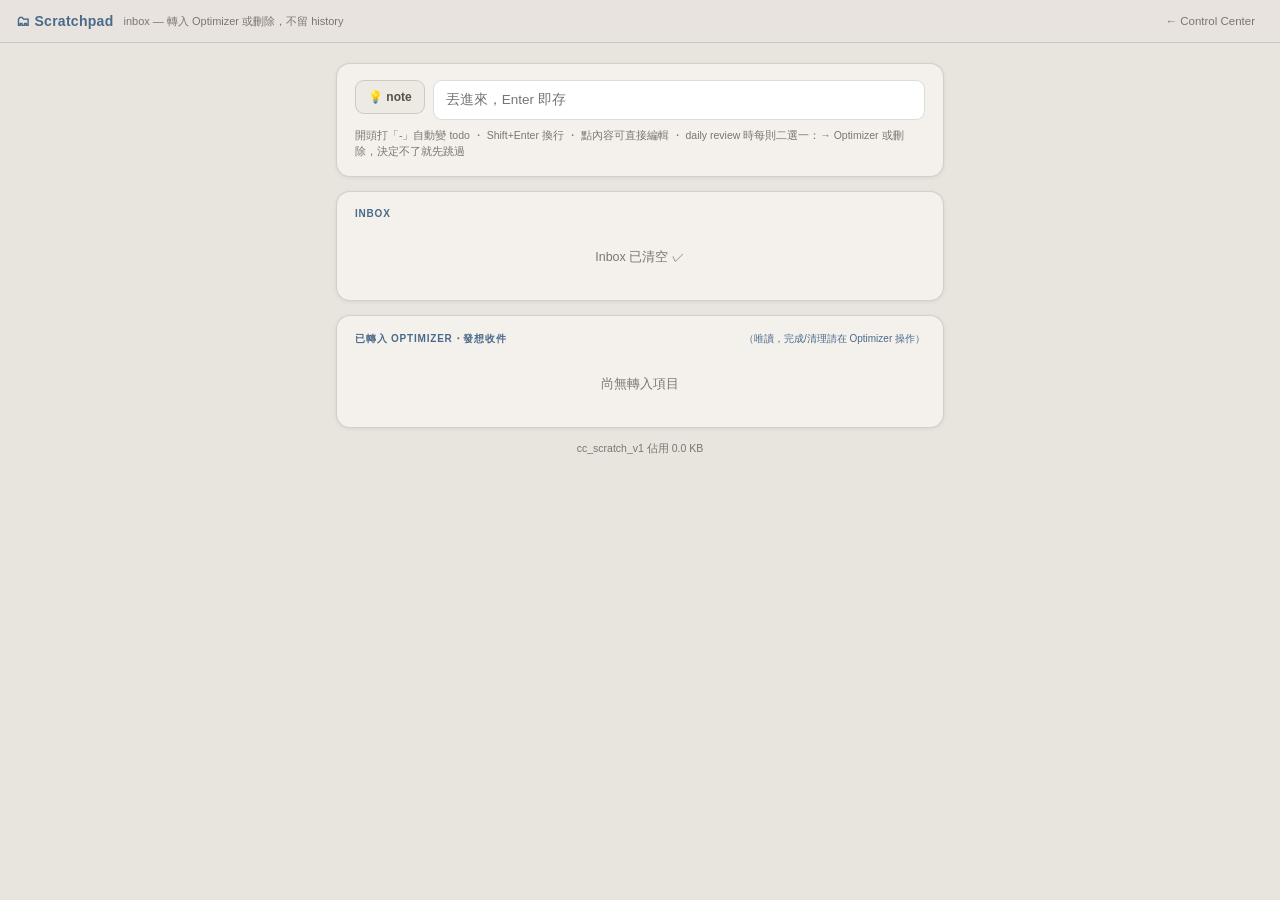
<file: scratchpad.html>
<!DOCTYPE html>
<html lang="zh-TW">
<head>
  <link rel="icon" href="data:image/svg+xml,<svg xmlns=%22http://www.w3.org/2000/svg%22 viewBox=%220 0 100 100%22><text y=%220.9em%22 font-size=%2290%22>🗂</text></svg>">
<meta charset="UTF-8">
<meta name="viewport" content="width=device-width, initial-scale=1">
<title>Scratchpad</title>
<style>
/* ── BASE: CC 共用色系 ── */
:root{
  --bg:#e8e4de;--bg2:#ede9e3;--card:#f4f1ec;
  --ink:#28261f;--sub:#55514a;--faint:#7a7570;
  --border:rgba(40,38,32,.09);--bstr:rgba(40,38,32,.16);
  --shadow:0 1px 4px rgba(40,38,32,.07);
  --ac:#4a6a8a;--ac-l:#5a80a4;--ac-tint:rgba(74,106,138,.08);--ac-tint2:rgba(74,106,138,.16);
}
*{box-sizing:border-box;margin:0;padding:0}
body{font-family:-apple-system,BlinkMacSystemFont,'SF Pro Display','Helvetica Neue','PingFang TC',sans-serif;background:var(--bg);color:var(--ink);min-height:100vh;font-size:14px;-webkit-font-smoothing:antialiased}

/* ── NAV ── */
.nav{position:sticky;top:0;z-index:100;background:rgba(232,228,222,.93);backdrop-filter:blur(18px);border-bottom:1px solid var(--bstr);display:flex;align-items:center;padding:0 16px}
.nav-title{font-size:14px;font-weight:700;color:var(--ac);padding:13px 0;letter-spacing:.02em;white-space:nowrap}
.nav-sub{font-size:11px;color:var(--faint);margin-left:10px;white-space:nowrap}
.back-link{margin-left:auto;font-size:11.5px;color:var(--faint);text-decoration:none;padding:5px 9px;border-radius:6px;transition:background .15s;white-space:nowrap}
.back-link:hover{background:rgba(40,38,32,.07);color:var(--ink)}

.wrap{padding:20px 16px 40px;max-width:640px;margin:0 auto}
.panel{background:var(--card);border:.5px solid var(--bstr);border-radius:14px;padding:16px 18px;margin-bottom:14px;box-shadow:var(--shadow)}
.panel-lbl{font-size:10px;font-weight:700;letter-spacing:.08em;text-transform:uppercase;color:var(--ac);margin-bottom:12px;display:flex;justify-content:space-between;align-items:center}

/* ── 快速輸入 ── */
.in-row{display:flex;gap:8px;align-items:flex-start}
.in-type{flex-shrink:0;font-size:12px;font-weight:700;padding:9px 12px;border-radius:9px;border:.5px solid var(--bstr);background:var(--bg2);color:var(--sub);cursor:pointer;font-family:inherit;transition:all .15s;white-space:nowrap}
.in-type.t-todo{background:rgba(190,120,40,.12);color:#8a5a20;border-color:rgba(190,120,40,.3)}
.in-inp{flex:1;padding:9px 12px;border:.5px solid var(--bstr);border-radius:9px;background:#fff;font-size:13.5px;font-family:inherit;line-height:1.5;color:var(--ink);outline:none;min-width:0;resize:none;overflow:hidden;max-height:220px}
.in-inp:focus{border-color:var(--ac)}
.in-hint{font-size:10.5px;color:var(--faint);margin-top:8px;line-height:1.5}

/* ── Inbox 清單 ── */
.it{display:flex;align-items:flex-start;gap:8px;padding:10px 2px;border-bottom:.5px solid var(--border)}
.it:last-child{border-bottom:none}
.it-type{flex-shrink:0;font-size:12px;line-height:1.5;width:18px;text-align:center}
.it-main{flex:1;min-width:0}
.it-text{font-size:13px;color:var(--ink);line-height:1.55;word-break:break-word;white-space:pre-wrap;border-radius:6px;padding:1px 4px;margin:-1px -4px;transition:background .15s}
.it-text:hover{background:rgba(74,106,138,.06)}
.it-text:focus{outline:none;background:#fff;box-shadow:0 0 0 1.5px var(--ac)}
.it-age{display:inline-block;font-size:10px;color:var(--faint);background:var(--bg2);border-radius:8px;padding:1px 7px;margin-top:4px}
.it-age.old{background:rgba(190,120,40,.14);color:#8a5a20;font-weight:700}
.it-acts{display:flex;gap:5px;flex-shrink:0;align-items:center}
.act-btn{font-size:11px;font-weight:600;padding:5px 10px;border-radius:8px;border:.5px solid var(--bstr);background:var(--bg2);color:var(--sub);cursor:pointer;font-family:inherit;transition:all .15s;white-space:nowrap}
.act-btn.to-opt{background:var(--ac-tint);color:var(--ac);border-color:var(--ac-tint2)}
.act-btn.to-opt:hover{background:var(--ac-tint2)}
.act-btn.del:hover{background:rgba(192,80,80,.12);color:#a04040;border-color:rgba(192,80,80,.3)}
.empty{text-align:center;color:var(--faint);font-size:12.5px;padding:18px 0}

/* ── 已轉入唯讀 ── */
.done-it{display:flex;align-items:center;gap:8px;padding:7px 2px;border-bottom:.5px solid var(--border);font-size:12.5px;color:var(--sub)}
.done-it:last-child{border-bottom:none}
.done-dot{width:6px;height:6px;border-radius:50%;background:var(--ac);opacity:.5;flex-shrink:0}

.foot{text-align:center;font-size:10.5px;color:var(--faint);margin-top:6px}

/* hover tooltip（inbox item：完整內容＋建立日期） */
#tip{position:fixed;z-index:9998;max-width:320px;background:#38342e;color:#f4f0e8;border-radius:10px;padding:9px 12px;font-size:12px;line-height:1.55;box-shadow:0 4px 14px rgba(40,38,32,.25);opacity:0;transition:opacity .12s;pointer-events:none;word-break:break-word;white-space:pre-wrap}
#tip.show{opacity:1}
.tip-date{display:block;margin-top:6px;font-size:10.5px;color:#b8b2a8;letter-spacing:.02em}
.it{cursor:default}

/* toast */
#toast{position:fixed;bottom:22px;left:50%;transform:translateX(-50%);background:#38342e;color:#f4f0e8;font-size:12px;padding:7px 16px;border-radius:20px;z-index:9999;opacity:0;transition:opacity .2s;white-space:nowrap;display:flex;gap:10px;align-items:center;pointer-events:none}
#toast.show{opacity:1;pointer-events:auto}
#toast button{background:none;border:none;color:#8ab4d8;font-size:12px;font-weight:700;cursor:pointer;font-family:inherit;padding:0}
</style>
</head>
<body>

<div class="nav">
  <div class="nav-title">🗂 Scratchpad</div>
  <div class="nav-sub">inbox — 轉入 Optimizer 或刪除，不留 history</div>
  <a class="back-link" href="./index.html">← Control Center</a>
</div>

<div class="wrap">

  <!-- 快速輸入 -->
  <div class="panel">
    <div class="in-row">
      <button class="in-type" id="type-btn" onclick="toggleType()">💡 note</button>
      <textarea class="in-inp" id="q-inp" rows="1" placeholder="丟進來，Enter 即存" maxlength="2000"
             oninput="autoGrowInput(this)"
             onkeydown="if(event.key==='Enter'&&!event.shiftKey){event.preventDefault();addItem();}"></textarea>
    </div>
    <div class="in-hint">開頭打「-」自動變 todo ・ Shift+Enter 換行 ・ 點內容可直接編輯 ・ daily review 時每則二選一：→ Optimizer 或刪除，決定不了就先跳過</div>
  </div>

  <!-- Inbox -->
  <div class="panel">
    <div class="panel-lbl">Inbox <span id="inbox-count" style="letter-spacing:0"></span></div>
    <div id="inbox-list"></div>
  </div>

  <!-- 已轉入 Optimizer（唯讀） -->
  <div class="panel">
    <div class="panel-lbl">已轉入 Optimizer・發想收件 <span style="letter-spacing:0;font-weight:400;text-transform:none">（唯讀，完成/清理請在 Optimizer 操作）</span></div>
    <div id="opt-list"></div>
  </div>

  <div class="foot" id="usage"></div>
</div>

<div id="toast"></div>
<div id="tip"></div>

<script>
const KEY='cc_scratch_v1';
const TASKS_KEY='tina_tasks_v3';
const SCRATCH_CAT='scratch_inbox';
const MAX_ITEMS=200;
let curType='note';

function $(id){return document.getElementById(id);}
function esc(s){return String(s).replace(/&/g,'&amp;').replace(/</g,'&lt;').replace(/>/g,'&gt;').replace(/"/g,'&quot;').replace(/'/g,'&#39;');}
function load(){try{const d=JSON.parse(localStorage.getItem(KEY)||'{"items":[]}');return Array.isArray(d.items)?d:{items:[]};}catch(e){return{items:[]};}}
function save(d){localStorage.setItem(KEY,JSON.stringify(d));}

// 空間治理：純文字鐵律——剝 HTML 標籤與 data: URI，單則上限 2000 字
function sanitize(t){
  t=String(t).replace(/<[^>]*>/g,'').replace(/data:[^\s"']{20,}/g,'[已移除內嵌資料]');
  return t.trim().slice(0,2000);
}

function toggleType(){
  curType=curType==='note'?'todo':'note';
  const b=$('type-btn');
  b.textContent=curType==='todo'?'📌 todo':'💡 note';
  b.className='in-type'+(curType==='todo'?' t-todo':'');
}

// 多行輸入框自動長高：scrollHeight量測前先reset height，超過上限交回原生scroll
function autoGrowInput(el){
  el.style.height='auto';
  const max=220;
  el.style.height=Math.min(el.scrollHeight,max)+'px';
  el.style.overflowY=el.scrollHeight>max?'auto':'hidden';
}

function addItem(){
  const inp=$('q-inp');
  let text=sanitize(inp.value);
  if(!text)return;
  let type=curType;
  if(/^-\s*/.test(text)){type='todo';text=text.replace(/^-\s*/,'');}
  if(!text)return;
  const d=load();
  if(d.items.length>=MAX_ITEMS){toast('Inbox 已達 '+MAX_ITEMS+' 則上限，先清理再新增');return;}
  // ts 兼 unique id：同毫秒連續輸入會碰撞（transfer/刪除會誤抓別則），碰撞時 +1 避開
  let ts=Date.now();
  while(d.items.some(x=>x.ts===ts))ts++;
  d.items.unshift({ts,text,type});
  save(d);
  inp.value='';
  autoGrowInput(inp);
  render();
}

function ageDays(ts){return Math.floor((Date.now()-ts)/86400000);}

// inline 編輯：blur 存檔（sanitize 同新增）；Escape 或清空 → 還原原文；建立日期 ts 不變
function editItem(el){
  const d=load();
  const it=d.items.find(x=>x.ts===Number(el.dataset.ts));
  if(!it)return;
  if(el._esc){el._esc=0;el.textContent=it.text;return;}
  const txt=sanitize(el.textContent);
  if(!txt){el.textContent=it.text;toast('內容不可為空，已還原');return;}
  if(txt===it.text)return;
  it.text=txt;
  save(d);
  el.textContent=txt; // 以 sanitize 後結果回寫顯示
  toast('已更新');
}

function render(){
  const d=load();
  $('inbox-count').textContent=d.items.length?`(${d.items.length})`:'';
  $('inbox-list').innerHTML=d.items.length?d.items.map(it=>{
    const a=ageDays(it.ts);
    const tsN=Number(it.ts),tsOk=Number.isFinite(tsN);
    return`<div class="it" data-ts="${tsOk?tsN:''}">
      <div class="it-type">${it.type==='todo'?'📌':'💡'}</div>
      <div class="it-main">
        <div class="it-text" contenteditable="true" spellcheck="false" data-ts="${tsOk?tsN:''}"
          onkeydown="if(event.key==='Enter'){event.preventDefault();this.blur();}else if(event.key==='Escape'){this._esc=1;this.blur();}"
          onblur="editItem(this)">${esc(it.text)}</div>
        ${a>=1?`<span class="it-age${a>=3?' old':''}">躺了 ${a} 天</span>`:''}
      </div>
      <div class="it-acts">${tsOk?`
        <button class="act-btn to-opt" onclick="transfer(${tsN})">→ Optimizer</button>
        <button class="act-btn del" onclick="delItem(${tsN})">刪除</button>`:''}
      </div>
    </div>`;
  }).join(''):'<div class="empty">Inbox 已清空 ✓</div>';
  renderOpt();
  const bytes=(localStorage.getItem(KEY)||'').length*2;
  $('usage').textContent=`cc_scratch_v1 佔用 ${(bytes/1024).toFixed(1)} KB`;
}

// 唯讀：Optimizer 任務庫中「發想收件」分類現況（零額外狀態，直接讀 tina_tasks_v3）
function renderOpt(){
  let tasks=[];
  try{
    const td=JSON.parse(localStorage.getItem(TASKS_KEY)||'null');
    // 分類改名遷移：舊資料的 label 仍是「雜項收件」則就地改名並寫回，不建立第二個分類
    if(td&&Array.isArray(td.categories)){
      const cat=td.categories.find(c=>c.key===SCRATCH_CAT);
      if(cat&&cat.label!=='發想收件'){cat.label='發想收件';localStorage.setItem(TASKS_KEY,JSON.stringify(td));}
    }
    if(td&&Array.isArray(td.tasks))tasks=td.tasks.filter(t=>t.catKey===SCRATCH_CAT);
  }catch(e){}
  $('opt-list').innerHTML=tasks.length
    ?tasks.map(t=>`<div class="done-it"><div class="done-dot"></div>${esc(t.text)}</div>`).join('')
    :'<div class="empty">尚無轉入項目</div>';
}

// transfer = move：寫入 tina_tasks_v3（ondemand，排程走 Optimizer 既有 toggle 機制），即自 inbox 移除
function transfer(ts){
  const raw=localStorage.getItem(TASKS_KEY);
  if(!raw){alert('找不到 Optimizer 任務庫（tina_tasks_v3）。\n請先在此裝置開啟過 Daily Optimizer 完成初始化。');return;}
  let td;
  try{td=JSON.parse(raw);}catch(e){alert('任務庫資料解析失敗，未寫入。');return;}
  if(!Array.isArray(td.tasks)||!Array.isArray(td.categories)){alert('任務庫結構異常，未寫入。');return;}
  const d=load();
  const it=d.items.find(x=>x.ts===ts);
  if(!it)return;
  if(!td.categories.some(c=>c.key===SCRATCH_CAT)){
    td.categories.push({key:SCRATCH_CAT,label:'發想收件',freq:'ondemand'});
  }
  const nid=Math.max(...td.tasks.map(t=>t.id||0),9)+1;
  td.tasks.push({id:nid,text:it.text,catKey:SCRATCH_CAT,freq:'ondemand',energy:'mid'});
  localStorage.setItem(TASKS_KEY,JSON.stringify(td));
  d.items=d.items.filter(x=>x.ts!==ts);
  save(d);
  render();
  toast('已轉入 Optimizer（按需）— 到 Optimizer 手動加入 routine');
}

// 刪除：附 6 秒復原（防誤觸，不留 history）
let _lastDel=null,_toastTid=null;
function delItem(ts){
  const d=load();
  const it=d.items.find(x=>x.ts===ts);
  if(!it)return;
  _lastDel=it;
  d.items=d.items.filter(x=>x.ts!==ts);
  save(d);
  render();
  toast('已刪除','undo');
}
function undoDel(){
  if(!_lastDel)return;
  const d=load();
  d.items.unshift(_lastDel);
  d.items.sort((a,b)=>b.ts-a.ts);
  save(d);
  _lastDel=null;
  render();
  toast('已復原');
}
function toast(msg,undo){
  const t=$('toast');
  t.innerHTML=esc(msg)+(undo?'<button onclick="undoDel()">復原</button>':'');
  t.classList.add('show');
  clearTimeout(_toastTid);
  _toastTid=setTimeout(()=>{t.classList.remove('show');if(undo)_lastDel=null;},undo?6000:1800);
}

// ── hover tooltip：inbox item 完整內容＋建立日期（事件委派，重渲不掉監聽）──
function fmtDate(ts){
  const d=new Date(ts),p=n=>String(n).padStart(2,'0');
  return`${d.getFullYear()}-${p(d.getMonth()+1)}-${p(d.getDate())} ${p(d.getHours())}:${p(d.getMinutes())}`;
}
function moveTip(e){
  const t=$('tip');
  const pad=14,w=t.offsetWidth,h=t.offsetHeight;
  let x=e.clientX+pad,y=e.clientY+pad;
  if(x+w>window.innerWidth-8)x=e.clientX-w-pad;
  if(y+h>window.innerHeight-8)y=e.clientY-h-pad;
  t.style.left=Math.max(8,x)+'px';t.style.top=Math.max(8,y)+'px';
}
(function(){
  const list=$('inbox-list'),t=$('tip');
  list.addEventListener('mouseover',e=>{
    const row=e.target.closest('.it');
    if(!row||!list.contains(row))return;
    if(row.contains(document.activeElement))return; // 編輯中不跳 tooltip
    const it=load().items.find(x=>x.ts===Number(row.dataset.ts));
    if(!it)return;
    const a=ageDays(it.ts);
    t.innerHTML=`${it.type==='todo'?'📌':'💡'} ${esc(it.text)}<span class="tip-date">建立：${fmtDate(it.ts)}${a>=1?`（躺了 ${a} 天）`:'（今天）'}</span>`;
    t.classList.add('show');
    moveTip(e);
  });
  list.addEventListener('mousemove',e=>{if(t.classList.contains('show'))moveTip(e);});
  list.addEventListener('mouseout',e=>{
    const row=e.target.closest('.it');
    if(row&&!row.contains(e.relatedTarget))t.classList.remove('show');
  });
})();

render();
</script>
<script src="cc_autosync.js"></script>
<script src="cc_track.js" data-cc-key="scratch" data-cc-label="Scratchpad"></script>
</body>
</html>
</file>
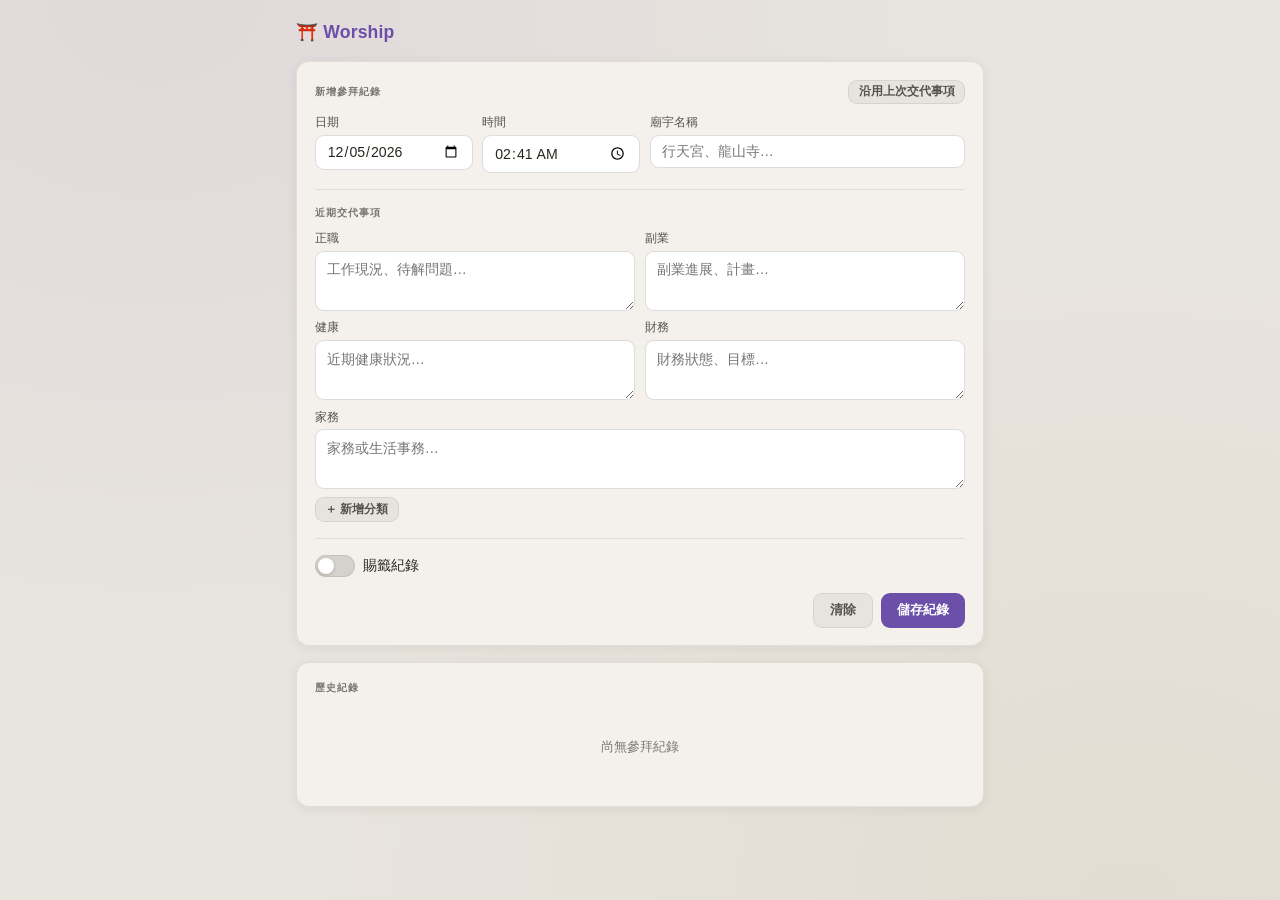
<file: worship.html>
<!DOCTYPE html>
<html lang="zh-TW">
<head>
  <link rel="icon" href="data:image/svg+xml,<svg xmlns=%22http://www.w3.org/2000/svg%22 viewBox=%220 0 100 100%22><text y=%220.9em%22 font-size=%2290%22>⛩️</text></svg>">
<meta charset="UTF-8">
<meta name="viewport" content="width=device-width,initial-scale=1">
<title>Worship</title>
<style>
:root{
  --bg:#e8e4de;--bg2:#ede9e3;--card:#f4f1ec;
  --border:rgba(40,38,32,.09);--bstr:rgba(40,38,32,.16);
  --ink:#28261f;--sub:#55514a;--faint:#7a7570;
  --temple:#6B4FA8;--temple-l:#8B6DC8;--temple-tint:rgba(107,79,168,.1);
  --gold:#8B6218;--gold-dark:#6B4A10;--gold-tint:rgba(139,98,24,.1);
  --ok:#27ae60;--warn:#e67e22;--danger:#c0392b;
  --r:13px;--rsm:9px;
  --shadow:0 2px 12px rgba(40,38,32,.07);--shadow-lg:0 8px 32px rgba(40,38,32,.12);
}
*{box-sizing:border-box;margin:0;padding:0;}
body{
  background:
    radial-gradient(ellipse at 12% 0%,rgba(107,79,168,.07) 0%,transparent 52%),
    radial-gradient(ellipse at 88% 100%,rgba(139,98,24,.06) 0%,transparent 52%),
    #e8e4de;
  color:var(--ink);font-family:-apple-system,BlinkMacSystemFont,'SF Pro Display','Helvetica Neue','PingFang TC',sans-serif;
  font-size:14px;min-height:100vh;-webkit-font-smoothing:antialiased;
}
.app{max-width:720px;margin:0 auto;padding:1rem;display:flex;flex-direction:column;gap:1rem;}
header{display:flex;align-items:center;gap:.5rem;padding:.4rem 0 .1rem;font-size:1.1rem;font-weight:700;color:var(--temple);letter-spacing:.01em;}
.card{background:var(--card);border:1px solid var(--border);border-radius:var(--r);padding:1.1rem;box-shadow:var(--shadow);}
.sec-lbl{font-size:.63rem;font-weight:700;letter-spacing:.1em;text-transform:uppercase;color:var(--faint);margin-bottom:.7rem;display:flex;align-items:center;justify-content:space-between;}
.sep{border:none;border-top:1px solid var(--border);margin:1rem 0;}
.grid2{display:grid;grid-template-columns:1fr 1fr;gap:.6rem;}
.grid3{display:grid;grid-template-columns:1fr 1fr 2fr;gap:.6rem;}
label.lbl{font-size:.73rem;color:var(--sub);display:block;margin-bottom:.3rem;}
input[type=text],input[type=date],input[type=time],input[type=number],textarea,select{
  width:100%;background:#fff;border:1px solid var(--bstr);border-radius:var(--rsm);
  color:var(--ink);font-size:.88rem;padding:.48rem .7rem;outline:none;
  transition:border-color .15s;font-family:inherit;
}
input:focus,textarea:focus,select:focus{border-color:var(--temple);box-shadow:0 0 0 2px var(--temple-tint);}
textarea{resize:vertical;min-height:60px;line-height:1.5;}
.fg{display:flex;flex-direction:column;}

/* Toggle switch */
.toggle-row{display:flex;align-items:center;gap:.55rem;cursor:pointer;user-select:none;}
.toggle-lbl{font-size:.9rem;color:var(--ink);font-weight:500;}
.toggle{position:relative;width:40px;height:22px;background:rgba(40,38,32,.15);border:1px solid var(--border);border-radius:11px;transition:background .2s,border-color .2s;flex-shrink:0;}
.toggle.on{background:var(--temple);border-color:var(--temple);}
.toggle::after{content:'';position:absolute;top:2px;left:2px;width:16px;height:16px;background:#fff;border-radius:50%;transition:transform .2s;box-shadow:0 1px 3px rgba(0,0,0,.2);}
.toggle.on::after{transform:translateX(18px);}

/* Slip section */
.slip-section{margin-top:1rem;display:none;}
.tab-row{display:flex;gap:.4rem;margin-bottom:.8rem;}
.tab{padding:.32rem .8rem;border-radius:var(--rsm);font-size:.78rem;font-weight:600;cursor:pointer;background:rgba(40,38,32,.06);color:var(--sub);border:1px solid var(--border);transition:all .15s;}
.tab.active{background:var(--temple-tint);color:var(--temple);border-color:var(--temple);}
.slip-panel{display:none;}
.slip-panel.active{display:block;}
.fetch-row{display:flex;gap:.5rem;align-items:flex-end;}
.fetch-row .fg{flex:1;}

/* Photo drop */
.photo-drop{border:1.5px dashed var(--bstr);border-radius:var(--rsm);padding:1.3rem;text-align:center;color:var(--faint);cursor:pointer;transition:border-color .2s,background .2s;display:block;background:rgba(40,38,32,.03);}
.photo-drop:hover,.photo-drop.drag-over{border-color:var(--temple);color:var(--temple);background:var(--temple-tint);}
.photo-hint{font-size:.82rem;margin-bottom:.3rem;}
.photo-preview{max-width:100%;border-radius:var(--rsm);margin-top:.7rem;display:none;object-fit:contain;max-height:220px;}

/* Poem box */
.poem-box{background:var(--gold-tint);border:1px solid rgba(139,98,24,.2);border-radius:var(--rsm);padding:.9rem 1rem;margin-top:.8rem;display:none;}
.poem-num{font-size:.63rem;color:var(--gold);font-weight:700;letter-spacing:.09em;margin-bottom:.4rem;}
.poem-text{font-size:.92rem;line-height:1.9;color:var(--gold-dark);font-weight:600;background:rgba(255,255,255,.55);border-color:rgba(139,98,24,.25);}
.poem-text:focus{border-color:var(--gold);}
.poem-meaning{font-size:.82rem;color:var(--sub);margin-top:.5rem;background:rgba(255,255,255,.45);border-color:rgba(139,98,24,.2);}
.poem-meaning:focus{border-color:var(--gold);}
.poem-ai-note{font-size:.7rem;color:var(--warn);margin:.25rem 0 .5rem;line-height:1.5;}

/* AI result */
.ai-card{background:var(--temple-tint);border:1px solid rgba(107,79,168,.18);border-radius:var(--rsm);padding:1rem;margin-top:.8rem;display:none;}
.ai-layer{margin-bottom:.9rem;padding-bottom:.9rem;border-bottom:1px solid rgba(40,38,32,.07);}
.ai-layer:last-child{margin-bottom:0;padding-bottom:0;border-bottom:none;}
.ai-layer-title{font-size:.65rem;font-weight:700;letter-spacing:.09em;text-transform:uppercase;color:var(--temple);margin-bottom:.4rem;}
.ai-layer-body{font-size:.85rem;line-height:1.72;color:var(--ink);}

/* Buttons */
.btn{padding:.48rem 1rem;border-radius:var(--rsm);font-size:.84rem;font-weight:600;cursor:pointer;border:none;transition:all .15s;display:inline-flex;align-items:center;gap:.3rem;white-space:nowrap;}
.btn-temple{background:var(--temple);color:#fff;}
.btn-temple:hover{background:var(--temple-l);transform:translateY(-1px);}
.btn-temple:disabled{opacity:.5;cursor:not-allowed;transform:none;}
.btn-gold{background:var(--gold);color:#fff;font-weight:700;}
.btn-gold:hover{background:var(--gold-dark);transform:translateY(-1px);}
.btn-gold:disabled{opacity:.5;cursor:not-allowed;transform:none;}
.btn-outline{background:rgba(40,38,32,.06);color:var(--sub);border:1px solid var(--border);}
.btn-outline:hover{border-color:var(--temple);color:var(--temple);background:var(--temple-tint);}
.save-row{display:flex;justify-content:flex-end;gap:.5rem;margin-top:1rem;}

/* Spinner */
.sp{display:none;width:13px;height:13px;border:2px solid rgba(255,255,255,.3);border-top-color:#fff;border-radius:50%;animation:spin .7s linear infinite;flex-shrink:0;}
@keyframes spin{to{transform:rotate(360deg);}}

/* Timeline */
.cat-bar{display:flex;align-items:center;gap:.6rem;margin-bottom:1rem;}
.cat-sel{background:#fff;border:1px solid var(--bstr);border-radius:var(--rsm);color:var(--ink);font-size:.84rem;padding:.38rem .65rem;outline:none;cursor:pointer;}
.cat-sel:focus{border-color:var(--temple);}
.timeline{display:flex;flex-direction:column;position:relative;}
.timeline::before{content:'';position:absolute;left:7px;top:14px;bottom:14px;width:1.5px;background:linear-gradient(to bottom,var(--temple),rgba(107,79,168,0));border-radius:1px;}
.tl-node{display:flex;gap:.85rem;padding-bottom:1.4rem;position:relative;}
.tl-node:last-child{padding-bottom:0;}
.tl-dot{width:15px;height:15px;border-radius:50%;background:var(--temple);border:2.5px solid var(--card);flex-shrink:0;margin-top:2px;box-shadow:0 0 0 3px var(--temple-tint);z-index:1;}
.tl-content{flex:1;min-width:0;}
.tl-meta{font-size:.7rem;color:var(--faint);font-weight:600;margin-bottom:.2rem;}
.tl-temple{font-size:.88rem;font-weight:700;color:var(--temple);margin-bottom:.3rem;}
.tl-report{font-size:.82rem;color:var(--sub);line-height:1.6;margin-bottom:.4rem;}
.tl-slip{background:var(--gold-tint);border:1px solid rgba(139,98,24,.18);border-radius:6px;padding:.55rem .75rem;font-size:.8rem;color:var(--sub);line-height:1.6;}
.tl-q{font-size:.77rem;color:var(--faint);font-style:italic;margin-bottom:.25rem;}
.tl-slip-num{font-size:.78rem;color:var(--gold);font-weight:600;margin-bottom:.15rem;}
.tl-poem{font-size:.77rem;color:var(--sub);margin-bottom:.3rem;}
.tl-ai3{font-size:.82rem;color:var(--ink);line-height:1.65;margin-top:.4rem;display:none;}
.tl-expand{font-size:.73rem;color:var(--temple);cursor:pointer;margin-top:.3rem;font-weight:500;}
.tl-expand:hover{text-decoration:underline;}

/* History */
.hist-item{border-bottom:1px solid var(--border);padding:.65rem 0;cursor:default;}
.hist-item:last-child{border-bottom:none;}
.hist-top{display:flex;justify-content:space-between;align-items:center;}
.hist-temple{font-weight:600;font-size:.87rem;}
.hist-date{font-size:.72rem;color:var(--faint);}
.hist-tags{display:flex;gap:.3rem;flex-wrap:wrap;margin-top:.3rem;}
.hist-tag{font-size:.65rem;padding:.13rem .42rem;border-radius:20px;background:rgba(40,38,32,.07);color:var(--sub);}
.hist-slip-badge{font-size:.65rem;padding:.13rem .42rem;border-radius:20px;background:var(--gold-tint);color:var(--gold);border:1px solid rgba(139,98,24,.2);}
.hist-del{font-size:.7rem;color:var(--faint);cursor:pointer;padding:.18rem .4rem;border-radius:4px;border:1px solid transparent;transition:all .15s;}
.hist-del:hover{color:var(--danger);border-color:var(--danger);}
.empty{text-align:center;color:var(--faint);padding:2rem;font-size:.84rem;}
.hist-edit{font-size:.7rem;color:var(--faint);cursor:pointer;padding:.18rem .4rem;border-radius:4px;border:1px solid transparent;transition:all .15s;}
.hist-edit:hover{color:var(--temple);border-color:var(--temple);}
.custom-frow{display:grid;grid-template-columns:88px 1fr auto;gap:.4rem;align-items:start;margin-top:.45rem;}
.custom-frow input[type=text]{width:100%;}
.del-custom{padding:.42rem .55rem;background:rgba(40,38,32,.05);border:1px solid var(--border);border-radius:var(--rsm);cursor:pointer;color:var(--faint);font-size:.78rem;line-height:1;transition:all .15s;}
.del-custom:hover{color:var(--danger);border-color:var(--danger);}
</style>
</head>
<body>
<div class="app">
<header>⛩️ Worship</header>

<!-- ── 新增紀錄 ── -->
<div class="card">
  <div class="sec-lbl">
    <span id="form-title">新增參拜紀錄</span>
    <button class="btn btn-outline" style="font-size:.72rem;padding:.22rem .6rem" onclick="loadLastReports()">沿用上次交代事項</button>
  </div>
  <div class="grid3">
    <div class="fg"><label class="lbl">日期</label><input type="date" id="inp-date"></div>
    <div class="fg"><label class="lbl">時間</label><input type="time" id="inp-time"></div>
    <div class="fg"><label class="lbl">廟宇名稱</label><input type="text" id="inp-temple" placeholder="行天宮、龍山寺…"></div>
  </div>

  <hr class="sep">
  <div class="sec-lbl"><span>近期交代事項</span></div>
  <div class="grid2">
    <div class="fg"><label class="lbl">正職</label><textarea id="rpt-work" placeholder="工作現況、待解問題…" rows="2"></textarea></div>
    <div class="fg"><label class="lbl">副業</label><textarea id="rpt-side" placeholder="副業進展、計畫…" rows="2"></textarea></div>
    <div class="fg"><label class="lbl">健康</label><textarea id="rpt-health" placeholder="近期健康狀況…" rows="2"></textarea></div>
    <div class="fg"><label class="lbl">財務</label><textarea id="rpt-finance" placeholder="財務狀態、目標…" rows="2"></textarea></div>
  </div>
  <div class="fg" style="margin-top:.6rem">
    <label class="lbl">家務</label>
    <textarea id="rpt-chores" placeholder="家務或生活事務…" rows="2"></textarea>
  </div>
  <div id="custom-fields-wrap"></div>
  <div style="margin-top:.5rem">
    <button type="button" class="btn btn-outline" style="font-size:.72rem;padding:.22rem .6rem" onclick="addCustomField()">＋ 新增分類</button>
  </div>

  <hr class="sep">
  <!-- 賜籤開關 -->
  <div class="toggle-row" onclick="toggleSlip()">
    <div class="toggle" id="slip-toggle"></div>
    <span class="toggle-lbl">賜籤紀錄</span>
  </div>

  <div class="slip-section" id="slip-section">
    <div class="tab-row" style="margin-top:.9rem">
      <div class="tab active" id="tab-num" onclick="setSlipTab('num')">🔢 籤號帶入</div>
      <div class="tab" id="tab-photo" onclick="setSlipTab('photo')">📸 照片辨識</div>
    </div>

    <!-- 數字流 -->
    <div class="slip-panel active" id="panel-num">
      <div class="fetch-row">
        <div class="fg"><label class="lbl">籤號</label><input type="number" id="slip-num" min="1" max="100" placeholder="例：42" style="width:100px"></div>
        <button class="btn btn-temple" id="fetch-btn" onclick="fetchSlipByNumber()" style="margin-bottom:.05rem">
          <span class="sp" id="fetch-sp"></span>自動帶入
        </button>
      </div>
    </div>

    <!-- 照片流 -->
    <div class="slip-panel" id="panel-photo">
      <input type="file" id="photo-input" accept="image/jpeg,image/jpg,image/png,image/webp" style="display:none" onchange="handlePhotoSelect(event)">
      <div class="photo-drop" id="photo-drop" onclick="document.getElementById('photo-input').click()">
        <div class="photo-hint" id="photo-hint">📸 點擊選取或拖曳上傳籤詩照片</div>
        <img id="photo-preview" class="photo-preview">
      </div>
      <div style="display:flex;justify-content:flex-end;margin-top:.5rem">
        <button class="btn btn-temple" id="photo-btn" onclick="analyzePhoto()" style="display:none">
          <span class="sp" id="photo-sp"></span>AI 辨識照片
        </button>
      </div>
    </div>

    <!-- 籤詩顯示（可編輯） -->
    <div class="poem-box" id="poem-box">
      <div style="display:flex;justify-content:space-between;align-items:center;margin-bottom:.3rem">
        <div class="poem-num" id="poem-num-lbl"></div>
        <button type="button" class="btn btn-outline" style="font-size:.68rem;padding:.15rem .5rem" onclick="clearPoem()">重設</button>
      </div>
      <div class="poem-ai-note" id="poem-ai-note"></div>
      <label class="lbl">籤詩原文</label>
      <textarea class="poem-text" id="poem-text" rows="4" placeholder="籤詩原文（可直接修正）…"></textarea>
      <div style="display:flex;align-items:center;justify-content:space-between;margin-top:.5rem">
        <label class="lbl" style="margin:0">基本意涵</label>
        <button type="button" class="btn btn-outline" id="gen-meaning-btn" style="font-size:.7rem;padding:.18rem .55rem" onclick="genMeaning()">
          <span class="sp" id="gen-meaning-sp" style="border-top-color:var(--temple);border-color:rgba(107,79,168,.3)"></span>✨ 生成意涵
        </button>
      </div>
      <textarea class="poem-meaning" id="poem-meaning" rows="2" placeholder="原文確認後點「✨ 生成意涵」，或直接手動填寫…"></textarea>
    </div>

    <!-- 求籤問題 -->
    <div class="fg" style="margin-top:.8rem">
      <label class="lbl">求籤問題</label>
      <textarea id="slip-question" placeholder="這次求籤想詢問的問題…" rows="2"></textarea>
    </div>

    <!-- 三階解析 -->
    <div style="margin-top:.6rem">
      <button class="btn btn-gold" id="analyze-btn" onclick="analyzeSlip()" style="width:100%;justify-content:center">
        <span class="sp" id="analyze-sp" style="border-top-color:#1a1200"></span>⚡ AI 三階解析
      </button>
    </div>
    <div class="ai-card" id="ai-result"></div>
  </div>

  <div class="save-row">
    <button class="btn btn-outline" onclick="clearForm()">清除</button>
    <button class="btn btn-temple" onclick="saveEntry()">儲存紀錄</button>
  </div>
</div>

<!-- ── 分類時間軸 ── -->
<div class="card" id="timeline-card" style="display:none">
  <div class="cat-bar">
    <div class="sec-lbl" style="margin:0">分類時間軸</div>
    <select class="cat-sel" id="cat-select" onchange="renderTimeline()">
      <option value="work">正職</option>
      <option value="side">副業</option>
      <option value="health">健康</option>
      <option value="finance">財務</option>
      <option value="chores">家務</option>
    </select>
  </div>
  <div class="timeline" id="timeline"></div>
</div>

<!-- ── 歷史紀錄 ── -->
<div class="card">
  <div class="sec-lbl"><span>歷史紀錄</span></div>
  <div id="history"></div>
</div>
</div>

<script>
// ── 關聖帝君一百籤 資料庫（來源：temple01.com）──
const FS100_DB={1:{l:"漢高祖入關 甲甲 大吉",p:"巍巍獨步向雲間、\n玉殿千官第一班、\n富貴榮華天付汝、\n福如東海壽如山。",s:"功名遂。福祿全。訟得理。病即痊。 桑麻熟。婚姻聯。孕生子。行人還。"},2:{l:"張子房遊赤松 甲乙 上吉",p:"盈虛消息總天時、\n自此君當百事宜、\n若問前程歸縮地、\n更須方寸好修為。",s:"訟宜和。病宜禱。功名有。遲莫躁。 求財平。問婚好。若妄為。身莫保。"},3:{l:"賈誼遇漢文帝 甲丙 中吉",p:"衣食自然生處有、\n勸君不用苦勞心、\n但能孝梯存忠信、\n福祿來成禍不侵。",s:"問名利。自有時。訟和吉。病瘥遲。 求財平。婚未宜。誼謹守。免憂疑。"},4:{l:"小秦王三跳澗 甲丁 下吉",p:"去年百事頗相宜、\n若較今年時運衰、\n好把瓣香告神佛、\n莫教福謝悔無追。",s:"功名無。財祿輕。訟宜息。婚未成。 病難癒。行阻程。若求吉。禱神明。"},5:{l:"呂蒙正守困 甲戊 中平",p:"子有三般不自由、\n門庭蕭索冷如秋、\n若逢牛鼠交承日、\n萬事回春不用憂。",s:"財祿耗。功名遲。訟終吉。病可醫。 婚宜審。行人歸。待時至。百事宜。"},6:{l:"相如完璧歸趙 甲己 下平",p:"何勞鼓瑟更吹笙、\n寸步如登萬里程、\n彼此懷疑不相信、\n休將私意憶濃情。",s:"功名無。財祿散。病難痊。防產難。 婚不成。訟未判。行人遲。休嗟嘆。"},7:{l:"洞賓煉丹 甲庚 大吉",p:"仙風道骨本天生、\n又遇仙宗為主盟、\n指日丹成謝巖谷、\n一朝引領向天行。",s:"圖名遂。求財豐。訟得理。病不凶。 行人至。夢飛熊。陰地吉。婚姻仝。"},8:{l:"大舜耕歷山 甲辛 上上",p:"年來耕稼苦無收、\n今歲田疇定有秋、\n況遇太平無事日、\n士農工賈百無憂。",s:"士領薦。人獲財。訟即解。病無災。 問行人。即便回。謀望吉。喜慶來。"},9:{l:"宋太祖陳橋即位 甲壬 上吉",p:"望渠消息向長安、\n常把菱花仔細看、\n見說文書將入境、\n今朝喜色上眉端。",s:"名與利。必至頭。訟必勝。病即瘳。 孕生男。婚可求。行人至。百無憂。"},10:{l:"冉伯牛染病 甲癸 下吉",p:"病患時時命蹇衰、\n何須打瓦共鑽龜、\n宜教重見一陽復、\n始可求神仗佛持。",s:"名難圖。財祿失。行人遲。訟未息。 病留連。求神佑。莫貪求。宜守舊。"},11:{l:"韓信功勞不久 乙甲 下吉",p:"今年好事一番新、\n富貴榮華萃汝身、\n誰道機關難料處、\n到頭獨立轉傷神。",s:"莫貪求。名未遂。財祿平。訟不利。 病者凶。事不濟。問行人。多阻滯。"},12:{l:"蘇武牧羊 乙乙 中平",p:"營為期望在春前、\n誰料秋來又不然、\n直遇清江貴公子、\n一生活計始安全。",s:"求名遲。財未至。病改醫。訟最忌。 行人歸。孕生貴。顯宦遇。方吉利。"},13:{l:"姜太公釣魚 乙丙 中平",p:"君今庚甲未亨通、\n且向江頭作釣翁、\n玉兔重生應發跡、\n萬上頭上逞英雄。",s:"時未亨。宜守舊。遇卯日。名利就。 病遲癒。守終利。行人歸。事緩濟。"},14:{l:"郭華戀王月英 乙下 下吉",p:"一見佳人便喜歡、\n誰知去後有多般、\n人情冷暖君休訝、\n歷涉應知行路難。",s:"始雖易。終則難。名利失。病未安。 訟反覆。孕生女。行未歸。事多阻。"},15:{l:"張君瑞憶鶯鶯 乙戊 中平",p:"兩家門戶各相當、\n不是姻緣莫較量、\n直待春風好消息、\n卻調琴瑟向蘭房。",s:"婚未合。訟未決。名利遲。音信缺。 孕難生。防口舌。非知己。莫妄說。"},16:{l:"王祥臥冰 乙己 下平",p:"官事悠悠難辨明、\n不如息了且歸耕、\n傍人煽惑君休信、\n此事當謀親弟兄。",s:"訟難明。和為貴。名利無。行人至。 婚未成。病有祟。財莫貪。終無利。"},17:{l:"石崇被難 乙庚 下吉",p:"田園價貫好商量、\n事到公庭彼此傷、\n縱使機關圖得勝、\n定為後世子孫殃。",s:"事悖理。訟必傷。名利未。亦如常。 行人阻。病宜禳。且謹慎。保安康。"},18:{l:"孟嘗君招賢 乙辛 中平",p:"知君指擬是空華、\n底事茫茫未有涯、\n牢把腳根踏實地、\n善為善應永無差。",s:"名利難。終則有。病禱神。訟勿鬥。 行人遲。事難就。且向善。祈福佑。"},19:{l:"劉智遠得岳氏 乙壬 上吉",p:"嗟子從來未得時、\n今年星運頗相宜、\n營求動作都如意、\n和合婚姻誕貴兒。",s:"作事吉。名利遂。婚姻成。訟得理。 孕生貴。行人至。病易安。皆吉利。"},20:{l:"嚴子陵登釣臺 乙癸 下吉",p:"一生心事向誰論、\n十八灘頭說與君、\n世事盡從流水去、\n功名富貴等浮雲。",s:"訟終凶。止則宜。名利輕。病擇醫。 行人遠。婚遲疑。凡作事。且隨時。"},21:{l:"孫龐鬥智結仇 丙甲 下吉",p:"與君夙昔結成冤、\n今日相逢那得緣、\n好把經文多諷誦、\n祈求戶內保嬋娟。",s:"事無成。病禱愈。出不宜。訟有理。 病有冤。求神解。若欲貪。終必敗。"},22:{l:"李太白遇唐明皇 丙乙 上吉",p:"碧玉池中開白蓮、\n莊嚴色相自天然、\n生來骨格超凡俗、\n正是人間第一仙。",s:"訟決勝。名易成。病即愈。財速盈。 婚姻合。貴子生。家道泰。百事亨。"},23:{l:"吳王愛西施 丙丙 下平",p:"花開花謝在春風、\n貴賤窮通百歲中、\n羨子榮華今已矣、\n到頭萬事總成空。",s:"名與利。似虛花。訟解散。病益加。 婚未合。行人賒。事無就。徒咨嗟。"},24:{l:"張騫誤入斗牛宮 丙丁 中平",p:"一春萬事苦憂煎、\n夏裏營求始帖然、\n更遇秋成冬至後、\n恰如騎鶴與腰纏。",s:"名利有。莫躁為。詞訟解。婚姻宜。 行人遠。病瘥遲。富與貴。自有時。"},25:{l:"唐明皇遊月宮 丙戊 中平",p:"寅午戍年多阻滯、\n亥子丑月漸亨嘉、\n更逢玉兔金雞會、\n枯木逢春自放花。",s:"訟多憂。終則息。名利遲。婚姻吉。 孕欲保。作福力。問行人。歸有日。"},26:{l:"邵堯夫告天 丙己 中吉",p:"年來豐歉皆天數、\n自是今年旱較多、\n與子定期三日內、\n田疇霑足雨滂沱。",s:"名與利。今雖損。若遇時。便返本。 訟可解。病得安。婚即合。行人還。"},27:{l:"江東得道 丙庚 下下",p:"世間萬物各有主、\n一粒一毫君莫取、\n英雄豪傑自天生、\n也須步步循規矩。",s:"訟莫興。病審醫。名與利。聽天推。 婚未定。行人遲。凡作事。安分宜。"},28:{l:"相如題橋 丙辛 上吉",p:"公侯將相本無種、\n好把勤勞契上天、\n人事盡從天理見、\n才高豈得困林泉。",s:"病與訟。久方解。名與利。姑少待。 若失物。尋必在。雖漸困。終必泰。"},29:{l:"司馬溫公嗟困 丙壬 上上",p:"祖宗積德幾多年、\n源遠流長慶自然、\n若更操修無倦已、\n天須還汝舊青氈。",s:"天福善。產貴子。病者安。訟得理。 名必得。仍得利。行人歸。皆如意。"},30:{l:"柳毅傳書 丙癸 中吉",p:"奉公謹守莫欺心、\n自有亨通吉利臨、\n目下營求且休矣、\n秋期與子定佳音。",s:"利雖有。莫妄作。訟宜和。病勿藥。 名待時。婚有約。但存心。安且樂。"},31:{l:"蘇卿負信 丁甲 中吉",p:"秋冬作事只尋常、\n春到門庭漸吉昌、\n千里信音符遠望、\n萱堂快樂未渠央。",s:"訟漸理。病漸康。財始達。名始彰。 行人近。婚姻良。家道吉。福祿昌。"},32:{l:"周公解夢 丁乙 下下",p:"勞心汨汨竟何歸、\n疾病兼多是與非、\n事到頭來渾似夢、\n何如休要用心機。",s:"訟終凶。名未通。病者險。財亦空。 婚未合。是非叢。行人阻。事無終。"},33:{l:"莊子慕道 丁丙 中平",p:"不分南北與西東、\n眼底昏昏耳似聾、\n熟讀黃庭經一卷、\n不論貴賤與窮通。",s:"訟莫爭。病難癒。名與利。莫貪取。 問行人。信尚阻。能修善。有神助。"},34:{l:"蕭何追韓信 丁丁 中平",p:"春夏纔過秋又冬、\n紛紛謀慮攪心胸、\n貴人垂手來相援、\n休把私心情意濃。",s:"訟有憂。病未瘳。財祿散。忌遠謀。 行人動。婚莫求。防口舌。免悶愁。"},35:{l:"王昭君和番 丁戊 下吉",p:"一山如畫對清江、\n門裏團圓事事雙、\n誰料半途分析去、\n空幃無語對銀缸。",s:"訟終凶。宜謹防。病者險。主重喪。 行人阻。財有傷。婚不合。謹行藏。"},36:{l:"羅隱求官 丁己 上吉",p:"功名富貴自能為、\n偶著仙鞭莫問伊、\n萬里鵬程君有分、\n吳山頂上好鑽龜。",s:"名與利。在晚成。訟得理。病漸亨。 問遠信。阻行程。婚可合。孕將生。"},37:{l:"邵堯夫祝香 丁庚 中平",p:"焚香來告復何辭、\n善惡平分汝自知、\n屏卻昧公心裏事、\n出門無礙是通時。",s:"訟和吉。病禱安。求財少。問名難。 婚可合。行人遣。宜向善。保團欒。"},38:{l:"孟姜女思夫 丁辛 下吉",p:"蛩吟唧唧守孤幃、\n千里懸懸望信歸、\n等得榮華公子到、\n秋冬括括雨霏霏。",s:"莫問財。休鬥訟。行未回。病亦重。 婚無成。多怪夢。且禱神。勿妄動。"},39:{l:"陶淵明賞菊 丁壬 下下",p:"北山門下好安居、\n若問終時慎厥初、\n堪笑包藏許多事、\n鱗鴻雖便莫修書。",s:"病擇醫。訟宜解。求財無。圖名旡。 婚宜審。行須待。謹修為。過必改。"},40:{l:"漢光武陷昆陽 丁癸 上吉",p:"新來換得好規模、\n何用隨他步與趨、\n只聽耳邊消息到、\n崎嶇歷盡見亨衢。",s:"名終成。訟得勝。孕生男。保無病。 行人回。婚宜定。事須遲。有餘慶。"},41:{l:"劉文龍求官 戊甲 中吉",p:"自南自北自東西、\n欲到天涯誰作梯、\n遇鼠逢牛三弄笛、\n好將名姓榜頭題。",s:"訟無定。終有遇。病多憂。擇醫愈。 信即到。婚終好。凡所謀。慎勿躁。"},42:{l:"董永賣身 戊乙 中吉",p:"我曾許汝事和諧、\n誰料修為汝自乖、\n但改新圖莫依舊、\n營謀應得稱心懷。",s:"病更醫。訟改圖。名與利。換規模。 婚別議。行人遲。謹修為。神力持。"},43:{l:"玄德公黃鶴樓赴宴 戊丙 中吉",p:"一紙官書火急催、\n扁舟速下浪如雷、\n雖然目下多驚險、\n保汝平安去復回。",s:"功名遂。子嗣歡。訟病險。終必安。 失物在。行人還。婚宜遠。利不難。"},44:{l:"王莽篡漢 戊丁 中平",p:"汝是人中最吉人、\n誤為誤作損精神、\n堅牢一念酬香願、\n富貴榮華萃汝身。",s:"事多錯。訟莫作。病禱神。且勿藥。 婚莫求。行未還。能自悔。利名全。"},45:{l:"高祖遇丁公 戊戊 中平",p:"好將心地力耕耘、\n彼此山頭總是墳、\n陰地不如心地好、\n修為到底卻輸君。",s:"心地好。地亦美。病即安。訟得理。 財勿求。且守己。行人至。終有喜。"},46:{l:"孤兒報冤 戈己 中平",p:"君是山中萬戶侯、\n信知騎馬勝騎牛、\n今朝馬上看山色、\n爭似騎牛得自由。",s:"名與利。皆不濟。訟莫興。多阻滯。 行人遲。婚莫許。謹踐修。當靜處。"},47:{l:"楚漢爭鋒 戊庚 下吉",p:"與君萬語復千言、\n祗欲平和雪爾冤、\n訟則終凶君記取、\n試於清夜把心捫。",s:"訟莫興。恐遭刑。財莫貪。病未寧。 行有阻。婚難成。且循理。保和平。"},48:{l:"趙五娘尋夫 戊辛 中平",p:"登山涉水正天寒、\n兄弟姻親那得安、\n幸遇虎頭人一喚、\n全家遂保汝重歡。",s:"遇貴者。訟和平。病驚險。莫求名。 財物耗。婚宜停。逢寅字。事漸亨。"},49:{l:"張子房遁跡 戊壬 下吉",p:"彼此家居只一山、\n如何似隔鬼門關、\n日月如梭人易老、\n許多勞碌不如閒。",s:"名利阻。且休問。訟宜和。病有願。 婚姻遲。行人遠。欲獲吉。且安分。"},50:{l:"蘇東坡勸民 戊癸 上吉",p:"人說今年勝舊年、\n也須步多要周旋、\n一家和氣多生福、\n萋菲讒言莫聽偏。",s:"出入吉。財物多。孕可保。病即瘥。 婚必成。訟宜和。問行人。奏凱歌。"},51:{l:"御溝流紅葉 己甲 上吉",p:"君今百事且隨緣、\n水到渠成聽自然、\n莫嘆年來不如意、\n喜逢新運稱心田。",s:"名漸顯。訟漸寬。財自裕。病自安。 行有信。婚可定。命漸亨。心必稱。"},52:{l:"匡衡夜讀書 己乙 上吉",p:"兀坐幽居歎寂廖、\n孤燈掩映度清宵、\n萬金忽報秋光好、\n活計扁舟渡北朝。",s:"名晚成。利遲得。病漸安。訟終息。 孕無驚。婚姻吉。行人回。事勝昔。"},53:{l:"劉玄德入贅孫權妹 己丙 下下",p:"艱難險阻路蹊蹺、\n南鳥孤飛依北巢、\n今日貴人曾識面、\n相逢卻在夏秋交。",s:"病與訟。皆不利。名與財。亦阻滯。 孕有驚。行未至。若遇貴。事方濟。"},54:{l:"蘇秦刺股 己丁 中平",p:"萬人叢裏逞英豪、\n便欲飛騰霄漢高、\n爭奈承流風未便、\n青燈黃卷且勤勞。",s:"財未遂。名未超。訟不宜。病未消。 婚難信。行路迢。待時至。百事饒。"},55:{l:"包龍圖勸農 己戊 中平",p:"勤耕力作莫蹉跎、\n衣食隨時安分過、\n縱使經商收倍利、\n不如逐歲廩禾多。",s:"休問名。莫貪財。訟宜解。病無災。 婚可就。遠行回。戒出入。福自來。"},56:{l:"王樞密奸險 己己 下下",p:"心頭理曲強詞遮、\n直欲欺官行路斜、\n一旦醜形臨月鏡、\n身投憲網莫咨嗟。",s:"莫興訟。勿求財。病有祟。行人回。 婚須審。難信媒。行正直。免凶災。"},57:{l:"欄柯觀棋 己庚 中平",p:"事端百出慮雖長、\n莫聽人言自主張、\n一著仙機君記取、\n紛紛鬧裏更思量。",s:"訟急解。病早禳。信即至。財如常。 孕生男。禱神康。凡百事。自主張。"},58:{l:"蘇秦背劍 己辛 上吉",p:"蘇秦三寸足平生、\n富貴功名在此行、\n更好修為陰騭事、\n前程萬里自通亨。",s:"病即安。訟決勝。行人回。婚宜定。 孕生男。家道盛。積陰功。福來應。"},59:{l:"鄧伯無兒 己壬 中平",p:"門衰戶冷苦伶仃、\n自嘆祈求不一靈、\n幸有祖宗陰騭在、\n香煙未斷續螟蛉。",s:"名難保。財難圖。訟不利。病無虞。 婚可合。信音無。行方便。守規模。"},60:{l:"宋郊兄弟同科 己癸 上上",p:"羨君兄弟好名聲、\n只管謙撝莫自矜、\n丹詔槐黃相逼近、\n巍巍科甲兩同登。",s:"宜出入。好謀望。訟即決。財亦旺。 孕生男。病無恙。信音回。有神相。"},61:{l:"蒯輙見韓信 庚甲 中平",p:"嘯聚山林兇惡儔、\n善良無事苦煎憂、\n主人大笑出門去、\n不用干戈盜賊休。",s:"財平平。病漸效。訟自散。莫與較。 遠行歸。婚亦宜。雖有險。終平夷。"},62:{l:"韓信戰霸王 庚乙 中平",p:"百千人面虎狼心、\n賴汝干戈用力深、\n得勝回時秋漸老、\n虎頭城裏喜相尋。",s:"訟必勝。財必進。病有祟。遠有信。 婚可成。名可稱。到秋來。百事順。"},63:{l:"楊令公撞李陵碑 庚丙 中平",p:"曩時敗北且圖南、\n筋力雖衰尚一堪、\n欲識生前君大數、\n前三三與後三三。",s:"病可醫。訟中平。財尋常。信有準。 名未亨。婚可聘。勿強圖。隨分定。"},64:{l:"管飽分金 庚丁 上上",p:"吉人相遇本和同、\n況有持謀天水翁、\n人力不勞公論協、\n事成功倍笑談中。",s:"貴遇趙。訟即了。名能成。病可療。 財有餘。婚亦好。問信音。即刻到。"},65:{l:"蒙正木蘭和詩 庚戊 上上",p:"朔風凜凜正窮冬、\n多羨門庭喜氣濃、\n更入新春人事後、\n衷言方得信先容。",s:"財多得。名高中。可問婚。亦宜訟。 病即安。行人動。禍變消。福力重。"},66:{l:"杜甫遊春 庚己 上上",p:"耕耘只可在鄉邦、\n何用求謀向外方、\n見說今年新運好、\n門闌喜氣事雙雙。",s:"病即安。訟即決。財漸豊。名高揭。 行人回。婚可結。莫外求。福儘得。"},67:{l:"江遺囑兒 庚庚 中平",p:"纔發君心天己知、\n何須問我決狐疑、\n願子改圖從孝悌、\n不愁家室不相宜。",s:"訟和貴。病改醫。財別圖。婚姻遲。 問行人。尚未歸。能改過。事皆宜。"},68:{l:"錢大王販鹽 庚辛 中平",p:"南販珍珠北販鹽、\n年來幾倍偵財掭、\n勸君止此求田舍、\n心欲多時何日厭。",s:"訟已勝。莫再戰。名已成。毋再問。 婚可定。病自散。行人歸。且安分。"},69:{l:"孫龐鬥智 庚壬 下吉",p:"捨舟遵路總相宜、\n慎勿嬉遊逐貴兒、\n一夜樽前兄與弟、\n明朝仇敵又相隨。",s:"名與利。莫強求。醫宜審。婚難謀。 行人至。訟可休。凡出入。謹交遊。"},70:{l:"王曾祈禱 庚癸 中平",p:"雷雨風雲各有司、\n至誠禱告莫生疑、\n與君定約為霖日、\n正是蘊隆中伏時。",s:"訟與病。漸可解。名與利。姑少待。 婚宜遲。行無信。若禱神。三日應。"},71:{l:"蘇武還鄉 辛甲 中平",p:"喜鵲簷前報好音、\n知君千里欲歸心、\n繡幃重結鴛鴦帶、\n葉落霜飛寒色侵。",s:"訟宜和。名漸通。婚再合。病主凶。 問求財。時未同。凡謀望。在秋冬。"},72:{l:"范蠡歸湖 辛乙 下平",p:"河渠傍路有高低、\n可歎長途日山西、\n縱有榮華好時節、\n直須猴犬換金雞。",s:"求財遲。占病險。名難成。信尚遠。 訟終凶。婚必晚。孕必驚。地未穩。"},73:{l:"王昭君憶漢帝 辛丙 下吉",p:"憶昔蘭房分半釵、\n而今忽把信音乖、\n痴心指望成連理、\n到底誰知事不諧。",s:"名利無。訟休爭。婚事吹。孕多驚。(吹本作娶) 病危險。命迍邅。宜作福。保安全。"},74:{l:"崔武求官 辛丁 上吉",p:"崔巍崔巍復崔巍、\n履險如夷去復來、\n身似菩提心似鏡、\n長安一道放春回。",s:"訟與病。險而平。名與利。連而亨。 婚先難。終必成。行人至。福自生。"},75:{l:"劉小姐愛蒙正 辛戊 中吉",p:"生前結得好緣姻、\n一笑相逢情自親、\n相當人物無高下、\n得意休論富與貧。",s:"財物聚。病即愈。若問訟。必遇主。 更修善。禱神助。行人回。事無阻。"},76:{l:"蕭何註律 辛己 中平",p:"三千法律八千文、\n此事如何說與君、\n善惡兩途君自作、\n一生禍福此中分。",s:"問公訟。且審理。求財祿。當揣己。 病蚤禳。宜求嗣。婚更審。方吉利。"},77:{l:"呂后害韓信 辛庚 下下",p:"木有根荄水有源、\n君當自此究其原、\n莫隨道路人閒話、\n訟到終凶是至言。",s:"訟當戒。病宜禳。名不利。婚難老。 防口舌。行未到。凡事謹。莫輕躁。"},78:{l:"袁安寸困 辛辛 下吉",p:"家道豐腴自飽溫、\n也須肚裏立乾坤、\n財多害己君當省、\n福有胚胎禍有門。",s:"莫貪財。能害己。休闕訟。當知止。 病禱神。孕生子。婚擇良。行未至。"},79:{l:"宋神宗誤圩牛頭山 辛壬 中平",p:"乾亥來龍仔細看、\n坎居午向自當安、\n若移丑艮陰陽逆、\n門戶凋零家道難。",s:"名與利。依理求。婚與訟。莫妄謀。 病擇醫。方無憂。行人至。慮且休。"},80:{l:"陶侃卜牛眠 辛癸 中平",p:"一朝無事忽遭官、\n也是門衰墳未安、\n改換陰陽移禍福、\n勸君莫作等閒看。",s:"名與利。宜改圖。訟和解。保無虞。 病更醫。行漸回。婚別配。莫輕為。"},81:{l:"寇公任雷陽 壬甲 中平",p:"假君財物自當還、\n謀賴心欺他自奸、\n幸有高臺明月鏡、\n請來對照破機關。",s:"訟莫欺。依本分。病遇醫。名休問。 婚慎求。事審辦。孕保安。行人鈍。"},82:{l:"宋仁宗認母 壬乙 上吉",p:"彼亦儔中一輩賢、\n勸君特達與周旋、\n此時賓主歡相會、\n他日王侯卻並肩。",s:"財必獲。名遇薦。訟得理。病有願。 婚可成。行必見。發福祿。由積善。"},83:{l:"諸葛孔明學道 壬丙 下平",p:"隨分堂前赴粥饘、\n何須妄想苦憂煎、\n主張門戶誠難事、\n百歲安閒得幾年。",s:"名與利。難遽致。訟宜和。行未至。 病瘥遲。婚莫議。能守待。家必利。"},84:{l:"須賈害范睢 壬丁 中平",p:"箇中事緒更粉然、\n當局須知一著先、\n長舌婦人休酷聽、\n力行禮義要心堅。",s:"訟宜解。莫信讒。財緩求。名莫貪。 孕生女。行人還。婚更審。莫妄攀。"},85:{l:"姜女尋夫 壬戊 中平",p:"一春風雨正瀟瀟、\n千里行人去路遙、\n移寡就多君得計、\n如何歸路轉無聊。",s:"且隨分。莫貪財。訟宜息。防外災。 婚不利。遠行回。禱神助。福自來。"},86:{l:"管飽為賈 壬己 上上",p:"一舟行貨好招邀、\n積少成多自富饒、\n常把他人比自己、\n管須日後勝今朝。",s:"財祿富。訟得理。婚和合。病漸止。 問行人。歸未矣。莫害人。人即己。"},87:{l:"武侯與子敬同舟 壬庚 下吉",p:"陰裏詳看怪爾曹、\n舟中敵圖笑中刀、\n藩籬剖破渾無事、\n一種天生惜羽毛。",s:"名利無。病有祟。訟莫興。和為貴。 莫貪財。婚不利。孕無憂。行未至。"},88:{l:"高文定守困 壬辛 上吉",p:"從前作事總徒勞、\n纔見新春時漸遭、\n百計營求都得意、\n更須守己莫心高。",s:"名與利。且隨緣。訟解釋。病安痊。 婚姻合。行人還。若謀望。在新年。"},89:{l:"班超歸玉門關 壬壬 中平",p:"樽前無事且高歌、\n時未來時奈若何、\n白馬渡江嘶日暮、\n虎頭城裏看巍峨。",s:"名未得。財尚遲。病漸愈。歸有期。 訟可解。孕無危。婚和合。緩則宜。"},90:{l:"楊文廣陷柳州 壬癸 中平",p:"崆峒城裏事如麻、\n無事如君有幾家、\n勸汝不須勤致禱、\n徒勞生事苦咨嘆。",s:"訟和吉。求財無。婚未成。病無虞。 信未至。勿他圖。不須禱。守規模。"},91:{l:"趙子龍抱太子 癸甲 中吉",p:"佛說淘沙始見金、\n只緣君子不勞心、\n榮華總得詩書效、\n妙裏工夫仔細尋。",s:"求名利。勤苦有。訟須勞。終無咎。 問婚姻。宜擇友。探行人。二六九。"},92:{l:"高祖治漢民 癸乙 下吉",p:"今年禾穀不如前、\n物價喧騰倍百年、\n災數流行多疫癘、\n一陽復後始安全。",s:"訟紛紜。久自解。病患多。終無害。 財祿難。有且待。孕屬陽。福終在。"},93:{l:"邵康節定陰陽 癸丙 中平",p:"春來雨水太連綿、\n入夏晴乾雨又愆、\n節氣直交三伏始、\n喜逢滂沛足田園。",s:"財聚散。病反覆。欲求安。候三伏。 事進退。宜作福。婚可成。審往復。"},94:{l:"提結過長者門 癸丁 中平",p:"一般器用與人同、\n巧斵輪輿梓匠工、\n凡事有緣且隨分、\n秋冬方遇主人翁。",s:"遇貴人。訟得理。財尚遲。病未愈。 婚未成。信尚阻。待秋冬。方有遇。"},95:{l:"張文遠求官 癸戊 中平",p:"知君袖內有驪珠、\n笁不逢辰亦強圖、\n可歎頭顱己如許、\n而今方得貴人扶。",s:"財發遲。訟終折。名晚成。婚未決。 問遠信。有此月。遇貴人。災撲滅。"},96:{l:"山濤見王衍 癸己 上吉",p:"婚姻子息莫嫌遲、\n但把精神仗佛持、\n四十年前須報應、\n功圓行滿育馨兒。",s:"名利訟。遲方吉。病漸瘥。婚姻結。 終年後。得子息。問行人。未有日。"},97:{l:"買臣五十富貴 癸庚 上上",p:"五十功名心已灰、\n那知富貴逼人來、\n更行好事存方寸、\n壽比岡陵位鼎台。",s:"訟即解。名可成。財漸聚。病可寧。 孕生子。婚姻平。行人至。事稱情。"},98:{l:"薛仁貴投軍 癸辛 中平",p:"經營百出費精神、\n南北奔馳運未新、\n玉兔交時當得意、\n恰如枯木再逢春。",s:"名利有。晚方成。訟與病。久方平。 孕生子。行阻程。遇卯運。事皆亨。"},99:{l:"百里奚投秦 癸壬 上吉",p:"貴人遭遇水雲鄉、\n冷淡交情滋味長、\n黃閣開時延故客、\n驊騮應時驟康莊。",s:"名與利。訟和事。家道康。皆吉利。 病即安。孕生驥。婚則成。行人至。"},100:{l:"唐明宗禱告天 癸癸 上上",p:"我本天仙雷雨師、\n吉凶禍福我先知、\n至誠禱祝皆靈應、\n抽得終籤百事宜。",s:"籤至百。數已終。我所知。象無凶。 禱神扶。藉陰騭。危處安。損中益。"}};
const WP_KEY='worship_v1', GROQ_STORE='tina_groq';
const TEXT_MDL='openai/gpt-oss-20b', VIS_MDL='meta-llama/llama-4-scout-17b-16e-instruct';
const CAT_LABELS={work:'正職',side:'副業',health:'健康',finance:'財務',chores:'家務'};

var slipOn=false,slipTab='num',photoB64=null,curSlip=null,aiRaw=null,editId=null,_customIdx=0;

function $(id){return document.getElementById(id);}
function dkey(d){return d.getFullYear()+'-'+String(d.getMonth()+1).padStart(2,'0')+'-'+String(d.getDate()).padStart(2,'0');}
function loadWP(){try{return JSON.parse(localStorage.getItem(WP_KEY)||'null')||{entries:[]};}catch{return{entries:[]};}}
function saveWP(d){localStorage.setItem(WP_KEY,JSON.stringify(d));}
function esc(s){return String(s==null?'':s).replace(/&/g,'&amp;').replace(/</g,'&lt;').replace(/>/g,'&gt;').replace(/"/g,'&quot;').replace(/'/g,'&#39;');}
// inline onclick 的字串參數：JSON.stringify 產生 JS 字串字面量，再 esc 供 HTML 屬性使用
function jsAttr(x){return esc(JSON.stringify(String(x==null?'':x)));}

// ── Toggle & Tabs ──
var _dropBound=false;
function toggleSlip(){
  slipOn=!slipOn;
  slipOn?$('slip-toggle').classList.add('on'):$('slip-toggle').classList.remove('on');
  $('slip-section').style.display=slipOn?'block':'none';
  if(slipOn&&!_dropBound){
    _dropBound=true;
    var drop=$('photo-drop');
    drop.addEventListener('dragover',function(e){e.preventDefault();drop.classList.add('drag-over');});
    drop.addEventListener('dragleave',function(){drop.classList.remove('drag-over');});
    drop.addEventListener('drop',function(e){
      e.preventDefault();drop.classList.remove('drag-over');
      var f=e.dataTransfer.files[0];
      if(f&&f.type.startsWith('image/'))readPhoto(f);
    });
  }
}
function setSlipTab(t){
  slipTab=t;
  ['num','photo'].forEach(function(k){
    $(('tab-'+k)).classList.toggle('active',k===t);
    $('panel-'+k).classList.toggle('active',k===t);
    $('panel-'+k).style.display=k===t?'block':'none';
  });
}

// ── Photo ──
function compressImage(dataUrl,maxW,maxH,quality,cb){
  var img=new Image();
  img.onload=function(){
    try{
      var w=img.width,h=img.height;
      if(w>maxW||h>maxH){var ratio=Math.min(maxW/w,maxH/h);w=Math.round(w*ratio);h=Math.round(h*ratio);}
      var c=document.createElement('canvas');c.width=w;c.height=h;
      c.getContext('2d').drawImage(img,0,0,w,h);
      var result=c.toDataURL('image/jpeg',quality);
      cb(result);
    }catch(err){cb(null);}
  };
  img.onerror=function(){cb(null);};
  img.src=dataUrl;
}
function handlePhotoSelect(e){if(e.target.files[0])readPhoto(e.target.files[0]);}
function readPhoto(file){
  var r=new FileReader();
  r.onload=function(ev){
    compressImage(ev.target.result,1024,1024,0.82,function(compressed){
      if(!compressed){
        alert('無法處理此圖片格式。\n請將照片轉存為 JPG 或 PNG 後再試。\n（iPhone 可在「照片」App 中分享→轉換格式）');
        $('photo-input').value='';
        return;
      }
      photoB64=compressed;
      $('photo-preview').src=compressed;$('photo-preview').style.display='block';
      $('photo-hint').textContent='✓ 照片已選取，點擊更換';
      $('photo-btn').style.display='inline-flex';
    });
  };
  r.readAsDataURL(file);
}
// ── Groq ──
async function groqCall(messages,model,maxTokens){
  var key=localStorage.getItem('groq_key')||localStorage.getItem(GROQ_STORE)||localStorage.getItem('oasis_groq_key')||'';
  if(!key)throw new Error('找不到 Groq API Key（localStorage: tina_groq）');
  var _once=async function(mdl,maxT){
    for(var attempt=0;attempt<3;attempt++){
      var res=await fetch('https://api.groq.com/openai/v1/chat/completions',{
        method:'POST',
        headers:{'Content-Type':'application/json','Authorization':'Bearer '+key},
        body:JSON.stringify({model:mdl,messages:messages,max_tokens:maxT,temperature:0.5,reasoning_effort:'low'})
      });
      if(res.status===429&&attempt<2){
        var ra=Number(res.headers.get('retry-after'));
        await new Promise(function(rs){setTimeout(rs,(ra>0?ra:3)*1000);});
        continue;
      }
      var txt=await res.text();var d;
      try{d=JSON.parse(txt);}catch(e){throw new Error('Groq 非 JSON（'+res.status+'）: '+txt.slice(0,120));}
      if(d.choices&&d.choices[0])return{content:d.choices[0].message.content||'',finishReason:d.choices[0].finish_reason};
      var err=new Error('Groq '+res.status+': '+(d.error&&d.error.message||txt.slice(0,120)));
      err.status=res.status;err.detail=(d.error&&d.error.message)||'';
      throw err;
    }
  };
  var _looksDown=function(e){return e.status>=500||/decommission|not[ _-]?found|does not exist|invalid model|model_not_active/i.test(e.detail||'');};
  var _backup=function(m){return /120b/.test(m)?'openai/gpt-oss-20b':(/20b/.test(m)?'openai/gpt-oss-120b':m);};
  var mdl=model,r;
  try{r=await _once(mdl,maxTokens);}
  catch(e){if(!_looksDown(e))throw e;mdl=_backup(model);r=await _once(mdl,maxTokens);}
  if(r.finishReason==='length')r=await _once(mdl,Math.round(maxTokens*1.8)); // 08-26：不再要求content空白，殘句同樣算截斷
  return r.content;
}

async function groqVisionCall(temple,imageDataUrl){
  var key=localStorage.getItem('groq_key')||localStorage.getItem(GROQ_STORE)||localStorage.getItem('oasis_groq_key')||'';
  if(!key)throw new Error('找不到 Groq API Key（localStorage: tina_groq）');
  var body={
    model:VIS_MDL,
    messages:[{role:'user',content:[
      {type:'text',text:'請仔細辨識這張'+temple+'籤詩照片中的所有文字。\n\n嚴格依照以下格式回傳：\n\n【籤號】\n（數字，如「42」；看不清楚請填「未知」）\n\n【籤詩】\n（逐字辨識每行詩句，一行一句；傳統籤詩通常為四句七言或五言；看不清楚的字用「□」代替，不要猜測或補全；請勿合並行）\n\n注意：請優先辨識實際圖片中的文字，繁體中文為主；不要根據常識補全未看清楚的部分。'},
      {type:'image_url',image_url:{url:imageDataUrl,detail:'auto'}}
    ]}],
    temperature:1,
    max_tokens:1024,
    top_p:1,
    stream:false
  };
  var res;
  for(var attempt=0;attempt<3;attempt++){
    res=await fetch('https://api.groq.com/openai/v1/chat/completions',{
      method:'POST',
      headers:{'Content-Type':'application/json','Authorization':'Bearer '+key},
      body:JSON.stringify(body)
    });
    if(res.status===429&&attempt<2){
      var ra=Number(res.headers.get('retry-after'));
      await new Promise(function(rs){setTimeout(rs,(ra>0?ra:3)*1000);});
      continue;
    }
    break;
  }
  var txt=await res.text();var d;
  try{d=JSON.parse(txt);}catch(e){throw new Error('Groq 非 JSON（'+res.status+'）: '+txt.slice(0,120));}
  if(d.choices&&d.choices[0])return d.choices[0].message.content;
  throw new Error('Groq '+res.status+': '+(d.error&&d.error.message||txt.slice(0,120)));
}

// ── 籤號帶入（優先查本地關聖帝君百籤資料庫，fallback Groq）──
async function fetchSlipByNumber(){
  var num=parseInt($('slip-num').value);
  var temple=$('inp-temple').value.trim();
  if(!num||num<1)return alert('請輸入籤號');
  if(!temple)return alert('請先填寫廟宇名稱');
  // ── 本地 DB 查詢 ──
  var entry=FS100_DB[num];
  if(entry){
    curSlip={number:num,poem:entry.p,basicMeaning:entry.s};
    showPoem(temple,num,entry.p,'',false,false);
    $('poem-meaning').value=entry.s;
    $('poem-ai-note').textContent='✓ 關聖帝君百籤資料庫（'+entry.l+'）— 聖意已填入，可點「✨ 生成意涵」取得白話解釋';
    return;
  }
  // ── Fallback：Groq AI（籤號超出 1-100，或非關帝籤）──
  var btn=$('fetch-btn'),sp=$('fetch-sp');
  btn.disabled=true;sp.style.display='block';
  try{
    var r=await groqCall([
      {role:'system',content:'你是台灣廟宇籤詩資料庫。回應格式：\n【籤詩】\n（四句，每句一行）'},
      {role:'user',content:'廟宇：'+temple+'，籤號：第'+num+'籤。請提供籤詩原文（⚠️ 若非確定內容請直接說明，不要捏造）。'}
    ],TEXT_MDL,600);
    var pm=r.match(/【籤詩】\s*([\s\S]+?)(?=$)/);
    curSlip={number:num,poem:pm?pm[1].trim():r.trim(),basicMeaning:''};
    showPoem(temple,num,curSlip.poem,'',true,false);
  }catch(e){alert(e.message);}
  btn.disabled=false;sp.style.display='none';
}

// ── 照片辨識 ──
async function analyzePhoto(){
  if(!photoB64)return;
  if(!photoB64.startsWith('data:image/jpeg')&&!photoB64.startsWith('data:image/png')&&!photoB64.startsWith('data:image/webp')){
    alert('圖片格式不符（'+photoB64.slice(5,25)+'）\n請選取 JPG 或 PNG 格式的照片。');return;
  }
  var sizeKB=Math.round(photoB64.length*0.75/1024);
  if(sizeKB>3800){alert('圖片太大（'+sizeKB+'KB），請縮小後再試。');return;}
  var temple=$('inp-temple').value.trim()||'廟宇';
  var btn=$('photo-btn'),sp=$('photo-sp');
  btn.disabled=true;sp.style.display='block';
  try{
    var r=await groqVisionCall(temple,photoB64);
    var nm=r.match(/【籤號】\s*([^\n]+)/);
    var pm=r.match(/【籤詩】\s*([\s\S]+?)(?=$)/);
    var num=nm?nm[1].trim().replace(/第|籤/g,'').trim():'?';
    curSlip={number:num,poem:pm?pm[1].trim():'',basicMeaning:'',photoData:photoB64};
    showPoem(temple,num,curSlip.poem,'',false,false);
  }catch(e){
    var fmt=photoB64?photoB64.slice(5,30):'無圖';
    var sz=photoB64?Math.round(photoB64.length*0.75/1024)+'KB':'';
    alert('AI 辨識失敗：'+e.message+'\n格式：'+fmt+'\n大小：'+sz+'\n\n若持續失敗，請改用籤號帶入後手動輸入籤詩。');
  }
  btn.disabled=false;sp.style.display='none';
}

async function genMeaning(){
  var poem=$('poem-text').value.trim();
  if(!poem)return alert('請先填入籤詩原文');
  var temple=$('inp-temple').value.trim()||'廟宇';
  var num=($('slip-num').value||'').trim()||(curSlip?String(curSlip.number||'?'):'?');
  var btn=$('gen-meaning-btn'),sp=$('gen-meaning-sp');
  btn.disabled=true;sp.style.display='inline-block';
  try{
    var r=await groqCall([
      {role:'system',content:'你是台灣廟宇籤詩專家，精通傳統籤詩解讀，全程繁體中文。'},
      {role:'user',content:'廟宇：'+temple+'，籤號：第'+num+'籤\n\n籤詩原文：\n'+poem+'\n\n請提供2-3句白話意涵，說明整體吉凶走向與神明指引重點，不要重複籤詩原文。'}
    ],TEXT_MDL,600);
    $('poem-meaning').value=r.trim();
  }catch(e){alert('生成失敗：'+e.message);}
  btn.disabled=false;sp.style.display='none';
}

function clearPoem(){
  curSlip=null;aiRaw=null;photoB64=null;
  $('slip-num').value='';
  $('poem-box').style.display='none';
  $('poem-text').value='';$('poem-meaning').value='';$('poem-ai-note').textContent='';
  $('ai-result').style.display='none';$('ai-result').innerHTML='';
  $('photo-preview').style.display='none';$('photo-preview').src='';
  $('photo-hint').textContent='📸 點擊選取或拖曳上傳籤詩照片';
  $('photo-btn').style.display='none';$('photo-input').value='';
}
function showPoem(temple,num,poem,meaning,isAiRef,fillMeaning){
  $('poem-num-lbl').textContent='⛩ '+temple+' · 第 '+num+' 籤';
  $('poem-text').value=poem;
  $('poem-meaning').value=(fillMeaning&&meaning)?meaning:'';
  $('poem-ai-note').textContent=isAiRef
    ?'⚠️ AI 參考，非實際資料庫——請對照實體籤詩修正後點「✨ 生成意涵」'
    :'✓ 照片辨識完成——如有錯字請修正，確認後點「✨ 生成意涵」';
  $('poem-box').style.display='block';
}

// ── AI 三階解析 ──
async function analyzeSlip(){
  var poem=($('poem-text')||{}).value&&$('poem-text').value.trim();
  if(!poem)return alert('請先取得籤詩內容，並確認籤詩原文欄位有內容');
  var slipNum=($('slip-num').value||'').trim()||(curSlip?String(curSlip.number||'?'):'?');
  if(!curSlip)curSlip={number:slipNum};
  var temple=$('inp-temple').value.trim()||'廟宇';
  var question=$('slip-question').value.trim();
  var rpts={work:$('rpt-work').value.trim(),side:$('rpt-side').value.trim(),health:$('rpt-health').value.trim(),finance:$('rpt-finance').value.trim(),chores:$('rpt-chores').value.trim()};
  var customRpts=getCustomReports();
  var rptLines=[
    Object.entries({'正職':rpts.work,'副業':rpts.side,'健康':rpts.health,'財務':rpts.finance,'家務':rpts.chores}).filter(function(e){return e[1];}).map(function(e){return'- '+e[0]+'：'+e[1];}).join('\n'),
    customRpts.filter(function(cr){return cr.content;}).map(function(cr){return'- '+cr.label+'：'+cr.content;}).join('\n')
  ].filter(Boolean).join('\n')||'（未填寫）';
  var btn=$('analyze-btn'),sp=$('analyze-sp'),res=$('ai-result');
  btn.disabled=true;sp.style.display='block';
  res.innerHTML='<span style="color:var(--faint)">AI 解析中…</span>';res.style.display='block';
  try{
    var poemVal=$('poem-text').value.trim();
    var meaningVal=$('poem-meaning').value.trim();
    // 有填值的分類名稱（只取 label，不帶 input 內容）
    var filledCats=Object.entries({'正職':rpts.work,'副業':rpts.side,'健康':rpts.health,'財務':rpts.finance,'家務':rpts.chores})
      .filter(function(e){return e[1];}).map(function(e){return e[0];});
    customRpts.filter(function(c){return c.content;}).forEach(function(c){filledCats.push(c.label);});
    var catsGuide=filledCats.length
      ?filledCats.map(function(lbl){return'**'+lbl+'**：（此籤在'+lbl+'方面的指引，1-2句，直接引用籤意）';}).join('\n')
      :'（無分類，給出整體建議）';
    var prompt='廟宇：'+temple+'　籤號：第'+slipNum+'籤\n\n籤詩原文：\n'+poemVal+'\n'+(meaningVal?'聖意：'+meaningVal+'\n':'')+'\n求籤問題：'+(question||'（未指定）')+'\n\n請嚴格依以下格式回覆：\n\n## 籤詩意涵\n[整體神意白話說明，2句]\n\n## 各項指引\n'+catsGuide+'\n\n## 綜合建議\n[結合籤意與求籤問題，給出最關鍵行動方向，2-3句]';
    var r=await groqCall([
      {role:'system',content:'你是廟宇籤詩解析顧問，擅長將籤詩智慧對應到求籤者的具體生活分類。每一項指引必須直接引用籤詩意象或聖意內容來支撐，不說空話，全程繁體中文。'},
      {role:'user',content:prompt}
    ],TEXT_MDL,900);
    aiRaw=r;
    var secs={};
    ['籤詩意涵','各項指引','綜合建議'].forEach(function(n){
      var m=r.match(new RegExp('##\\s*'+n+'\\s*([\\s\\S]+?)(?=##|$)'));
      secs[n]=m?m[1].trim():'';
    });
    res.innerHTML=[
      {t:'籤詩意涵',b:secs['籤詩意涵']},
      {t:'各項指引',b:secs['各項指引']},
      {t:'綜合建議',b:secs['綜合建議']}
    ].filter(function(s){return s.b;}).map(function(s){
      return '<div class="ai-layer"><div class="ai-layer-title">'+esc(s.t)+'</div><div class="ai-layer-body">'+esc(s.b).replace(/\n/g,'<br>').replace(/\*\*([^*]+)\*\*/g,'<strong>$1</strong>')+'</div></div>';
    }).join('');
  }catch(e){res.innerHTML='<span style="color:var(--danger)">'+esc(e.message)+'</span>';}
  btn.disabled=false;sp.style.display='none';
}

// ── 儲存 ──
function saveEntry(){
  var temple=$('inp-temple').value.trim();
  if(!temple)return alert('請填寫廟宇名稱');
  var d=loadWP();
  var entry={
    id:editId||('wp_'+Date.now()),
    date:$('inp-date').value,
    time:$('inp-time').value,
    temple:temple,
    reports:{work:$('rpt-work').value.trim(),side:$('rpt-side').value.trim(),health:$('rpt-health').value.trim(),finance:$('rpt-finance').value.trim(),chores:$('rpt-chores').value.trim()},
    customReports:getCustomReports(),
    hasSlip:slipOn,
    slip:slipOn&&curSlip?{number:($('slip-num').value||'').trim()||String(curSlip.number||'?'),poem:($('poem-text')||{}).value||curSlip.poem,basicMeaning:($('poem-meaning')||{}).value||'',photoData:curSlip.photoData||null,question:$('slip-question').value.trim(),aiRaw:aiRaw||''}:null
  };
  if(editId){d.entries=d.entries.map(function(e){return e.id===editId?entry:e;});}
  else d.entries.push(entry);
  saveWP(d);
  localStorage.setItem('worship_last',JSON.stringify({temple:temple,date:entry.date,time:entry.time}));
  clearForm();renderAll();
}

function clearForm(){
  editId=null;
  $('form-title').textContent='新增參拜紀錄';
  _dropBound=false;
  clearCustomFields();
  var n=new Date();$('inp-date').value=dkey(n);$('inp-time').value=n.toTimeString().slice(0,5);
  $('inp-temple').value='';
  ['work','side','health','finance','chores'].forEach(function(k){$('rpt-'+k).value='';});
  if(slipOn)toggleSlip();slipOn=false;
  $('slip-toggle').classList.remove('on');$('slip-section').style.display='none';
  $('slip-num').value='';$('slip-question').value='';
  photoB64=null;curSlip=null;aiRaw=null;
  $('poem-box').style.display='none';$('poem-text').value='';$('poem-meaning').value='';$('poem-ai-note').textContent='';
  $('ai-result').style.display='none';$('ai-result').innerHTML='';
  $('photo-preview').style.display='none';$('photo-preview').src='';
  $('photo-hint').textContent='📸 點擊選取或拖曳上傳籤詩照片';
  $('photo-btn').style.display='none';$('photo-input').value='';
}

function loadLastReports(){
  var d=loadWP();
  var last=d.entries.slice().sort(function(a,b){return(b.date+b.time).localeCompare(a.date+a.time);})[0];
  if(!last||!last.reports)return alert('尚無歷史紀錄可沿用');
  ['work','side','health','finance','chores'].forEach(function(k){if(last.reports[k])$('rpt-'+k).value=last.reports[k];});
  if(last.temple&&!$('inp-temple').value)$('inp-temple').value=last.temple;
  clearCustomFields();
  if(last.customReports)last.customReports.forEach(function(cr){addCustomField(cr.label,cr.content);});
}

// ── 自訂分類 ──
function addCustomField(label,content){
  label=label||'';content=content||'';
  var idx=_customIdx++;
  var wrap=document.createElement('div');
  wrap.className='custom-frow';wrap.id='custom-row-'+idx;
  var li=document.createElement('input');
  li.type='text';li.id='custom-lbl-'+idx;li.placeholder='分類名稱';li.value=label;
  var ta=document.createElement('textarea');
  ta.id='custom-val-'+idx;ta.placeholder='內容…';ta.rows=2;ta.value=content;
  var db=document.createElement('button');
  db.type='button';db.className='del-custom';db.textContent='✕';
  db.onclick=(function(i){return function(){var r=$('custom-row-'+i);if(r)r.remove();};})(idx);
  wrap.appendChild(li);wrap.appendChild(ta);wrap.appendChild(db);
  $('custom-fields-wrap').appendChild(wrap);
}
function getCustomReports(){
  var res=[];
  $('custom-fields-wrap').querySelectorAll('[id^="custom-row-"]').forEach(function(row){
    var idx=row.id.replace('custom-row-','');
    var lbl=($('custom-lbl-'+idx)||{}).value||'';
    var val=($('custom-val-'+idx)||{}).value||'';
    if(lbl.trim()||val.trim())res.push({label:lbl.trim(),content:val.trim()});
  });
  return res;
}
function clearCustomFields(){$('custom-fields-wrap').innerHTML='';_customIdx=0;}

// ── 編輯已有紀錄 ──
function editEntry(id){
  var d=loadWP();
  var e=d.entries.find(function(x){return x.id===id;});
  if(!e)return;
  editId=e.id;
  $('inp-date').value=e.date;
  $('inp-time').value=e.time||'';
  $('inp-temple').value=e.temple;
  ['work','side','health','finance','chores'].forEach(function(k){$('rpt-'+k).value=(e.reports&&e.reports[k])||'';});
  clearCustomFields();
  if(e.customReports)e.customReports.forEach(function(cr){addCustomField(cr.label,cr.content);});
  // 籤
  if(slipOn)toggleSlip();
  _dropBound=false;
  curSlip=null;aiRaw=null;
  $('slip-num').value='';$('slip-question').value='';
  $('poem-box').style.display='none';$('poem-text').value='';$('poem-meaning').value='';$('poem-ai-note').textContent='';
  $('ai-result').style.display='none';$('ai-result').innerHTML='';
  if(e.hasSlip&&e.slip){
    if(!slipOn)toggleSlip();
    curSlip={number:e.slip.number,poem:e.slip.poem,basicMeaning:e.slip.basicMeaning,photoData:e.slip.photoData||null};
    $('slip-num').value=e.slip.number;
    $('slip-question').value=e.slip.question||'';
    aiRaw=e.slip.aiRaw||null;
    showPoem(e.temple,e.slip.number,e.slip.poem,e.slip.basicMeaning,false,true);
    if(aiRaw){
      var r=aiRaw;var secs={};
      // 新版解析標題為「各項指引／綜合建議」，舊紀錄為「籤意解析／問題綜合解析」，兩種都要能讀
      ['籤詩意涵','各項指引','綜合建議','籤意解析','問題綜合解析'].forEach(function(n){
        var m=r.match(new RegExp('##\\s*'+n+'\\s*([\\s\\S]+?)(?=##|$)'));
        secs[n]=m?m[1].trim():'';
      });
      var isNew=!!(secs['各項指引']||secs['綜合建議']);
      $('ai-result').innerHTML=(isNew?[
        {t:'籤詩意涵',b:secs['籤詩意涵']},
        {t:'各項指引',b:secs['各項指引']},
        {t:'綜合建議',b:secs['綜合建議']}
      ]:[
        {t:'一、籤詩意涵',b:secs['籤詩意涵']},
        {t:'二、籤意解析',b:secs['籤意解析']},
        {t:'三、問題綜合解析',b:secs['問題綜合解析']}
      ]).filter(function(s){return s.b;}).map(function(s){
        return '<div class="ai-layer"><div class="ai-layer-title">'+esc(s.t)+'</div><div class="ai-layer-body">'+esc(s.b).replace(/\n/g,'<br>').replace(/\*\*([^*]+)\*\*/g,'<strong>$1</strong>')+'</div></div>';
      }).join('');
      $('ai-result').style.display='block';
    }
  }
  $('form-title').textContent='✏️ 編輯紀錄';
  window.scrollTo({top:0,behavior:'smooth'});
}

// ── 自訂分類 select 更新 ──
function updateCatSelect(){
  var d=loadWP();
  var customLabels=[];
  d.entries.forEach(function(e){
    if(e.customReports)e.customReports.forEach(function(cr){
      if(cr.label&&cr.content&&customLabels.indexOf(cr.label)<0)customLabels.push(cr.label);
    });
  });
  var sel=$('cat-select');
  while(sel.options.length>5)sel.remove(5);
  customLabels.forEach(function(lbl){
    var opt=document.createElement('option');opt.value='custom:'+lbl;opt.textContent=lbl;sel.appendChild(opt);
  });
}

// ── 分類時間軸 ──
function renderTimeline(){
  var val=$('cat-select').value;
  var isCustom=val.indexOf('custom:')=== 0;
  var customLabel=isCustom?val.slice(7):'';
  var cat=isCustom?'':val;
  var d=loadWP();
  var rel;
  if(isCustom){
    rel=d.entries.filter(function(e){return e.customReports&&e.customReports.some(function(cr){return cr.label===customLabel&&cr.content;});}).sort(function(a,b){return(b.date+b.time).localeCompare(a.date+a.time);});
  } else {
    rel=d.entries.filter(function(e){return e.reports&&e.reports[cat];}).sort(function(a,b){return(b.date+b.time).localeCompare(a.date+a.time);});
  }
  $('timeline-card').style.display=rel.length?'block':'none';
  if(!rel.length){$('timeline').innerHTML='<div class="empty">此分類尚無紀錄</div>';return;}
  $('timeline').innerHTML=rel.map(function(e,i){
    var slipHtml='';
    if(e.hasSlip&&e.slip){
      var ai3='';
      if(e.slip.aiRaw){var m=e.slip.aiRaw.match(/##\s*(?:綜合建議|問題綜合解析)\s*([\s\S]+?)(?=##|$)/);ai3=m?m[1].trim():'';}
      slipHtml='<div class="tl-slip">'+(e.slip.question?'<div class="tl-q">「'+esc(e.slip.question)+'」</div>':'')+
        '<div class="tl-slip-num">第 '+esc(e.slip.number)+' 籤</div>'+
        (e.slip.poem?'<div class="tl-poem">'+esc(e.slip.poem.split('\n').slice(0,2).join('　'))+(e.slip.poem.split('\n').length>2?'…':'')+'</div>':'')+
        (ai3?'<div class="tl-ai3" id="ai3-'+i+'">'+esc(ai3).replace(/\n/g,'<br>')+'</div><div class="tl-expand" onclick="toggleAI3('+i+')">▼ 展開綜合解析</div>':'')+
      '</div>';
    }
    return '<div class="tl-node"><div class="tl-dot"></div><div class="tl-content">'+
      '<div class="tl-meta">'+esc(e.date)+(e.time?' '+esc(e.time):'')+'</div>'+
      '<div class="tl-temple">⛩ '+esc(e.temple)+'</div>'+
      (function(){var lbl=isCustom?customLabel:CAT_LABELS[cat];var body=isCustom?((e.customReports.find(function(cr){return cr.label===customLabel;})||{}).content||''):e.reports[cat];return'<div class="tl-report"><span style="font-size:.72rem;font-weight:700;color:var(--faint);text-transform:uppercase;letter-spacing:.04em;">'+esc(lbl)+'</span><br>'+esc(body).replace(/\n/g,'<br>')+'</div>';})()
      +slipHtml+'</div></div>';
  }).join('');
}

function toggleAI3(i){
  var el=$('ai3-'+i);if(!el)return;
  var open=el.style.display==='block';
  el.style.display=open?'none':'block';
  var exp=el.nextElementSibling;if(exp)exp.textContent=open?'▼ 展開綜合解析':'▲ 收合解析';
}

// ── 歷史 ──
function renderHistory(){
  var d=loadWP();
  var entries=d.entries.slice().sort(function(a,b){return(b.date+b.time).localeCompare(a.date+a.time);});
  if(!entries.length){$('history').innerHTML='<div class="empty">尚無參拜紀錄</div>';return;}
  $('history').innerHTML=entries.map(function(e){
    var cats=Object.entries(e.reports||{}).filter(function(r){return r[1];}).map(function(r){return'<span class="hist-tag">'+esc(CAT_LABELS[r[0]]||'')+'</span>';}).join('');
    var slip=e.hasSlip&&e.slip?'<span class="hist-slip-badge">第 '+esc(e.slip.number)+' 籤</span>':'';
    return '<div class="hist-item">'+
      '<div class="hist-top"><span class="hist-temple">⛩ '+esc(e.temple)+'</span>'+
      '<div style="display:flex;align-items:center;gap:.4rem">'+
      '<span class="hist-edit" onclick="editEntry('+jsAttr(e.id)+')">✏️</span>'+
      '<span class="hist-del" onclick="delEntry(event,'+jsAttr(e.id)+')">✕</span>'+
      '<span class="hist-date">'+esc(e.date)+(e.time?' '+esc(e.time):'')+'</span></div></div>'+
      '<div class="hist-tags">'+cats+slip+'</div></div>';
  }).join('');
}

function delEntry(evt,id){
  evt.stopPropagation();
  if(!confirm('確定刪除此筆紀錄？'))return;
  var d=loadWP();d.entries=d.entries.filter(function(e){return e.id!==id;});saveWP(d);renderAll();
}

function renderAll(){updateCatSelect();renderHistory();renderTimeline();}

// ── Init ──
(function(){
  var n=new Date();$('inp-date').value=dkey(n);$('inp-time').value=n.toTimeString().slice(0,5);
  setSlipTab('num');renderAll();
})();
</script>
<script src="cc_store.js"></script>
<script src="cc_autosync.js"></script>
<script src="cc_track.js" data-cc-key="worship" data-cc-label="Worship"></script>
</body>
</html>
</file>
<file: cc_styles.css>
/* cc_styles.css — Control Center 主樣式（E 階段自 index.html 抽出，2026-07-06） */
*{box-sizing:border-box;margin:0;padding:0;}
:root{
  /* ── sleep-dashboard 同款色票 ── */
  --bg:#e8e4de;--bg2:#ede9e3;--card:#f4f1ec;
  --ink:#28261f;--sub:#55514a;--faint:#7a7570;
  --border:rgba(40,38,32,.09);--bstr:rgba(40,38,32,.16);
  --deep:#5c7a96;--rem:#8b7898;--core:#5e8f7e;--awake:#b08d62;--mental:#9e6b7a;
  --ok:#27ae60;--warn:#e67e22;--danger:#c0392b;
  --blur:blur(32px) saturate(160%);
}
html,body{height:100%;overflow:hidden;font-family:-apple-system,BlinkMacSystemFont,'SF Pro Display','Helvetica Neue','PingFang TC',sans-serif;}
body{position:relative;}

/* ── BG Layer ── */
#bg-default{
  position:fixed;inset:0;z-index:0;
  background:
    radial-gradient(ellipse at 18% 22%,rgba(139,120,152,.14) 0%,transparent 52%),
    radial-gradient(ellipse at 82% 78%,rgba(92,122,150,.12) 0%,transparent 52%),
    radial-gradient(ellipse at 52% 48%,rgba(94,143,126,.07) 0%,transparent 45%),
    #e8e4de;
}
#bg-wallpaper{
  position:fixed;inset:0;z-index:1;
  background-size:cover;background-position:center;background-repeat:no-repeat;
  opacity:0;transition:opacity .5s;
}
#bg-wallpaper.active{opacity:0.9;}
#noise{position:fixed;inset:0;z-index:2;opacity:.018;pointer-events:none;
  background-image:url("data:image/svg+xml,%3Csvg viewBox='0 0 256 256' xmlns='http://www.w3.org/2000/svg'%3E%3Cfilter id='n'%3E%3CfeTurbulence type='fractalNoise' baseFrequency='.9' numOctaves='4'/%3E%3C/filter%3E%3Crect width='256' height='256' filter='url(%23n)' opacity='1'/%3E%3C/svg%3E");
  background-size:128px;}

/* ── Clock & Header ── */
#header{
  position:fixed;top:0;left:0;right:0;z-index:10;
  display:flex;flex-direction:column;align-items:center;
  padding-top:14vh;pointer-events:none;
}
#clock{
  font-size:min(14vw,112px);font-weight:100;letter-spacing:-5px;
  color:var(--ink);line-height:1;
  font-variant-numeric:tabular-nums;
}
#clock-sec{font-size:min(5vw,38px);font-weight:200;color:var(--faint);margin-left:2px;vertical-align:super;margin-top:10px;display:inline-block;}
#date-line{font-size:13px;color:var(--faint);margin-top:10px;letter-spacing:.05em;}
#greeting{font-size:13.5px;font-weight:400;color:var(--sub);margin-top:4px;letter-spacing:.12em;text-transform:uppercase;}

/* ── Guard Group ── */
#guard-group{
  position:fixed;bottom:18px;right:18px;z-index:10000;
  display:flex;align-items:center;gap:8px;
}
#guard-pill{
  display:flex;align-items:center;gap:7px;padding:8px 16px;border-radius:100px;
  background:rgba(244,241,236,.82);border:1px solid var(--bstr);
  backdrop-filter:var(--blur);-webkit-backdrop-filter:var(--blur);
  font-size:12px;color:var(--sub);
  box-shadow:0 2px 12px rgba(40,38,32,.1),0 1px 0 rgba(255,255,255,.7) inset;
  cursor:pointer;user-select:none;transition:background .2s;
}
#guard-pill:hover{background:rgba(255,255,255,.9);}
#guard-stop-btn{
  display:none;align-items:center;gap:5px;padding:7px 13px;border-radius:100px;
  background:rgba(192,57,43,.1);border:1px solid rgba(192,57,43,.25);
  backdrop-filter:var(--blur);-webkit-backdrop-filter:var(--blur);
  font-size:11px;font-weight:600;color:var(--danger);
  box-shadow:0 2px 10px rgba(40,38,32,.08);
  cursor:pointer;font-family:inherit;transition:background .2s;
}
#guard-stop-btn:hover{background:rgba(192,57,43,.18);}
#guard-dot{width:7px;height:7px;border-radius:50%;background:var(--ok);transition:background .5s;flex-shrink:0;}
#guard-dot.warn{background:var(--warn);}
#guard-dot.alert{background:var(--danger);animation:pulse-r 1s infinite;}

/* ── Settings Btn ── */
#settings-btn{
  position:fixed;top:22px;left:22px;z-index:50;
  width:36px;height:36px;border-radius:50%;
  background:rgba(244,241,236,.82);border:1px solid var(--bstr);
  backdrop-filter:var(--blur);-webkit-backdrop-filter:var(--blur);
  color:var(--sub);font-size:17px;cursor:pointer;
  display:flex;align-items:center;justify-content:center;
  box-shadow:0 2px 12px rgba(40,38,32,.1),0 1px 0 rgba(255,255,255,.7) inset;
  transition:background .2s;
}
#settings-btn:hover{background:rgba(255,255,255,.9);}
/* ── Dev Dashboard Btn（設定齒輪正右方，同大小同風格）── */
#dev-btn{
  position:fixed;top:22px;left:68px;z-index:50;
  width:36px;height:36px;border-radius:50%;
  background:rgba(244,241,236,.82);border:1px solid var(--bstr);
  backdrop-filter:var(--blur);-webkit-backdrop-filter:var(--blur);
  color:var(--sub);font-size:16px;cursor:pointer;
  display:flex;align-items:center;justify-content:center;
  box-shadow:0 2px 12px rgba(40,38,32,.1),0 1px 0 rgba(255,255,255,.7) inset;
  transition:background .2s;
}
#dev-btn:hover{background:rgba(255,255,255,.9);}
#dev-btn.due-alert{background:var(--danger);border-color:var(--danger);animation:devBtnBlink 1s infinite;}
#dev-btn.due-alert:hover{background:var(--danger);}
@keyframes devBtnBlink{0%,100%{background:var(--danger);}50%{background:#8a291f;}}
/* ── Storage Btn（Dev Dashboard 圓圈正下方，同大小同風格）── */
#storage-btn{
  position:fixed;top:68px;left:68px;z-index:50;
  width:36px;height:36px;border-radius:50%;
  background:rgba(244,241,236,.82);border:1px solid var(--bstr);
  backdrop-filter:var(--blur);-webkit-backdrop-filter:var(--blur);
  color:var(--sub);font-size:16px;cursor:pointer;
  display:flex;align-items:center;justify-content:center;
  box-shadow:0 2px 12px rgba(40,38,32,.1),0 1px 0 rgba(255,255,255,.7) inset;
  transition:background .2s;
}
#storage-btn:hover{background:rgba(255,255,255,.9);}
/* ── Life Tracker Btn ── */
#lto-btn{
  position:fixed;top:68px;left:22px;z-index:50;
  width:36px;height:36px;border-radius:50%;
  background:rgba(244,241,236,.82);border:1px solid var(--bstr);
  backdrop-filter:var(--blur);-webkit-backdrop-filter:var(--blur);
  color:var(--sub);font-size:15px;cursor:pointer;
  display:flex;align-items:center;justify-content:center;
  box-shadow:0 2px 12px rgba(40,38,32,.1),0 1px 0 rgba(255,255,255,.7) inset;
  transition:background .2s;text-decoration:none;
}
#lto-btn:hover{background:rgba(255,255,255,.9);}

/* ── NexusPortal lens panel ── */
#lto-panel{
  position:fixed;top:112px;left:22px;z-index:200;
  background:rgba(244,241,236,.98);border:1px solid var(--bstr);
  border-radius:14px;min-width:168px;overflow:hidden;
  box-shadow:0 8px 32px rgba(40,38,32,.16),0 1px 0 rgba(255,255,255,.8) inset;
  backdrop-filter:var(--blur);-webkit-backdrop-filter:var(--blur);
  display:none;
}
#lto-panel.open{display:block;}
.lto-hd{font-size:8.5px;font-weight:700;text-transform:uppercase;letter-spacing:.08em;
  color:var(--faint);padding:10px 14px 8px;border-bottom:1px solid var(--border);}
.lto-row{display:flex;align-items:center;gap:10px;padding:9px 14px;
  text-decoration:none;color:var(--ink);font-size:12px;font-weight:500;
  transition:background .15s;cursor:pointer;}
.lto-row:hover{background:rgba(40,38,32,.06);}
.lto-row-ic{font-size:10px;color:var(--sub);width:12px;text-align:center;flex-shrink:0;line-height:1;}
.lto-sep{height:1px;background:var(--border);margin:4px 0;}

/* ── Lab button ── */
#lab-btn{
  position:fixed;top:114px;left:22px;z-index:50;
  width:36px;height:36px;border-radius:50%;
  background:rgba(244,241,236,.82);border:1px solid var(--bstr);
  backdrop-filter:var(--blur);-webkit-backdrop-filter:var(--blur);
  color:var(--sub);font-size:15px;line-height:1;cursor:pointer;
  display:flex;align-items:center;justify-content:center;
  box-shadow:0 2px 12px rgba(40,38,32,.1),0 1px 0 rgba(255,255,255,.7) inset;
  transition:background .2s;
}
#lab-btn:hover{background:rgba(255,255,255,.9);}
/* ── 資料維護提醒手動按鈕（🧹 正下方、與 🧪 同列，同大小同風格）── */
#nudge-btn{
  position:fixed;top:114px;left:68px;z-index:50;
  width:36px;height:36px;border-radius:50%;
  background:rgba(244,241,236,.82);border:1px solid var(--bstr);
  backdrop-filter:var(--blur);-webkit-backdrop-filter:var(--blur);
  color:var(--sub);font-size:15px;line-height:1;cursor:pointer;
  display:flex;align-items:center;justify-content:center;
  box-shadow:0 2px 12px rgba(40,38,32,.1),0 1px 0 rgba(255,255,255,.7) inset;
  transition:background .2s;
}
#nudge-btn:hover{background:rgba(255,255,255,.9);}
/* Lab overlay */
#lab-overlay{position:fixed;inset:0;z-index:800;background:rgba(40,38,32,.25);backdrop-filter:blur(12px);display:flex;align-items:center;justify-content:center;}
#lab-panel{background:rgba(244,241,236,.97);backdrop-filter:blur(40px) saturate(180%);border:.5px solid var(--bstr);border-radius:18px;width:min(93vw,600px);max-height:88vh;overflow:hidden;display:flex;box-shadow:0 20px 70px rgba(40,38,32,.18);animation:panel-in .22s cubic-bezier(.34,1.56,.64,1);}
#lab-sidebar{width:152px;flex-shrink:0;padding:22px 10px;border-right:.5px solid var(--bstr);background:rgba(255,255,255,.5);display:flex;flex-direction:column;gap:2px;}
#lab-content{flex:1;padding:22px;overflow-y:auto;}
/* Lab icons */
.lab-icon-grid{display:grid;grid-template-columns:repeat(4,1fr);gap:12px;}
.lab-app{display:flex;flex-direction:column;align-items:center;gap:5px;cursor:pointer;text-decoration:none;}
.lab-app-box{width:52px;height:52px;border-radius:14px;background:rgba(94,143,126,.15);border:.5px solid var(--bstr);display:flex;align-items:center;justify-content:center;font-size:24px;box-shadow:0 2px 8px rgba(40,38,32,.1);transition:transform .12s cubic-bezier(.34,1.56,.64,1);}
.lab-app-box:hover{transform:scale(1.1);}
.lab-app-lbl{font-size:10.5px;color:var(--sub);text-align:center;line-height:1.3;max-width:62px;word-break:break-word;}
.lab-inp{width:100%;padding:8px 10px;border-radius:9px;border:.5px solid var(--bstr);background:rgba(255,255,255,.6);color:var(--ink);font-size:13px;font-family:inherit;outline:none;transition:border .18s;}
.lab-inp:focus{border-color:var(--accent);}
.lab-add-btn{padding:8px 16px;border-radius:9px;background:var(--ink);color:var(--card);border:none;font-size:13px;font-family:inherit;cursor:pointer;transition:background .15s;}
.lab-add-btn:hover{background:#3a352e;}
.lab-emoji-btn{width:46px;height:38px;border-radius:9px;border:.5px solid var(--bstr);background:rgba(255,255,255,.6);font-size:20px;cursor:pointer;display:flex;align-items:center;justify-content:center;transition:background .15s;flex-shrink:0;}
.lab-emoji-btn:hover{background:rgba(255,255,255,.9);}
.lab-emoji-picker{display:none;position:absolute;z-index:100;background:rgba(244,241,236,.98);border:.5px solid var(--bstr);border-radius:12px;padding:8px;box-shadow:0 8px 30px rgba(40,38,32,.15);display:grid;grid-template-columns:repeat(5,1fr);gap:4px;width:194px;}
.lab-emoji-picker.hidden{display:none!important;}
.ep-opt{font-size:22px;width:34px;height:34px;display:flex;align-items:center;justify-content:center;border-radius:8px;cursor:pointer;border:none;background:none;transition:background .12s;}
.ep-opt:hover{background:rgba(40,38,32,.08);}
/* Mobile lab card */
#lab-mobile-card{display:none;margin:16px 12px 0;padding:16px;background:rgba(244,241,236,.82);border:.5px solid var(--bstr);border-radius:18px;}

/* ── Dev Dashboard（開發概況）── */
#dev-overlay{position:fixed;inset:0;z-index:800;background:rgba(40,38,32,.25);backdrop-filter:blur(12px);display:flex;align-items:center;justify-content:center;}
#dev-panel{background:rgba(244,241,236,.97);backdrop-filter:blur(40px) saturate(180%);border:.5px solid var(--bstr);border-radius:18px;width:min(94vw,820px);max-height:88vh;overflow-y:auto;box-shadow:0 20px 70px rgba(40,38,32,.18);animation:panel-in .22s cubic-bezier(.34,1.56,.64,1);padding:24px;}
#dev-panel-hd{display:flex;align-items:center;justify-content:space-between;margin-bottom:4px;}
#dev-panel-title{font-size:14px;font-weight:700;color:var(--ink);letter-spacing:.04em;}
#dev-panel-close{width:28px;height:28px;border-radius:50%;border:.5px solid var(--bstr);background:rgba(255,255,255,.6);color:var(--sub);cursor:pointer;font-size:13px;display:flex;align-items:center;justify-content:center;flex-shrink:0;}
#dev-panel-close:hover{background:rgba(255,255,255,.9);}
#dev-panel-sub{font-size:10.5px;color:var(--faint);margin-bottom:18px;}
.dev-col-title{font-size:10px;font-weight:700;color:var(--faint);text-transform:uppercase;letter-spacing:.08em;margin-bottom:10px;padding-bottom:6px;border-bottom:1px solid var(--border);}
.dev-section{margin-bottom:22px;}
.dev-section:last-child{margin-bottom:0;}
/* 時間軸：同一天聚合一列，左日期／右細節 */
.dev-timeline{display:flex;flex-direction:column;gap:0;max-height:280px;overflow-y:auto;padding-right:4px;}
.dev-tl-item{display:flex;gap:14px;padding:9px 4px;border-bottom:1px solid var(--border);}
.dev-tl-item:last-child{border-bottom:none;}
.dev-tl-date{flex-shrink:0;width:66px;font-size:10px;color:var(--faint);font-family:monospace;padding-top:2px;font-weight:700;}
.dev-tl-detail{flex:1;min-width:0;display:flex;flex-direction:column;gap:5px;}
.dev-tl-row{display:flex;flex-direction:column;gap:4px;}
.dev-tl-proj{font-size:11px;font-weight:700;color:var(--deep);flex-shrink:0;padding-top:1px;}
.dev-tl-summary{font-size:11px;color:var(--sub);line-height:1.5;min-width:0;}
.dev-tl-bullets{margin:0;padding-left:15px;display:flex;flex-direction:column;gap:5px;}
.dev-tl-bullets li{font-size:11px;color:var(--sub);line-height:1.5;}
.dev-tl-bullets>li{font-weight:600;color:var(--ink);}
.dev-tl-sub{margin:3px 0 0;padding-left:14px;display:flex;flex-direction:column;gap:2px;list-style:disc;}
.dev-tl-bullets .dev-tl-sub li{font-weight:400;font-size:10.5px;color:var(--sub);line-height:1.5;}
/* 熱點/使用頻率：並排兩欄 */
.dev-grid2{display:grid;grid-template-columns:1fr 1fr;gap:26px;}
@media(max-width:640px){.dev-grid2{grid-template-columns:1fr;}}
.dev-hotspots{display:flex;flex-direction:column;gap:11px;}
.dev-hot-row{display:flex;flex-direction:column;gap:4px;}
.dev-hot-lbl{display:flex;justify-content:space-between;align-items:center;font-size:11px;color:var(--ink);gap:6px;}
.dev-hot-name{font-weight:600;flex:1;min-width:0;overflow:hidden;text-overflow:ellipsis;white-space:nowrap;}
.dev-hot-count{color:var(--faint);font-family:monospace;flex-shrink:0;}
.dev-hot-bar-track{height:6px;background:var(--border);border-radius:3px;overflow:hidden;}
.dev-hot-bar-fill{height:100%;background:var(--deep);border-radius:3px;}
/* 11-06：熱點改依變更原因（環形圓餅＋專案分段橫條） */
.dev-rs-wrap{position:relative;}
.dev-rs-top{display:flex;align-items:center;gap:18px;margin-bottom:16px;flex-wrap:wrap;}
.dev-rs-donut{width:132px;height:132px;flex-shrink:0;}
.dev-rs-donut path,.dev-rs-donut circle{cursor:default;}
.dev-rs-donut path:hover,.dev-rs-donut circle:hover{stroke-width:21;}
.dev-rs-total{font-size:22px;font-weight:700;fill:var(--ink);}
.dev-rs-totlbl{font-size:10px;fill:var(--faint);}
.dev-rs-legend{display:flex;flex-direction:column;gap:7px;flex:1;min-width:150px;}
.dev-rs-li{display:flex;align-items:center;gap:7px;font-size:11px;color:var(--ink);}
.dev-rs-sw{width:10px;height:10px;border-radius:3px;flex-shrink:0;}
.dev-rs-name{flex:1;font-weight:600;}
.dev-rs-val{color:var(--faint);font-family:monospace;}
.dev-rs-subt{font-size:10.5px;color:var(--faint);margin-bottom:9px;}
.dev-rs-track{height:8px;}
.dev-rs-bar{display:flex;gap:2px;height:100%;}
.dev-rs-seg{height:100%;min-width:2px;}
.dev-rs-seg:first-child{border-radius:3px 0 0 3px;}
.dev-rs-seg:last-child{border-radius:0 3px 3px 0;}
.dev-rs-seg:only-child{border-radius:3px;}
.dev-use-rest-fill{height:100%;background:#c8c2b8;border-radius:3px;}
.dev-rs-tip{display:none;position:absolute;z-index:20;pointer-events:none;background:rgba(35,32,28,.95);color:#fff;font-size:11px;line-height:1.5;padding:6px 9px;border-radius:6px;white-space:nowrap;box-shadow:0 4px 14px rgba(0,0,0,.2);}
#dev-empty{font-size:12px;color:var(--faint);text-align:center;padding:40px 0;}

/* ── Dock ── */
#dock-outer{
  position:fixed;bottom:18px;left:0;right:0;margin:0 auto;
  z-index:100;display:flex;flex-direction:column;align-items:center;gap:6px;
  width:max-content;max-width:calc(100vw - 24px);
}
#dock{overflow-x:auto;max-width:100%;}
#dock{
  display:flex;align-items:flex-end;gap:5px;
  padding:10px 16px 10px;
  background:rgba(244,241,236,.78);
  backdrop-filter:blur(50px) saturate(180%);
  -webkit-backdrop-filter:blur(50px) saturate(180%);
  border-radius:22px;
  border:.5px solid var(--bstr);
  box-shadow:0 8px 40px rgba(40,38,32,.12),0 1px 0 rgba(255,255,255,.8) inset;
}
.d-sep{
  width:.5px;height:38px;align-self:center;
  background:var(--bstr);margin:0 6px;flex-shrink:0;
}
.d-icon{
  display:flex;flex-direction:column;align-items:center;gap:5px;
  cursor:pointer;position:relative;width:60px;
  transition:transform .12s cubic-bezier(.34,1.56,.64,1);
  will-change:transform;
}
.d-box{
  width:52px;height:52px;border-radius:13px;
  background:rgba(255,255,255,.88);
  border:.5px solid rgba(40,38,32,.1);
  display:flex;align-items:center;justify-content:center;
  font-size:26px;line-height:1;
  box-shadow:0 2px 10px rgba(40,38,32,.1),0 1px 0 rgba(255,255,255,.9) inset;
  transition:inherit;
}
.d-icon:active .d-box{transform:scale(.92);}
.d-lbl{
  font-size:9.5px;color:var(--faint);font-weight:500;
  white-space:nowrap;letter-spacing:.02em;
}

/* ── Lean Tooltip ── */
#tooltip{
  position:fixed;z-index:5000;pointer-events:none;
  background:rgba(244,241,236,.70);
  backdrop-filter:blur(24px) saturate(180%);
  border:.5px solid var(--bstr);
  border-radius:13px;
  padding:11px 14px;
  box-shadow:0 8px 32px rgba(40,38,32,.12);
  transition:opacity .12s,transform .12s;
}
#tooltip.tt-hide{opacity:0;transform:translateY(8px);}
.tt-head{font-size:9px;color:var(--faint);text-transform:uppercase;letter-spacing:.1em;font-weight:700;margin-bottom:9px;}
.tt-sub{font-size:9.5px;color:var(--faint);letter-spacing:.06em;margin-bottom:6px;}
.tt-row{display:flex;justify-content:space-between;align-items:center;gap:14px;padding:2px 0;}
.tt-k{font-size:11px;color:var(--faint);font-weight:600;}
.tt-v{font-size:12px;font-weight:600;color:var(--ink);}
.tt-v.g{color:#7d9e85;}.tt-v.a{color:#b09870;}.tt-v.r{color:#a87868;}
.tt-k-trunc{flex:1;min-width:0;overflow:hidden;text-overflow:ellipsis;white-space:nowrap;}
.tt-v-shrink{flex-shrink:0;margin-left:8px;}
.tt-hr{height:.5px;background:var(--border);margin:7px 0;}
.tt-spark{font-size:11px;letter-spacing:1.5px;font-weight:600;}
.tt-adv{padding:2px 0;display:flex;gap:7px;align-items:baseline}
.tt-adv-k{font-size:10px;font-weight:700;color:var(--faint);white-space:nowrap;min-width:56px;letter-spacing:.02em}
.tt-adv-v{font-size:11.5px;color:var(--ink);line-height:1.4;flex:1}

/* ── Settings Modal ── */
#settings-overlay{
  position:fixed;inset:0;z-index:800;
  background:rgba(40,38,32,.25);backdrop-filter:blur(12px);
  display:flex;align-items:center;justify-content:center;
}
#settings-panel{
  background:rgba(244,241,236,.97);
  backdrop-filter:blur(40px) saturate(180%);
  border:.5px solid var(--bstr);
  border-radius:18px;
  width:min(93vw,600px);max-height:88vh;
  overflow:hidden;display:flex;
  box-shadow:0 20px 70px rgba(40,38,32,.18);
  animation:panel-in .22s cubic-bezier(.34,1.56,.64,1);
}
@keyframes panel-in{from{opacity:0;transform:scale(.95);}to{opacity:1;transform:scale(1);}}

/* Settings sidebar */
#s-sidebar{
  width:152px;flex-shrink:0;padding:22px 10px;
  border-right:.5px solid var(--bstr);
  background:rgba(255,255,255,.5);
  display:flex;flex-direction:column;gap:2px;
}
#s-sidebar .s-cat{font-size:10px;color:var(--faint);letter-spacing:.08em;text-transform:uppercase;font-weight:700;padding:0 8px;margin-bottom:5px;margin-top:14px;}
#s-sidebar .s-cat:first-child{margin-top:0;}
.s-tab{
  display:flex;align-items:center;gap:8px;padding:8px 10px;border-radius:9px;
  font-size:13px;color:var(--sub);cursor:pointer;
  border:none;background:none;width:100%;text-align:left;font-family:inherit;
  transition:all .15s;
}
.s-tab:hover{background:rgba(40,38,32,.06);color:var(--ink);}
.s-tab.on{background:rgba(40,38,32,.09);color:var(--ink);font-weight:600;}
.s-tab-ic{font-size:15px;width:20px;text-align:center;}

/* Settings content */
#s-content{
  flex:1;padding:26px;overflow-y:auto;color:var(--ink);
  scrollbar-width:thin;scrollbar-color:var(--border) transparent;
}
#s-content::-webkit-scrollbar{width:4px;}
#s-content::-webkit-scrollbar-thumb{background:var(--border);border-radius:4px;}
.s-title{font-size:18px;font-weight:700;color:var(--ink);margin-bottom:22px;}
.s-sec{margin-bottom:22px;}
.s-lbl{font-size:10px;color:var(--faint);text-transform:uppercase;letter-spacing:.09em;font-weight:700;margin-bottom:8px;display:flex;align-items:center;gap:6px;}
.s-inp{
  width:100%;background:rgba(255,255,255,.75);border:.5px solid var(--bstr);
  border-radius:10px;padding:10px 13px;font-size:13px;color:var(--ink);
  font-family:inherit;outline:none;transition:border-color .2s,background .2s;
}
.s-inp:focus{border-color:var(--deep);background:#fff;}
.s-inp::placeholder{color:var(--faint);}
.s-btn{padding:10px 18px;border-radius:10px;border:none;font-family:inherit;font-size:13px;font-weight:600;cursor:pointer;transition:all .18s;}
.s-btn-pr{background:var(--deep);color:#fff;}
.s-btn-pr:hover{background:#4e6a84;transform:translateY(-1px);}
.s-btn-g{background:rgba(40,38,32,.06);color:var(--sub);border:.5px solid var(--bstr);}
.s-btn-g:hover{background:rgba(40,38,32,.1);}
.s-row{display:flex;gap:8px;margin-bottom:10px;}

/* Wallpaper picker */
.wp-grid{display:grid;grid-template-columns:repeat(3,1fr);gap:8px;margin-bottom:14px;}
.wp-card{
  aspect-ratio:16/9;border-radius:10px;cursor:pointer;overflow:hidden;
  border:2px solid transparent;transition:all .2s;position:relative;
}
.wp-card:hover{border-color:var(--deep);transform:scale(1.03);}
.wp-card.active{border-color:var(--ink);}
.wp-card-name{position:absolute;bottom:0;left:0;right:0;padding:4px 7px;font-size:10px;color:rgba(255,255,255,.82);background:linear-gradient(transparent,rgba(40,38,32,.45));}
.wp-upload{
  aspect-ratio:16/9;border-radius:10px;border:2px dashed var(--border);
  display:flex;flex-direction:column;align-items:center;justify-content:center;gap:5px;
  cursor:pointer;color:var(--faint);font-size:11px;
  background:rgba(255,255,255,.4);transition:all .2s;
}
.wp-upload:hover{border-color:var(--deep);color:var(--sub);background:rgba(255,255,255,.7);}
.wp-upload-ic{font-size:22px;}

/* Slider */
input[type=range]{width:100%;height:4px;border-radius:3px;background:rgba(40,38,32,.15);-webkit-appearance:none;cursor:pointer;outline:none;}
input[type=range]::-webkit-slider-thumb{-webkit-appearance:none;width:18px;height:18px;border-radius:50%;background:#fff;border:2px solid var(--deep);box-shadow:0 2px 8px rgba(40,38,32,.15);}

/* ── Guard Overlay ── */
#guard-overlay{position:fixed;inset:0;z-index:9999;cursor:pointer;}
#cat-stage{position:absolute;inset:0;}
#big-cat{position:absolute;inset:0;display:flex;align-items:center;justify-content:center;overflow:hidden;}
#big-cat img{width:100%;height:100%;object-fit:cover;}
#big-cat svg{width:100%;height:100%;}
@keyframes catRise{from{opacity:0;transform:scale(1.08);}to{opacity:1;transform:scale(1);}}
#cat-speech{display:none!important;}
#guard-ctrl{display:none!important;}
#guard-reason{position:fixed;top:calc(env(safe-area-inset-top,0px) + 20px);left:50%;transform:translateX(-50%);font-size:.78rem;padding:8px 18px;border-radius:20px;border:.5px solid rgba(255,255,255,.25);background:rgba(0,0,0,.28);color:rgba(255,255,255,.85);z-index:10000;letter-spacing:.02em;text-align:center;max-width:min(86vw,420px);line-height:1.5;white-space:normal;overflow-wrap:break-word;word-break:break-word;}
#guard-snooze-btn{position:fixed;bottom:18px;left:50%;transform:translateX(-50%);font-size:.72rem;padding:8px 22px;border-radius:20px;border:.5px solid rgba(255,255,255,.25);background:rgba(0,0,0,.28);color:rgba(255,255,255,.75);cursor:pointer;z-index:10000;letter-spacing:.03em;white-space:nowrap;}
#guard-snooze-btn:hover{background:rgba(0,0,0,.45);color:#fff;}

/* ── SAS Modal ── */
.m-ov{position:fixed;inset:0;background:rgba(40,38,32,.3);backdrop-filter:blur(10px);z-index:800;display:flex;align-items:center;justify-content:center;}
.m-pn{background:rgba(244,241,236,.98);backdrop-filter:blur(30px);border:.5px solid var(--bstr);border-radius:20px;width:min(92vw,620px);max-height:88vh;overflow-y:auto;padding:26px;box-shadow:0 20px 70px rgba(40,38,32,.18);color:var(--ink);}
.m-ttl{font-size:19px;font-weight:700;color:var(--ink);margin-bottom:16px;}
.m-cls{float:right;background:rgba(40,38,32,.07);border:none;color:var(--faint);font-size:14px;width:26px;height:26px;border-radius:50%;cursor:pointer;display:flex;align-items:center;justify-content:center;transition:background .2s;}
.m-cls:hover{background:rgba(40,38,32,.14);color:var(--ink);}
.glass-sm{background:rgba(255,255,255,.65);border:.5px solid var(--border);border-radius:13px;padding:14px 16px;}
.btn-pr{display:block;width:100%;padding:12px;border-radius:12px;border:none;font-family:inherit;font-size:14px;font-weight:600;cursor:pointer;background:var(--deep);color:#fff;transition:all .18s;}
.btn-pr:hover{background:#4e6a84;transform:translateY(-1px);}

/* ── Debug ── */
#dbg-btn{position:fixed;bottom:62px;right:20px;z-index:6000;background:rgba(192,57,43,.08);border:1px solid rgba(192,57,43,.2);border-radius:100px;padding:8px 16px;font-size:11px;color:var(--danger);cursor:pointer;font-family:inherit;backdrop-filter:blur(16px);}
#dbg-btn:hover{background:rgba(192,57,43,.14);}

/* ── Sync Pill ── */
#sync-pill{
  position:fixed;bottom:calc(18px + env(safe-area-inset-bottom,0px));left:18px;z-index:500;
  display:flex;flex-direction:column;align-items:center;gap:4px;padding:6px 10px;
  border-radius:16px;
  background:rgba(244,241,236,.82);border:1px solid var(--bstr);
  backdrop-filter:var(--blur);-webkit-backdrop-filter:var(--blur);
  box-shadow:0 2px 12px rgba(40,38,32,.1),0 1px 0 rgba(255,255,255,.7) inset;
}
#sync-time{font-size:9px;color:var(--faint);white-space:nowrap;line-height:1;min-height:10px;}
#sync-btns{display:flex;align-items:center;gap:2px;}
#sync-pill button{
  background:none;border:none;cursor:pointer;font-family:inherit;
  font-size:14px;font-weight:500;color:var(--sub);
  width:22px;height:22px;border-radius:50%;
  display:flex;align-items:center;justify-content:center;
  transition:background .15s;padding:0;line-height:1;
  touch-action:manipulation;-webkit-tap-highlight-color:transparent;
}
#sync-pill button:hover{background:rgba(40,38,32,.08);color:var(--ink);}
#sync-sep{width:.5px;height:14px;background:var(--bstr);margin:0 2px;flex-shrink:0;}
#sync-msg{
  position:fixed;bottom:90px;left:18px;z-index:51;
  padding:8px 14px;border-radius:10px;font-size:12px;font-weight:500;
  background:rgba(40,38,32,.82);color:rgba(255,255,255,.92);
  backdrop-filter:blur(12px);-webkit-backdrop-filter:blur(12px);
  box-shadow:0 4px 16px rgba(40,38,32,.2);
  white-space:nowrap;pointer-events:none;
  opacity:0;transform:translateY(6px);
  transition:opacity .18s,transform .18s;
}
#sync-msg.show{opacity:1;transform:translateY(0);}

@keyframes pulse-r{0%,100%{opacity:1;}50%{opacity:.2;}}
@keyframes pulse-s{0%,100%{opacity:1;}50%{opacity:.35;}}
@keyframes bounce{0%{transform:translateY(0) scale(1);}30%{transform:translateY(-28px) scale(1.08);}60%{transform:translateY(-8px) scale(1.03);}100%{transform:translateY(0) scale(1);}}
.bouncing{animation:bounce .5s cubic-bezier(.34,1.56,.64,1)!important;}

/* LinkedIn not-set indicator */
.d-icon[data-unset="1"] .d-box{border:1.5px dashed var(--faint);background:rgba(255,255,255,.5);}

/* ── Mobile / Touch Responsive ── */
@media (pointer:coarse){
  /* Allow page scrolling */
  html,body{height:auto!important;overflow-y:auto!important;overflow-x:hidden!important;}

  /* Performance: kill backdrop-filter (GPU-heavy on mobile) */
  #dock,#guard-pill,#guard-stop-btn,#settings-btn,#lto-btn,#sync-pill{
    backdrop-filter:none!important;-webkit-backdrop-filter:none!important;
  }
  #guard-pill,#settings-btn,#lto-btn,#sync-pill{background:rgba(244,241,236,.96)!important;}

  /* Sync pill: raise above iOS gesture zone */
  #sync-pill{bottom:calc(22px + env(safe-area-inset-bottom,34px))!important;}

  /* Sync message: center bottom row, bottom edge aligned with pill buttons */
  #sync-msg{
    left:50%!important;
    bottom:calc(22px + env(safe-area-inset-bottom,34px))!important;
    transform:translateX(-50%) translateY(6px)!important;
    max-width:55vw;white-space:normal;text-align:center;z-index:501!important;
  }
  #sync-msg.show{transform:translateX(-50%) translateY(0)!important;}

  /* Header: in document flow */
  #header{
    position:relative;top:auto;left:auto;right:auto;
    padding-top:80px;padding-bottom:16px;
    pointer-events:auto;
  }
  #clock{font-size:min(20vw,108px);}
  #clock-sec{font-size:min(7vw,36px);}

  /* Dock: in document flow, grid layout */
  #dock-outer{
    position:relative;bottom:auto;left:auto;transform:none;
    width:100%;padding:0 12px 80px;
    display:flex;flex-direction:column;align-items:center;
  }
  #dock{
    display:grid!important;
    grid-template-columns:repeat(4,1fr);
    gap:10px;padding:14px;
    width:100%;max-width:400px;
    align-items:start;
  }
  .d-sep{display:none!important;}
  .d-icon{width:auto;}
  .d-box{width:52px;height:52px;}
  /* Mobile lab */
  #lab-btn{display:none!important;}
  /* Dev Dashboard 為 Mac 專屬入口，手機版隱藏，避免與 lto-btn 重疊 */
  #dev-btn{display:none!important;}
  #storage-btn{display:none!important;}
  #lto-btn{top:22px!important;left:66px!important;z-index:110!important;}
  /* 手機：🧹／🧪 隱藏，🔔 接在 🌳 右側同列 */
  #nudge-btn{top:22px!important;left:110px!important;z-index:110!important;backdrop-filter:none!important;-webkit-backdrop-filter:none!important;background:rgba(244,241,236,.96)!important;}
  #lto-panel{top:66px!important;left:22px!important;backdrop-filter:none!important;-webkit-backdrop-filter:none!important;background:rgba(244,241,236,.99)!important;}
  #lab-mobile-card{display:block;position:relative;z-index:100;width:100%;max-width:400px;margin-bottom:12px;}
  .lab-icon-grid{grid-template-columns:repeat(4,1fr);}

  /* Guard: snooze btn 向上移，避免與 guard-group 水平重疊 */
  #guard-snooze-btn{bottom:calc(env(safe-area-inset-bottom,0px) + 72px)!important;}

  /* Tooltip not usable on touch; hide it */
  #tooltip{display:none!important;}
}

/* 11-19 自訂桌布顯示範圍預覽 */
#wp-pos-overlay{position:fixed;inset:0;z-index:900;background:rgba(40,38,32,.3);backdrop-filter:blur(8px);display:flex;align-items:center;justify-content:center;padding:16px;}
#wp-pos-panel{background:rgba(244,241,236,.98);border-radius:16px;box-shadow:0 12px 40px rgba(40,38,32,.2);padding:20px;max-width:100%;max-height:calc(100vh - 32px);overflow:auto;}
.wp-pos-hint{font-size:12px;color:var(--sub);margin-bottom:10px;line-height:1.5;}
.wp-pos-modes{display:flex;gap:6px;flex-wrap:wrap;margin-bottom:12px;}
.wp-pos-modes button{font-family:inherit;font-size:12px;padding:6px 12px;border-radius:8px;border:.5px solid var(--bstr);background:rgba(40,38,32,.05);color:var(--sub);cursor:pointer;}
.wp-pos-modes button.on{background:var(--deep);color:#fff;border-color:var(--deep);font-weight:600;}
#wp-pos-box{margin:0 auto;border-radius:10px;background-color:#d8d3cb;background-repeat:no-repeat;box-shadow:inset 0 0 0 1px var(--bstr);touch-action:none;user-select:none;}
.wp-pos-zoom{display:flex;align-items:center;gap:8px;margin-top:12px;font-size:12px;color:var(--sub);}
.wp-pos-zoom input{flex:1;}
.wp-pos-zoom input:disabled{opacity:.4;}
</file>
